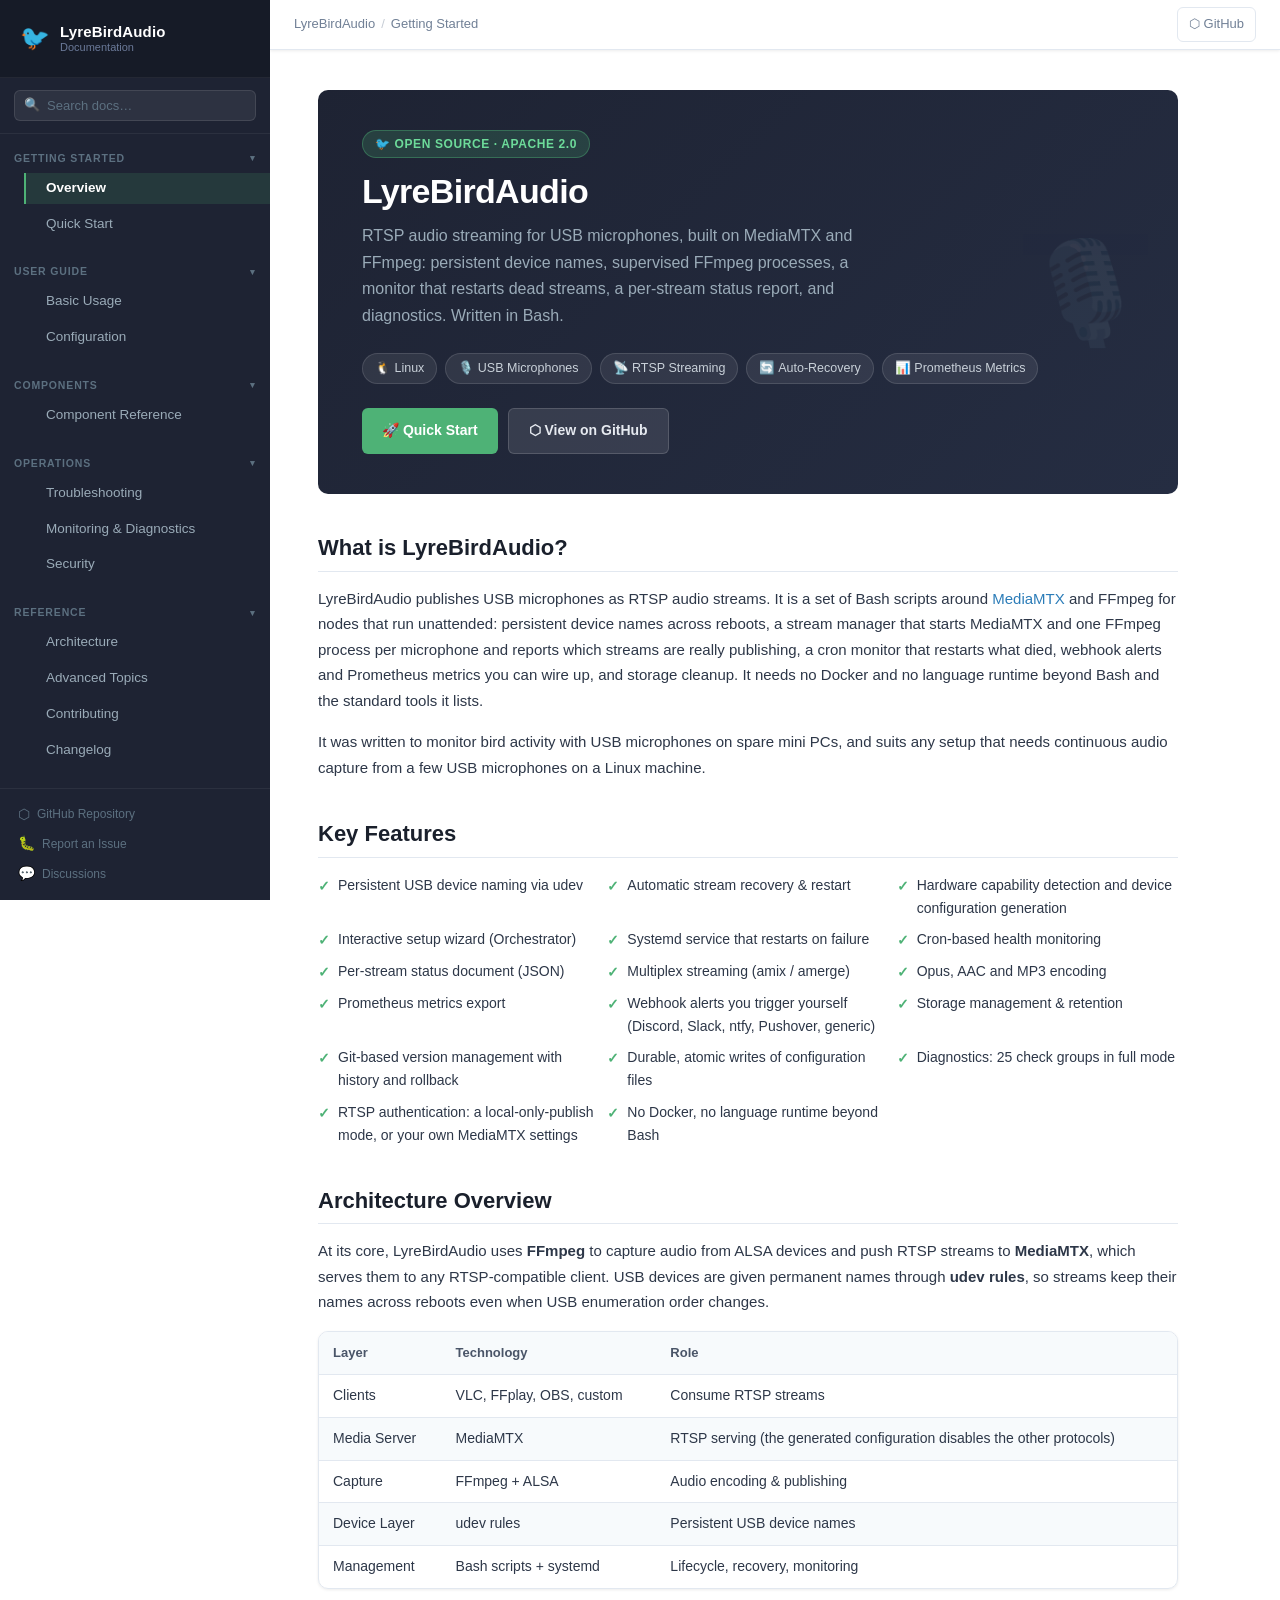
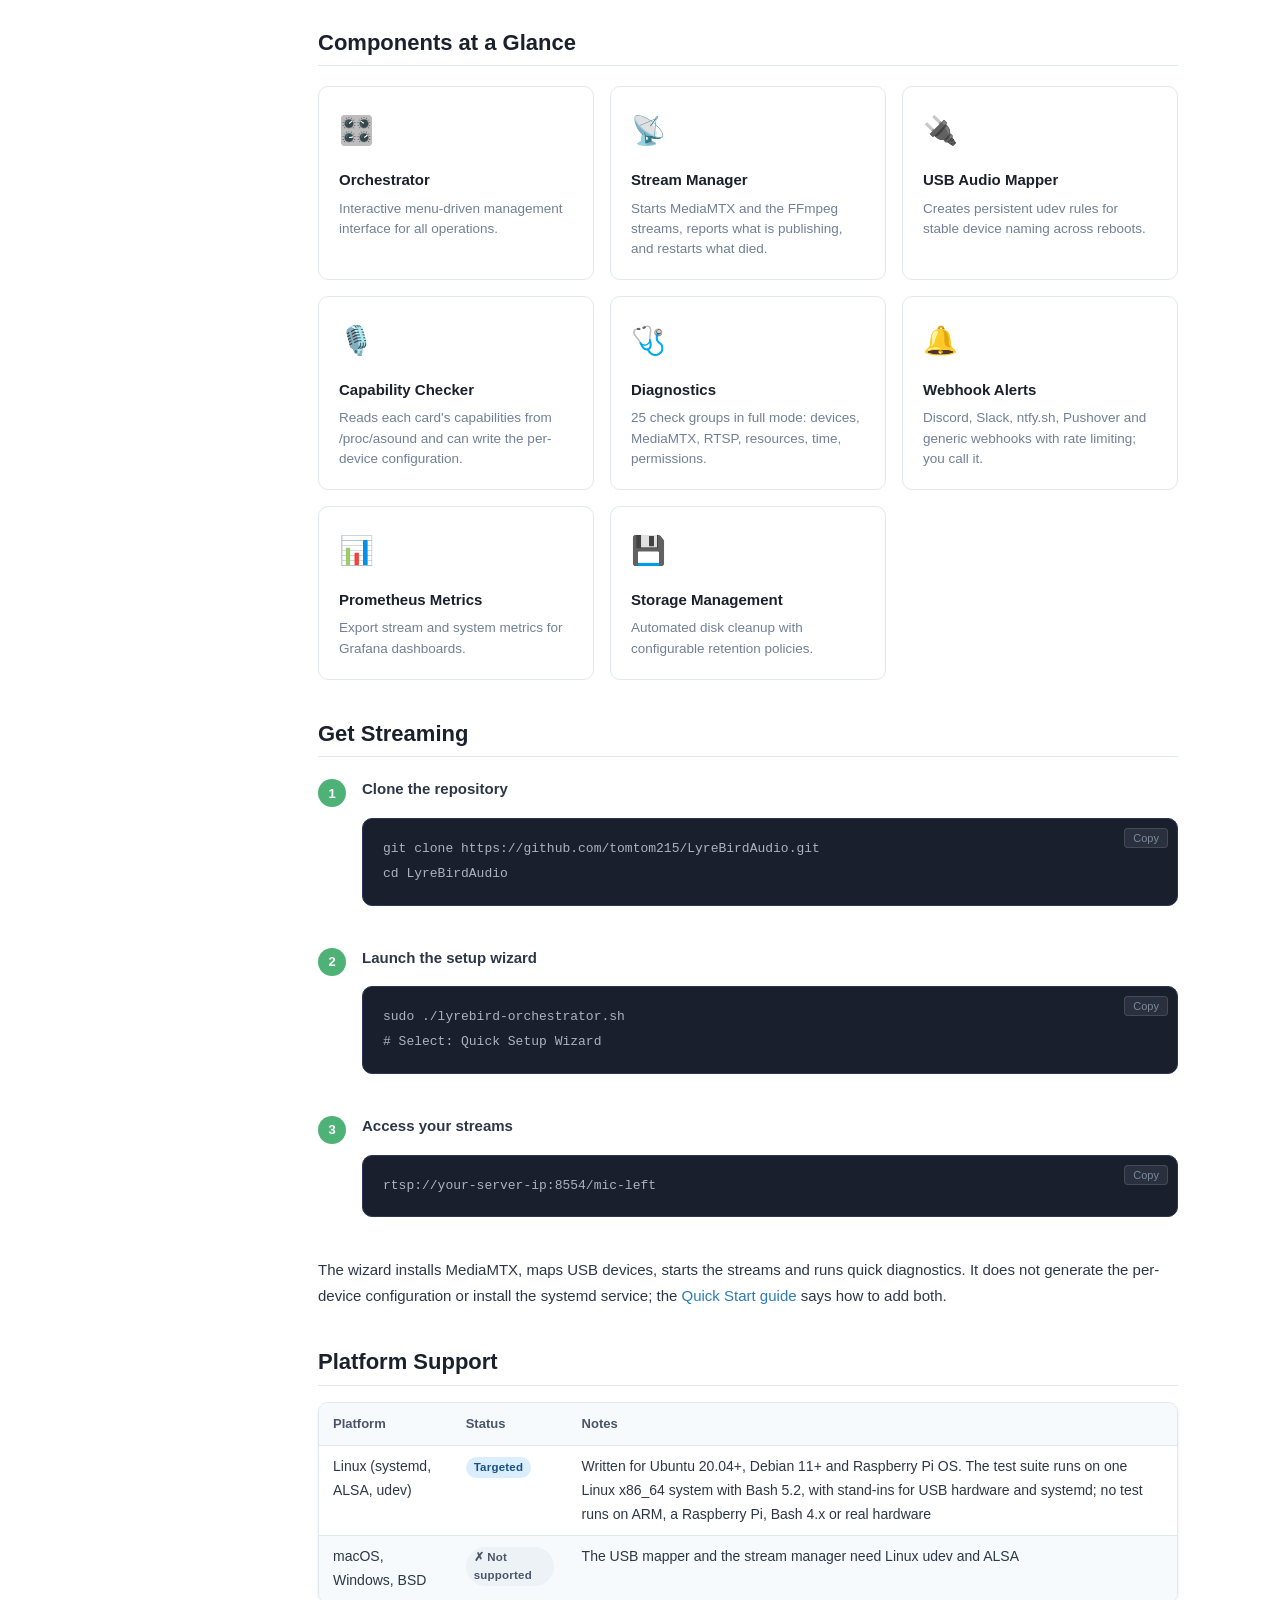
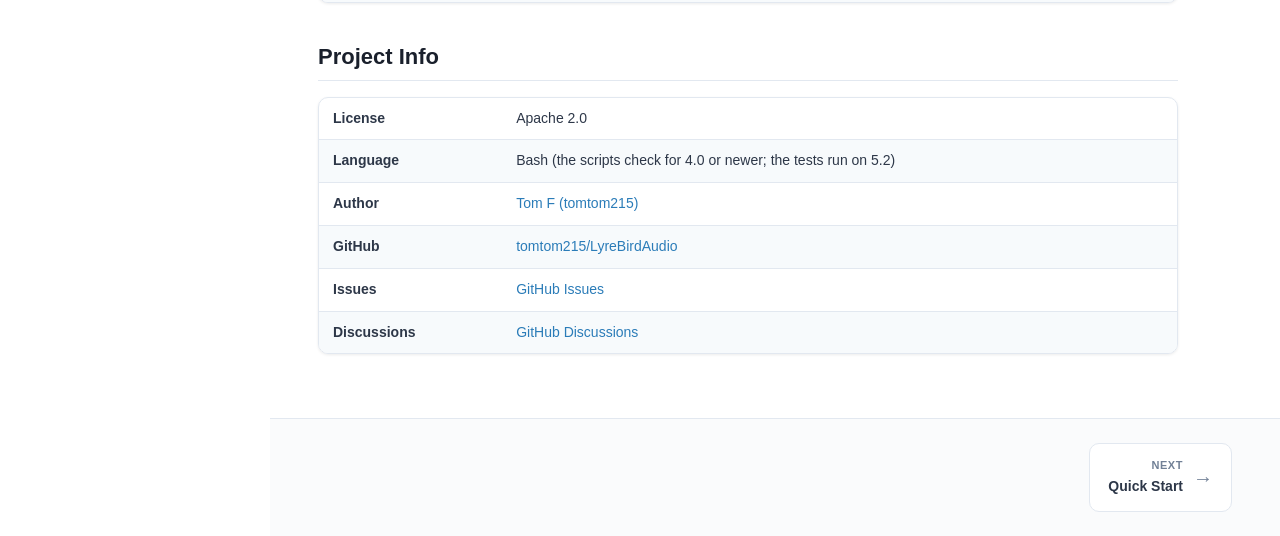
<file: docs/index.html>
<!DOCTYPE html>
<html lang="en">
<head>
  <meta charset="UTF-8">
  <meta name="viewport" content="width=device-width, initial-scale=1.0">
  <title>LyreBirdAudio Documentation</title>
  <meta name="description" content="RTSP audio streaming for USB microphones, built on MediaMTX and FFmpeg and written in Bash.">
  <link rel="stylesheet" href="css/style.css">
</head>
<body>

<div id="sidebar-overlay" class="sidebar-overlay"></div>
<aside id="sidebar" class="sidebar"></aside>

<div class="content-wrapper">
  <header id="topbar" class="topbar"></header>

  <main class="content">

    <div class="hero">
      <div class="hero-label">🐦 Open Source · Apache 2.0</div>
      <h1>LyreBirdAudio</h1>
      <p>RTSP audio streaming for USB microphones, built on MediaMTX and FFmpeg: persistent device names, supervised FFmpeg processes, a monitor that restarts dead streams, a per-stream status report, and diagnostics. Written in Bash.</p>
      <div class="hero-badges">
        <span class="hero-badge">🐧 Linux</span>
        <span class="hero-badge">🎙️ USB Microphones</span>
        <span class="hero-badge">📡 RTSP Streaming</span>
        <span class="hero-badge">🔄 Auto-Recovery</span>
        <span class="hero-badge">📊 Prometheus Metrics</span>
      </div>
      <div class="hero-actions">
        <a href="quick-start.html" class="btn btn-primary">🚀 Quick Start</a>
        <a href="https://github.com/tomtom215/LyreBirdAudio" class="btn btn-secondary" target="_blank" rel="noopener">⬡ View on GitHub</a>
      </div>
    </div>

    <h2 id="what-is-lyrebirdaudio">What is LyreBirdAudio?</h2>
    <p>
      LyreBirdAudio publishes USB microphones as RTSP audio streams. It is a set of Bash scripts around
      <a href="https://github.com/bluenviron/mediamtx" target="_blank" rel="noopener">MediaMTX</a> and FFmpeg for
      nodes that run unattended: persistent device names across reboots, a stream manager that starts MediaMTX and one
      FFmpeg process per microphone and reports which streams are really publishing, a cron monitor that restarts what died,
      webhook alerts and Prometheus metrics you can wire up, and storage cleanup. It needs no Docker and no language runtime
      beyond Bash and the standard tools it lists.
    </p>
    <p>
      It was written to monitor bird activity with USB microphones on spare mini PCs, and suits any setup that needs
      continuous audio capture from a few USB microphones on a Linux machine.
    </p>

    <h2 id="key-features">Key Features</h2>
    <ul class="feature-list">
      <li>Persistent USB device naming via udev</li>
      <li>Automatic stream recovery &amp; restart</li>
      <li>Hardware capability detection and device configuration generation</li>
      <li>Interactive setup wizard (Orchestrator)</li>
      <li>Systemd service that restarts on failure</li>
      <li>Cron-based health monitoring</li>
      <li>Per-stream status document (JSON)</li>
      <li>Multiplex streaming (amix / amerge)</li>
      <li>Opus, AAC and MP3 encoding</li>
      <li>Prometheus metrics export</li>
      <li>Webhook alerts you trigger yourself (Discord, Slack, ntfy, Pushover, generic)</li>
      <li>Storage management &amp; retention</li>
      <li>Git-based version management with history and rollback</li>
      <li>Durable, atomic writes of configuration files</li>
      <li>Diagnostics: 25 check groups in full mode</li>
      <li>RTSP authentication: a local-only-publish mode, or your own MediaMTX settings</li>
      <li>No Docker, no language runtime beyond Bash</li>
    </ul>

    <h2 id="architecture-overview">Architecture Overview</h2>
    <p>
      At its core, LyreBirdAudio uses <strong>FFmpeg</strong> to capture audio from ALSA devices and push
      RTSP streams to <strong>MediaMTX</strong>, which serves them to any RTSP-compatible client.
      USB devices are given permanent names through <strong>udev rules</strong>, so streams keep their names
      across reboots even when USB enumeration order changes.
    </p>
    <div class="table-wrapper">
      <table>
        <thead>
          <tr>
            <th>Layer</th>
            <th>Technology</th>
            <th>Role</th>
          </tr>
        </thead>
        <tbody>
          <tr>
            <td>Clients</td>
            <td>VLC, FFplay, OBS, custom</td>
            <td>Consume RTSP streams</td>
          </tr>
          <tr>
            <td>Media Server</td>
            <td>MediaMTX</td>
            <td>RTSP serving (the generated configuration disables the other protocols)</td>
          </tr>
          <tr>
            <td>Capture</td>
            <td>FFmpeg + ALSA</td>
            <td>Audio encoding &amp; publishing</td>
          </tr>
          <tr>
            <td>Device Layer</td>
            <td>udev rules</td>
            <td>Persistent USB device names</td>
          </tr>
          <tr>
            <td>Management</td>
            <td>Bash scripts + systemd</td>
            <td>Lifecycle, recovery, monitoring</td>
          </tr>
        </tbody>
      </table>
    </div>

    <h2 id="components">Components at a Glance</h2>
    <div class="card-grid">
      <a href="components.html#orchestrator" class="card">
        <div class="card-icon">🎛️</div>
        <div class="card-title">Orchestrator</div>
        <div class="card-desc">Interactive menu-driven management interface for all operations.</div>
      </a>
      <a href="components.html#stream-manager" class="card">
        <div class="card-icon">📡</div>
        <div class="card-title">Stream Manager</div>
        <div class="card-desc">Starts MediaMTX and the FFmpeg streams, reports what is publishing, and restarts what died.</div>
      </a>
      <a href="components.html#usb-mapper" class="card">
        <div class="card-icon">🔌</div>
        <div class="card-title">USB Audio Mapper</div>
        <div class="card-desc">Creates persistent udev rules for stable device naming across reboots.</div>
      </a>
      <a href="components.html#mic-check" class="card">
        <div class="card-icon">🎙️</div>
        <div class="card-title">Capability Checker</div>
        <div class="card-desc">Reads each card's capabilities from /proc/asound and can write the per-device configuration.</div>
      </a>
      <a href="components.html#diagnostics" class="card">
        <div class="card-icon">🩺</div>
        <div class="card-title">Diagnostics</div>
        <div class="card-desc">25 check groups in full mode: devices, MediaMTX, RTSP, resources, time, permissions.</div>
      </a>
      <a href="components.html#alerts" class="card">
        <div class="card-icon">🔔</div>
        <div class="card-title">Webhook Alerts</div>
        <div class="card-desc">Discord, Slack, ntfy.sh, Pushover and generic webhooks with rate limiting; you call it.</div>
      </a>
      <a href="components.html#metrics" class="card">
        <div class="card-icon">📊</div>
        <div class="card-title">Prometheus Metrics</div>
        <div class="card-desc">Export stream and system metrics for Grafana dashboards.</div>
      </a>
      <a href="components.html#storage" class="card">
        <div class="card-icon">💾</div>
        <div class="card-title">Storage Management</div>
        <div class="card-desc">Automated disk cleanup with configurable retention policies.</div>
      </a>
    </div>

    <h2 id="quick-start-summary">Get Streaming</h2>
    <ol class="steps">
      <li>
        <div>
          <strong>Clone the repository</strong>
          <pre><code>git clone https://github.com/tomtom215/LyreBirdAudio.git
cd LyreBirdAudio</code></pre>
        </div>
      </li>
      <li>
        <div>
          <strong>Launch the setup wizard</strong>
          <pre><code>sudo ./lyrebird-orchestrator.sh
# Select: Quick Setup Wizard</code></pre>
        </div>
      </li>
      <li>
        <div>
          <strong>Access your streams</strong>
          <pre><code>rtsp://your-server-ip:8554/mic-left</code></pre>
        </div>
      </li>
    </ol>
    <p>
      The wizard installs MediaMTX, maps USB devices, starts the streams and runs quick diagnostics. It does not
      generate the per-device configuration or install the systemd service; the <a href="quick-start.html">Quick Start guide</a>
      says how to add both.
    </p>

    <h2 id="platform-support">Platform Support</h2>
    <div class="table-wrapper">
      <table>
        <thead>
          <tr><th>Platform</th><th>Status</th><th>Notes</th></tr>
        </thead>
        <tbody>
          <tr>
            <td>Linux (systemd, ALSA, udev)</td>
            <td><span class="badge badge-blue">Targeted</span></td>
            <td>Written for Ubuntu 20.04+, Debian 11+ and Raspberry Pi OS. The test suite runs on one Linux x86_64 system with Bash 5.2, with stand-ins for USB hardware and systemd; no test runs on ARM, a Raspberry Pi, Bash 4.x or real hardware</td>
          </tr>
          <tr>
            <td>macOS, Windows, BSD</td>
            <td><span class="badge badge-gray">✗ Not supported</span></td>
            <td>The USB mapper and the stream manager need Linux udev and ALSA</td>
          </tr>
        </tbody>
      </table>
    </div>

    <h2 id="project-info">Project Info</h2>
    <div class="table-wrapper">
      <table>
        <tbody>
          <tr><td><strong>License</strong></td><td>Apache 2.0</td></tr>
          <tr><td><strong>Language</strong></td><td>Bash (the scripts check for 4.0 or newer; the tests run on 5.2)</td></tr>
          <tr><td><strong>Author</strong></td><td><a href="https://github.com/tomtom215" target="_blank" rel="noopener">Tom F (tomtom215)</a></td></tr>
          <tr><td><strong>GitHub</strong></td><td><a href="https://github.com/tomtom215/LyreBirdAudio" target="_blank" rel="noopener">tomtom215/LyreBirdAudio</a></td></tr>
          <tr><td><strong>Issues</strong></td><td><a href="https://github.com/tomtom215/LyreBirdAudio/issues" target="_blank" rel="noopener">GitHub Issues</a></td></tr>
          <tr><td><strong>Discussions</strong></td><td><a href="https://github.com/tomtom215/LyreBirdAudio/discussions" target="_blank" rel="noopener">GitHub Discussions</a></td></tr>
        </tbody>
      </table>
    </div>

  </main>
  <nav id="page-nav" class="page-nav"></nav>
</div>

<script src="js/nav.js"></script>
<script src="js/search.js"></script>
</body>
</html>
</file>
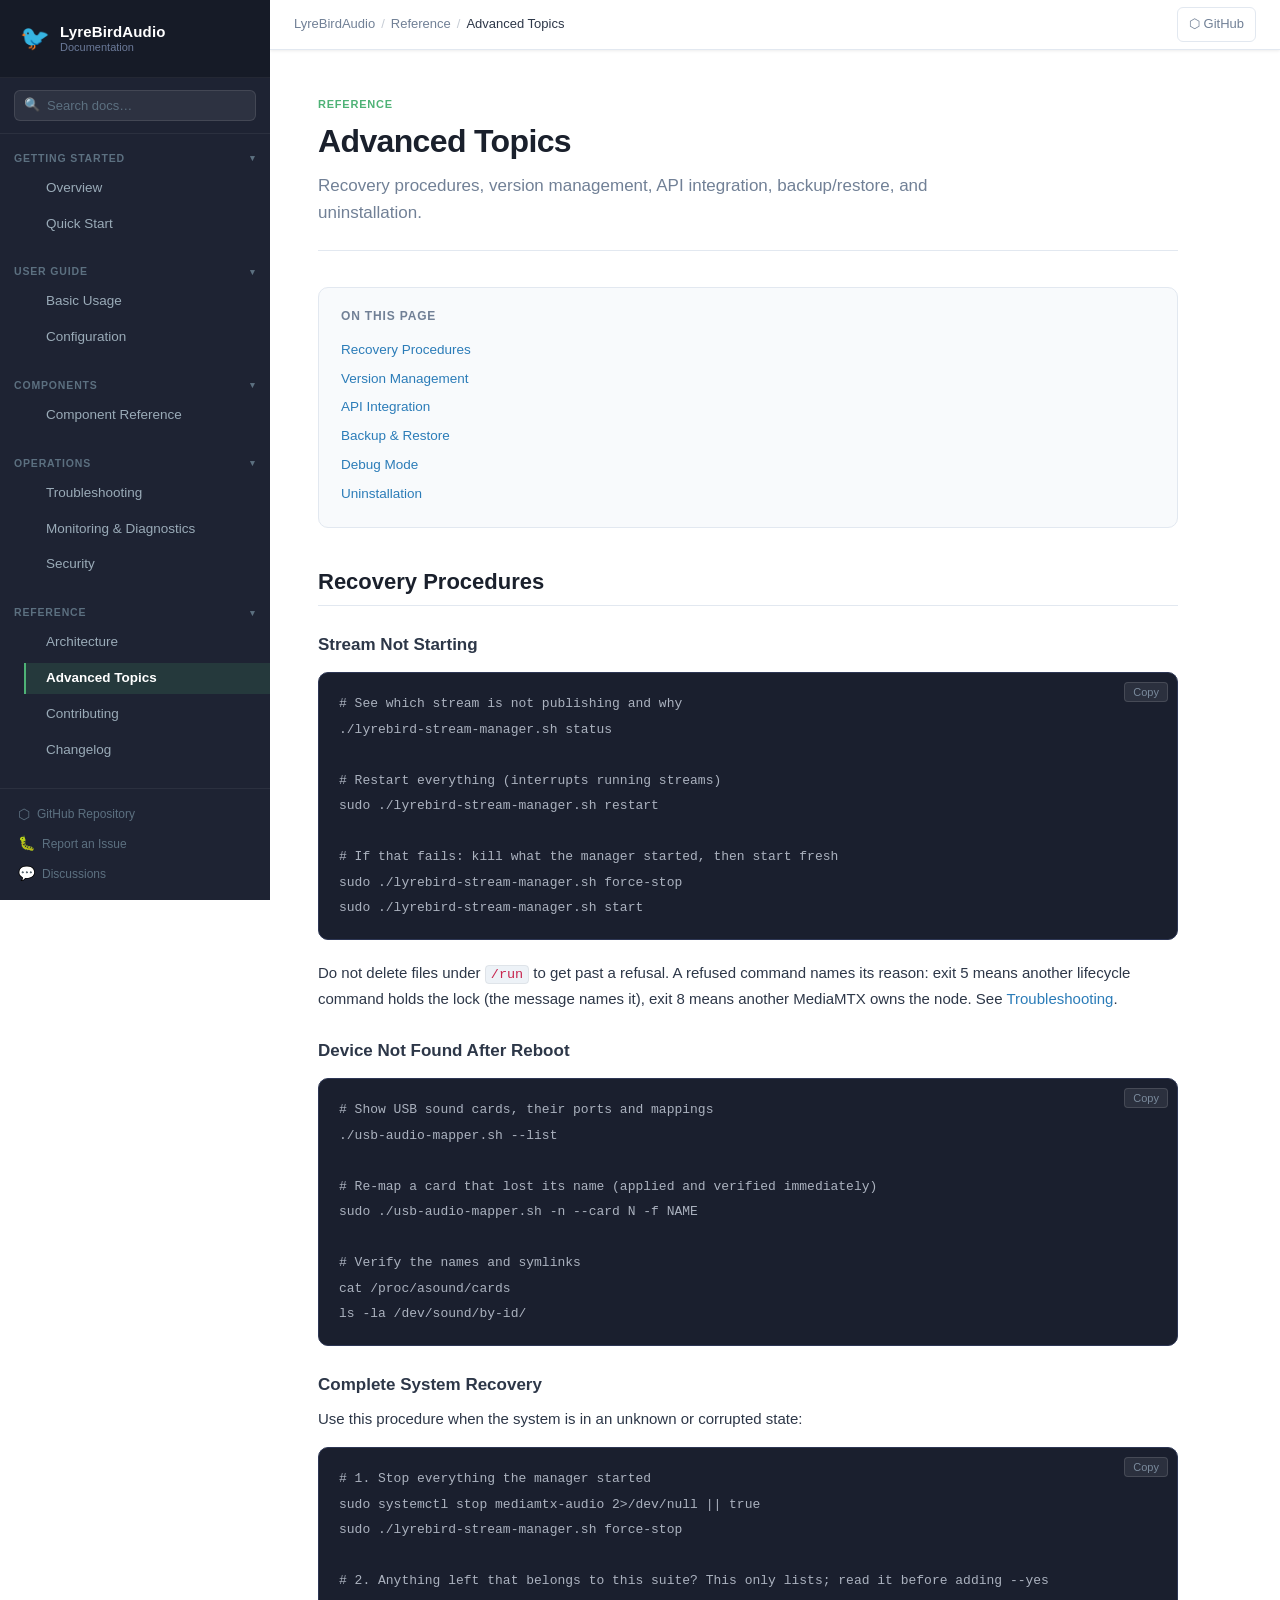
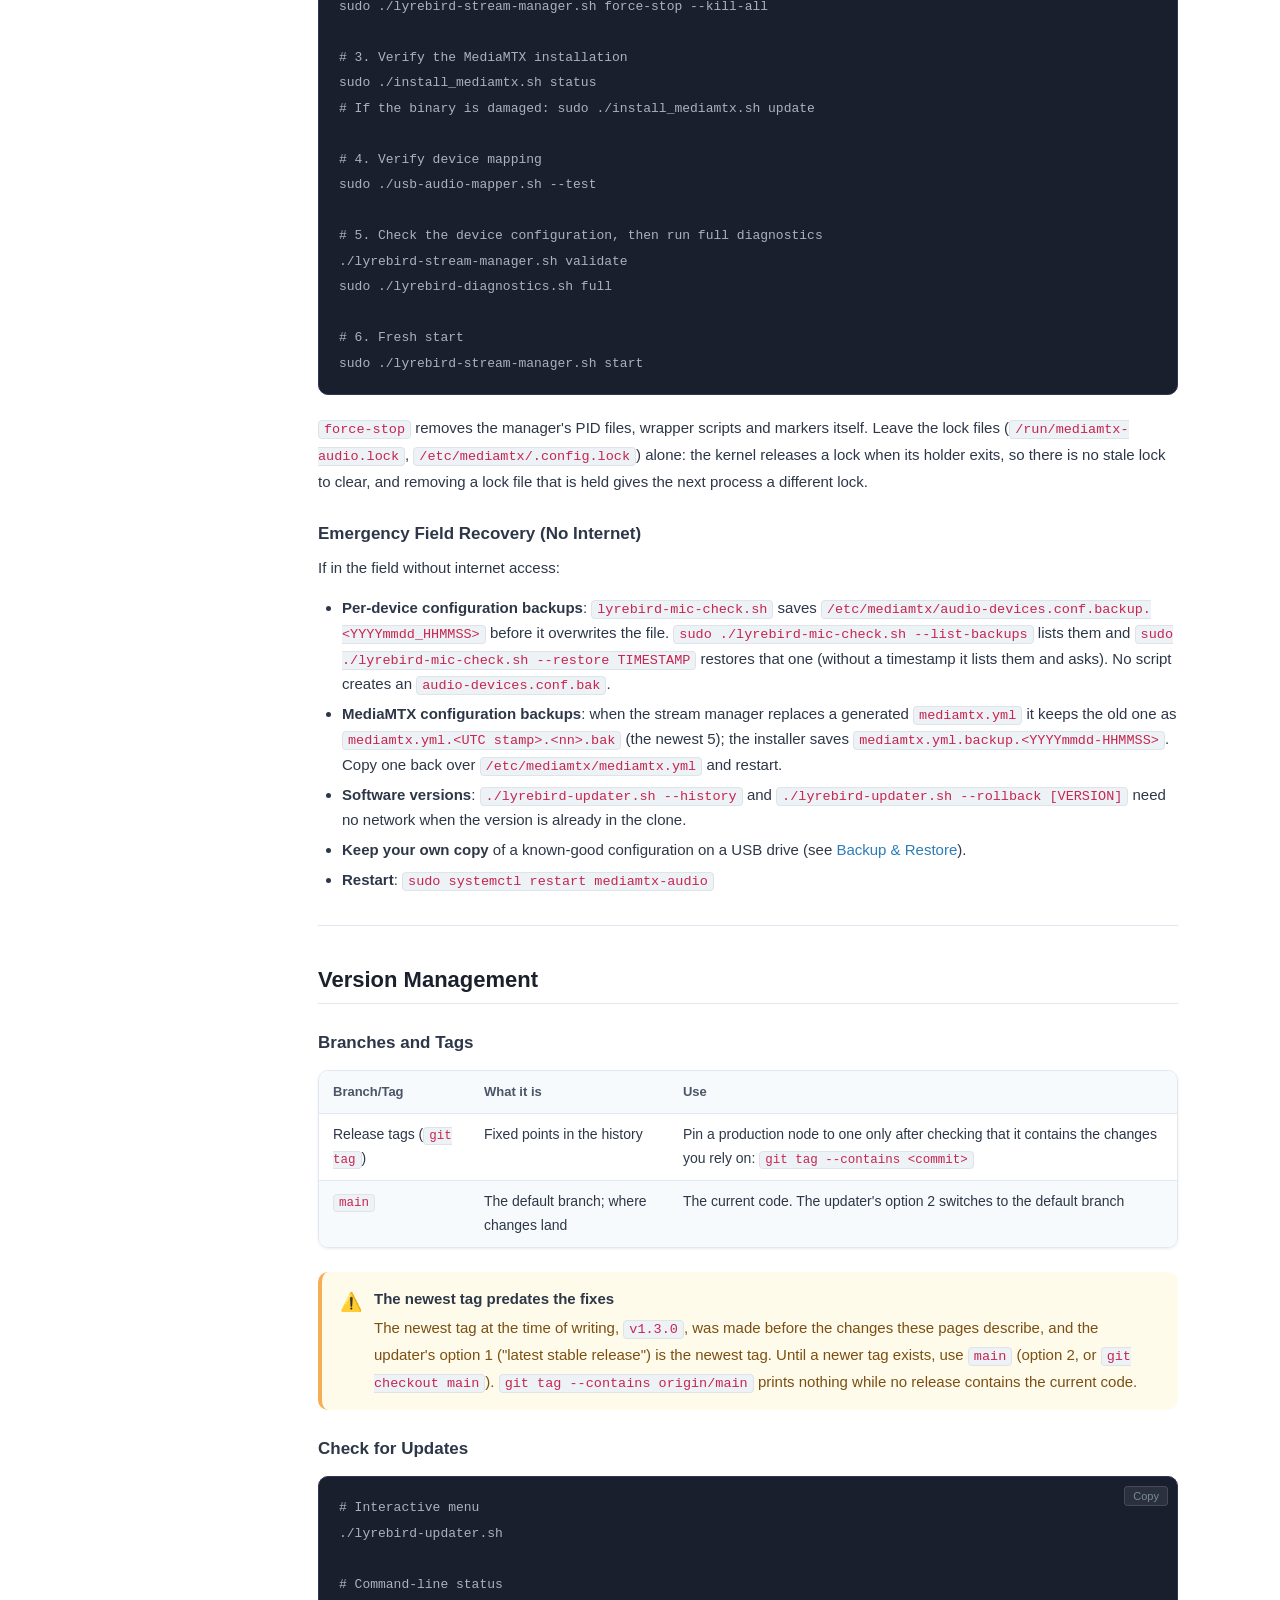
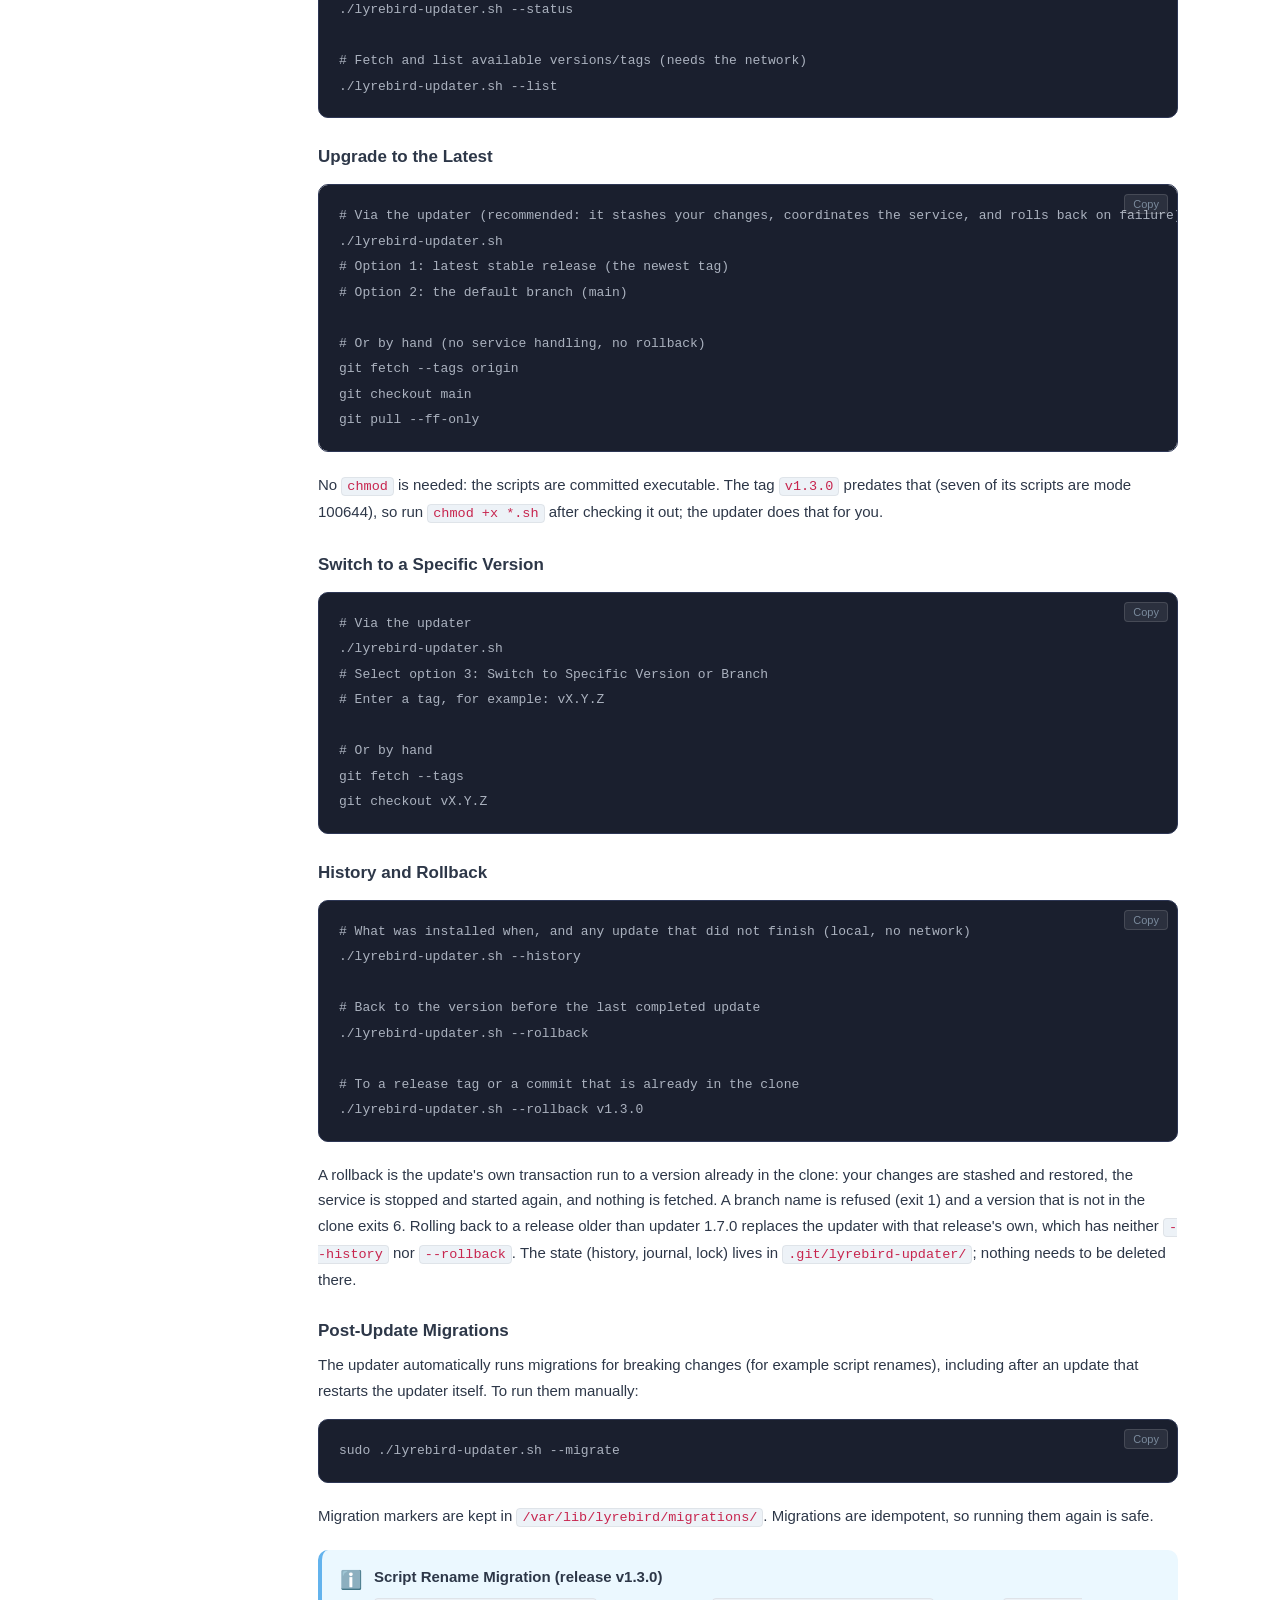
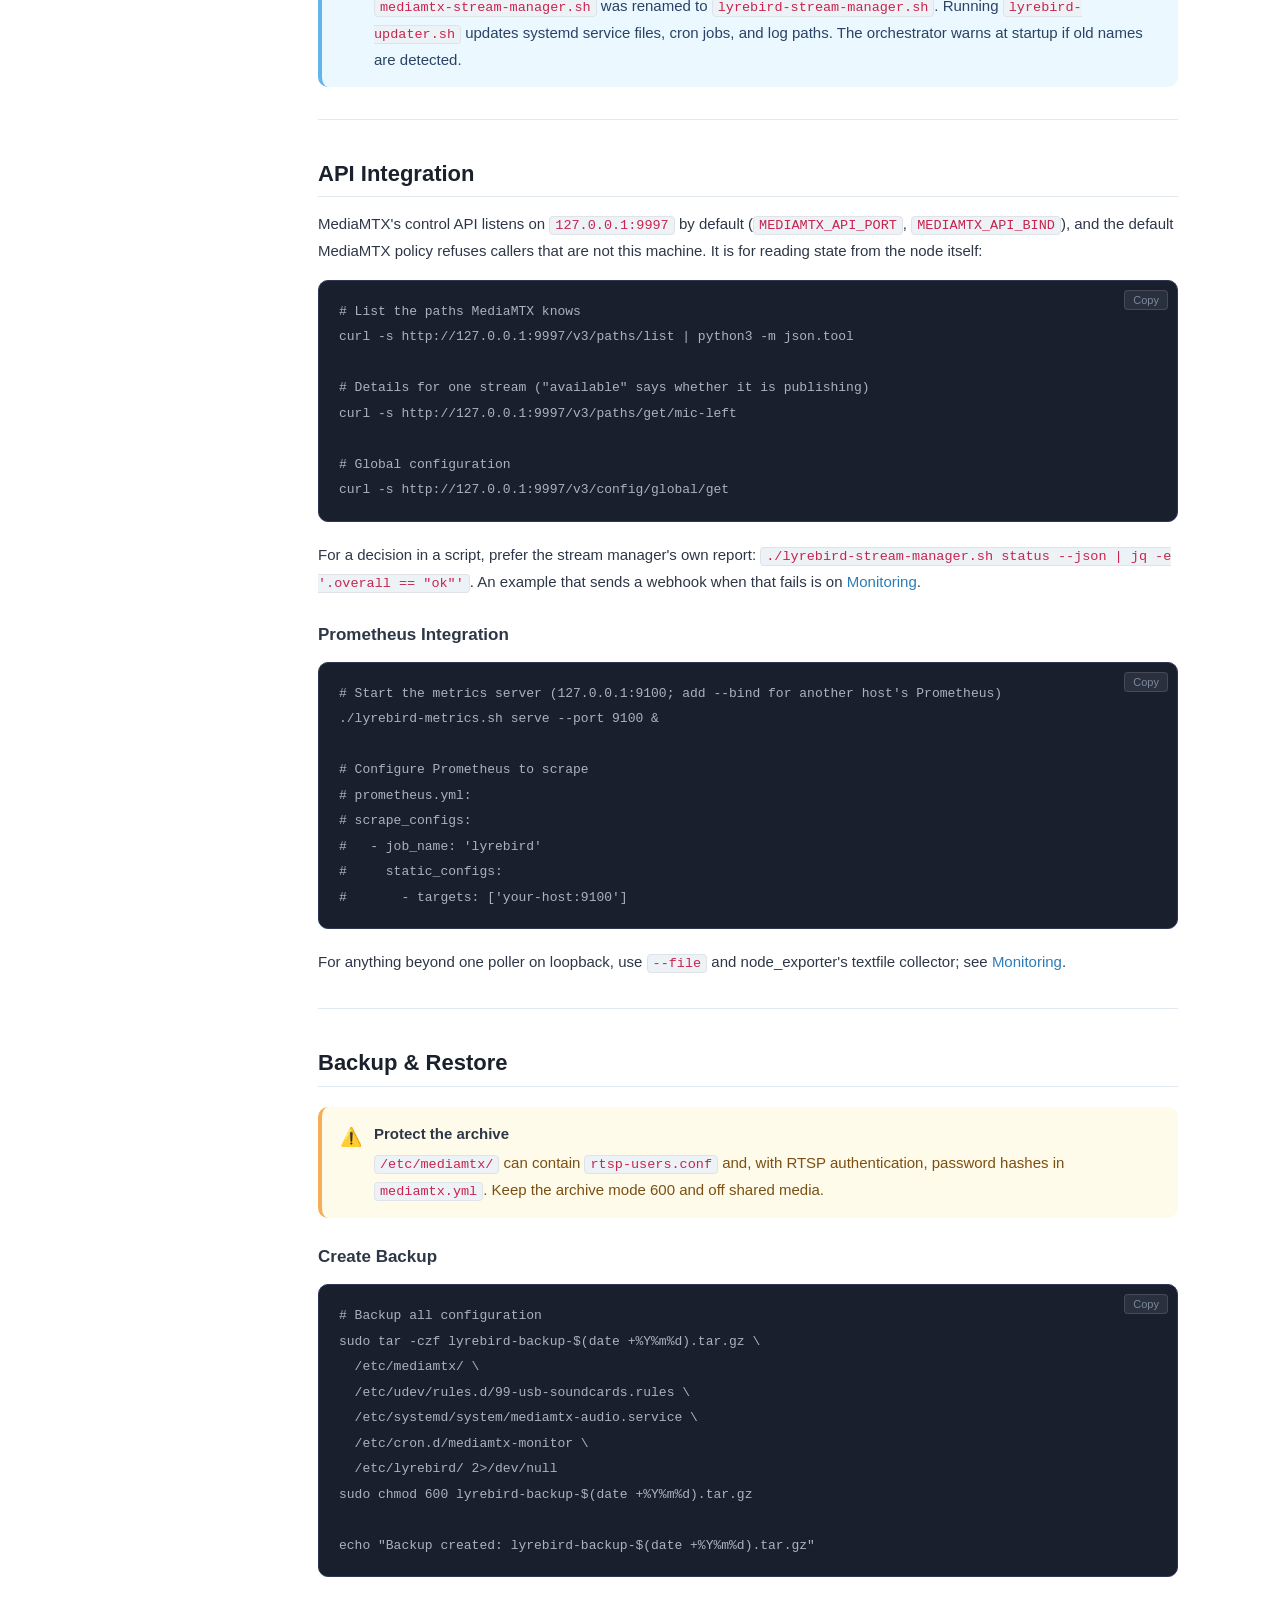
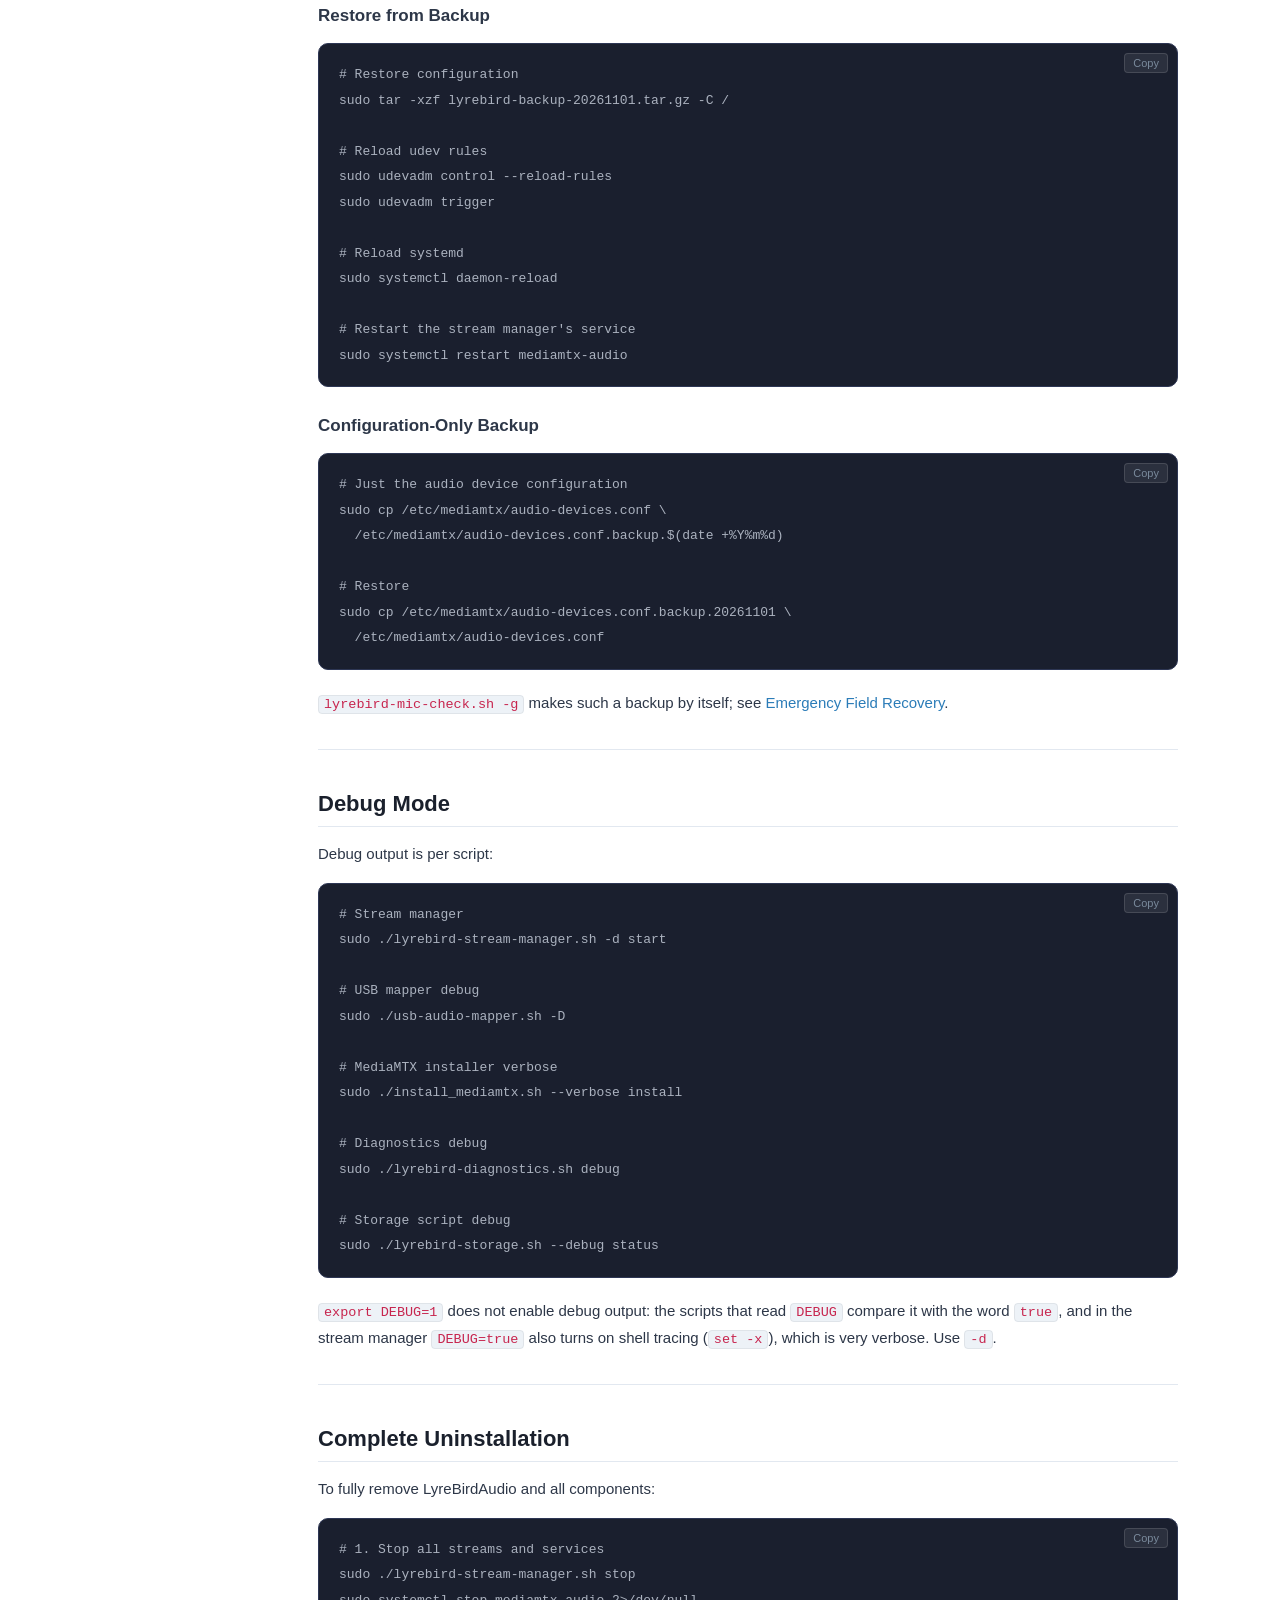
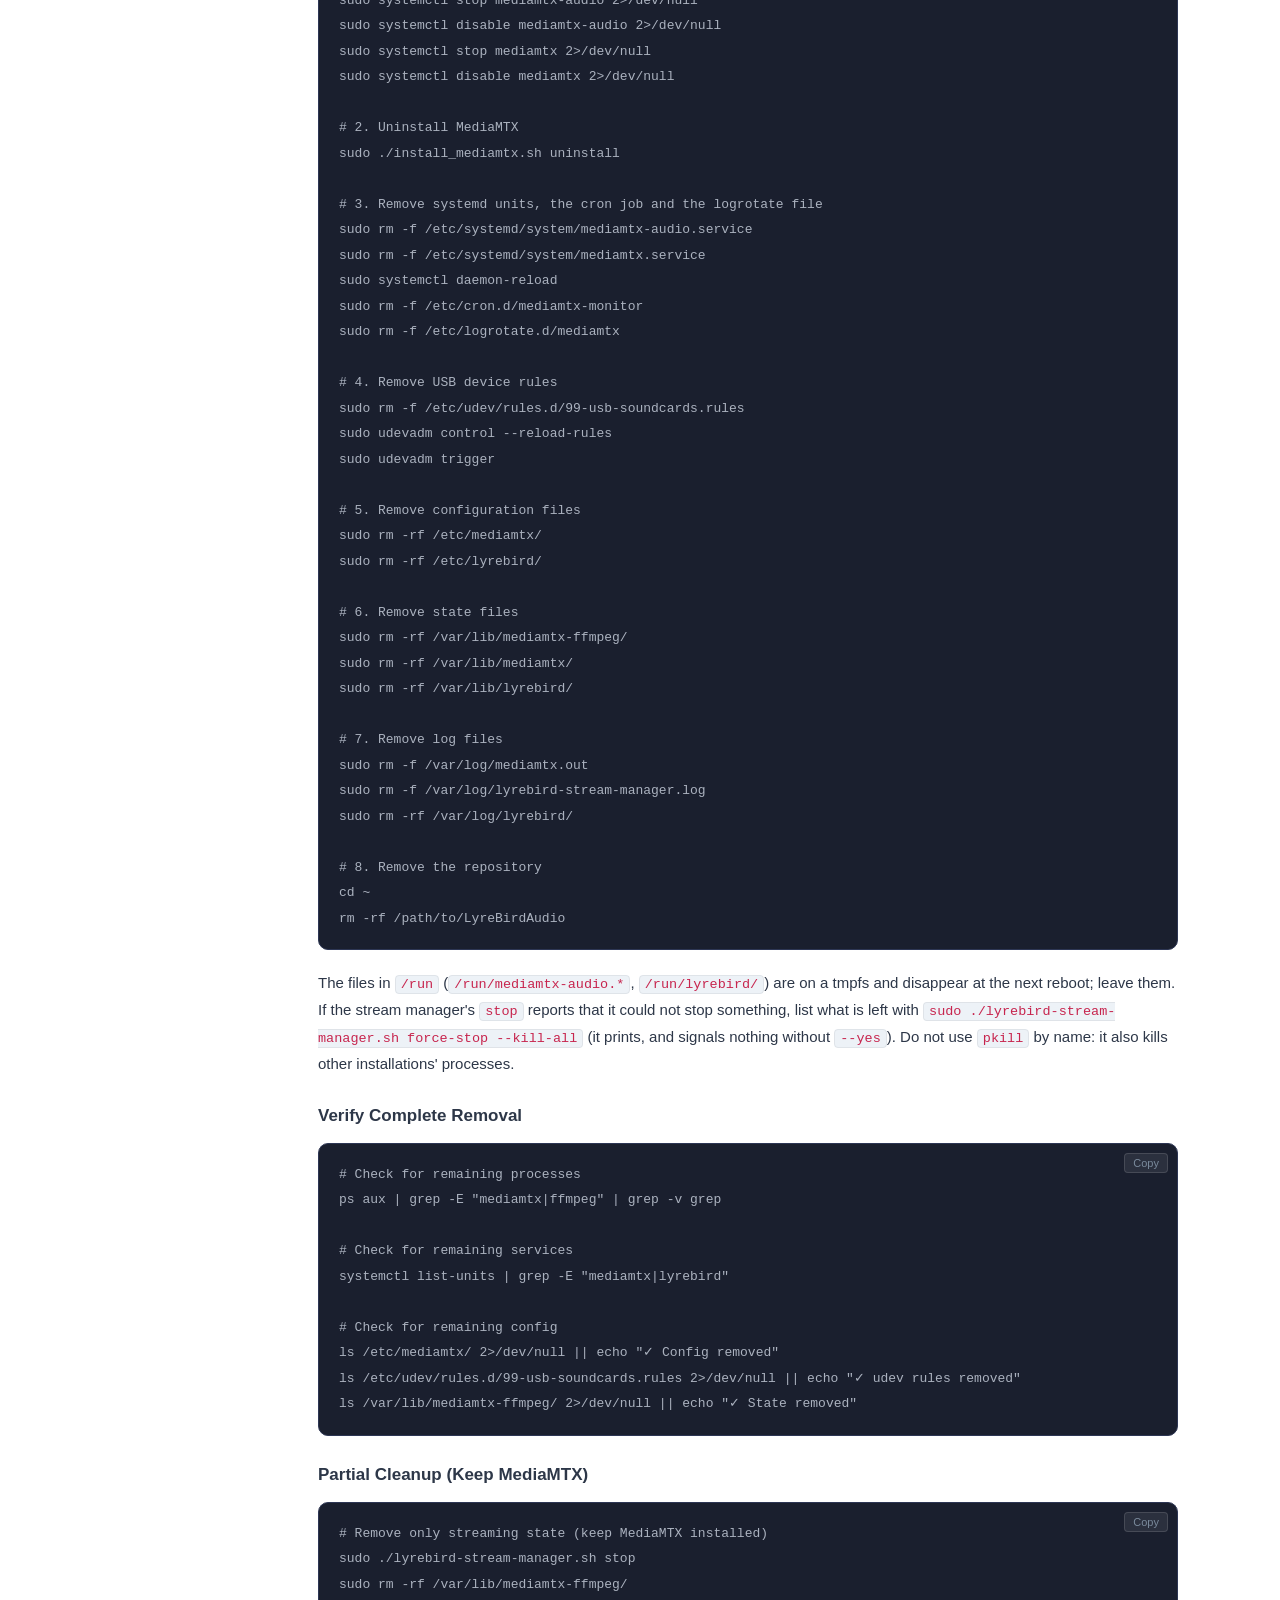
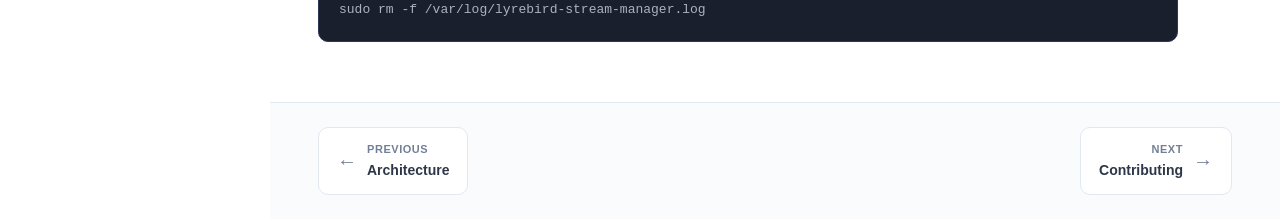
<file: docs/advanced.html>
<!DOCTYPE html>
<html lang="en">
<head>
  <meta charset="UTF-8">
  <meta name="viewport" content="width=device-width, initial-scale=1.0">
  <title>Advanced Topics - LyreBirdAudio Docs</title>
  <meta name="description" content="Recovery procedures, version management, API integration, backup and restore, and uninstallation.">
  <link rel="stylesheet" href="css/style.css">
</head>
<body>

<div id="sidebar-overlay" class="sidebar-overlay"></div>
<aside id="sidebar" class="sidebar"></aside>

<div class="content-wrapper">
  <header id="topbar" class="topbar"></header>

  <main class="content">
    <div class="page-header">
      <span class="page-label">Reference</span>
      <h1 class="page-title">Advanced Topics</h1>
      <p class="page-subtitle">Recovery procedures, version management, API integration, backup/restore, and uninstallation.</p>
    </div>

    <div class="toc">
      <div class="toc-title">On this page</div>
      <ul class="toc-list">
        <li><a href="#recovery">Recovery Procedures</a></li>
        <li><a href="#versions">Version Management</a></li>
        <li><a href="#api">API Integration</a></li>
        <li><a href="#backup">Backup &amp; Restore</a></li>
        <li><a href="#debug">Debug Mode</a></li>
        <li><a href="#uninstall">Uninstallation</a></li>
      </ul>
    </div>

    <h2 id="recovery">Recovery Procedures</h2>

    <h3>Stream Not Starting</h3>
    <pre><code># See which stream is not publishing and why
./lyrebird-stream-manager.sh status

# Restart everything (interrupts running streams)
sudo ./lyrebird-stream-manager.sh restart

# If that fails: kill what the manager started, then start fresh
sudo ./lyrebird-stream-manager.sh force-stop
sudo ./lyrebird-stream-manager.sh start</code></pre>
    <p>
      Do not delete files under <code>/run</code> to get past a refusal. A refused command names its reason: exit 5 means another lifecycle command holds the
      lock (the message names it), exit 8 means another MediaMTX owns the node. See <a href="troubleshooting.html#stream-issues">Troubleshooting</a>.
    </p>

    <h3>Device Not Found After Reboot</h3>
    <pre><code># Show USB sound cards, their ports and mappings
./usb-audio-mapper.sh --list

# Re-map a card that lost its name (applied and verified immediately)
sudo ./usb-audio-mapper.sh -n --card N -f NAME

# Verify the names and symlinks
cat /proc/asound/cards
ls -la /dev/sound/by-id/</code></pre>

    <h3>Complete System Recovery</h3>
    <p>Use this procedure when the system is in an unknown or corrupted state:</p>
    <pre><code># 1. Stop everything the manager started
sudo systemctl stop mediamtx-audio 2>/dev/null || true
sudo ./lyrebird-stream-manager.sh force-stop

# 2. Anything left that belongs to this suite? This only lists; read it before adding --yes
sudo ./lyrebird-stream-manager.sh force-stop --kill-all

# 3. Verify the MediaMTX installation
sudo ./install_mediamtx.sh status
# If the binary is damaged: sudo ./install_mediamtx.sh update

# 4. Verify device mapping
sudo ./usb-audio-mapper.sh --test

# 5. Check the device configuration, then run full diagnostics
./lyrebird-stream-manager.sh validate
sudo ./lyrebird-diagnostics.sh full

# 6. Fresh start
sudo ./lyrebird-stream-manager.sh start</code></pre>
    <p>
      <code>force-stop</code> removes the manager's PID files, wrapper scripts and markers itself. Leave the lock files (<code>/run/mediamtx-audio.lock</code>,
      <code>/etc/mediamtx/.config.lock</code>) alone: the kernel releases a lock when its holder exits, so there is no stale lock to clear, and removing a lock file
      that is held gives the next process a different lock.
    </p>

    <h3>Emergency Field Recovery (No Internet)</h3>
    <p>If in the field without internet access:</p>
    <ul>
      <li><strong>Per-device configuration backups</strong>: <code>lyrebird-mic-check.sh</code> saves <code>/etc/mediamtx/audio-devices.conf.backup.&lt;YYYYmmdd_HHMMSS&gt;</code> before it overwrites the file. <code>sudo ./lyrebird-mic-check.sh --list-backups</code> lists them and <code>sudo ./lyrebird-mic-check.sh --restore TIMESTAMP</code> restores that one (without a timestamp it lists them and asks). No script creates an <code>audio-devices.conf.bak</code>.</li>
      <li><strong>MediaMTX configuration backups</strong>: when the stream manager replaces a generated <code>mediamtx.yml</code> it keeps the old one as <code>mediamtx.yml.&lt;UTC stamp&gt;.&lt;nn&gt;.bak</code> (the newest 5); the installer saves <code>mediamtx.yml.backup.&lt;YYYYmmdd-HHMMSS&gt;</code>. Copy one back over <code>/etc/mediamtx/mediamtx.yml</code> and restart.</li>
      <li><strong>Software versions</strong>: <code>./lyrebird-updater.sh --history</code> and <code>./lyrebird-updater.sh --rollback [VERSION]</code> need no network when the version is already in the clone.</li>
      <li><strong>Keep your own copy</strong> of a known-good configuration on a USB drive (see <a href="#backup">Backup &amp; Restore</a>).</li>
      <li><strong>Restart</strong>: <code>sudo systemctl restart mediamtx-audio</code></li>
    </ul>

    <hr>
    <h2 id="versions">Version Management</h2>

    <h3>Branches and Tags</h3>
    <div class="table-wrapper">
      <table>
        <thead><tr><th>Branch/Tag</th><th>What it is</th><th>Use</th></tr></thead>
        <tbody>
          <tr>
            <td>Release tags (<code>git tag</code>)</td>
            <td>Fixed points in the history</td>
            <td>Pin a production node to one only after checking that it contains the changes you rely on: <code>git tag --contains &lt;commit&gt;</code></td>
          </tr>
          <tr>
            <td><code>main</code></td>
            <td>The default branch; where changes land</td>
            <td>The current code. The updater's option 2 switches to the default branch</td>
          </tr>
        </tbody>
      </table>
    </div>
    <div class="callout warning">
      <span class="callout-icon">⚠️</span>
      <div class="callout-body">
        <strong>The newest tag predates the fixes</strong>
        <p>The newest tag at the time of writing, <code>v1.3.0</code>, was made before the changes these pages describe, and the updater's option 1 ("latest stable release") is the newest tag. Until a newer tag exists, use <code>main</code> (option 2, or <code>git checkout main</code>). <code>git tag --contains origin/main</code> prints nothing while no release contains the current code.</p>
      </div>
    </div>

    <h3>Check for Updates</h3>
    <pre><code># Interactive menu
./lyrebird-updater.sh

# Command-line status
./lyrebird-updater.sh --status

# Fetch and list available versions/tags (needs the network)
./lyrebird-updater.sh --list</code></pre>

    <h3>Upgrade to the Latest</h3>
    <pre><code># Via the updater (recommended: it stashes your changes, coordinates the service, and rolls back on failure)
./lyrebird-updater.sh
# Option 1: latest stable release (the newest tag)
# Option 2: the default branch (main)

# Or by hand (no service handling, no rollback)
git fetch --tags origin
git checkout main
git pull --ff-only</code></pre>
    <p>No <code>chmod</code> is needed: the scripts are committed executable. The tag <code>v1.3.0</code> predates that (seven of its scripts are mode 100644), so run <code>chmod +x *.sh</code> after checking it out; the updater does that for you.</p>

    <h3>Switch to a Specific Version</h3>
    <pre><code># Via the updater
./lyrebird-updater.sh
# Select option 3: Switch to Specific Version or Branch
# Enter a tag, for example: vX.Y.Z

# Or by hand
git fetch --tags
git checkout vX.Y.Z</code></pre>

    <h3>History and Rollback</h3>
    <pre><code># What was installed when, and any update that did not finish (local, no network)
./lyrebird-updater.sh --history

# Back to the version before the last completed update
./lyrebird-updater.sh --rollback

# To a release tag or a commit that is already in the clone
./lyrebird-updater.sh --rollback v1.3.0</code></pre>
    <p>
      A rollback is the update's own transaction run to a version already in the clone: your changes are stashed and restored, the service is stopped and started again,
      and nothing is fetched. A branch name is refused (exit 1) and a version that is not in the clone exits 6. Rolling back to a release older than updater 1.7.0
      replaces the updater with that release's own, which has neither <code>--history</code> nor <code>--rollback</code>. The state (history, journal, lock) lives in
      <code>.git/lyrebird-updater/</code>; nothing needs to be deleted there.
    </p>

    <h3>Post-Update Migrations</h3>
    <p>The updater automatically runs migrations for breaking changes (for example script renames), including after an update that restarts the updater itself.
    To run them manually:</p>
    <pre><code>sudo ./lyrebird-updater.sh --migrate</code></pre>

    <p>Migration markers are kept in <code>/var/lib/lyrebird/migrations/</code>. Migrations are
    idempotent, so running them again is safe.</p>

    <div class="callout info">
      <span class="callout-icon">ℹ️</span>
      <div class="callout-body">
        <strong>Script Rename Migration (release v1.3.0)</strong>
        <p><code>mediamtx-stream-manager.sh</code> was renamed to <code>lyrebird-stream-manager.sh</code>. Running <code>lyrebird-updater.sh</code> updates systemd service files, cron jobs, and log paths. The orchestrator warns at startup if old names are detected.</p>
      </div>
    </div>

    <hr>
    <h2 id="api">API Integration</h2>
    <p>
      MediaMTX's control API listens on <code>127.0.0.1:9997</code> by default (<code>MEDIAMTX_API_PORT</code>, <code>MEDIAMTX_API_BIND</code>), and the default MediaMTX policy
      refuses callers that are not this machine. It is for reading state from the node itself:
    </p>

    <pre><code># List the paths MediaMTX knows
curl -s http://127.0.0.1:9997/v3/paths/list | python3 -m json.tool

# Details for one stream ("available" says whether it is publishing)
curl -s http://127.0.0.1:9997/v3/paths/get/mic-left

# Global configuration
curl -s http://127.0.0.1:9997/v3/config/global/get</code></pre>
    <p>
      For a decision in a script, prefer the stream manager's own report: <code>./lyrebird-stream-manager.sh status --json | jq -e '.overall == "ok"'</code>.
      An example that sends a webhook when that fails is on <a href="monitoring.html#alerts">Monitoring</a>.
    </p>

    <h3>Prometheus Integration</h3>
    <pre><code># Start the metrics server (127.0.0.1:9100; add --bind for another host's Prometheus)
./lyrebird-metrics.sh serve --port 9100 &amp;

# Configure Prometheus to scrape
# prometheus.yml:
# scrape_configs:
#   - job_name: 'lyrebird'
#     static_configs:
#       - targets: ['your-host:9100']</code></pre>
    <p>For anything beyond one poller on loopback, use <code>--file</code> and node_exporter's textfile collector; see <a href="monitoring.html#prometheus">Monitoring</a>.</p>

    <hr>
    <h2 id="backup">Backup &amp; Restore</h2>

    <div class="callout warning">
      <span class="callout-icon">⚠️</span>
      <div class="callout-body">
        <strong>Protect the archive</strong>
        <p><code>/etc/mediamtx/</code> can contain <code>rtsp-users.conf</code> and, with RTSP authentication, password hashes in <code>mediamtx.yml</code>. Keep the archive mode 600 and off shared media.</p>
      </div>
    </div>

    <h3>Create Backup</h3>
    <pre><code># Backup all configuration
sudo tar -czf lyrebird-backup-$(date +%Y%m%d).tar.gz \
  /etc/mediamtx/ \
  /etc/udev/rules.d/99-usb-soundcards.rules \
  /etc/systemd/system/mediamtx-audio.service \
  /etc/cron.d/mediamtx-monitor \
  /etc/lyrebird/ 2>/dev/null
sudo chmod 600 lyrebird-backup-$(date +%Y%m%d).tar.gz

echo "Backup created: lyrebird-backup-$(date +%Y%m%d).tar.gz"</code></pre>

    <h3>Restore from Backup</h3>
    <pre><code># Restore configuration
sudo tar -xzf lyrebird-backup-20261101.tar.gz -C /

# Reload udev rules
sudo udevadm control --reload-rules
sudo udevadm trigger

# Reload systemd
sudo systemctl daemon-reload

# Restart the stream manager's service
sudo systemctl restart mediamtx-audio</code></pre>

    <h3>Configuration-Only Backup</h3>
    <pre><code># Just the audio device configuration
sudo cp /etc/mediamtx/audio-devices.conf \
  /etc/mediamtx/audio-devices.conf.backup.$(date +%Y%m%d)

# Restore
sudo cp /etc/mediamtx/audio-devices.conf.backup.20261101 \
  /etc/mediamtx/audio-devices.conf</code></pre>
    <p><code>lyrebird-mic-check.sh -g</code> makes such a backup by itself; see <a href="#recovery">Emergency Field Recovery</a>.</p>

    <hr>
    <h2 id="debug">Debug Mode</h2>
    <p>Debug output is per script:</p>
    <pre><code># Stream manager
sudo ./lyrebird-stream-manager.sh -d start

# USB mapper debug
sudo ./usb-audio-mapper.sh -D

# MediaMTX installer verbose
sudo ./install_mediamtx.sh --verbose install

# Diagnostics debug
sudo ./lyrebird-diagnostics.sh debug

# Storage script debug
sudo ./lyrebird-storage.sh --debug status</code></pre>
    <p>
      <code>export DEBUG=1</code> does not enable debug output: the scripts that read <code>DEBUG</code> compare it with the word <code>true</code>, and in the stream manager
      <code>DEBUG=true</code> also turns on shell tracing (<code>set -x</code>), which is very verbose. Use <code>-d</code>.
    </p>

    <hr>
    <h2 id="uninstall">Complete Uninstallation</h2>
    <p>To fully remove LyreBirdAudio and all components:</p>

    <pre><code># 1. Stop all streams and services
sudo ./lyrebird-stream-manager.sh stop
sudo systemctl stop mediamtx-audio 2>/dev/null
sudo systemctl disable mediamtx-audio 2>/dev/null
sudo systemctl stop mediamtx 2>/dev/null
sudo systemctl disable mediamtx 2>/dev/null

# 2. Uninstall MediaMTX
sudo ./install_mediamtx.sh uninstall

# 3. Remove systemd units, the cron job and the logrotate file
sudo rm -f /etc/systemd/system/mediamtx-audio.service
sudo rm -f /etc/systemd/system/mediamtx.service
sudo systemctl daemon-reload
sudo rm -f /etc/cron.d/mediamtx-monitor
sudo rm -f /etc/logrotate.d/mediamtx

# 4. Remove USB device rules
sudo rm -f /etc/udev/rules.d/99-usb-soundcards.rules
sudo udevadm control --reload-rules
sudo udevadm trigger

# 5. Remove configuration files
sudo rm -rf /etc/mediamtx/
sudo rm -rf /etc/lyrebird/

# 6. Remove state files
sudo rm -rf /var/lib/mediamtx-ffmpeg/
sudo rm -rf /var/lib/mediamtx/
sudo rm -rf /var/lib/lyrebird/

# 7. Remove log files
sudo rm -f /var/log/mediamtx.out
sudo rm -f /var/log/lyrebird-stream-manager.log
sudo rm -rf /var/log/lyrebird/

# 8. Remove the repository
cd ~
rm -rf /path/to/LyreBirdAudio</code></pre>
    <p>
      The files in <code>/run</code> (<code>/run/mediamtx-audio.*</code>, <code>/run/lyrebird/</code>) are on a tmpfs and disappear at the next reboot; leave them.
      If the stream manager's <code>stop</code> reports that it could not stop something, list what is left with
      <code>sudo ./lyrebird-stream-manager.sh force-stop --kill-all</code> (it prints, and signals nothing without <code>--yes</code>). Do not use
      <code>pkill</code> by name: it also kills other installations' processes.
    </p>

    <h3>Verify Complete Removal</h3>
    <pre><code># Check for remaining processes
ps aux | grep -E "mediamtx|ffmpeg" | grep -v grep

# Check for remaining services
systemctl list-units | grep -E "mediamtx|lyrebird"

# Check for remaining config
ls /etc/mediamtx/ 2>/dev/null || echo "✓ Config removed"
ls /etc/udev/rules.d/99-usb-soundcards.rules 2>/dev/null || echo "✓ udev rules removed"
ls /var/lib/mediamtx-ffmpeg/ 2>/dev/null || echo "✓ State removed"</code></pre>

    <h3>Partial Cleanup (Keep MediaMTX)</h3>
    <pre><code># Remove only streaming state (keep MediaMTX installed)
sudo ./lyrebird-stream-manager.sh stop
sudo rm -rf /var/lib/mediamtx-ffmpeg/
sudo rm -f /var/log/lyrebird-stream-manager.log</code></pre>

  </main>
  <nav id="page-nav" class="page-nav"></nav>
</div>

<script src="js/nav.js"></script>
<script src="js/search.js"></script>
</body>
</html>
</file>
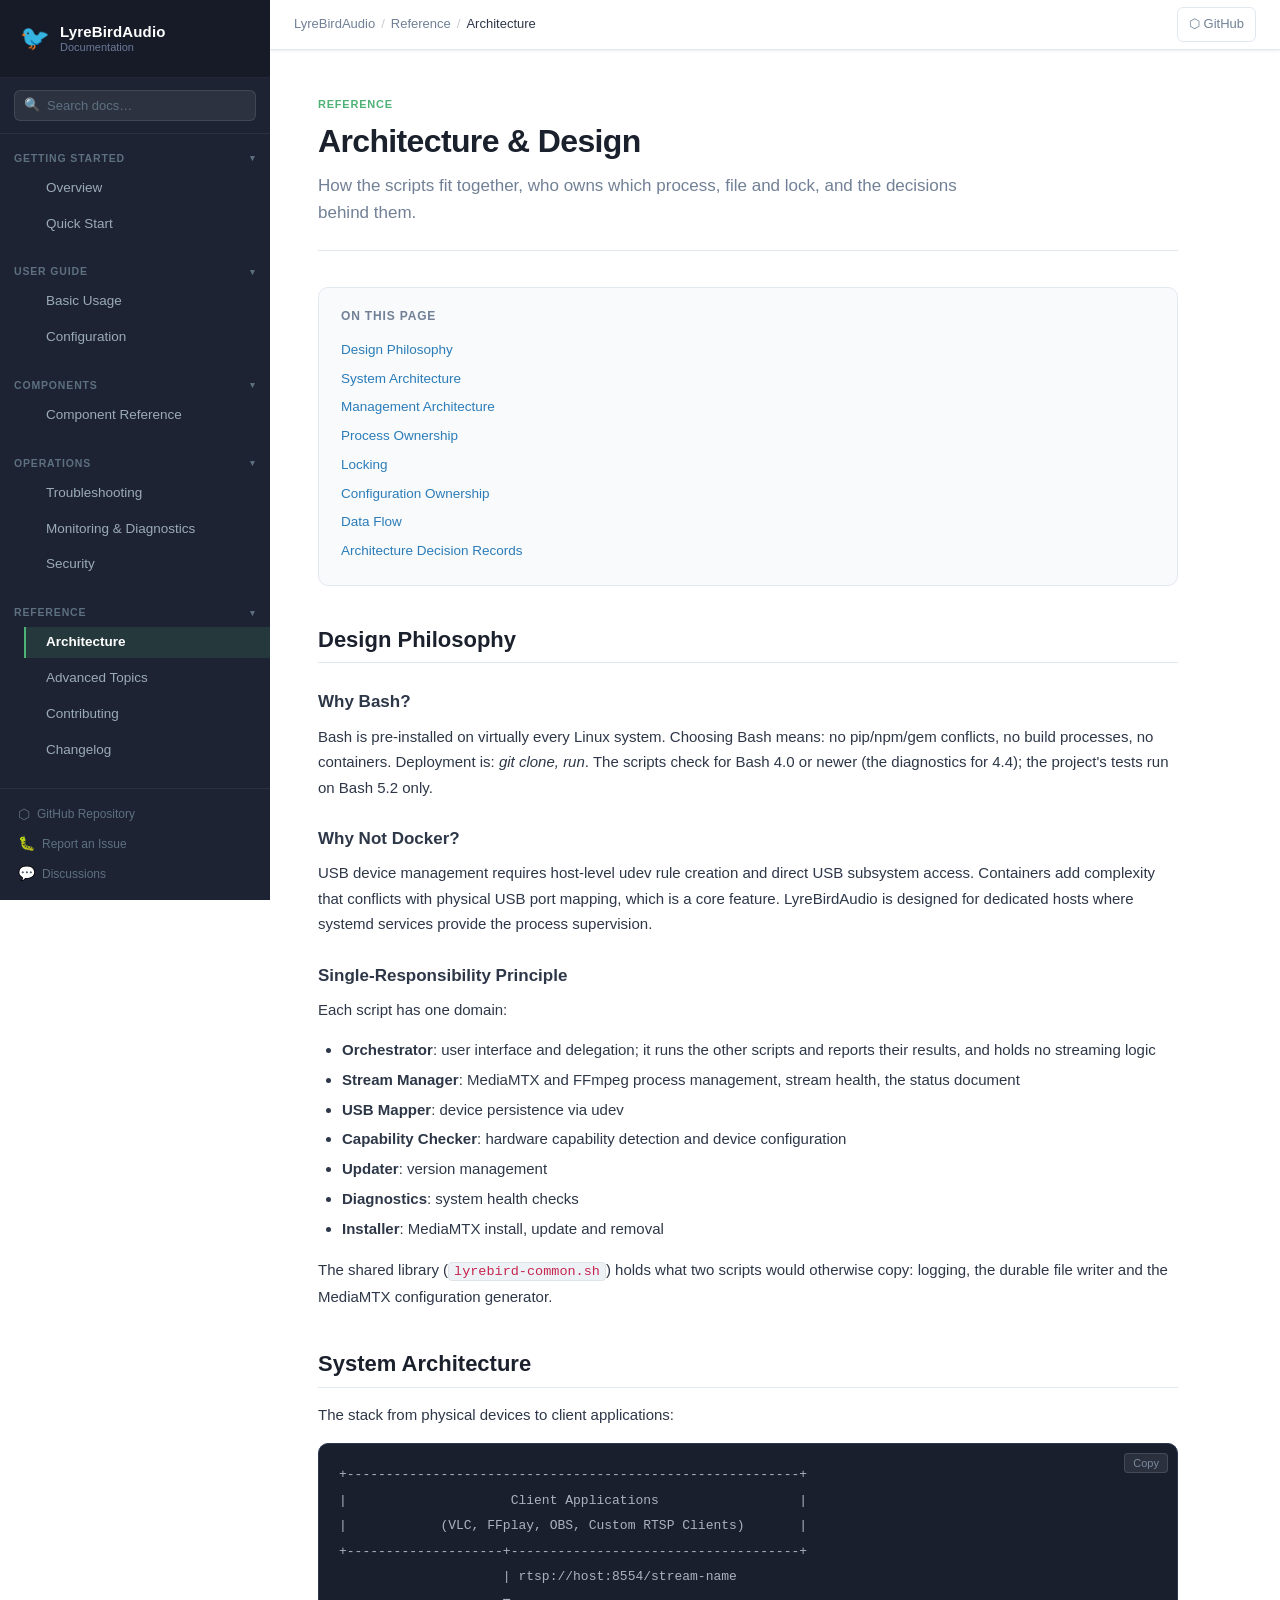
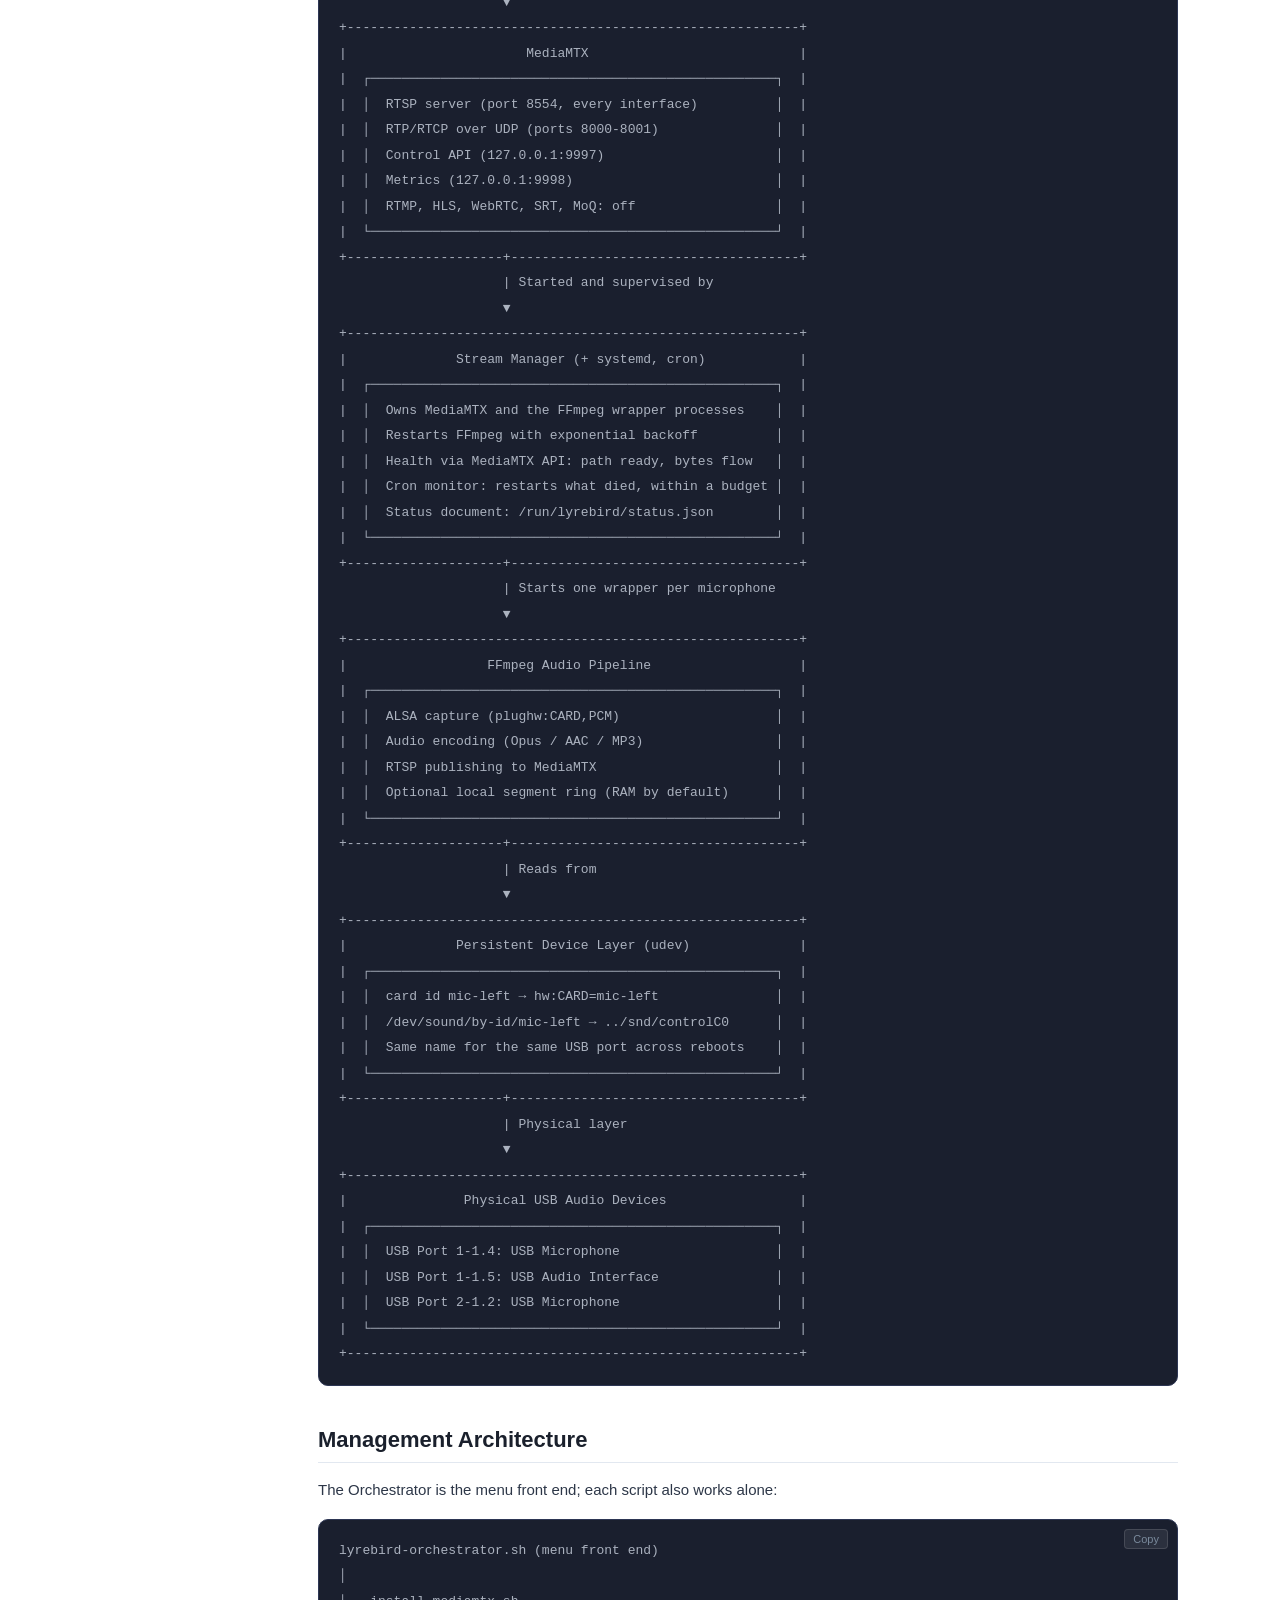
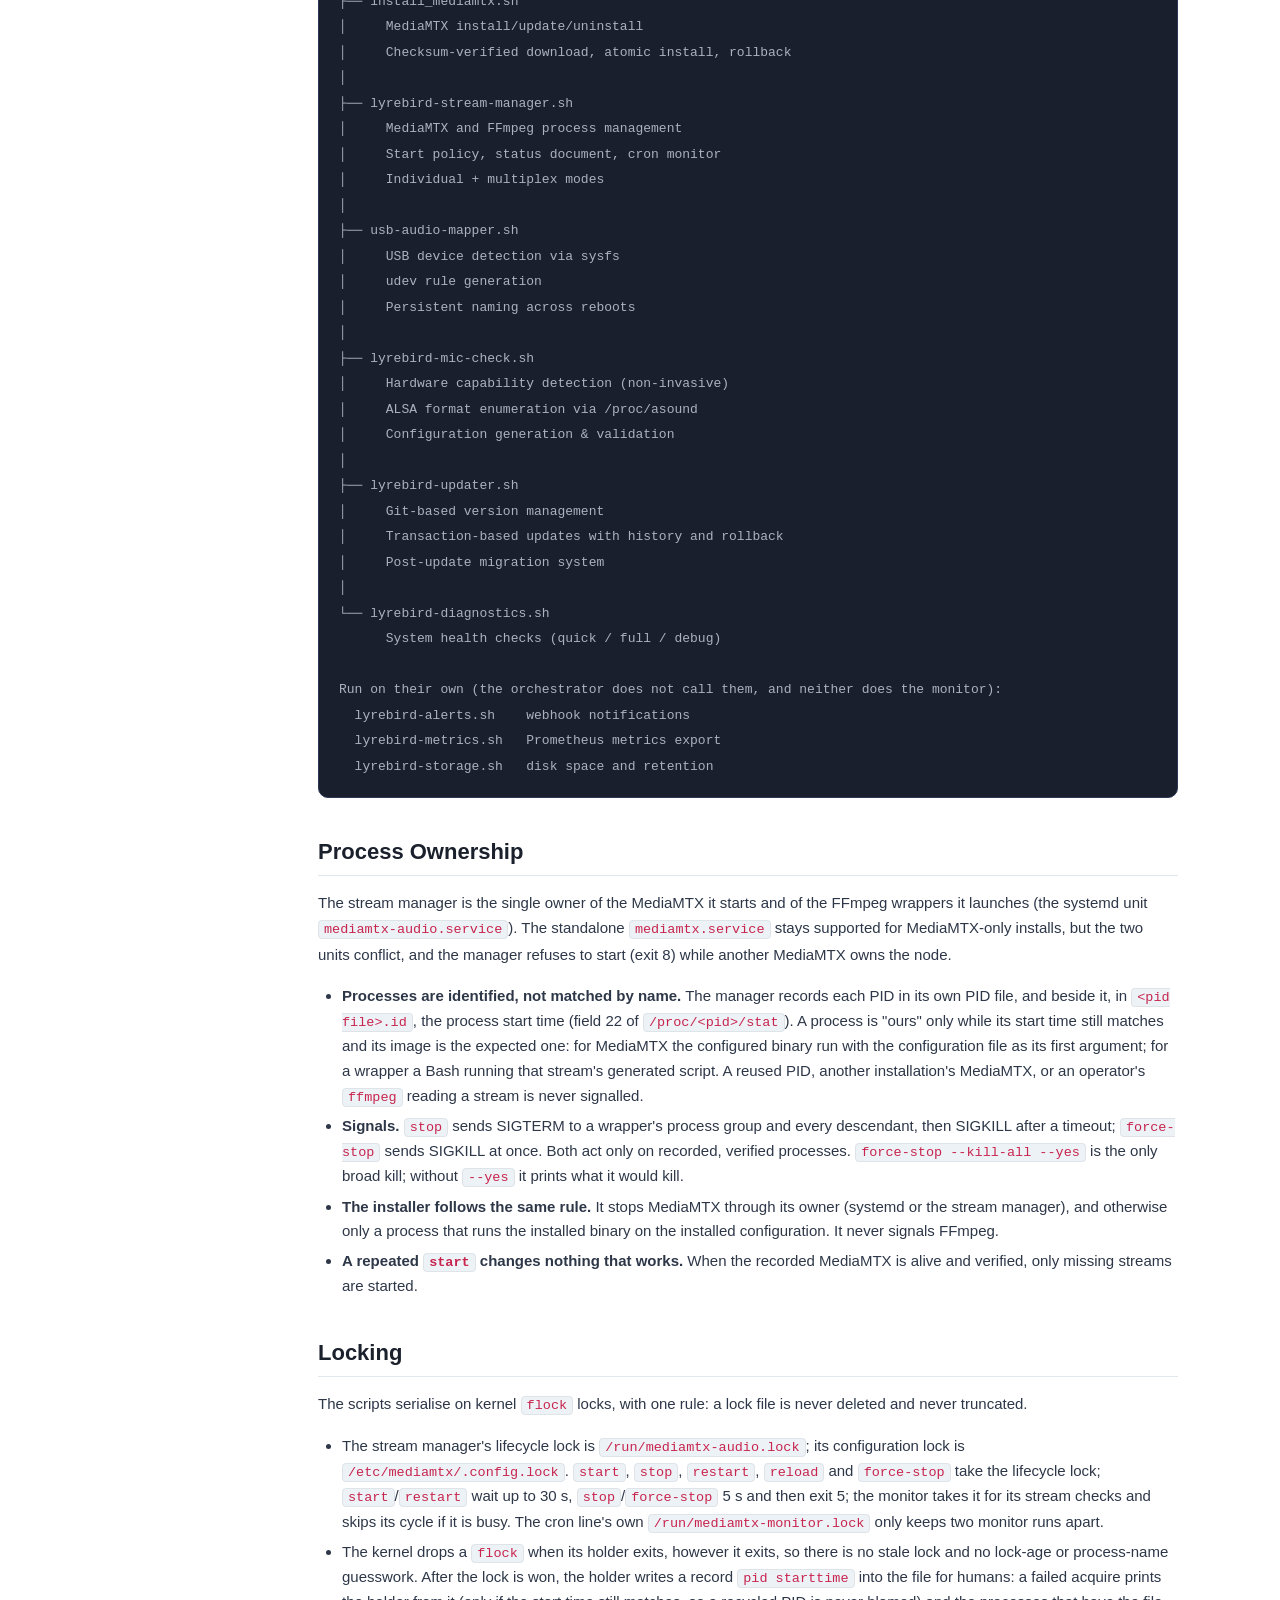
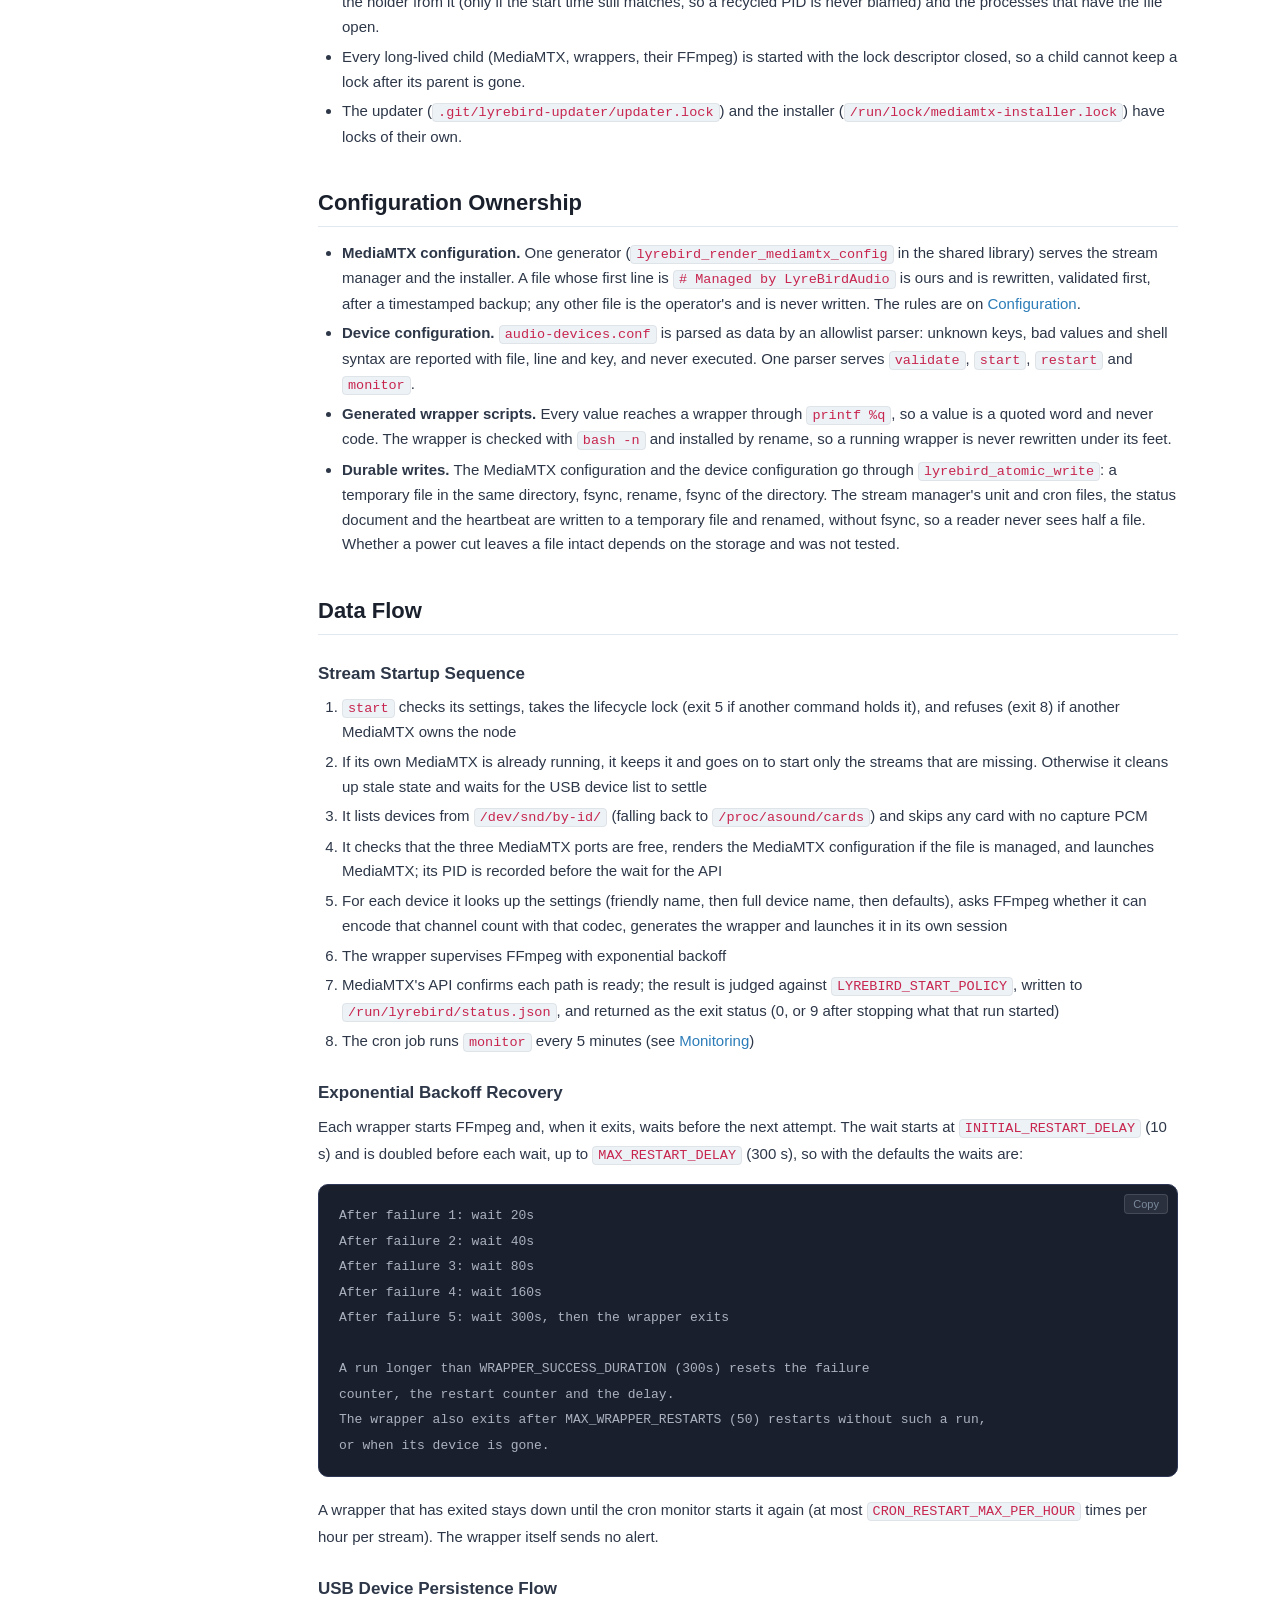
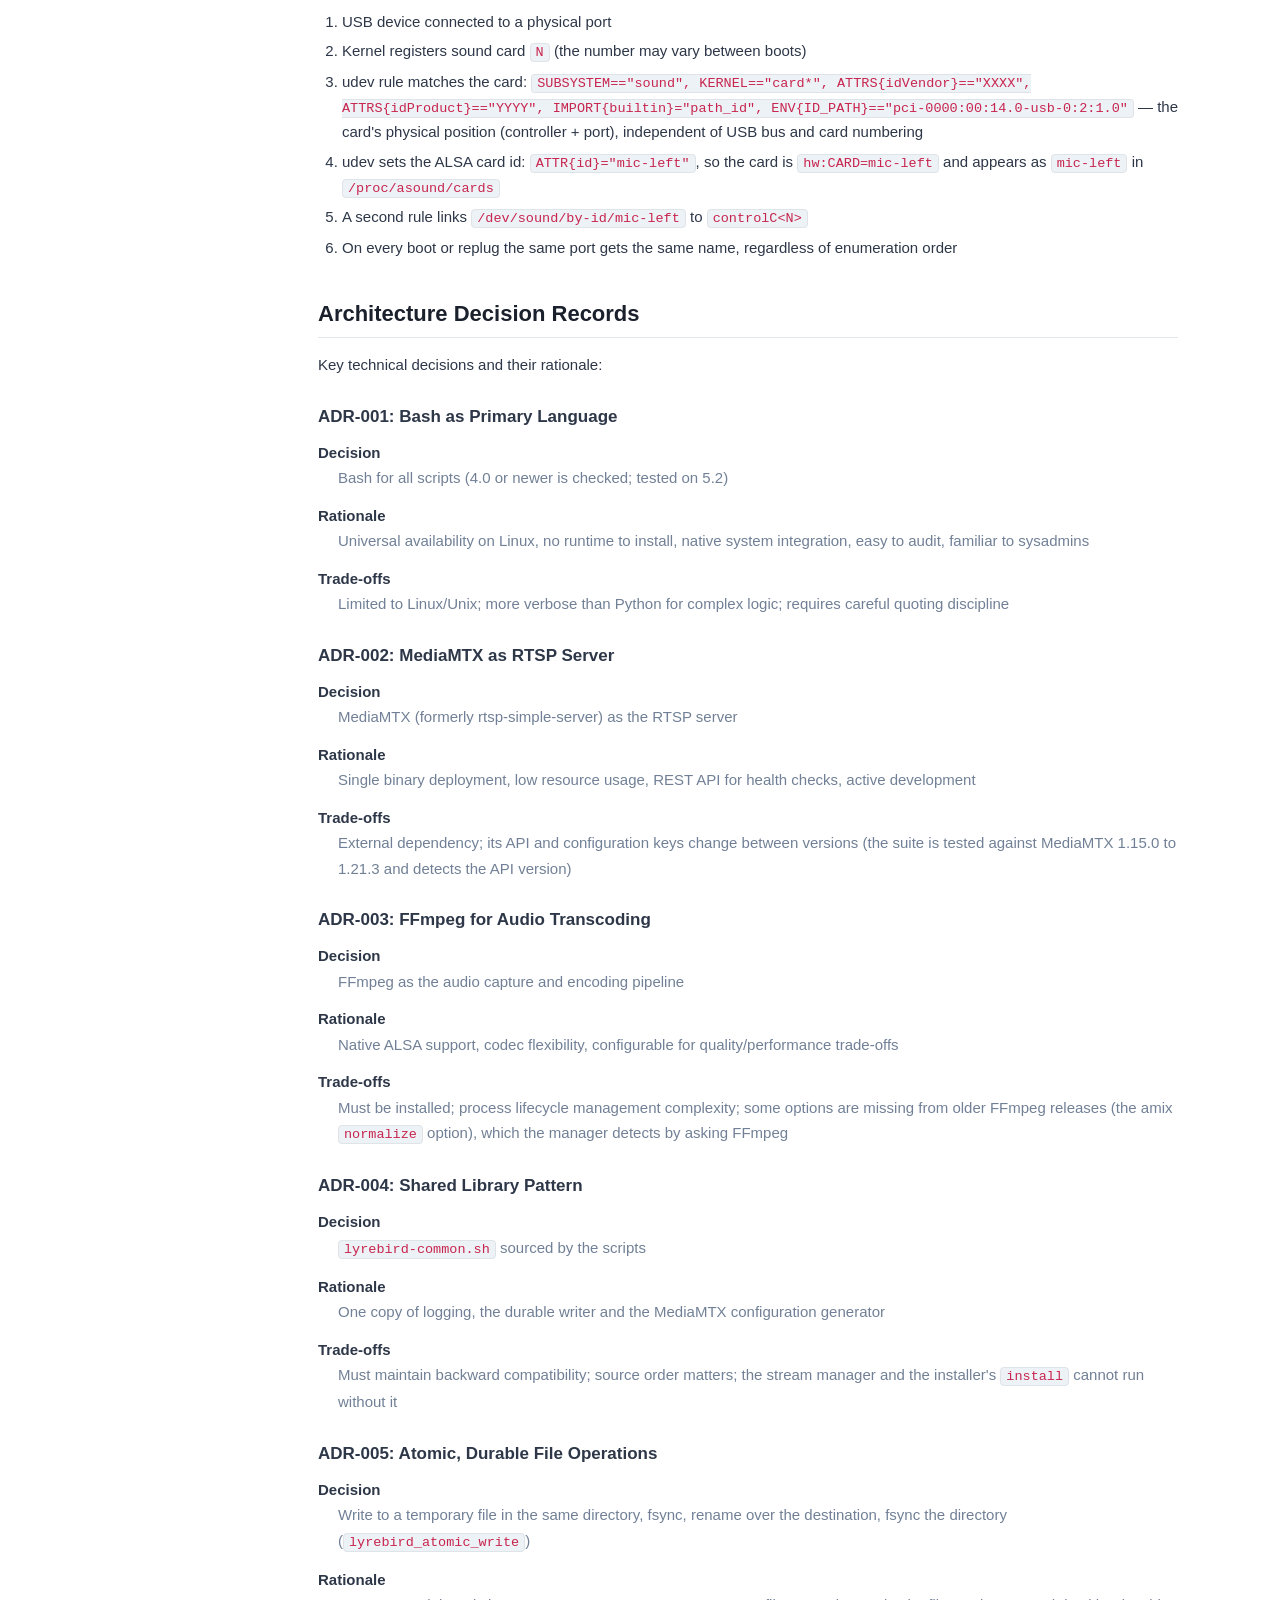
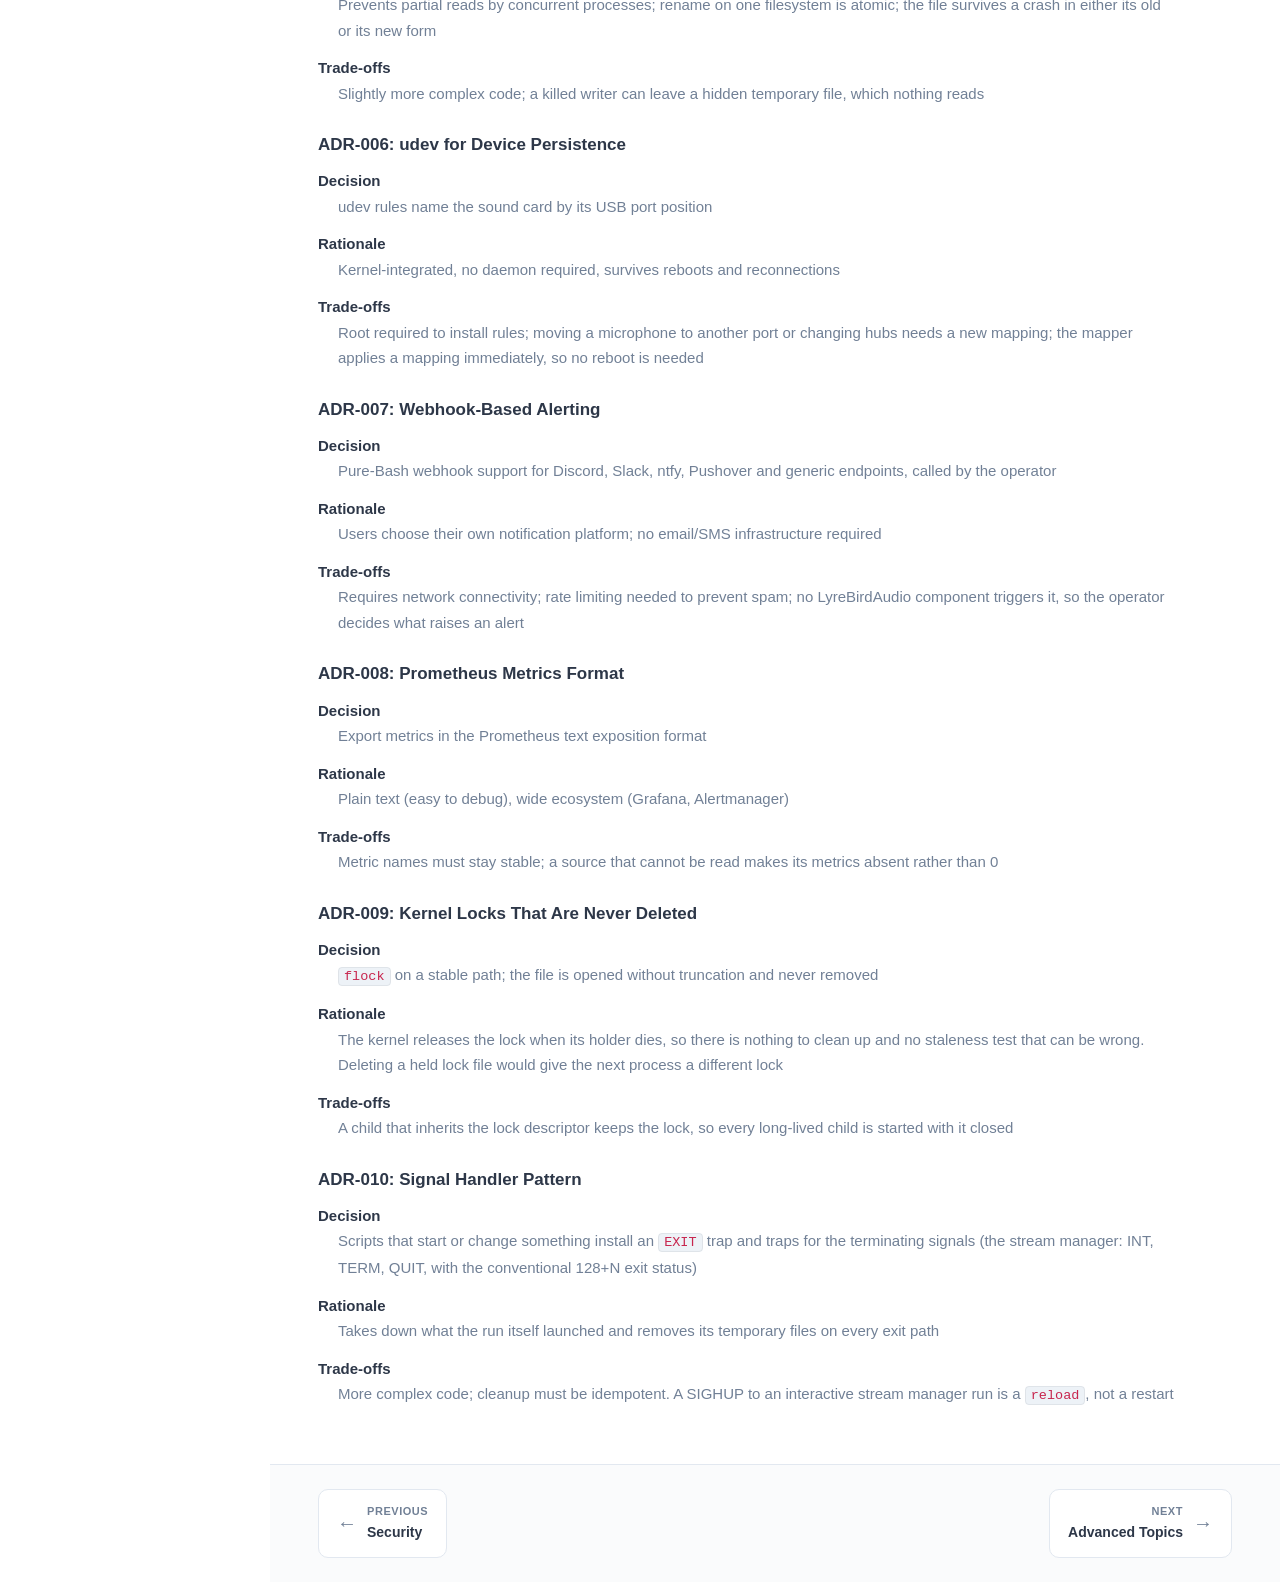
<file: docs/architecture.html>
<!DOCTYPE html>
<html lang="en">
<head>
  <meta charset="UTF-8">
  <meta name="viewport" content="width=device-width, initial-scale=1.0">
  <title>Architecture - LyreBirdAudio Docs</title>
  <meta name="description" content="How the scripts fit together: process ownership, locks, configuration ownership, the stream lifecycle and the design decisions behind them.">
  <link rel="stylesheet" href="css/style.css">
</head>
<body>

<div id="sidebar-overlay" class="sidebar-overlay"></div>
<aside id="sidebar" class="sidebar"></aside>

<div class="content-wrapper">
  <header id="topbar" class="topbar"></header>

  <main class="content">
    <div class="page-header">
      <span class="page-label">Reference</span>
      <h1 class="page-title">Architecture &amp; Design</h1>
      <p class="page-subtitle">How the scripts fit together, who owns which process, file and lock, and the decisions behind them.</p>
    </div>

    <div class="toc">
      <div class="toc-title">On this page</div>
      <ul class="toc-list">
        <li><a href="#philosophy">Design Philosophy</a></li>
        <li><a href="#system-overview">System Architecture</a></li>
        <li><a href="#management-arch">Management Architecture</a></li>
        <li><a href="#ownership">Process Ownership</a></li>
        <li><a href="#locking">Locking</a></li>
        <li><a href="#config-ownership">Configuration Ownership</a></li>
        <li><a href="#data-flow">Data Flow</a></li>
        <li><a href="#adrs">Architecture Decision Records</a></li>
      </ul>
    </div>

    <h2 id="philosophy">Design Philosophy</h2>

    <h3>Why Bash?</h3>
    <p>
      Bash is pre-installed on virtually every Linux system. Choosing Bash means: no pip/npm/gem
      conflicts, no build processes, no containers. Deployment is:
      <em>git clone, run</em>. The scripts check for Bash 4.0 or newer (the diagnostics for 4.4); the project's tests run on Bash 5.2 only.
    </p>

    <h3>Why Not Docker?</h3>
    <p>
      USB device management requires host-level udev rule creation and direct USB subsystem access.
      Containers add complexity that conflicts with physical USB port mapping, which is a core feature.
      LyreBirdAudio is designed for dedicated hosts where systemd services provide the process supervision.
    </p>

    <h3>Single-Responsibility Principle</h3>
    <p>Each script has one domain:</p>
    <ul>
      <li><strong>Orchestrator</strong>: user interface and delegation; it runs the other scripts and reports their results, and holds no streaming logic</li>
      <li><strong>Stream Manager</strong>: MediaMTX and FFmpeg process management, stream health, the status document</li>
      <li><strong>USB Mapper</strong>: device persistence via udev</li>
      <li><strong>Capability Checker</strong>: hardware capability detection and device configuration</li>
      <li><strong>Updater</strong>: version management</li>
      <li><strong>Diagnostics</strong>: system health checks</li>
      <li><strong>Installer</strong>: MediaMTX install, update and removal</li>
    </ul>
    <p>The shared library (<code>lyrebird-common.sh</code>) holds what two scripts would otherwise copy: logging, the durable file writer and the MediaMTX configuration generator.</p>

    <h2 id="system-overview">System Architecture</h2>
    <p>The stack from physical devices to client applications:</p>

    <pre><code>+----------------------------------------------------------+
|                     Client Applications                  |
|            (VLC, FFplay, OBS, Custom RTSP Clients)       |
+--------------------+-------------------------------------+
                     | rtsp://host:8554/stream-name
                     ▼
+----------------------------------------------------------+
|                       MediaMTX                           |
|  ┌────────────────────────────────────────────────────┐  |
|  │  RTSP server (port 8554, every interface)          │  |
|  │  RTP/RTCP over UDP (ports 8000-8001)               │  |
|  │  Control API (127.0.0.1:9997)                      │  |
|  │  Metrics (127.0.0.1:9998)                          │  |
|  │  RTMP, HLS, WebRTC, SRT, MoQ: off                  │  |
|  └────────────────────────────────────────────────────┘  |
+--------------------+-------------------------------------+
                     | Started and supervised by
                     ▼
+----------------------------------------------------------+
|              Stream Manager (+ systemd, cron)            |
|  ┌────────────────────────────────────────────────────┐  |
|  │  Owns MediaMTX and the FFmpeg wrapper processes    │  |
|  │  Restarts FFmpeg with exponential backoff          │  |
|  │  Health via MediaMTX API: path ready, bytes flow   │  |
|  │  Cron monitor: restarts what died, within a budget │  |
|  │  Status document: /run/lyrebird/status.json        │  |
|  └────────────────────────────────────────────────────┘  |
+--------------------+-------------------------------------+
                     | Starts one wrapper per microphone
                     ▼
+----------------------------------------------------------+
|                  FFmpeg Audio Pipeline                   |
|  ┌────────────────────────────────────────────────────┐  |
|  │  ALSA capture (plughw:CARD,PCM)                    │  |
|  │  Audio encoding (Opus / AAC / MP3)                 │  |
|  │  RTSP publishing to MediaMTX                       │  |
|  │  Optional local segment ring (RAM by default)      │  |
|  └────────────────────────────────────────────────────┘  |
+--------------------+-------------------------------------+
                     | Reads from
                     ▼
+----------------------------------------------------------+
|              Persistent Device Layer (udev)              |
|  ┌────────────────────────────────────────────────────┐  |
|  │  card id mic-left → hw:CARD=mic-left               │  |
|  │  /dev/sound/by-id/mic-left → ../snd/controlC0      │  |
|  │  Same name for the same USB port across reboots    │  |
|  └────────────────────────────────────────────────────┘  |
+--------------------+-------------------------------------+
                     | Physical layer
                     ▼
+----------------------------------------------------------+
|               Physical USB Audio Devices                 |
|  ┌────────────────────────────────────────────────────┐  |
|  │  USB Port 1-1.4: USB Microphone                    │  |
|  │  USB Port 1-1.5: USB Audio Interface               │  |
|  │  USB Port 2-1.2: USB Microphone                    │  |
|  └────────────────────────────────────────────────────┘  |
+----------------------------------------------------------+</code></pre>

    <h2 id="management-arch">Management Architecture</h2>
    <p>The Orchestrator is the menu front end; each script also works alone:</p>

    <pre><code>lyrebird-orchestrator.sh (menu front end)
│
├── install_mediamtx.sh
│     MediaMTX install/update/uninstall
│     Checksum-verified download, atomic install, rollback
│
├── lyrebird-stream-manager.sh
│     MediaMTX and FFmpeg process management
│     Start policy, status document, cron monitor
│     Individual + multiplex modes
│
├── usb-audio-mapper.sh
│     USB device detection via sysfs
│     udev rule generation
│     Persistent naming across reboots
│
├── lyrebird-mic-check.sh
│     Hardware capability detection (non-invasive)
│     ALSA format enumeration via /proc/asound
│     Configuration generation &amp; validation
│
├── lyrebird-updater.sh
│     Git-based version management
│     Transaction-based updates with history and rollback
│     Post-update migration system
│
└── lyrebird-diagnostics.sh
      System health checks (quick / full / debug)

Run on their own (the orchestrator does not call them, and neither does the monitor):
  lyrebird-alerts.sh    webhook notifications
  lyrebird-metrics.sh   Prometheus metrics export
  lyrebird-storage.sh   disk space and retention</code></pre>

    <h2 id="ownership">Process Ownership</h2>
    <p>
      The stream manager is the single owner of the MediaMTX it starts and of the FFmpeg wrappers it launches
      (the systemd unit <code>mediamtx-audio.service</code>). The standalone <code>mediamtx.service</code> stays supported for MediaMTX-only installs, but the two
      units conflict, and the manager refuses to start (exit 8) while another MediaMTX owns the node.
    </p>
    <ul>
      <li><strong>Processes are identified, not matched by name.</strong> The manager records each PID in its own PID file, and beside it, in <code>&lt;pid file&gt;.id</code>, the process start time (field 22 of <code>/proc/&lt;pid&gt;/stat</code>). A process is "ours" only while its start time still matches and its image is the expected one: for MediaMTX the configured binary run with the configuration file as its first argument; for a wrapper a Bash running that stream's generated script. A reused PID, another installation's MediaMTX, or an operator's <code>ffmpeg</code> reading a stream is never signalled.</li>
      <li><strong>Signals.</strong> <code>stop</code> sends SIGTERM to a wrapper's process group and every descendant, then SIGKILL after a timeout; <code>force-stop</code> sends SIGKILL at once. Both act only on recorded, verified processes. <code>force-stop --kill-all --yes</code> is the only broad kill; without <code>--yes</code> it prints what it would kill.</li>
      <li><strong>The installer follows the same rule.</strong> It stops MediaMTX through its owner (systemd or the stream manager), and otherwise only a process that runs the installed binary on the installed configuration. It never signals FFmpeg.</li>
      <li><strong>A repeated <code>start</code> changes nothing that works.</strong> When the recorded MediaMTX is alive and verified, only missing streams are started.</li>
    </ul>

    <h2 id="locking">Locking</h2>
    <p>The scripts serialise on kernel <code>flock</code> locks, with one rule: a lock file is never deleted and never truncated.</p>
    <ul>
      <li>The stream manager's lifecycle lock is <code>/run/mediamtx-audio.lock</code>; its configuration lock is <code>/etc/mediamtx/.config.lock</code>. <code>start</code>, <code>stop</code>, <code>restart</code>, <code>reload</code> and <code>force-stop</code> take the lifecycle lock; <code>start</code>/<code>restart</code> wait up to 30 s, <code>stop</code>/<code>force-stop</code> 5 s and then exit 5; the monitor takes it for its stream checks and skips its cycle if it is busy. The cron line's own <code>/run/mediamtx-monitor.lock</code> only keeps two monitor runs apart.</li>
      <li>The kernel drops a <code>flock</code> when its holder exits, however it exits, so there is no stale lock and no lock-age or process-name guesswork. After the lock is won, the holder writes a record <code>pid starttime</code> into the file for humans: a failed acquire prints the holder from it (only if the start time still matches, so a recycled PID is never blamed) and the processes that have the file open.</li>
      <li>Every long-lived child (MediaMTX, wrappers, their FFmpeg) is started with the lock descriptor closed, so a child cannot keep a lock after its parent is gone.</li>
      <li>The updater (<code>.git/lyrebird-updater/updater.lock</code>) and the installer (<code>/run/lock/mediamtx-installer.lock</code>) have locks of their own.</li>
    </ul>

    <h2 id="config-ownership">Configuration Ownership</h2>
    <ul>
      <li><strong>MediaMTX configuration.</strong> One generator (<code>lyrebird_render_mediamtx_config</code> in the shared library) serves the stream manager and the installer. A file whose first line is <code># Managed by LyreBirdAudio</code> is ours and is rewritten, validated first, after a timestamped backup; any other file is the operator's and is never written. The rules are on <a href="configuration.html#mediamtx-config">Configuration</a>.</li>
      <li><strong>Device configuration.</strong> <code>audio-devices.conf</code> is parsed as data by an allowlist parser: unknown keys, bad values and shell syntax are reported with file, line and key, and never executed. One parser serves <code>validate</code>, <code>start</code>, <code>restart</code> and <code>monitor</code>.</li>
      <li><strong>Generated wrapper scripts.</strong> Every value reaches a wrapper through <code>printf %q</code>, so a value is a quoted word and never code. The wrapper is checked with <code>bash -n</code> and installed by rename, so a running wrapper is never rewritten under its feet.</li>
      <li><strong>Durable writes.</strong> The MediaMTX configuration and the device configuration go through <code>lyrebird_atomic_write</code>: a temporary file in the same directory, fsync, rename, fsync of the directory. The stream manager's unit and cron files, the status document and the heartbeat are written to a temporary file and renamed, without fsync, so a reader never sees half a file. Whether a power cut leaves a file intact depends on the storage and was not tested.</li>
    </ul>

    <h2 id="data-flow">Data Flow</h2>

    <h3>Stream Startup Sequence</h3>
    <ol>
      <li><code>start</code> checks its settings, takes the lifecycle lock (exit 5 if another command holds it), and refuses (exit 8) if another MediaMTX owns the node</li>
      <li>If its own MediaMTX is already running, it keeps it and goes on to start only the streams that are missing. Otherwise it cleans up stale state and waits for the USB device list to settle</li>
      <li>It lists devices from <code>/dev/snd/by-id/</code> (falling back to <code>/proc/asound/cards</code>) and skips any card with no capture PCM</li>
      <li>It checks that the three MediaMTX ports are free, renders the MediaMTX configuration if the file is managed, and launches MediaMTX; its PID is recorded before the wait for the API</li>
      <li>For each device it looks up the settings (friendly name, then full device name, then defaults), asks FFmpeg whether it can encode that channel count with that codec, generates the wrapper and launches it in its own session</li>
      <li>The wrapper supervises FFmpeg with exponential backoff</li>
      <li>MediaMTX's API confirms each path is ready; the result is judged against <code>LYREBIRD_START_POLICY</code>, written to <code>/run/lyrebird/status.json</code>, and returned as the exit status (0, or 9 after stopping what that run started)</li>
      <li>The cron job runs <code>monitor</code> every 5 minutes (see <a href="monitoring.html#monitor">Monitoring</a>)</li>
    </ol>

    <h3 id="backoff">Exponential Backoff Recovery</h3>
    <p>
      Each wrapper starts FFmpeg and, when it exits, waits before the next attempt. The wait starts at <code>INITIAL_RESTART_DELAY</code> (10 s) and is doubled
      before each wait, up to <code>MAX_RESTART_DELAY</code> (300 s), so with the defaults the waits are:
    </p>
    <pre><code>After failure 1: wait 20s
After failure 2: wait 40s
After failure 3: wait 80s
After failure 4: wait 160s
After failure 5: wait 300s, then the wrapper exits

A run longer than WRAPPER_SUCCESS_DURATION (300s) resets the failure
counter, the restart counter and the delay.
The wrapper also exits after MAX_WRAPPER_RESTARTS (50) restarts without such a run,
or when its device is gone.</code></pre>
    <p>
      A wrapper that has exited stays down until the cron monitor starts it again (at most <code>CRON_RESTART_MAX_PER_HOUR</code> times per hour per stream).
      The wrapper itself sends no alert.
    </p>

    <h3>USB Device Persistence Flow</h3>
    <ol>
      <li>USB device connected to a physical port</li>
      <li>Kernel registers sound card <code>N</code> (the number may vary between boots)</li>
      <li>udev rule matches the card: <code>SUBSYSTEM=="sound", KERNEL=="card*", ATTRS{idVendor}=="XXXX", ATTRS{idProduct}=="YYYY", IMPORT{builtin}="path_id", ENV{ID_PATH}=="pci-0000:00:14.0-usb-0:2:1.0"</code> — the card's physical position (controller + port), independent of USB bus and card numbering</li>
      <li>udev sets the ALSA card id: <code>ATTR{id}="mic-left"</code>, so the card is <code>hw:CARD=mic-left</code> and appears as <code>mic-left</code> in <code>/proc/asound/cards</code></li>
      <li>A second rule links <code>/dev/sound/by-id/mic-left</code> to <code>controlC&lt;N&gt;</code></li>
      <li>On every boot or replug the same port gets the same name, regardless of enumeration order</li>
    </ol>

    <h2 id="adrs">Architecture Decision Records</h2>
    <p>Key technical decisions and their rationale:</p>

    <h3>ADR-001: Bash as Primary Language</h3>
    <dl>
      <dt>Decision</dt>
      <dd>Bash for all scripts (4.0 or newer is checked; tested on 5.2)</dd>
      <dt>Rationale</dt>
      <dd>Universal availability on Linux, no runtime to install, native system integration, easy to audit, familiar to sysadmins</dd>
      <dt>Trade-offs</dt>
      <dd>Limited to Linux/Unix; more verbose than Python for complex logic; requires careful quoting discipline</dd>
    </dl>

    <h3>ADR-002: MediaMTX as RTSP Server</h3>
    <dl>
      <dt>Decision</dt>
      <dd>MediaMTX (formerly rtsp-simple-server) as the RTSP server</dd>
      <dt>Rationale</dt>
      <dd>Single binary deployment, low resource usage, REST API for health checks, active development</dd>
      <dt>Trade-offs</dt>
      <dd>External dependency; its API and configuration keys change between versions (the suite is tested against MediaMTX 1.15.0 to 1.21.3 and detects the API version)</dd>
    </dl>

    <h3>ADR-003: FFmpeg for Audio Transcoding</h3>
    <dl>
      <dt>Decision</dt>
      <dd>FFmpeg as the audio capture and encoding pipeline</dd>
      <dt>Rationale</dt>
      <dd>Native ALSA support, codec flexibility, configurable for quality/performance trade-offs</dd>
      <dt>Trade-offs</dt>
      <dd>Must be installed; process lifecycle management complexity; some options are missing from older FFmpeg releases (the amix <code>normalize</code> option), which the manager detects by asking FFmpeg</dd>
    </dl>

    <h3>ADR-004: Shared Library Pattern</h3>
    <dl>
      <dt>Decision</dt>
      <dd><code>lyrebird-common.sh</code> sourced by the scripts</dd>
      <dt>Rationale</dt>
      <dd>One copy of logging, the durable writer and the MediaMTX configuration generator</dd>
      <dt>Trade-offs</dt>
      <dd>Must maintain backward compatibility; source order matters; the stream manager and the installer's <code>install</code> cannot run without it</dd>
    </dl>

    <h3>ADR-005: Atomic, Durable File Operations</h3>
    <dl>
      <dt>Decision</dt>
      <dd>Write to a temporary file in the same directory, fsync, rename over the destination, fsync the directory (<code>lyrebird_atomic_write</code>)</dd>
      <dt>Rationale</dt>
      <dd>Prevents partial reads by concurrent processes; rename on one filesystem is atomic; the file survives a crash in either its old or its new form</dd>
      <dt>Trade-offs</dt>
      <dd>Slightly more complex code; a killed writer can leave a hidden temporary file, which nothing reads</dd>
    </dl>

    <h3>ADR-006: udev for Device Persistence</h3>
    <dl>
      <dt>Decision</dt>
      <dd>udev rules name the sound card by its USB port position</dd>
      <dt>Rationale</dt>
      <dd>Kernel-integrated, no daemon required, survives reboots and reconnections</dd>
      <dt>Trade-offs</dt>
      <dd>Root required to install rules; moving a microphone to another port or changing hubs needs a new mapping; the mapper applies a mapping immediately, so no reboot is needed</dd>
    </dl>

    <h3>ADR-007: Webhook-Based Alerting</h3>
    <dl>
      <dt>Decision</dt>
      <dd>Pure-Bash webhook support for Discord, Slack, ntfy, Pushover and generic endpoints, called by the operator</dd>
      <dt>Rationale</dt>
      <dd>Users choose their own notification platform; no email/SMS infrastructure required</dd>
      <dt>Trade-offs</dt>
      <dd>Requires network connectivity; rate limiting needed to prevent spam; no LyreBirdAudio component triggers it, so the operator decides what raises an alert</dd>
    </dl>

    <h3>ADR-008: Prometheus Metrics Format</h3>
    <dl>
      <dt>Decision</dt>
      <dd>Export metrics in the Prometheus text exposition format</dd>
      <dt>Rationale</dt>
      <dd>Plain text (easy to debug), wide ecosystem (Grafana, Alertmanager)</dd>
      <dt>Trade-offs</dt>
      <dd>Metric names must stay stable; a source that cannot be read makes its metrics absent rather than 0</dd>
    </dl>

    <h3>ADR-009: Kernel Locks That Are Never Deleted</h3>
    <dl>
      <dt>Decision</dt>
      <dd><code>flock</code> on a stable path; the file is opened without truncation and never removed</dd>
      <dt>Rationale</dt>
      <dd>The kernel releases the lock when its holder dies, so there is nothing to clean up and no staleness test that can be wrong. Deleting a held lock file would give the next process a different lock</dd>
      <dt>Trade-offs</dt>
      <dd>A child that inherits the lock descriptor keeps the lock, so every long-lived child is started with it closed</dd>
    </dl>

    <h3>ADR-010: Signal Handler Pattern</h3>
    <dl>
      <dt>Decision</dt>
      <dd>Scripts that start or change something install an <code>EXIT</code> trap and traps for the terminating signals (the stream manager: INT, TERM, QUIT, with the conventional 128+N exit status)</dd>
      <dt>Rationale</dt>
      <dd>Takes down what the run itself launched and removes its temporary files on every exit path</dd>
      <dt>Trade-offs</dt>
      <dd>More complex code; cleanup must be idempotent. A SIGHUP to an interactive stream manager run is a <code>reload</code>, not a restart</dd>
    </dl>

  </main>
  <nav id="page-nav" class="page-nav"></nav>
</div>

<script src="js/nav.js"></script>
<script src="js/search.js"></script>
</body>
</html>
</file>
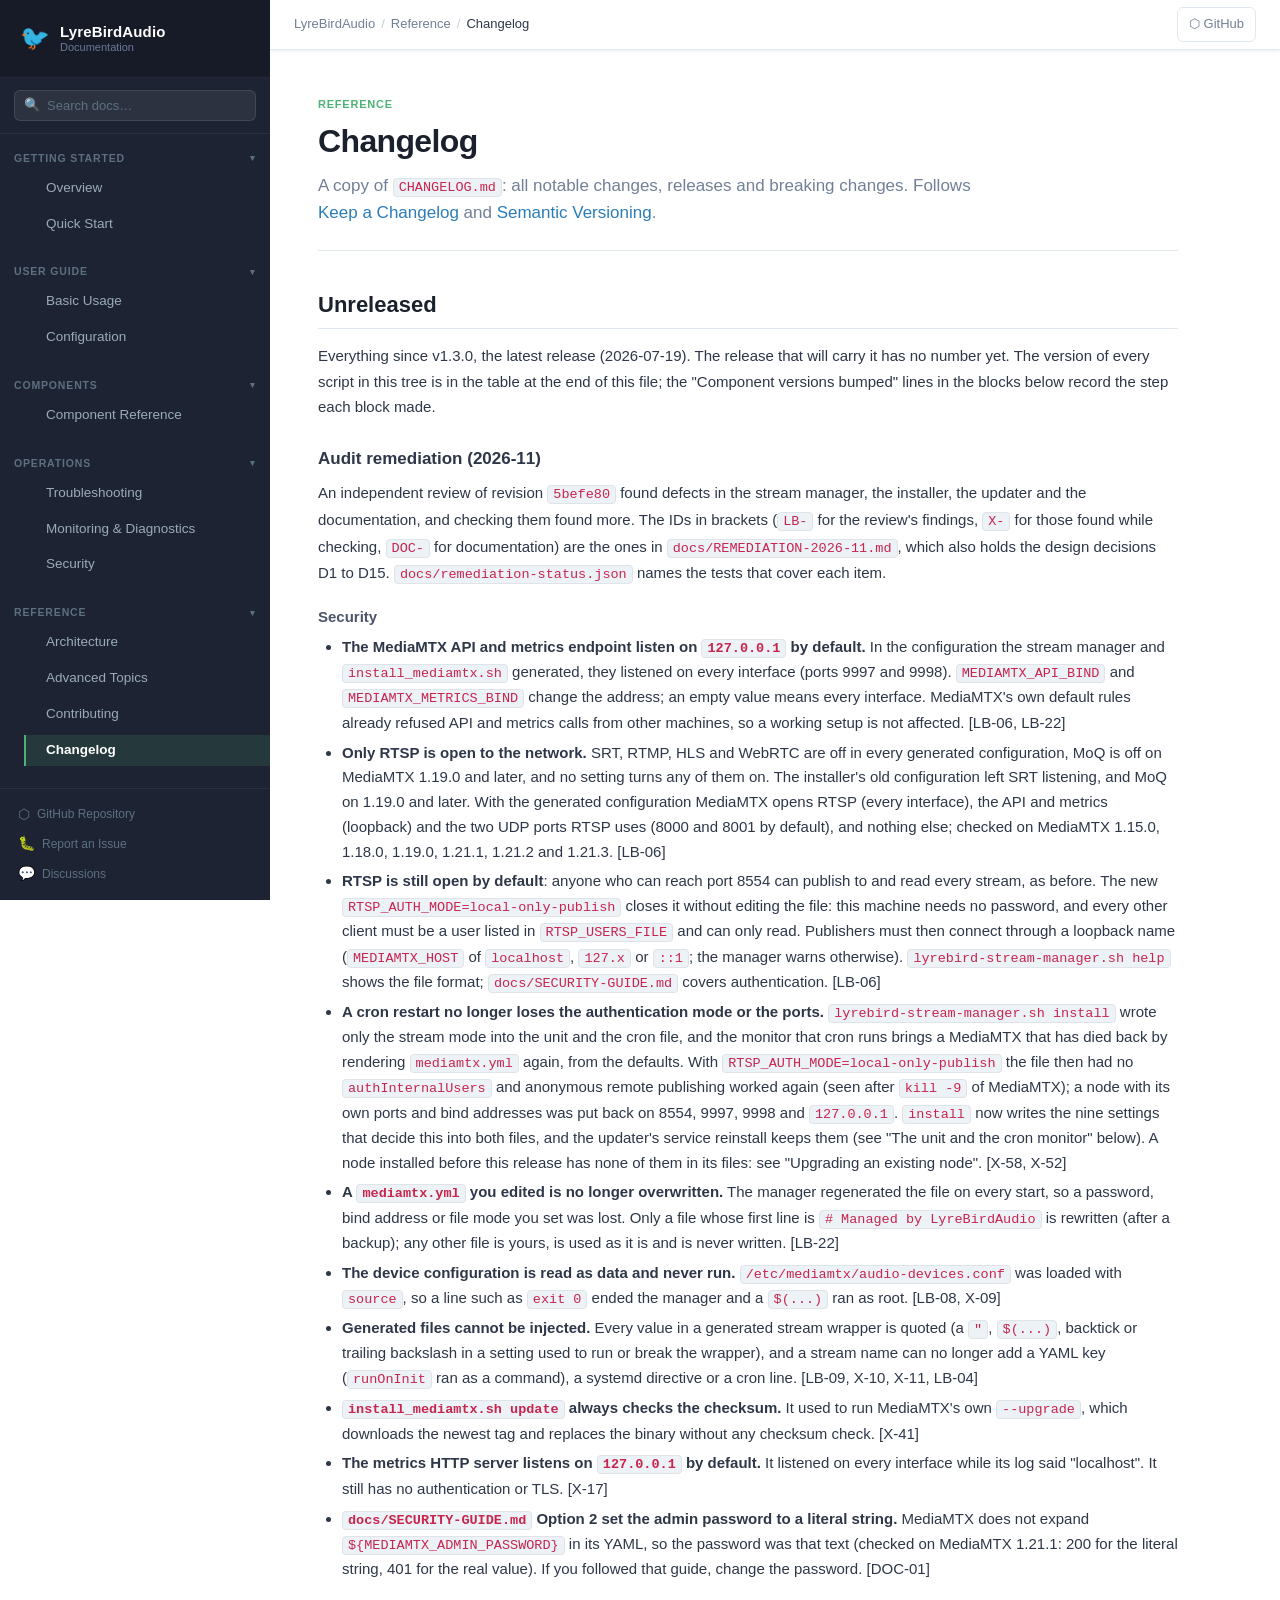
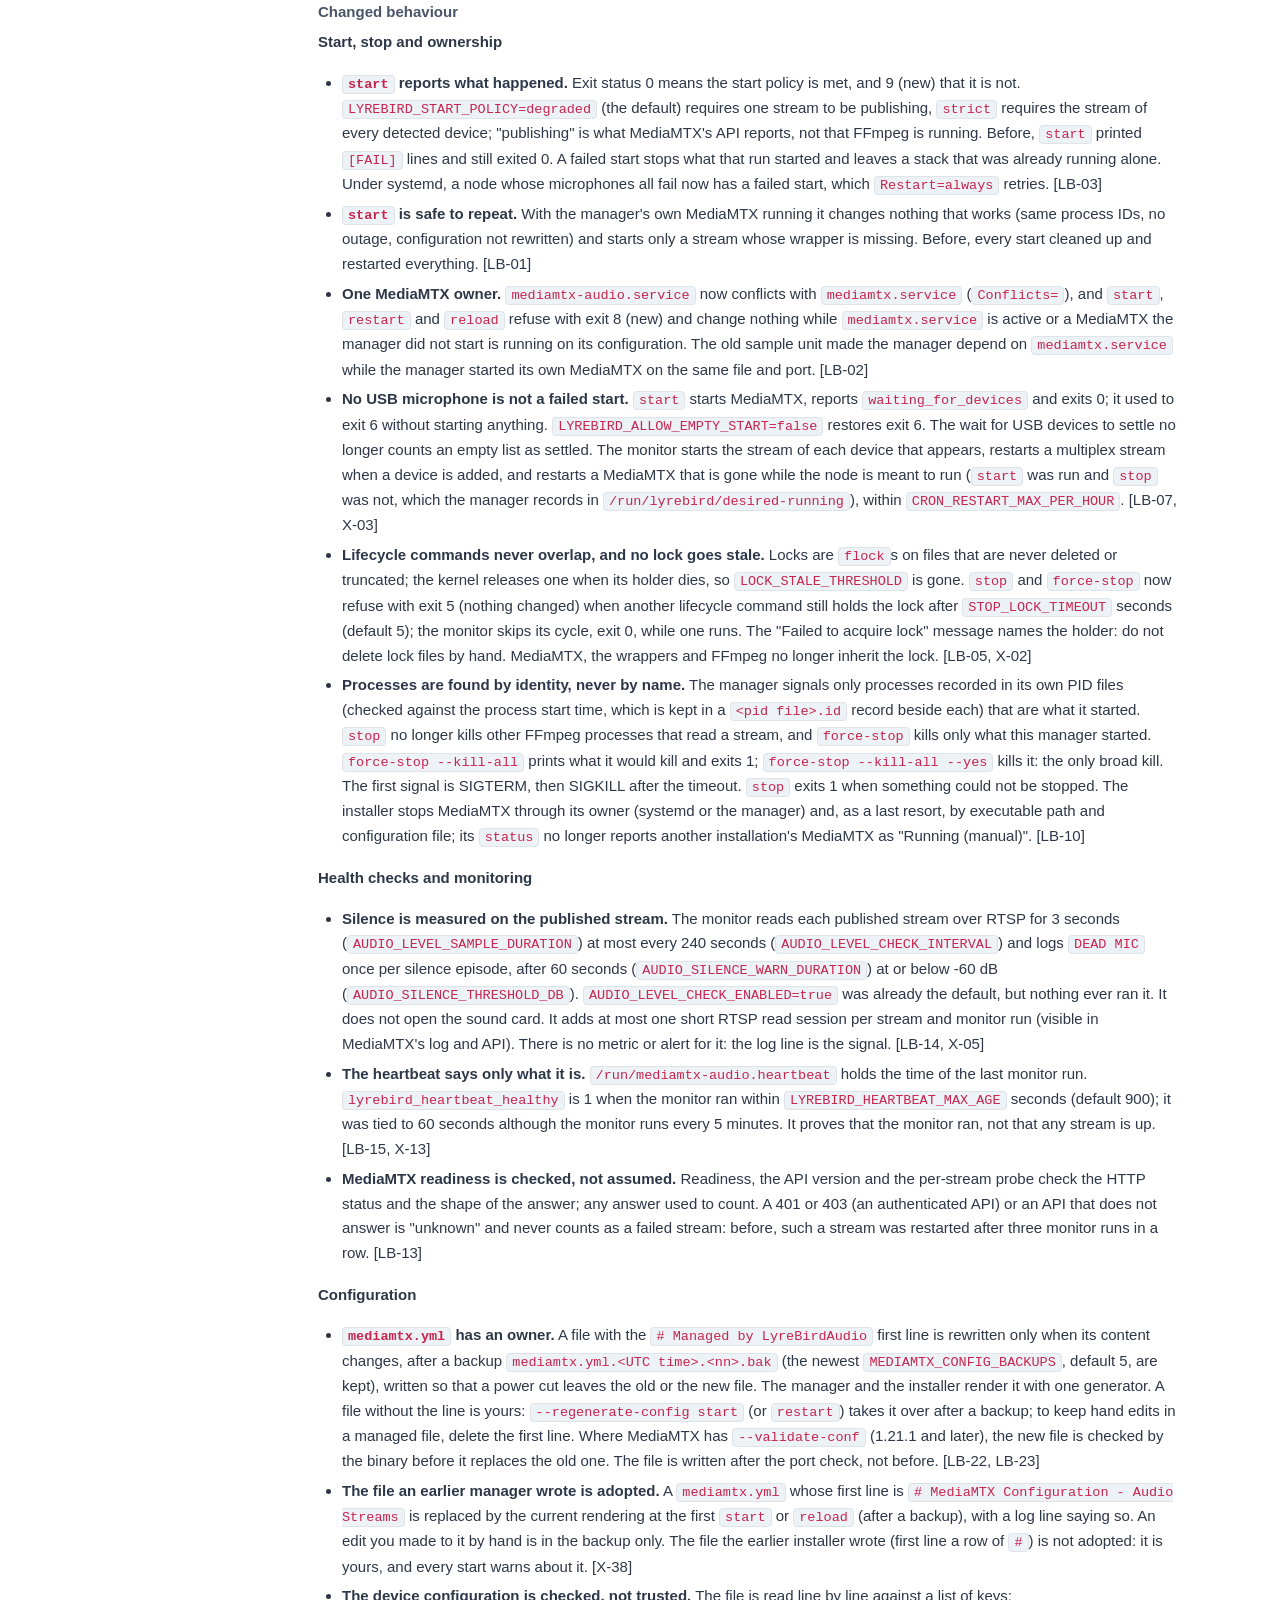
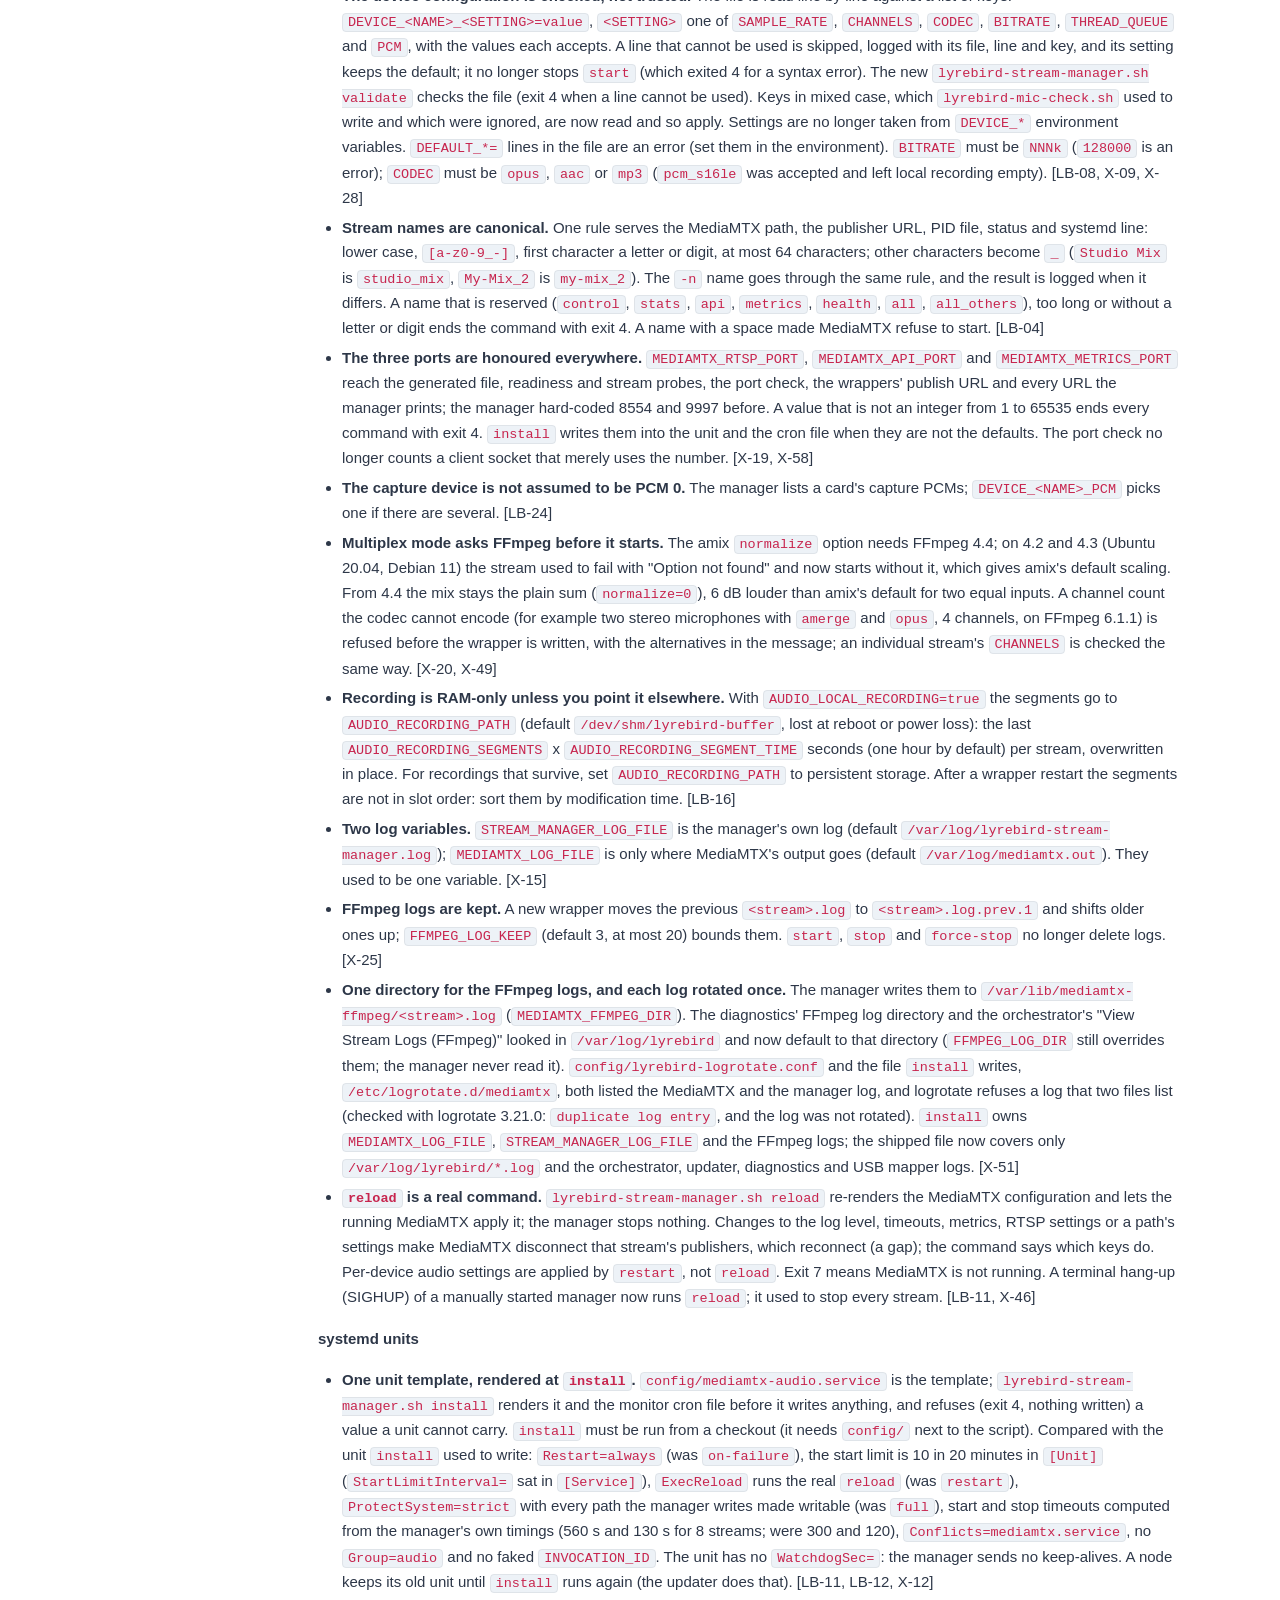
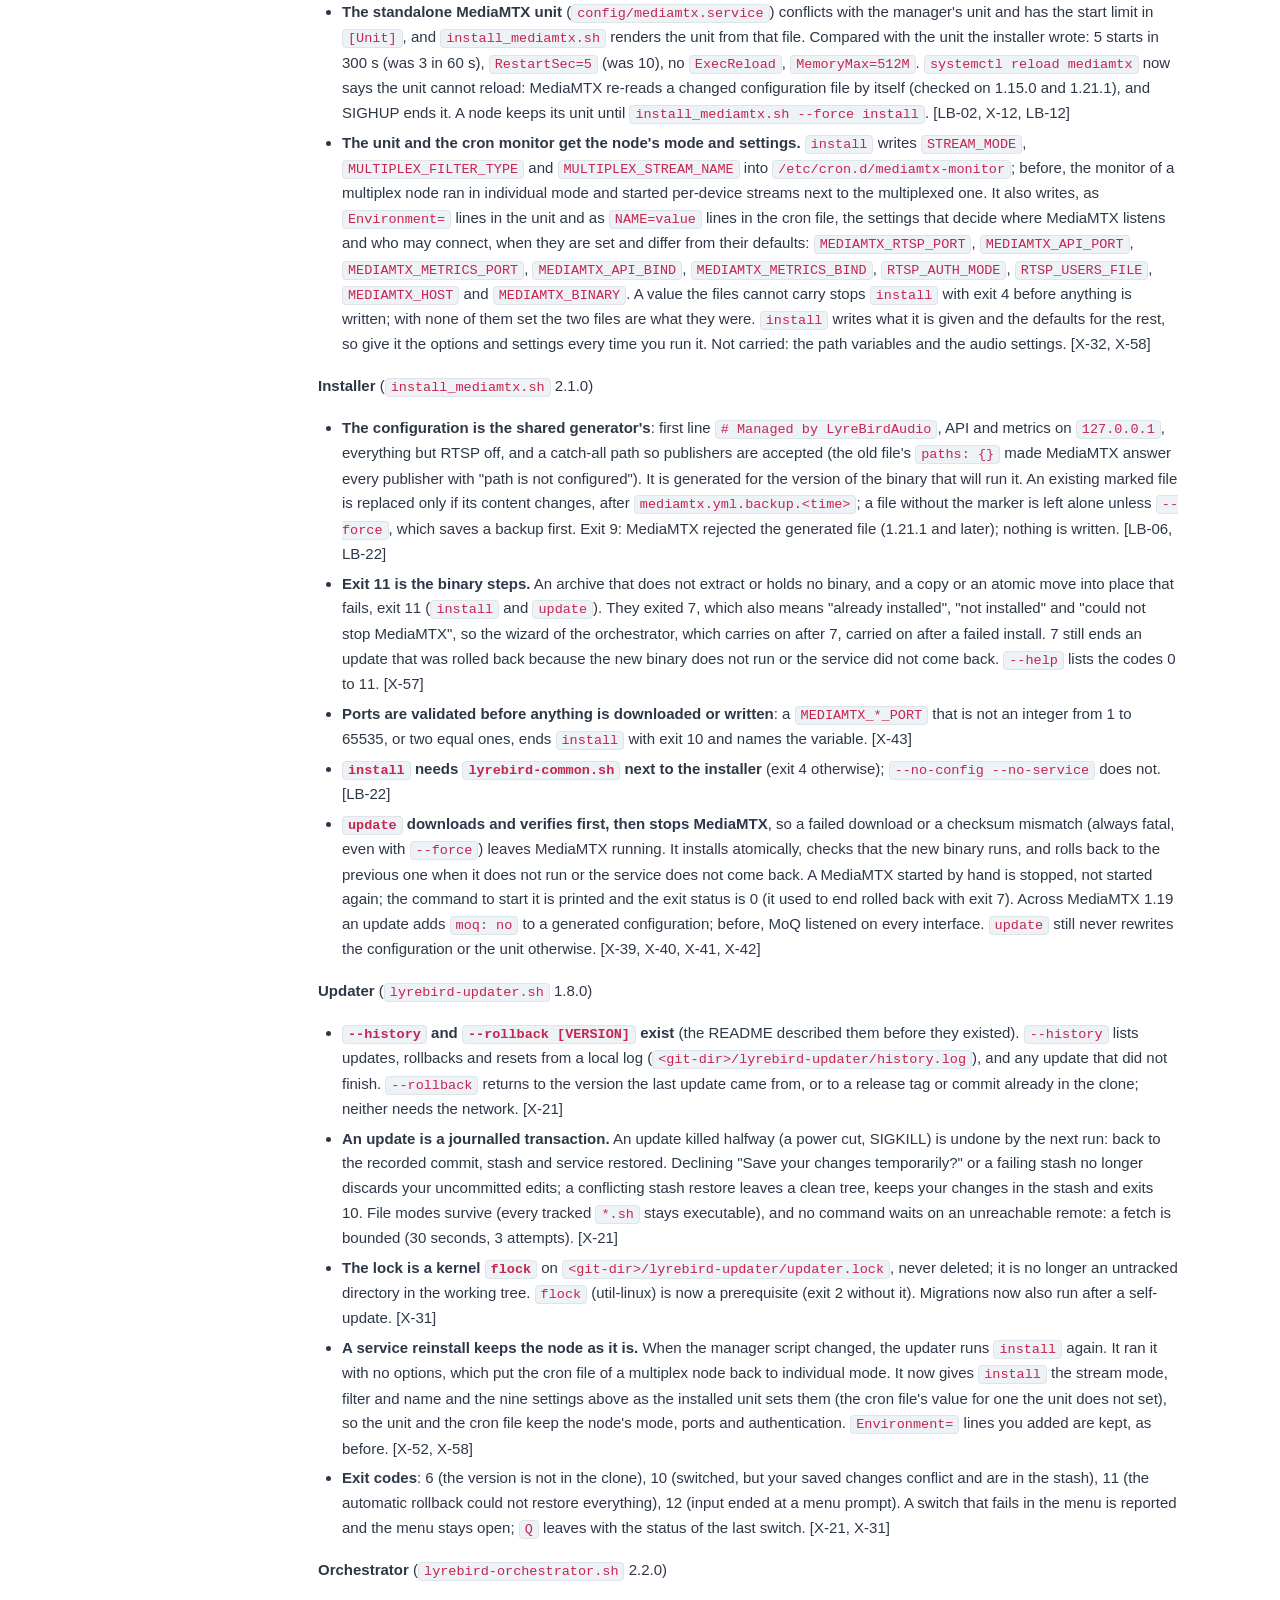
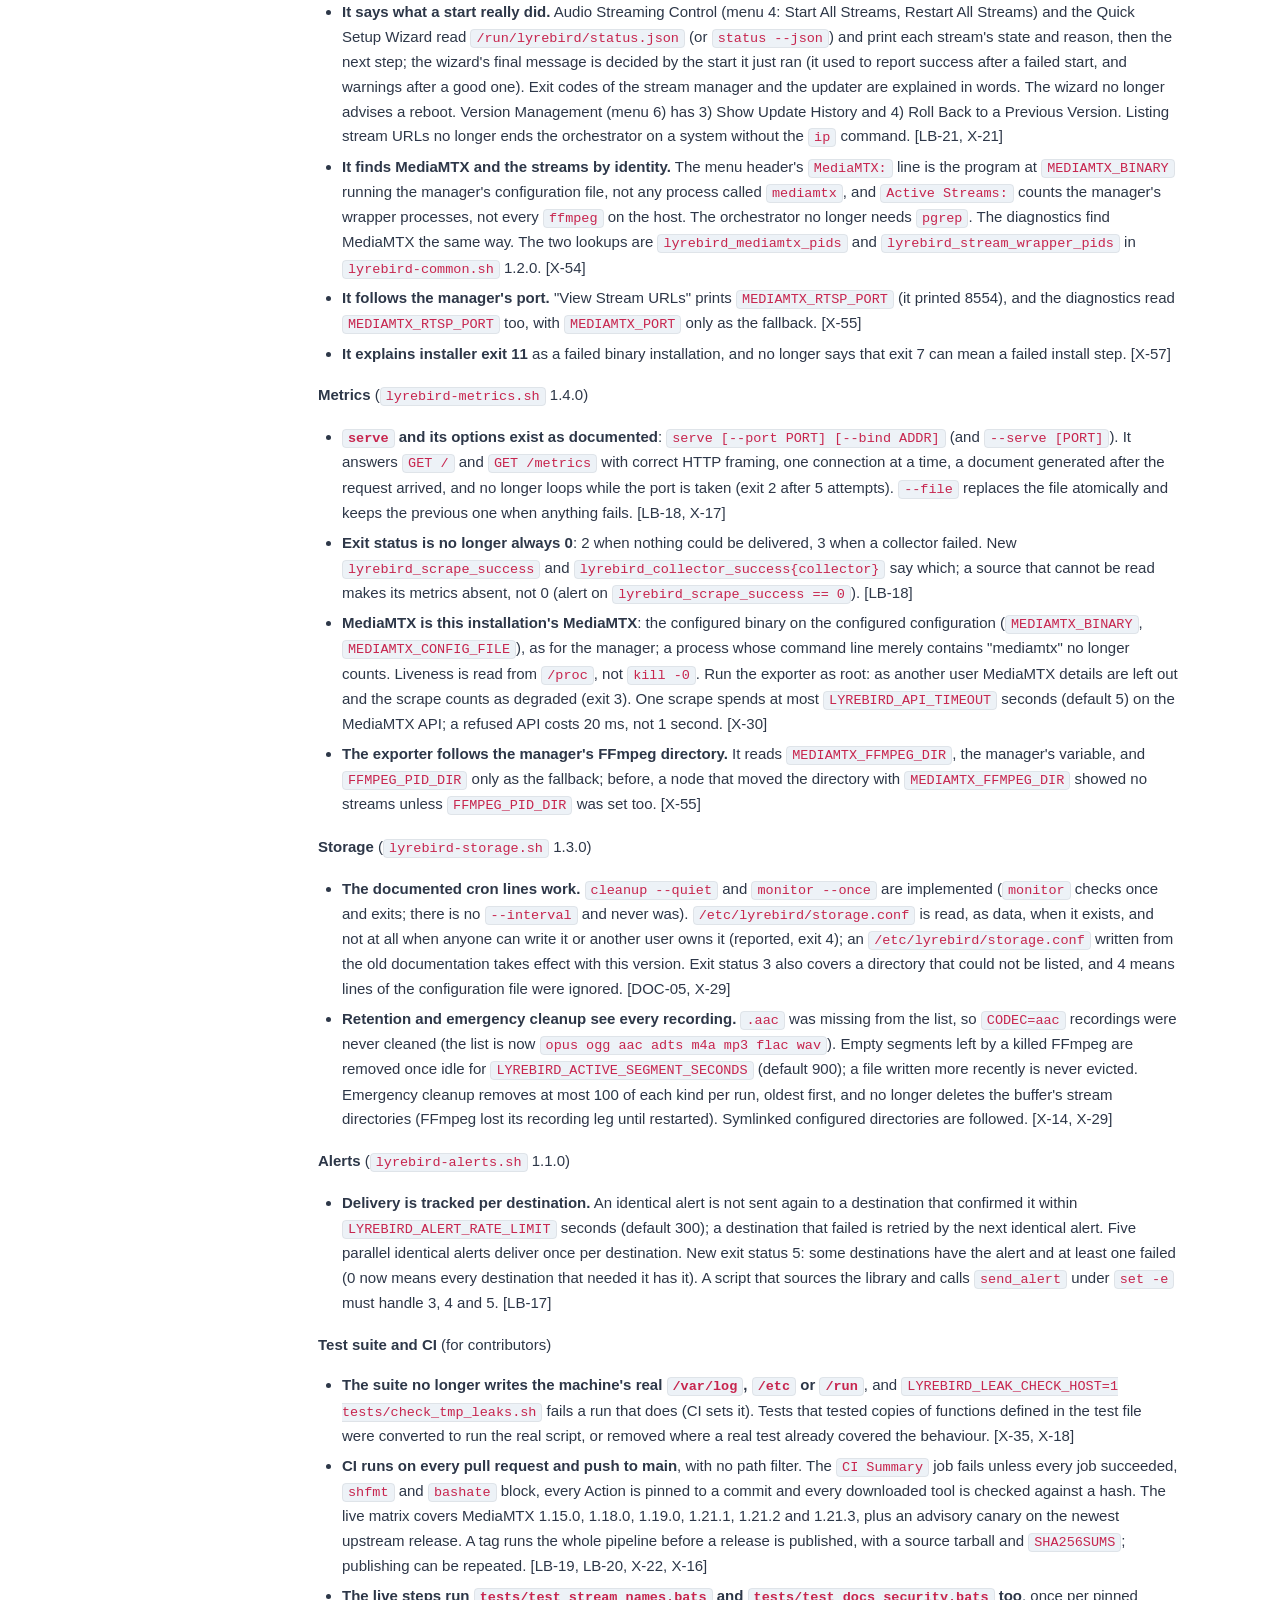
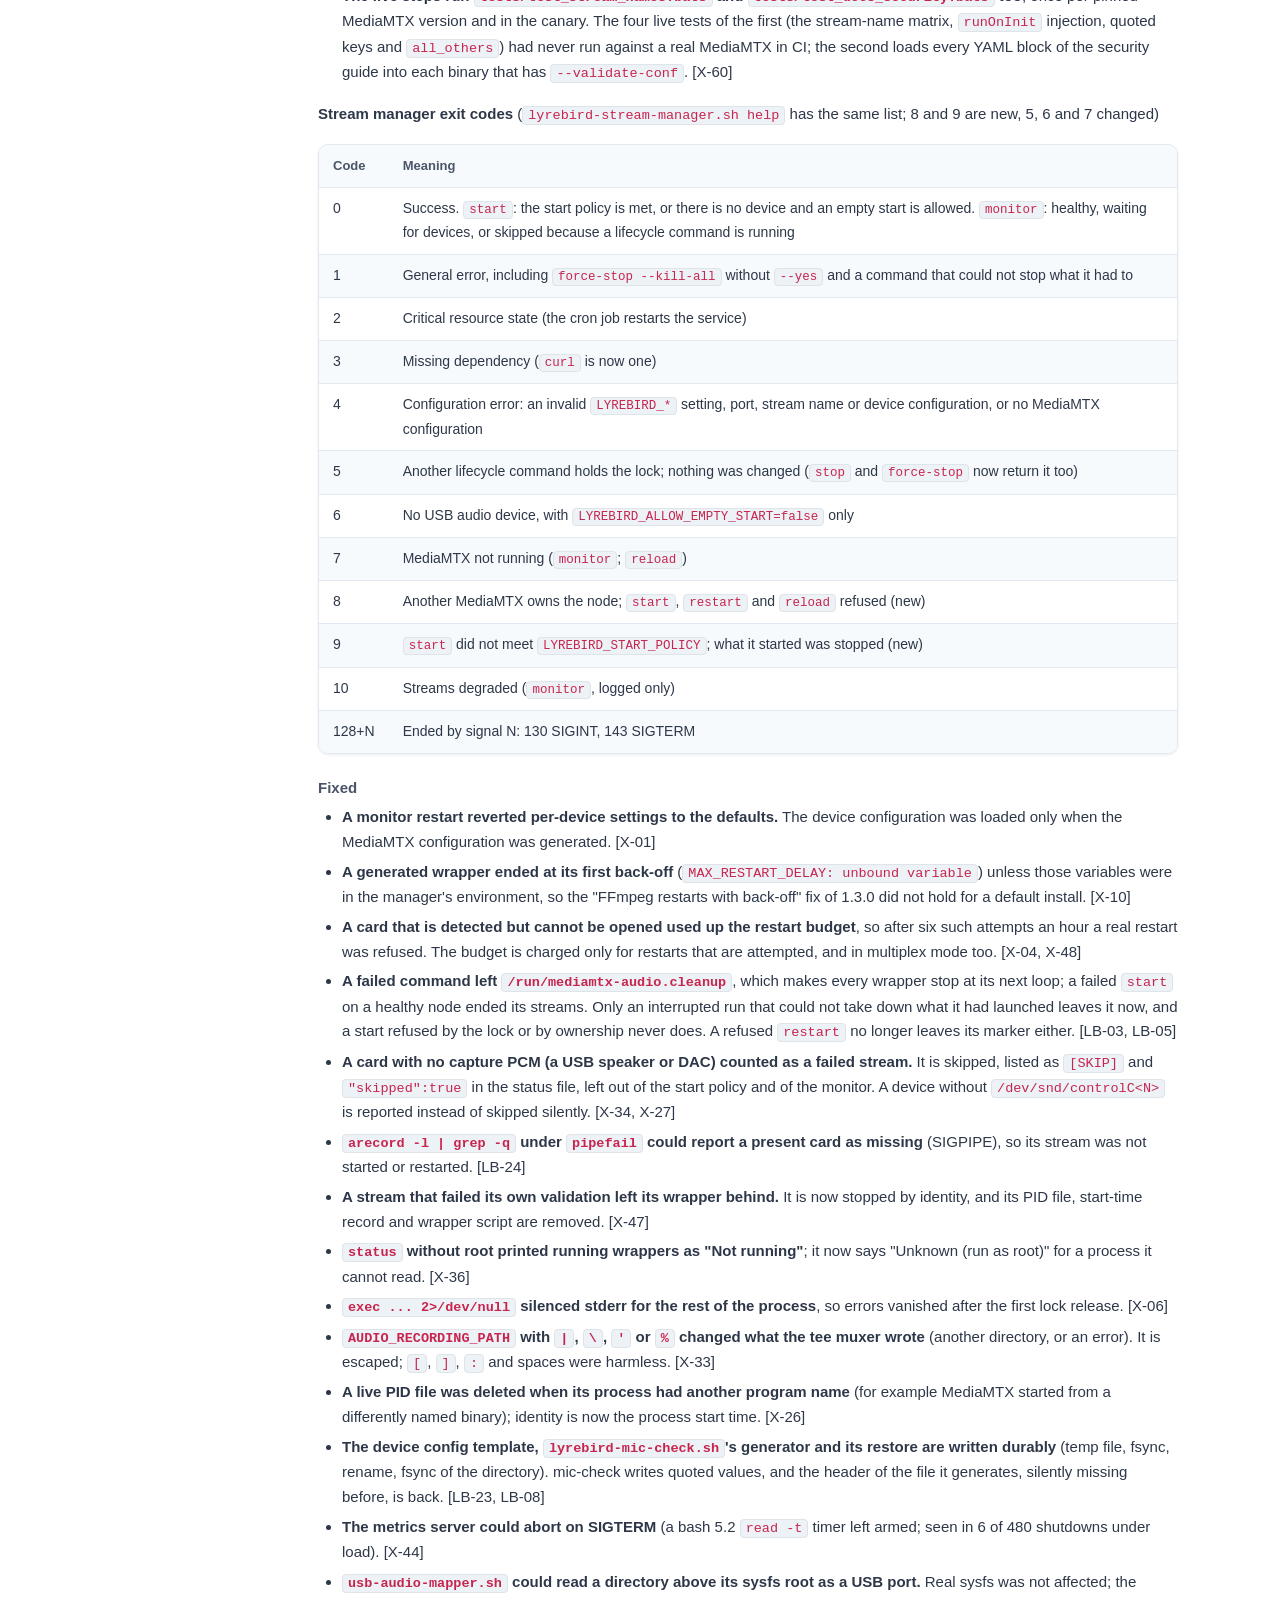
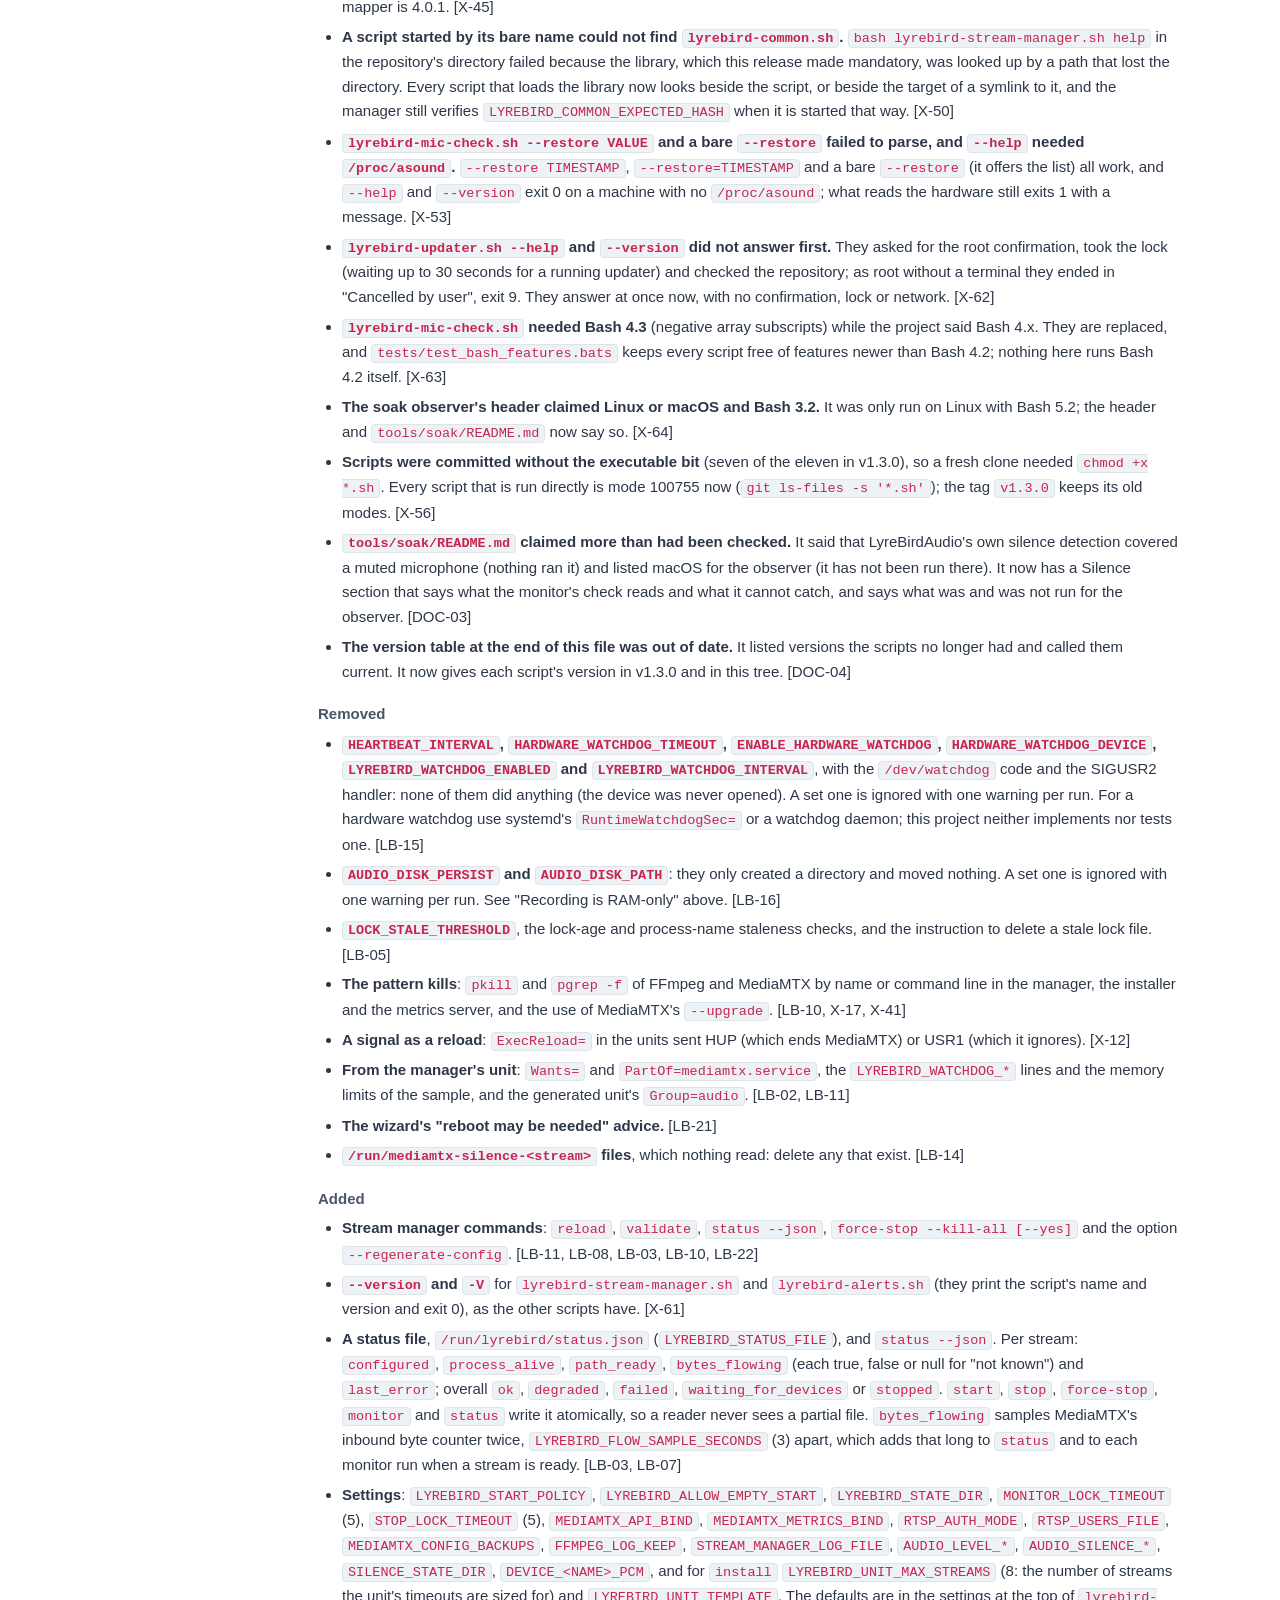
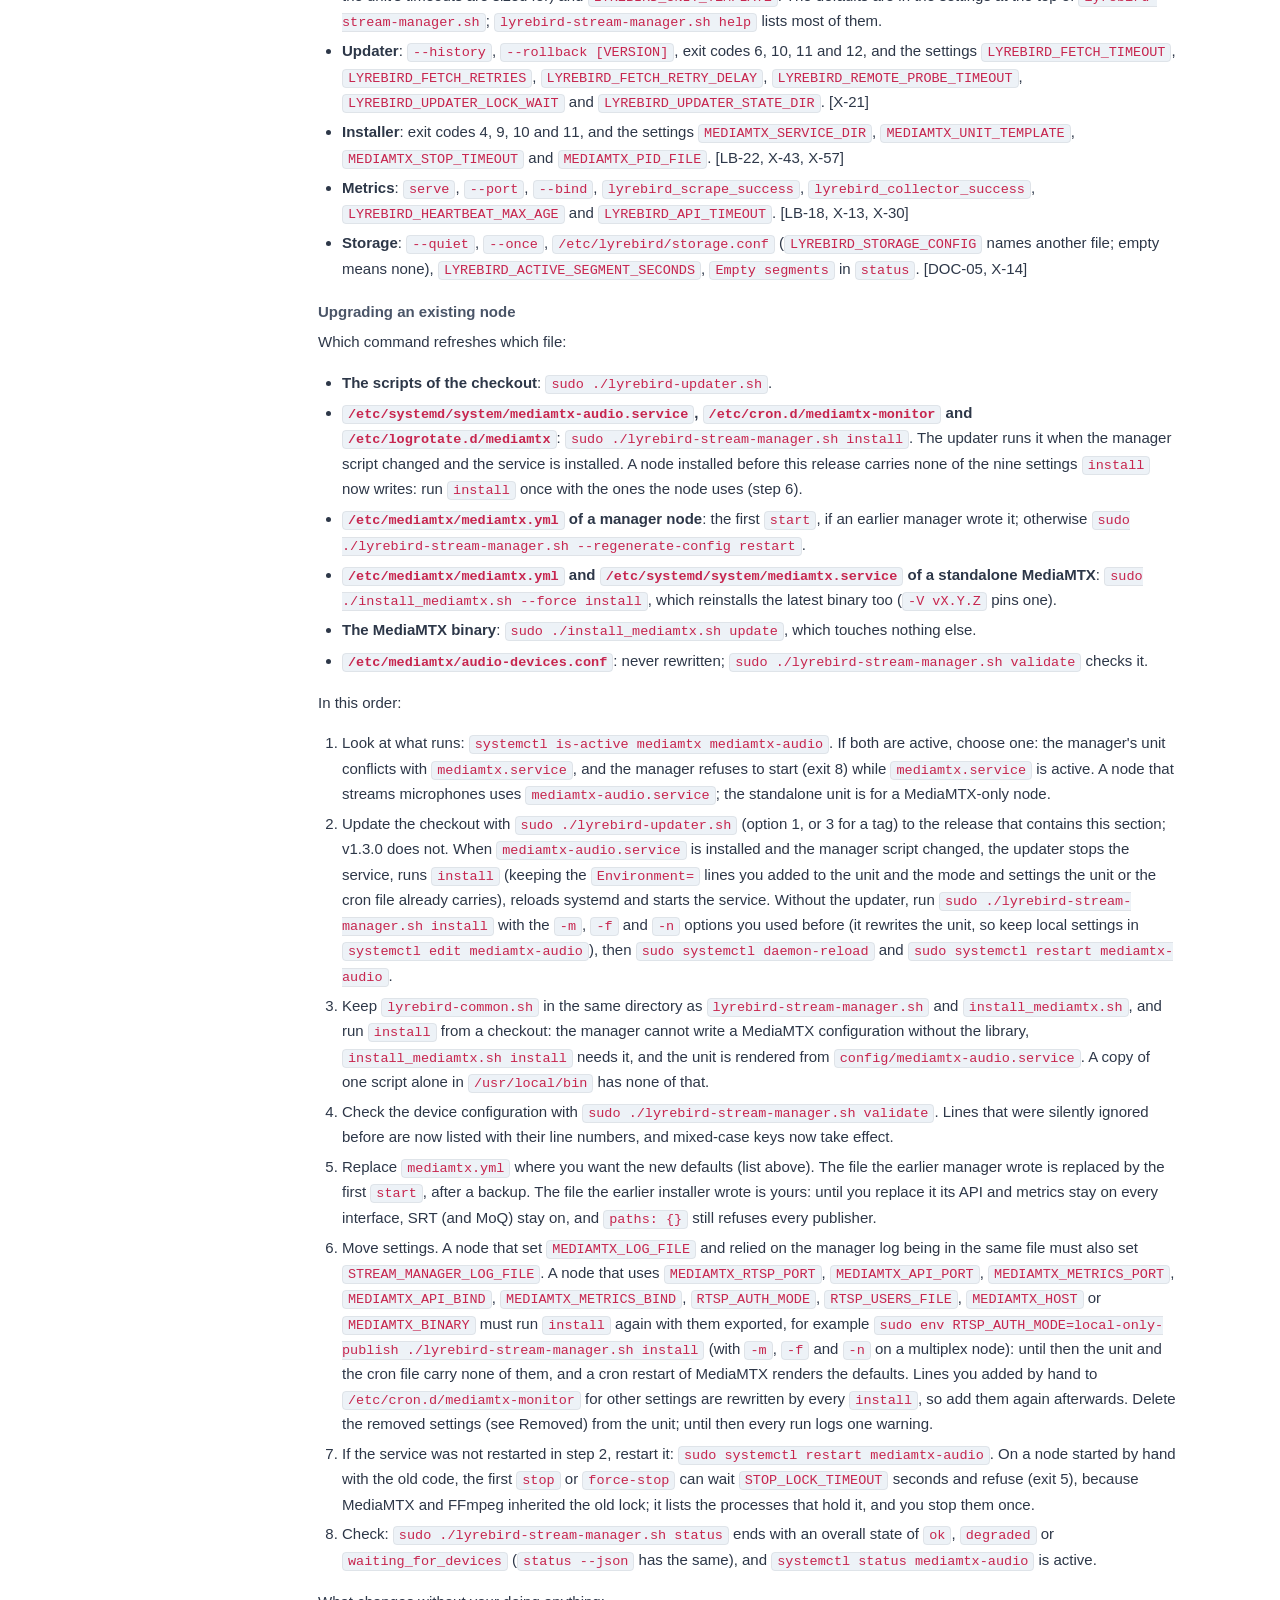
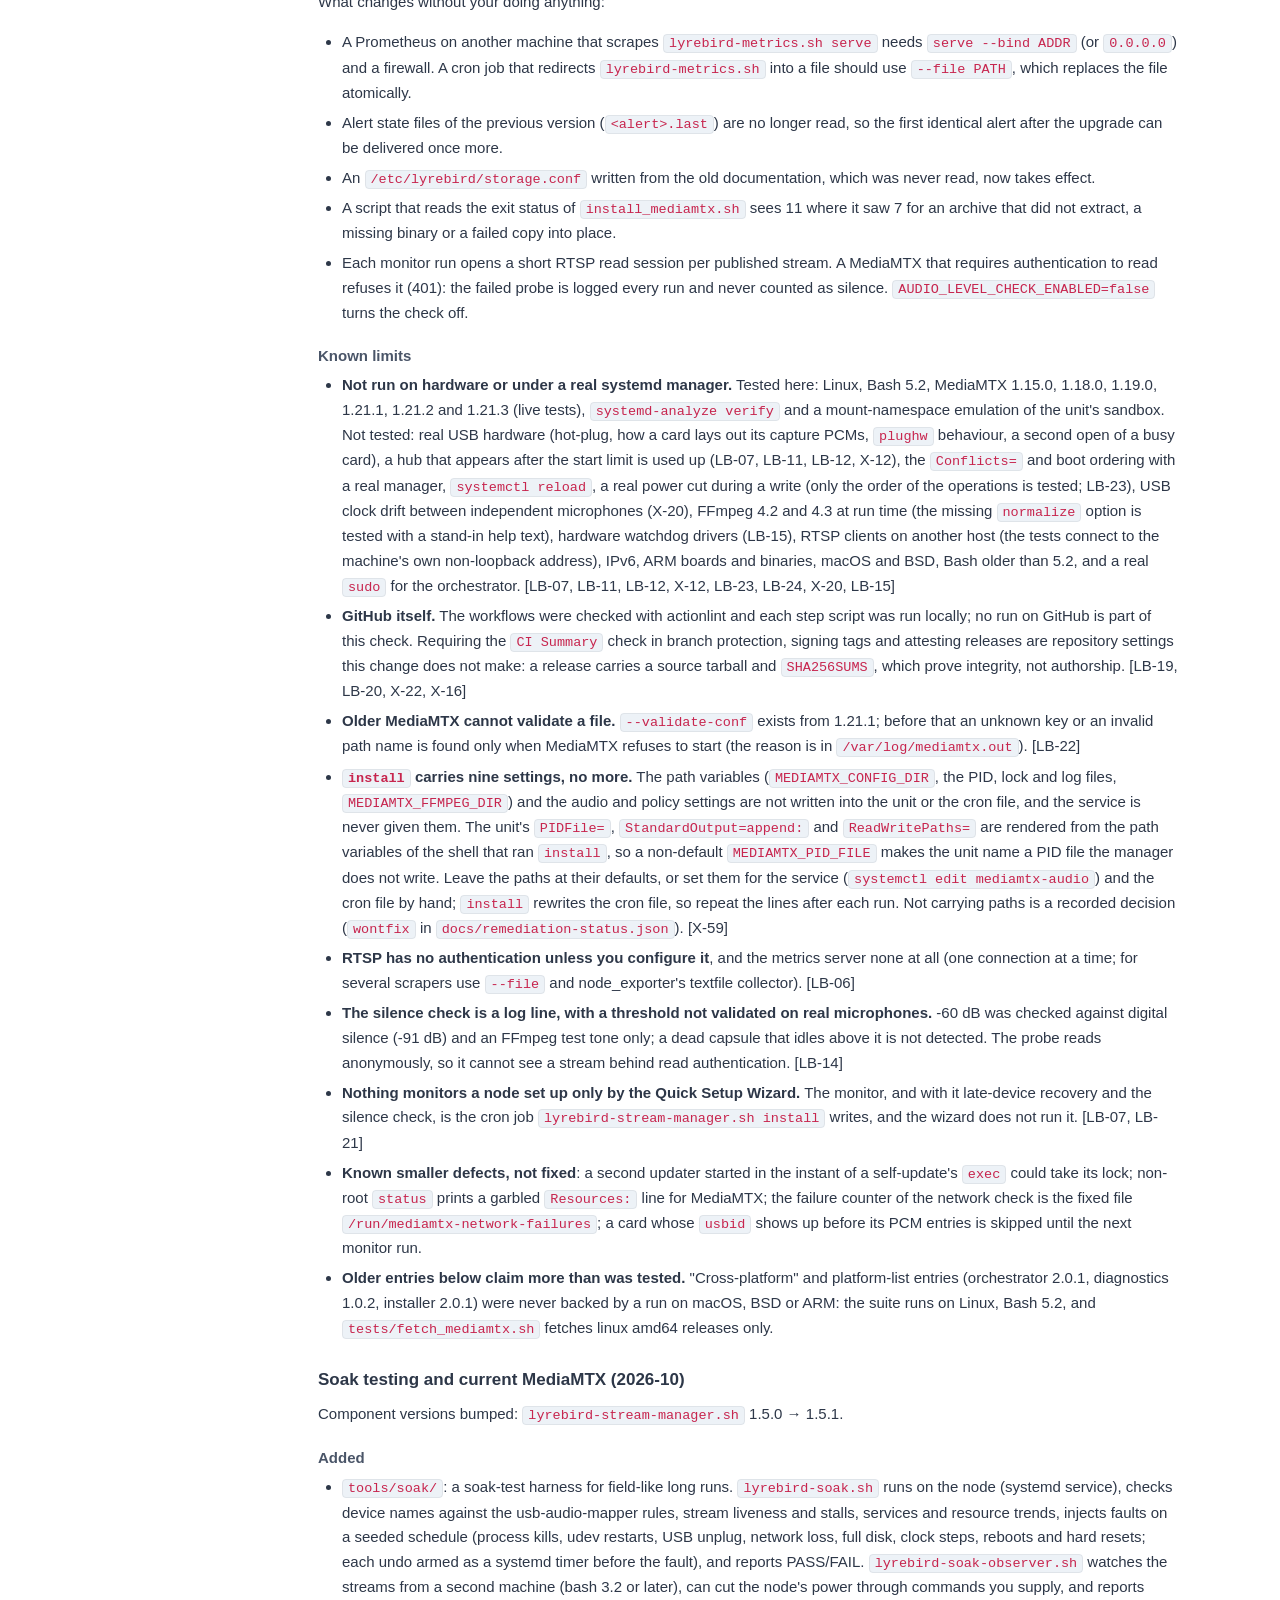
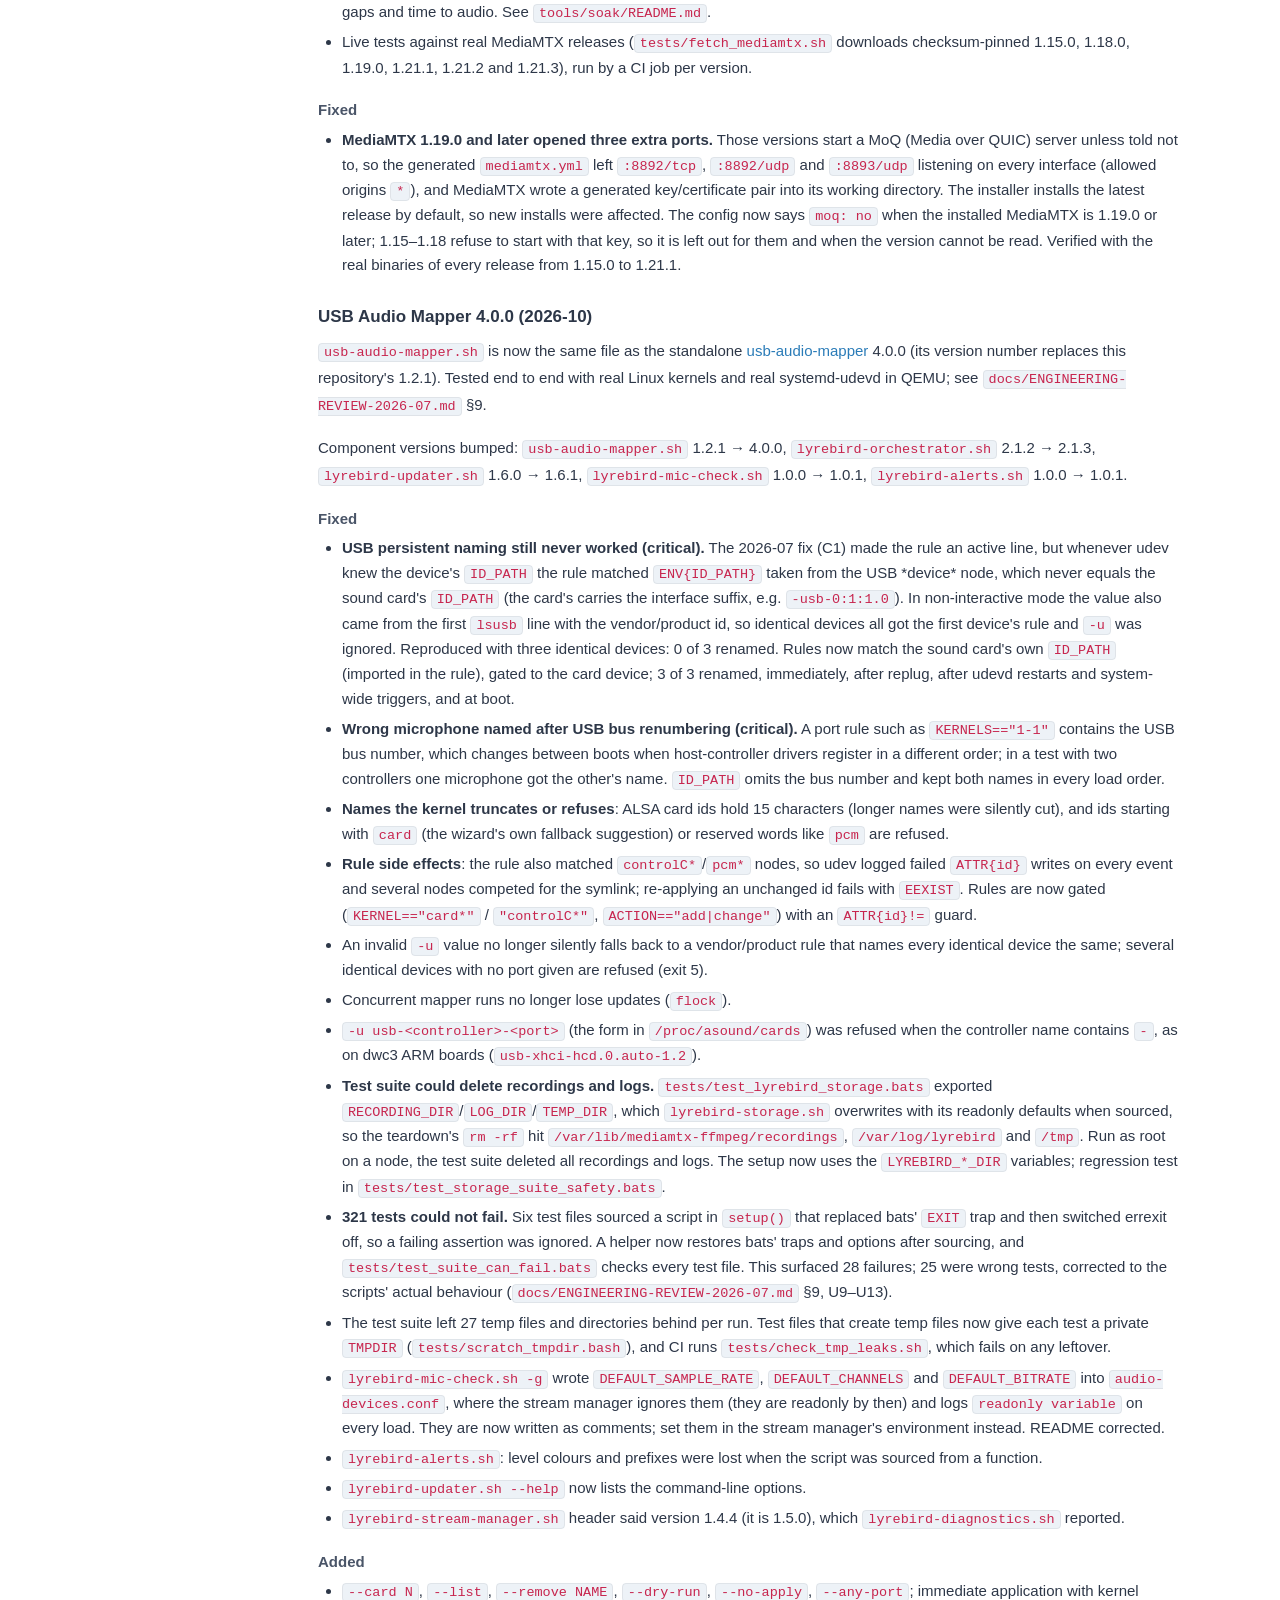
<file: docs/changelog.html>
<!DOCTYPE html>
<html lang="en">
<head>
  <meta charset="UTF-8">
  <meta name="viewport" content="width=device-width, initial-scale=1.0">
  <title>Changelog - LyreBirdAudio Docs</title>
  <meta name="description" content="Version history and release notes for LyreBirdAudio.">
  <link rel="stylesheet" href="css/style.css">
</head>
<body>

<div id="sidebar-overlay" class="sidebar-overlay"></div>
<aside id="sidebar" class="sidebar"></aside>

<div class="content-wrapper">
  <header id="topbar" class="topbar"></header>

  <main class="content">
    <div class="page-header">
      <span class="page-label">Reference</span>
      <h1 class="page-title">Changelog</h1>
      <p class="page-subtitle">A copy of <code>CHANGELOG.md</code>: all notable changes, releases and breaking changes. Follows <a href="https://keepachangelog.com/en/1.0.0/" target="_blank" rel="noopener">Keep a Changelog</a> and <a href="https://semver.org/" target="_blank" rel="noopener">Semantic Versioning</a>.</p>
    </div>

    <h2 id="unreleased">Unreleased</h2>
    <p>Everything since v1.3.0, the latest release (2026-07-19). The release that will carry it has no number yet. The version of every script in this tree is in the table at the end of this file; the "Component versions bumped" lines in the blocks below record the step each block made.</p>
    <h3 id="audit-remediation-2026-11">Audit remediation (2026-11)</h3>
    <p>An independent review of revision <code>5befe80</code> found defects in the stream manager, the installer, the updater and the documentation, and checking them found more. The IDs in brackets (<code>LB-</code> for the review's findings, <code>X-</code> for those found while checking, <code>DOC-</code> for documentation) are the ones in <code>docs/REMEDIATION-2026-11.md</code>, which also holds the design decisions D1 to D15. <code>docs/remediation-status.json</code> names the tests that cover each item.</p>
    <h4 id="security">Security</h4>
    <ul>
    <li><strong>The MediaMTX API and metrics endpoint listen on <code>127.0.0.1</code> by default.</strong> In the configuration the stream manager and <code>install_mediamtx.sh</code> generated, they listened on every interface (ports 9997 and 9998). <code>MEDIAMTX_API_BIND</code> and <code>MEDIAMTX_METRICS_BIND</code> change the address; an empty value means every interface. MediaMTX's own default rules already refused API and metrics calls from other machines, so a working setup is not affected. [LB-06, LB-22]</li>
    <li><strong>Only RTSP is open to the network.</strong> SRT, RTMP, HLS and WebRTC are off in every generated configuration, MoQ is off on MediaMTX 1.19.0 and later, and no setting turns any of them on. The installer's old configuration left SRT listening, and MoQ on 1.19.0 and later. With the generated configuration MediaMTX opens RTSP (every interface), the API and metrics (loopback) and the two UDP ports RTSP uses (8000 and 8001 by default), and nothing else; checked on MediaMTX 1.15.0, 1.18.0, 1.19.0, 1.21.1, 1.21.2 and 1.21.3. [LB-06]</li>
    <li><strong>RTSP is still open by default</strong>: anyone who can reach port 8554 can publish to and read every stream, as before. The new <code>RTSP_AUTH_MODE=local-only-publish</code> closes it without editing the file: this machine needs no password, and every other client must be a user listed in <code>RTSP_USERS_FILE</code> and can only read. Publishers must then connect through a loopback name (<code>MEDIAMTX_HOST</code> of <code>localhost</code>, <code>127.x</code> or <code>::1</code>; the manager warns otherwise). <code>lyrebird-stream-manager.sh help</code> shows the file format; <code>docs/SECURITY-GUIDE.md</code> covers authentication. [LB-06]</li>
    <li><strong>A cron restart no longer loses the authentication mode or the ports.</strong> <code>lyrebird-stream-manager.sh install</code> wrote only the stream mode into the unit and the cron file, and the monitor that cron runs brings a MediaMTX that has died back by rendering <code>mediamtx.yml</code> again, from the defaults. With <code>RTSP_AUTH_MODE=local-only-publish</code> the file then had no <code>authInternalUsers</code> and anonymous remote publishing worked again (seen after <code>kill -9</code> of MediaMTX); a node with its own ports and bind addresses was put back on 8554, 9997, 9998 and <code>127.0.0.1</code>. <code>install</code> now writes the nine settings that decide this into both files, and the updater's service reinstall keeps them (see "The unit and the cron monitor" below). A node installed before this release has none of them in its files: see "Upgrading an existing node". [X-58, X-52]</li>
    <li><strong>A <code>mediamtx.yml</code> you edited is no longer overwritten.</strong> The manager regenerated the file on every start, so a password, bind address or file mode you set was lost. Only a file whose first line is <code># Managed by LyreBirdAudio</code> is rewritten (after a backup); any other file is yours, is used as it is and is never written. [LB-22]</li>
    <li><strong>The device configuration is read as data and never run.</strong> <code>/etc/mediamtx/audio-devices.conf</code> was loaded with <code>source</code>, so a line such as <code>exit 0</code> ended the manager and a <code>$(...)</code> ran as root. [LB-08, X-09]</li>
    <li><strong>Generated files cannot be injected.</strong> Every value in a generated stream wrapper is quoted (a <code>"</code>, <code>$(...)</code>, backtick or trailing backslash in a setting used to run or break the wrapper), and a stream name can no longer add a YAML key (<code>runOnInit</code> ran as a command), a systemd directive or a cron line. [LB-09, X-10, X-11, LB-04]</li>
    <li><strong><code>install_mediamtx.sh update</code> always checks the checksum.</strong> It used to run MediaMTX's own <code>--upgrade</code>, which downloads the newest tag and replaces the binary without any checksum check. [X-41]</li>
    <li><strong>The metrics HTTP server listens on <code>127.0.0.1</code> by default.</strong> It listened on every interface while its log said "localhost". It still has no authentication or TLS. [X-17]</li>
    <li><strong><code>docs/SECURITY-GUIDE.md</code> Option 2 set the admin password to a literal string.</strong> MediaMTX does not expand <code>${MEDIAMTX_ADMIN_PASSWORD}</code> in its YAML, so the password was that text (checked on MediaMTX 1.21.1: 200 for the literal string, 401 for the real value). If you followed that guide, change the password. [DOC-01]</li>
    </ul>
    <h4 id="changed-behaviour">Changed behaviour</h4>
    <p><strong>Start, stop and ownership</strong></p>
    <ul>
    <li><strong><code>start</code> reports what happened.</strong> Exit status 0 means the start policy is met, and 9 (new) that it is not. <code>LYREBIRD_START_POLICY=degraded</code> (the default) requires one stream to be publishing, <code>strict</code> requires the stream of every detected device; "publishing" is what MediaMTX's API reports, not that FFmpeg is running. Before, <code>start</code> printed <code>[FAIL]</code> lines and still exited 0. A failed start stops what that run started and leaves a stack that was already running alone. Under systemd, a node whose microphones all fail now has a failed start, which <code>Restart=always</code> retries. [LB-03]</li>
    <li><strong><code>start</code> is safe to repeat.</strong> With the manager's own MediaMTX running it changes nothing that works (same process IDs, no outage, configuration not rewritten) and starts only a stream whose wrapper is missing. Before, every start cleaned up and restarted everything. [LB-01]</li>
    <li><strong>One MediaMTX owner.</strong> <code>mediamtx-audio.service</code> now conflicts with <code>mediamtx.service</code> (<code>Conflicts=</code>), and <code>start</code>, <code>restart</code> and <code>reload</code> refuse with exit 8 (new) and change nothing while <code>mediamtx.service</code> is active or a MediaMTX the manager did not start is running on its configuration. The old sample unit made the manager depend on <code>mediamtx.service</code> while the manager started its own MediaMTX on the same file and port. [LB-02]</li>
    <li><strong>No USB microphone is not a failed start.</strong> <code>start</code> starts MediaMTX, reports <code>waiting_for_devices</code> and exits 0; it used to exit 6 without starting anything. <code>LYREBIRD_ALLOW_EMPTY_START=false</code> restores exit 6. The wait for USB devices to settle no longer counts an empty list as settled. The monitor starts the stream of each device that appears, restarts a multiplex stream when a device is added, and restarts a MediaMTX that is gone while the node is meant to run (<code>start</code> was run and <code>stop</code> was not, which the manager records in <code>/run/lyrebird/desired-running</code>), within <code>CRON_RESTART_MAX_PER_HOUR</code>. [LB-07, X-03]</li>
    <li><strong>Lifecycle commands never overlap, and no lock goes stale.</strong> Locks are <code>flock</code>s on files that are never deleted or truncated; the kernel releases one when its holder dies, so <code>LOCK_STALE_THRESHOLD</code> is gone. <code>stop</code> and <code>force-stop</code> now refuse with exit 5 (nothing changed) when another lifecycle command still holds the lock after <code>STOP_LOCK_TIMEOUT</code> seconds (default 5); the monitor skips its cycle, exit 0, while one runs. The "Failed to acquire lock" message names the holder: do not delete lock files by hand. MediaMTX, the wrappers and FFmpeg no longer inherit the lock. [LB-05, X-02]</li>
    <li><strong>Processes are found by identity, never by name.</strong> The manager signals only processes recorded in its own PID files (checked against the process start time, which is kept in a <code>&lt;pid file&gt;.id</code> record beside each) that are what it started. <code>stop</code> no longer kills other FFmpeg processes that read a stream, and <code>force-stop</code> kills only what this manager started. <code>force-stop --kill-all</code> prints what it would kill and exits 1; <code>force-stop --kill-all --yes</code> kills it: the only broad kill. The first signal is SIGTERM, then SIGKILL after the timeout. <code>stop</code> exits 1 when something could not be stopped. The installer stops MediaMTX through its owner (systemd or the manager) and, as a last resort, by executable path and configuration file; its <code>status</code> no longer reports another installation's MediaMTX as "Running (manual)". [LB-10]</li>
    </ul>
    <p><strong>Health checks and monitoring</strong></p>
    <ul>
    <li><strong>Silence is measured on the published stream.</strong> The monitor reads each published stream over RTSP for 3 seconds (<code>AUDIO_LEVEL_SAMPLE_DURATION</code>) at most every 240 seconds (<code>AUDIO_LEVEL_CHECK_INTERVAL</code>) and logs <code>DEAD MIC</code> once per silence episode, after 60 seconds (<code>AUDIO_SILENCE_WARN_DURATION</code>) at or below -60 dB (<code>AUDIO_SILENCE_THRESHOLD_DB</code>). <code>AUDIO_LEVEL_CHECK_ENABLED=true</code> was already the default, but nothing ever ran it. It does not open the sound card. It adds at most one short RTSP read session per stream and monitor run (visible in MediaMTX's log and API). There is no metric or alert for it: the log line is the signal. [LB-14, X-05]</li>
    <li><strong>The heartbeat says only what it is.</strong> <code>/run/mediamtx-audio.heartbeat</code> holds the time of the last monitor run. <code>lyrebird_heartbeat_healthy</code> is 1 when the monitor ran within <code>LYREBIRD_HEARTBEAT_MAX_AGE</code> seconds (default 900); it was tied to 60 seconds although the monitor runs every 5 minutes. It proves that the monitor ran, not that any stream is up. [LB-15, X-13]</li>
    <li><strong>MediaMTX readiness is checked, not assumed.</strong> Readiness, the API version and the per-stream probe check the HTTP status and the shape of the answer; any answer used to count. A 401 or 403 (an authenticated API) or an API that does not answer is "unknown" and never counts as a failed stream: before, such a stream was restarted after three monitor runs in a row. [LB-13]</li>
    </ul>
    <p><strong>Configuration</strong></p>
    <ul>
    <li><strong><code>mediamtx.yml</code> has an owner.</strong> A file with the <code># Managed by LyreBirdAudio</code> first line is rewritten only when its content changes, after a backup <code>mediamtx.yml.&lt;UTC time&gt;.&lt;nn&gt;.bak</code> (the newest <code>MEDIAMTX_CONFIG_BACKUPS</code>, default 5, are kept), written so that a power cut leaves the old or the new file. The manager and the installer render it with one generator. A file without the line is yours: <code>--regenerate-config start</code> (or <code>restart</code>) takes it over after a backup; to keep hand edits in a managed file, delete the first line. Where MediaMTX has <code>--validate-conf</code> (1.21.1 and later), the new file is checked by the binary before it replaces the old one. The file is written after the port check, not before. [LB-22, LB-23]</li>
    <li><strong>The file an earlier manager wrote is adopted.</strong> A <code>mediamtx.yml</code> whose first line is <code># MediaMTX Configuration - Audio Streams</code> is replaced by the current rendering at the first <code>start</code> or <code>reload</code> (after a backup), with a log line saying so. An edit you made to it by hand is in the backup only. The file the earlier installer wrote (first line a row of <code>#</code>) is not adopted: it is yours, and every start warns about it. [X-38]</li>
    <li><strong>The device configuration is checked, not trusted.</strong> The file is read line by line against a list of keys: <code>DEVICE_&lt;NAME&gt;_&lt;SETTING&gt;=value</code>, <code>&lt;SETTING&gt;</code> one of <code>SAMPLE_RATE</code>, <code>CHANNELS</code>, <code>CODEC</code>, <code>BITRATE</code>, <code>THREAD_QUEUE</code> and <code>PCM</code>, with the values each accepts. A line that cannot be used is skipped, logged with its file, line and key, and its setting keeps the default; it no longer stops <code>start</code> (which exited 4 for a syntax error). The new <code>lyrebird-stream-manager.sh validate</code> checks the file (exit 4 when a line cannot be used). Keys in mixed case, which <code>lyrebird-mic-check.sh</code> used to write and which were ignored, are now read and so apply. Settings are no longer taken from <code>DEVICE_*</code> environment variables. <code>DEFAULT_*=</code> lines in the file are an error (set them in the environment). <code>BITRATE</code> must be <code>NNNk</code> (<code>128000</code> is an error); <code>CODEC</code> must be <code>opus</code>, <code>aac</code> or <code>mp3</code> (<code>pcm_s16le</code> was accepted and left local recording empty). [LB-08, X-09, X-28]</li>
    <li><strong>Stream names are canonical.</strong> One rule serves the MediaMTX path, the publisher URL, PID file, status and systemd line: lower case, <code>[a-z0-9_-]</code>, first character a letter or digit, at most 64 characters; other characters become <code>_</code> (<code>Studio Mix</code> is <code>studio_mix</code>, <code>My-Mix_2</code> is <code>my-mix_2</code>). The <code>-n</code> name goes through the same rule, and the result is logged when it differs. A name that is reserved (<code>control</code>, <code>stats</code>, <code>api</code>, <code>metrics</code>, <code>health</code>, <code>all</code>, <code>all_others</code>), too long or without a letter or digit ends the command with exit 4. A name with a space made MediaMTX refuse to start. [LB-04]</li>
    <li><strong>The three ports are honoured everywhere.</strong> <code>MEDIAMTX_RTSP_PORT</code>, <code>MEDIAMTX_API_PORT</code> and <code>MEDIAMTX_METRICS_PORT</code> reach the generated file, readiness and stream probes, the port check, the wrappers' publish URL and every URL the manager prints; the manager hard-coded 8554 and 9997 before. A value that is not an integer from 1 to 65535 ends every command with exit 4. <code>install</code> writes them into the unit and the cron file when they are not the defaults. The port check no longer counts a client socket that merely uses the number. [X-19, X-58]</li>
    <li><strong>The capture device is not assumed to be PCM 0.</strong> The manager lists a card's capture PCMs; <code>DEVICE_&lt;NAME&gt;_PCM</code> picks one if there are several. [LB-24]</li>
    <li><strong>Multiplex mode asks FFmpeg before it starts.</strong> The amix <code>normalize</code> option needs FFmpeg 4.4; on 4.2 and 4.3 (Ubuntu 20.04, Debian 11) the stream used to fail with "Option not found" and now starts without it, which gives amix's default scaling. From 4.4 the mix stays the plain sum (<code>normalize=0</code>), 6 dB louder than amix's default for two equal inputs. A channel count the codec cannot encode (for example two stereo microphones with <code>amerge</code> and <code>opus</code>, 4 channels, on FFmpeg 6.1.1) is refused before the wrapper is written, with the alternatives in the message; an individual stream's <code>CHANNELS</code> is checked the same way. [X-20, X-49]</li>
    <li><strong>Recording is RAM-only unless you point it elsewhere.</strong> With <code>AUDIO_LOCAL_RECORDING=true</code> the segments go to <code>AUDIO_RECORDING_PATH</code> (default <code>/dev/shm/lyrebird-buffer</code>, lost at reboot or power loss): the last <code>AUDIO_RECORDING_SEGMENTS</code> x <code>AUDIO_RECORDING_SEGMENT_TIME</code> seconds (one hour by default) per stream, overwritten in place. For recordings that survive, set <code>AUDIO_RECORDING_PATH</code> to persistent storage. After a wrapper restart the segments are not in slot order: sort them by modification time. [LB-16]</li>
    <li><strong>Two log variables.</strong> <code>STREAM_MANAGER_LOG_FILE</code> is the manager's own log (default <code>/var/log/lyrebird-stream-manager.log</code>); <code>MEDIAMTX_LOG_FILE</code> is only where MediaMTX's output goes (default <code>/var/log/mediamtx.out</code>). They used to be one variable. [X-15]</li>
    <li><strong>FFmpeg logs are kept.</strong> A new wrapper moves the previous <code>&lt;stream&gt;.log</code> to <code>&lt;stream&gt;.log.prev.1</code> and shifts older ones up; <code>FFMPEG_LOG_KEEP</code> (default 3, at most 20) bounds them. <code>start</code>, <code>stop</code> and <code>force-stop</code> no longer delete logs. [X-25]</li>
    <li><strong>One directory for the FFmpeg logs, and each log rotated once.</strong> The manager writes them to <code>/var/lib/mediamtx-ffmpeg/&lt;stream&gt;.log</code> (<code>MEDIAMTX_FFMPEG_DIR</code>). The diagnostics' FFmpeg log directory and the orchestrator's "View Stream Logs (FFmpeg)" looked in <code>/var/log/lyrebird</code> and now default to that directory (<code>FFMPEG_LOG_DIR</code> still overrides them; the manager never read it). <code>config/lyrebird-logrotate.conf</code> and the file <code>install</code> writes, <code>/etc/logrotate.d/mediamtx</code>, both listed the MediaMTX and the manager log, and logrotate refuses a log that two files list (checked with logrotate 3.21.0: <code>duplicate log entry</code>, and the log was not rotated). <code>install</code> owns <code>MEDIAMTX_LOG_FILE</code>, <code>STREAM_MANAGER_LOG_FILE</code> and the FFmpeg logs; the shipped file now covers only <code>/var/log/lyrebird/*.log</code> and the orchestrator, updater, diagnostics and USB mapper logs. [X-51]</li>
    <li><strong><code>reload</code> is a real command.</strong> <code>lyrebird-stream-manager.sh reload</code> re-renders the MediaMTX configuration and lets the running MediaMTX apply it; the manager stops nothing. Changes to the log level, timeouts, metrics, RTSP settings or a path's settings make MediaMTX disconnect that stream's publishers, which reconnect (a gap); the command says which keys do. Per-device audio settings are applied by <code>restart</code>, not <code>reload</code>. Exit 7 means MediaMTX is not running. A terminal hang-up (SIGHUP) of a manually started manager now runs <code>reload</code>; it used to stop every stream. [LB-11, X-46]</li>
    </ul>
    <p><strong>systemd units</strong></p>
    <ul>
    <li><strong>One unit template, rendered at <code>install</code>.</strong> <code>config/mediamtx-audio.service</code> is the template; <code>lyrebird-stream-manager.sh install</code> renders it and the monitor cron file before it writes anything, and refuses (exit 4, nothing written) a value a unit cannot carry. <code>install</code> must be run from a checkout (it needs <code>config/</code> next to the script). Compared with the unit <code>install</code> used to write: <code>Restart=always</code> (was <code>on-failure</code>), the start limit is 10 in 20 minutes in <code>[Unit]</code> (<code>StartLimitInterval=</code> sat in <code>[Service]</code>), <code>ExecReload</code> runs the real <code>reload</code> (was <code>restart</code>), <code>ProtectSystem=strict</code> with every path the manager writes made writable (was <code>full</code>), start and stop timeouts computed from the manager's own timings (560 s and 130 s for 8 streams; were 300 and 120), <code>Conflicts=mediamtx.service</code>, no <code>Group=audio</code> and no faked <code>INVOCATION_ID</code>. The unit has no <code>WatchdogSec=</code>: the manager sends no keep-alives. A node keeps its old unit until <code>install</code> runs again (the updater does that). [LB-11, LB-12, X-12]</li>
    <li><strong>The standalone MediaMTX unit</strong> (<code>config/mediamtx.service</code>) conflicts with the manager's unit and has the start limit in <code>[Unit]</code>, and <code>install_mediamtx.sh</code> renders the unit from that file. Compared with the unit the installer wrote: 5 starts in 300 s (was 3 in 60 s), <code>RestartSec=5</code> (was 10), no <code>ExecReload</code>, <code>MemoryMax=512M</code>. <code>systemctl reload mediamtx</code> now says the unit cannot reload: MediaMTX re-reads a changed configuration file by itself (checked on 1.15.0 and 1.21.1), and SIGHUP ends it. A node keeps its unit until <code>install_mediamtx.sh --force install</code>. [LB-02, X-12, LB-12]</li>
    <li><strong>The unit and the cron monitor get the node's mode and settings.</strong> <code>install</code> writes <code>STREAM_MODE</code>, <code>MULTIPLEX_FILTER_TYPE</code> and <code>MULTIPLEX_STREAM_NAME</code> into <code>/etc/cron.d/mediamtx-monitor</code>; before, the monitor of a multiplex node ran in individual mode and started per-device streams next to the multiplexed one. It also writes, as <code>Environment=</code> lines in the unit and as <code>NAME=value</code> lines in the cron file, the settings that decide where MediaMTX listens and who may connect, when they are set and differ from their defaults: <code>MEDIAMTX_RTSP_PORT</code>, <code>MEDIAMTX_API_PORT</code>, <code>MEDIAMTX_METRICS_PORT</code>, <code>MEDIAMTX_API_BIND</code>, <code>MEDIAMTX_METRICS_BIND</code>, <code>RTSP_AUTH_MODE</code>, <code>RTSP_USERS_FILE</code>, <code>MEDIAMTX_HOST</code> and <code>MEDIAMTX_BINARY</code>. A value the files cannot carry stops <code>install</code> with exit 4 before anything is written; with none of them set the two files are what they were. <code>install</code> writes what it is given and the defaults for the rest, so give it the options and settings every time you run it. Not carried: the path variables and the audio settings. [X-32, X-58]</li>
    </ul>
    <p><strong>Installer</strong> (<code>install_mediamtx.sh</code> 2.1.0)</p>
    <ul>
    <li><strong>The configuration is the shared generator's</strong>: first line <code># Managed by LyreBirdAudio</code>, API and metrics on <code>127.0.0.1</code>, everything but RTSP off, and a catch-all path so publishers are accepted (the old file's <code>paths: {}</code> made MediaMTX answer every publisher with "path is not configured"). It is generated for the version of the binary that will run it. An existing marked file is replaced only if its content changes, after <code>mediamtx.yml.backup.&lt;time&gt;</code>; a file without the marker is left alone unless <code>--force</code>, which saves a backup first. Exit 9: MediaMTX rejected the generated file (1.21.1 and later); nothing is written. [LB-06, LB-22]</li>
    <li><strong>Exit 11 is the binary steps.</strong> An archive that does not extract or holds no binary, and a copy or an atomic move into place that fails, exit 11 (<code>install</code> and <code>update</code>). They exited 7, which also means "already installed", "not installed" and "could not stop MediaMTX", so the wizard of the orchestrator, which carries on after 7, carried on after a failed install. 7 still ends an update that was rolled back because the new binary does not run or the service did not come back. <code>--help</code> lists the codes 0 to 11. [X-57]</li>
    <li><strong>Ports are validated before anything is downloaded or written</strong>: a <code>MEDIAMTX_*_PORT</code> that is not an integer from 1 to 65535, or two equal ones, ends <code>install</code> with exit 10 and names the variable. [X-43]</li>
    <li><strong><code>install</code> needs <code>lyrebird-common.sh</code> next to the installer</strong> (exit 4 otherwise); <code>--no-config --no-service</code> does not. [LB-22]</li>
    <li><strong><code>update</code> downloads and verifies first, then stops MediaMTX</strong>, so a failed download or a checksum mismatch (always fatal, even with <code>--force</code>) leaves MediaMTX running. It installs atomically, checks that the new binary runs, and rolls back to the previous one when it does not run or the service does not come back. A MediaMTX started by hand is stopped, not started again; the command to start it is printed and the exit status is 0 (it used to end rolled back with exit 7). Across MediaMTX 1.19 an update adds <code>moq: no</code> to a generated configuration; before, MoQ listened on every interface. <code>update</code> still never rewrites the configuration or the unit otherwise. [X-39, X-40, X-41, X-42]</li>
    </ul>
    <p><strong>Updater</strong> (<code>lyrebird-updater.sh</code> 1.8.0)</p>
    <ul>
    <li><strong><code>--history</code> and <code>--rollback [VERSION]</code> exist</strong> (the README described them before they existed). <code>--history</code> lists updates, rollbacks and resets from a local log (<code>&lt;git-dir&gt;/lyrebird-updater/history.log</code>), and any update that did not finish. <code>--rollback</code> returns to the version the last update came from, or to a release tag or commit already in the clone; neither needs the network. [X-21]</li>
    <li><strong>An update is a journalled transaction.</strong> An update killed halfway (a power cut, SIGKILL) is undone by the next run: back to the recorded commit, stash and service restored. Declining "Save your changes temporarily?" or a failing stash no longer discards your uncommitted edits; a conflicting stash restore leaves a clean tree, keeps your changes in the stash and exits 10. File modes survive (every tracked <code>*.sh</code> stays executable), and no command waits on an unreachable remote: a fetch is bounded (30 seconds, 3 attempts). [X-21]</li>
    <li><strong>The lock is a kernel <code>flock</code></strong> on <code>&lt;git-dir&gt;/lyrebird-updater/updater.lock</code>, never deleted; it is no longer an untracked directory in the working tree. <code>flock</code> (util-linux) is now a prerequisite (exit 2 without it). Migrations now also run after a self-update. [X-31]</li>
    <li><strong>A service reinstall keeps the node as it is.</strong> When the manager script changed, the updater runs <code>install</code> again. It ran it with no options, which put the cron file of a multiplex node back to individual mode. It now gives <code>install</code> the stream mode, filter and name and the nine settings above as the installed unit sets them (the cron file's value for one the unit does not set), so the unit and the cron file keep the node's mode, ports and authentication. <code>Environment=</code> lines you added are kept, as before. [X-52, X-58]</li>
    <li><strong>Exit codes</strong>: 6 (the version is not in the clone), 10 (switched, but your saved changes conflict and are in the stash), 11 (the automatic rollback could not restore everything), 12 (input ended at a menu prompt). A switch that fails in the menu is reported and the menu stays open; <code>Q</code> leaves with the status of the last switch. [X-21, X-31]</li>
    </ul>
    <p><strong>Orchestrator</strong> (<code>lyrebird-orchestrator.sh</code> 2.2.0)</p>
    <ul>
    <li><strong>It says what a start really did.</strong> Audio Streaming Control (menu 4: Start All Streams, Restart All Streams) and the Quick Setup Wizard read <code>/run/lyrebird/status.json</code> (or <code>status --json</code>) and print each stream's state and reason, then the next step; the wizard's final message is decided by the start it just ran (it used to report success after a failed start, and warnings after a good one). Exit codes of the stream manager and the updater are explained in words. The wizard no longer advises a reboot. Version Management (menu 6) has 3) Show Update History and 4) Roll Back to a Previous Version. Listing stream URLs no longer ends the orchestrator on a system without the <code>ip</code> command. [LB-21, X-21]</li>
    <li><strong>It finds MediaMTX and the streams by identity.</strong> The menu header's <code>MediaMTX:</code> line is the program at <code>MEDIAMTX_BINARY</code> running the manager's configuration file, not any process called <code>mediamtx</code>, and <code>Active Streams:</code> counts the manager's wrapper processes, not every <code>ffmpeg</code> on the host. The orchestrator no longer needs <code>pgrep</code>. The diagnostics find MediaMTX the same way. The two lookups are <code>lyrebird_mediamtx_pids</code> and <code>lyrebird_stream_wrapper_pids</code> in <code>lyrebird-common.sh</code> 1.2.0. [X-54]</li>
    <li><strong>It follows the manager's port.</strong> "View Stream URLs" prints <code>MEDIAMTX_RTSP_PORT</code> (it printed 8554), and the diagnostics read <code>MEDIAMTX_RTSP_PORT</code> too, with <code>MEDIAMTX_PORT</code> only as the fallback. [X-55]</li>
    <li><strong>It explains installer exit 11</strong> as a failed binary installation, and no longer says that exit 7 can mean a failed install step. [X-57]</li>
    </ul>
    <p><strong>Metrics</strong> (<code>lyrebird-metrics.sh</code> 1.4.0)</p>
    <ul>
    <li><strong><code>serve</code> and its options exist as documented</strong>: <code>serve [--port PORT] [--bind ADDR]</code> (and <code>--serve [PORT]</code>). It answers <code>GET /</code> and <code>GET /metrics</code> with correct HTTP framing, one connection at a time, a document generated after the request arrived, and no longer loops while the port is taken (exit 2 after 5 attempts). <code>--file</code> replaces the file atomically and keeps the previous one when anything fails. [LB-18, X-17]</li>
    <li><strong>Exit status is no longer always 0</strong>: 2 when nothing could be delivered, 3 when a collector failed. New <code>lyrebird_scrape_success</code> and <code>lyrebird_collector_success{collector}</code> say which; a source that cannot be read makes its metrics absent, not 0 (alert on <code>lyrebird_scrape_success == 0</code>). [LB-18]</li>
    <li><strong>MediaMTX is this installation's MediaMTX</strong>: the configured binary on the configured configuration (<code>MEDIAMTX_BINARY</code>, <code>MEDIAMTX_CONFIG_FILE</code>), as for the manager; a process whose command line merely contains "mediamtx" no longer counts. Liveness is read from <code>/proc</code>, not <code>kill -0</code>. Run the exporter as root: as another user MediaMTX details are left out and the scrape counts as degraded (exit 3). One scrape spends at most <code>LYREBIRD_API_TIMEOUT</code> seconds (default 5) on the MediaMTX API; a refused API costs 20 ms, not 1 second. [X-30]</li>
    <li><strong>The exporter follows the manager's FFmpeg directory.</strong> It reads <code>MEDIAMTX_FFMPEG_DIR</code>, the manager's variable, and <code>FFMPEG_PID_DIR</code> only as the fallback; before, a node that moved the directory with <code>MEDIAMTX_FFMPEG_DIR</code> showed no streams unless <code>FFMPEG_PID_DIR</code> was set too. [X-55]</li>
    </ul>
    <p><strong>Storage</strong> (<code>lyrebird-storage.sh</code> 1.3.0)</p>
    <ul>
    <li><strong>The documented cron lines work.</strong> <code>cleanup --quiet</code> and <code>monitor --once</code> are implemented (<code>monitor</code> checks once and exits; there is no <code>--interval</code> and never was). <code>/etc/lyrebird/storage.conf</code> is read, as data, when it exists, and not at all when anyone can write it or another user owns it (reported, exit 4); an <code>/etc/lyrebird/storage.conf</code> written from the old documentation takes effect with this version. Exit status 3 also covers a directory that could not be listed, and 4 means lines of the configuration file were ignored. [DOC-05, X-29]</li>
    <li><strong>Retention and emergency cleanup see every recording.</strong> <code>.aac</code> was missing from the list, so <code>CODEC=aac</code> recordings were never cleaned (the list is now <code>opus ogg aac adts m4a mp3 flac wav</code>). Empty segments left by a killed FFmpeg are removed once idle for <code>LYREBIRD_ACTIVE_SEGMENT_SECONDS</code> (default 900); a file written more recently is never evicted. Emergency cleanup removes at most 100 of each kind per run, oldest first, and no longer deletes the buffer's stream directories (FFmpeg lost its recording leg until restarted). Symlinked configured directories are followed. [X-14, X-29]</li>
    </ul>
    <p><strong>Alerts</strong> (<code>lyrebird-alerts.sh</code> 1.1.0)</p>
    <ul>
    <li><strong>Delivery is tracked per destination.</strong> An identical alert is not sent again to a destination that confirmed it within <code>LYREBIRD_ALERT_RATE_LIMIT</code> seconds (default 300); a destination that failed is retried by the next identical alert. Five parallel identical alerts deliver once per destination. New exit status 5: some destinations have the alert and at least one failed (0 now means every destination that needed it has it). A script that sources the library and calls <code>send_alert</code> under <code>set -e</code> must handle 3, 4 and 5. [LB-17]</li>
    </ul>
    <p><strong>Test suite and CI</strong> (for contributors)</p>
    <ul>
    <li><strong>The suite no longer writes the machine's real <code>/var/log</code>, <code>/etc</code> or <code>/run</code></strong>, and <code>LYREBIRD_LEAK_CHECK_HOST=1 tests/check_tmp_leaks.sh</code> fails a run that does (CI sets it). Tests that tested copies of functions defined in the test file were converted to run the real script, or removed where a real test already covered the behaviour. [X-35, X-18]</li>
    <li><strong>CI runs on every pull request and push to main</strong>, with no path filter. The <code>CI Summary</code> job fails unless every job succeeded, <code>shfmt</code> and <code>bashate</code> block, every Action is pinned to a commit and every downloaded tool is checked against a hash. The live matrix covers MediaMTX 1.15.0, 1.18.0, 1.19.0, 1.21.1, 1.21.2 and 1.21.3, plus an advisory canary on the newest upstream release. A tag runs the whole pipeline before a release is published, with a source tarball and <code>SHA256SUMS</code>; publishing can be repeated. [LB-19, LB-20, X-22, X-16]</li>
    <li><strong>The live steps run <code>tests/test_stream_names.bats</code> and <code>tests/test_docs_security.bats</code> too</strong>, once per pinned MediaMTX version and in the canary. The four live tests of the first (the stream-name matrix, <code>runOnInit</code> injection, quoted keys and <code>all_others</code>) had never run against a real MediaMTX in CI; the second loads every YAML block of the security guide into each binary that has <code>--validate-conf</code>. [X-60]</li>
    </ul>
    <p><strong>Stream manager exit codes</strong> (<code>lyrebird-stream-manager.sh help</code> has the same list; 8 and 9 are new, 5, 6 and 7 changed)</p>
    <div class="table-wrapper">
    <table>
    <thead><tr><th>Code</th><th>Meaning</th></tr></thead>
    <tbody>
    <tr><td>0</td><td>Success. <code>start</code>: the start policy is met, or there is no device and an empty start is allowed. <code>monitor</code>: healthy, waiting for devices, or skipped because a lifecycle command is running</td></tr>
    <tr><td>1</td><td>General error, including <code>force-stop --kill-all</code> without <code>--yes</code> and a command that could not stop what it had to</td></tr>
    <tr><td>2</td><td>Critical resource state (the cron job restarts the service)</td></tr>
    <tr><td>3</td><td>Missing dependency (<code>curl</code> is now one)</td></tr>
    <tr><td>4</td><td>Configuration error: an invalid <code>LYREBIRD_*</code> setting, port, stream name or device configuration, or no MediaMTX configuration</td></tr>
    <tr><td>5</td><td>Another lifecycle command holds the lock; nothing was changed (<code>stop</code> and <code>force-stop</code> now return it too)</td></tr>
    <tr><td>6</td><td>No USB audio device, with <code>LYREBIRD_ALLOW_EMPTY_START=false</code> only</td></tr>
    <tr><td>7</td><td>MediaMTX not running (<code>monitor</code>; <code>reload</code>)</td></tr>
    <tr><td>8</td><td>Another MediaMTX owns the node; <code>start</code>, <code>restart</code> and <code>reload</code> refused (new)</td></tr>
    <tr><td>9</td><td><code>start</code> did not meet <code>LYREBIRD_START_POLICY</code>; what it started was stopped (new)</td></tr>
    <tr><td>10</td><td>Streams degraded (<code>monitor</code>, logged only)</td></tr>
    <tr><td>128+N</td><td>Ended by signal N: 130 SIGINT, 143 SIGTERM</td></tr>
    </tbody>
    </table>
    </div>
    <h4 id="fixed">Fixed</h4>
    <ul>
    <li><strong>A monitor restart reverted per-device settings to the defaults.</strong> The device configuration was loaded only when the MediaMTX configuration was generated. [X-01]</li>
    <li><strong>A generated wrapper ended at its first back-off</strong> (<code>MAX_RESTART_DELAY: unbound variable</code>) unless those variables were in the manager's environment, so the "FFmpeg restarts with back-off" fix of 1.3.0 did not hold for a default install. [X-10]</li>
    <li><strong>A card that is detected but cannot be opened used up the restart budget</strong>, so after six such attempts an hour a real restart was refused. The budget is charged only for restarts that are attempted, and in multiplex mode too. [X-04, X-48]</li>
    <li><strong>A failed command left <code>/run/mediamtx-audio.cleanup</code></strong>, which makes every wrapper stop at its next loop; a failed <code>start</code> on a healthy node ended its streams. Only an interrupted run that could not take down what it had launched leaves it now, and a start refused by the lock or by ownership never does. A refused <code>restart</code> no longer leaves its marker either. [LB-03, LB-05]</li>
    <li><strong>A card with no capture PCM (a USB speaker or DAC) counted as a failed stream.</strong> It is skipped, listed as <code>[SKIP]</code> and <code>"skipped":true</code> in the status file, left out of the start policy and of the monitor. A device without <code>/dev/snd/controlC&lt;N&gt;</code> is reported instead of skipped silently. [X-34, X-27]</li>
    <li><strong><code>arecord -l | grep -q</code> under <code>pipefail</code> could report a present card as missing</strong> (SIGPIPE), so its stream was not started or restarted. [LB-24]</li>
    <li><strong>A stream that failed its own validation left its wrapper behind.</strong> It is now stopped by identity, and its PID file, start-time record and wrapper script are removed. [X-47]</li>
    <li><strong><code>status</code> without root printed running wrappers as "Not running"</strong>; it now says "Unknown (run as root)" for a process it cannot read. [X-36]</li>
    <li><strong><code>exec ... 2&gt;/dev/null</code> silenced stderr for the rest of the process</strong>, so errors vanished after the first lock release. [X-06]</li>
    <li><strong><code>AUDIO_RECORDING_PATH</code> with <code>|</code>, <code>\</code>, <code>'</code> or <code>%</code> changed what the tee muxer wrote</strong> (another directory, or an error). It is escaped; <code>[</code>, <code>]</code>, <code>:</code> and spaces were harmless. [X-33]</li>
    <li><strong>A live PID file was deleted when its process had another program name</strong> (for example MediaMTX started from a differently named binary); identity is now the process start time. [X-26]</li>
    <li><strong>The device config template, <code>lyrebird-mic-check.sh</code>'s generator and its restore are written durably</strong> (temp file, fsync, rename, fsync of the directory). mic-check writes quoted values, and the header of the file it generates, silently missing before, is back. [LB-23, LB-08]</li>
    <li><strong>The metrics server could abort on SIGTERM</strong> (a bash 5.2 <code>read -t</code> timer left armed; seen in 6 of 480 shutdowns under load). [X-44]</li>
    <li><strong><code>usb-audio-mapper.sh</code> could read a directory above its sysfs root as a USB port.</strong> Real sysfs was not affected; the mapper is 4.0.1. [X-45]</li>
    <li><strong>A script started by its bare name could not find <code>lyrebird-common.sh</code>.</strong> <code>bash lyrebird-stream-manager.sh help</code> in the repository's directory failed because the library, which this release made mandatory, was looked up by a path that lost the directory. Every script that loads the library now looks beside the script, or beside the target of a symlink to it, and the manager still verifies <code>LYREBIRD_COMMON_EXPECTED_HASH</code> when it is started that way. [X-50]</li>
    <li><strong><code>lyrebird-mic-check.sh --restore VALUE</code> and a bare <code>--restore</code> failed to parse, and <code>--help</code> needed <code>/proc/asound</code>.</strong> <code>--restore TIMESTAMP</code>, <code>--restore=TIMESTAMP</code> and a bare <code>--restore</code> (it offers the list) all work, and <code>--help</code> and <code>--version</code> exit 0 on a machine with no <code>/proc/asound</code>; what reads the hardware still exits 1 with a message. [X-53]</li>
    <li><strong><code>lyrebird-updater.sh --help</code> and <code>--version</code> did not answer first.</strong> They asked for the root confirmation, took the lock (waiting up to 30 seconds for a running updater) and checked the repository; as root without a terminal they ended in "Cancelled by user", exit 9. They answer at once now, with no confirmation, lock or network. [X-62]</li>
    <li><strong><code>lyrebird-mic-check.sh</code> needed Bash 4.3</strong> (negative array subscripts) while the project said Bash 4.x. They are replaced, and <code>tests/test_bash_features.bats</code> keeps every script free of features newer than Bash 4.2; nothing here runs Bash 4.2 itself. [X-63]</li>
    <li><strong>The soak observer's header claimed Linux or macOS and Bash 3.2.</strong> It was only run on Linux with Bash 5.2; the header and <code>tools/soak/README.md</code> now say so. [X-64]</li>
    <li><strong>Scripts were committed without the executable bit</strong> (seven of the eleven in v1.3.0), so a fresh clone needed <code>chmod +x *.sh</code>. Every script that is run directly is mode 100755 now (<code>git ls-files -s '*.sh'</code>); the tag <code>v1.3.0</code> keeps its old modes. [X-56]</li>
    <li><strong><code>tools/soak/README.md</code> claimed more than had been checked.</strong> It said that LyreBirdAudio's own silence detection covered a muted microphone (nothing ran it) and listed macOS for the observer (it has not been run there). It now has a Silence section that says what the monitor's check reads and what it cannot catch, and says what was and was not run for the observer. [DOC-03]</li>
    <li><strong>The version table at the end of this file was out of date.</strong> It listed versions the scripts no longer had and called them current. It now gives each script's version in v1.3.0 and in this tree. [DOC-04]</li>
    </ul>
    <h4 id="removed">Removed</h4>
    <ul>
    <li><strong><code>HEARTBEAT_INTERVAL</code>, <code>HARDWARE_WATCHDOG_TIMEOUT</code>, <code>ENABLE_HARDWARE_WATCHDOG</code>, <code>HARDWARE_WATCHDOG_DEVICE</code>, <code>LYREBIRD_WATCHDOG_ENABLED</code> and <code>LYREBIRD_WATCHDOG_INTERVAL</code></strong>, with the <code>/dev/watchdog</code> code and the SIGUSR2 handler: none of them did anything (the device was never opened). A set one is ignored with one warning per run. For a hardware watchdog use systemd's <code>RuntimeWatchdogSec=</code> or a watchdog daemon; this project neither implements nor tests one. [LB-15]</li>
    <li><strong><code>AUDIO_DISK_PERSIST</code> and <code>AUDIO_DISK_PATH</code></strong>: they only created a directory and moved nothing. A set one is ignored with one warning per run. See "Recording is RAM-only" above. [LB-16]</li>
    <li><strong><code>LOCK_STALE_THRESHOLD</code></strong>, the lock-age and process-name staleness checks, and the instruction to delete a stale lock file. [LB-05]</li>
    <li><strong>The pattern kills</strong>: <code>pkill</code> and <code>pgrep -f</code> of FFmpeg and MediaMTX by name or command line in the manager, the installer and the metrics server, and the use of MediaMTX's <code>--upgrade</code>. [LB-10, X-17, X-41]</li>
    <li><strong>A signal as a reload</strong>: <code>ExecReload=</code> in the units sent HUP (which ends MediaMTX) or USR1 (which it ignores). [X-12]</li>
    <li><strong>From the manager's unit</strong>: <code>Wants=</code> and <code>PartOf=mediamtx.service</code>, the <code>LYREBIRD_WATCHDOG_*</code> lines and the memory limits of the sample, and the generated unit's <code>Group=audio</code>. [LB-02, LB-11]</li>
    <li><strong>The wizard's "reboot may be needed" advice.</strong> [LB-21]</li>
    <li><strong><code>/run/mediamtx-silence-&lt;stream&gt;</code> files</strong>, which nothing read: delete any that exist. [LB-14]</li>
    </ul>
    <h4 id="added">Added</h4>
    <ul>
    <li><strong>Stream manager commands</strong>: <code>reload</code>, <code>validate</code>, <code>status --json</code>, <code>force-stop --kill-all [--yes]</code> and the option <code>--regenerate-config</code>. [LB-11, LB-08, LB-03, LB-10, LB-22]</li>
    <li><strong><code>--version</code> and <code>-V</code></strong> for <code>lyrebird-stream-manager.sh</code> and <code>lyrebird-alerts.sh</code> (they print the script's name and version and exit 0), as the other scripts have. [X-61]</li>
    <li><strong>A status file</strong>, <code>/run/lyrebird/status.json</code> (<code>LYREBIRD_STATUS_FILE</code>), and <code>status --json</code>. Per stream: <code>configured</code>, <code>process_alive</code>, <code>path_ready</code>, <code>bytes_flowing</code> (each true, false or null for "not known") and <code>last_error</code>; overall <code>ok</code>, <code>degraded</code>, <code>failed</code>, <code>waiting_for_devices</code> or <code>stopped</code>. <code>start</code>, <code>stop</code>, <code>force-stop</code>, <code>monitor</code> and <code>status</code> write it atomically, so a reader never sees a partial file. <code>bytes_flowing</code> samples MediaMTX's inbound byte counter twice, <code>LYREBIRD_FLOW_SAMPLE_SECONDS</code> (3) apart, which adds that long to <code>status</code> and to each monitor run when a stream is ready. [LB-03, LB-07]</li>
    <li><strong>Settings</strong>: <code>LYREBIRD_START_POLICY</code>, <code>LYREBIRD_ALLOW_EMPTY_START</code>, <code>LYREBIRD_STATE_DIR</code>, <code>MONITOR_LOCK_TIMEOUT</code> (5), <code>STOP_LOCK_TIMEOUT</code> (5), <code>MEDIAMTX_API_BIND</code>, <code>MEDIAMTX_METRICS_BIND</code>, <code>RTSP_AUTH_MODE</code>, <code>RTSP_USERS_FILE</code>, <code>MEDIAMTX_CONFIG_BACKUPS</code>, <code>FFMPEG_LOG_KEEP</code>, <code>STREAM_MANAGER_LOG_FILE</code>, <code>AUDIO_LEVEL_*</code>, <code>AUDIO_SILENCE_*</code>, <code>SILENCE_STATE_DIR</code>, <code>DEVICE_&lt;NAME&gt;_PCM</code>, and for <code>install</code> <code>LYREBIRD_UNIT_MAX_STREAMS</code> (8: the number of streams the unit's timeouts are sized for) and <code>LYREBIRD_UNIT_TEMPLATE</code>. The defaults are in the settings at the top of <code>lyrebird-stream-manager.sh</code>; <code>lyrebird-stream-manager.sh help</code> lists most of them.</li>
    <li><strong>Updater</strong>: <code>--history</code>, <code>--rollback [VERSION]</code>, exit codes 6, 10, 11 and 12, and the settings <code>LYREBIRD_FETCH_TIMEOUT</code>, <code>LYREBIRD_FETCH_RETRIES</code>, <code>LYREBIRD_FETCH_RETRY_DELAY</code>, <code>LYREBIRD_REMOTE_PROBE_TIMEOUT</code>, <code>LYREBIRD_UPDATER_LOCK_WAIT</code> and <code>LYREBIRD_UPDATER_STATE_DIR</code>. [X-21]</li>
    <li><strong>Installer</strong>: exit codes 4, 9, 10 and 11, and the settings <code>MEDIAMTX_SERVICE_DIR</code>, <code>MEDIAMTX_UNIT_TEMPLATE</code>, <code>MEDIAMTX_STOP_TIMEOUT</code> and <code>MEDIAMTX_PID_FILE</code>. [LB-22, X-43, X-57]</li>
    <li><strong>Metrics</strong>: <code>serve</code>, <code>--port</code>, <code>--bind</code>, <code>lyrebird_scrape_success</code>, <code>lyrebird_collector_success</code>, <code>LYREBIRD_HEARTBEAT_MAX_AGE</code> and <code>LYREBIRD_API_TIMEOUT</code>. [LB-18, X-13, X-30]</li>
    <li><strong>Storage</strong>: <code>--quiet</code>, <code>--once</code>, <code>/etc/lyrebird/storage.conf</code> (<code>LYREBIRD_STORAGE_CONFIG</code> names another file; empty means none), <code>LYREBIRD_ACTIVE_SEGMENT_SECONDS</code>, <code>Empty segments</code> in <code>status</code>. [DOC-05, X-14]</li>
    </ul>
    <h4 id="upgrading-an-existing-node">Upgrading an existing node</h4>
    <p>Which command refreshes which file:</p>
    <ul>
    <li><strong>The scripts of the checkout</strong>: <code>sudo ./lyrebird-updater.sh</code>.</li>
    <li><strong><code>/etc/systemd/system/mediamtx-audio.service</code>, <code>/etc/cron.d/mediamtx-monitor</code> and <code>/etc/logrotate.d/mediamtx</code></strong>: <code>sudo ./lyrebird-stream-manager.sh install</code>. The updater runs it when the manager script changed and the service is installed. A node installed before this release carries none of the nine settings <code>install</code> now writes: run <code>install</code> once with the ones the node uses (step 6).</li>
    <li><strong><code>/etc/mediamtx/mediamtx.yml</code> of a manager node</strong>: the first <code>start</code>, if an earlier manager wrote it; otherwise <code>sudo ./lyrebird-stream-manager.sh --regenerate-config restart</code>.</li>
    <li><strong><code>/etc/mediamtx/mediamtx.yml</code> and <code>/etc/systemd/system/mediamtx.service</code> of a standalone MediaMTX</strong>: <code>sudo ./install_mediamtx.sh --force install</code>, which reinstalls the latest binary too (<code>-V vX.Y.Z</code> pins one).</li>
    <li><strong>The MediaMTX binary</strong>: <code>sudo ./install_mediamtx.sh update</code>, which touches nothing else.</li>
    <li><strong><code>/etc/mediamtx/audio-devices.conf</code></strong>: never rewritten; <code>sudo ./lyrebird-stream-manager.sh validate</code> checks it.</li>
    </ul>
    <p>In this order:</p>
    <ol>
    <li>Look at what runs: <code>systemctl is-active mediamtx mediamtx-audio</code>. If both are active, choose one: the manager's unit conflicts with <code>mediamtx.service</code>, and the manager refuses to start (exit 8) while <code>mediamtx.service</code> is active. A node that streams microphones uses <code>mediamtx-audio.service</code>; the standalone unit is for a MediaMTX-only node.</li>
    <li>Update the checkout with <code>sudo ./lyrebird-updater.sh</code> (option 1, or 3 for a tag) to the release that contains this section; v1.3.0 does not. When <code>mediamtx-audio.service</code> is installed and the manager script changed, the updater stops the service, runs <code>install</code> (keeping the <code>Environment=</code> lines you added to the unit and the mode and settings the unit or the cron file already carries), reloads systemd and starts the service. Without the updater, run <code>sudo ./lyrebird-stream-manager.sh install</code> with the <code>-m</code>, <code>-f</code> and <code>-n</code> options you used before (it rewrites the unit, so keep local settings in <code>systemctl edit mediamtx-audio</code>), then <code>sudo systemctl daemon-reload</code> and <code>sudo systemctl restart mediamtx-audio</code>.</li>
    <li>Keep <code>lyrebird-common.sh</code> in the same directory as <code>lyrebird-stream-manager.sh</code> and <code>install_mediamtx.sh</code>, and run <code>install</code> from a checkout: the manager cannot write a MediaMTX configuration without the library, <code>install_mediamtx.sh install</code> needs it, and the unit is rendered from <code>config/mediamtx-audio.service</code>. A copy of one script alone in <code>/usr/local/bin</code> has none of that.</li>
    <li>Check the device configuration with <code>sudo ./lyrebird-stream-manager.sh validate</code>. Lines that were silently ignored before are now listed with their line numbers, and mixed-case keys now take effect.</li>
    <li>Replace <code>mediamtx.yml</code> where you want the new defaults (list above). The file the earlier manager wrote is replaced by the first <code>start</code>, after a backup. The file the earlier installer wrote is yours: until you replace it its API and metrics stay on every interface, SRT (and MoQ) stay on, and <code>paths: {}</code> still refuses every publisher.</li>
    <li>Move settings. A node that set <code>MEDIAMTX_LOG_FILE</code> and relied on the manager log being in the same file must also set <code>STREAM_MANAGER_LOG_FILE</code>. A node that uses <code>MEDIAMTX_RTSP_PORT</code>, <code>MEDIAMTX_API_PORT</code>, <code>MEDIAMTX_METRICS_PORT</code>, <code>MEDIAMTX_API_BIND</code>, <code>MEDIAMTX_METRICS_BIND</code>, <code>RTSP_AUTH_MODE</code>, <code>RTSP_USERS_FILE</code>, <code>MEDIAMTX_HOST</code> or <code>MEDIAMTX_BINARY</code> must run <code>install</code> again with them exported, for example <code>sudo env RTSP_AUTH_MODE=local-only-publish ./lyrebird-stream-manager.sh install</code> (with <code>-m</code>, <code>-f</code> and <code>-n</code> on a multiplex node): until then the unit and the cron file carry none of them, and a cron restart of MediaMTX renders the defaults. Lines you added by hand to <code>/etc/cron.d/mediamtx-monitor</code> for other settings are rewritten by every <code>install</code>, so add them again afterwards. Delete the removed settings (see Removed) from the unit; until then every run logs one warning.</li>
    <li>If the service was not restarted in step 2, restart it: <code>sudo systemctl restart mediamtx-audio</code>. On a node started by hand with the old code, the first <code>stop</code> or <code>force-stop</code> can wait <code>STOP_LOCK_TIMEOUT</code> seconds and refuse (exit 5), because MediaMTX and FFmpeg inherited the old lock; it lists the processes that hold it, and you stop them once.</li>
    <li>Check: <code>sudo ./lyrebird-stream-manager.sh status</code> ends with an overall state of <code>ok</code>, <code>degraded</code> or <code>waiting_for_devices</code> (<code>status --json</code> has the same), and <code>systemctl status mediamtx-audio</code> is active.</li>
    </ol>
    <p>What changes without your doing anything:</p>
    <ul>
    <li>A Prometheus on another machine that scrapes <code>lyrebird-metrics.sh serve</code> needs <code>serve --bind ADDR</code> (or <code>0.0.0.0</code>) and a firewall. A cron job that redirects <code>lyrebird-metrics.sh</code> into a file should use <code>--file PATH</code>, which replaces the file atomically.</li>
    <li>Alert state files of the previous version (<code>&lt;alert&gt;.last</code>) are no longer read, so the first identical alert after the upgrade can be delivered once more.</li>
    <li>An <code>/etc/lyrebird/storage.conf</code> written from the old documentation, which was never read, now takes effect.</li>
    <li>A script that reads the exit status of <code>install_mediamtx.sh</code> sees 11 where it saw 7 for an archive that did not extract, a missing binary or a failed copy into place.</li>
    <li>Each monitor run opens a short RTSP read session per published stream. A MediaMTX that requires authentication to read refuses it (401): the failed probe is logged every run and never counted as silence. <code>AUDIO_LEVEL_CHECK_ENABLED=false</code> turns the check off.</li>
    </ul>
    <h4 id="known-limits">Known limits</h4>
    <ul>
    <li><strong>Not run on hardware or under a real systemd manager.</strong> Tested here: Linux, Bash 5.2, MediaMTX 1.15.0, 1.18.0, 1.19.0, 1.21.1, 1.21.2 and 1.21.3 (live tests), <code>systemd-analyze verify</code> and a mount-namespace emulation of the unit's sandbox. Not tested: real USB hardware (hot-plug, how a card lays out its capture PCMs, <code>plughw</code> behaviour, a second open of a busy card), a hub that appears after the start limit is used up (LB-07, LB-11, LB-12, X-12), the <code>Conflicts=</code> and boot ordering with a real manager, <code>systemctl reload</code>, a real power cut during a write (only the order of the operations is tested; LB-23), USB clock drift between independent microphones (X-20), FFmpeg 4.2 and 4.3 at run time (the missing <code>normalize</code> option is tested with a stand-in help text), hardware watchdog drivers (LB-15), RTSP clients on another host (the tests connect to the machine's own non-loopback address), IPv6, ARM boards and binaries, macOS and BSD, Bash older than 5.2, and a real <code>sudo</code> for the orchestrator. [LB-07, LB-11, LB-12, X-12, LB-23, LB-24, X-20, LB-15]</li>
    <li><strong>GitHub itself.</strong> The workflows were checked with actionlint and each step script was run locally; no run on GitHub is part of this check. Requiring the <code>CI Summary</code> check in branch protection, signing tags and attesting releases are repository settings this change does not make: a release carries a source tarball and <code>SHA256SUMS</code>, which prove integrity, not authorship. [LB-19, LB-20, X-22, X-16]</li>
    <li><strong>Older MediaMTX cannot validate a file.</strong> <code>--validate-conf</code> exists from 1.21.1; before that an unknown key or an invalid path name is found only when MediaMTX refuses to start (the reason is in <code>/var/log/mediamtx.out</code>). [LB-22]</li>
    <li><strong><code>install</code> carries nine settings, no more.</strong> The path variables (<code>MEDIAMTX_CONFIG_DIR</code>, the PID, lock and log files, <code>MEDIAMTX_FFMPEG_DIR</code>) and the audio and policy settings are not written into the unit or the cron file, and the service is never given them. The unit's <code>PIDFile=</code>, <code>StandardOutput=append:</code> and <code>ReadWritePaths=</code> are rendered from the path variables of the shell that ran <code>install</code>, so a non-default <code>MEDIAMTX_PID_FILE</code> makes the unit name a PID file the manager does not write. Leave the paths at their defaults, or set them for the service (<code>systemctl edit mediamtx-audio</code>) and the cron file by hand; <code>install</code> rewrites the cron file, so repeat the lines after each run. Not carrying paths is a recorded decision (<code>wontfix</code> in <code>docs/remediation-status.json</code>). [X-59]</li>
    <li><strong>RTSP has no authentication unless you configure it</strong>, and the metrics server none at all (one connection at a time; for several scrapers use <code>--file</code> and node_exporter's textfile collector). [LB-06]</li>
    <li><strong>The silence check is a log line, with a threshold not validated on real microphones.</strong> -60 dB was checked against digital silence (-91 dB) and an FFmpeg test tone only; a dead capsule that idles above it is not detected. The probe reads anonymously, so it cannot see a stream behind read authentication. [LB-14]</li>
    <li><strong>Nothing monitors a node set up only by the Quick Setup Wizard.</strong> The monitor, and with it late-device recovery and the silence check, is the cron job <code>lyrebird-stream-manager.sh install</code> writes, and the wizard does not run it. [LB-07, LB-21]</li>
    <li><strong>Known smaller defects, not fixed</strong>: a second updater started in the instant of a self-update's <code>exec</code> could take its lock; non-root <code>status</code> prints a garbled <code>Resources:</code> line for MediaMTX; the failure counter of the network check is the fixed file <code>/run/mediamtx-network-failures</code>; a card whose <code>usbid</code> shows up before its PCM entries is skipped until the next monitor run.</li>
    <li><strong>Older entries below claim more than was tested.</strong> "Cross-platform" and platform-list entries (orchestrator 2.0.1, diagnostics 1.0.2, installer 2.0.1) were never backed by a run on macOS, BSD or ARM: the suite runs on Linux, Bash 5.2, and <code>tests/fetch_mediamtx.sh</code> fetches linux amd64 releases only.</li>
    </ul>
    <h3 id="soak-testing-and-current-mediamtx-2026-10">Soak testing and current MediaMTX (2026-10)</h3>
    <p>Component versions bumped: <code>lyrebird-stream-manager.sh</code> 1.5.0 → 1.5.1.</p>
    <h4 id="soak-testing-and-current-mediamtx-2026-10-added">Added</h4>
    <ul>
    <li><code>tools/soak/</code>: a soak-test harness for field-like long runs. <code>lyrebird-soak.sh</code> runs on the node (systemd service), checks device names against the usb-audio-mapper rules, stream liveness and stalls, services and resource trends, injects faults on a seeded schedule (process kills, udev restarts, USB unplug, network loss, full disk, clock steps, reboots and hard resets; each undo armed as a systemd timer before the fault), and reports PASS/FAIL. <code>lyrebird-soak-observer.sh</code> watches the streams from a second machine (bash 3.2 or later), can cut the node's power through commands you supply, and reports gaps and time to audio. See <code>tools/soak/README.md</code>.</li>
    <li>Live tests against real MediaMTX releases (<code>tests/fetch_mediamtx.sh</code> downloads checksum-pinned 1.15.0, 1.18.0, 1.19.0, 1.21.1, 1.21.2 and 1.21.3), run by a CI job per version.</li>
    </ul>
    <h4 id="soak-testing-and-current-mediamtx-2026-10-fixed">Fixed</h4>
    <ul>
    <li><strong>MediaMTX 1.19.0 and later opened three extra ports.</strong> Those versions start a MoQ (Media over QUIC) server unless told not to, so the generated <code>mediamtx.yml</code> left <code>:8892/tcp</code>, <code>:8892/udp</code> and <code>:8893/udp</code> listening on every interface (allowed origins <code>*</code>), and MediaMTX wrote a generated key/certificate pair into its working directory. The installer installs the latest release by default, so new installs were affected. The config now says <code>moq: no</code> when the installed MediaMTX is 1.19.0 or later; 1.15–1.18 refuse to start with that key, so it is left out for them and when the version cannot be read. Verified with the real binaries of every release from 1.15.0 to 1.21.1.</li>
    </ul>
    <h3 id="usb-audio-mapper-4-0-0-2026-10">USB Audio Mapper 4.0.0 (2026-10)</h3>
    <p><code>usb-audio-mapper.sh</code> is now the same file as the standalone <a href="https://github.com/tomtom215/usb-audio-mapper" target="_blank" rel="noopener">usb-audio-mapper</a> 4.0.0 (its version number replaces this repository's 1.2.1). Tested end to end with real Linux kernels and real systemd-udevd in QEMU; see <code>docs/ENGINEERING-REVIEW-2026-07.md</code> §9.</p>
    <p>Component versions bumped: <code>usb-audio-mapper.sh</code> 1.2.1 → 4.0.0, <code>lyrebird-orchestrator.sh</code> 2.1.2 → 2.1.3, <code>lyrebird-updater.sh</code> 1.6.0 → 1.6.1, <code>lyrebird-mic-check.sh</code> 1.0.0 → 1.0.1, <code>lyrebird-alerts.sh</code> 1.0.0 → 1.0.1.</p>
    <h4 id="usb-audio-mapper-4-0-0-2026-10-fixed">Fixed</h4>
    <ul>
    <li><strong>USB persistent naming still never worked (critical).</strong> The 2026-07 fix (C1) made the rule an active line, but whenever udev knew the device's <code>ID_PATH</code> the rule matched <code>ENV{ID_PATH}</code> taken from the USB *device* node, which never equals the sound card's <code>ID_PATH</code> (the card's carries the interface suffix, e.g. <code>-usb-0:1:1.0</code>). In non-interactive mode the value also came from the first <code>lsusb</code> line with the vendor/product id, so identical devices all got the first device's rule and <code>-u</code> was ignored. Reproduced with three identical devices: 0 of 3 renamed. Rules now match the sound card's own <code>ID_PATH</code> (imported in the rule), gated to the card device; 3 of 3 renamed, immediately, after replug, after udevd restarts and system-wide triggers, and at boot.</li>
    <li><strong>Wrong microphone named after USB bus renumbering (critical).</strong> A port rule such as <code>KERNELS=="1-1"</code> contains the USB bus number, which changes between boots when host-controller drivers register in a different order; in a test with two controllers one microphone got the other's name. <code>ID_PATH</code> omits the bus number and kept both names in every load order.</li>
    <li><strong>Names the kernel truncates or refuses</strong>: ALSA card ids hold 15 characters (longer names were silently cut), and ids starting with <code>card</code> (the wizard's own fallback suggestion) or reserved words like <code>pcm</code> are refused.</li>
    <li><strong>Rule side effects</strong>: the rule also matched <code>controlC*</code>/<code>pcm*</code> nodes, so udev logged failed <code>ATTR{id}</code> writes on every event and several nodes competed for the symlink; re-applying an unchanged id fails with <code>EEXIST</code>. Rules are now gated (<code>KERNEL=="card*"</code> / <code>"controlC*"</code>, <code>ACTION=="add|change"</code>) with an <code>ATTR{id}!=</code> guard.</li>
    <li>An invalid <code>-u</code> value no longer silently falls back to a vendor/product rule that names every identical device the same; several identical devices with no port given are refused (exit 5).</li>
    <li>Concurrent mapper runs no longer lose updates (<code>flock</code>).</li>
    <li><code>-u usb-&lt;controller&gt;-&lt;port&gt;</code> (the form in <code>/proc/asound/cards</code>) was refused when the controller name contains <code>-</code>, as on dwc3 ARM boards (<code>usb-xhci-hcd.0.auto-1.2</code>).</li>
    <li><strong>Test suite could delete recordings and logs.</strong> <code>tests/test_lyrebird_storage.bats</code> exported <code>RECORDING_DIR</code>/<code>LOG_DIR</code>/<code>TEMP_DIR</code>, which <code>lyrebird-storage.sh</code> overwrites with its readonly defaults when sourced, so the teardown's <code>rm -rf</code> hit <code>/var/lib/mediamtx-ffmpeg/recordings</code>, <code>/var/log/lyrebird</code> and <code>/tmp</code>. Run as root on a node, the test suite deleted all recordings and logs. The setup now uses the <code>LYREBIRD_*_DIR</code> variables; regression test in <code>tests/test_storage_suite_safety.bats</code>.</li>
    <li><strong>321 tests could not fail.</strong> Six test files sourced a script in <code>setup()</code> that replaced bats' <code>EXIT</code> trap and then switched errexit off, so a failing assertion was ignored. A helper now restores bats' traps and options after sourcing, and <code>tests/test_suite_can_fail.bats</code> checks every test file. This surfaced 28 failures; 25 were wrong tests, corrected to the scripts' actual behaviour (<code>docs/ENGINEERING-REVIEW-2026-07.md</code> §9, U9–U13).</li>
    <li>The test suite left 27 temp files and directories behind per run. Test files that create temp files now give each test a private <code>TMPDIR</code> (<code>tests/scratch_tmpdir.bash</code>), and CI runs <code>tests/check_tmp_leaks.sh</code>, which fails on any leftover.</li>
    <li><code>lyrebird-mic-check.sh -g</code> wrote <code>DEFAULT_SAMPLE_RATE</code>, <code>DEFAULT_CHANNELS</code> and <code>DEFAULT_BITRATE</code> into <code>audio-devices.conf</code>, where the stream manager ignores them (they are readonly by then) and logs <code>readonly variable</code> on every load. They are now written as comments; set them in the stream manager's environment instead. README corrected.</li>
    <li><code>lyrebird-alerts.sh</code>: level colours and prefixes were lost when the script was sourced from a function.</li>
    <li><code>lyrebird-updater.sh --help</code> now lists the command-line options.</li>
    <li><code>lyrebird-stream-manager.sh</code> header said version 1.4.4 (it is 1.5.0), which <code>lyrebird-diagnostics.sh</code> reported.</li>
    </ul>
    <h4 id="usb-audio-mapper-4-0-0-2026-10-added">Added</h4>
    <ul>
    <li><code>--card N</code>, <code>--list</code>, <code>--remove NAME</code>, <code>--dry-run</code>, <code>--no-apply</code>, <code>--any-port</code>; immediate application with kernel verification (exit 6 when the name did not take, naming the card that holds it); automatic migration of rules written by earlier versions; documented exit codes.</li>
    </ul>
    <h4 id="changed">Changed</h4>
    <ul>
    <li>Orchestrator: no reboot prompt after mapping (not needed any more); messages name the real outputs (<code>/proc/asound/cards</code>, <code>/dev/sound/by-id/</code>); "show mappings" uses <code>usb-audio-mapper.sh --list</code>.</li>
    <li>Docs: removed references to <code>/dev/snd/by-usb-port/Device_N</code> and <code>--rescan</code>, neither of which existed, and to reboots after mapping.</li>
    <li><code>tests/test_usb_audio_mapper.bats</code> replaced: the old file had 19 tests, 14 of which tested copies of functions defined inside the test file rather than the script. The new suite (56 tests) runs the real script against a fake sysfs. The QEMU end-to-end suite lives in the standalone repository.</li>
    </ul>
    <h3 id="reliability-audit-2026-07-third-pass">Reliability Audit (2026-07, third pass)</h3>
    <p>A third adversarial, hardware-free reliability pass focused on the long-horizon and cold-start failure modes an unattended field node hits over weeks/months. Every fix ships with a regression test that fails before and passes after; the suite grew from 528 to 579 tests, all green, ShellCheck-clean. See <code>docs/ENGINEERING-REVIEW-2026-07.md</code> §8 for the reproduced findings.</p>
    <p>Component versions bumped: <code>lyrebird-stream-manager.sh</code> 1.4.3 → 1.5.0, <code>lyrebird-metrics.sh</code> 1.1.0 → 1.2.0, <code>lyrebird-storage.sh</code> 1.0.0 → 1.1.0.</p>
    <h4 id="deferred-trio-closed-with-simulation-proof">Deferred trio — closed with simulation proof</h4>
    <ul>
    <li><strong>Deep health check (H9)</strong>: <code>monitor_streams</code> now probes the MediaMTX control API for each path's readiness, not just the wrapper's bash PID. A stream whose path stays not-ready for <code>DEEP_HEALTH_MAX_STRIKES</code> (default 3) consecutive monitor runs — a hung FFmpeg or endless backoff — is restarted within the existing cron budget. An unreachable API neither strikes nor forgives a stream; a ready probe resets the streak; <code>DEEP_HEALTH_CHECK_ENABLED=false</code> restores the old shallow behavior.</li>
    <li><strong>Deprecated MediaMTX JSON fields</strong>: readiness parsing now accepts both the deprecated (<code>ready</code>) and current (<code>available</code>) path-status shapes, preferring the new field, across all five grep sites (stream-manager ×4, metrics ×1). A future MediaMTX that drops <code>ready</code> no longer makes every stream look dead.</li>
    <li><strong>Non-monotonic timing</strong>: wrapper run-time/backoff, the cron restart budget, and silence tracking now read <code>/proc/uptime</code> (monotonic) instead of wall-clock <code>date +%s</code>. An NTP step on an RTC-less Pi no longer counts a healthy multi-hour run as a failure, evaporates the anti-storm budget, or fires a false DEAD MIC. <strong>Correction (2026-11):</strong> nothing called the silence check at the time (<code>AUDIO_LEVEL_CHECK_ENABLED</code> did nothing); the monitor has run it since the 2026-11 audit [LB-14].</li>
    </ul>
    <h4 id="reliability-audit-2026-07-third-pass-fixed">Fixed</h4>
    <ul>
    <li><strong>errexit/pipefail silent aborts</strong>: swept 15 more <code>var=$(… | grep …)</code> sites across seven scripts where a zero-match grep aborted the whole run under <code>set -euo pipefail</code> (NTP probe on an unsynced daemon, audio-level check with no volumedetect output, metrics scrape when MediaMTX exits mid-scrape, checksum verification, service-env merge, and more). Idle-server counting in the stream manager (<code>0 ready paths</code>/<code>0 sessions</code>) was aborting too.</li>
    <li><strong>Corrupt device config aborted <code>start</code></strong>: a config truncated by power loss, SD-card bit-rot, or a bad operator edit hit a syntax error that aborted the whole run under errexit — no streams came up on the next unattended boot. The config is now syntax-checked before sourcing and ignored if corrupt; a valid config is sourced with errexit neutralised and still fully honored. <strong>Correction (2026-11):</strong> the file is no longer sourced at all; it is read as data, line by line [LB-08].</li>
    <li><strong>Non-numeric env knobs aborted the cron monitor</strong>: 37 numeric knobs in the stream manager (e.g. <code>CRON_RESTART_MAX_PER_HOUR=unlimited</code>) reached bash arithmetic and killed every cron pass with an "unbound variable" error. All are now coerced to sane defaults at load; valid overrides are preserved.</li>
    <li><strong>Broken-clock mass deletion</strong>: age-based recording retention is skipped while the system clock is pre-2025 (not yet NTP-synced), and any recording whose mtime predates that epoch is kept — preventing minutes-old data from being deleted as "56 years old" the moment the clock steps. Emergency size-based cleanup is deliberately exempt.</li>
    </ul>
    <h4 id="reliability-audit-2026-07-third-pass-added">Added</h4>
    <ul>
    <li><strong>Inode-exhaustion detection</strong> in storage monitoring: a recorder writing many small files exhausts inodes long before blocks; <code>cmd_monitor</code> now applies the warning/critical/emergency thresholds to <code>df -Pi</code> too. Filesystems without inode accounting are treated as no pressure.</li>
    <li><strong>In-band metrics staleness marker</strong>: every scrape emits <code>lyrebird_scrape_timestamp_seconds</code> so a <code>.prom</code> left behind by a dead exporter ("dead recorder looks alive") is detectable via a Prometheus age alert.</li>
    </ul>
    <h2 id="v1-3-0-2026-07-19"><span class="version-badge">1.3.0</span> - 2026-07-19</h2>
    <p>First release to bundle the full Engineering Excellence Review (C1–C9, H1–H10) and the follow-up Reliability Hardening pass. A large correctness/reliability release for unattended 24/7 operation — no intentional breaking API change; the one script rename is handled by automatic migration. Suite: 528 tests, green; ShellCheck-clean. Highlights are grouped below.</p>
    <h3 id="breaking-changes">⚠️ Breaking Changes</h3>
    <ul>
    <li><strong>Script Renamed</strong>: <code>mediamtx-stream-manager.sh</code> → <code>lyrebird-stream-manager.sh</code>
    <ul>
    <li>Log file path changed: <code>/var/log/mediamtx-stream-manager.log</code> → <code>/var/log/lyrebird-stream-manager.log</code></li>
    <li><strong>Automatic migration</strong>: Running <code>lyrebird-updater.sh</code> will automatically update:
    <ul>
    <li>Systemd service files</li>
    <li>Cron jobs</li>
    <li><code>/usr/local/bin</code> installations</li>
    <li>Log file symlinks for backward compatibility</li>
    </ul></li>
    <li><strong>Manual migration</strong>: Run <code>sudo ./lyrebird-updater.sh --migrate</code></li>
    </ul></li>
    </ul>
    <h3 id="v1-3-0-2026-07-19-added">Added</h3>
    <ul>
    <li>Automatic migration system in <code>lyrebird-updater.sh</code> v1.6.0
    <ul>
    <li>Post-update migrations for breaking changes</li>
    <li>Idempotent migration tracking in <code>/var/lib/lyrebird/migrations/</code></li>
    <li>CLI flag <code>--migrate</code> for manual migration runs</li>
    </ul></li>
    <li>Migration detection in <code>lyrebird-orchestrator.sh</code>
    <ul>
    <li>Startup warning when old script names detected</li>
    <li>Clear remediation steps for users</li>
    </ul></li>
    <li>Webhook alerting system (<code>lyrebird-alerts.sh</code>) for remote monitoring
    <ul>
    <li>Supports Discord, Slack, ntfy.sh, Pushover, and generic HTTP webhooks</li>
    <li>Rate limiting and alert deduplication</li>
    <li>Pure bash implementation with no new dependencies</li>
    </ul></li>
    <li><code>CHANGELOG.md</code> to track version history</li>
    <li><code>CONTRIBUTING.md</code> with contribution guidelines</li>
    </ul>
    <h3 id="v1-3-0-2026-07-19-changed">Changed</h3>
    <ul>
    <li>Improved inline documentation in <code>usb-audio-mapper.sh</code></li>
    <li>Enhanced error messages with remediation steps</li>
    <li><code>lyrebird-stream-manager.sh</code> updated to v1.4.4
    <ul>
    <li>Restructured API validation to preserve curl exit status for better error detection</li>
    <li>Replaced <code>curl|grep</code> pattern with explicit exit code checking</li>
    </ul></li>
    <li>CI now runs the <code>bats</code> test suite as a required check (previously never run)</li>
    <li>Documented MediaMTX support through v1.19.x (endpoints/assets unchanged from v1.15.x)</li>
    </ul>
    <h3 id="fixed-engineering-excellence-review-2026-07">Fixed (Engineering Excellence Review, 2026-07)</h3>
    <p>Full line-by-line audit; see <code>docs/ENGINEERING-REVIEW-2026-07.md</code>. Each fix ships with a regression test. Highlights (all verified against the code):</p>
    <ul>
    <li><strong>USB persistent naming never worked</strong> — <code>usb-audio-mapper.sh</code> emitted every udev rule as a comment (a literal <code>\n</code> collapsed the comment and rule onto one <code>#</code>-prefixed line). Also fixed an injection-prone card-name sanitizer.</li>
    <li><strong>FFmpeg streams did not auto-restart</strong> — the supervisor wrapper died on the first FFmpeg failure (bare <code>wait</code> under <code>set -euo pipefail</code>) and again when the transient launcher PID exited. Restored the wrapper's backoff-restart loop. <strong>Correction (2026-11):</strong> the generated wrapper still ended at its first back-off (<code>MAX_RESTART_DELAY: unbound variable</code>) unless those variables were in the manager's environment; fixed in the 2026-11 audit [X-10].</li>
    <li><strong>Per-device audio config was ignored</strong> — <code>lyrebird-mic-check.sh</code> wrote <code>DEVICE_&lt;name&gt;_*</code> keys in the wrong case for the stream manager's uppercase lookup; a "high quality" mic silently ran at defaults (and <code>--validate</code> passed).</li>
    <li><strong>ntfy/Pushover alerts were silently dropped</strong> and falsely reported as sent.</li>
    <li><strong>Prometheus scrape was rejected</strong> — duplicate <code># HELP</code>/<code># TYPE</code> lines.</li>
    <li><strong>Self-update always failed</strong> — the updater deadlocked on its own lock after <code>exec</code>.</li>
    <li><strong>Orchestrator interactive delegations couldn't read input</strong> (backgrounded child stdin was <code>/dev/null</code>) — the Quick Setup Wizard could not map devices.</li>
    <li><strong>Storage cleanup halted on a 0-byte file</strong> (disk fill risk); emergency cleanup no longer deletes unrelated <code>/var/log/*.gz</code> or ignores <code>--dry-run</code>.</li>
    <li><strong>Diagnostics aborted on a healthy host</strong> — <code>grep -c … || echo 0</code> produced a <code>0\n0</code> arithmetic error under <code>set -e</code>.</li>
    <li><strong>Webhook/JSON output is now valid</strong> for control characters and backslashes.</li>
    <li><strong>Test suite repaired</strong> — 159 tests silently never ran; source guards + <code>set -e</code> handling restored so all tests execute (and CI enforces them).</li>
    </ul>
    <h3 id="fixed-reliability-hardening-pass-2026-07">Fixed (Reliability Hardening pass, 2026-07)</h3>
    <p>Deeper follow-up audit (6 parallel reviewers, every finding reproduced) closing the pending HIGH items and a large MEDIUM/LOW sweep. Every fix ships with a regression test; the suite is green (528 tests) and ShellCheck-clean.</p>
    <ul>
    <li><strong>Storage / data-loss:</strong> <code>df</code> output was misparsed on wrapped long device names (LVM/<code>/dev/mapper</code>), so a FULL disk read as "OK" and cleanup never ran; empty-dir cleanup could delete the recording directory itself; oversized-log truncation swapped the inode out from under the writer (invisible unbounded growth); a non-integer retention env value aborted the script at load (crons silently stopped). Now POSIX <code>df -P</code> with guards, <code>-mindepth 1</code>, in-place truncation, and validated numeric inputs.</li>
    <li><strong>Metrics:</strong> the Prometheus scrape silently aborted in the normal "streams up, no listeners" state (unguarded <code>curl</code>/<code>grep|wc</code> under <code>set -euo pipefail</code>), so <code>--file</code> mode served a STALE <code>.prom</code> with <code>up=1</code> — a dead recorder looked alive for months. Guarded all collectors; label values are now escaped.</li>
    <li><strong>Stream supervision:</strong> the wrapper gave up after a LIFETIME (not windowed) restart count, so streams died off one by one over weeks; a dead stream was never resurrected under cron (now bounded per-stream resurrection); disk/memory pressure triggered a 5-minute service-restart storm that freed nothing (now degraded/alert-only). Generated logrotate now uses <code>copytruncate</code>.</li>
    <li><strong>Installer/updater:</strong> a failed <code>update</code> left MediaMTX stopped indefinitely (rollback never restarted it); <code>update -V &lt;ver&gt;</code> ignored the pin and jumped to latest; a branch switch never fast-forwarded (no-op "success"); a self-update re-exec could strand the service on a prompt.</li>
    <li><strong>Alerts:</strong> every CRITICAL Pushover alert was rejected (missing retry/expire); ntfy titles containing a colon were truncated. <strong>Diagnostics:</strong> a healthy-host run could abort mid-way; several checks read false "healthy" (inotify, disk, world-writable config perms, "recent crash", BusyBox reachability).</li>
    <li><strong>USB mapper:</strong> closed a udev-rule injection via <code>-u</code>; made VID:PID-only naming visible; atomic rules-file write. <strong>mic-check:</strong> <code>--format=json</code> always emitted an empty list; config could pick an unsupported channel count.</li>
    <li><strong>Sample configs:</strong> removed systemd <code>WatchdogSec</code> restart-loop traps (MediaMTX can't feed it; the manager's ping is rejected under default <code>NotifyAccess</code>), fixed the audio unit's <code>Type</code> (forking) and <code>StartLimit</code> placement, and made logrotate use <code>copytruncate</code>. Added config-file validation tests.</li>
    <li><strong>Tests/CI:</strong> added a hardware-free end-to-end integration suite (stub MediaMTX API, mock webhook, disk-full, device-config round-trip); bumped ShellCheck 0.10→0.11 (verified clean), shfmt 3.8→3.13.1, actions/checkout v4→v5.</li>
    </ul>
    <p>See <code>docs/ENGINEERING-REVIEW-2026-07.md</code> for the full finding-by-finding detail.</p>
    <h2 id="v1-4-2-2025-12-19"><span class="version-badge">1.4.2</span> - 2025-12-19</h2>
    <h3 id="v1-4-2-2025-12-19-added">Added</h3>
    <ul>
    <li>Prometheus metrics export (<code>lyrebird-metrics.sh</code>)</li>
    <li>Storage management with configurable retention (<code>lyrebird-storage.sh</code>)</li>
    <li>Comprehensive test suite (~90 tests, ~50% coverage)
    <ul>
    <li><code>test_usb_audio_mapper.bats</code> - 15 tests</li>
    <li><code>test_lyrebird_diagnostics.bats</code> - 16 tests</li>
    <li><code>test_lyrebird_orchestrator.bats</code> - 14 tests</li>
    <li>Enhanced <code>test_stream_manager.bats</code> - 32 tests</li>
    </ul></li>
    <li>systemd service files with watchdog support
    <ul>
    <li><code>config/mediamtx.service</code></li>
    <li><code>config/mediamtx-audio.service</code></li>
    <li><strong>Correction (2026-11):</strong> <code>WatchdogSec=</code> was removed from the shipped units in 1.3.0, and the stream manager's own watchdog code, which never opened a device, in the 2026-11 audit [LB-15].</li>
    </ul></li>
    <li>Log rotation configuration (<code>config/lyrebird-logrotate.conf</code>)</li>
    <li>Security documentation (<code>docs/SECURITY-GUIDE.md</code>) with optional TLS/auth guides</li>
    <li><code>.gitignore</code> file to prevent accidental sensitive data commits</li>
    </ul>
    <h3 id="v1-4-2-2025-12-19-changed">Changed</h3>
    <ul>
    <li>Updated stream manager version to 1.4.2</li>
    <li>README updated with new scripts and configuration files</li>
    <li>Comprehensive audit report documenting 64 issues</li>
    </ul>
    <h2 id="v1-4-1-2025-12"><span class="version-badge">1.4.1</span> - 2025-12</h2>
    <h3 id="v1-4-1-2025-12-added">Added</h3>
    <ul>
    <li>Friendly name support for device configuration in stream manager</li>
    <li>Dual-lookup config system (friendly names and full device IDs)</li>
    </ul>
    <h3 id="v1-4-1-2025-12-fixed">Fixed</h3>
    <ul>
    <li>Device configuration lookup now tries friendly name first, then full ID</li>
    </ul>
    <h2 id="v1-4-0-2025-12"><span class="version-badge">1.4.0</span> - 2025-12</h2>
    <h3 id="v1-4-0-2025-12-added">Added</h3>
    <ul>
    <li>Production stability and monitoring enhancements</li>
    <li>Heartbeat/watchdog integration with systemd
    <ul>
    <li><strong>Correction (2026-11):</strong> there was no working watchdog. The hardware watchdog code never opened the device; what remains is a heartbeat file holding the time of the monitor's last run [LB-15].</li>
    </ul></li>
    <li>Network connectivity monitoring</li>
    <li>Resource threshold monitoring (CPU, memory, file descriptors)</li>
    </ul>
    <h3 id="v1-4-0-2025-12-changed">Changed</h3>
    <ul>
    <li>Improved stream recovery with exponential backoff</li>
    <li>Better cron-based health monitoring</li>
    </ul>
    <h2 id="v1-3-4-2025-12"><span class="version-badge">1.3.4</span> - 2025-12</h2>
    <h3 id="v1-3-4-2025-12-fixed">Fixed</h3>
    <ul>
    <li>Resolved persistent stream failure issues</li>
    <li>Improved FFmpeg process lifecycle management</li>
    </ul>
    <h2 id="v2-1-2-2025-12-orchestrator"><span class="version-badge">2.1.2</span> - 2025-12 (Orchestrator)</h2>
    <h3 id="v2-1-2-2025-12-orchestrator-fixed">Fixed</h3>
    <ul>
    <li>Fixed broken integrations found in verification testing</li>
    <li>Improved menu navigation and user feedback</li>
    </ul>
    <h2 id="v2-1-1-2025-12-orchestrator"><span class="version-badge">2.1.1</span> - 2025-12 (Orchestrator)</h2>
    <h3 id="v2-1-1-2025-12-orchestrator-fixed">Fixed</h3>
    <ul>
    <li>Various bugs in menu handling</li>
    <li>Improved UI/UX responsiveness</li>
    </ul>
    <h2 id="v2-1-0-2025-12-orchestrator"><span class="version-badge">2.1.0</span> - 2025-12 (Orchestrator)</h2>
    <h3 id="v2-1-0-2025-12-orchestrator-added">Added</h3>
    <ul>
    <li>Microphone capability detection integration</li>
    <li>Security hardening for external script calls</li>
    <li>SHA256 integrity checking for sourced scripts</li>
    </ul>
    <h3 id="v2-1-0-2025-12-orchestrator-changed">Changed</h3>
    <ul>
    <li>Improved hardware capability display</li>
    <li>Better error handling throughout</li>
    </ul>
    <h2 id="v2-0-1-2025-12-orchestrator"><span class="version-badge">2.0.1</span> - 2025-12 (Orchestrator)</h2>
    <h3 id="v2-0-1-2025-12-orchestrator-added">Added</h3>
    <ul>
    <li>Cross-platform support improvements</li>
    <li>Security fixes for input handling</li>
    </ul>
    <h2 id="v1-5-1-2025-12-updater"><span class="version-badge">1.5.1</span> - 2025-12 (Updater)</h2>
    <h3 id="v1-5-1-2025-12-updater-added">Added</h3>
    <ul>
    <li>Pre-execution syntax validation for self-updates</li>
    <li>Self-update safety checks</li>
    </ul>
    <h3 id="v1-5-1-2025-12-updater-fixed">Fixed</h3>
    <ul>
    <li>Improved rollback reliability</li>
    </ul>
    <h2 id="v1-5-0-2025-12-updater"><span class="version-badge">1.5.0</span> - 2025-12 (Updater)</h2>
    <h3 id="v1-5-0-2025-12-updater-added">Added</h3>
    <ul>
    <li>Automatic systemd service lifecycle management</li>
    <li>Stop services before update, reinstall after</li>
    <li>Cron job update handling</li>
    </ul>
    <h2 id="v1-2-1-2025-12-usb-audio-mapper"><span class="version-badge">1.2.1</span> - 2025-12 (USB Audio Mapper)</h2>
    <h3 id="v1-2-1-2025-12-usb-audio-mapper-fixed">Fixed</h3>
    <ul>
    <li>USB port detection bug causing incorrect device-to-port mapping</li>
    <li>Improved physical port path resolution</li>
    </ul>
    <h2 id="v1-0-2-2025-12-diagnostics"><span class="version-badge">1.0.2</span> - 2025-12 (Diagnostics)</h2>
    <h3 id="v1-0-2-2025-12-diagnostics-added">Added</h3>
    <ul>
    <li>Cross-platform compatibility improvements</li>
    </ul>
    <h3 id="v1-0-2-2025-12-diagnostics-fixed">Fixed</h3>
    <ul>
    <li>Reliability fixes for various system configurations</li>
    </ul>
    <h2 id="v2-0-1-2025-12-mediamtx-installer"><span class="version-badge">2.0.1</span> - 2025-12 (MediaMTX Installer)</h2>
    <h3 id="v2-0-1-2025-12-mediamtx-installer-added">Added</h3>
    <ul>
    <li>Platform-aware installation (Linux/Darwin/FreeBSD)</li>
    <li>Automatic architecture detection (x86_64, ARM64, ARMv7, ARMv6)
    <ul>
    <li><strong>Correction (2026-11):</strong> the installer has Darwin, FreeBSD and ARM branches, but no test in this repository runs on those platforms or downloads those builds; <code>tests/fetch_mediamtx.sh</code> fetches linux amd64 releases only.</li>
    </ul></li>
    <li>SHA256 checksum verification</li>
    <li>Atomic updates with automatic rollback</li>
    <li>Dry-run mode for testing</li>
    </ul>
    <h3 id="v2-0-1-2025-12-mediamtx-installer-changed">Changed</h3>
    <ul>
    <li>Built-in upgrade support for MediaMTX 1.15.0+
    <ul>
    <li><strong>Correction (2026-11):</strong> removed in installer 2.1.0. MediaMTX's own <code>--upgrade</code> applies no checksum, and MediaMTX 1.15.0 does not have the flag (<code>--help</code> lists it from 1.18.0; 1.16 and 1.17 were not checked) [X-41].</li>
    </ul></li>
    </ul>
    <h2 id="v1-0-0-2025-12-mic-check"><span class="version-badge">1.0.0</span> - 2025-12 (Mic Check)</h2>
    <h3 id="v1-0-0-2025-12-mic-check-added">Added</h3>
    <ul>
    <li>Hardware capability detection via <code>/proc/asound</code></li>
    <li>Non-invasive detection (won't interrupt active streams)</li>
    <li>Automatic sample rate, channel, and format detection</li>
    <li>Quality tier recommendations (low/normal/high)</li>
    <li>Configuration generation and validation</li>
    <li>JSON output support</li>
    </ul>
    <h2 id="v1-0-0-2025-12-common-library"><span class="version-badge">1.0.0</span> - 2025-12 (Common Library)</h2>
    <h3 id="v1-0-0-2025-12-common-library-added">Added</h3>
    <ul>
    <li>Shared utility library (<code>lyrebird-common.sh</code>)</li>
    <li>Standardized color handling</li>
    <li>Common logging functions (debug, info, warn, error)</li>
    <li>Command existence checking with caching</li>
    <li>Portable hash computation</li>
    <li>Standard exit codes</li>
    </ul>
    <hr>
    <h2 id="version-numbering">Version Numbering</h2>
    <p>The <strong>suite</strong> is released as a whole under a single <code>vX.Y.Z</code> git tag. The tags are v1.1.0 (2025-10-11), v1.2.0 (2025-10-22) and v1.3.0 (2026-07-19), the latest release. The release that will carry the [Unreleased] changes has no number yet. The headings above that carry a version number and no component name (1.4.2, 1.4.1, 1.4.0 and 1.3.4) are versions of the stream manager, not tags of the suite.</p>
    <p>Each script also carries its own version. This table gives it as it is in v1.3.0 and as it is in this tree, which is not released:</p>
    <div class="table-wrapper">
    <table>
    <thead><tr><th>Component</th><th>In v1.3.0</th><th>In this tree</th></tr></thead>
    <tbody>
    <tr><td>lyrebird-orchestrator.sh</td><td>2.1.2</td><td>2.2.0</td></tr>
    <tr><td>lyrebird-stream-manager.sh</td><td>1.4.3</td><td>2.0.0</td></tr>
    <tr><td>lyrebird-updater.sh</td><td>1.6.0</td><td>1.8.0</td></tr>
    <tr><td>usb-audio-mapper.sh</td><td>1.2.1</td><td>4.0.1</td></tr>
    <tr><td>lyrebird-diagnostics.sh</td><td>1.0.2</td><td>1.1.0</td></tr>
    <tr><td>install_mediamtx.sh</td><td>2.0.1</td><td>2.1.0</td></tr>
    <tr><td>lyrebird-mic-check.sh</td><td>1.0.0</td><td>1.0.2</td></tr>
    <tr><td>lyrebird-common.sh</td><td>1.0.0</td><td>1.2.0</td></tr>
    <tr><td>lyrebird-metrics.sh</td><td>1.1.0</td><td>1.4.0</td></tr>
    <tr><td>lyrebird-storage.sh</td><td>1.0.0</td><td>1.3.0</td></tr>
    <tr><td>lyrebird-alerts.sh</td><td>1.0.0</td><td>1.1.0</td></tr>
    <tr><td>tools/soak/lyrebird-soak.sh</td><td>not in v1.3.0</td><td>1.0.0</td></tr>
    </tbody>
    </table>
    </div>
    <h2 id="links">Links</h2>
    <ul>
    <li><a href="https://github.com/tomtom215/LyreBirdAudio" target="_blank" rel="noopener">GitHub Repository</a></li>
    <li><a href="https://github.com/tomtom215/LyreBirdAudio/issues" target="_blank" rel="noopener">Issue Tracker</a></li>
    <li><a href="https://github.com/tomtom215/LyreBirdAudio/discussions" target="_blank" rel="noopener">Discussions</a></li>
    </ul>

  </main>
  <nav id="page-nav" class="page-nav"></nav>
</div>

<script src="js/nav.js"></script>
<script src="js/search.js"></script>
</body>
</html>
</file>
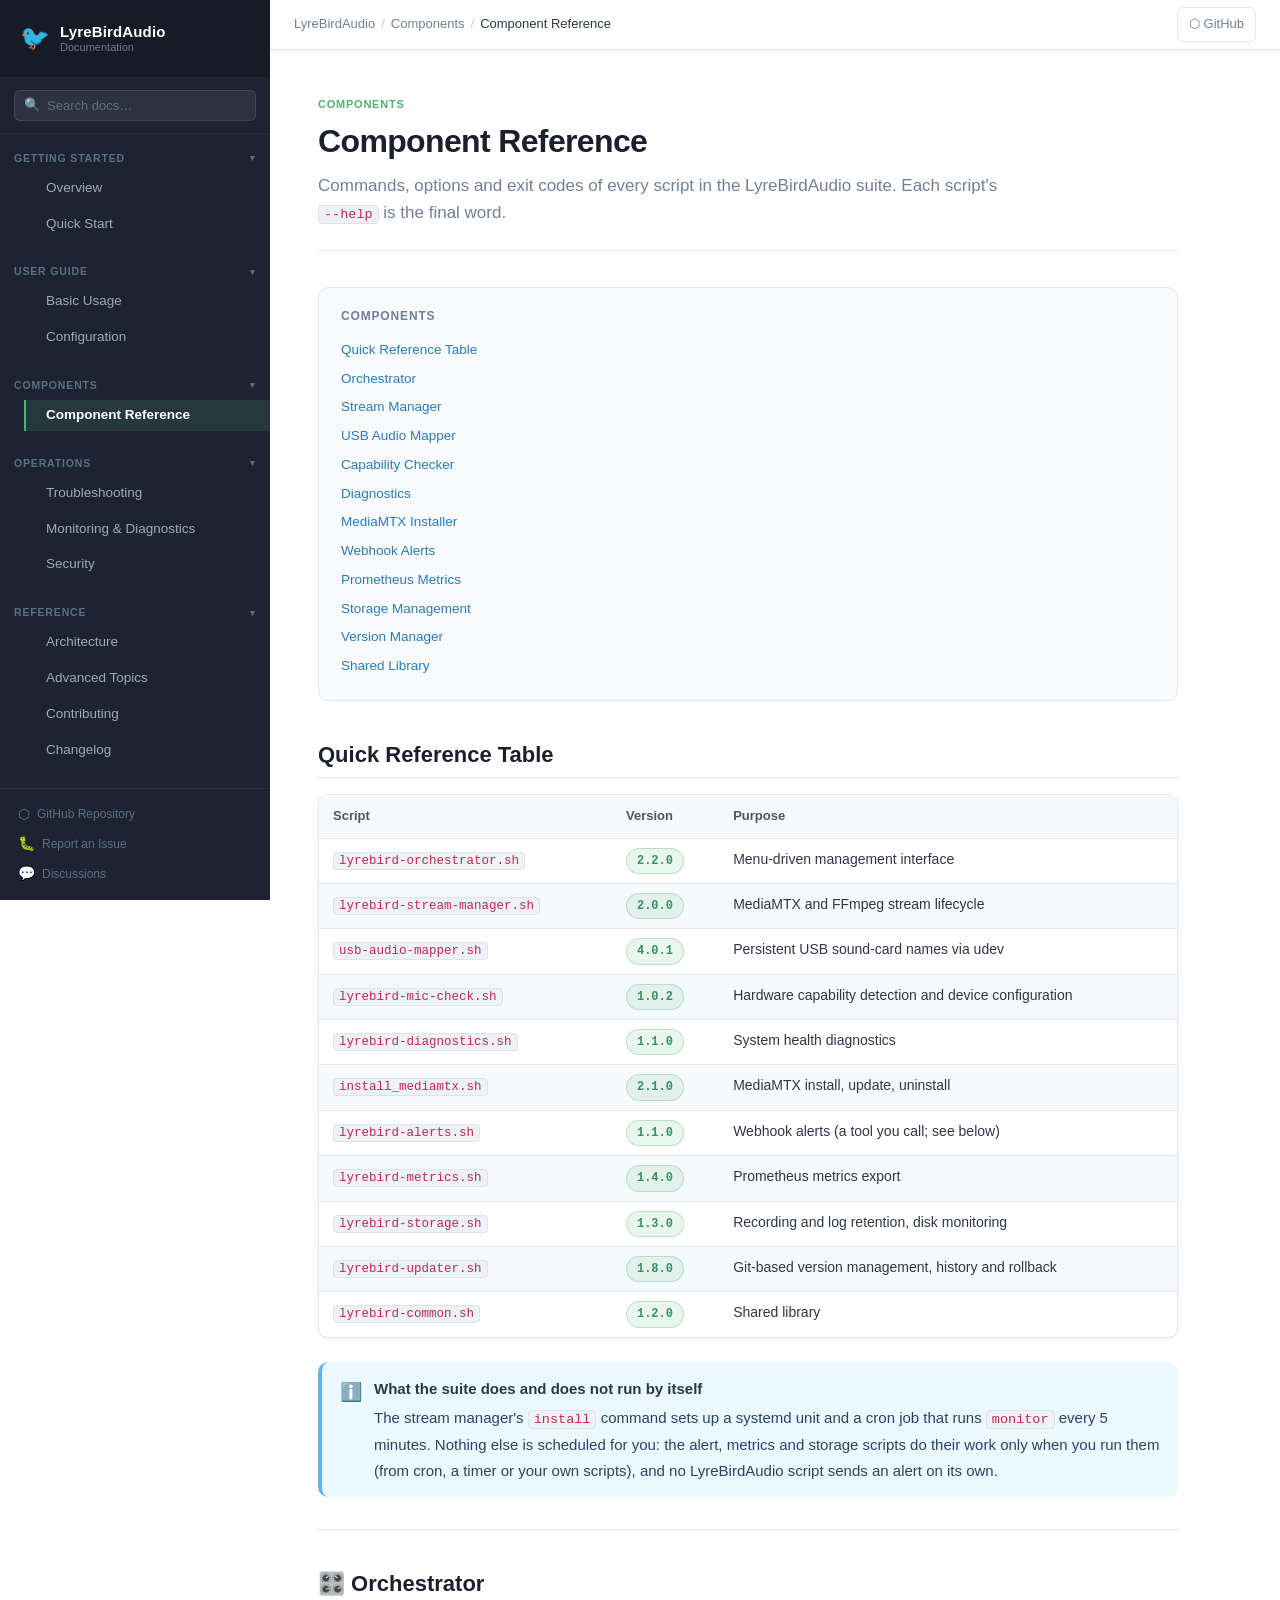
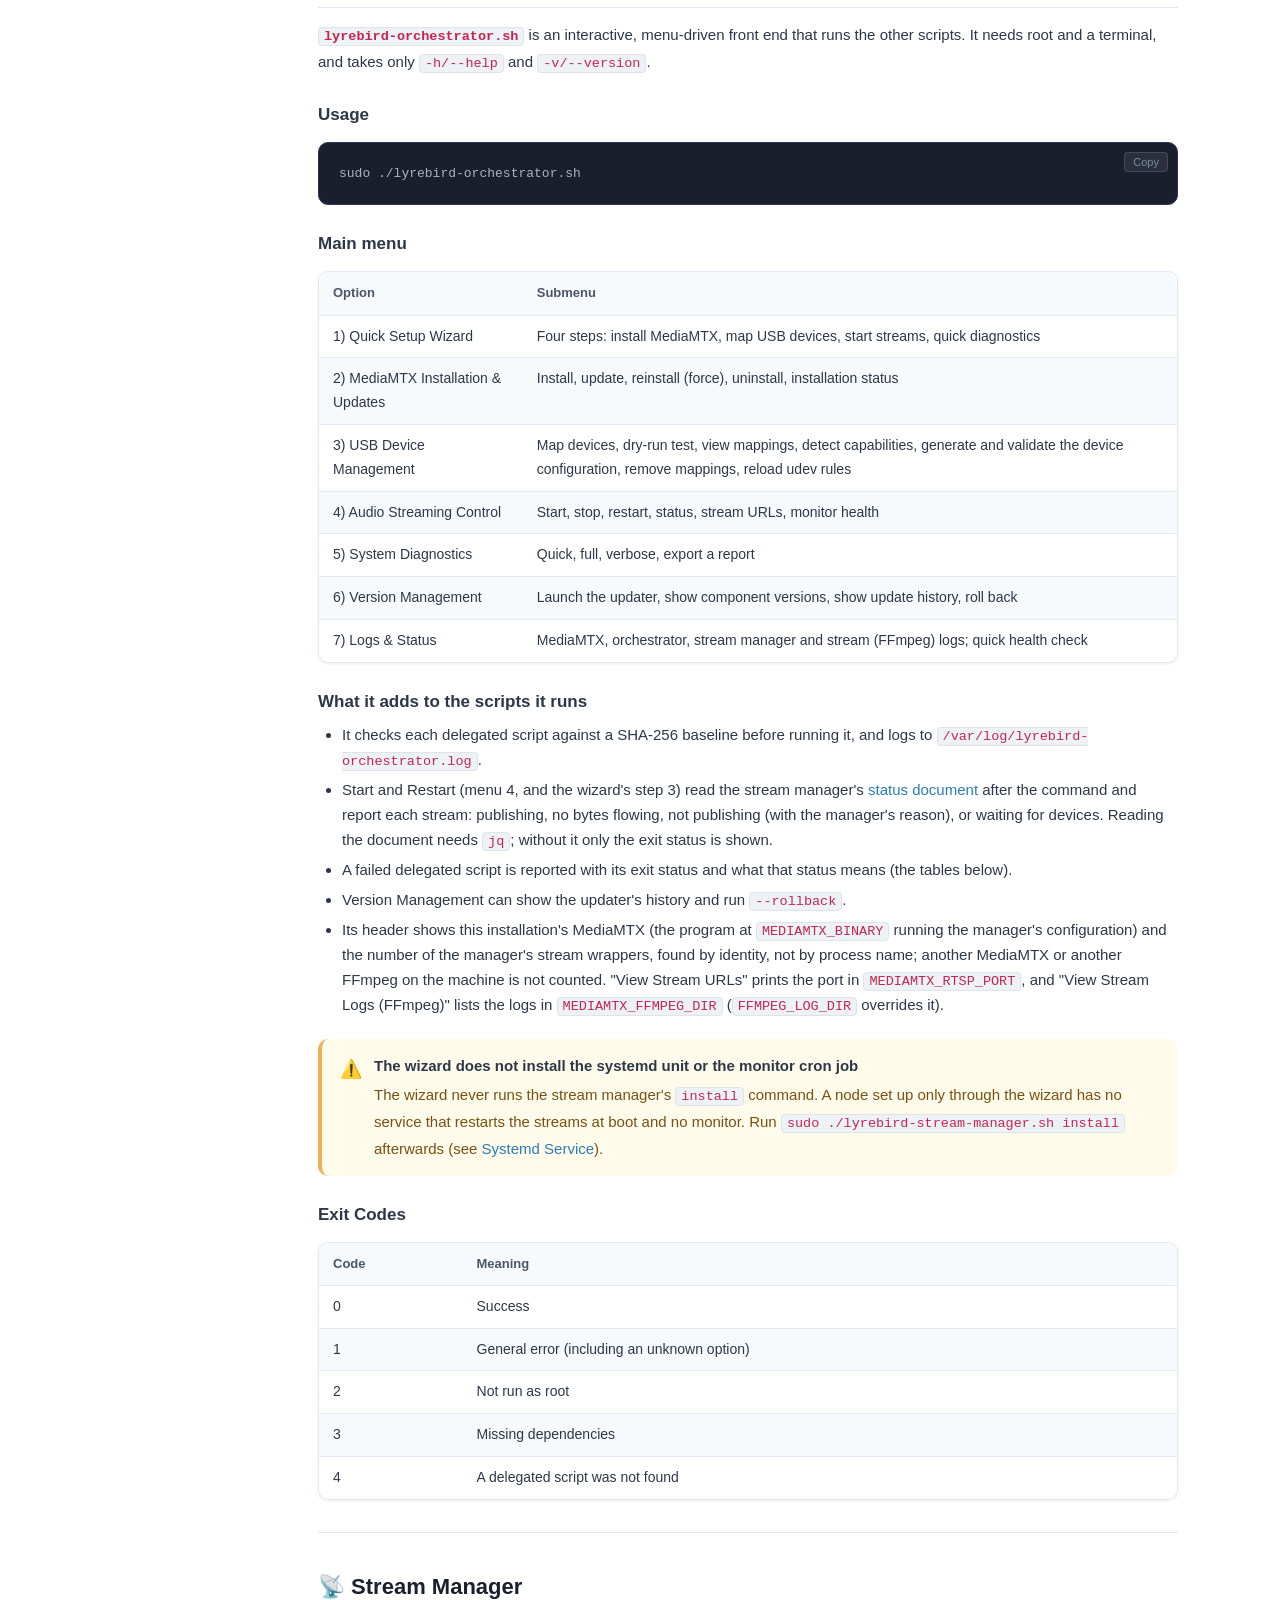
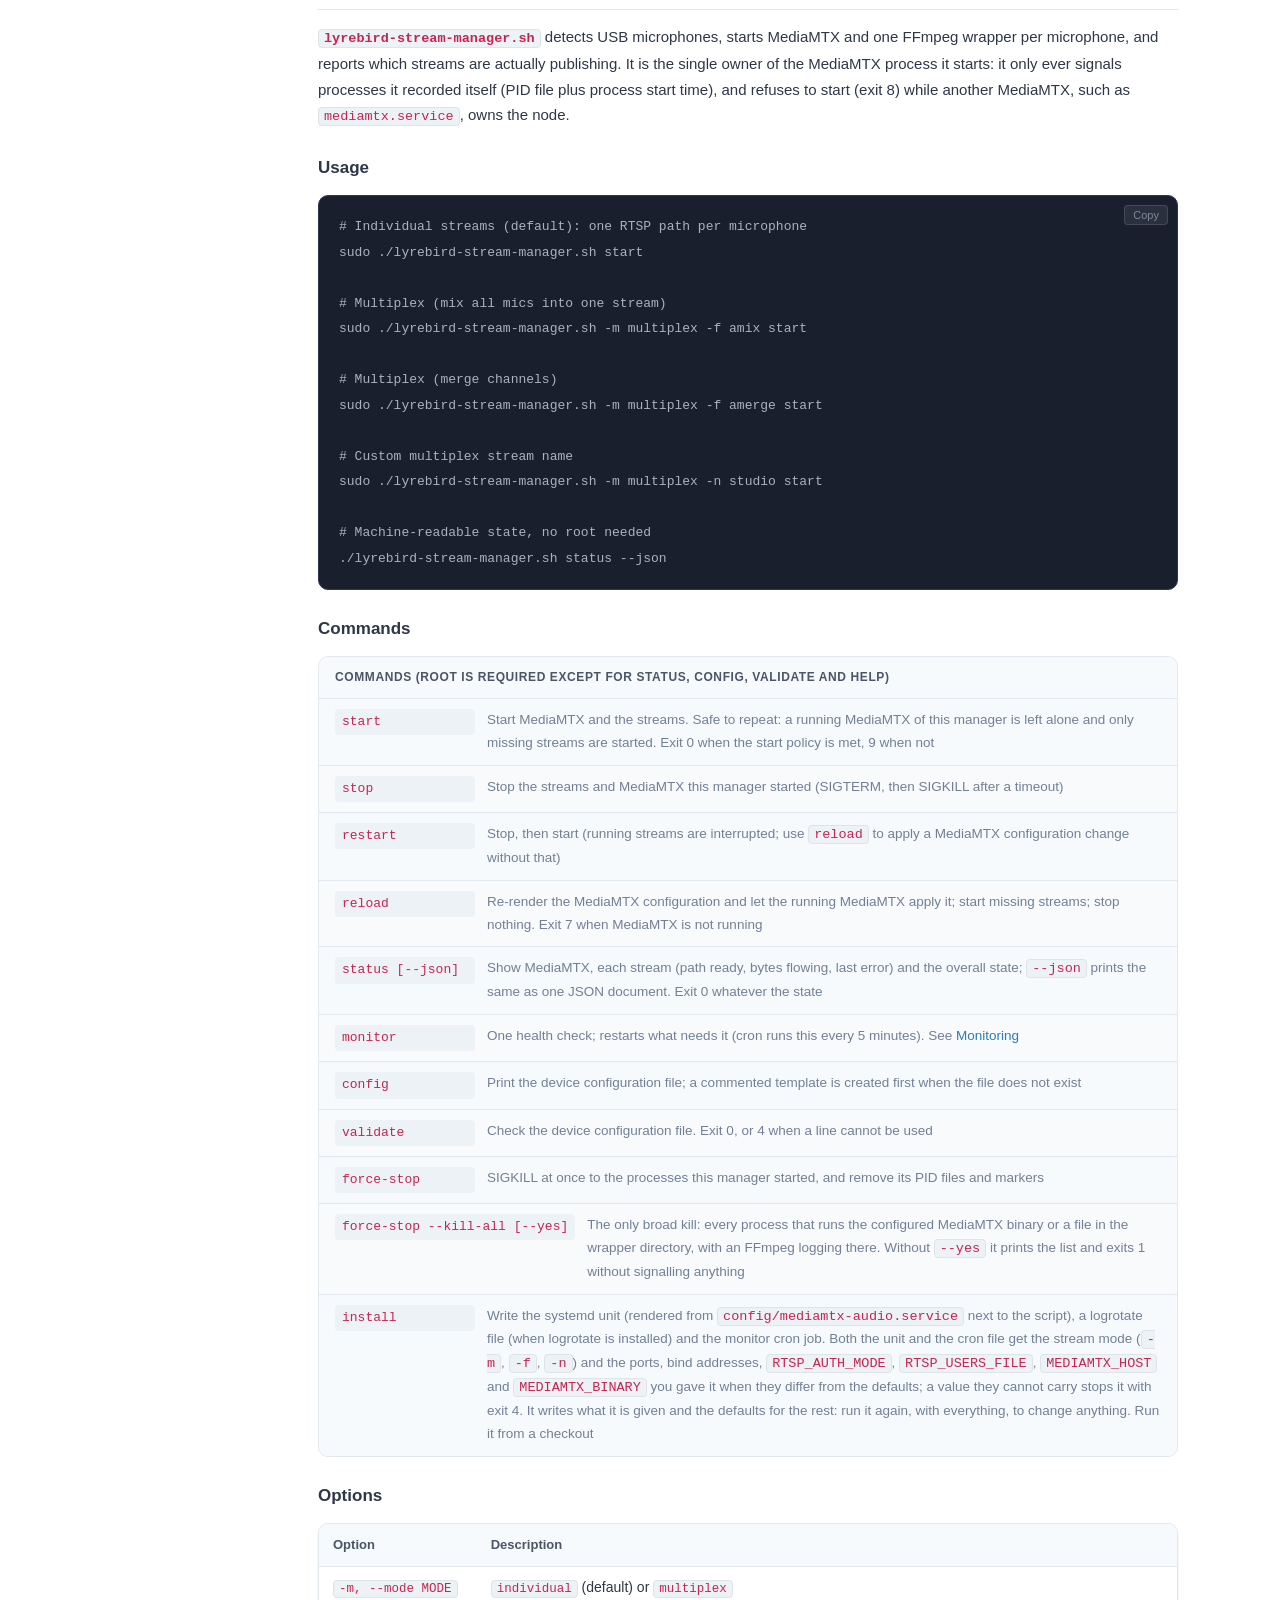
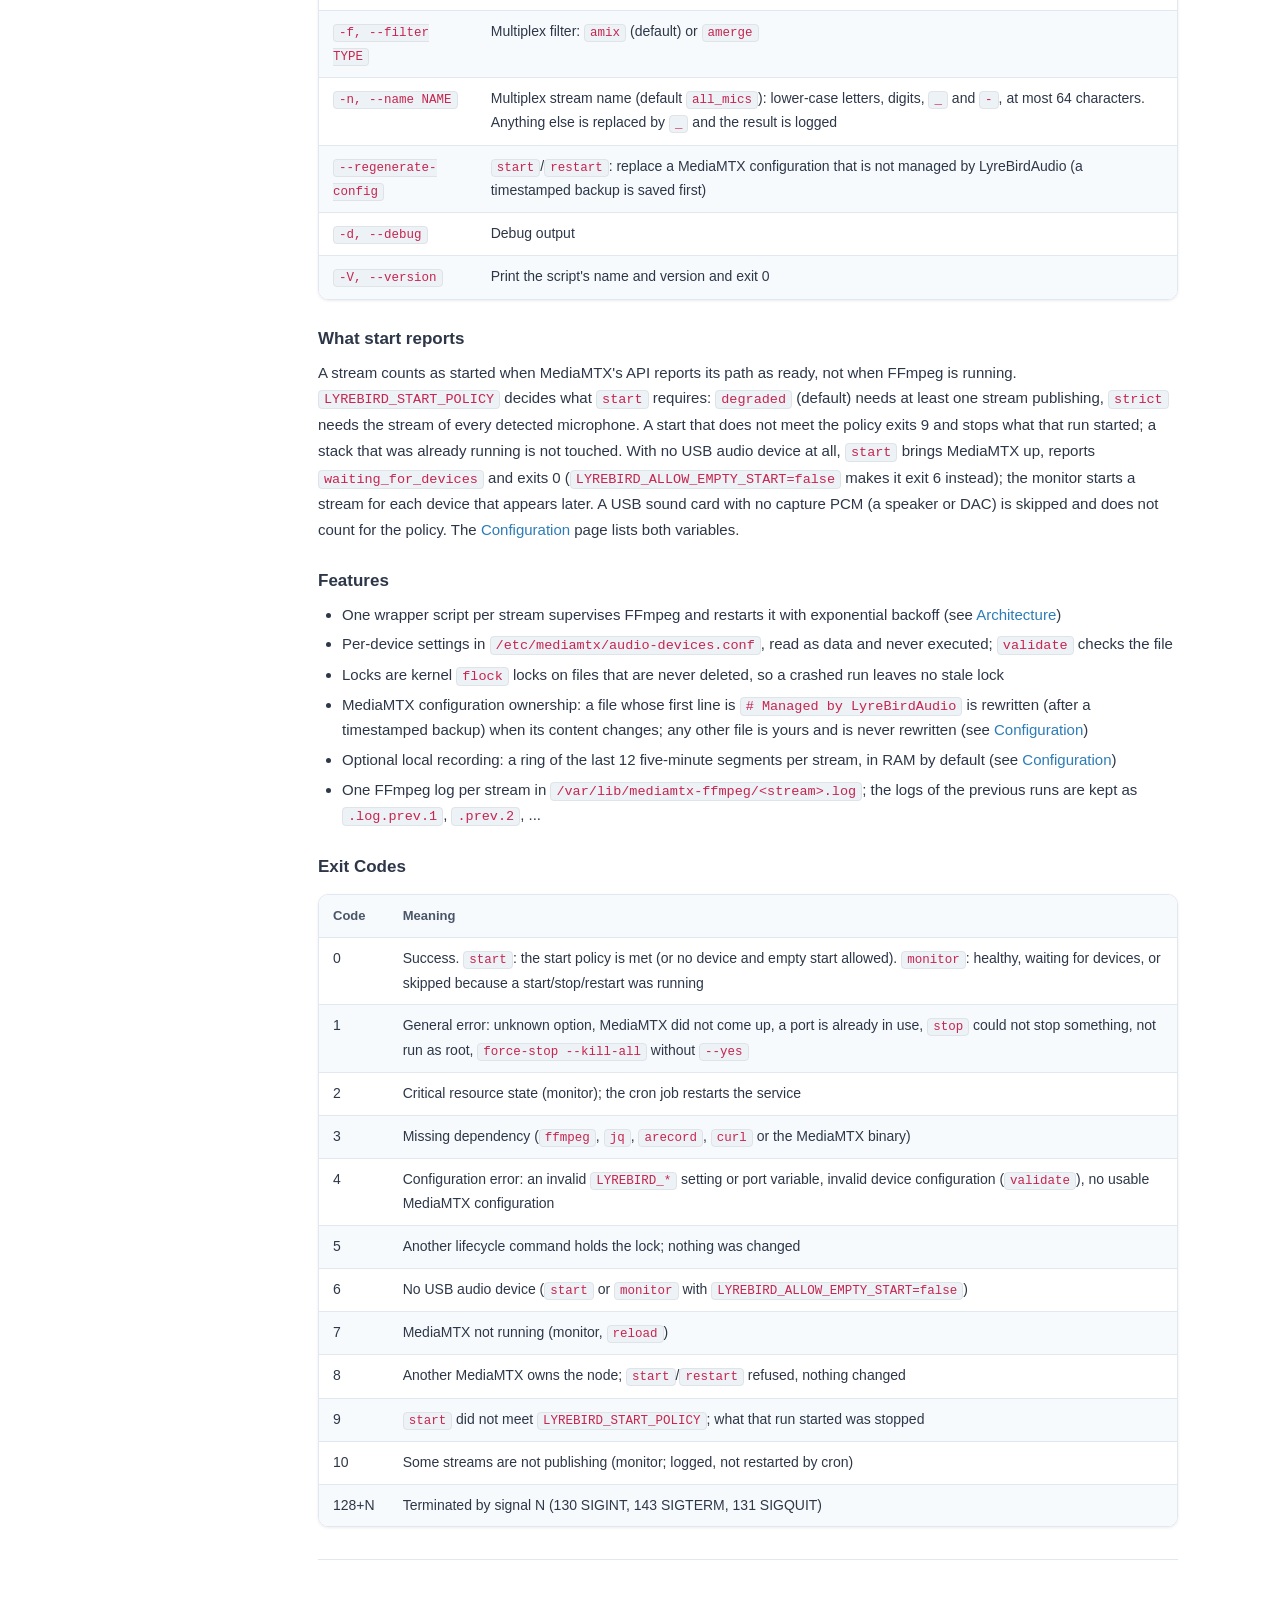
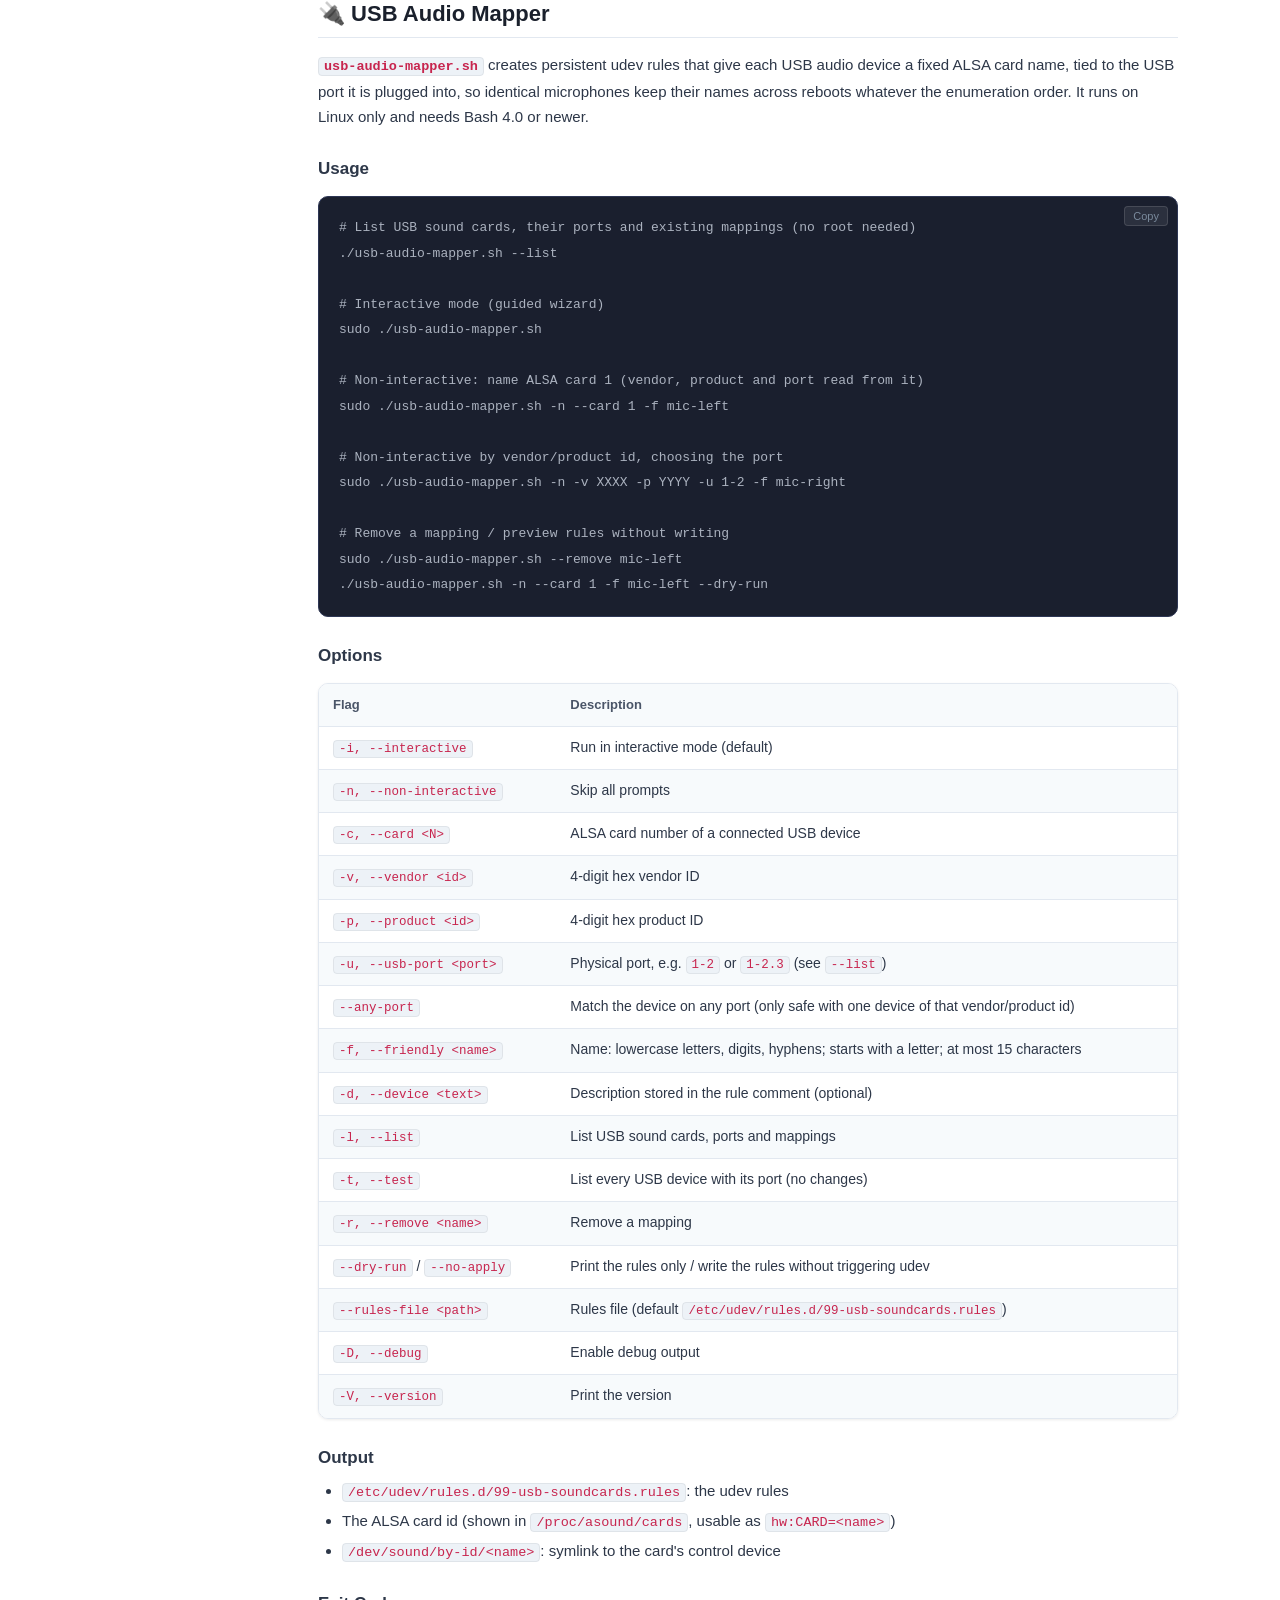
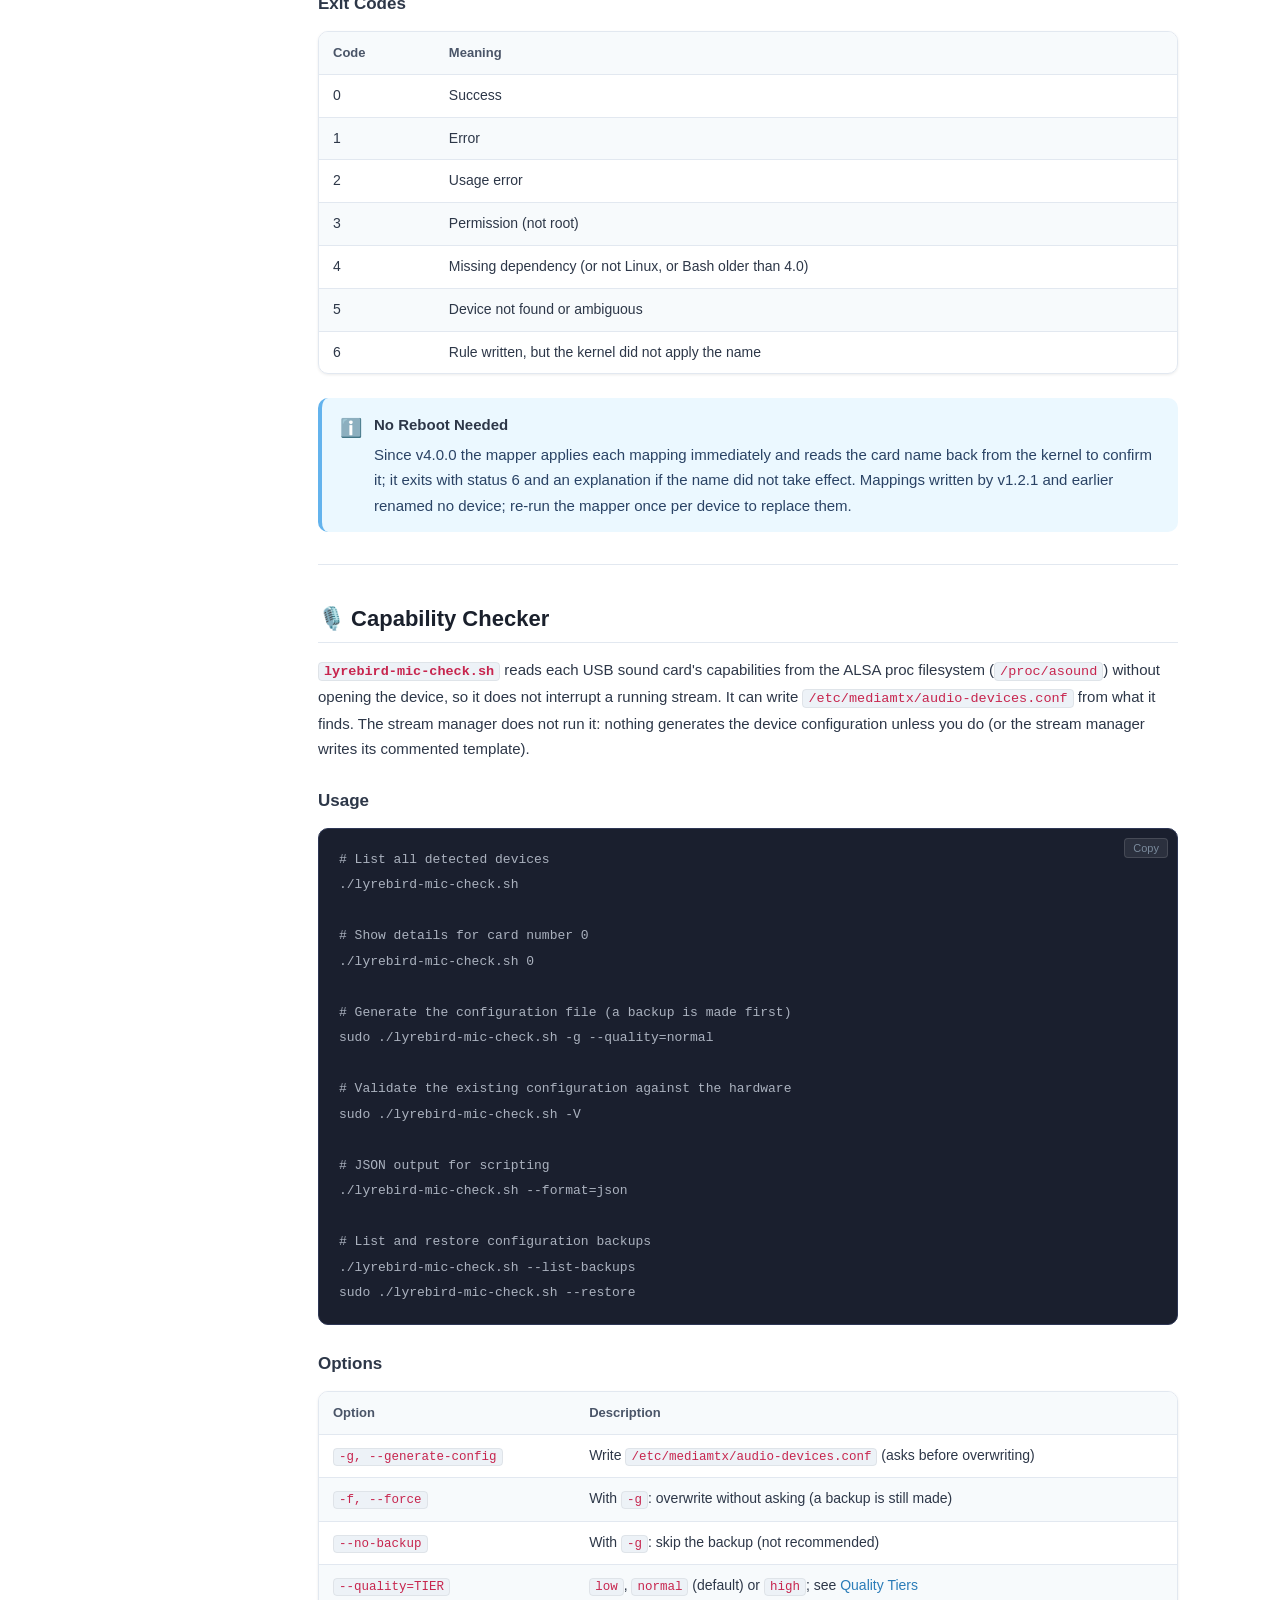
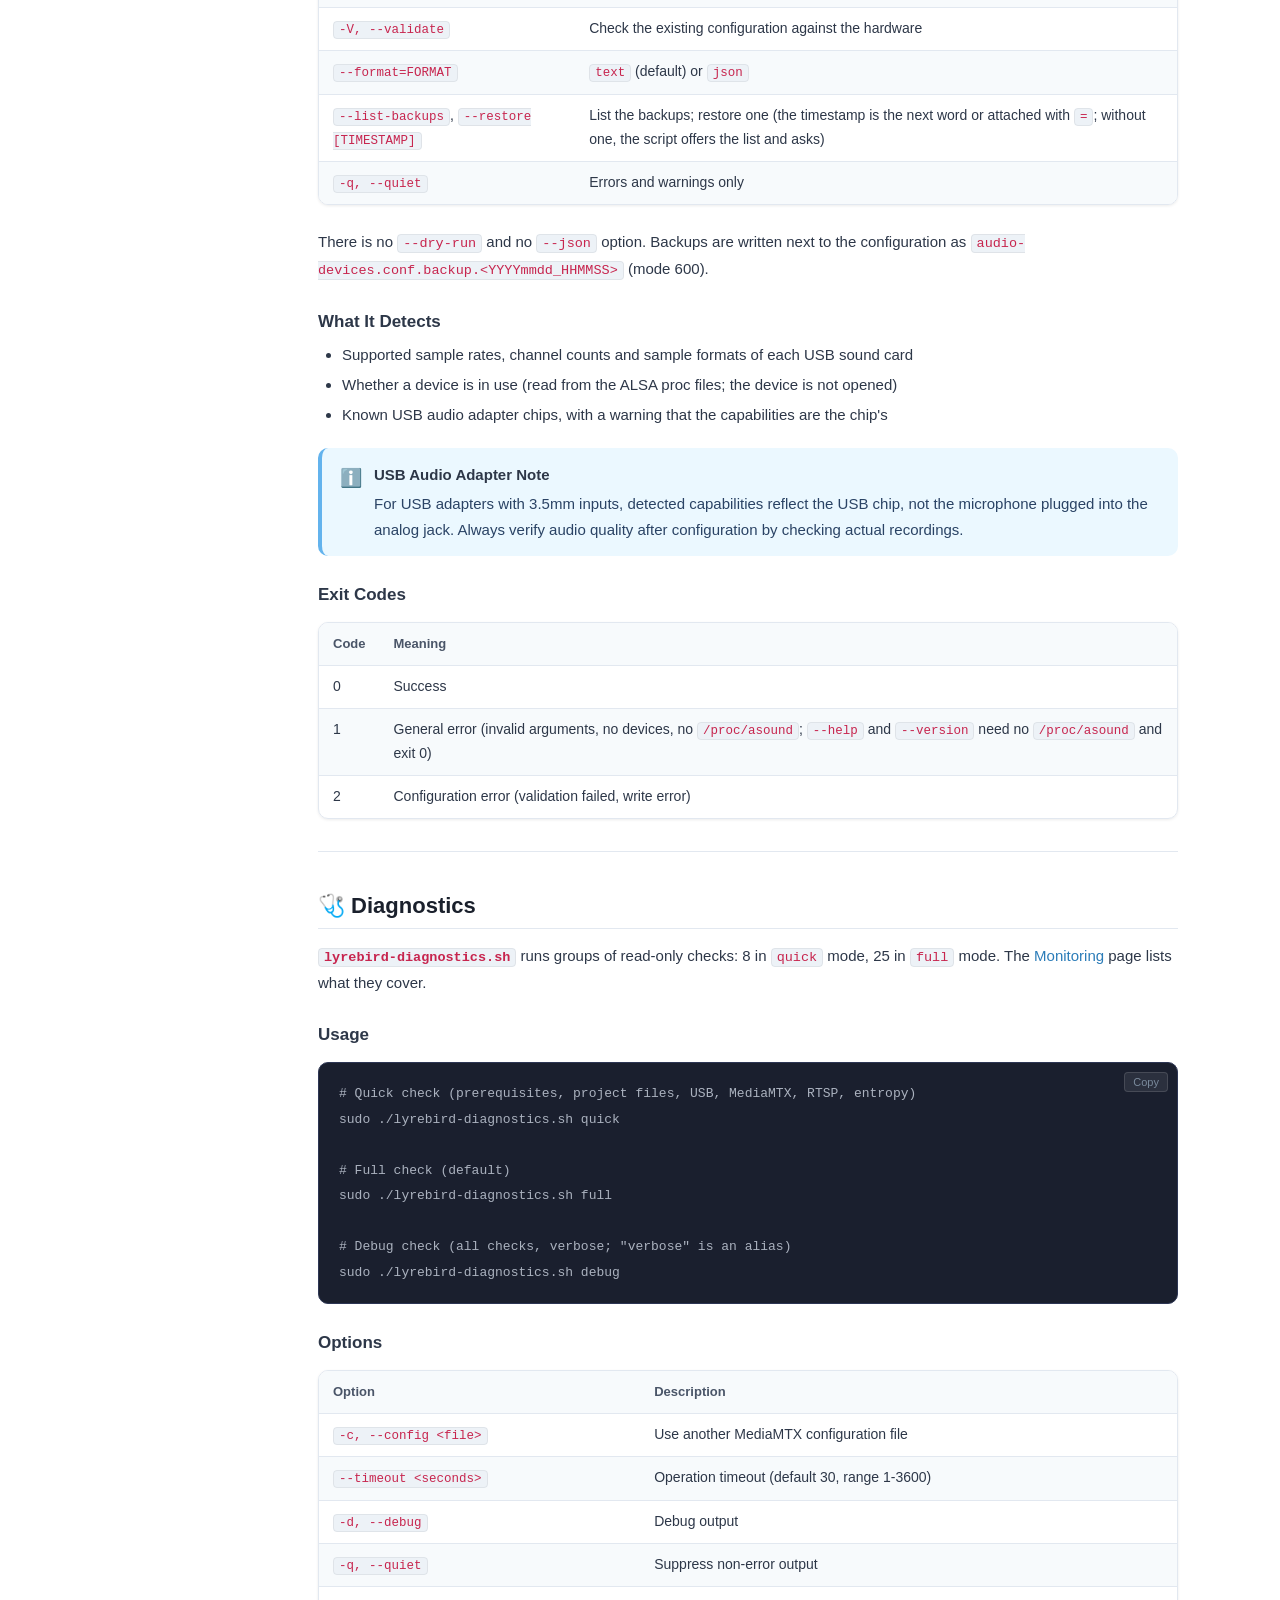
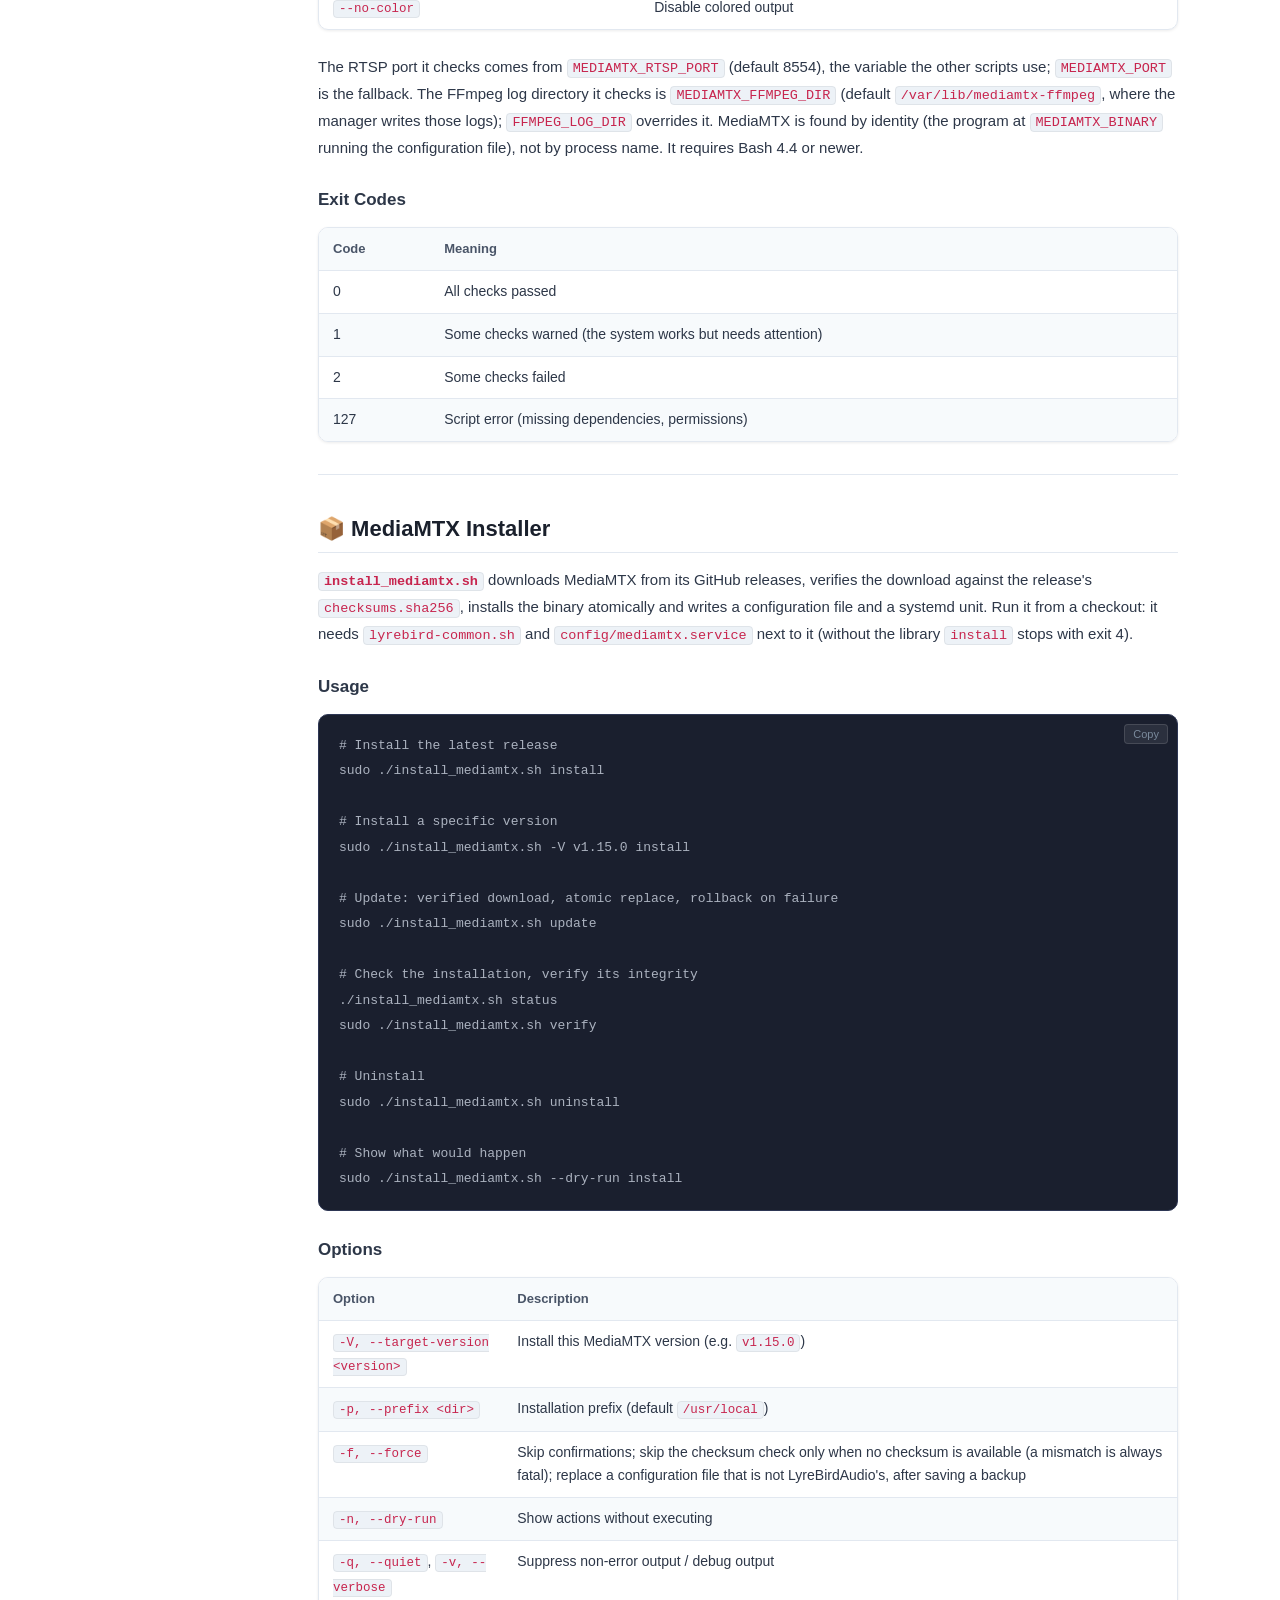
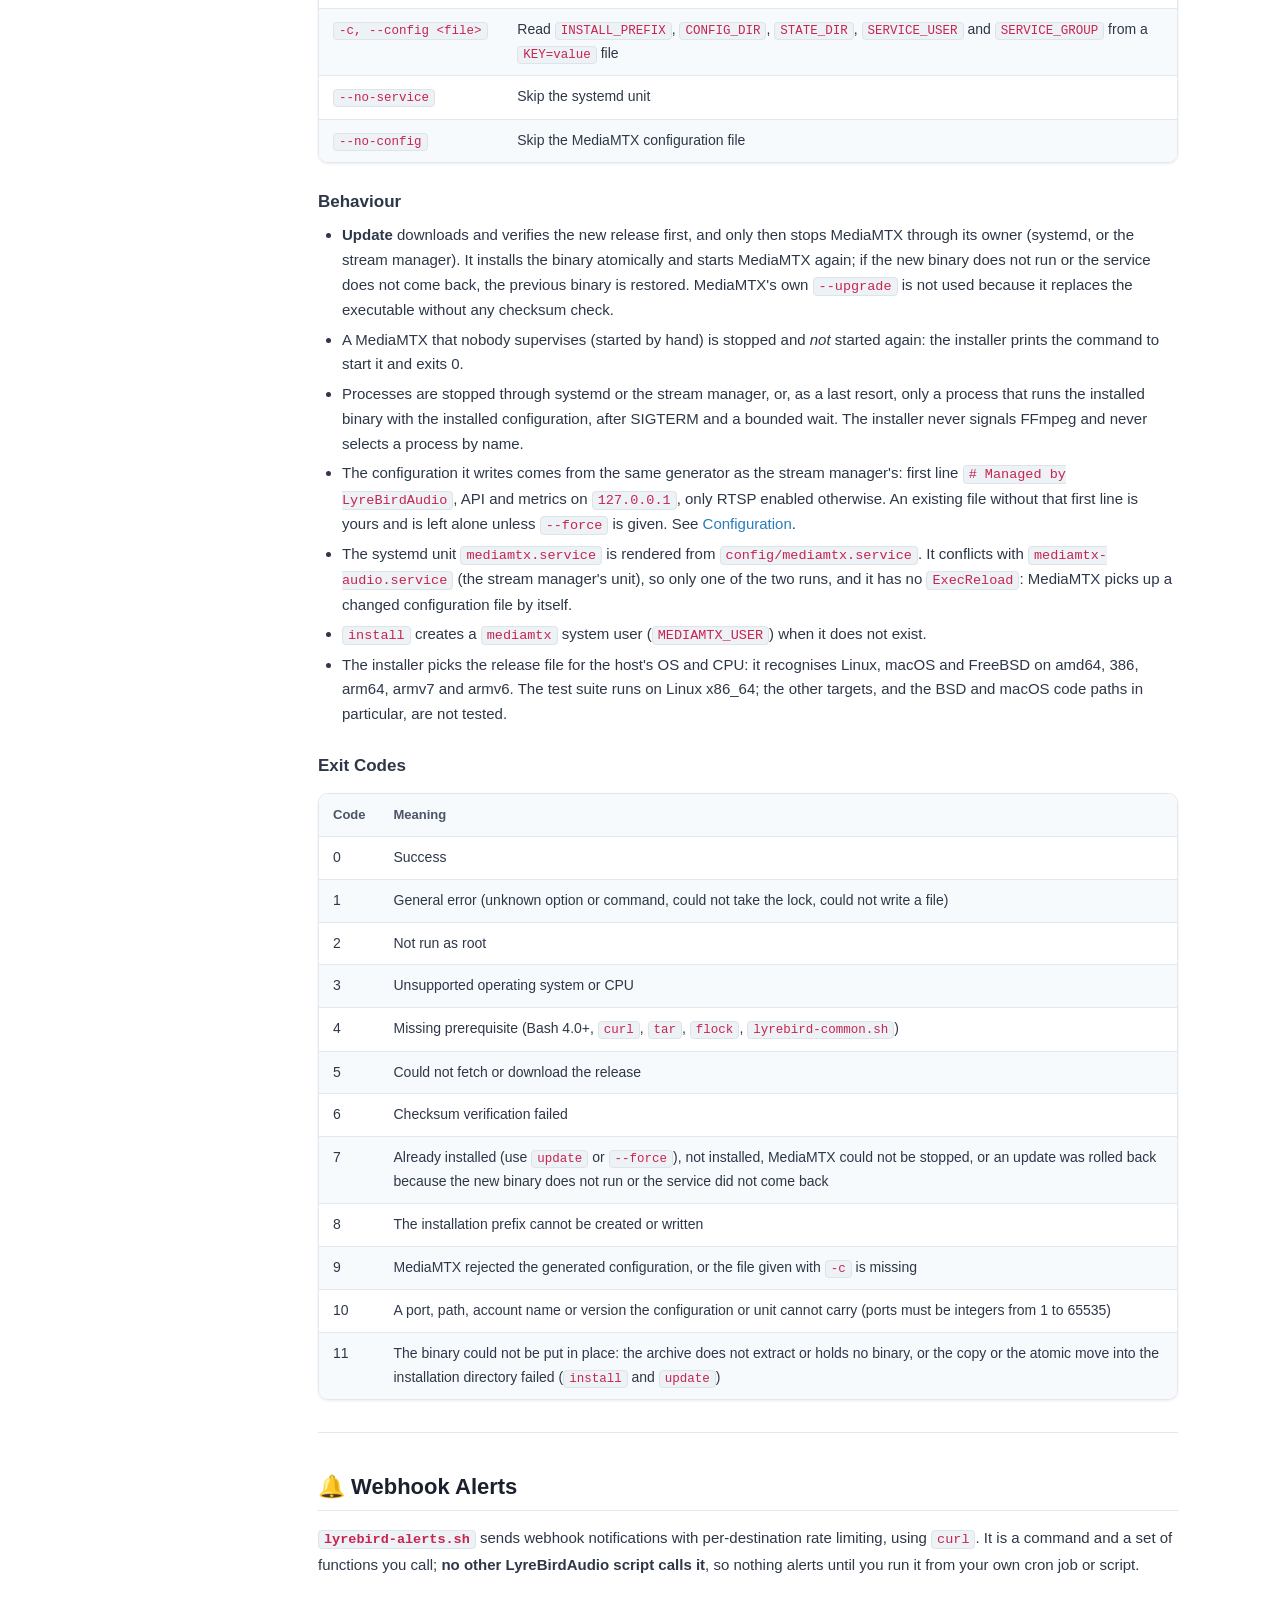
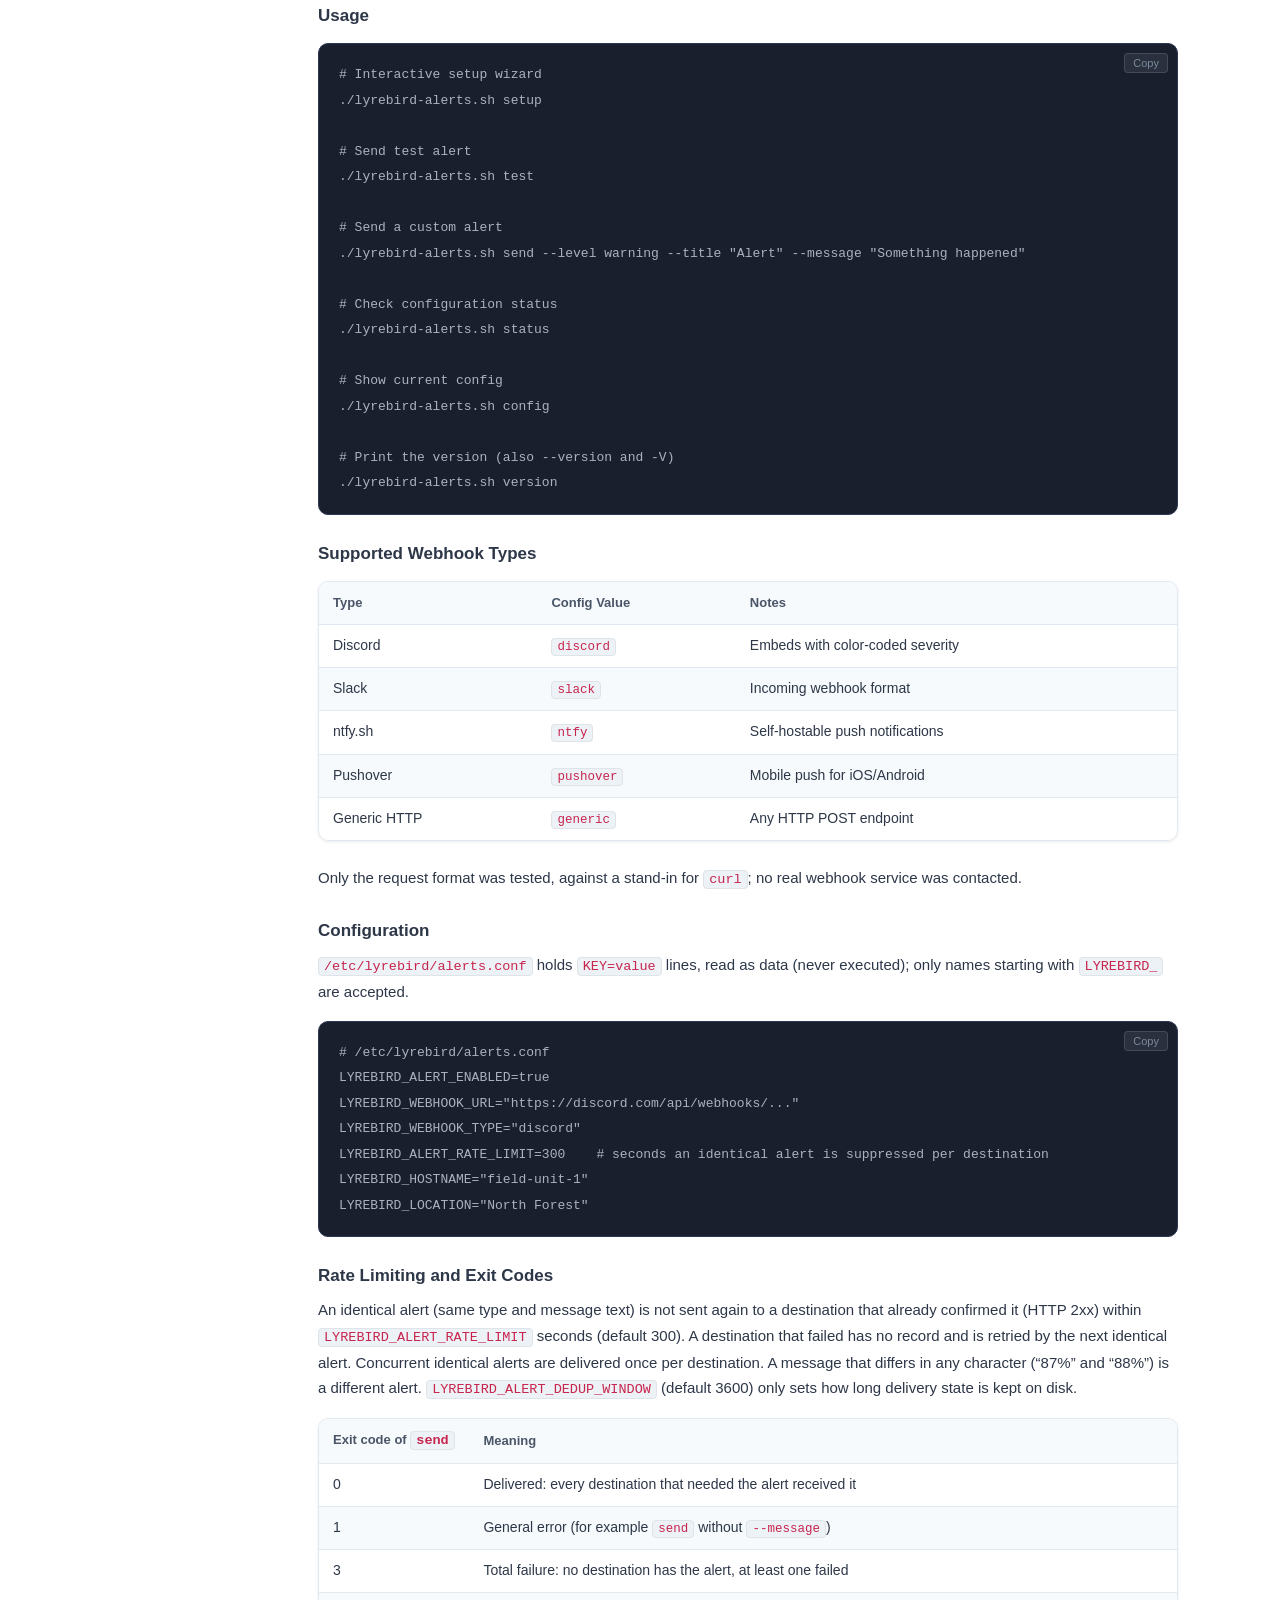
<file: docs/components.html>
<!DOCTYPE html>
<html lang="en">
<head>
  <meta charset="UTF-8">
  <meta name="viewport" content="width=device-width, initial-scale=1.0">
  <title>Component Reference - LyreBirdAudio Docs</title>
  <meta name="description" content="Detailed reference for all LyreBirdAudio scripts and components.">
  <link rel="stylesheet" href="css/style.css">
</head>
<body>

<div id="sidebar-overlay" class="sidebar-overlay"></div>
<aside id="sidebar" class="sidebar"></aside>

<div class="content-wrapper">
  <header id="topbar" class="topbar"></header>

  <main class="content">
    <div class="page-header">
      <span class="page-label">Components</span>
      <h1 class="page-title">Component Reference</h1>
      <p class="page-subtitle">Commands, options and exit codes of every script in the LyreBirdAudio suite. Each script's <code>--help</code> is the final word.</p>
    </div>

    <div class="toc">
      <div class="toc-title">Components</div>
      <ul class="toc-list">
        <li><a href="#overview">Quick Reference Table</a></li>
        <li><a href="#orchestrator">Orchestrator</a></li>
        <li><a href="#stream-manager">Stream Manager</a></li>
        <li><a href="#usb-mapper">USB Audio Mapper</a></li>
        <li><a href="#mic-check">Capability Checker</a></li>
        <li><a href="#diagnostics">Diagnostics</a></li>
        <li><a href="#installer">MediaMTX Installer</a></li>
        <li><a href="#alerts">Webhook Alerts</a></li>
        <li><a href="#metrics">Prometheus Metrics</a></li>
        <li><a href="#storage">Storage Management</a></li>
        <li><a href="#updater">Version Manager</a></li>
        <li><a href="#common">Shared Library</a></li>
      </ul>
    </div>

    <h2 id="overview">Quick Reference Table</h2>
    <div class="table-wrapper">
      <table>
        <thead>
          <tr><th>Script</th><th>Version</th><th>Purpose</th></tr>
        </thead>
        <tbody>
          <tr><td><code>lyrebird-orchestrator.sh</code></td><td><span class="version-badge">2.2.0</span></td><td>Menu-driven management interface</td></tr>
          <tr><td><code>lyrebird-stream-manager.sh</code></td><td><span class="version-badge">2.0.0</span></td><td>MediaMTX and FFmpeg stream lifecycle</td></tr>
          <tr><td><code>usb-audio-mapper.sh</code></td><td><span class="version-badge">4.0.1</span></td><td>Persistent USB sound-card names via udev</td></tr>
          <tr><td><code>lyrebird-mic-check.sh</code></td><td><span class="version-badge">1.0.2</span></td><td>Hardware capability detection and device configuration</td></tr>
          <tr><td><code>lyrebird-diagnostics.sh</code></td><td><span class="version-badge">1.1.0</span></td><td>System health diagnostics</td></tr>
          <tr><td><code>install_mediamtx.sh</code></td><td><span class="version-badge">2.1.0</span></td><td>MediaMTX install, update, uninstall</td></tr>
          <tr><td><code>lyrebird-alerts.sh</code></td><td><span class="version-badge">1.1.0</span></td><td>Webhook alerts (a tool you call; see below)</td></tr>
          <tr><td><code>lyrebird-metrics.sh</code></td><td><span class="version-badge">1.4.0</span></td><td>Prometheus metrics export</td></tr>
          <tr><td><code>lyrebird-storage.sh</code></td><td><span class="version-badge">1.3.0</span></td><td>Recording and log retention, disk monitoring</td></tr>
          <tr><td><code>lyrebird-updater.sh</code></td><td><span class="version-badge">1.8.0</span></td><td>Git-based version management, history and rollback</td></tr>
          <tr><td><code>lyrebird-common.sh</code></td><td><span class="version-badge">1.2.0</span></td><td>Shared library</td></tr>
        </tbody>
      </table>
    </div>

    <div class="callout info">
      <span class="callout-icon">ℹ️</span>
      <div class="callout-body">
        <strong>What the suite does and does not run by itself</strong>
        <p>The stream manager's <code>install</code> command sets up a systemd unit and a cron job that runs <code>monitor</code> every 5 minutes. Nothing else is scheduled for you: the alert, metrics and storage scripts do their work only when you run them (from cron, a timer or your own scripts), and no LyreBirdAudio script sends an alert on its own.</p>
      </div>
    </div>

    <!-- ── ORCHESTRATOR ─────────────────────────────────────────── -->
    <hr>
    <h2 id="orchestrator">🎛️ Orchestrator</h2>
    <p>
      <strong><code>lyrebird-orchestrator.sh</code></strong> is an interactive, menu-driven front end that runs the
      other scripts. It needs root and a terminal, and takes only <code>-h/--help</code> and <code>-v/--version</code>.
    </p>

    <h3>Usage</h3>
    <pre><code>sudo ./lyrebird-orchestrator.sh</code></pre>

    <h3>Main menu</h3>
    <div class="table-wrapper">
      <table>
        <thead><tr><th>Option</th><th>Submenu</th></tr></thead>
        <tbody>
          <tr><td>1) Quick Setup Wizard</td><td>Four steps: install MediaMTX, map USB devices, start streams, quick diagnostics</td></tr>
          <tr><td>2) MediaMTX Installation &amp; Updates</td><td>Install, update, reinstall (force), uninstall, installation status</td></tr>
          <tr><td>3) USB Device Management</td><td>Map devices, dry-run test, view mappings, detect capabilities, generate and validate the device configuration, remove mappings, reload udev rules</td></tr>
          <tr><td>4) Audio Streaming Control</td><td>Start, stop, restart, status, stream URLs, monitor health</td></tr>
          <tr><td>5) System Diagnostics</td><td>Quick, full, verbose, export a report</td></tr>
          <tr><td>6) Version Management</td><td>Launch the updater, show component versions, show update history, roll back</td></tr>
          <tr><td>7) Logs &amp; Status</td><td>MediaMTX, orchestrator, stream manager and stream (FFmpeg) logs; quick health check</td></tr>
        </tbody>
      </table>
    </div>

    <h3>What it adds to the scripts it runs</h3>
    <ul>
      <li>It checks each delegated script against a SHA-256 baseline before running it, and logs to <code>/var/log/lyrebird-orchestrator.log</code>.</li>
      <li>Start and Restart (menu 4, and the wizard's step 3) read the stream manager's <a href="monitoring.html#status-file">status document</a> after the command and report each stream: publishing, no bytes flowing, not publishing (with the manager's reason), or waiting for devices. Reading the document needs <code>jq</code>; without it only the exit status is shown.</li>
      <li>A failed delegated script is reported with its exit status and what that status means (the tables below).</li>
      <li>Version Management can show the updater's history and run <code>--rollback</code>.</li>
      <li>Its header shows this installation's MediaMTX (the program at <code>MEDIAMTX_BINARY</code> running the manager's configuration) and the number of the manager's stream wrappers, found by identity, not by process name; another MediaMTX or another FFmpeg on the machine is not counted. "View Stream URLs" prints the port in <code>MEDIAMTX_RTSP_PORT</code>, and "View Stream Logs (FFmpeg)" lists the logs in <code>MEDIAMTX_FFMPEG_DIR</code> (<code>FFMPEG_LOG_DIR</code> overrides it).</li>
    </ul>

    <div class="callout warning">
      <span class="callout-icon">⚠️</span>
      <div class="callout-body">
        <strong>The wizard does not install the systemd unit or the monitor cron job</strong>
        <p>The wizard never runs the stream manager's <code>install</code> command. A node set up only through the wizard has no service that restarts the streams at boot and no monitor. Run <code>sudo ./lyrebird-stream-manager.sh install</code> afterwards (see <a href="usage.html#systemd-service">Systemd Service</a>).</p>
      </div>
    </div>

    <h3>Exit Codes</h3>
    <div class="table-wrapper">
      <table>
        <thead><tr><th>Code</th><th>Meaning</th></tr></thead>
        <tbody>
          <tr><td>0</td><td>Success</td></tr>
          <tr><td>1</td><td>General error (including an unknown option)</td></tr>
          <tr><td>2</td><td>Not run as root</td></tr>
          <tr><td>3</td><td>Missing dependencies</td></tr>
          <tr><td>4</td><td>A delegated script was not found</td></tr>
        </tbody>
      </table>
    </div>

    <!-- ── STREAM MANAGER ────────────────────────────────────────── -->
    <hr>
    <h2 id="stream-manager">📡 Stream Manager</h2>
    <p>
      <strong><code>lyrebird-stream-manager.sh</code></strong> detects USB microphones, starts MediaMTX and one
      FFmpeg wrapper per microphone, and reports which streams are actually publishing. It is the single owner of
      the MediaMTX process it starts: it only ever signals processes it recorded itself (PID file plus process
      start time), and refuses to start (exit 8) while another MediaMTX, such as <code>mediamtx.service</code>, owns the node.
    </p>

    <h3>Usage</h3>
    <pre><code># Individual streams (default): one RTSP path per microphone
sudo ./lyrebird-stream-manager.sh start

# Multiplex (mix all mics into one stream)
sudo ./lyrebird-stream-manager.sh -m multiplex -f amix start

# Multiplex (merge channels)
sudo ./lyrebird-stream-manager.sh -m multiplex -f amerge start

# Custom multiplex stream name
sudo ./lyrebird-stream-manager.sh -m multiplex -n studio start

# Machine-readable state, no root needed
./lyrebird-stream-manager.sh status --json</code></pre>

    <h3>Commands</h3>
    <div class="command-ref">
      <div class="command-ref-header">Commands (root is required except for status, config, validate and help)</div>
      <div class="command-row"><span class="command-name">start</span><span class="command-desc">Start MediaMTX and the streams. Safe to repeat: a running MediaMTX of this manager is left alone and only missing streams are started. Exit 0 when the start policy is met, 9 when not</span></div>
      <div class="command-row"><span class="command-name">stop</span><span class="command-desc">Stop the streams and MediaMTX this manager started (SIGTERM, then SIGKILL after a timeout)</span></div>
      <div class="command-row"><span class="command-name">restart</span><span class="command-desc">Stop, then start (running streams are interrupted; use <code>reload</code> to apply a MediaMTX configuration change without that)</span></div>
      <div class="command-row"><span class="command-name">reload</span><span class="command-desc">Re-render the MediaMTX configuration and let the running MediaMTX apply it; start missing streams; stop nothing. Exit 7 when MediaMTX is not running</span></div>
      <div class="command-row"><span class="command-name">status [--json]</span><span class="command-desc">Show MediaMTX, each stream (path ready, bytes flowing, last error) and the overall state; <code>--json</code> prints the same as one JSON document. Exit 0 whatever the state</span></div>
      <div class="command-row"><span class="command-name">monitor</span><span class="command-desc">One health check; restarts what needs it (cron runs this every 5 minutes). See <a href="monitoring.html#monitor">Monitoring</a></span></div>
      <div class="command-row"><span class="command-name">config</span><span class="command-desc">Print the device configuration file; a commented template is created first when the file does not exist</span></div>
      <div class="command-row"><span class="command-name">validate</span><span class="command-desc">Check the device configuration file. Exit 0, or 4 when a line cannot be used</span></div>
      <div class="command-row"><span class="command-name">force-stop</span><span class="command-desc">SIGKILL at once to the processes this manager started, and remove its PID files and markers</span></div>
      <div class="command-row"><span class="command-name">force-stop --kill-all [--yes]</span><span class="command-desc">The only broad kill: every process that runs the configured MediaMTX binary or a file in the wrapper directory, with an FFmpeg logging there. Without <code>--yes</code> it prints the list and exits 1 without signalling anything</span></div>
      <div class="command-row"><span class="command-name">install</span><span class="command-desc">Write the systemd unit (rendered from <code>config/mediamtx-audio.service</code> next to the script), a logrotate file (when logrotate is installed) and the monitor cron job. Both the unit and the cron file get the stream mode (<code>-m</code>, <code>-f</code>, <code>-n</code>) and the ports, bind addresses, <code>RTSP_AUTH_MODE</code>, <code>RTSP_USERS_FILE</code>, <code>MEDIAMTX_HOST</code> and <code>MEDIAMTX_BINARY</code> you gave it when they differ from the defaults; a value they cannot carry stops it with exit 4. It writes what it is given and the defaults for the rest: run it again, with everything, to change anything. Run it from a checkout</span></div>
    </div>

    <h3>Options</h3>
    <div class="table-wrapper">
      <table>
        <thead><tr><th>Option</th><th>Description</th></tr></thead>
        <tbody>
          <tr><td><code>-m, --mode MODE</code></td><td><code>individual</code> (default) or <code>multiplex</code></td></tr>
          <tr><td><code>-f, --filter TYPE</code></td><td>Multiplex filter: <code>amix</code> (default) or <code>amerge</code></td></tr>
          <tr><td><code>-n, --name NAME</code></td><td>Multiplex stream name (default <code>all_mics</code>): lower-case letters, digits, <code>_</code> and <code>-</code>, at most 64 characters. Anything else is replaced by <code>_</code> and the result is logged</td></tr>
          <tr><td><code>--regenerate-config</code></td><td><code>start</code>/<code>restart</code>: replace a MediaMTX configuration that is not managed by LyreBirdAudio (a timestamped backup is saved first)</td></tr>
          <tr><td><code>-d, --debug</code></td><td>Debug output</td></tr>
          <tr><td><code>-V, --version</code></td><td>Print the script's name and version and exit 0</td></tr>
        </tbody>
      </table>
    </div>

    <h3 id="start-outcome">What start reports</h3>
    <p>
      A stream counts as started when MediaMTX's API reports its path as ready, not when FFmpeg is running.
      <code>LYREBIRD_START_POLICY</code> decides what <code>start</code> requires: <code>degraded</code> (default)
      needs at least one stream publishing, <code>strict</code> needs the stream of every detected microphone. A start
      that does not meet the policy exits 9 and stops what that run started; a stack that was already running is not touched.
      With no USB audio device at all, <code>start</code> brings MediaMTX up, reports <code>waiting_for_devices</code> and
      exits 0 (<code>LYREBIRD_ALLOW_EMPTY_START=false</code> makes it exit 6 instead); the monitor starts a stream for each
      device that appears later. A USB sound card with no capture PCM (a speaker or DAC) is skipped and does not count for the policy.
      The <a href="configuration.html#env-vars">Configuration</a> page lists both variables.
    </p>

    <h3>Features</h3>
    <ul>
      <li>One wrapper script per stream supervises FFmpeg and restarts it with exponential backoff (see <a href="architecture.html#backoff">Architecture</a>)</li>
      <li>Per-device settings in <code>/etc/mediamtx/audio-devices.conf</code>, read as data and never executed; <code>validate</code> checks the file</li>
      <li>Locks are kernel <code>flock</code> locks on files that are never deleted, so a crashed run leaves no stale lock</li>
      <li>MediaMTX configuration ownership: a file whose first line is <code># Managed by LyreBirdAudio</code> is rewritten (after a timestamped backup) when its content changes; any other file is yours and is never rewritten (see <a href="configuration.html#mediamtx-config">Configuration</a>)</li>
      <li>Optional local recording: a ring of the last 12 five-minute segments per stream, in RAM by default (see <a href="configuration.html#env-vars">Configuration</a>)</li>
      <li>One FFmpeg log per stream in <code>/var/lib/mediamtx-ffmpeg/&lt;stream&gt;.log</code>; the logs of the previous runs are kept as <code>.log.prev.1</code>, <code>.prev.2</code>, ...</li>
    </ul>

    <h3>Exit Codes</h3>
    <div class="table-wrapper">
      <table>
        <thead><tr><th>Code</th><th>Meaning</th></tr></thead>
        <tbody>
          <tr><td>0</td><td>Success. <code>start</code>: the start policy is met (or no device and empty start allowed). <code>monitor</code>: healthy, waiting for devices, or skipped because a start/stop/restart was running</td></tr>
          <tr><td>1</td><td>General error: unknown option, MediaMTX did not come up, a port is already in use, <code>stop</code> could not stop something, not run as root, <code>force-stop --kill-all</code> without <code>--yes</code></td></tr>
          <tr><td>2</td><td>Critical resource state (monitor); the cron job restarts the service</td></tr>
          <tr><td>3</td><td>Missing dependency (<code>ffmpeg</code>, <code>jq</code>, <code>arecord</code>, <code>curl</code> or the MediaMTX binary)</td></tr>
          <tr><td>4</td><td>Configuration error: an invalid <code>LYREBIRD_*</code> setting or port variable, invalid device configuration (<code>validate</code>), no usable MediaMTX configuration</td></tr>
          <tr><td>5</td><td>Another lifecycle command holds the lock; nothing was changed</td></tr>
          <tr><td>6</td><td>No USB audio device (<code>start</code> or <code>monitor</code> with <code>LYREBIRD_ALLOW_EMPTY_START=false</code>)</td></tr>
          <tr><td>7</td><td>MediaMTX not running (monitor, <code>reload</code>)</td></tr>
          <tr><td>8</td><td>Another MediaMTX owns the node; <code>start</code>/<code>restart</code> refused, nothing changed</td></tr>
          <tr><td>9</td><td><code>start</code> did not meet <code>LYREBIRD_START_POLICY</code>; what that run started was stopped</td></tr>
          <tr><td>10</td><td>Some streams are not publishing (monitor; logged, not restarted by cron)</td></tr>
          <tr><td>128+N</td><td>Terminated by signal N (130 SIGINT, 143 SIGTERM, 131 SIGQUIT)</td></tr>
        </tbody>
      </table>
    </div>

    <!-- ── USB MAPPER ────────────────────────────────────────────── -->
    <hr>
    <h2 id="usb-mapper">🔌 USB Audio Mapper</h2>
    <p>
      <strong><code>usb-audio-mapper.sh</code></strong> creates persistent udev rules that give
      each USB audio device a fixed ALSA card name, tied to the USB port it is plugged into, so
      identical microphones keep their names across reboots whatever the enumeration order.
      It runs on Linux only and needs Bash 4.0 or newer.
    </p>

    <h3>Usage</h3>
    <pre><code># List USB sound cards, their ports and existing mappings (no root needed)
./usb-audio-mapper.sh --list

# Interactive mode (guided wizard)
sudo ./usb-audio-mapper.sh

# Non-interactive: name ALSA card 1 (vendor, product and port read from it)
sudo ./usb-audio-mapper.sh -n --card 1 -f mic-left

# Non-interactive by vendor/product id, choosing the port
sudo ./usb-audio-mapper.sh -n -v XXXX -p YYYY -u 1-2 -f mic-right

# Remove a mapping / preview rules without writing
sudo ./usb-audio-mapper.sh --remove mic-left
./usb-audio-mapper.sh -n --card 1 -f mic-left --dry-run</code></pre>

    <h3>Options</h3>
    <div class="table-wrapper">
      <table>
        <thead><tr><th>Flag</th><th>Description</th></tr></thead>
        <tbody>
          <tr><td><code>-i, --interactive</code></td><td>Run in interactive mode (default)</td></tr>
          <tr><td><code>-n, --non-interactive</code></td><td>Skip all prompts</td></tr>
          <tr><td><code>-c, --card &lt;N&gt;</code></td><td>ALSA card number of a connected USB device</td></tr>
          <tr><td><code>-v, --vendor &lt;id&gt;</code></td><td>4-digit hex vendor ID</td></tr>
          <tr><td><code>-p, --product &lt;id&gt;</code></td><td>4-digit hex product ID</td></tr>
          <tr><td><code>-u, --usb-port &lt;port&gt;</code></td><td>Physical port, e.g. <code>1-2</code> or <code>1-2.3</code> (see <code>--list</code>)</td></tr>
          <tr><td><code>--any-port</code></td><td>Match the device on any port (only safe with one device of that vendor/product id)</td></tr>
          <tr><td><code>-f, --friendly &lt;name&gt;</code></td><td>Name: lowercase letters, digits, hyphens; starts with a letter; at most 15 characters</td></tr>
          <tr><td><code>-d, --device &lt;text&gt;</code></td><td>Description stored in the rule comment (optional)</td></tr>
          <tr><td><code>-l, --list</code></td><td>List USB sound cards, ports and mappings</td></tr>
          <tr><td><code>-t, --test</code></td><td>List every USB device with its port (no changes)</td></tr>
          <tr><td><code>-r, --remove &lt;name&gt;</code></td><td>Remove a mapping</td></tr>
          <tr><td><code>--dry-run</code> / <code>--no-apply</code></td><td>Print the rules only / write the rules without triggering udev</td></tr>
          <tr><td><code>--rules-file &lt;path&gt;</code></td><td>Rules file (default <code>/etc/udev/rules.d/99-usb-soundcards.rules</code>)</td></tr>
          <tr><td><code>-D, --debug</code></td><td>Enable debug output</td></tr>
          <tr><td><code>-V, --version</code></td><td>Print the version</td></tr>
        </tbody>
      </table>
    </div>

    <h3>Output</h3>
    <ul>
      <li><code>/etc/udev/rules.d/99-usb-soundcards.rules</code>: the udev rules</li>
      <li>The ALSA card id (shown in <code>/proc/asound/cards</code>, usable as <code>hw:CARD=&lt;name&gt;</code>)</li>
      <li><code>/dev/sound/by-id/&lt;name&gt;</code>: symlink to the card's control device</li>
    </ul>

    <h3>Exit Codes</h3>
    <div class="table-wrapper">
      <table>
        <thead><tr><th>Code</th><th>Meaning</th></tr></thead>
        <tbody>
          <tr><td>0</td><td>Success</td></tr>
          <tr><td>1</td><td>Error</td></tr>
          <tr><td>2</td><td>Usage error</td></tr>
          <tr><td>3</td><td>Permission (not root)</td></tr>
          <tr><td>4</td><td>Missing dependency (or not Linux, or Bash older than 4.0)</td></tr>
          <tr><td>5</td><td>Device not found or ambiguous</td></tr>
          <tr><td>6</td><td>Rule written, but the kernel did not apply the name</td></tr>
        </tbody>
      </table>
    </div>

    <div class="callout info">
      <span class="callout-icon">ℹ️</span>
      <div class="callout-body">
        <strong>No Reboot Needed</strong>
        <p>Since v4.0.0 the mapper applies each mapping immediately and reads the card name back from the kernel to confirm it; it exits with status 6 and an explanation if the name did not take effect. Mappings written by v1.2.1 and earlier renamed no device; re-run the mapper once per device to replace them.</p>
      </div>
    </div>

    <!-- ── MIC CHECK ─────────────────────────────────────────────── -->
    <hr>
    <h2 id="mic-check">🎙️ Capability Checker</h2>
    <p>
      <strong><code>lyrebird-mic-check.sh</code></strong> reads each USB sound card's capabilities from the ALSA proc
      filesystem (<code>/proc/asound</code>) without opening the device, so it does not interrupt a running stream. It
      can write <code>/etc/mediamtx/audio-devices.conf</code> from what it finds. The stream manager does not run it:
      nothing generates the device configuration unless you do (or the stream manager writes its commented template).
    </p>

    <h3>Usage</h3>
    <pre><code># List all detected devices
./lyrebird-mic-check.sh

# Show details for card number 0
./lyrebird-mic-check.sh 0

# Generate the configuration file (a backup is made first)
sudo ./lyrebird-mic-check.sh -g --quality=normal

# Validate the existing configuration against the hardware
sudo ./lyrebird-mic-check.sh -V

# JSON output for scripting
./lyrebird-mic-check.sh --format=json

# List and restore configuration backups
./lyrebird-mic-check.sh --list-backups
sudo ./lyrebird-mic-check.sh --restore</code></pre>

    <h3>Options</h3>
    <div class="table-wrapper">
      <table>
        <thead><tr><th>Option</th><th>Description</th></tr></thead>
        <tbody>
          <tr><td><code>-g, --generate-config</code></td><td>Write <code>/etc/mediamtx/audio-devices.conf</code> (asks before overwriting)</td></tr>
          <tr><td><code>-f, --force</code></td><td>With <code>-g</code>: overwrite without asking (a backup is still made)</td></tr>
          <tr><td><code>--no-backup</code></td><td>With <code>-g</code>: skip the backup (not recommended)</td></tr>
          <tr><td><code>--quality=TIER</code></td><td><code>low</code>, <code>normal</code> (default) or <code>high</code>; see <a href="configuration.html#quality-tiers">Quality Tiers</a></td></tr>
          <tr><td><code>-V, --validate</code></td><td>Check the existing configuration against the hardware</td></tr>
          <tr><td><code>--format=FORMAT</code></td><td><code>text</code> (default) or <code>json</code></td></tr>
          <tr><td><code>--list-backups</code>, <code>--restore [TIMESTAMP]</code></td><td>List the backups; restore one (the timestamp is the next word or attached with <code>=</code>; without one, the script offers the list and asks)</td></tr>
          <tr><td><code>-q, --quiet</code></td><td>Errors and warnings only</td></tr>
        </tbody>
      </table>
    </div>
    <p>There is no <code>--dry-run</code> and no <code>--json</code> option. Backups are written next to the configuration as <code>audio-devices.conf.backup.&lt;YYYYmmdd_HHMMSS&gt;</code> (mode 600).</p>

    <h3>What It Detects</h3>
    <ul>
      <li>Supported sample rates, channel counts and sample formats of each USB sound card</li>
      <li>Whether a device is in use (read from the ALSA proc files; the device is not opened)</li>
      <li>Known USB audio adapter chips, with a warning that the capabilities are the chip's</li>
    </ul>

    <div class="callout info">
      <span class="callout-icon">ℹ️</span>
      <div class="callout-body">
        <strong>USB Audio Adapter Note</strong>
        <p>For USB adapters with 3.5mm inputs, detected capabilities reflect the USB chip, not the microphone plugged into the analog jack. Always verify audio quality after configuration by checking actual recordings.</p>
      </div>
    </div>

    <h3>Exit Codes</h3>
    <div class="table-wrapper">
      <table>
        <thead><tr><th>Code</th><th>Meaning</th></tr></thead>
        <tbody>
          <tr><td>0</td><td>Success</td></tr>
          <tr><td>1</td><td>General error (invalid arguments, no devices, no <code>/proc/asound</code>; <code>--help</code> and <code>--version</code> need no <code>/proc/asound</code> and exit 0)</td></tr>
          <tr><td>2</td><td>Configuration error (validation failed, write error)</td></tr>
        </tbody>
      </table>
    </div>

    <!-- ── DIAGNOSTICS ────────────────────────────────────────────── -->
    <hr>
    <h2 id="diagnostics">🩺 Diagnostics</h2>
    <p>
      <strong><code>lyrebird-diagnostics.sh</code></strong> runs groups of read-only checks: 8 in <code>quick</code> mode,
      25 in <code>full</code> mode. The <a href="monitoring.html#check-categories">Monitoring</a> page lists what they cover.
    </p>

    <h3>Usage</h3>
    <pre><code># Quick check (prerequisites, project files, USB, MediaMTX, RTSP, entropy)
sudo ./lyrebird-diagnostics.sh quick

# Full check (default)
sudo ./lyrebird-diagnostics.sh full

# Debug check (all checks, verbose; "verbose" is an alias)
sudo ./lyrebird-diagnostics.sh debug</code></pre>

    <h3>Options</h3>
    <div class="table-wrapper">
      <table>
        <thead><tr><th>Option</th><th>Description</th></tr></thead>
        <tbody>
          <tr><td><code>-c, --config &lt;file&gt;</code></td><td>Use another MediaMTX configuration file</td></tr>
          <tr><td><code>--timeout &lt;seconds&gt;</code></td><td>Operation timeout (default 30, range 1-3600)</td></tr>
          <tr><td><code>-d, --debug</code></td><td>Debug output</td></tr>
          <tr><td><code>-q, --quiet</code></td><td>Suppress non-error output</td></tr>
          <tr><td><code>--no-color</code></td><td>Disable colored output</td></tr>
        </tbody>
      </table>
    </div>

    <p>The RTSP port it checks comes from <code>MEDIAMTX_RTSP_PORT</code> (default 8554), the variable the other scripts use; <code>MEDIAMTX_PORT</code> is the fallback. The FFmpeg log directory it checks is <code>MEDIAMTX_FFMPEG_DIR</code> (default <code>/var/lib/mediamtx-ffmpeg</code>, where the manager writes those logs); <code>FFMPEG_LOG_DIR</code> overrides it. MediaMTX is found by identity (the program at <code>MEDIAMTX_BINARY</code> running the configuration file), not by process name. It requires Bash 4.4 or newer.</p>

    <h3>Exit Codes</h3>
    <div class="table-wrapper">
      <table>
        <thead><tr><th>Code</th><th>Meaning</th></tr></thead>
        <tbody>
          <tr><td>0</td><td>All checks passed</td></tr>
          <tr><td>1</td><td>Some checks warned (the system works but needs attention)</td></tr>
          <tr><td>2</td><td>Some checks failed</td></tr>
          <tr><td>127</td><td>Script error (missing dependencies, permissions)</td></tr>
        </tbody>
      </table>
    </div>

    <!-- ── INSTALLER ─────────────────────────────────────────────── -->
    <hr>
    <h2 id="installer">📦 MediaMTX Installer</h2>
    <p>
      <strong><code>install_mediamtx.sh</code></strong> downloads MediaMTX from its GitHub releases, verifies the
      download against the release's <code>checksums.sha256</code>, installs the binary atomically and writes a
      configuration file and a systemd unit. Run it from a checkout: it needs <code>lyrebird-common.sh</code> and
      <code>config/mediamtx.service</code> next to it (without the library <code>install</code> stops with exit 4).
    </p>

    <h3>Usage</h3>
    <pre><code># Install the latest release
sudo ./install_mediamtx.sh install

# Install a specific version
sudo ./install_mediamtx.sh -V v1.15.0 install

# Update: verified download, atomic replace, rollback on failure
sudo ./install_mediamtx.sh update

# Check the installation, verify its integrity
./install_mediamtx.sh status
sudo ./install_mediamtx.sh verify

# Uninstall
sudo ./install_mediamtx.sh uninstall

# Show what would happen
sudo ./install_mediamtx.sh --dry-run install</code></pre>

    <h3>Options</h3>
    <div class="table-wrapper">
      <table>
        <thead><tr><th>Option</th><th>Description</th></tr></thead>
        <tbody>
          <tr><td><code>-V, --target-version &lt;version&gt;</code></td><td>Install this MediaMTX version (e.g. <code>v1.15.0</code>)</td></tr>
          <tr><td><code>-p, --prefix &lt;dir&gt;</code></td><td>Installation prefix (default <code>/usr/local</code>)</td></tr>
          <tr><td><code>-f, --force</code></td><td>Skip confirmations; skip the checksum check only when no checksum is available (a mismatch is always fatal); replace a configuration file that is not LyreBirdAudio's, after saving a backup</td></tr>
          <tr><td><code>-n, --dry-run</code></td><td>Show actions without executing</td></tr>
          <tr><td><code>-q, --quiet</code>, <code>-v, --verbose</code></td><td>Suppress non-error output / debug output</td></tr>
          <tr><td><code>-c, --config &lt;file&gt;</code></td><td>Read <code>INSTALL_PREFIX</code>, <code>CONFIG_DIR</code>, <code>STATE_DIR</code>, <code>SERVICE_USER</code> and <code>SERVICE_GROUP</code> from a <code>KEY=value</code> file</td></tr>
          <tr><td><code>--no-service</code></td><td>Skip the systemd unit</td></tr>
          <tr><td><code>--no-config</code></td><td>Skip the MediaMTX configuration file</td></tr>
        </tbody>
      </table>
    </div>

    <h3>Behaviour</h3>
    <ul>
      <li><strong>Update</strong> downloads and verifies the new release first, and only then stops MediaMTX through its owner (systemd, or the stream manager). It installs the binary atomically and starts MediaMTX again; if the new binary does not run or the service does not come back, the previous binary is restored. MediaMTX's own <code>--upgrade</code> is not used because it replaces the executable without any checksum check.</li>
      <li>A MediaMTX that nobody supervises (started by hand) is stopped and <em>not</em> started again: the installer prints the command to start it and exits 0.</li>
      <li>Processes are stopped through systemd or the stream manager, or, as a last resort, only a process that runs the installed binary with the installed configuration, after SIGTERM and a bounded wait. The installer never signals FFmpeg and never selects a process by name.</li>
      <li>The configuration it writes comes from the same generator as the stream manager's: first line <code># Managed by LyreBirdAudio</code>, API and metrics on <code>127.0.0.1</code>, only RTSP enabled otherwise. An existing file without that first line is yours and is left alone unless <code>--force</code> is given. See <a href="configuration.html#mediamtx-config">Configuration</a>.</li>
      <li>The systemd unit <code>mediamtx.service</code> is rendered from <code>config/mediamtx.service</code>. It conflicts with <code>mediamtx-audio.service</code> (the stream manager's unit), so only one of the two runs, and it has no <code>ExecReload</code>: MediaMTX picks up a changed configuration file by itself.</li>
      <li><code>install</code> creates a <code>mediamtx</code> system user (<code>MEDIAMTX_USER</code>) when it does not exist.</li>
      <li>The installer picks the release file for the host's OS and CPU: it recognises Linux, macOS and FreeBSD on amd64, 386, arm64, armv7 and armv6. The test suite runs on Linux x86_64; the other targets, and the BSD and macOS code paths in particular, are not tested.</li>
    </ul>

    <h3>Exit Codes</h3>
    <div class="table-wrapper">
      <table>
        <thead><tr><th>Code</th><th>Meaning</th></tr></thead>
        <tbody>
          <tr><td>0</td><td>Success</td></tr>
          <tr><td>1</td><td>General error (unknown option or command, could not take the lock, could not write a file)</td></tr>
          <tr><td>2</td><td>Not run as root</td></tr>
          <tr><td>3</td><td>Unsupported operating system or CPU</td></tr>
          <tr><td>4</td><td>Missing prerequisite (Bash 4.0+, <code>curl</code>, <code>tar</code>, <code>flock</code>, <code>lyrebird-common.sh</code>)</td></tr>
          <tr><td>5</td><td>Could not fetch or download the release</td></tr>
          <tr><td>6</td><td>Checksum verification failed</td></tr>
          <tr><td>7</td><td>Already installed (use <code>update</code> or <code>--force</code>), not installed, MediaMTX could not be stopped, or an update was rolled back because the new binary does not run or the service did not come back</td></tr>
          <tr><td>8</td><td>The installation prefix cannot be created or written</td></tr>
          <tr><td>9</td><td>MediaMTX rejected the generated configuration, or the file given with <code>-c</code> is missing</td></tr>
          <tr><td>10</td><td>A port, path, account name or version the configuration or unit cannot carry (ports must be integers from 1 to 65535)</td></tr>
          <tr><td>11</td><td>The binary could not be put in place: the archive does not extract or holds no binary, or the copy or the atomic move into the installation directory failed (<code>install</code> and <code>update</code>)</td></tr>
        </tbody>
      </table>
    </div>

    <!-- ── ALERTS ─────────────────────────────────────────────────── -->
    <hr>
    <h2 id="alerts">🔔 Webhook Alerts</h2>
    <p>
      <strong><code>lyrebird-alerts.sh</code></strong> sends webhook notifications with per-destination rate limiting,
      using <code>curl</code>. It is a command and a set of functions you call; <strong>no other LyreBirdAudio script
      calls it</strong>, so nothing alerts until you run it from your own cron job or script.
    </p>

    <h3>Usage</h3>
    <pre><code># Interactive setup wizard
./lyrebird-alerts.sh setup

# Send test alert
./lyrebird-alerts.sh test

# Send a custom alert
./lyrebird-alerts.sh send --level warning --title "Alert" --message "Something happened"

# Check configuration status
./lyrebird-alerts.sh status

# Show current config
./lyrebird-alerts.sh config

# Print the version (also --version and -V)
./lyrebird-alerts.sh version</code></pre>

    <h3>Supported Webhook Types</h3>
    <div class="table-wrapper">
      <table>
        <thead><tr><th>Type</th><th>Config Value</th><th>Notes</th></tr></thead>
        <tbody>
          <tr><td>Discord</td><td><code>discord</code></td><td>Embeds with color-coded severity</td></tr>
          <tr><td>Slack</td><td><code>slack</code></td><td>Incoming webhook format</td></tr>
          <tr><td>ntfy.sh</td><td><code>ntfy</code></td><td>Self-hostable push notifications</td></tr>
          <tr><td>Pushover</td><td><code>pushover</code></td><td>Mobile push for iOS/Android</td></tr>
          <tr><td>Generic HTTP</td><td><code>generic</code></td><td>Any HTTP POST endpoint</td></tr>
        </tbody>
      </table>
    </div>
    <p>Only the request format was tested, against a stand-in for <code>curl</code>; no real webhook service was contacted.</p>

    <h3>Configuration</h3>
    <p><code>/etc/lyrebird/alerts.conf</code> holds <code>KEY=value</code> lines, read as data (never executed); only names starting with <code>LYREBIRD_</code> are accepted.</p>
    <pre><code># /etc/lyrebird/alerts.conf
LYREBIRD_ALERT_ENABLED=true
LYREBIRD_WEBHOOK_URL="https://discord.com/api/webhooks/..."
LYREBIRD_WEBHOOK_TYPE="discord"
LYREBIRD_ALERT_RATE_LIMIT=300    # seconds an identical alert is suppressed per destination
LYREBIRD_HOSTNAME="field-unit-1"
LYREBIRD_LOCATION="North Forest"</code></pre>

    <h3>Rate Limiting and Exit Codes</h3>
    <p>
      An identical alert (same type and message text) is not sent again to a destination that already confirmed it
      (HTTP 2xx) within <code>LYREBIRD_ALERT_RATE_LIMIT</code> seconds (default 300). A destination that failed has no
      record and is retried by the next identical alert. Concurrent identical alerts are delivered once per destination.
      A message that differs in any character (&ldquo;87%&rdquo; and &ldquo;88%&rdquo;) is a different alert.
      <code>LYREBIRD_ALERT_DEDUP_WINDOW</code> (default 3600) only sets how long delivery state is kept on disk.
    </p>
    <div class="table-wrapper">
      <table>
        <thead><tr><th>Exit code of <code>send</code></th><th>Meaning</th></tr></thead>
        <tbody>
          <tr><td>0</td><td>Delivered: every destination that needed the alert received it</td></tr>
          <tr><td>1</td><td>General error (for example <code>send</code> without <code>--message</code>)</td></tr>
          <tr><td>3</td><td>Total failure: no destination has the alert, at least one failed</td></tr>
          <tr><td>4</td><td>Suppressed: every destination already has it within the rate-limit window (not an error)</td></tr>
          <tr><td>5</td><td>Partial failure: some destinations have it, at least one failed; the next identical alert retries only the failed ones</td></tr>
        </tbody>
      </table>
    </div>

    <h3>Pre-Built Alert Functions</h3>
    <p>Source the script from your own script. <code>send_alert</code> returns the statuses above, so under <code>set -e</code> call it as <code>send_alert ... || rc=$?</code>.</p>
    <pre><code>source ./lyrebird-alerts.sh

alert_stream_down "mic1" "FFmpeg process died"   # stream, reason
alert_stream_up "mic1"
alert_device_disconnect "USB_Mic_2"
alert_disk_warning "82%" "/"                     # usage, mount point
alert_mediamtx_down "API not answering"          # reason (optional)
alert_network_down "eth0"                        # interface</code></pre>

    <!-- ── METRICS ─────────────────────────────────────────────────── -->
    <hr>
    <h2 id="metrics">📊 Prometheus Metrics</h2>
    <p>
      <strong><code>lyrebird-metrics.sh</code></strong> prints metrics in the Prometheus text exposition format, to
      stdout, to a file, or over HTTP. Run it as root for a complete scrape: another user's processes cannot be
      inspected closely enough, and what cannot be read is left out of the document and its collector reported failed.
    </p>

    <h3>Usage</h3>
    <pre><code># One-time output (stdout)
./lyrebird-metrics.sh

# HTTP server for Prometheus, on 127.0.0.1:9100
./lyrebird-metrics.sh serve --port 9100

# The same on every interface (no authentication, no TLS)
./lyrebird-metrics.sh serve --port 9100 --bind 0.0.0.0

# Atomic file for node_exporter's textfile collector
./lyrebird-metrics.sh --file /var/lib/node_exporter/textfile_collector/lyrebird.prom</code></pre>
    <p><code>--serve [PORT]</code> is the older spelling of <code>serve --port PORT</code>. There is no <code>--streams-only</code> or <code>--system-only</code>. See <a href="monitoring.html#prometheus">Monitoring</a> for the metric names, limits of the server and alerting rules.</p>

    <h3>Exit Codes</h3>
    <div class="table-wrapper">
      <table>
        <thead><tr><th>Code</th><th>Meaning</th></tr></thead>
        <tbody>
          <tr><td>0</td><td>Every collector completed (the server: stopped by a signal)</td></tr>
          <tr><td>1</td><td>Command-line error</td></tr>
          <tr><td>2</td><td>Nothing could be delivered: <code>--file</code> could not publish (the previous file is kept), or the server cannot run (no usable netcat, port in use)</td></tr>
          <tr><td>3</td><td>The output was delivered, but at least one collector failed (<code>lyrebird_scrape_success</code> is 0)</td></tr>
        </tbody>
      </table>
    </div>

    <!-- ── STORAGE ─────────────────────────────────────────────────── -->
    <hr>
    <h2 id="storage">💾 Storage Management</h2>
    <p>
      <strong><code>lyrebird-storage.sh</code></strong> deletes old recordings, logs and temporary files under a
      retention policy, and cleans up harder when the disk fills. It runs once per invocation; there is no loop and no
      <code>--interval</code> option, so schedule it from cron or a timer.
    </p>

    <h3>Usage</h3>
    <pre><code># Show storage status
./lyrebird-storage.sh status

# Standard cleanup (retention policy); --dry-run shows what would be deleted
sudo ./lyrebird-storage.sh cleanup
sudo ./lyrebird-storage.sh --dry-run cleanup

# Emergency cleanup (oldest recordings first)
sudo ./lyrebird-storage.sh emergency

# One disk check, cleaning up when a threshold is crossed
sudo ./lyrebird-storage.sh monitor</code></pre>

    <h3>Options</h3>
    <div class="table-wrapper">
      <table>
        <thead><tr><th>Option</th><th>Description</th></tr></thead>
        <tbody>
          <tr><td><code>-n, --dry-run</code></td><td>Show what would be deleted without deleting</td></tr>
          <tr><td><code>-d, --debug</code></td><td>Debug output</td></tr>
          <tr><td><code>-q, --quiet</code></td><td><code>cleanup</code> and <code>monitor</code>: only warnings, errors and one summary line per run (on stderr)</td></tr>
          <tr><td><code>--once</code></td><td><code>monitor</code>: accepted for clarity; monitor always checks once</td></tr>
        </tbody>
      </table>
    </div>

    <h3>Configuration</h3>
    <p>
      Settings come from the environment, or from <code>/etc/lyrebird/storage.conf</code> when it exists (the environment wins).
      The file holds <code>KEY=value</code> lines, read as data, never executed; a line that is not accepted is reported and
      ignored, and the run exits 4. A file that anyone can write, or that belongs to another user than root, is not read.
      In the file, directories must be absolute and <code>RECORDING_DIR</code>/<code>LOG_DIR</code> are accepted as other
      names for <code>LYREBIRD_RECORDING_DIR</code>/<code>LYREBIRD_LOG_DIR</code>; as environment variables only the
      <code>LYREBIRD_</code> names exist.
    </p>
    <pre id="example-storage-conf"><code># /etc/lyrebird/storage.conf
RECORDING_RETENTION_DAYS=30   # Keep recordings for 30 days
LOG_RETENTION_DAYS=7          # Keep logs for 7 days
DISK_WARNING_PERCENT=80       # Warn at 80% disk usage
DISK_CRITICAL_PERCENT=90      # Critical at 90% usage
DISK_EMERGENCY_PERCENT=95     # Emergency cleanup at 95%
LYREBIRD_RECORDING_DIR=/var/lib/mediamtx-ffmpeg/recordings
LYREBIRD_LOG_DIR=/var/log/lyrebird</code></pre>
    <p>
      The script never reads the stream manager's <code>AUDIO_RECORDING_PATH</code>. If you move the recording
      directory of the manager, set <code>LYREBIRD_RECORDING_DIR</code> (and, for the emergency clear of the RAM buffer,
      <code>LYREBIRD_BUFFER_DIR</code>, default <code>/dev/shm/lyrebird-buffer</code>) to the same place.
      Files count as recordings when they end in <code>opus ogg aac adts m4a mp3 flac wav</code>.
    </p>

    <h3>Automated Cleanup</h3>
    <pre id="example-storage-cron"><code># /etc/cron.d/lyrebird-storage
0 3 * * *    root /path/to/lyrebird-storage.sh cleanup --quiet >>/var/log/lyrebird-storage.log 2&gt;&amp;1
*/15 * * * * root /path/to/lyrebird-storage.sh monitor --once >>/var/log/lyrebird-storage.log 2&gt;&amp;1</code></pre>
    <p><code>monitor</code> prints nothing while the disk is fine, so the second line does not fill the log.</p>

    <h3>Exit Codes</h3>
    <div class="table-wrapper">
      <table>
        <thead><tr><th>Code</th><th>Meaning</th></tr></thead>
        <tbody>
          <tr><td>0</td><td>Success</td></tr>
          <tr><td>1</td><td>Usage error (unknown option, no command, <code>--quiet</code> with <code>status</code>/<code>emergency</code>, <code>--once</code> with anything but <code>monitor</code>)</td></tr>
          <tr><td>3</td><td>Finished, but at least one deletion failed or a directory could not be listed</td></tr>
          <tr><td>4</td><td>Finished, but lines of the configuration file were ignored (3 wins when both apply)</td></tr>
        </tbody>
      </table>
    </div>

    <!-- ── UPDATER ─────────────────────────────────────────────────── -->
    <hr>
    <h2 id="updater">🔄 Version Manager</h2>
    <p>
      <strong><code>lyrebird-updater.sh</code></strong> switches a git checkout between releases and branches. An update
      is a transaction: your local changes are stashed, the service is stopped and backed up, the checkout is switched and
      verified, and everything is rolled back if a step fails. It needs Git 2.0+, Bash 4.0+ and <code>flock</code>.
    </p>

    <h3>Usage</h3>
    <pre><code># Interactive menu
./lyrebird-updater.sh

# Current version, branch and sync status
./lyrebird-updater.sh --status

# Fetch and list available versions (needs the network)
./lyrebird-updater.sh --list

# Show past updates, rollbacks and unfinished updates (local, no network)
./lyrebird-updater.sh --history

# Go back to the version before the last update, or to a tag or commit already in the clone
./lyrebird-updater.sh --rollback
./lyrebird-updater.sh --rollback v1.3.0

# Run post-update migrations manually
sudo ./lyrebird-updater.sh --migrate

# Print the version, or the help text (no root confirmation, no lock, no network)
./lyrebird-updater.sh --version
./lyrebird-updater.sh --help</code></pre>
    <p>
      The menu offers: 1) the latest stable release (the newest tag), 2) the default branch, 3) a specific version or
      branch, 4) check for updates, 5) detailed status, 6) discard local changes and reset. A switch that fails is
      reported and the menu stays open; <code>Q</code> leaves with the status of the last switch or reset.
    </p>

    <h3>Exit Codes</h3>
    <div class="table-wrapper">
      <table>
        <thead><tr><th>Code</th><th>Meaning</th></tr></thead>
        <tbody>
          <tr><td>0</td><td>Success</td></tr>
          <tr><td>1</td><td>General error (a failed switch, an invalid version, an unknown option)</td></tr>
          <tr><td>2</td><td>Prerequisites not met (git, awk, sed, grep, tput or flock missing; git or Bash too old)</td></tr>
          <tr><td>3</td><td>Not a git repository</td></tr>
          <tr><td>4</td><td>Could not reach the remote (<code>--list</code> then shows cached data) or no remote configured</td></tr>
          <tr><td>5</td><td>Permission: the repository is not writable or is owned by root, or the state directory or lock file cannot be written</td></tr>
          <tr><td>6</td><td>The requested or previous version is not available in this clone (a rollback never uses the network)</td></tr>
          <tr><td>7</td><td>Locked: another updater held the lock longer than <code>LYREBIRD_UPDATER_LOCK_WAIT</code> (default 30 s)</td></tr>
          <tr><td>8</td><td>Unusable git state (merge or rebase in progress) or an unreadable update journal</td></tr>
          <tr><td>9</td><td>Cancelled: a prompt was declined, or the run was interrupted</td></tr>
          <tr><td>10</td><td>The switch is done, but your saved changes conflict with the new version and were not re-applied; they are in the git stash</td></tr>
          <tr><td>11</td><td>The automatic rollback could not restore everything; the message names the <code>git checkout --force</code> command to run</td></tr>
          <tr><td>12</td><td>Standard input ended at a menu prompt</td></tr>
        </tbody>
      </table>
    </div>

    <!-- ── COMMON ─────────────────────────────────────────────────── -->
    <hr>
    <h2 id="common">📚 Shared Library</h2>
    <p>
      <strong><code>lyrebird-common.sh</code></strong> holds the utility functions the scripts share. Most scripts fall
      back to their own definitions when it is missing; the stream manager and the installer's <code>install</code> command
      require it, because it holds the MediaMTX configuration generator and the atomic file writer.
    </p>

    <h3>Provided Functions</h3>
    <div class="table-wrapper">
      <table>
        <thead><tr><th>Function</th><th>Purpose</th></tr></thead>
        <tbody>
          <tr><td><code>lyrebird_command_exists()</code></td><td>Check command availability (cached)</td></tr>
          <tr><td><code>lyrebird_compute_hash()</code></td><td>Portable SHA-256 hashing</td></tr>
          <tr><td><code>log_debug() / log_info() / log_warn() / log_error()</code></td><td>Logging with timestamps</td></tr>
          <tr><td><code>lyrebird_atomic_write DEST [MODE [OWNER_REF]]</code></td><td>Durable replace: temp file in the same directory, fsync, rename, fsync of the directory</td></tr>
          <tr><td><code>lyrebird_render_mediamtx_config</code></td><td>The one MediaMTX configuration generator (used by the stream manager and the installer)</td></tr>
        </tbody>
      </table>
    </div>

  </main>
  <nav id="page-nav" class="page-nav"></nav>
</div>

<script src="js/nav.js"></script>
<script src="js/search.js"></script>
</body>
</html>
</file>
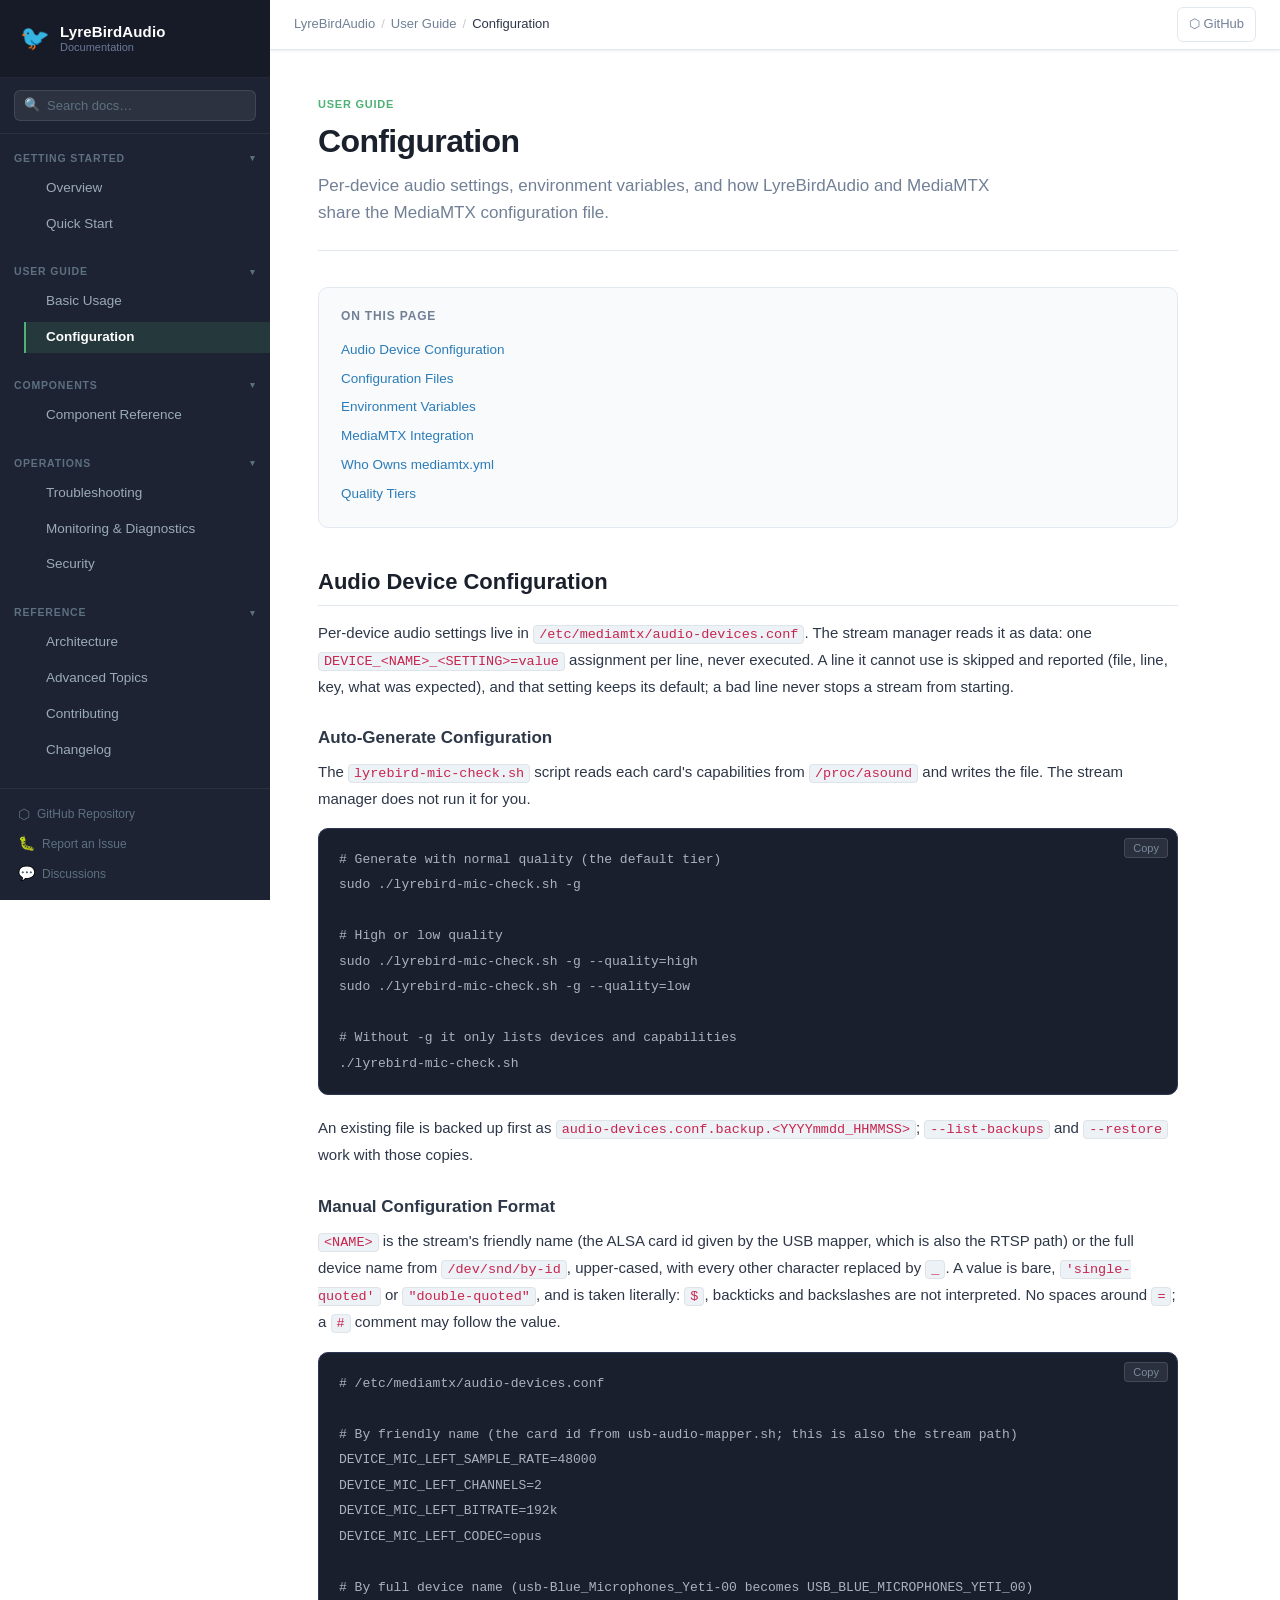
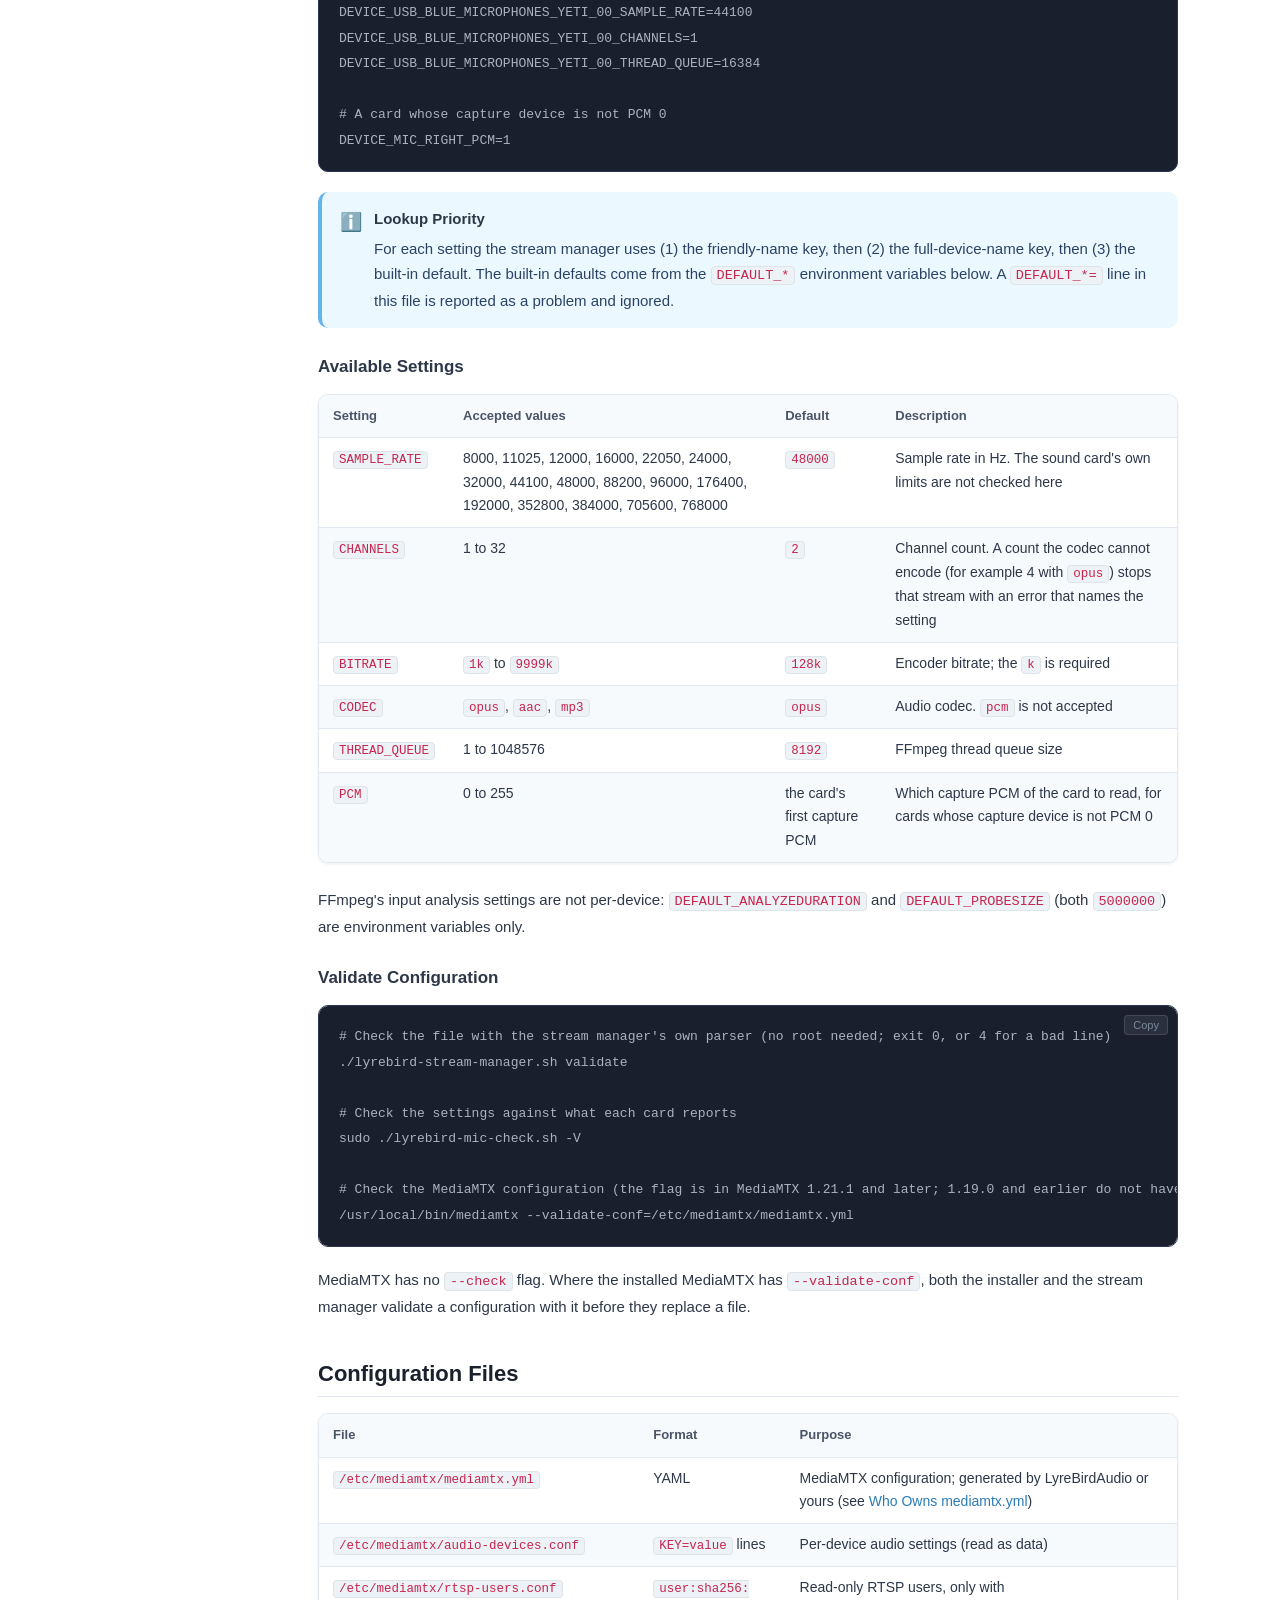
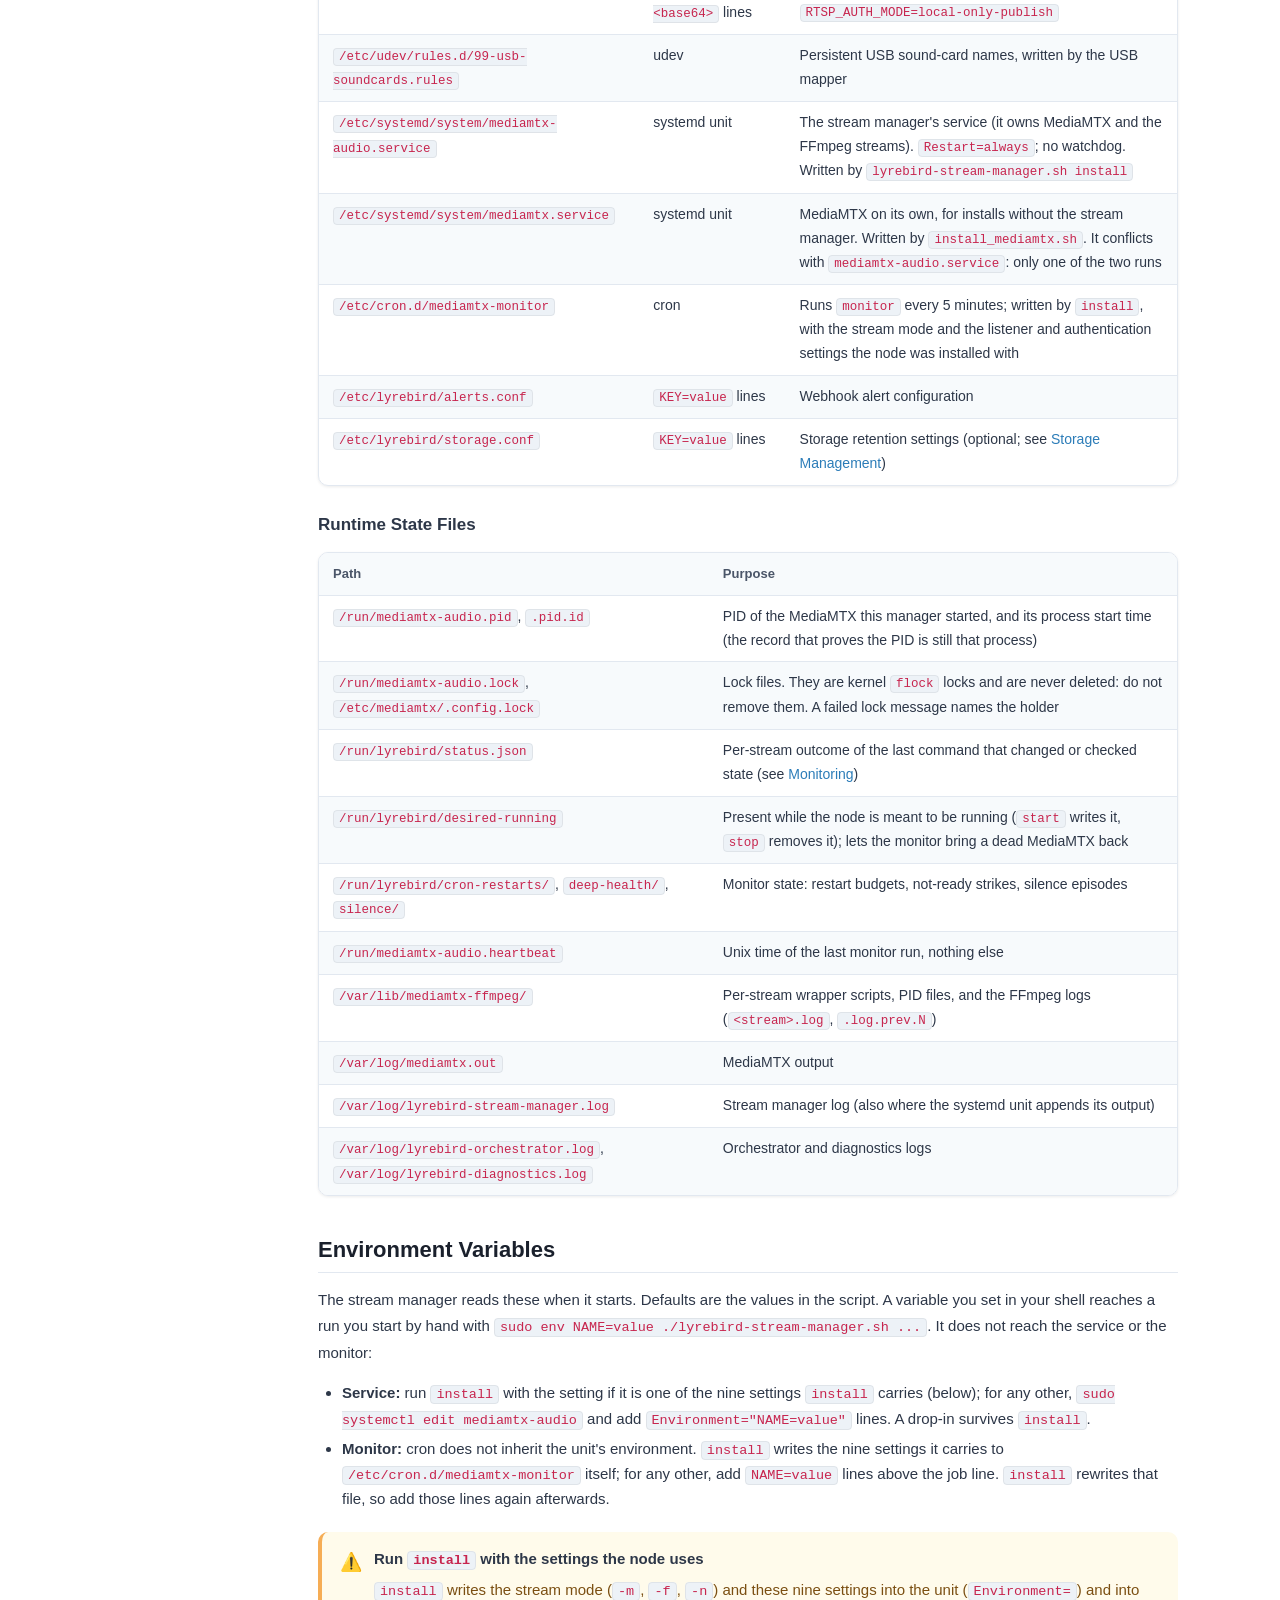
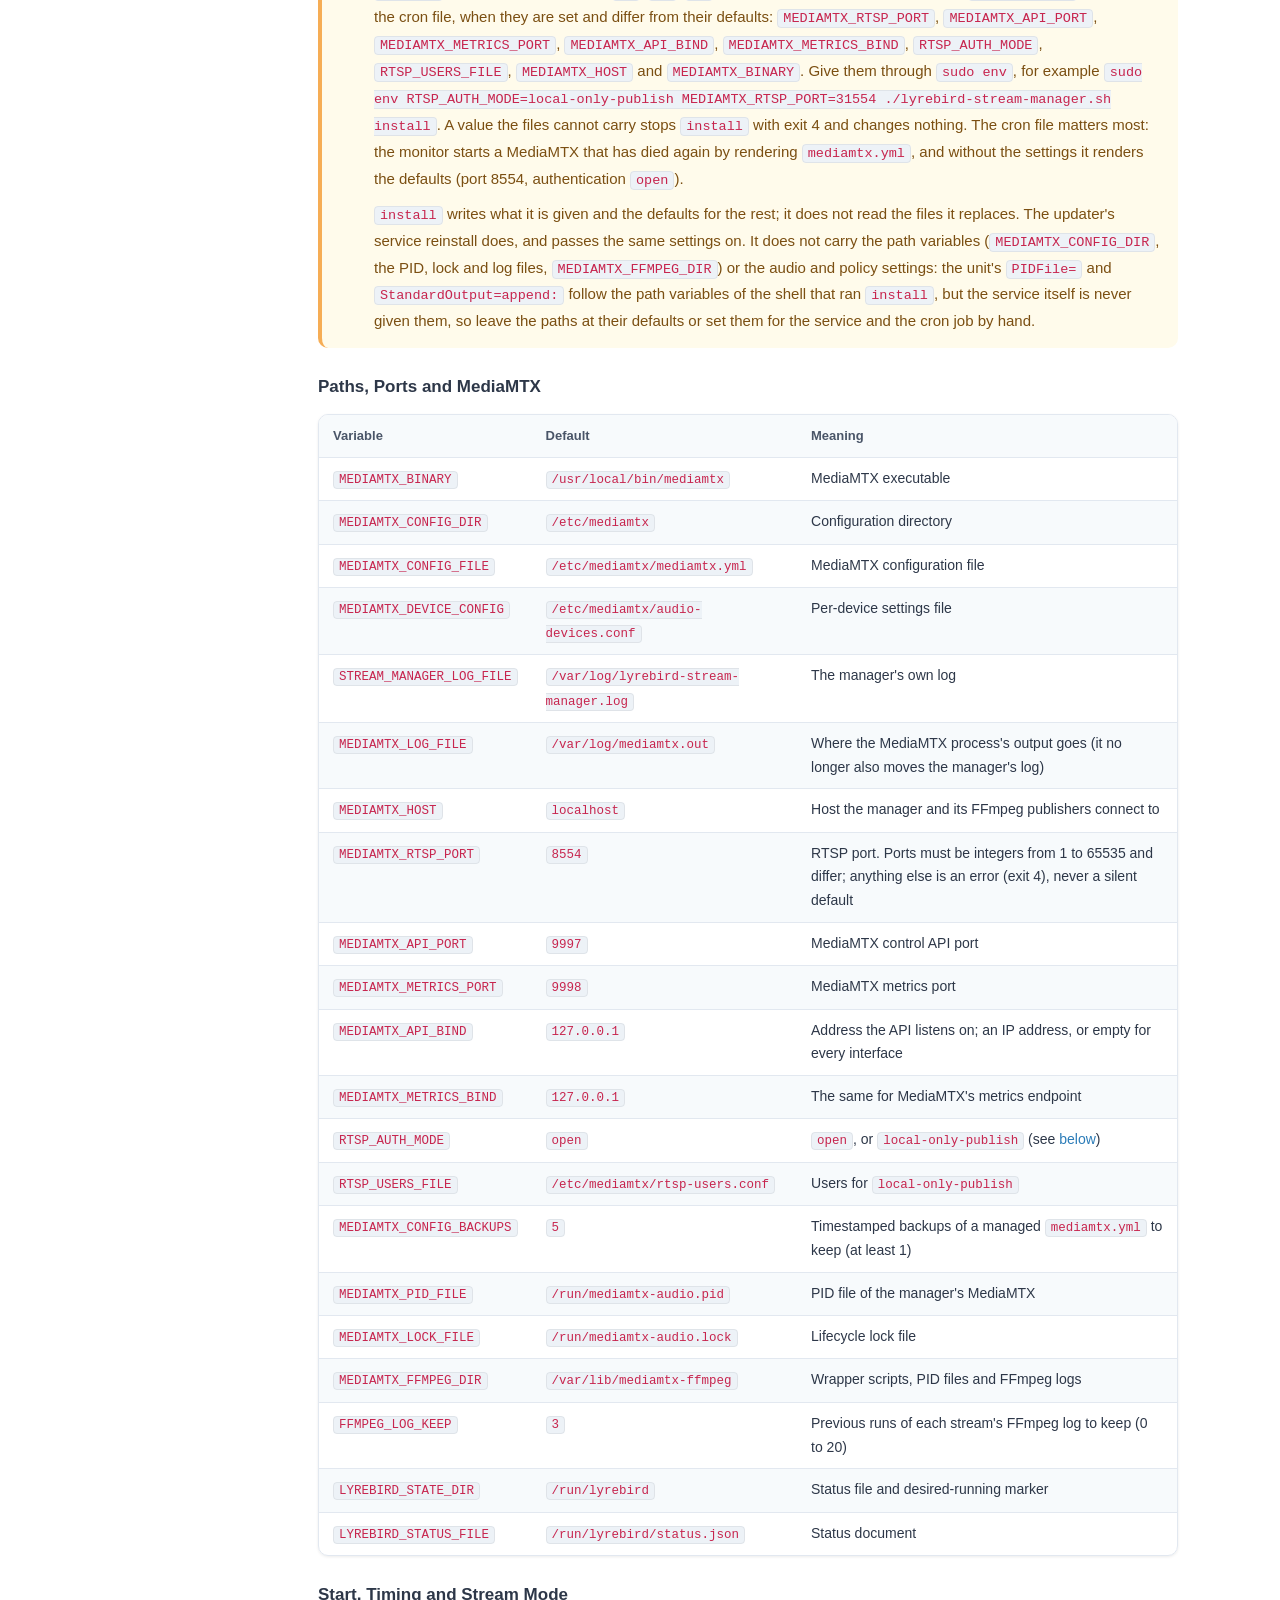
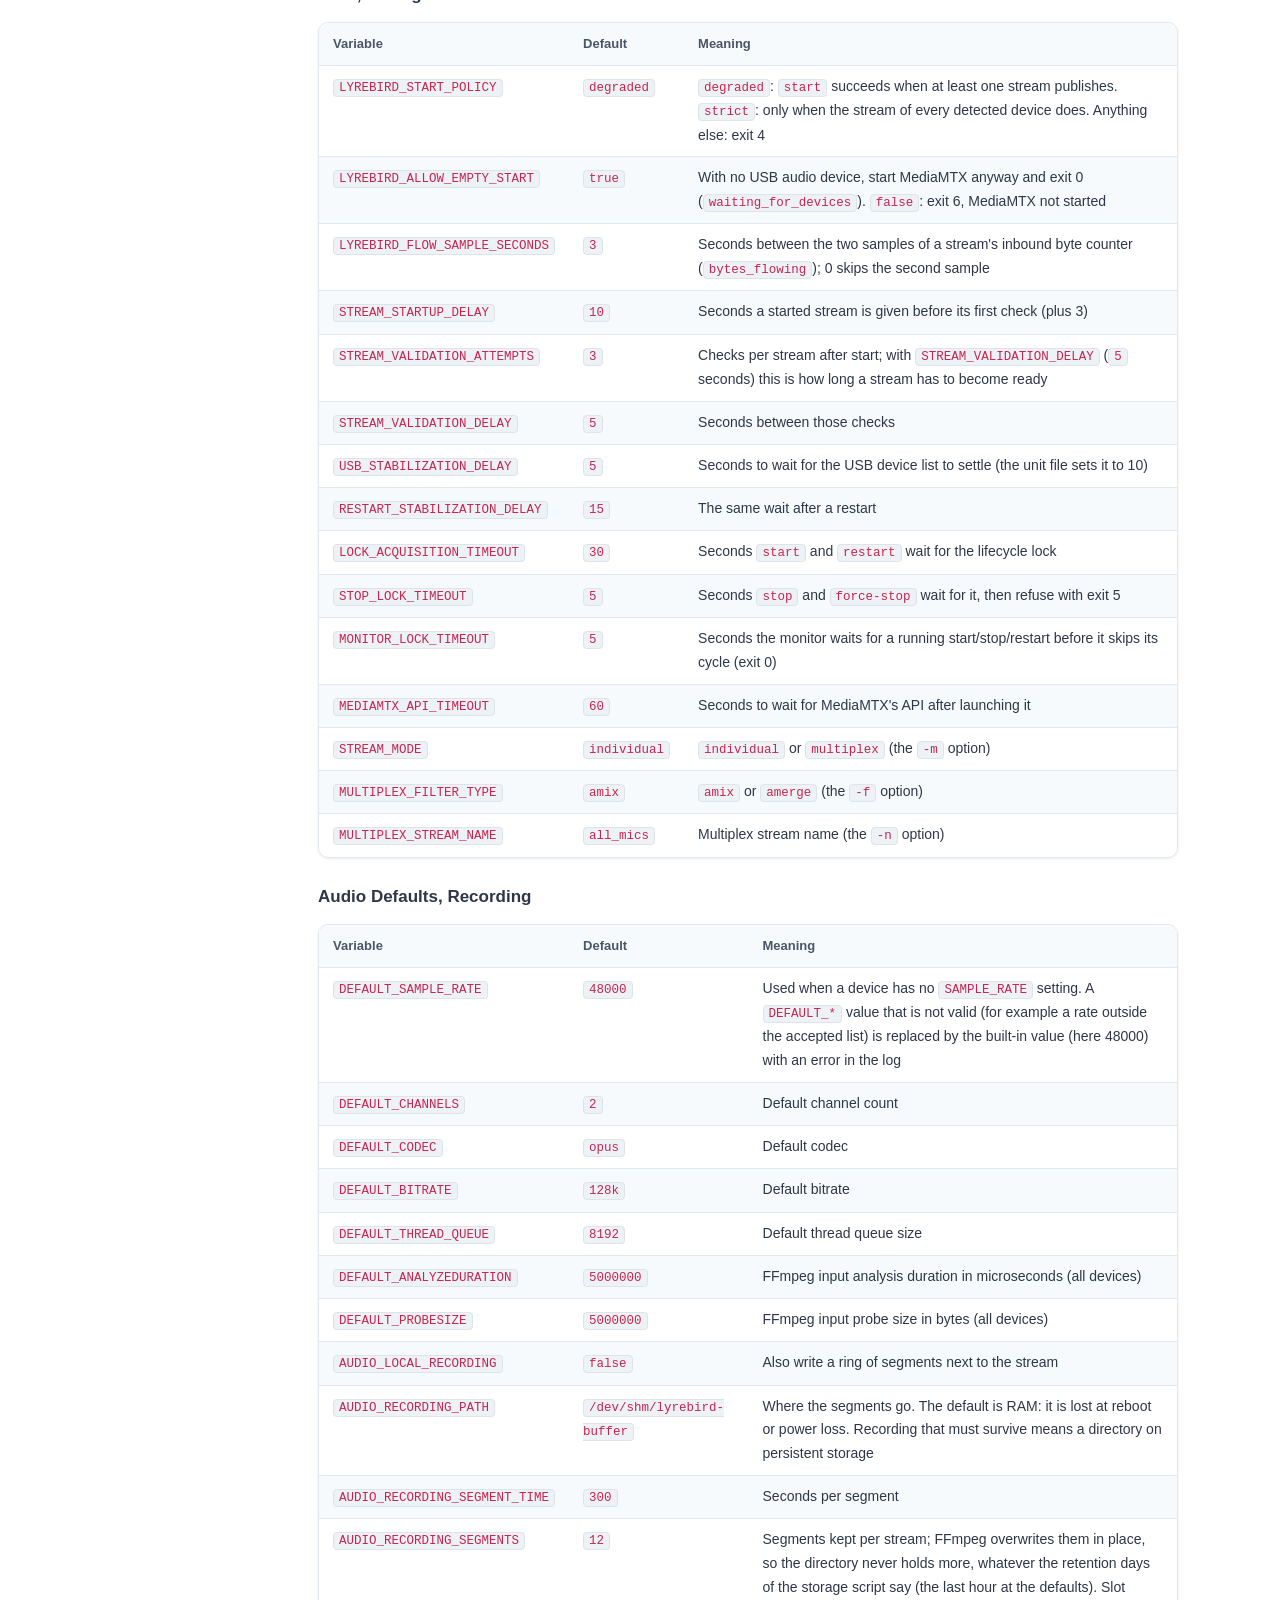
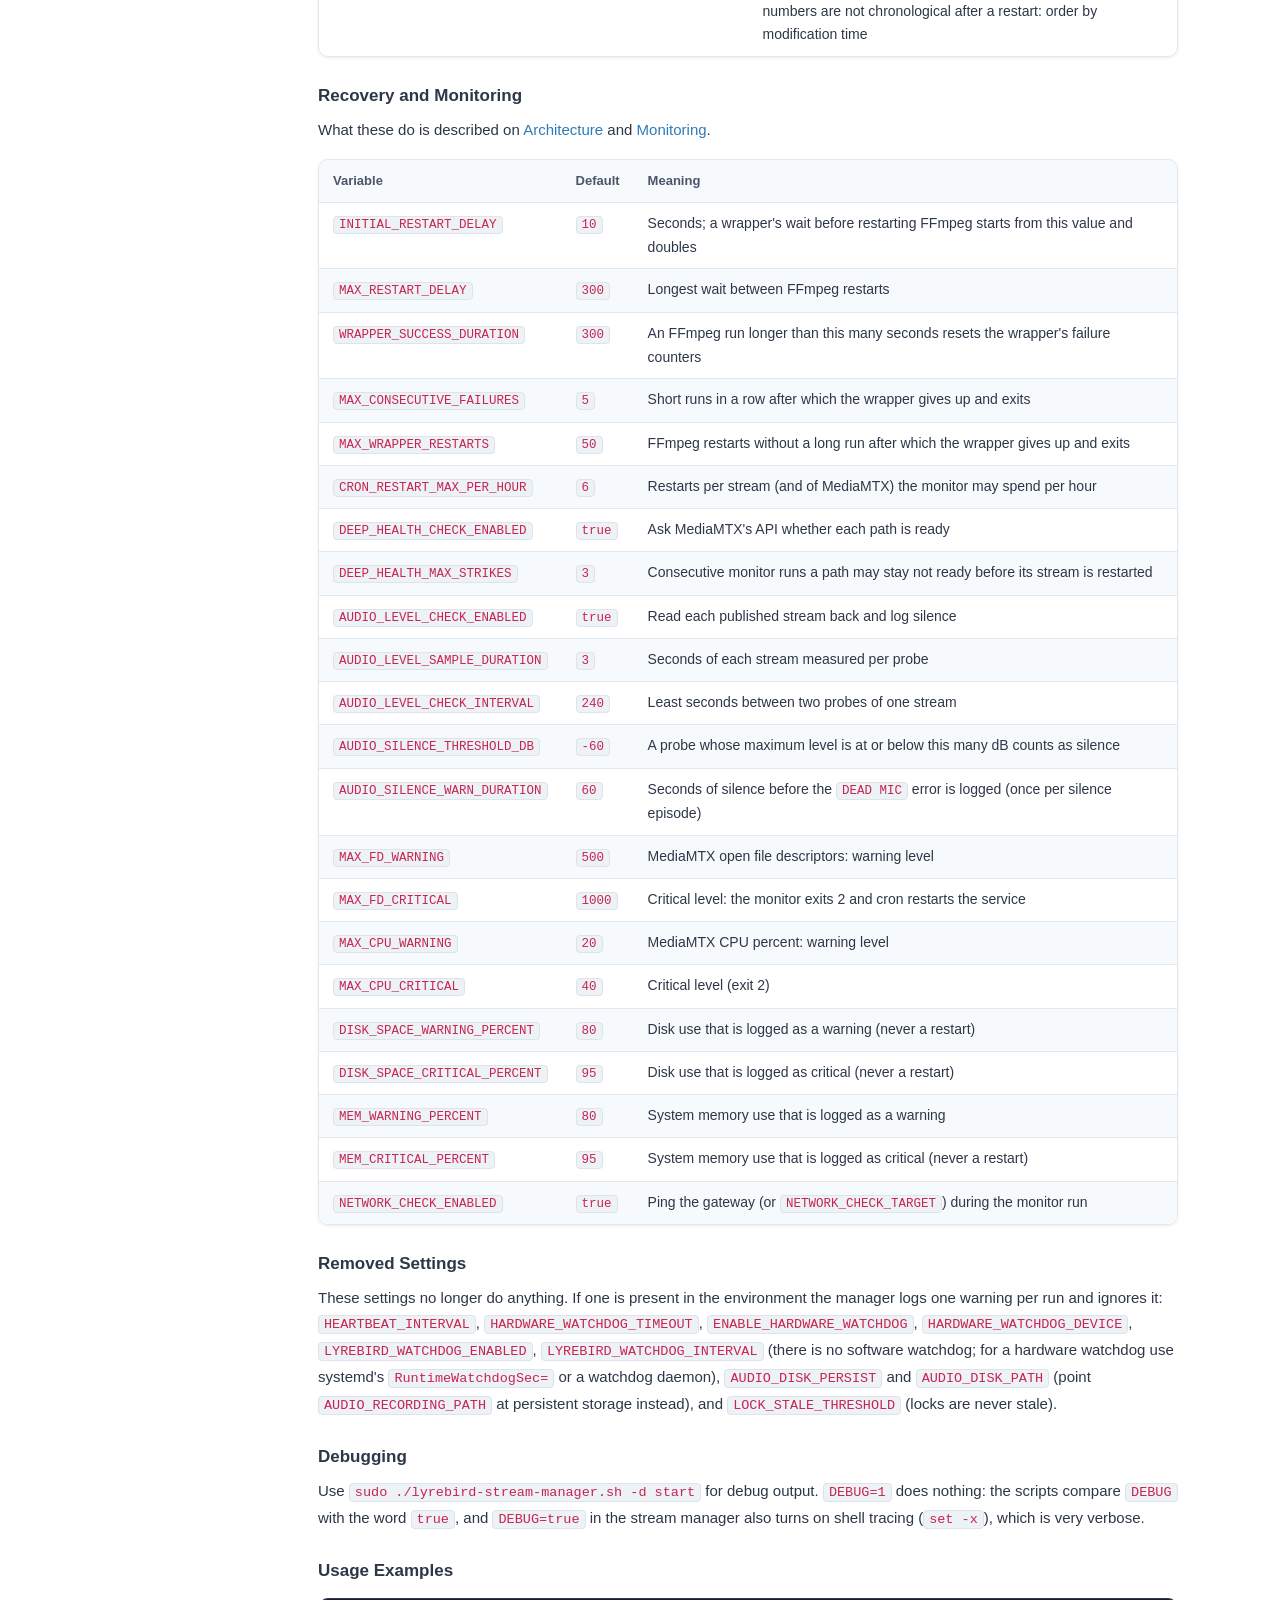
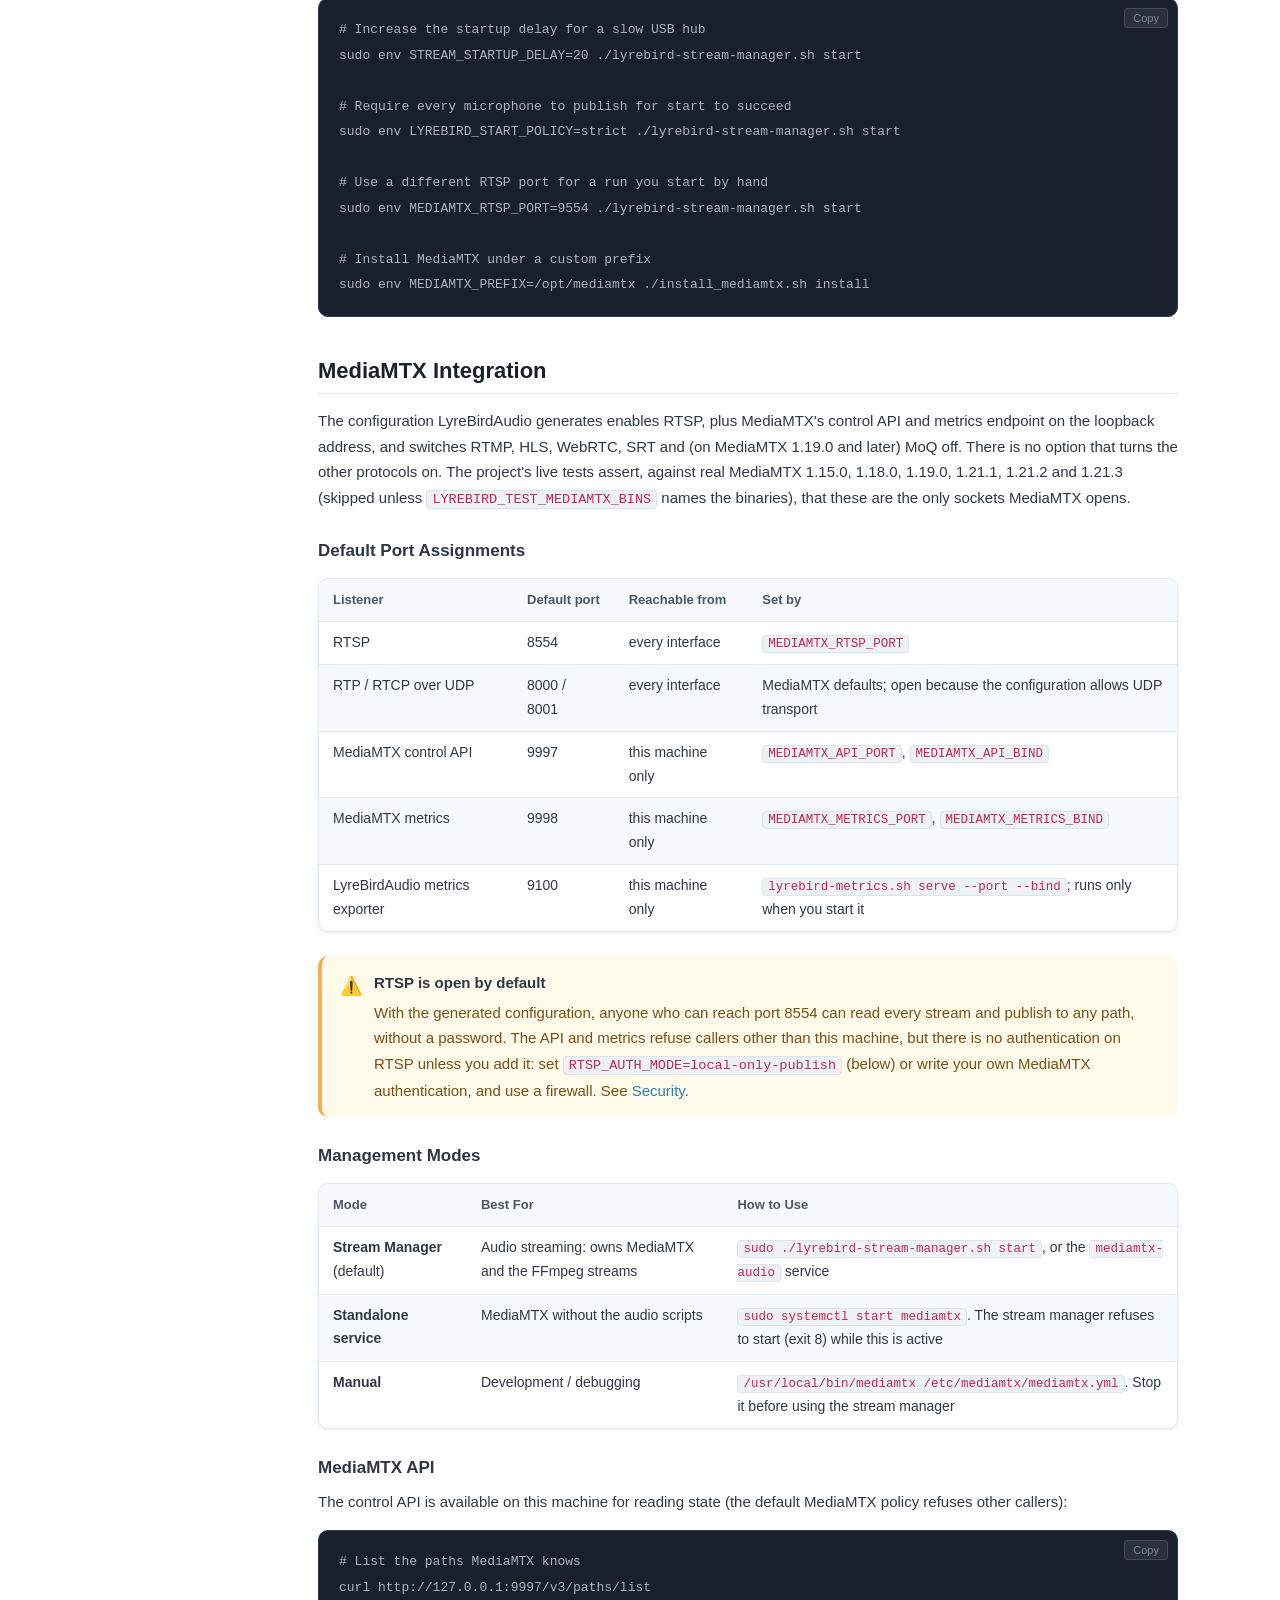
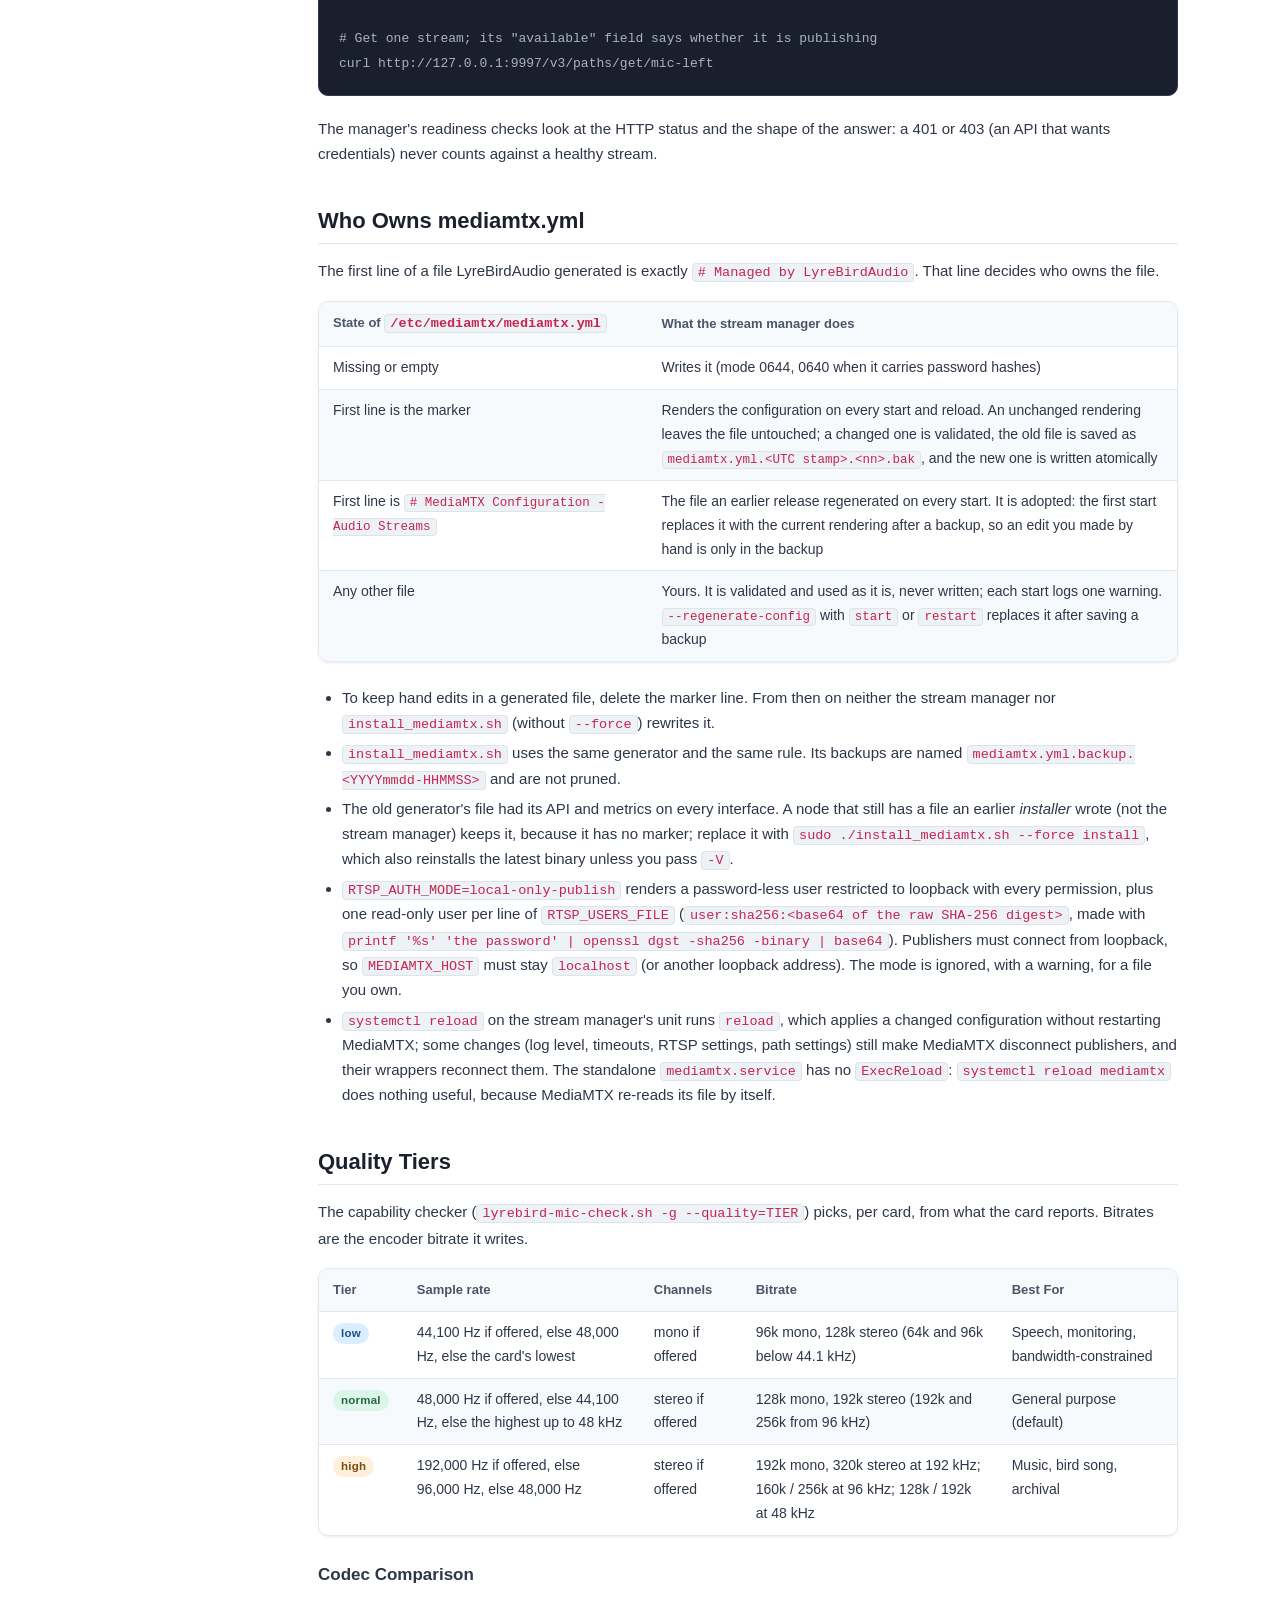
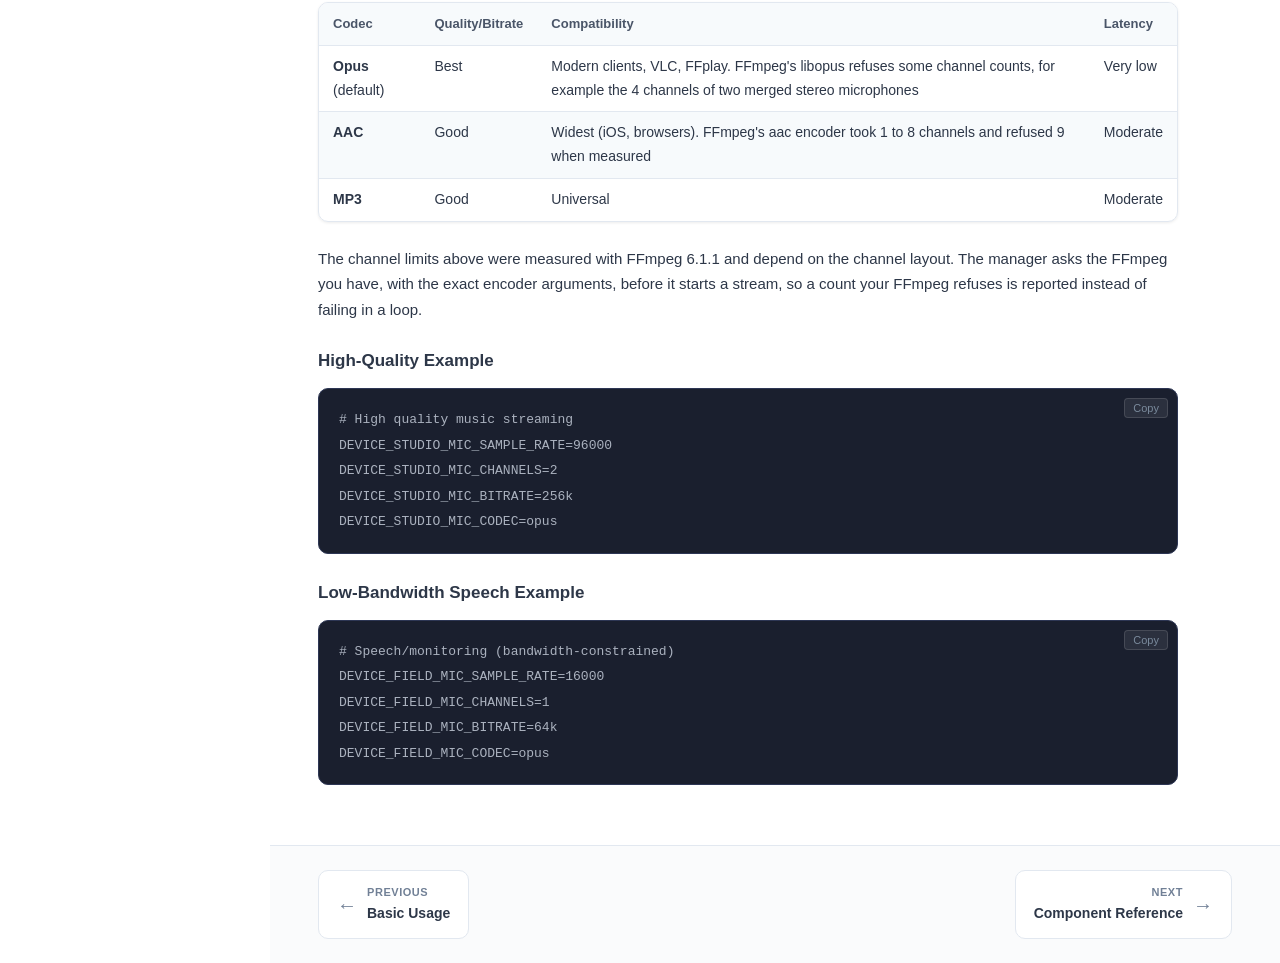
<file: docs/configuration.html>
<!DOCTYPE html>
<html lang="en">
<head>
  <meta charset="UTF-8">
  <meta name="viewport" content="width=device-width, initial-scale=1.0">
  <title>Configuration - LyreBirdAudio Docs</title>
  <meta name="description" content="Device settings, environment variables, MediaMTX configuration ownership and ports.">
  <link rel="stylesheet" href="css/style.css">
</head>
<body>

<div id="sidebar-overlay" class="sidebar-overlay"></div>
<aside id="sidebar" class="sidebar"></aside>

<div class="content-wrapper">
  <header id="topbar" class="topbar"></header>

  <main class="content">
    <div class="page-header">
      <span class="page-label">User Guide</span>
      <h1 class="page-title">Configuration</h1>
      <p class="page-subtitle">Per-device audio settings, environment variables, and how LyreBirdAudio and MediaMTX share the MediaMTX configuration file.</p>
    </div>

    <div class="toc">
      <div class="toc-title">On this page</div>
      <ul class="toc-list">
        <li><a href="#audio-config">Audio Device Configuration</a></li>
        <li><a href="#config-files">Configuration Files</a></li>
        <li><a href="#env-vars">Environment Variables</a></li>
        <li><a href="#mediamtx">MediaMTX Integration</a></li>
        <li><a href="#mediamtx-config">Who Owns mediamtx.yml</a></li>
        <li><a href="#quality-tiers">Quality Tiers</a></li>
      </ul>
    </div>

    <h2 id="audio-config">Audio Device Configuration</h2>
    <p>
      Per-device audio settings live in <code>/etc/mediamtx/audio-devices.conf</code>. The stream manager reads it as
      data: one <code>DEVICE_&lt;NAME&gt;_&lt;SETTING&gt;=value</code> assignment per line, never executed. A line it cannot
      use is skipped and reported (file, line, key, what was expected), and that setting keeps its default; a bad line never
      stops a stream from starting.
    </p>

    <h3>Auto-Generate Configuration</h3>
    <p>The <code>lyrebird-mic-check.sh</code> script reads each card's capabilities from <code>/proc/asound</code> and writes the file. The stream manager does not run it for you.</p>
    <pre><code># Generate with normal quality (the default tier)
sudo ./lyrebird-mic-check.sh -g

# High or low quality
sudo ./lyrebird-mic-check.sh -g --quality=high
sudo ./lyrebird-mic-check.sh -g --quality=low

# Without -g it only lists devices and capabilities
./lyrebird-mic-check.sh</code></pre>
    <p>An existing file is backed up first as <code>audio-devices.conf.backup.&lt;YYYYmmdd_HHMMSS&gt;</code>; <code>--list-backups</code> and <code>--restore</code> work with those copies.</p>

    <h3>Manual Configuration Format</h3>
    <p>
      <code>&lt;NAME&gt;</code> is the stream's friendly name (the ALSA card id given by the USB mapper, which is also the RTSP path)
      or the full device name from <code>/dev/snd/by-id</code>, upper-cased, with every other character replaced by <code>_</code>.
      A value is bare, <code>'single-quoted'</code> or <code>"double-quoted"</code>, and is taken literally: <code>$</code>, backticks and
      backslashes are not interpreted. No spaces around <code>=</code>; a <code>#</code> comment may follow the value.
    </p>
    <pre id="example-audio-devices-conf"><code># /etc/mediamtx/audio-devices.conf

# By friendly name (the card id from usb-audio-mapper.sh; this is also the stream path)
DEVICE_MIC_LEFT_SAMPLE_RATE=48000
DEVICE_MIC_LEFT_CHANNELS=2
DEVICE_MIC_LEFT_BITRATE=192k
DEVICE_MIC_LEFT_CODEC=opus

# By full device name (usb-Blue_Microphones_Yeti-00 becomes USB_BLUE_MICROPHONES_YETI_00)
DEVICE_USB_BLUE_MICROPHONES_YETI_00_SAMPLE_RATE=44100
DEVICE_USB_BLUE_MICROPHONES_YETI_00_CHANNELS=1
DEVICE_USB_BLUE_MICROPHONES_YETI_00_THREAD_QUEUE=16384

# A card whose capture device is not PCM 0
DEVICE_MIC_RIGHT_PCM=1</code></pre>

    <div class="callout info">
      <span class="callout-icon">ℹ️</span>
      <div class="callout-body">
        <strong>Lookup Priority</strong>
        <p>For each setting the stream manager uses (1) the friendly-name key, then (2) the full-device-name key, then (3) the built-in default. The built-in defaults come from the <code>DEFAULT_*</code> environment variables below. A <code>DEFAULT_*=</code> line in this file is reported as a problem and ignored.</p>
      </div>
    </div>

    <h3>Available Settings</h3>
    <div class="table-wrapper">
      <table>
        <thead><tr><th>Setting</th><th>Accepted values</th><th>Default</th><th>Description</th></tr></thead>
        <tbody>
          <tr><td><code>SAMPLE_RATE</code></td><td>8000, 11025, 12000, 16000, 22050, 24000, 32000, 44100, 48000, 88200, 96000, 176400, 192000, 352800, 384000, 705600, 768000</td><td><code>48000</code></td><td>Sample rate in Hz. The sound card's own limits are not checked here</td></tr>
          <tr><td><code>CHANNELS</code></td><td>1 to 32</td><td><code>2</code></td><td>Channel count. A count the codec cannot encode (for example 4 with <code>opus</code>) stops that stream with an error that names the setting</td></tr>
          <tr><td><code>BITRATE</code></td><td><code>1k</code> to <code>9999k</code></td><td><code>128k</code></td><td>Encoder bitrate; the <code>k</code> is required</td></tr>
          <tr><td><code>CODEC</code></td><td><code>opus</code>, <code>aac</code>, <code>mp3</code></td><td><code>opus</code></td><td>Audio codec. <code>pcm</code> is not accepted</td></tr>
          <tr><td><code>THREAD_QUEUE</code></td><td>1 to 1048576</td><td><code>8192</code></td><td>FFmpeg thread queue size</td></tr>
          <tr><td><code>PCM</code></td><td>0 to 255</td><td>the card's first capture PCM</td><td>Which capture PCM of the card to read, for cards whose capture device is not PCM 0</td></tr>
        </tbody>
      </table>
    </div>
    <p>
      FFmpeg's input analysis settings are not per-device: <code>DEFAULT_ANALYZEDURATION</code> and
      <code>DEFAULT_PROBESIZE</code> (both <code>5000000</code>) are environment variables only.
    </p>

    <h3>Validate Configuration</h3>
    <pre><code># Check the file with the stream manager's own parser (no root needed; exit 0, or 4 for a bad line)
./lyrebird-stream-manager.sh validate

# Check the settings against what each card reports
sudo ./lyrebird-mic-check.sh -V

# Check the MediaMTX configuration (the flag is in MediaMTX 1.21.1 and later; 1.19.0 and earlier do not have it)
/usr/local/bin/mediamtx --validate-conf=/etc/mediamtx/mediamtx.yml</code></pre>
    <p>
      MediaMTX has no <code>--check</code> flag. Where the installed MediaMTX has <code>--validate-conf</code>, both the
      installer and the stream manager validate a configuration with it before they replace a file.
    </p>

    <h2 id="config-files">Configuration Files</h2>
    <div class="table-wrapper">
      <table>
        <thead><tr><th>File</th><th>Format</th><th>Purpose</th></tr></thead>
        <tbody>
          <tr>
            <td><code>/etc/mediamtx/mediamtx.yml</code></td>
            <td>YAML</td>
            <td>MediaMTX configuration; generated by LyreBirdAudio or yours (see <a href="#mediamtx-config">Who Owns mediamtx.yml</a>)</td>
          </tr>
          <tr>
            <td><code>/etc/mediamtx/audio-devices.conf</code></td>
            <td><code>KEY=value</code> lines</td>
            <td>Per-device audio settings (read as data)</td>
          </tr>
          <tr>
            <td><code>/etc/mediamtx/rtsp-users.conf</code></td>
            <td><code>user:sha256:&lt;base64&gt;</code> lines</td>
            <td>Read-only RTSP users, only with <code>RTSP_AUTH_MODE=local-only-publish</code></td>
          </tr>
          <tr>
            <td><code>/etc/udev/rules.d/99-usb-soundcards.rules</code></td>
            <td>udev</td>
            <td>Persistent USB sound-card names, written by the USB mapper</td>
          </tr>
          <tr>
            <td><code>/etc/systemd/system/mediamtx-audio.service</code></td>
            <td>systemd unit</td>
            <td>The stream manager's service (it owns MediaMTX and the FFmpeg streams). <code>Restart=always</code>; no watchdog. Written by <code>lyrebird-stream-manager.sh install</code></td>
          </tr>
          <tr>
            <td><code>/etc/systemd/system/mediamtx.service</code></td>
            <td>systemd unit</td>
            <td>MediaMTX on its own, for installs without the stream manager. Written by <code>install_mediamtx.sh</code>. It conflicts with <code>mediamtx-audio.service</code>: only one of the two runs</td>
          </tr>
          <tr>
            <td><code>/etc/cron.d/mediamtx-monitor</code></td>
            <td>cron</td>
            <td>Runs <code>monitor</code> every 5 minutes; written by <code>install</code>, with the stream mode and the listener and authentication settings the node was installed with</td>
          </tr>
          <tr>
            <td><code>/etc/lyrebird/alerts.conf</code></td>
            <td><code>KEY=value</code> lines</td>
            <td>Webhook alert configuration</td>
          </tr>
          <tr>
            <td><code>/etc/lyrebird/storage.conf</code></td>
            <td><code>KEY=value</code> lines</td>
            <td>Storage retention settings (optional; see <a href="components.html#storage">Storage Management</a>)</td>
          </tr>
        </tbody>
      </table>
    </div>

    <h3>Runtime State Files</h3>
    <div class="table-wrapper">
      <table>
        <thead><tr><th>Path</th><th>Purpose</th></tr></thead>
        <tbody>
          <tr><td><code>/run/mediamtx-audio.pid</code>, <code>.pid.id</code></td><td>PID of the MediaMTX this manager started, and its process start time (the record that proves the PID is still that process)</td></tr>
          <tr><td><code>/run/mediamtx-audio.lock</code>, <code>/etc/mediamtx/.config.lock</code></td><td>Lock files. They are kernel <code>flock</code> locks and are never deleted: do not remove them. A failed lock message names the holder</td></tr>
          <tr><td><code>/run/lyrebird/status.json</code></td><td>Per-stream outcome of the last command that changed or checked state (see <a href="monitoring.html#status-file">Monitoring</a>)</td></tr>
          <tr><td><code>/run/lyrebird/desired-running</code></td><td>Present while the node is meant to be running (<code>start</code> writes it, <code>stop</code> removes it); lets the monitor bring a dead MediaMTX back</td></tr>
          <tr><td><code>/run/lyrebird/cron-restarts/</code>, <code>deep-health/</code>, <code>silence/</code></td><td>Monitor state: restart budgets, not-ready strikes, silence episodes</td></tr>
          <tr><td><code>/run/mediamtx-audio.heartbeat</code></td><td>Unix time of the last monitor run, nothing else</td></tr>
          <tr><td><code>/var/lib/mediamtx-ffmpeg/</code></td><td>Per-stream wrapper scripts, PID files, and the FFmpeg logs (<code>&lt;stream&gt;.log</code>, <code>.log.prev.N</code>)</td></tr>
          <tr><td><code>/var/log/mediamtx.out</code></td><td>MediaMTX output</td></tr>
          <tr><td><code>/var/log/lyrebird-stream-manager.log</code></td><td>Stream manager log (also where the systemd unit appends its output)</td></tr>
          <tr><td><code>/var/log/lyrebird-orchestrator.log</code>, <code>/var/log/lyrebird-diagnostics.log</code></td><td>Orchestrator and diagnostics logs</td></tr>
        </tbody>
      </table>
    </div>

    <h2 id="env-vars">Environment Variables</h2>
    <p>
      The stream manager reads these when it starts. Defaults are the values in the script. A variable you set in your shell
      reaches a run you start by hand with <code>sudo env NAME=value ./lyrebird-stream-manager.sh ...</code>. It does not
      reach the service or the monitor:
    </p>
    <ul>
      <li><strong>Service:</strong> run <code>install</code> with the setting if it is one of the nine settings <code>install</code> carries (below); for any other, <code>sudo systemctl edit mediamtx-audio</code> and add <code>Environment="NAME=value"</code> lines. A drop-in survives <code>install</code>.</li>
      <li><strong>Monitor:</strong> cron does not inherit the unit's environment. <code>install</code> writes the nine settings it carries to <code>/etc/cron.d/mediamtx-monitor</code> itself; for any other, add <code>NAME=value</code> lines above the job line. <code>install</code> rewrites that file, so add those lines again afterwards.</li>
    </ul>
    <div class="callout warning">
      <span class="callout-icon">⚠️</span>
      <div class="callout-body">
        <strong>Run <code>install</code> with the settings the node uses</strong>
        <p><code>install</code> writes the stream mode (<code>-m</code>, <code>-f</code>, <code>-n</code>) and these nine settings into the unit (<code>Environment=</code>) and into the cron file, when they are set and differ from their defaults: <code>MEDIAMTX_RTSP_PORT</code>, <code>MEDIAMTX_API_PORT</code>, <code>MEDIAMTX_METRICS_PORT</code>, <code>MEDIAMTX_API_BIND</code>, <code>MEDIAMTX_METRICS_BIND</code>, <code>RTSP_AUTH_MODE</code>, <code>RTSP_USERS_FILE</code>, <code>MEDIAMTX_HOST</code> and <code>MEDIAMTX_BINARY</code>. Give them through <code>sudo env</code>, for example <code>sudo env RTSP_AUTH_MODE=local-only-publish MEDIAMTX_RTSP_PORT=31554 ./lyrebird-stream-manager.sh install</code>. A value the files cannot carry stops <code>install</code> with exit 4 and changes nothing. The cron file matters most: the monitor starts a MediaMTX that has died again by rendering <code>mediamtx.yml</code>, and without the settings it renders the defaults (port 8554, authentication <code>open</code>).</p>
        <p><code>install</code> writes what it is given and the defaults for the rest; it does not read the files it replaces. The updater's service reinstall does, and passes the same settings on. It does not carry the path variables (<code>MEDIAMTX_CONFIG_DIR</code>, the PID, lock and log files, <code>MEDIAMTX_FFMPEG_DIR</code>) or the audio and policy settings: the unit's <code>PIDFile=</code> and <code>StandardOutput=append:</code> follow the path variables of the shell that ran <code>install</code>, but the service itself is never given them, so leave the paths at their defaults or set them for the service and the cron job by hand.</p>
      </div>
    </div>

    <h3>Paths, Ports and MediaMTX</h3>
    <div class="table-wrapper">
      <table>
        <thead><tr><th>Variable</th><th>Default</th><th>Meaning</th></tr></thead>
        <tbody>
          <tr><td><code>MEDIAMTX_BINARY</code></td><td><code>/usr/local/bin/mediamtx</code></td><td>MediaMTX executable</td></tr>
          <tr><td><code>MEDIAMTX_CONFIG_DIR</code></td><td><code>/etc/mediamtx</code></td><td>Configuration directory</td></tr>
          <tr><td><code>MEDIAMTX_CONFIG_FILE</code></td><td><code>/etc/mediamtx/mediamtx.yml</code></td><td>MediaMTX configuration file</td></tr>
          <tr><td><code>MEDIAMTX_DEVICE_CONFIG</code></td><td><code>/etc/mediamtx/audio-devices.conf</code></td><td>Per-device settings file</td></tr>
          <tr><td><code>STREAM_MANAGER_LOG_FILE</code></td><td><code>/var/log/lyrebird-stream-manager.log</code></td><td>The manager's own log</td></tr>
          <tr><td><code>MEDIAMTX_LOG_FILE</code></td><td><code>/var/log/mediamtx.out</code></td><td>Where the MediaMTX process's output goes (it no longer also moves the manager's log)</td></tr>
          <tr><td><code>MEDIAMTX_HOST</code></td><td><code>localhost</code></td><td>Host the manager and its FFmpeg publishers connect to</td></tr>
          <tr><td><code>MEDIAMTX_RTSP_PORT</code></td><td><code>8554</code></td><td>RTSP port. Ports must be integers from 1 to 65535 and differ; anything else is an error (exit 4), never a silent default</td></tr>
          <tr><td><code>MEDIAMTX_API_PORT</code></td><td><code>9997</code></td><td>MediaMTX control API port</td></tr>
          <tr><td><code>MEDIAMTX_METRICS_PORT</code></td><td><code>9998</code></td><td>MediaMTX metrics port</td></tr>
          <tr><td><code>MEDIAMTX_API_BIND</code></td><td><code>127.0.0.1</code></td><td>Address the API listens on; an IP address, or empty for every interface</td></tr>
          <tr><td><code>MEDIAMTX_METRICS_BIND</code></td><td><code>127.0.0.1</code></td><td>The same for MediaMTX's metrics endpoint</td></tr>
          <tr><td><code>RTSP_AUTH_MODE</code></td><td><code>open</code></td><td><code>open</code>, or <code>local-only-publish</code> (see <a href="#mediamtx-config">below</a>)</td></tr>
          <tr><td><code>RTSP_USERS_FILE</code></td><td><code>/etc/mediamtx/rtsp-users.conf</code></td><td>Users for <code>local-only-publish</code></td></tr>
          <tr><td><code>MEDIAMTX_CONFIG_BACKUPS</code></td><td><code>5</code></td><td>Timestamped backups of a managed <code>mediamtx.yml</code> to keep (at least 1)</td></tr>
          <tr><td><code>MEDIAMTX_PID_FILE</code></td><td><code>/run/mediamtx-audio.pid</code></td><td>PID file of the manager's MediaMTX</td></tr>
          <tr><td><code>MEDIAMTX_LOCK_FILE</code></td><td><code>/run/mediamtx-audio.lock</code></td><td>Lifecycle lock file</td></tr>
          <tr><td><code>MEDIAMTX_FFMPEG_DIR</code></td><td><code>/var/lib/mediamtx-ffmpeg</code></td><td>Wrapper scripts, PID files and FFmpeg logs</td></tr>
          <tr><td><code>FFMPEG_LOG_KEEP</code></td><td><code>3</code></td><td>Previous runs of each stream's FFmpeg log to keep (0 to 20)</td></tr>
          <tr><td><code>LYREBIRD_STATE_DIR</code></td><td><code>/run/lyrebird</code></td><td>Status file and desired-running marker</td></tr>
          <tr><td><code>LYREBIRD_STATUS_FILE</code></td><td><code>/run/lyrebird/status.json</code></td><td>Status document</td></tr>
        </tbody>
      </table>
    </div>

    <h3>Start, Timing and Stream Mode</h3>
    <div class="table-wrapper">
      <table>
        <thead><tr><th>Variable</th><th>Default</th><th>Meaning</th></tr></thead>
        <tbody>
          <tr><td><code>LYREBIRD_START_POLICY</code></td><td><code>degraded</code></td><td><code>degraded</code>: <code>start</code> succeeds when at least one stream publishes. <code>strict</code>: only when the stream of every detected device does. Anything else: exit 4</td></tr>
          <tr><td><code>LYREBIRD_ALLOW_EMPTY_START</code></td><td><code>true</code></td><td>With no USB audio device, start MediaMTX anyway and exit 0 (<code>waiting_for_devices</code>). <code>false</code>: exit 6, MediaMTX not started</td></tr>
          <tr><td><code>LYREBIRD_FLOW_SAMPLE_SECONDS</code></td><td><code>3</code></td><td>Seconds between the two samples of a stream's inbound byte counter (<code>bytes_flowing</code>); 0 skips the second sample</td></tr>
          <tr><td><code>STREAM_STARTUP_DELAY</code></td><td><code>10</code></td><td>Seconds a started stream is given before its first check (plus 3)</td></tr>
          <tr><td><code>STREAM_VALIDATION_ATTEMPTS</code></td><td><code>3</code></td><td>Checks per stream after start; with <code>STREAM_VALIDATION_DELAY</code> (<code>5</code> seconds) this is how long a stream has to become ready</td></tr>
          <tr><td><code>STREAM_VALIDATION_DELAY</code></td><td><code>5</code></td><td>Seconds between those checks</td></tr>
          <tr><td><code>USB_STABILIZATION_DELAY</code></td><td><code>5</code></td><td>Seconds to wait for the USB device list to settle (the unit file sets it to 10)</td></tr>
          <tr><td><code>RESTART_STABILIZATION_DELAY</code></td><td><code>15</code></td><td>The same wait after a restart</td></tr>
          <tr><td><code>LOCK_ACQUISITION_TIMEOUT</code></td><td><code>30</code></td><td>Seconds <code>start</code> and <code>restart</code> wait for the lifecycle lock</td></tr>
          <tr><td><code>STOP_LOCK_TIMEOUT</code></td><td><code>5</code></td><td>Seconds <code>stop</code> and <code>force-stop</code> wait for it, then refuse with exit 5</td></tr>
          <tr><td><code>MONITOR_LOCK_TIMEOUT</code></td><td><code>5</code></td><td>Seconds the monitor waits for a running start/stop/restart before it skips its cycle (exit 0)</td></tr>
          <tr><td><code>MEDIAMTX_API_TIMEOUT</code></td><td><code>60</code></td><td>Seconds to wait for MediaMTX's API after launching it</td></tr>
          <tr><td><code>STREAM_MODE</code></td><td><code>individual</code></td><td><code>individual</code> or <code>multiplex</code> (the <code>-m</code> option)</td></tr>
          <tr><td><code>MULTIPLEX_FILTER_TYPE</code></td><td><code>amix</code></td><td><code>amix</code> or <code>amerge</code> (the <code>-f</code> option)</td></tr>
          <tr><td><code>MULTIPLEX_STREAM_NAME</code></td><td><code>all_mics</code></td><td>Multiplex stream name (the <code>-n</code> option)</td></tr>
        </tbody>
      </table>
    </div>

    <h3>Audio Defaults, Recording</h3>
    <div class="table-wrapper">
      <table>
        <thead><tr><th>Variable</th><th>Default</th><th>Meaning</th></tr></thead>
        <tbody>
          <tr><td><code>DEFAULT_SAMPLE_RATE</code></td><td><code>48000</code></td><td>Used when a device has no <code>SAMPLE_RATE</code> setting. A <code>DEFAULT_*</code> value that is not valid (for example a rate outside the accepted list) is replaced by the built-in value (here 48000) with an error in the log</td></tr>
          <tr><td><code>DEFAULT_CHANNELS</code></td><td><code>2</code></td><td>Default channel count</td></tr>
          <tr><td><code>DEFAULT_CODEC</code></td><td><code>opus</code></td><td>Default codec</td></tr>
          <tr><td><code>DEFAULT_BITRATE</code></td><td><code>128k</code></td><td>Default bitrate</td></tr>
          <tr><td><code>DEFAULT_THREAD_QUEUE</code></td><td><code>8192</code></td><td>Default thread queue size</td></tr>
          <tr><td><code>DEFAULT_ANALYZEDURATION</code></td><td><code>5000000</code></td><td>FFmpeg input analysis duration in microseconds (all devices)</td></tr>
          <tr><td><code>DEFAULT_PROBESIZE</code></td><td><code>5000000</code></td><td>FFmpeg input probe size in bytes (all devices)</td></tr>
          <tr><td><code>AUDIO_LOCAL_RECORDING</code></td><td><code>false</code></td><td>Also write a ring of segments next to the stream</td></tr>
          <tr><td><code>AUDIO_RECORDING_PATH</code></td><td><code>/dev/shm/lyrebird-buffer</code></td><td>Where the segments go. The default is RAM: it is lost at reboot or power loss. Recording that must survive means a directory on persistent storage</td></tr>
          <tr><td><code>AUDIO_RECORDING_SEGMENT_TIME</code></td><td><code>300</code></td><td>Seconds per segment</td></tr>
          <tr><td><code>AUDIO_RECORDING_SEGMENTS</code></td><td><code>12</code></td><td>Segments kept per stream; FFmpeg overwrites them in place, so the directory never holds more, whatever the retention days of the storage script say (the last hour at the defaults). Slot numbers are not chronological after a restart: order by modification time</td></tr>
        </tbody>
      </table>
    </div>

    <h3>Recovery and Monitoring</h3>
    <p>What these do is described on <a href="architecture.html#backoff">Architecture</a> and <a href="monitoring.html#monitor">Monitoring</a>.</p>
    <div class="table-wrapper">
      <table>
        <thead><tr><th>Variable</th><th>Default</th><th>Meaning</th></tr></thead>
        <tbody>
          <tr><td><code>INITIAL_RESTART_DELAY</code></td><td><code>10</code></td><td>Seconds; a wrapper's wait before restarting FFmpeg starts from this value and doubles</td></tr>
          <tr><td><code>MAX_RESTART_DELAY</code></td><td><code>300</code></td><td>Longest wait between FFmpeg restarts</td></tr>
          <tr><td><code>WRAPPER_SUCCESS_DURATION</code></td><td><code>300</code></td><td>An FFmpeg run longer than this many seconds resets the wrapper's failure counters</td></tr>
          <tr><td><code>MAX_CONSECUTIVE_FAILURES</code></td><td><code>5</code></td><td>Short runs in a row after which the wrapper gives up and exits</td></tr>
          <tr><td><code>MAX_WRAPPER_RESTARTS</code></td><td><code>50</code></td><td>FFmpeg restarts without a long run after which the wrapper gives up and exits</td></tr>
          <tr><td><code>CRON_RESTART_MAX_PER_HOUR</code></td><td><code>6</code></td><td>Restarts per stream (and of MediaMTX) the monitor may spend per hour</td></tr>
          <tr><td><code>DEEP_HEALTH_CHECK_ENABLED</code></td><td><code>true</code></td><td>Ask MediaMTX's API whether each path is ready</td></tr>
          <tr><td><code>DEEP_HEALTH_MAX_STRIKES</code></td><td><code>3</code></td><td>Consecutive monitor runs a path may stay not ready before its stream is restarted</td></tr>
          <tr><td><code>AUDIO_LEVEL_CHECK_ENABLED</code></td><td><code>true</code></td><td>Read each published stream back and log silence</td></tr>
          <tr><td><code>AUDIO_LEVEL_SAMPLE_DURATION</code></td><td><code>3</code></td><td>Seconds of each stream measured per probe</td></tr>
          <tr><td><code>AUDIO_LEVEL_CHECK_INTERVAL</code></td><td><code>240</code></td><td>Least seconds between two probes of one stream</td></tr>
          <tr><td><code>AUDIO_SILENCE_THRESHOLD_DB</code></td><td><code>-60</code></td><td>A probe whose maximum level is at or below this many dB counts as silence</td></tr>
          <tr><td><code>AUDIO_SILENCE_WARN_DURATION</code></td><td><code>60</code></td><td>Seconds of silence before the <code>DEAD MIC</code> error is logged (once per silence episode)</td></tr>
          <tr><td><code>MAX_FD_WARNING</code></td><td><code>500</code></td><td>MediaMTX open file descriptors: warning level</td></tr>
          <tr><td><code>MAX_FD_CRITICAL</code></td><td><code>1000</code></td><td>Critical level: the monitor exits 2 and cron restarts the service</td></tr>
          <tr><td><code>MAX_CPU_WARNING</code></td><td><code>20</code></td><td>MediaMTX CPU percent: warning level</td></tr>
          <tr><td><code>MAX_CPU_CRITICAL</code></td><td><code>40</code></td><td>Critical level (exit 2)</td></tr>
          <tr><td><code>DISK_SPACE_WARNING_PERCENT</code></td><td><code>80</code></td><td>Disk use that is logged as a warning (never a restart)</td></tr>
          <tr><td><code>DISK_SPACE_CRITICAL_PERCENT</code></td><td><code>95</code></td><td>Disk use that is logged as critical (never a restart)</td></tr>
          <tr><td><code>MEM_WARNING_PERCENT</code></td><td><code>80</code></td><td>System memory use that is logged as a warning</td></tr>
          <tr><td><code>MEM_CRITICAL_PERCENT</code></td><td><code>95</code></td><td>System memory use that is logged as critical (never a restart)</td></tr>
          <tr><td><code>NETWORK_CHECK_ENABLED</code></td><td><code>true</code></td><td>Ping the gateway (or <code>NETWORK_CHECK_TARGET</code>) during the monitor run</td></tr>
        </tbody>
      </table>
    </div>

    <h3>Removed Settings</h3>
    <p>
      These settings no longer do anything. If one is present in the environment the manager logs one warning per run
      and ignores it: <code>HEARTBEAT_INTERVAL</code>, <code>HARDWARE_WATCHDOG_TIMEOUT</code>, <code>ENABLE_HARDWARE_WATCHDOG</code>,
      <code>HARDWARE_WATCHDOG_DEVICE</code>, <code>LYREBIRD_WATCHDOG_ENABLED</code>, <code>LYREBIRD_WATCHDOG_INTERVAL</code>
      (there is no software watchdog; for a hardware watchdog use systemd's <code>RuntimeWatchdogSec=</code> or a watchdog daemon),
      <code>AUDIO_DISK_PERSIST</code> and <code>AUDIO_DISK_PATH</code> (point <code>AUDIO_RECORDING_PATH</code> at persistent storage instead),
      and <code>LOCK_STALE_THRESHOLD</code> (locks are never stale).
    </p>

    <h3>Debugging</h3>
    <p>
      Use <code>sudo ./lyrebird-stream-manager.sh -d start</code> for debug output. <code>DEBUG=1</code> does nothing: the scripts compare
      <code>DEBUG</code> with the word <code>true</code>, and <code>DEBUG=true</code> in the stream manager also turns on shell tracing
      (<code>set -x</code>), which is very verbose.
    </p>

    <h3>Usage Examples</h3>
    <pre><code># Increase the startup delay for a slow USB hub
sudo env STREAM_STARTUP_DELAY=20 ./lyrebird-stream-manager.sh start

# Require every microphone to publish for start to succeed
sudo env LYREBIRD_START_POLICY=strict ./lyrebird-stream-manager.sh start

# Use a different RTSP port for a run you start by hand
sudo env MEDIAMTX_RTSP_PORT=9554 ./lyrebird-stream-manager.sh start

# Install MediaMTX under a custom prefix
sudo env MEDIAMTX_PREFIX=/opt/mediamtx ./install_mediamtx.sh install</code></pre>

    <h2 id="mediamtx">MediaMTX Integration</h2>
    <p>
      The configuration LyreBirdAudio generates enables RTSP, plus MediaMTX's control API and metrics endpoint on the
      loopback address, and switches RTMP, HLS, WebRTC, SRT and (on MediaMTX 1.19.0 and later) MoQ off. There is no option
      that turns the other protocols on. The project's live tests assert, against real MediaMTX 1.15.0, 1.18.0, 1.19.0,
      1.21.1, 1.21.2 and 1.21.3 (skipped unless <code>LYREBIRD_TEST_MEDIAMTX_BINS</code> names the binaries), that these are
      the only sockets MediaMTX opens.
    </p>

    <h3>Default Port Assignments</h3>
    <div class="table-wrapper">
      <table>
        <thead><tr><th>Listener</th><th>Default port</th><th>Reachable from</th><th>Set by</th></tr></thead>
        <tbody>
          <tr><td>RTSP</td><td>8554</td><td>every interface</td><td><code>MEDIAMTX_RTSP_PORT</code></td></tr>
          <tr><td>RTP / RTCP over UDP</td><td>8000 / 8001</td><td>every interface</td><td>MediaMTX defaults; open because the configuration allows UDP transport</td></tr>
          <tr><td>MediaMTX control API</td><td>9997</td><td>this machine only</td><td><code>MEDIAMTX_API_PORT</code>, <code>MEDIAMTX_API_BIND</code></td></tr>
          <tr><td>MediaMTX metrics</td><td>9998</td><td>this machine only</td><td><code>MEDIAMTX_METRICS_PORT</code>, <code>MEDIAMTX_METRICS_BIND</code></td></tr>
          <tr><td>LyreBirdAudio metrics exporter</td><td>9100</td><td>this machine only</td><td><code>lyrebird-metrics.sh serve --port --bind</code>; runs only when you start it</td></tr>
        </tbody>
      </table>
    </div>

    <div class="callout warning">
      <span class="callout-icon">⚠️</span>
      <div class="callout-body">
        <strong>RTSP is open by default</strong>
        <p>With the generated configuration, anyone who can reach port 8554 can read every stream and publish to any path, without a password. The API and metrics refuse callers other than this machine, but there is no authentication on RTSP unless you add it: set <code>RTSP_AUTH_MODE=local-only-publish</code> (below) or write your own MediaMTX authentication, and use a firewall. See <a href="security.html">Security</a>.</p>
      </div>
    </div>

    <h3>Management Modes</h3>
    <div class="table-wrapper">
      <table>
        <thead><tr><th>Mode</th><th>Best For</th><th>How to Use</th></tr></thead>
        <tbody>
          <tr>
            <td><strong>Stream Manager</strong> (default)</td>
            <td>Audio streaming: owns MediaMTX and the FFmpeg streams</td>
            <td><code>sudo ./lyrebird-stream-manager.sh start</code>, or the <code>mediamtx-audio</code> service</td>
          </tr>
          <tr>
            <td><strong>Standalone service</strong></td>
            <td>MediaMTX without the audio scripts</td>
            <td><code>sudo systemctl start mediamtx</code>. The stream manager refuses to start (exit 8) while this is active</td>
          </tr>
          <tr>
            <td><strong>Manual</strong></td>
            <td>Development / debugging</td>
            <td><code>/usr/local/bin/mediamtx /etc/mediamtx/mediamtx.yml</code>. Stop it before using the stream manager</td>
          </tr>
        </tbody>
      </table>
    </div>

    <h3>MediaMTX API</h3>
    <p>The control API is available on this machine for reading state (the default MediaMTX policy refuses other callers):</p>
    <pre><code># List the paths MediaMTX knows
curl http://127.0.0.1:9997/v3/paths/list

# Get one stream; its "available" field says whether it is publishing
curl http://127.0.0.1:9997/v3/paths/get/mic-left</code></pre>
    <p>The manager's readiness checks look at the HTTP status and the shape of the answer: a 401 or 403 (an API that wants credentials) never counts against a healthy stream.</p>

    <h2 id="mediamtx-config">Who Owns mediamtx.yml</h2>
    <p>
      The first line of a file LyreBirdAudio generated is exactly <code># Managed by LyreBirdAudio</code>. That line decides who owns the file.
    </p>
    <div class="table-wrapper">
      <table>
        <thead><tr><th>State of <code>/etc/mediamtx/mediamtx.yml</code></th><th>What the stream manager does</th></tr></thead>
        <tbody>
          <tr><td>Missing or empty</td><td>Writes it (mode 0644, 0640 when it carries password hashes)</td></tr>
          <tr><td>First line is the marker</td><td>Renders the configuration on every start and reload. An unchanged rendering leaves the file untouched; a changed one is validated, the old file is saved as <code>mediamtx.yml.&lt;UTC stamp&gt;.&lt;nn&gt;.bak</code>, and the new one is written atomically</td></tr>
          <tr><td>First line is <code># MediaMTX Configuration - Audio Streams</code></td><td>The file an earlier release regenerated on every start. It is adopted: the first start replaces it with the current rendering after a backup, so an edit you made by hand is only in the backup</td></tr>
          <tr><td>Any other file</td><td>Yours. It is validated and used as it is, never written; each start logs one warning. <code>--regenerate-config</code> with <code>start</code> or <code>restart</code> replaces it after saving a backup</td></tr>
        </tbody>
      </table>
    </div>
    <ul>
      <li>To keep hand edits in a generated file, delete the marker line. From then on neither the stream manager nor <code>install_mediamtx.sh</code> (without <code>--force</code>) rewrites it.</li>
      <li><code>install_mediamtx.sh</code> uses the same generator and the same rule. Its backups are named <code>mediamtx.yml.backup.&lt;YYYYmmdd-HHMMSS&gt;</code> and are not pruned.</li>
      <li>The old generator's file had its API and metrics on every interface. A node that still has a file an earlier <em>installer</em> wrote (not the stream manager) keeps it, because it has no marker; replace it with <code>sudo ./install_mediamtx.sh --force install</code>, which also reinstalls the latest binary unless you pass <code>-V</code>.</li>
      <li><code>RTSP_AUTH_MODE=local-only-publish</code> renders a password-less user restricted to loopback with every permission, plus one read-only user per line of <code>RTSP_USERS_FILE</code> (<code>user:sha256:&lt;base64 of the raw SHA-256 digest&gt;</code>, made with <code>printf '%s' 'the password' | openssl dgst -sha256 -binary | base64</code>). Publishers must connect from loopback, so <code>MEDIAMTX_HOST</code> must stay <code>localhost</code> (or another loopback address). The mode is ignored, with a warning, for a file you own.</li>
      <li><code>systemctl reload</code> on the stream manager's unit runs <code>reload</code>, which applies a changed configuration without restarting MediaMTX; some changes (log level, timeouts, RTSP settings, path settings) still make MediaMTX disconnect publishers, and their wrappers reconnect them. The standalone <code>mediamtx.service</code> has no <code>ExecReload</code>: <code>systemctl reload mediamtx</code> does nothing useful, because MediaMTX re-reads its file by itself.</li>
    </ul>

    <h2 id="quality-tiers">Quality Tiers</h2>
    <p>The capability checker (<code>lyrebird-mic-check.sh -g --quality=TIER</code>) picks, per card, from what the card reports. Bitrates are the encoder bitrate it writes.</p>

    <div class="table-wrapper">
      <table>
        <thead><tr><th>Tier</th><th>Sample rate</th><th>Channels</th><th>Bitrate</th><th>Best For</th></tr></thead>
        <tbody>
          <tr>
            <td><span class="badge badge-blue">low</span></td>
            <td>44,100 Hz if offered, else 48,000 Hz, else the card's lowest</td>
            <td>mono if offered</td>
            <td>96k mono, 128k stereo (64k and 96k below 44.1 kHz)</td>
            <td>Speech, monitoring, bandwidth-constrained</td>
          </tr>
          <tr>
            <td><span class="badge badge-green">normal</span></td>
            <td>48,000 Hz if offered, else 44,100 Hz, else the highest up to 48 kHz</td>
            <td>stereo if offered</td>
            <td>128k mono, 192k stereo (192k and 256k from 96 kHz)</td>
            <td>General purpose (default)</td>
          </tr>
          <tr>
            <td><span class="badge badge-orange">high</span></td>
            <td>192,000 Hz if offered, else 96,000 Hz, else 48,000 Hz</td>
            <td>stereo if offered</td>
            <td>192k mono, 320k stereo at 192 kHz; 160k / 256k at 96 kHz; 128k / 192k at 48 kHz</td>
            <td>Music, bird song, archival</td>
          </tr>
        </tbody>
      </table>
    </div>

    <h3>Codec Comparison</h3>
    <div class="table-wrapper">
      <table>
        <thead><tr><th>Codec</th><th>Quality/Bitrate</th><th>Compatibility</th><th>Latency</th></tr></thead>
        <tbody>
          <tr>
            <td><strong>Opus</strong> (default)</td>
            <td>Best</td>
            <td>Modern clients, VLC, FFplay. FFmpeg's libopus refuses some channel counts, for example the 4 channels of two merged stereo microphones</td>
            <td>Very low</td>
          </tr>
          <tr>
            <td><strong>AAC</strong></td>
            <td>Good</td>
            <td>Widest (iOS, browsers). FFmpeg's aac encoder took 1 to 8 channels and refused 9 when measured</td>
            <td>Moderate</td>
          </tr>
          <tr>
            <td><strong>MP3</strong></td>
            <td>Good</td>
            <td>Universal</td>
            <td>Moderate</td>
          </tr>
        </tbody>
      </table>
    </div>
    <p>The channel limits above were measured with FFmpeg 6.1.1 and depend on the channel layout. The manager asks the FFmpeg you have, with the exact encoder arguments, before it starts a stream, so a count your FFmpeg refuses is reported instead of failing in a loop.</p>

    <h3>High-Quality Example</h3>
    <pre><code># High quality music streaming
DEVICE_STUDIO_MIC_SAMPLE_RATE=96000
DEVICE_STUDIO_MIC_CHANNELS=2
DEVICE_STUDIO_MIC_BITRATE=256k
DEVICE_STUDIO_MIC_CODEC=opus</code></pre>

    <h3>Low-Bandwidth Speech Example</h3>
    <pre><code># Speech/monitoring (bandwidth-constrained)
DEVICE_FIELD_MIC_SAMPLE_RATE=16000
DEVICE_FIELD_MIC_CHANNELS=1
DEVICE_FIELD_MIC_BITRATE=64k
DEVICE_FIELD_MIC_CODEC=opus</code></pre>

  </main>
  <nav id="page-nav" class="page-nav"></nav>
</div>

<script src="js/nav.js"></script>
<script src="js/search.js"></script>
</body>
</html>
</file>
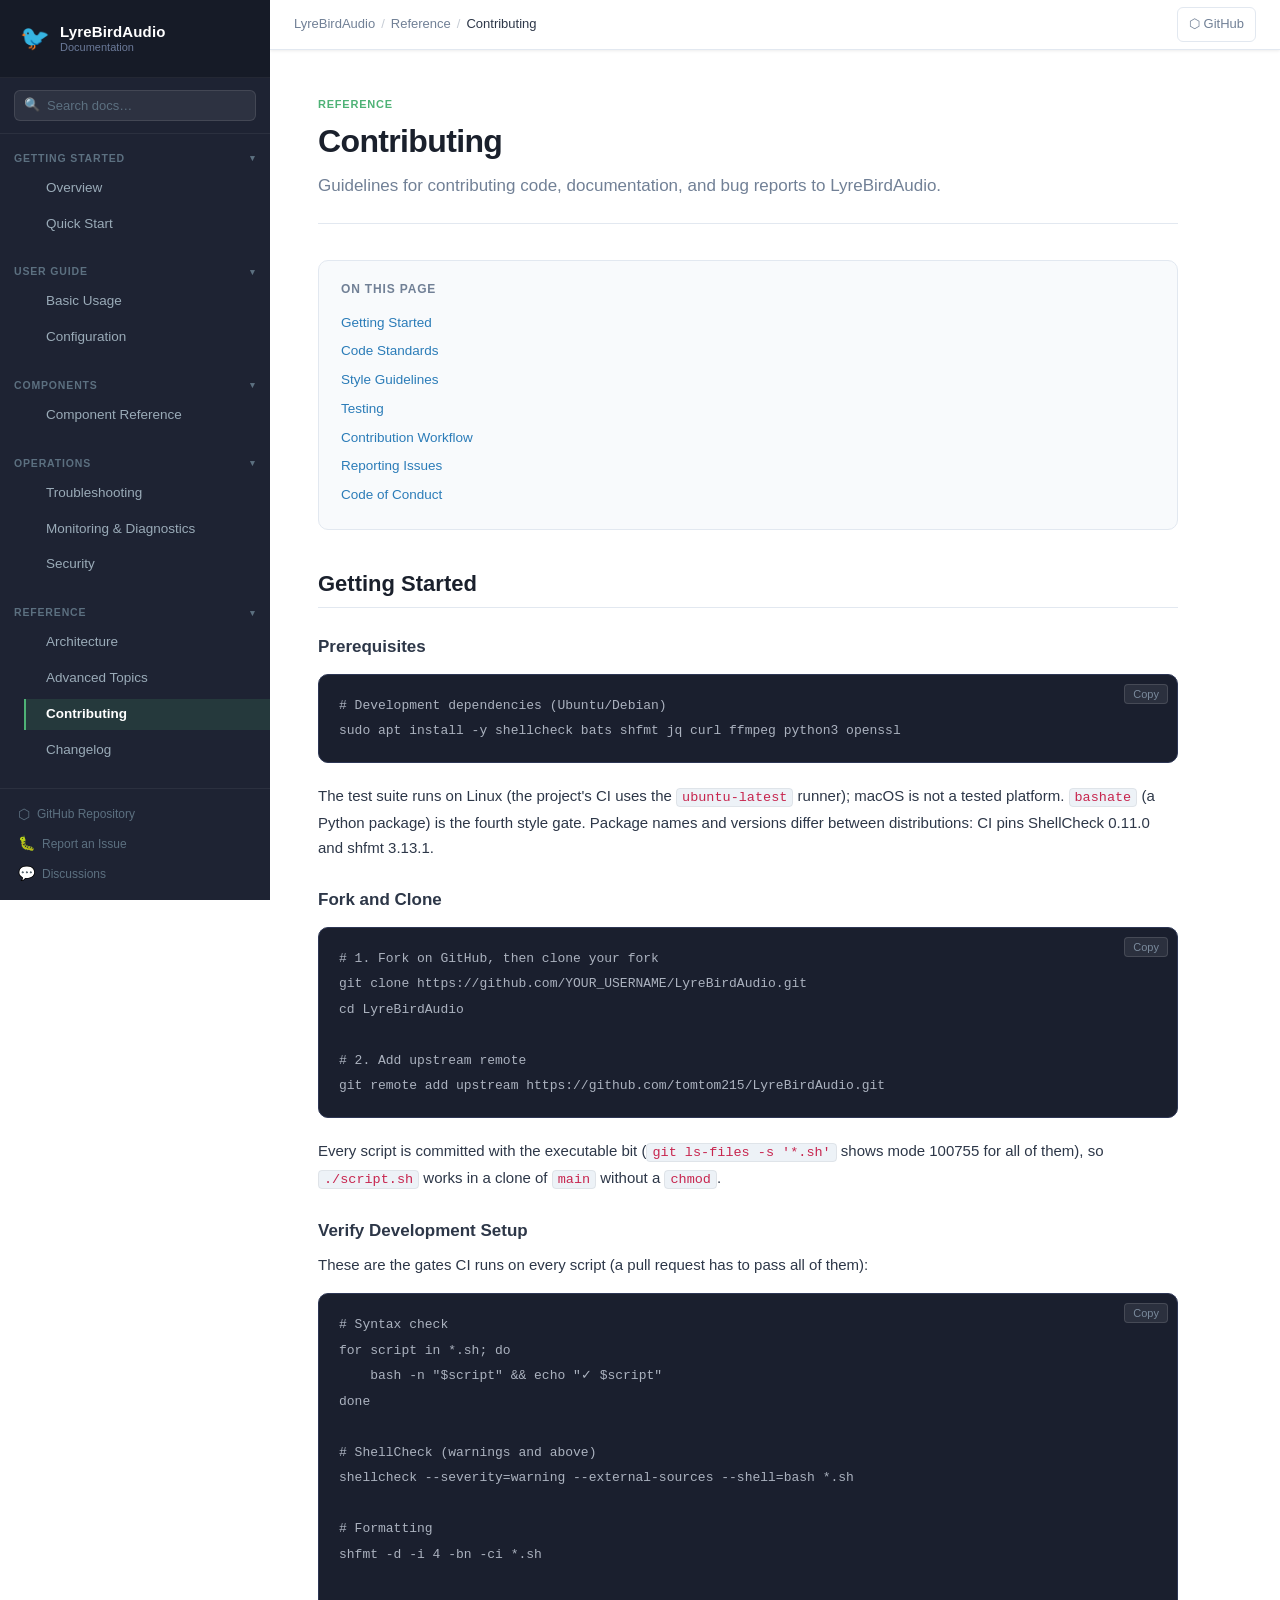
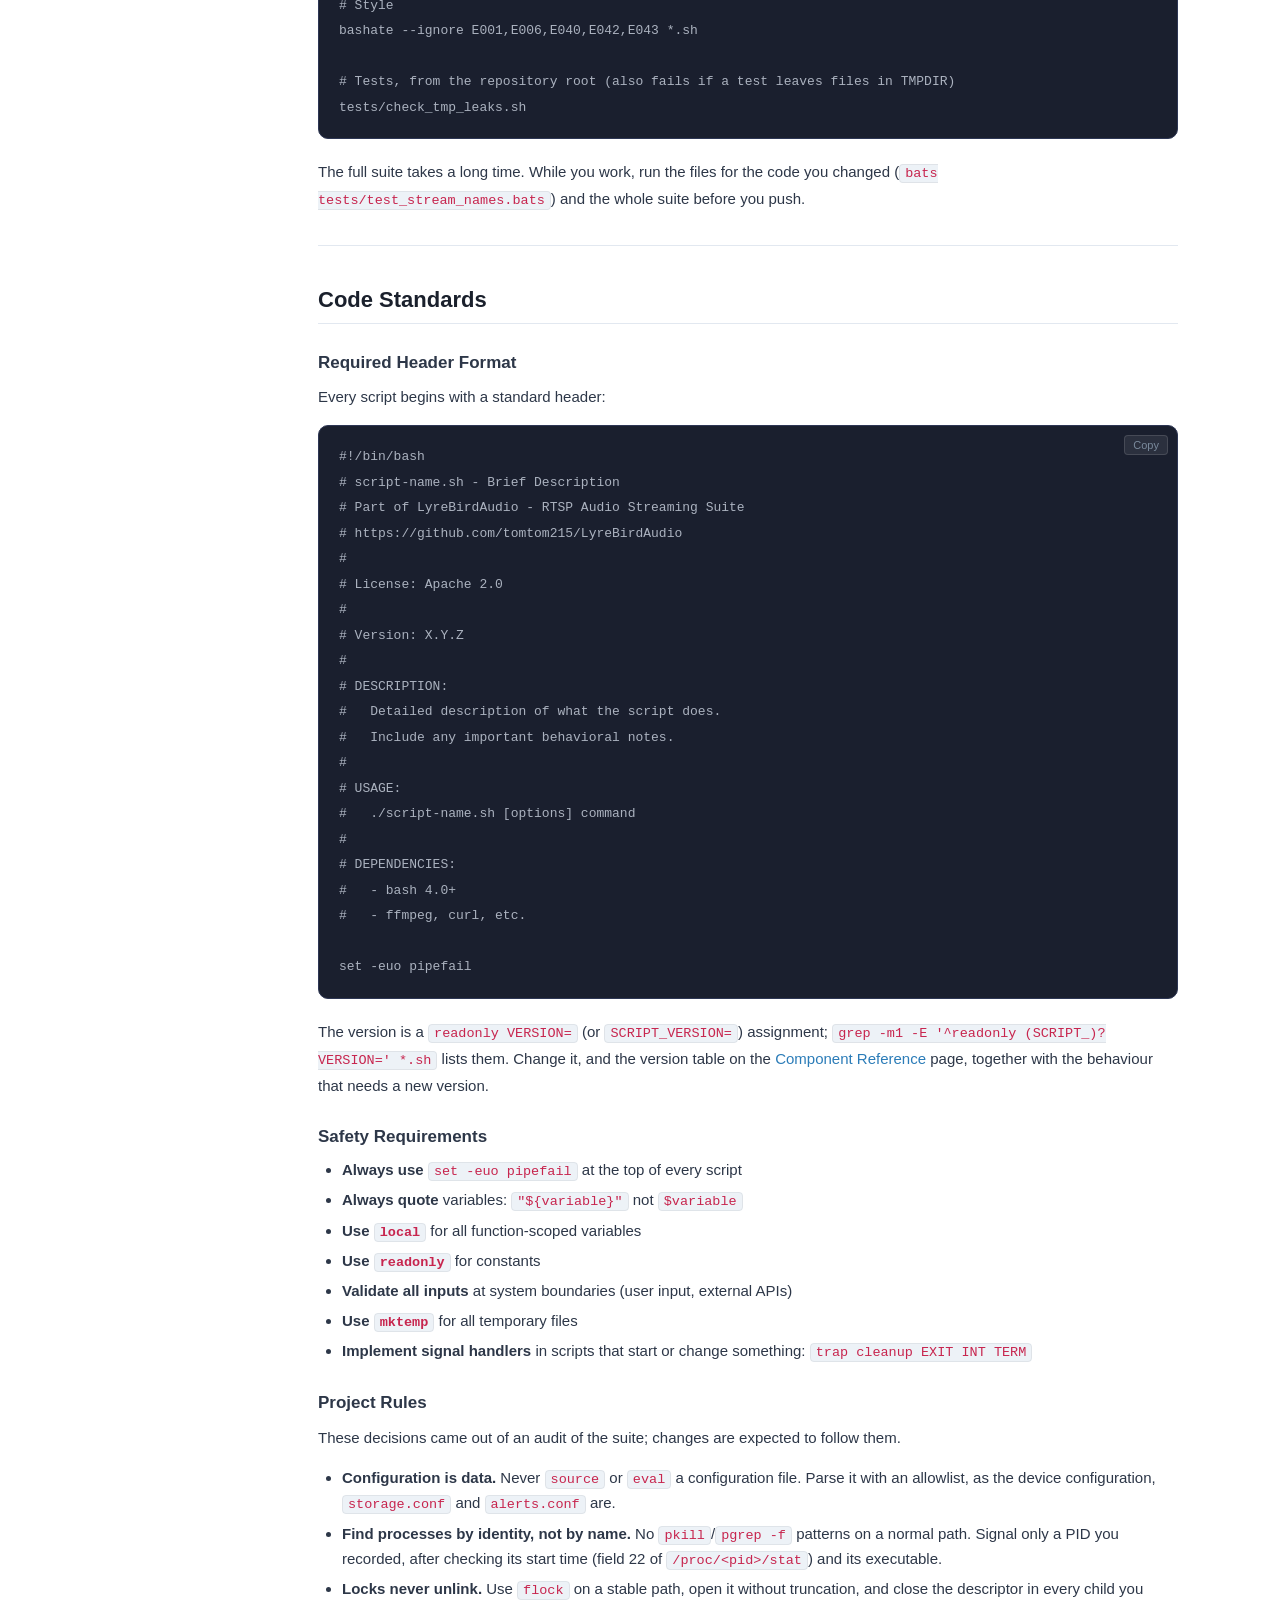
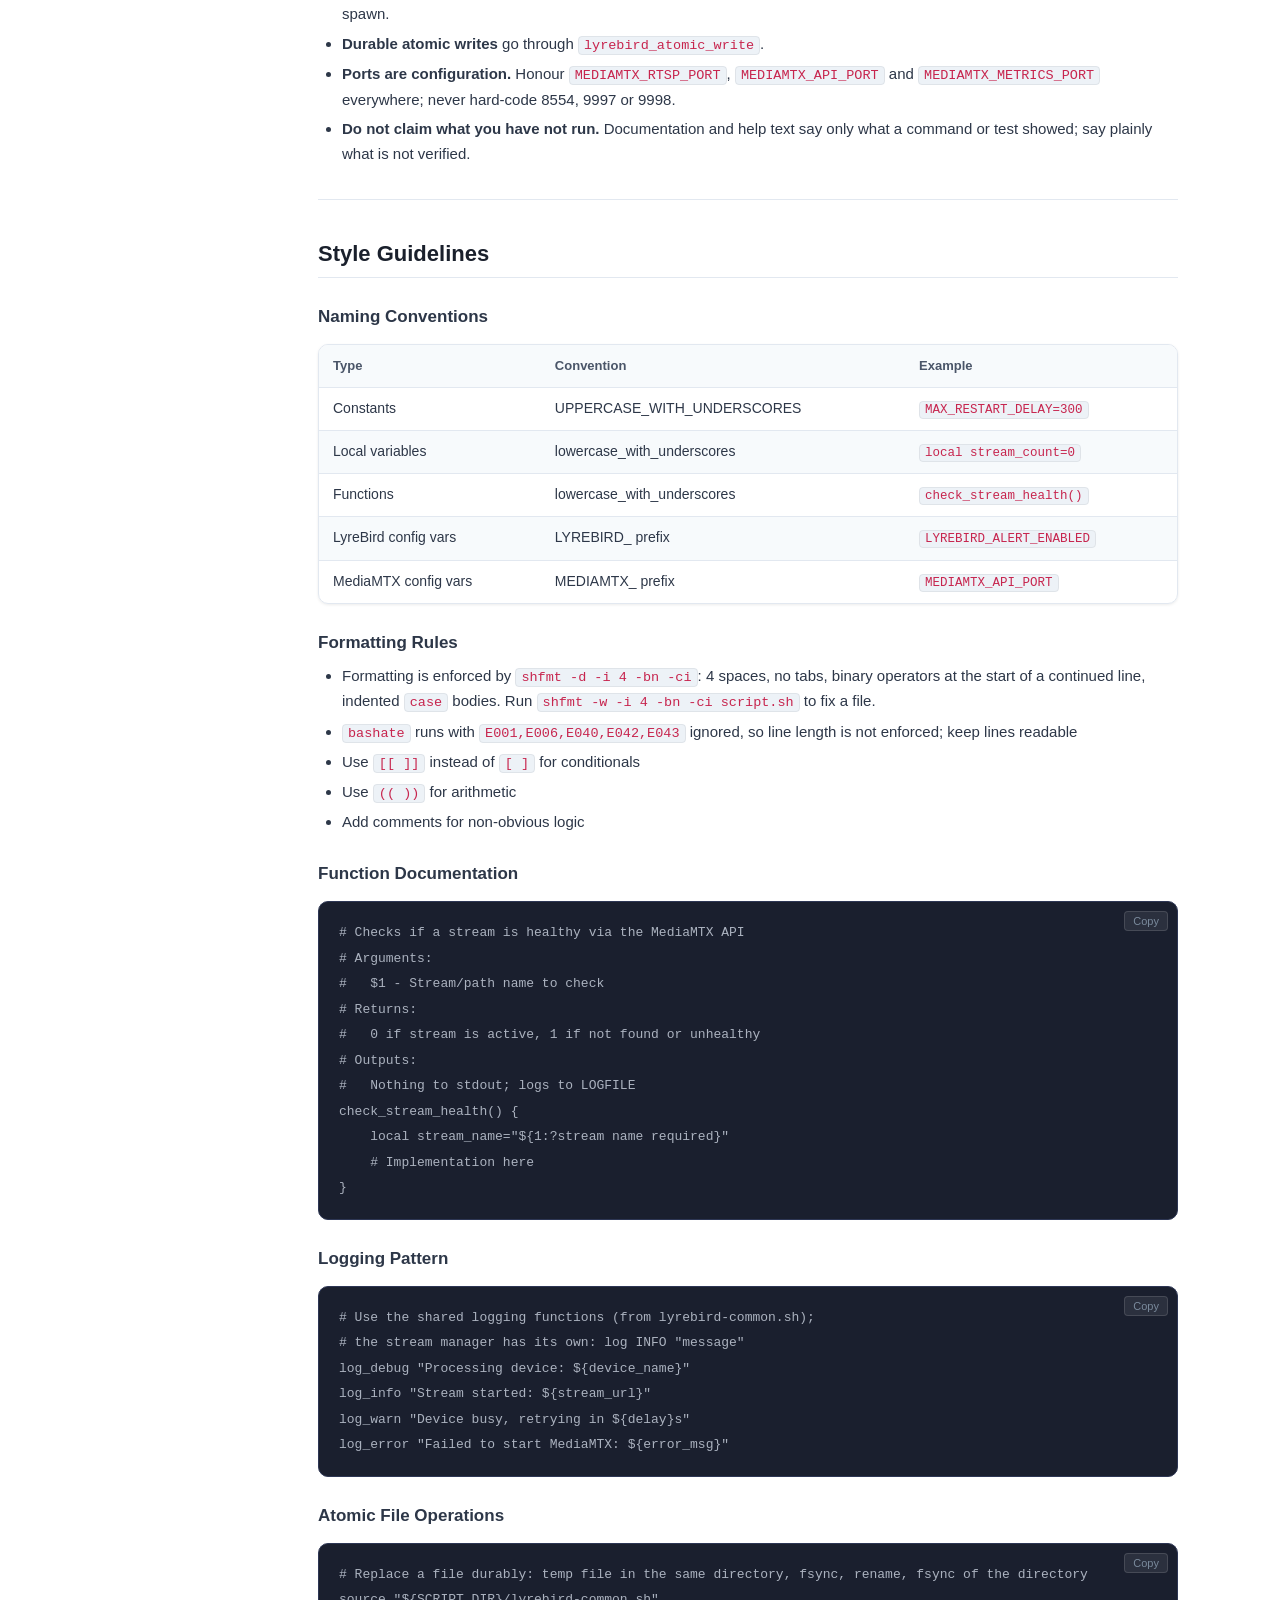
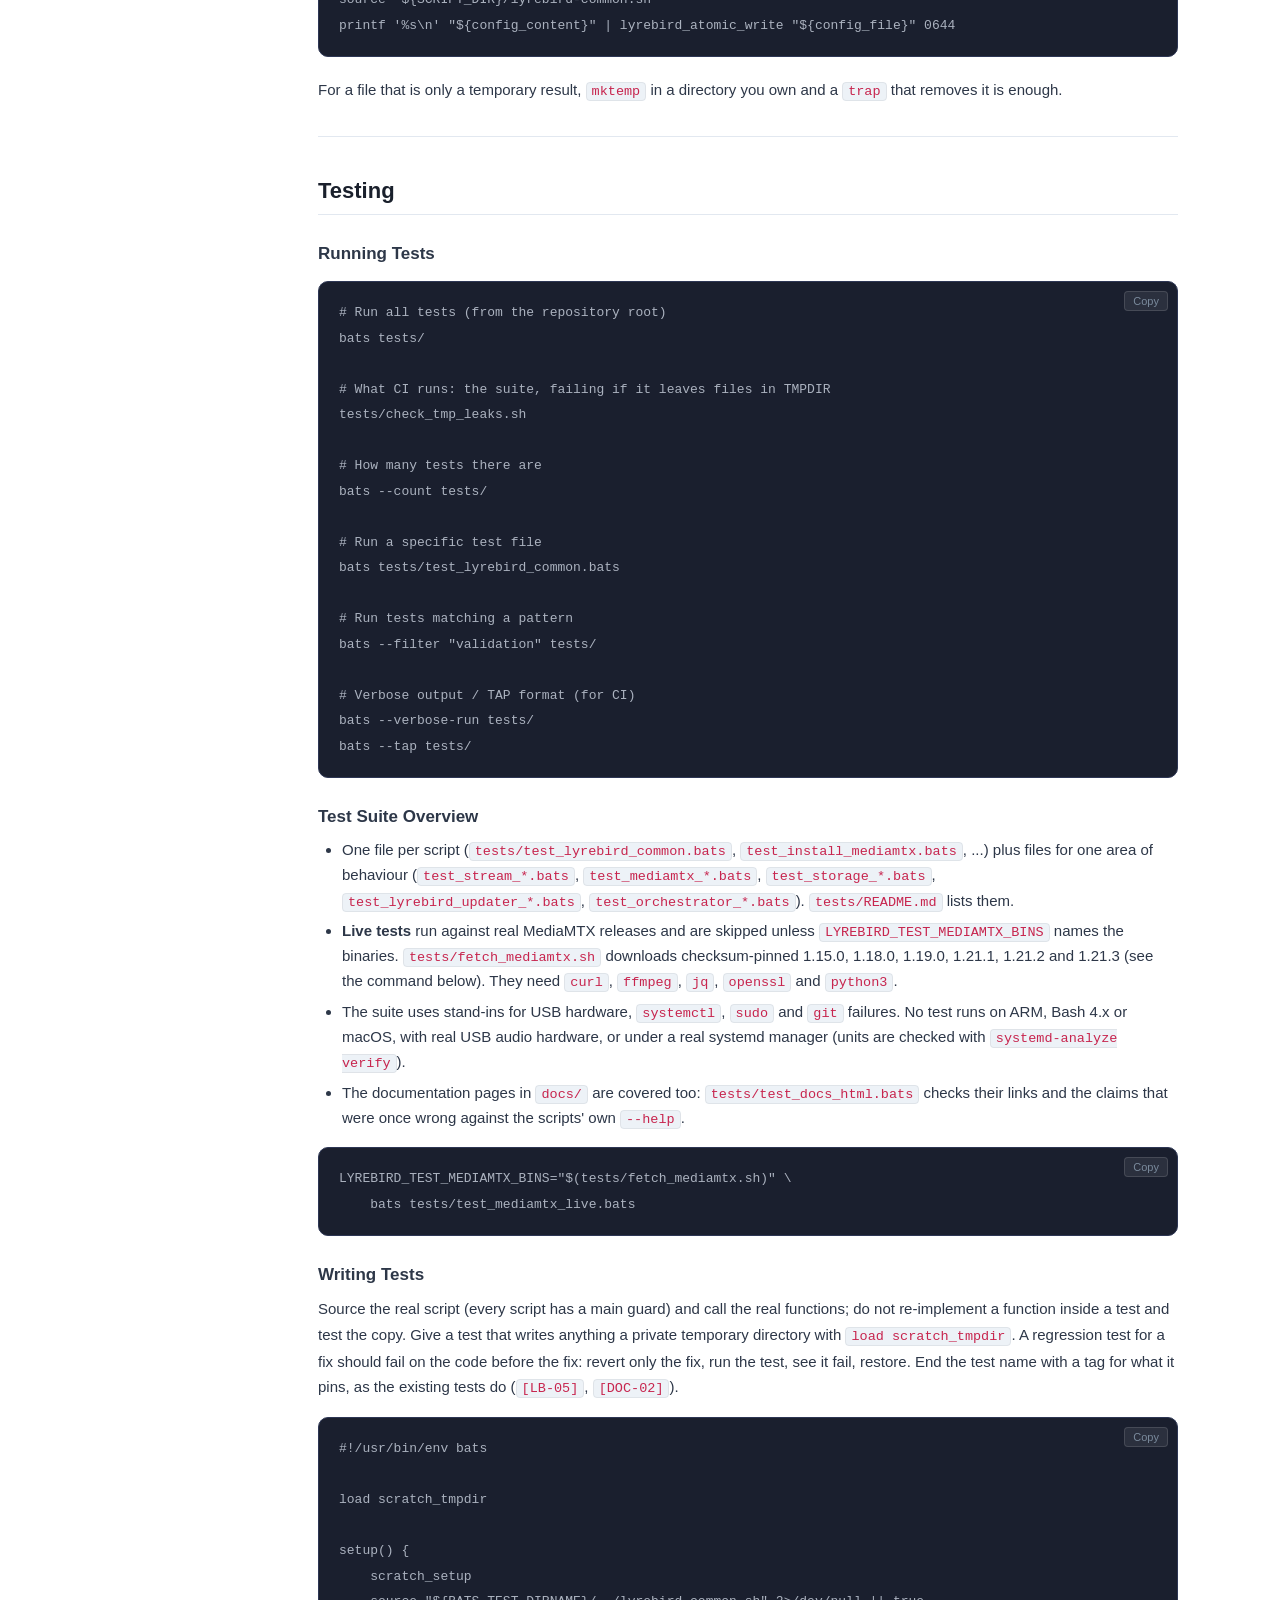
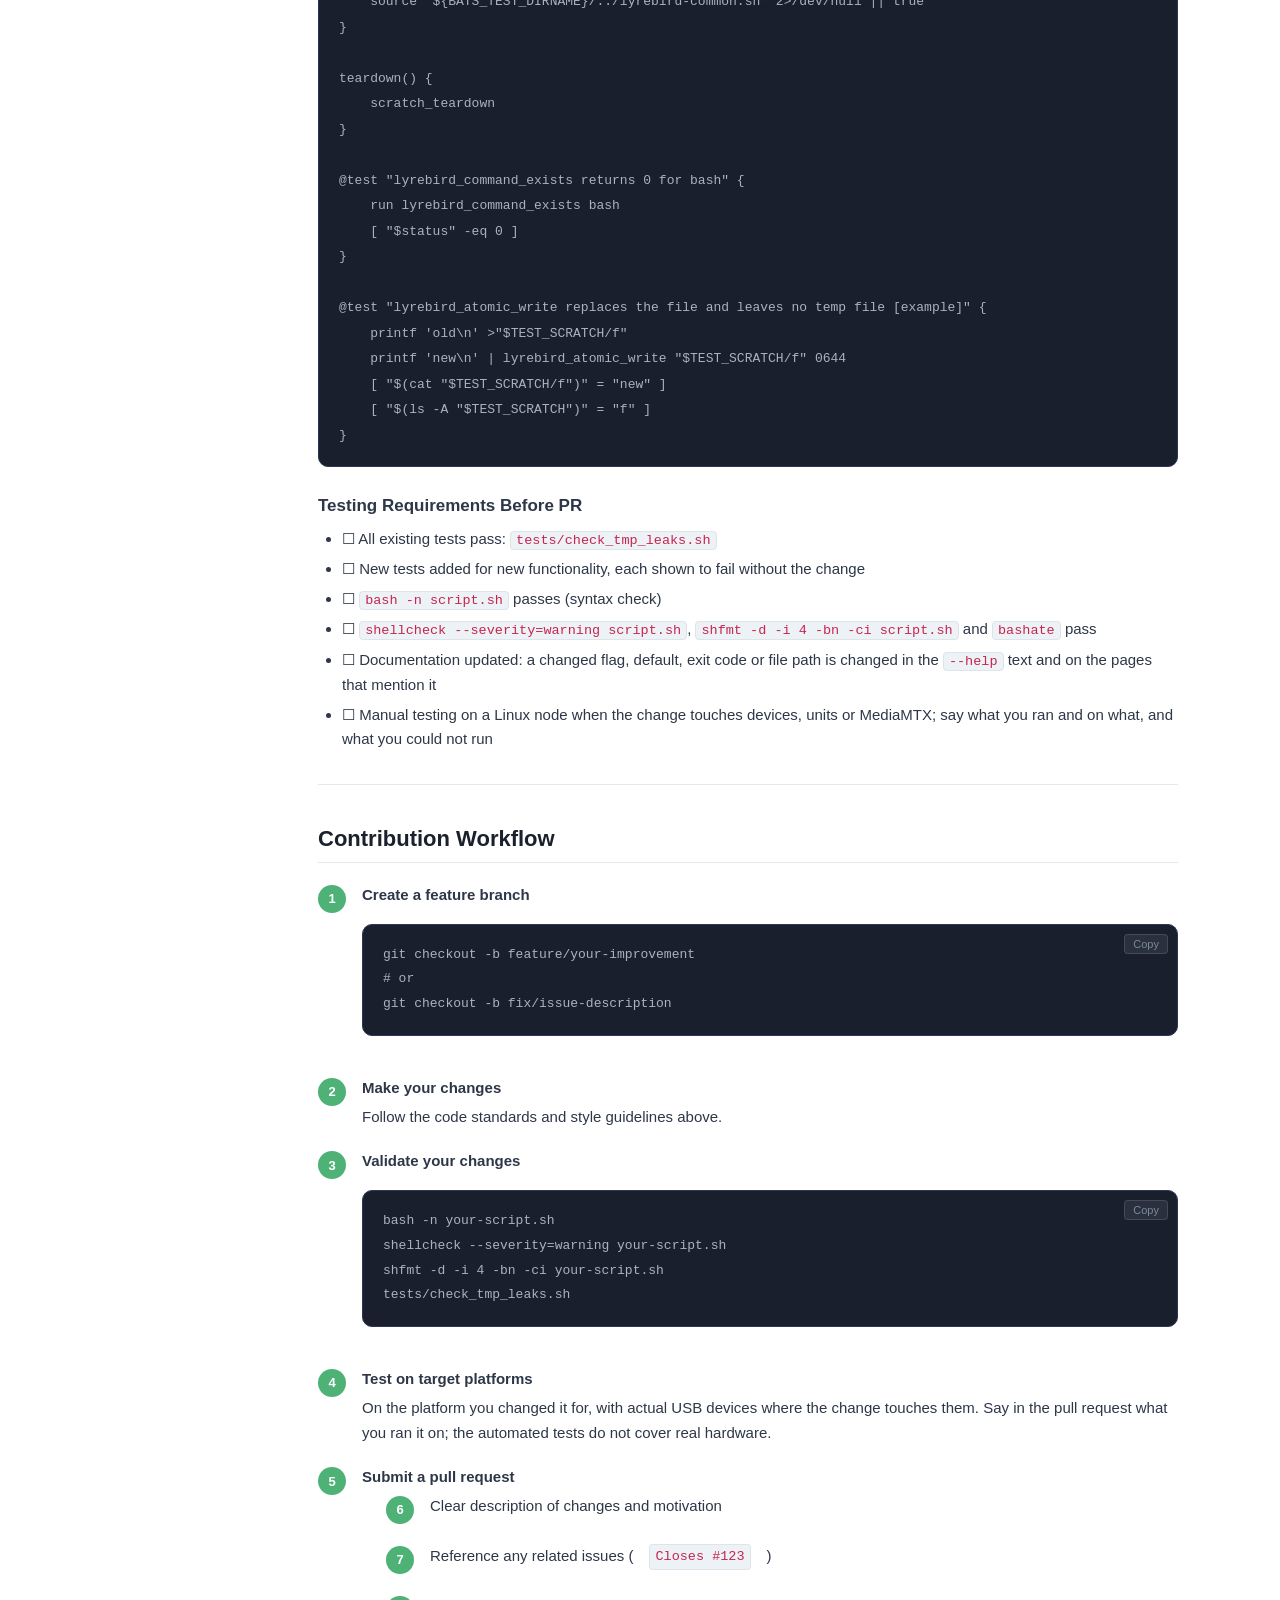
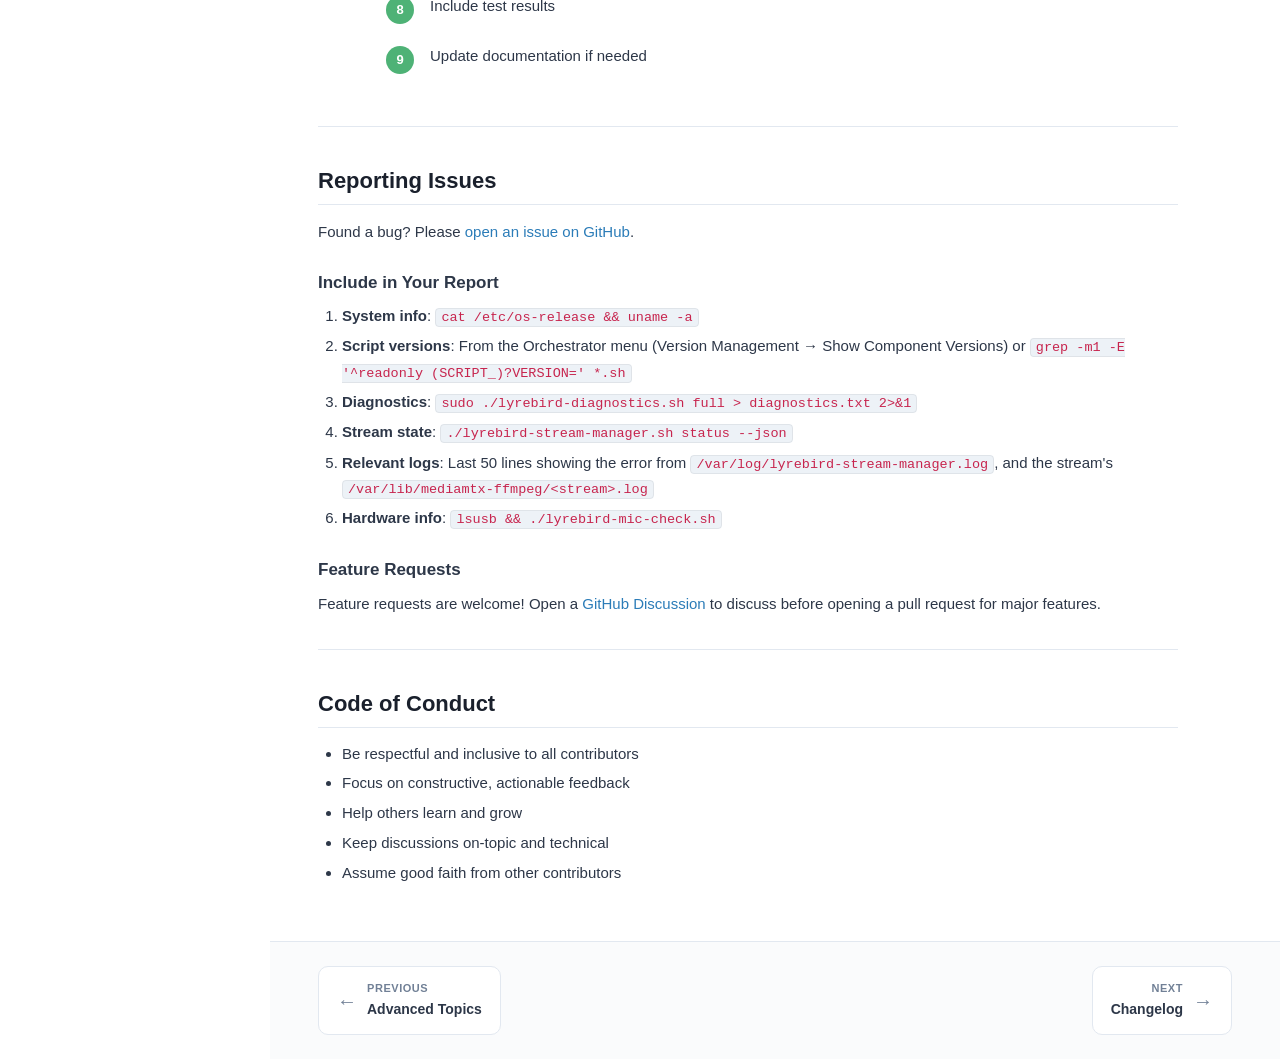
<file: docs/contributing.html>
<!DOCTYPE html>
<html lang="en">
<head>
  <meta charset="UTF-8">
  <meta name="viewport" content="width=device-width, initial-scale=1.0">
  <title>Contributing - LyreBirdAudio Docs</title>
  <meta name="description" content="How to contribute to LyreBirdAudio: code standards, testing, and the PR workflow.">
  <link rel="stylesheet" href="css/style.css">
</head>
<body>

<div id="sidebar-overlay" class="sidebar-overlay"></div>
<aside id="sidebar" class="sidebar"></aside>

<div class="content-wrapper">
  <header id="topbar" class="topbar"></header>

  <main class="content">
    <div class="page-header">
      <span class="page-label">Reference</span>
      <h1 class="page-title">Contributing</h1>
      <p class="page-subtitle">Guidelines for contributing code, documentation, and bug reports to LyreBirdAudio.</p>
    </div>

    <div class="toc">
      <div class="toc-title">On this page</div>
      <ul class="toc-list">
        <li><a href="#getting-started">Getting Started</a></li>
        <li><a href="#code-standards">Code Standards</a></li>
        <li><a href="#style">Style Guidelines</a></li>
        <li><a href="#testing">Testing</a></li>
        <li><a href="#workflow">Contribution Workflow</a></li>
        <li><a href="#issues">Reporting Issues</a></li>
        <li><a href="#conduct">Code of Conduct</a></li>
      </ul>
    </div>

    <h2 id="getting-started">Getting Started</h2>

    <h3>Prerequisites</h3>
    <pre><code># Development dependencies (Ubuntu/Debian)
sudo apt install -y shellcheck bats shfmt jq curl ffmpeg python3 openssl</code></pre>
    <p>
      The test suite runs on Linux (the project's CI uses the <code>ubuntu-latest</code> runner); macOS is not a tested platform.
      <code>bashate</code> (a Python package) is the fourth style gate. Package names and versions differ between distributions: CI pins ShellCheck 0.11.0 and shfmt 3.13.1.
    </p>

    <h3>Fork and Clone</h3>
    <pre><code># 1. Fork on GitHub, then clone your fork
git clone https://github.com/YOUR_USERNAME/LyreBirdAudio.git
cd LyreBirdAudio

# 2. Add upstream remote
git remote add upstream https://github.com/tomtom215/LyreBirdAudio.git</code></pre>
    <p>Every script is committed with the executable bit (<code>git ls-files -s '*.sh'</code> shows mode 100755 for all of them), so <code>./script.sh</code> works in a clone of <code>main</code> without a <code>chmod</code>.</p>

    <h3>Verify Development Setup</h3>
    <p>These are the gates CI runs on every script (a pull request has to pass all of them):</p>
    <pre><code># Syntax check
for script in *.sh; do
    bash -n "$script" &amp;&amp; echo "✓ $script"
done

# ShellCheck (warnings and above)
shellcheck --severity=warning --external-sources --shell=bash *.sh

# Formatting
shfmt -d -i 4 -bn -ci *.sh

# Style
bashate --ignore E001,E006,E040,E042,E043 *.sh

# Tests, from the repository root (also fails if a test leaves files in TMPDIR)
tests/check_tmp_leaks.sh</code></pre>
    <p>The full suite takes a long time. While you work, run the files for the code you changed (<code>bats tests/test_stream_names.bats</code>) and the whole suite before you push.</p>

    <hr>
    <h2 id="code-standards">Code Standards</h2>

    <h3>Required Header Format</h3>
    <p>Every script begins with a standard header:</p>
    <pre><code>#!/bin/bash
# script-name.sh - Brief Description
# Part of LyreBirdAudio - RTSP Audio Streaming Suite
# https://github.com/tomtom215/LyreBirdAudio
#
# License: Apache 2.0
#
# Version: X.Y.Z
#
# DESCRIPTION:
#   Detailed description of what the script does.
#   Include any important behavioral notes.
#
# USAGE:
#   ./script-name.sh [options] command
#
# DEPENDENCIES:
#   - bash 4.0+
#   - ffmpeg, curl, etc.

set -euo pipefail</code></pre>
    <p>The version is a <code>readonly VERSION=</code> (or <code>SCRIPT_VERSION=</code>) assignment; <code>grep -m1 -E '^readonly (SCRIPT_)?VERSION=' *.sh</code> lists them. Change it, and the version table on the <a href="components.html#overview">Component Reference</a> page, together with the behaviour that needs a new version.</p>

    <h3>Safety Requirements</h3>
    <ul>
      <li><strong>Always use</strong> <code>set -euo pipefail</code> at the top of every script</li>
      <li><strong>Always quote</strong> variables: <code>"${variable}"</code> not <code>$variable</code></li>
      <li><strong>Use <code>local</code></strong> for all function-scoped variables</li>
      <li><strong>Use <code>readonly</code></strong> for constants</li>
      <li><strong>Validate all inputs</strong> at system boundaries (user input, external APIs)</li>
      <li><strong>Use <code>mktemp</code></strong> for all temporary files</li>
      <li><strong>Implement signal handlers</strong> in scripts that start or change something: <code>trap cleanup EXIT INT TERM</code></li>
    </ul>

    <h3>Project Rules</h3>
    <p>These decisions came out of an audit of the suite; changes are expected to follow them.</p>
    <ul>
      <li><strong>Configuration is data.</strong> Never <code>source</code> or <code>eval</code> a configuration file. Parse it with an allowlist, as the device configuration, <code>storage.conf</code> and <code>alerts.conf</code> are.</li>
      <li><strong>Find processes by identity, not by name.</strong> No <code>pkill</code>/<code>pgrep -f</code> patterns on a normal path. Signal only a PID you recorded, after checking its start time (field 22 of <code>/proc/&lt;pid&gt;/stat</code>) and its executable.</li>
      <li><strong>Locks never unlink.</strong> Use <code>flock</code> on a stable path, open it without truncation, and close the descriptor in every child you spawn.</li>
      <li><strong>Durable atomic writes</strong> go through <code>lyrebird_atomic_write</code>.</li>
      <li><strong>Ports are configuration.</strong> Honour <code>MEDIAMTX_RTSP_PORT</code>, <code>MEDIAMTX_API_PORT</code> and <code>MEDIAMTX_METRICS_PORT</code> everywhere; never hard-code 8554, 9997 or 9998.</li>
      <li><strong>Do not claim what you have not run.</strong> Documentation and help text say only what a command or test showed; say plainly what is not verified.</li>
    </ul>

    <hr>
    <h2 id="style">Style Guidelines</h2>

    <h3>Naming Conventions</h3>
    <div class="table-wrapper">
      <table>
        <thead><tr><th>Type</th><th>Convention</th><th>Example</th></tr></thead>
        <tbody>
          <tr><td>Constants</td><td>UPPERCASE_WITH_UNDERSCORES</td><td><code>MAX_RESTART_DELAY=300</code></td></tr>
          <tr><td>Local variables</td><td>lowercase_with_underscores</td><td><code>local stream_count=0</code></td></tr>
          <tr><td>Functions</td><td>lowercase_with_underscores</td><td><code>check_stream_health()</code></td></tr>
          <tr><td>LyreBird config vars</td><td>LYREBIRD_ prefix</td><td><code>LYREBIRD_ALERT_ENABLED</code></td></tr>
          <tr><td>MediaMTX config vars</td><td>MEDIAMTX_ prefix</td><td><code>MEDIAMTX_API_PORT</code></td></tr>
        </tbody>
      </table>
    </div>

    <h3>Formatting Rules</h3>
    <ul>
      <li>Formatting is enforced by <code>shfmt -d -i 4 -bn -ci</code>: 4 spaces, no tabs, binary operators at the start of a continued line, indented <code>case</code> bodies. Run <code>shfmt -w -i 4 -bn -ci script.sh</code> to fix a file.</li>
      <li><code>bashate</code> runs with <code>E001,E006,E040,E042,E043</code> ignored, so line length is not enforced; keep lines readable</li>
      <li>Use <code>[[ ]]</code> instead of <code>[ ]</code> for conditionals</li>
      <li>Use <code>(( ))</code> for arithmetic</li>
      <li>Add comments for non-obvious logic</li>
    </ul>

    <h3>Function Documentation</h3>
    <pre><code># Checks if a stream is healthy via the MediaMTX API
# Arguments:
#   $1 - Stream/path name to check
# Returns:
#   0 if stream is active, 1 if not found or unhealthy
# Outputs:
#   Nothing to stdout; logs to LOGFILE
check_stream_health() {
    local stream_name="${1:?stream name required}"
    # Implementation here
}</code></pre>

    <h3>Logging Pattern</h3>
    <pre><code># Use the shared logging functions (from lyrebird-common.sh);
# the stream manager has its own: log INFO "message"
log_debug "Processing device: ${device_name}"
log_info "Stream started: ${stream_url}"
log_warn "Device busy, retrying in ${delay}s"
log_error "Failed to start MediaMTX: ${error_msg}"</code></pre>

    <h3>Atomic File Operations</h3>
    <pre><code># Replace a file durably: temp file in the same directory, fsync, rename, fsync of the directory
source "${SCRIPT_DIR}/lyrebird-common.sh"
printf '%s\n' "${config_content}" | lyrebird_atomic_write "${config_file}" 0644</code></pre>
    <p>For a file that is only a temporary result, <code>mktemp</code> in a directory you own and a <code>trap</code> that removes it is enough.</p>

    <hr>
    <h2 id="testing">Testing</h2>

    <h3>Running Tests</h3>
    <pre><code># Run all tests (from the repository root)
bats tests/

# What CI runs: the suite, failing if it leaves files in TMPDIR
tests/check_tmp_leaks.sh

# How many tests there are
bats --count tests/

# Run a specific test file
bats tests/test_lyrebird_common.bats

# Run tests matching a pattern
bats --filter "validation" tests/

# Verbose output / TAP format (for CI)
bats --verbose-run tests/
bats --tap tests/</code></pre>

    <h3>Test Suite Overview</h3>
    <ul>
      <li>One file per script (<code>tests/test_lyrebird_common.bats</code>, <code>test_install_mediamtx.bats</code>, ...) plus files for one area of behaviour (<code>test_stream_*.bats</code>, <code>test_mediamtx_*.bats</code>, <code>test_storage_*.bats</code>, <code>test_lyrebird_updater_*.bats</code>, <code>test_orchestrator_*.bats</code>). <code>tests/README.md</code> lists them.</li>
      <li><strong>Live tests</strong> run against real MediaMTX releases and are skipped unless <code>LYREBIRD_TEST_MEDIAMTX_BINS</code> names the binaries. <code>tests/fetch_mediamtx.sh</code> downloads checksum-pinned 1.15.0, 1.18.0, 1.19.0, 1.21.1, 1.21.2 and 1.21.3 (see the command below). They need <code>curl</code>, <code>ffmpeg</code>, <code>jq</code>, <code>openssl</code> and <code>python3</code>.</li>
      <li>The suite uses stand-ins for USB hardware, <code>systemctl</code>, <code>sudo</code> and <code>git</code> failures. No test runs on ARM, Bash 4.x or macOS, with real USB audio hardware, or under a real systemd manager (units are checked with <code>systemd-analyze verify</code>).</li>
      <li>The documentation pages in <code>docs/</code> are covered too: <code>tests/test_docs_html.bats</code> checks their links and the claims that were once wrong against the scripts' own <code>--help</code>.</li>
    </ul>
    <pre><code>LYREBIRD_TEST_MEDIAMTX_BINS="$(tests/fetch_mediamtx.sh)" \
    bats tests/test_mediamtx_live.bats</code></pre>

    <h3>Writing Tests</h3>
    <p>
      Source the real script (every script has a main guard) and call the real functions; do not re-implement a function inside a test and test the copy.
      Give a test that writes anything a private temporary directory with <code>load scratch_tmpdir</code>. A regression test for a fix should fail on the code
      before the fix: revert only the fix, run the test, see it fail, restore. End the test name with a tag for what it pins, as the existing tests do
      (<code>[LB-05]</code>, <code>[DOC-02]</code>).
    </p>
    <pre><code>#!/usr/bin/env bats

load scratch_tmpdir

setup() {
    scratch_setup
    source "${BATS_TEST_DIRNAME}/../lyrebird-common.sh" 2>/dev/null || true
}

teardown() {
    scratch_teardown
}

@test "lyrebird_command_exists returns 0 for bash" {
    run lyrebird_command_exists bash
    [ "$status" -eq 0 ]
}

@test "lyrebird_atomic_write replaces the file and leaves no temp file [example]" {
    printf 'old\n' >"$TEST_SCRATCH/f"
    printf 'new\n' | lyrebird_atomic_write "$TEST_SCRATCH/f" 0644
    [ "$(cat "$TEST_SCRATCH/f")" = "new" ]
    [ "$(ls -A "$TEST_SCRATCH")" = "f" ]
}</code></pre>

    <h3>Testing Requirements Before PR</h3>
    <ul>
      <li>☐ All existing tests pass: <code>tests/check_tmp_leaks.sh</code></li>
      <li>☐ New tests added for new functionality, each shown to fail without the change</li>
      <li>☐ <code>bash -n script.sh</code> passes (syntax check)</li>
      <li>☐ <code>shellcheck --severity=warning script.sh</code>, <code>shfmt -d -i 4 -bn -ci script.sh</code> and <code>bashate</code> pass</li>
      <li>☐ Documentation updated: a changed flag, default, exit code or file path is changed in the <code>--help</code> text and on the pages that mention it</li>
      <li>☐ Manual testing on a Linux node when the change touches devices, units or MediaMTX; say what you ran and on what, and what you could not run</li>
    </ul>

    <hr>
    <h2 id="workflow">Contribution Workflow</h2>
    <ol class="steps">
      <li>
        <div>
          <strong>Create a feature branch</strong>
          <pre><code>git checkout -b feature/your-improvement
# or
git checkout -b fix/issue-description</code></pre>
        </div>
      </li>
      <li>
        <div>
          <strong>Make your changes</strong>
          <p>Follow the code standards and style guidelines above.</p>
        </div>
      </li>
      <li>
        <div>
          <strong>Validate your changes</strong>
          <pre><code>bash -n your-script.sh
shellcheck --severity=warning your-script.sh
shfmt -d -i 4 -bn -ci your-script.sh
tests/check_tmp_leaks.sh</code></pre>
        </div>
      </li>
      <li>
        <div>
          <strong>Test on target platforms</strong>
          <p>On the platform you changed it for, with actual USB devices where the change touches them. Say in the pull request what you ran it on; the automated tests do not cover real hardware.</p>
        </div>
      </li>
      <li>
        <div>
          <strong>Submit a pull request</strong>
          <ul>
            <li>Clear description of changes and motivation</li>
            <li>Reference any related issues (<code>Closes #123</code>)</li>
            <li>Include test results</li>
            <li>Update documentation if needed</li>
          </ul>
        </div>
      </li>
    </ol>

    <hr>
    <h2 id="issues">Reporting Issues</h2>
    <p>
      Found a bug? Please
      <a href="https://github.com/tomtom215/LyreBirdAudio/issues" target="_blank" rel="noopener">open an issue on GitHub</a>.
    </p>

    <h3>Include in Your Report</h3>
    <ol>
      <li><strong>System info</strong>: <code>cat /etc/os-release && uname -a</code></li>
      <li><strong>Script versions</strong>: From the Orchestrator menu (Version Management → Show Component Versions) or <code>grep -m1 -E '^readonly (SCRIPT_)?VERSION=' *.sh</code></li>
      <li><strong>Diagnostics</strong>: <code>sudo ./lyrebird-diagnostics.sh full > diagnostics.txt 2>&amp;1</code></li>
      <li><strong>Stream state</strong>: <code>./lyrebird-stream-manager.sh status --json</code></li>
      <li><strong>Relevant logs</strong>: Last 50 lines showing the error from <code>/var/log/lyrebird-stream-manager.log</code>, and the stream's <code>/var/lib/mediamtx-ffmpeg/&lt;stream&gt;.log</code></li>
      <li><strong>Hardware info</strong>: <code>lsusb && ./lyrebird-mic-check.sh</code></li>
    </ol>

    <h3>Feature Requests</h3>
    <p>
      Feature requests are welcome! Open a
      <a href="https://github.com/tomtom215/LyreBirdAudio/discussions" target="_blank" rel="noopener">GitHub Discussion</a>
      to discuss before opening a pull request for major features.
    </p>

    <hr>
    <h2 id="conduct">Code of Conduct</h2>
    <ul>
      <li>Be respectful and inclusive to all contributors</li>
      <li>Focus on constructive, actionable feedback</li>
      <li>Help others learn and grow</li>
      <li>Keep discussions on-topic and technical</li>
      <li>Assume good faith from other contributors</li>
    </ul>

  </main>
  <nav id="page-nav" class="page-nav"></nav>
</div>

<script src="js/nav.js"></script>
<script src="js/search.js"></script>
</body>
</html>
</file>
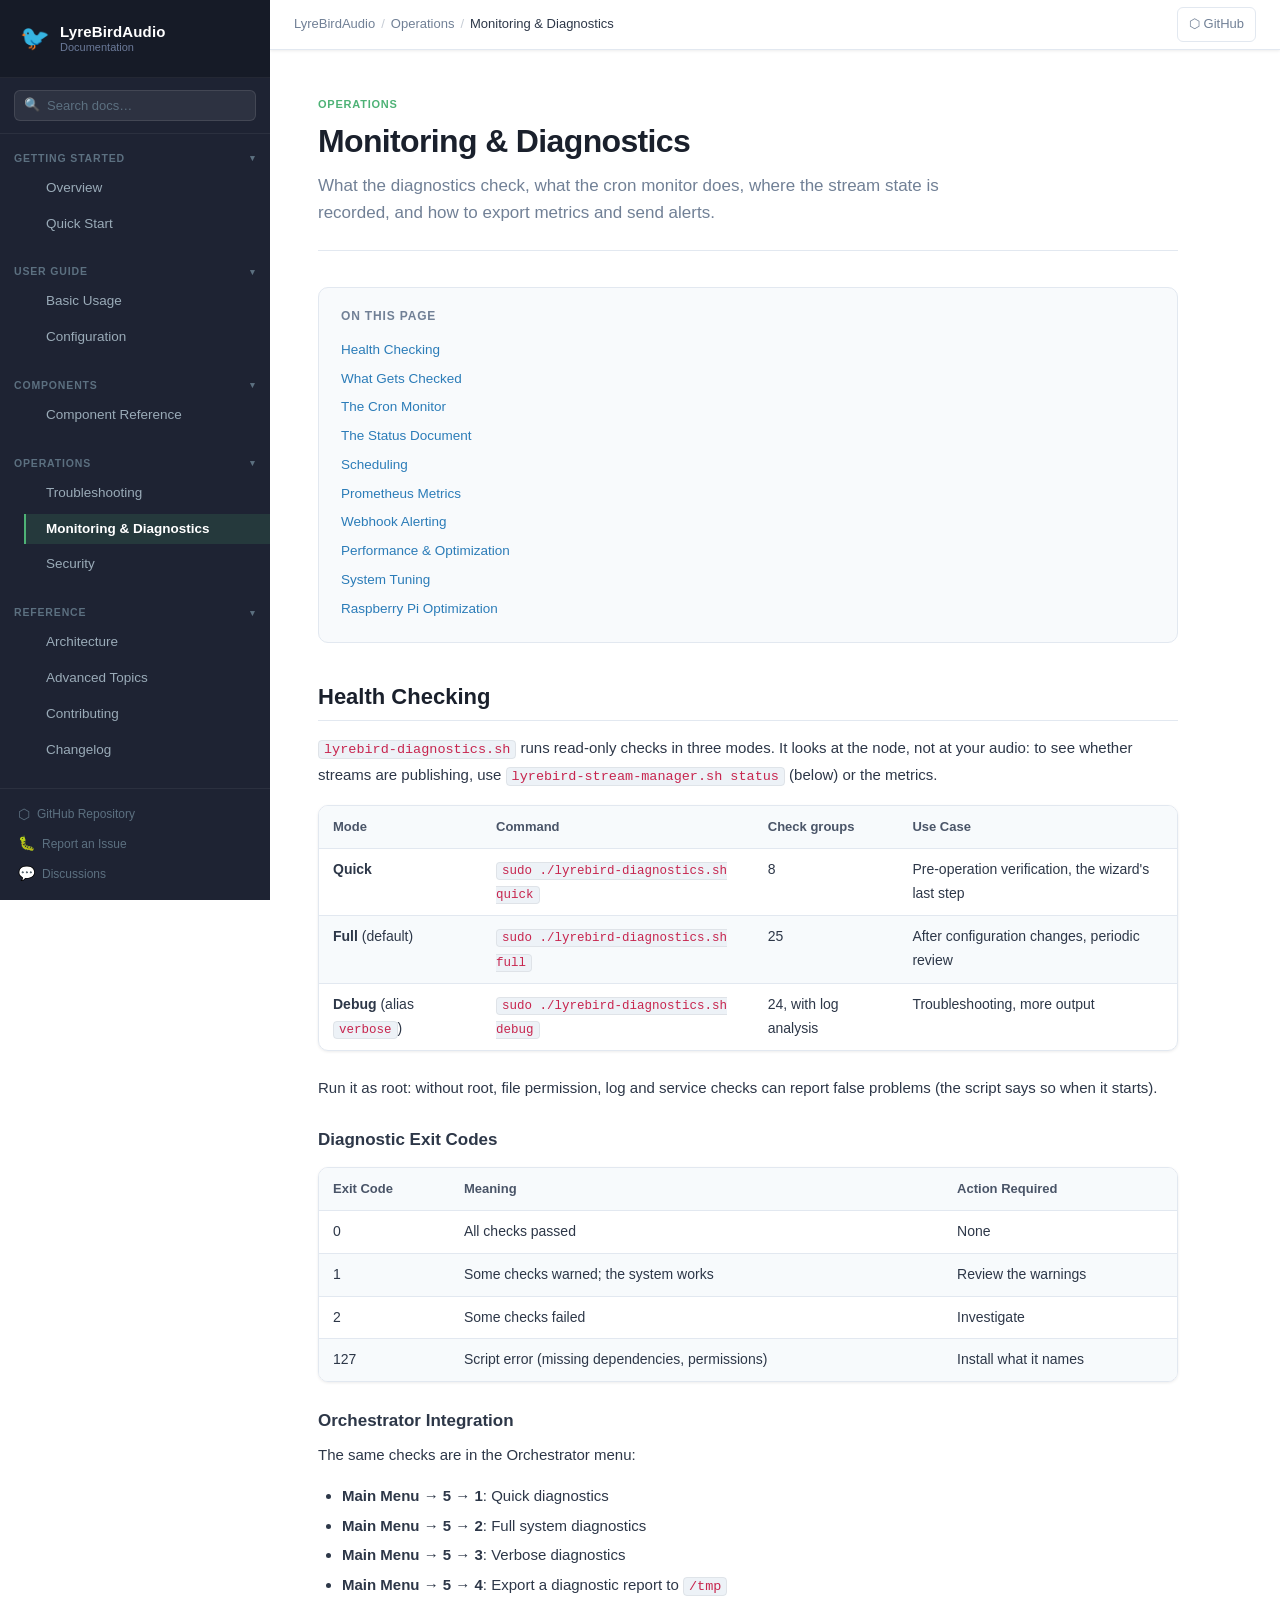
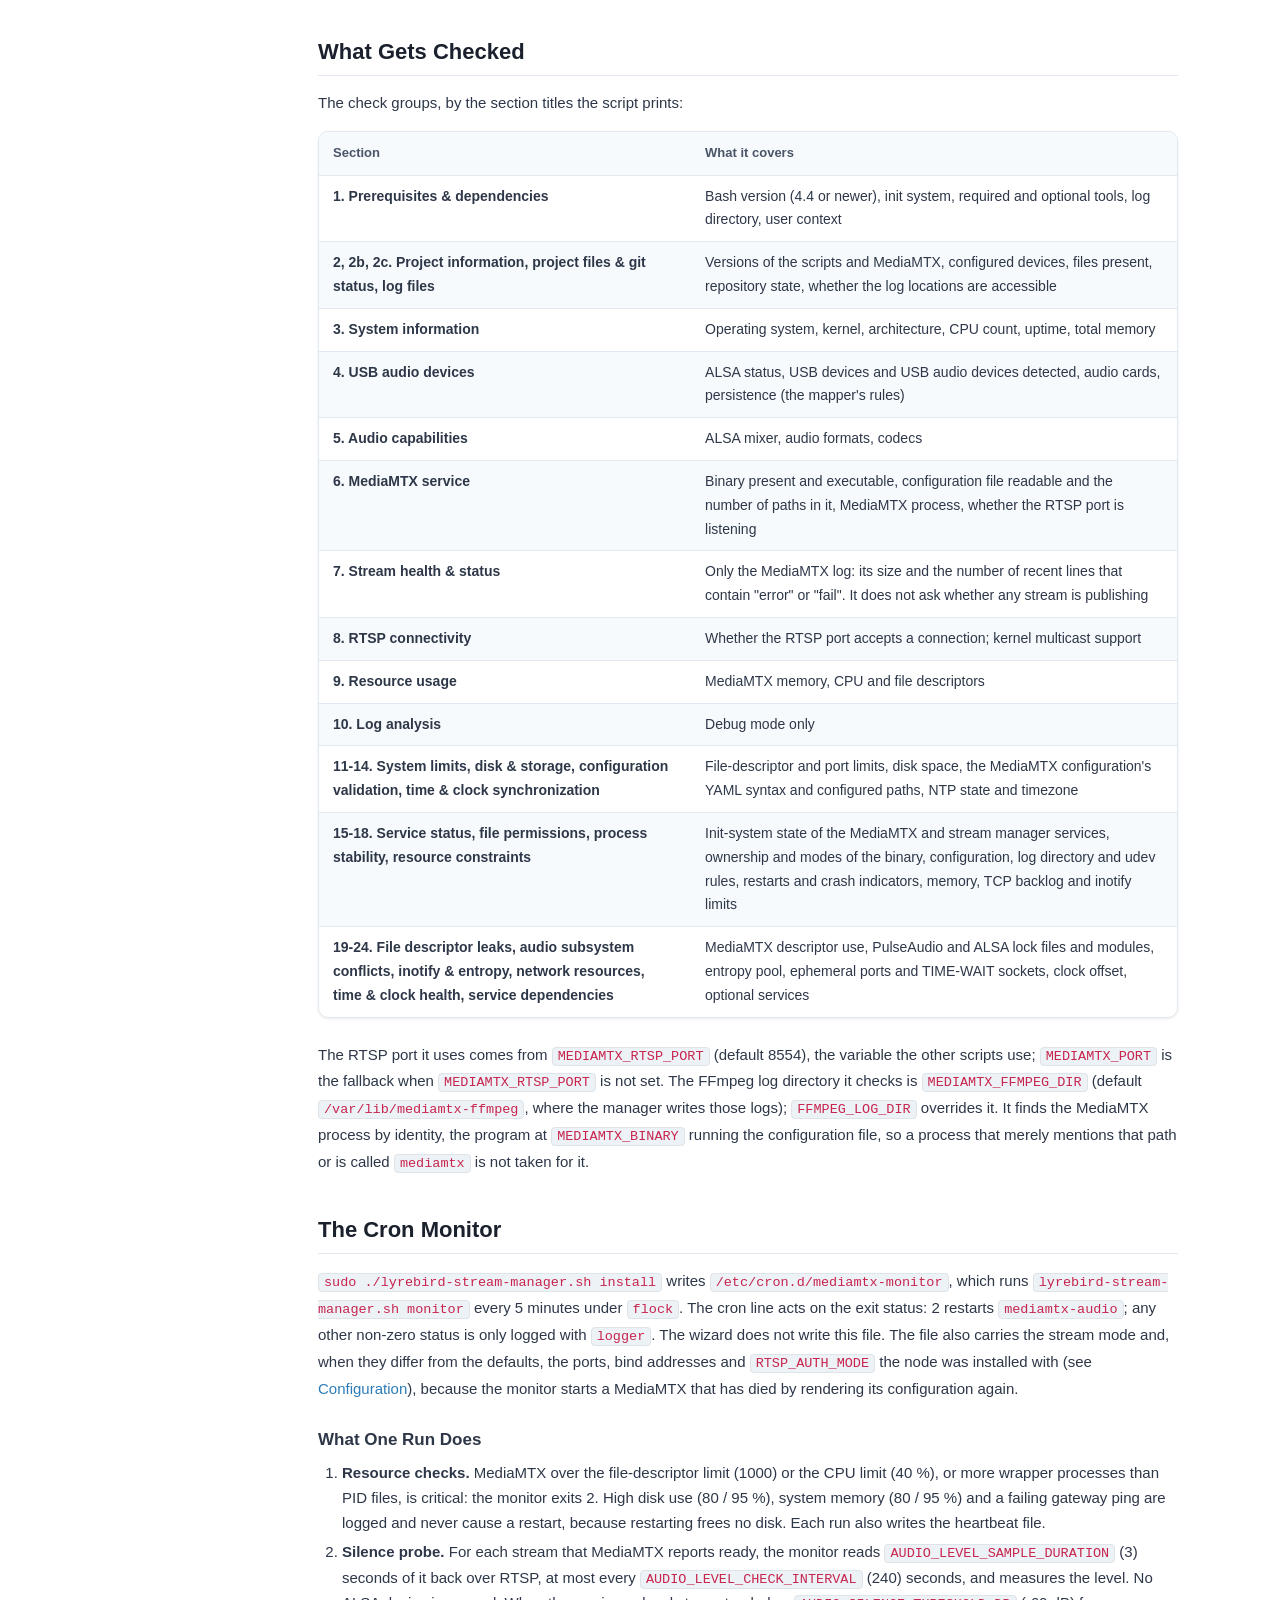
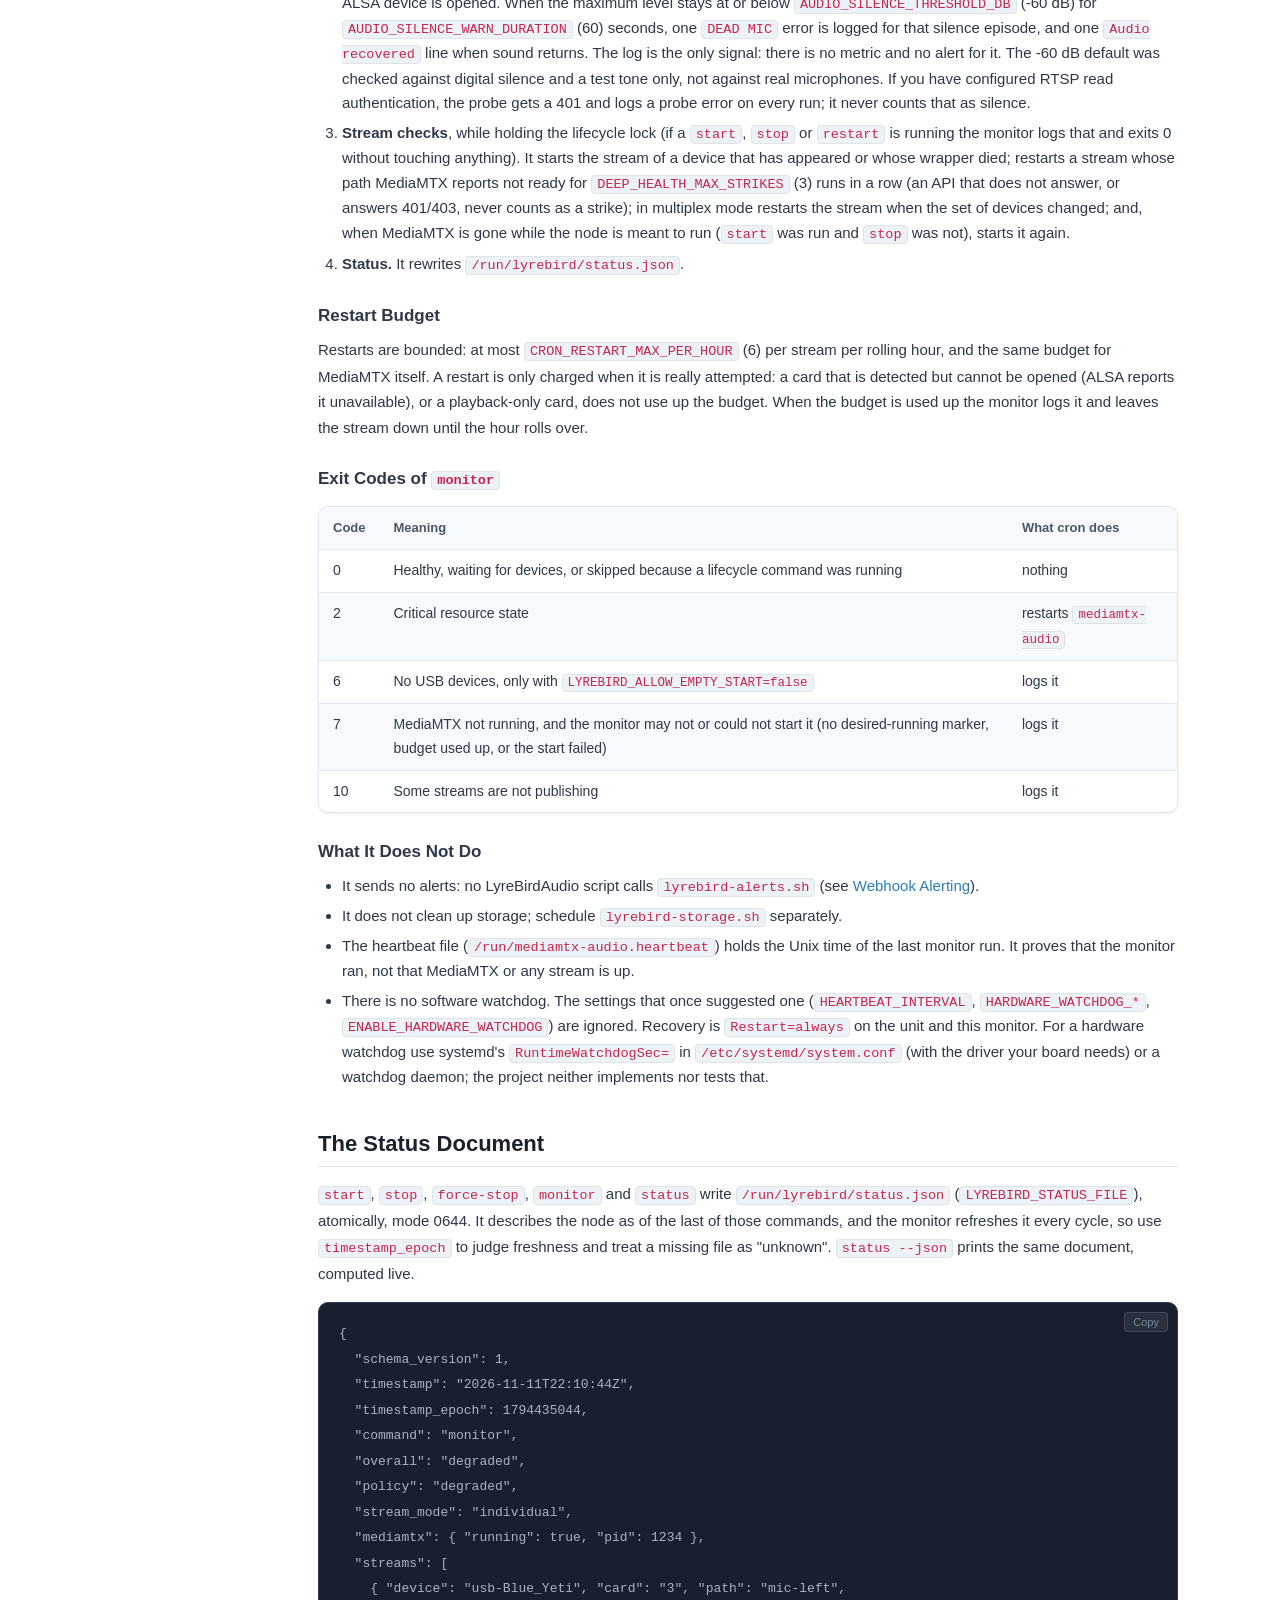
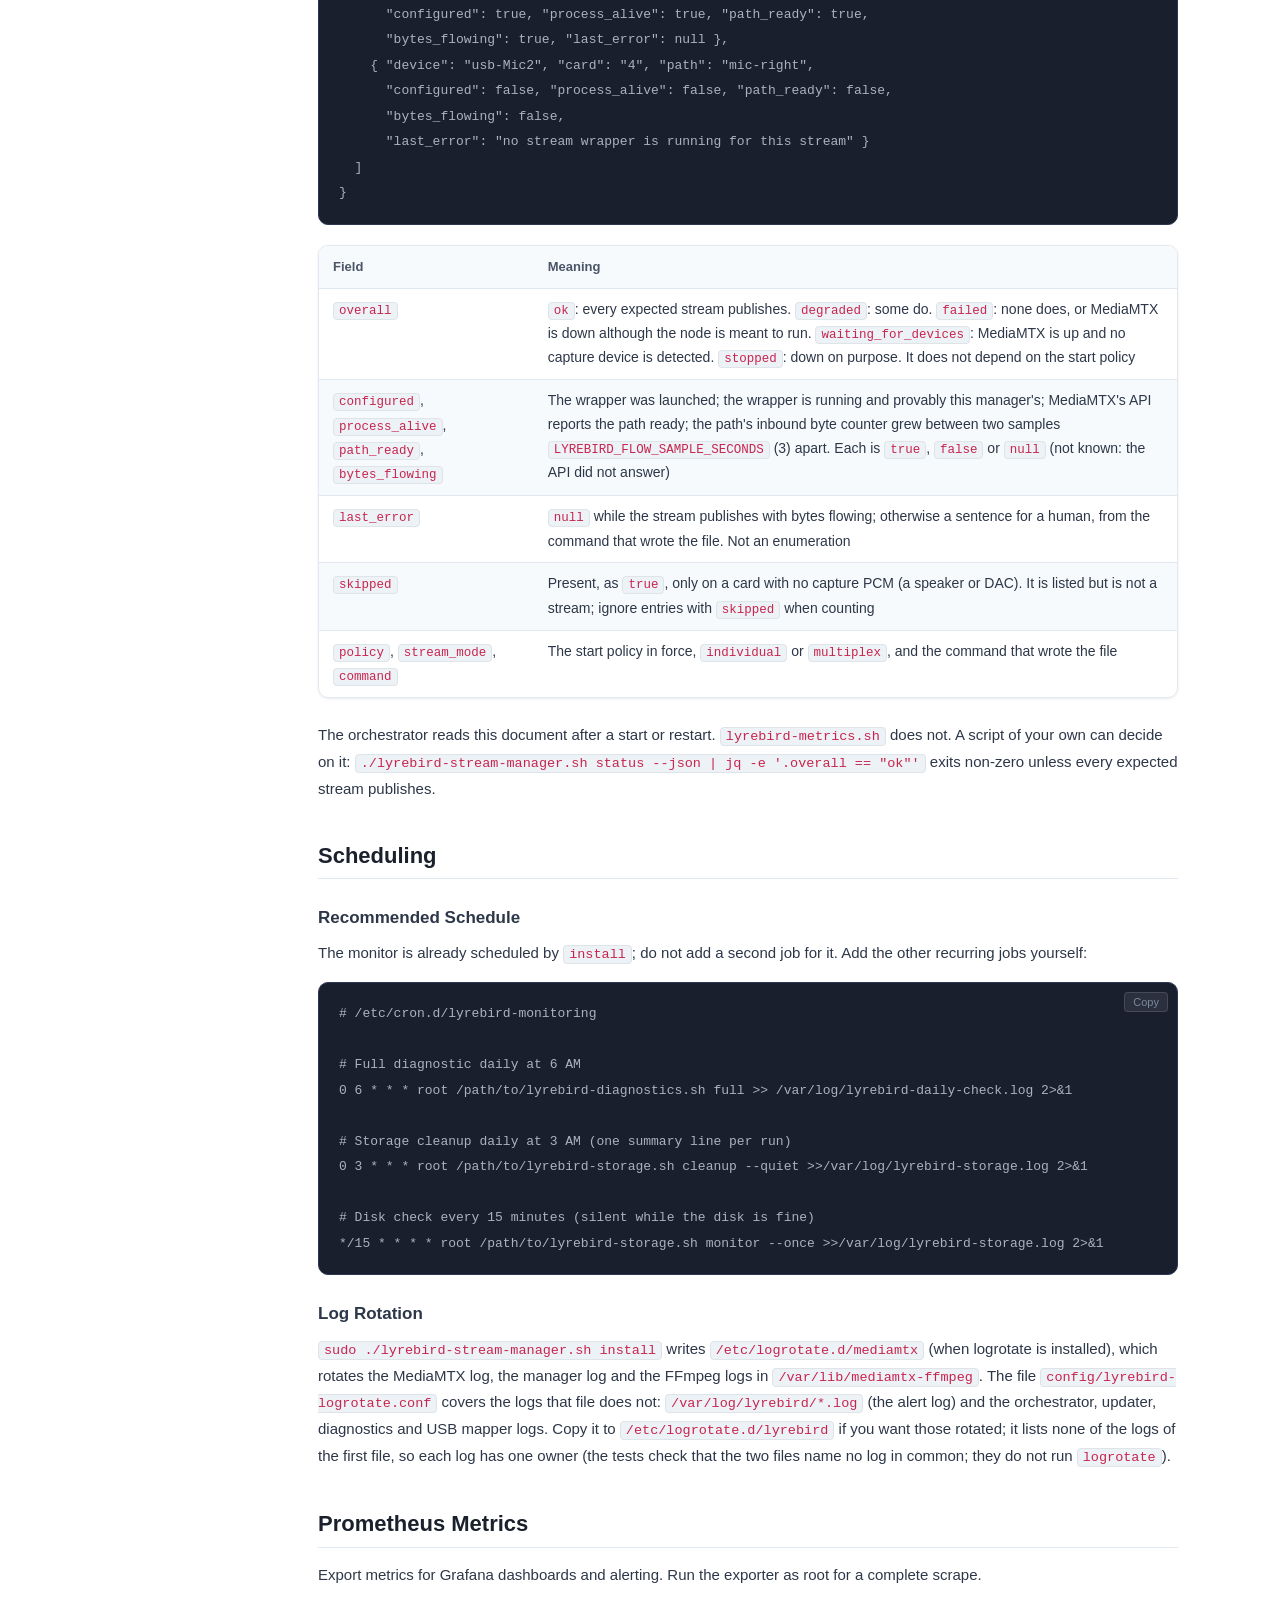
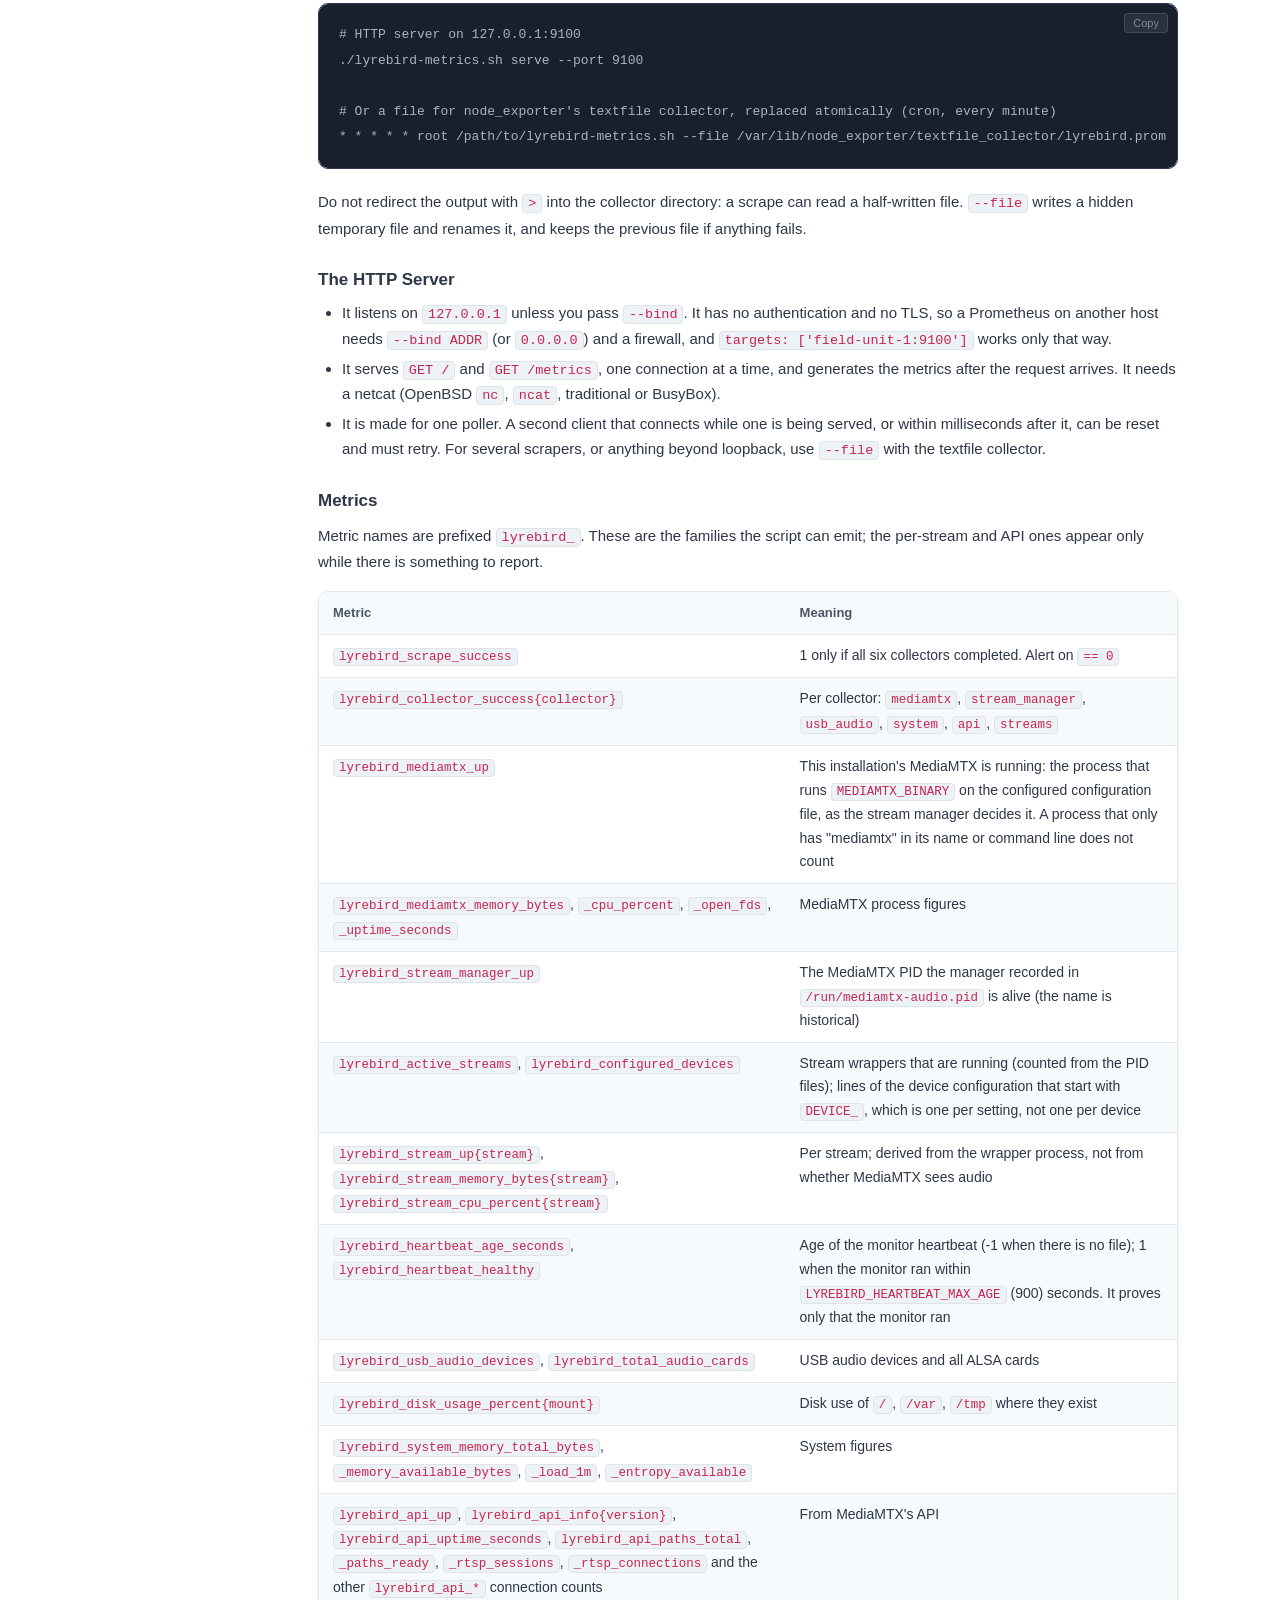
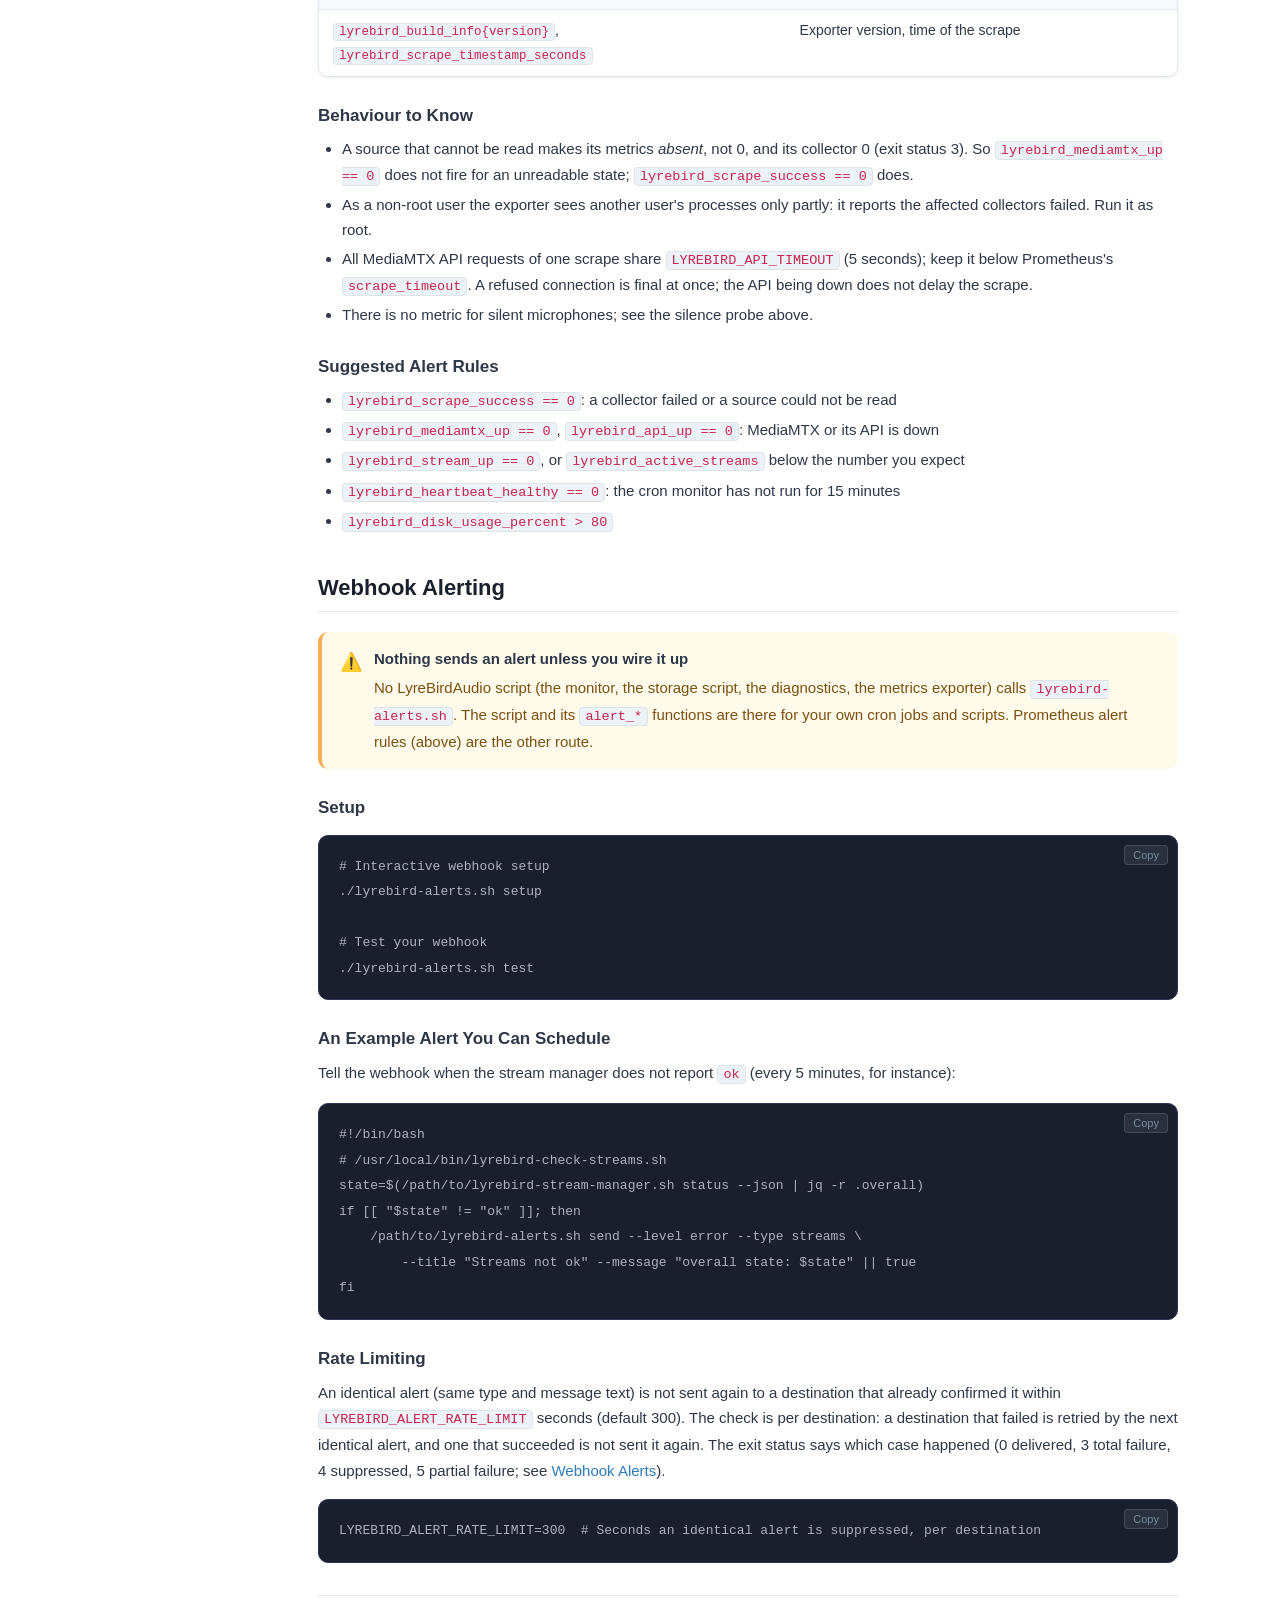
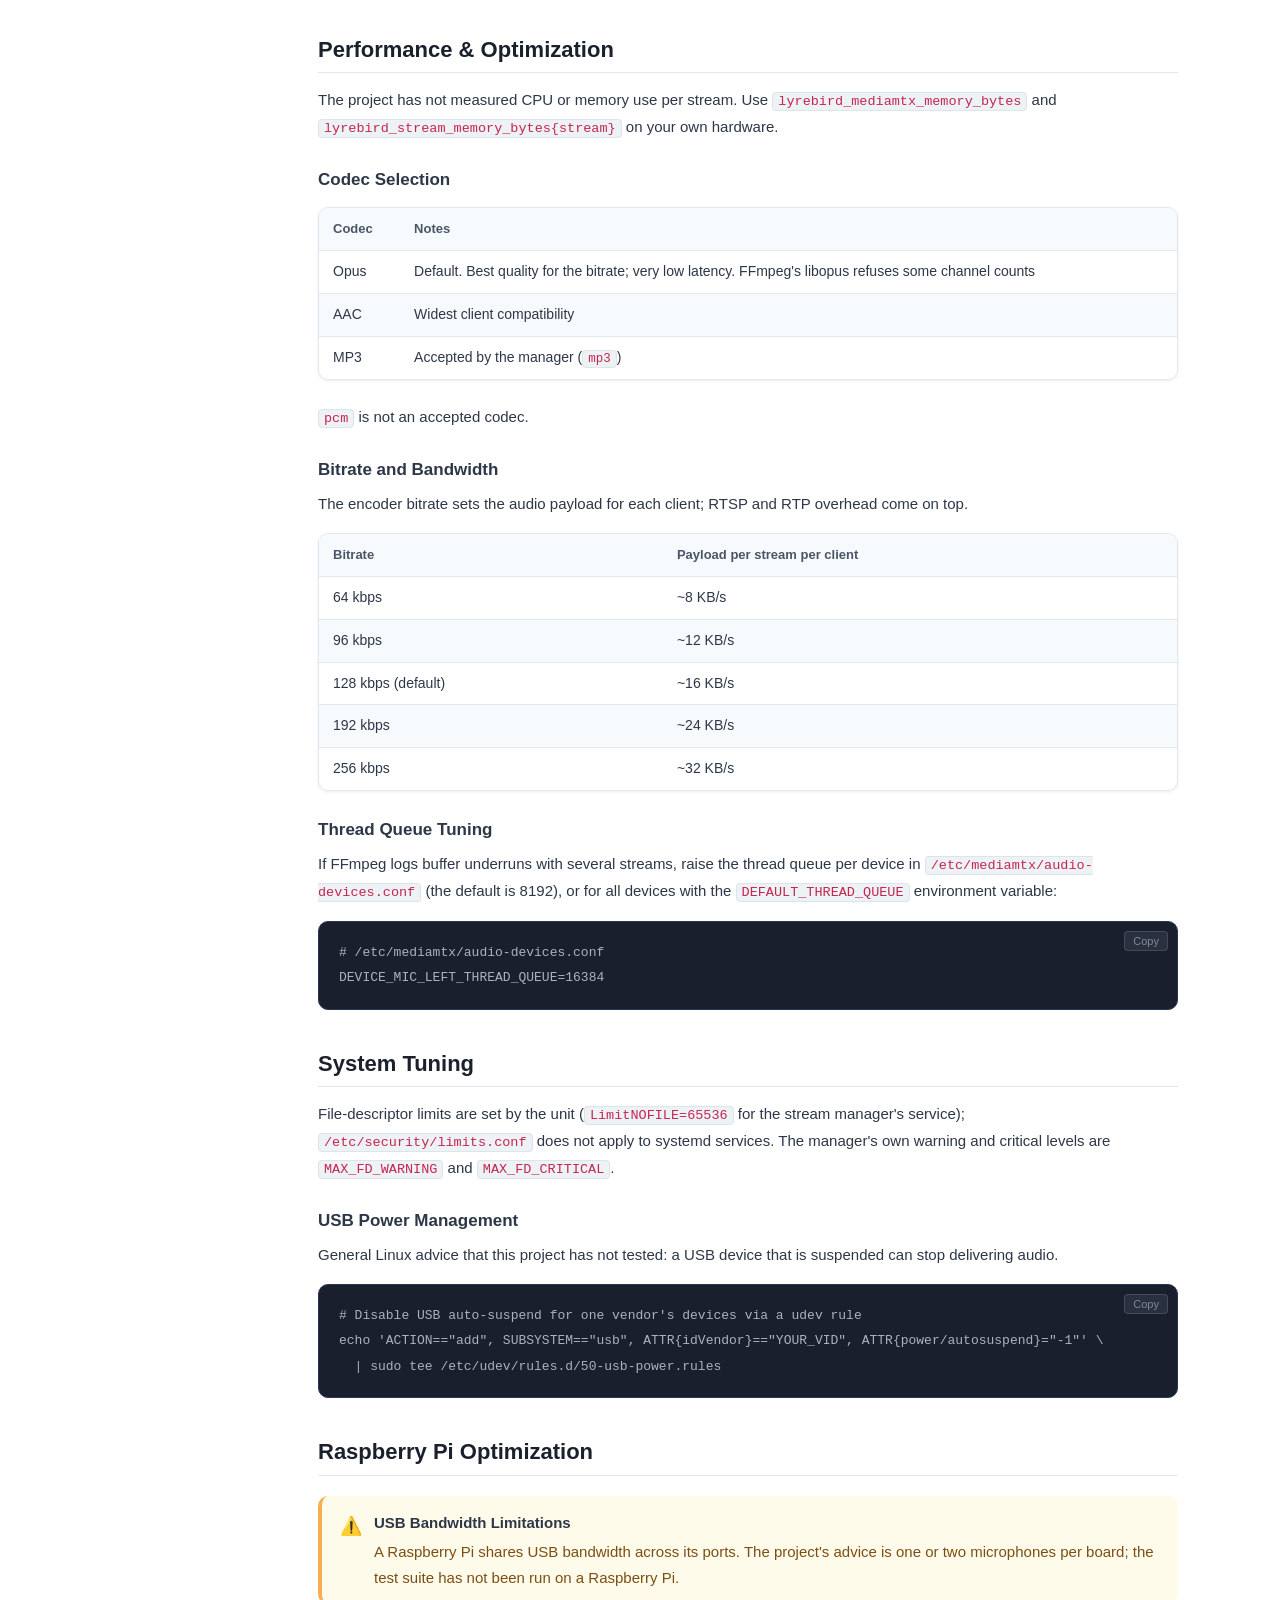
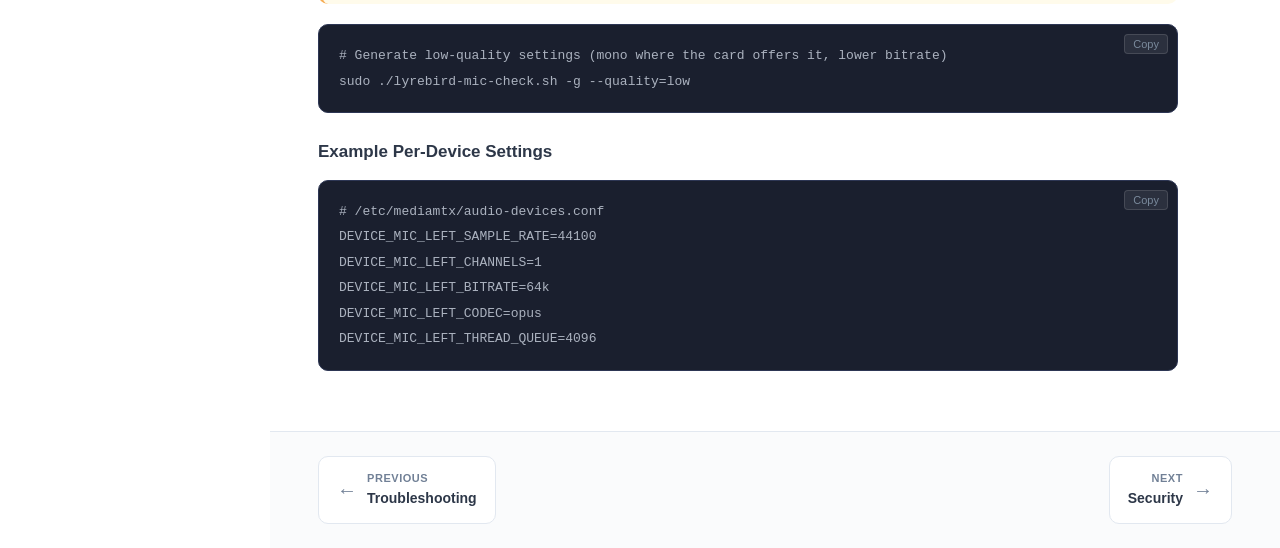
<file: docs/monitoring.html>
<!DOCTYPE html>
<html lang="en">
<head>
  <meta charset="UTF-8">
  <meta name="viewport" content="width=device-width, initial-scale=1.0">
  <title>Monitoring &amp; Diagnostics - LyreBirdAudio Docs</title>
  <meta name="description" content="Diagnostics, the cron monitor, the status document, Prometheus metrics, alerting and tuning.">
  <link rel="stylesheet" href="css/style.css">
</head>
<body>

<div id="sidebar-overlay" class="sidebar-overlay"></div>
<aside id="sidebar" class="sidebar"></aside>

<div class="content-wrapper">
  <header id="topbar" class="topbar"></header>

  <main class="content">
    <div class="page-header">
      <span class="page-label">Operations</span>
      <h1 class="page-title">Monitoring &amp; Diagnostics</h1>
      <p class="page-subtitle">What the diagnostics check, what the cron monitor does, where the stream state is recorded, and how to export metrics and send alerts.</p>
    </div>

    <div class="toc">
      <div class="toc-title">On this page</div>
      <ul class="toc-list">
        <li><a href="#health-checking">Health Checking</a></li>
        <li><a href="#check-categories">What Gets Checked</a></li>
        <li><a href="#monitor">The Cron Monitor</a></li>
        <li><a href="#status-file">The Status Document</a></li>
        <li><a href="#monitoring-best-practices">Scheduling</a></li>
        <li><a href="#prometheus">Prometheus Metrics</a></li>
        <li><a href="#alerts">Webhook Alerting</a></li>
        <li><a href="#performance">Performance &amp; Optimization</a></li>
        <li><a href="#system-tuning">System Tuning</a></li>
        <li><a href="#raspberry-pi">Raspberry Pi Optimization</a></li>
      </ul>
    </div>

    <h2 id="health-checking">Health Checking</h2>
    <p>
      <code>lyrebird-diagnostics.sh</code> runs read-only checks in three modes. It looks at the node, not at your audio:
      to see whether streams are publishing, use <code>lyrebird-stream-manager.sh status</code> (below) or the metrics.
    </p>

    <div class="table-wrapper">
      <table>
        <thead>
          <tr><th>Mode</th><th>Command</th><th>Check groups</th><th>Use Case</th></tr>
        </thead>
        <tbody>
          <tr>
            <td><strong>Quick</strong></td>
            <td><code>sudo ./lyrebird-diagnostics.sh quick</code></td>
            <td>8</td>
            <td>Pre-operation verification, the wizard's last step</td>
          </tr>
          <tr>
            <td><strong>Full</strong> (default)</td>
            <td><code>sudo ./lyrebird-diagnostics.sh full</code></td>
            <td>25</td>
            <td>After configuration changes, periodic review</td>
          </tr>
          <tr>
            <td><strong>Debug</strong> (alias <code>verbose</code>)</td>
            <td><code>sudo ./lyrebird-diagnostics.sh debug</code></td>
            <td>24, with log analysis</td>
            <td>Troubleshooting, more output</td>
          </tr>
        </tbody>
      </table>
    </div>
    <p>Run it as root: without root, file permission, log and service checks can report false problems (the script says so when it starts).</p>

    <h3>Diagnostic Exit Codes</h3>
    <div class="table-wrapper">
      <table>
        <thead><tr><th>Exit Code</th><th>Meaning</th><th>Action Required</th></tr></thead>
        <tbody>
          <tr><td>0</td><td>All checks passed</td><td>None</td></tr>
          <tr><td>1</td><td>Some checks warned; the system works</td><td>Review the warnings</td></tr>
          <tr><td>2</td><td>Some checks failed</td><td>Investigate</td></tr>
          <tr><td>127</td><td>Script error (missing dependencies, permissions)</td><td>Install what it names</td></tr>
        </tbody>
      </table>
    </div>

    <h3>Orchestrator Integration</h3>
    <p>The same checks are in the Orchestrator menu:</p>
    <ul>
      <li><strong>Main Menu → 5 → 1</strong>: Quick diagnostics</li>
      <li><strong>Main Menu → 5 → 2</strong>: Full system diagnostics</li>
      <li><strong>Main Menu → 5 → 3</strong>: Verbose diagnostics</li>
      <li><strong>Main Menu → 5 → 4</strong>: Export a diagnostic report to <code>/tmp</code></li>
    </ul>

    <h2 id="check-categories">What Gets Checked</h2>
    <p>The check groups, by the section titles the script prints:</p>

    <div class="table-wrapper">
      <table>
        <thead><tr><th>Section</th><th>What it covers</th></tr></thead>
        <tbody>
          <tr><td><strong>1. Prerequisites &amp; dependencies</strong></td><td>Bash version (4.4 or newer), init system, required and optional tools, log directory, user context</td></tr>
          <tr><td><strong>2, 2b, 2c. Project information, project files &amp; git status, log files</strong></td><td>Versions of the scripts and MediaMTX, configured devices, files present, repository state, whether the log locations are accessible</td></tr>
          <tr><td><strong>3. System information</strong></td><td>Operating system, kernel, architecture, CPU count, uptime, total memory</td></tr>
          <tr><td><strong>4. USB audio devices</strong></td><td>ALSA status, USB devices and USB audio devices detected, audio cards, persistence (the mapper's rules)</td></tr>
          <tr><td><strong>5. Audio capabilities</strong></td><td>ALSA mixer, audio formats, codecs</td></tr>
          <tr><td><strong>6. MediaMTX service</strong></td><td>Binary present and executable, configuration file readable and the number of paths in it, MediaMTX process, whether the RTSP port is listening</td></tr>
          <tr><td><strong>7. Stream health &amp; status</strong></td><td>Only the MediaMTX log: its size and the number of recent lines that contain "error" or "fail". It does not ask whether any stream is publishing</td></tr>
          <tr><td><strong>8. RTSP connectivity</strong></td><td>Whether the RTSP port accepts a connection; kernel multicast support</td></tr>
          <tr><td><strong>9. Resource usage</strong></td><td>MediaMTX memory, CPU and file descriptors</td></tr>
          <tr><td><strong>10. Log analysis</strong></td><td>Debug mode only</td></tr>
          <tr><td><strong>11-14. System limits, disk &amp; storage, configuration validation, time &amp; clock synchronization</strong></td><td>File-descriptor and port limits, disk space, the MediaMTX configuration's YAML syntax and configured paths, NTP state and timezone</td></tr>
          <tr><td><strong>15-18. Service status, file permissions, process stability, resource constraints</strong></td><td>Init-system state of the MediaMTX and stream manager services, ownership and modes of the binary, configuration, log directory and udev rules, restarts and crash indicators, memory, TCP backlog and inotify limits</td></tr>
          <tr><td><strong>19-24. File descriptor leaks, audio subsystem conflicts, inotify &amp; entropy, network resources, time &amp; clock health, service dependencies</strong></td><td>MediaMTX descriptor use, PulseAudio and ALSA lock files and modules, entropy pool, ephemeral ports and TIME-WAIT sockets, clock offset, optional services</td></tr>
        </tbody>
      </table>
    </div>
    <p>
      The RTSP port it uses comes from <code>MEDIAMTX_RTSP_PORT</code> (default 8554), the variable the other scripts use; <code>MEDIAMTX_PORT</code>
      is the fallback when <code>MEDIAMTX_RTSP_PORT</code> is not set. The FFmpeg log directory it checks is <code>MEDIAMTX_FFMPEG_DIR</code>
      (default <code>/var/lib/mediamtx-ffmpeg</code>, where the manager writes those logs); <code>FFMPEG_LOG_DIR</code> overrides it. It finds the MediaMTX
      process by identity, the program at <code>MEDIAMTX_BINARY</code> running the configuration file, so a process that merely mentions that path or is
      called <code>mediamtx</code> is not taken for it.
    </p>

    <h2 id="monitor">The Cron Monitor</h2>
    <p>
      <code>sudo ./lyrebird-stream-manager.sh install</code> writes <code>/etc/cron.d/mediamtx-monitor</code>, which runs
      <code>lyrebird-stream-manager.sh monitor</code> every 5 minutes under <code>flock</code>. The cron line acts on the exit status:
      2 restarts <code>mediamtx-audio</code>; any other non-zero status is only logged with <code>logger</code>. The wizard does not write this file.
      The file also carries the stream mode and, when they differ from the defaults, the ports, bind addresses and <code>RTSP_AUTH_MODE</code> the node was installed with
      (see <a href="configuration.html#env-vars">Configuration</a>), because the monitor starts a MediaMTX that has died by rendering its configuration again.
    </p>

    <h3>What One Run Does</h3>
    <ol>
      <li><strong>Resource checks.</strong> MediaMTX over the file-descriptor limit (1000) or the CPU limit (40 %), or more wrapper processes than PID files, is critical: the monitor exits 2. High disk use (80 / 95 %), system memory (80 / 95 %) and a failing gateway ping are logged and never cause a restart, because restarting frees no disk. Each run also writes the heartbeat file.</li>
      <li><strong>Silence probe.</strong> For each stream that MediaMTX reports ready, the monitor reads <code>AUDIO_LEVEL_SAMPLE_DURATION</code> (3) seconds of it back over RTSP, at most every <code>AUDIO_LEVEL_CHECK_INTERVAL</code> (240) seconds, and measures the level. No ALSA device is opened. When the maximum level stays at or below <code>AUDIO_SILENCE_THRESHOLD_DB</code> (-60 dB) for <code>AUDIO_SILENCE_WARN_DURATION</code> (60) seconds, one <code>DEAD MIC</code> error is logged for that silence episode, and one <code>Audio recovered</code> line when sound returns. The log is the only signal: there is no metric and no alert for it. The -60 dB default was checked against digital silence and a test tone only, not against real microphones. If you have configured RTSP read authentication, the probe gets a 401 and logs a probe error on every run; it never counts that as silence.</li>
      <li><strong>Stream checks</strong>, while holding the lifecycle lock (if a <code>start</code>, <code>stop</code> or <code>restart</code> is running the monitor logs that and exits 0 without touching anything). It starts the stream of a device that has appeared or whose wrapper died; restarts a stream whose path MediaMTX reports not ready for <code>DEEP_HEALTH_MAX_STRIKES</code> (3) runs in a row (an API that does not answer, or answers 401/403, never counts as a strike); in multiplex mode restarts the stream when the set of devices changed; and, when MediaMTX is gone while the node is meant to run (<code>start</code> was run and <code>stop</code> was not), starts it again.</li>
      <li><strong>Status.</strong> It rewrites <code>/run/lyrebird/status.json</code>.</li>
    </ol>

    <h3>Restart Budget</h3>
    <p>
      Restarts are bounded: at most <code>CRON_RESTART_MAX_PER_HOUR</code> (6) per stream per rolling hour, and the same budget for MediaMTX itself.
      A restart is only charged when it is really attempted: a card that is detected but cannot be opened (ALSA reports it unavailable), or a
      playback-only card, does not use up the budget. When the budget is used up the monitor logs it and leaves the stream down until the hour rolls over.
    </p>

    <h3>Exit Codes of <code>monitor</code></h3>
    <div class="table-wrapper">
      <table>
        <thead><tr><th>Code</th><th>Meaning</th><th>What cron does</th></tr></thead>
        <tbody>
          <tr><td>0</td><td>Healthy, waiting for devices, or skipped because a lifecycle command was running</td><td>nothing</td></tr>
          <tr><td>2</td><td>Critical resource state</td><td>restarts <code>mediamtx-audio</code></td></tr>
          <tr><td>6</td><td>No USB devices, only with <code>LYREBIRD_ALLOW_EMPTY_START=false</code></td><td>logs it</td></tr>
          <tr><td>7</td><td>MediaMTX not running, and the monitor may not or could not start it (no desired-running marker, budget used up, or the start failed)</td><td>logs it</td></tr>
          <tr><td>10</td><td>Some streams are not publishing</td><td>logs it</td></tr>
        </tbody>
      </table>
    </div>

    <h3>What It Does Not Do</h3>
    <ul>
      <li>It sends no alerts: no LyreBirdAudio script calls <code>lyrebird-alerts.sh</code> (see <a href="#alerts">Webhook Alerting</a>).</li>
      <li>It does not clean up storage; schedule <code>lyrebird-storage.sh</code> separately.</li>
      <li>The heartbeat file (<code>/run/mediamtx-audio.heartbeat</code>) holds the Unix time of the last monitor run. It proves that the monitor ran, not that MediaMTX or any stream is up.</li>
      <li>There is no software watchdog. The settings that once suggested one (<code>HEARTBEAT_INTERVAL</code>, <code>HARDWARE_WATCHDOG_*</code>, <code>ENABLE_HARDWARE_WATCHDOG</code>) are ignored. Recovery is <code>Restart=always</code> on the unit and this monitor. For a hardware watchdog use systemd's <code>RuntimeWatchdogSec=</code> in <code>/etc/systemd/system.conf</code> (with the driver your board needs) or a watchdog daemon; the project neither implements nor tests that.</li>
    </ul>

    <h2 id="status-file">The Status Document</h2>
    <p>
      <code>start</code>, <code>stop</code>, <code>force-stop</code>, <code>monitor</code> and <code>status</code> write
      <code>/run/lyrebird/status.json</code> (<code>LYREBIRD_STATUS_FILE</code>), atomically, mode 0644. It describes the node as of the last of those commands, and
      the monitor refreshes it every cycle, so use <code>timestamp_epoch</code> to judge freshness and treat a missing file as "unknown".
      <code>status --json</code> prints the same document, computed live.
    </p>
    <pre id="example-status-json"><code>{
  "schema_version": 1,
  "timestamp": "2026-11-11T22:10:44Z",
  "timestamp_epoch": 1794435044,
  "command": "monitor",
  "overall": "degraded",
  "policy": "degraded",
  "stream_mode": "individual",
  "mediamtx": { "running": true, "pid": 1234 },
  "streams": [
    { "device": "usb-Blue_Yeti", "card": "3", "path": "mic-left",
      "configured": true, "process_alive": true, "path_ready": true,
      "bytes_flowing": true, "last_error": null },
    { "device": "usb-Mic2", "card": "4", "path": "mic-right",
      "configured": false, "process_alive": false, "path_ready": false,
      "bytes_flowing": false,
      "last_error": "no stream wrapper is running for this stream" }
  ]
}</code></pre>

    <div class="table-wrapper">
      <table>
        <thead><tr><th>Field</th><th>Meaning</th></tr></thead>
        <tbody>
          <tr><td><code>overall</code></td><td><code>ok</code>: every expected stream publishes. <code>degraded</code>: some do. <code>failed</code>: none does, or MediaMTX is down although the node is meant to run. <code>waiting_for_devices</code>: MediaMTX is up and no capture device is detected. <code>stopped</code>: down on purpose. It does not depend on the start policy</td></tr>
          <tr><td><code>configured</code>, <code>process_alive</code>, <code>path_ready</code>, <code>bytes_flowing</code></td><td>The wrapper was launched; the wrapper is running and provably this manager's; MediaMTX's API reports the path ready; the path's inbound byte counter grew between two samples <code>LYREBIRD_FLOW_SAMPLE_SECONDS</code> (3) apart. Each is <code>true</code>, <code>false</code> or <code>null</code> (not known: the API did not answer)</td></tr>
          <tr><td><code>last_error</code></td><td><code>null</code> while the stream publishes with bytes flowing; otherwise a sentence for a human, from the command that wrote the file. Not an enumeration</td></tr>
          <tr><td><code>skipped</code></td><td>Present, as <code>true</code>, only on a card with no capture PCM (a speaker or DAC). It is listed but is not a stream; ignore entries with <code>skipped</code> when counting</td></tr>
          <tr><td><code>policy</code>, <code>stream_mode</code>, <code>command</code></td><td>The start policy in force, <code>individual</code> or <code>multiplex</code>, and the command that wrote the file</td></tr>
        </tbody>
      </table>
    </div>
    <p>
      The orchestrator reads this document after a start or restart. <code>lyrebird-metrics.sh</code> does not. A script of your own can decide on it:
      <code>./lyrebird-stream-manager.sh status --json | jq -e '.overall == "ok"'</code> exits non-zero unless every expected stream publishes.
    </p>

    <h2 id="monitoring-best-practices">Scheduling</h2>

    <h3>Recommended Schedule</h3>
    <p>The monitor is already scheduled by <code>install</code>; do not add a second job for it. Add the other recurring jobs yourself:</p>
    <pre><code># /etc/cron.d/lyrebird-monitoring

# Full diagnostic daily at 6 AM
0 6 * * * root /path/to/lyrebird-diagnostics.sh full >> /var/log/lyrebird-daily-check.log 2>&1

# Storage cleanup daily at 3 AM (one summary line per run)
0 3 * * * root /path/to/lyrebird-storage.sh cleanup --quiet >>/var/log/lyrebird-storage.log 2>&1

# Disk check every 15 minutes (silent while the disk is fine)
*/15 * * * * root /path/to/lyrebird-storage.sh monitor --once >>/var/log/lyrebird-storage.log 2>&1</code></pre>

    <h3>Log Rotation</h3>
    <p>
      <code>sudo ./lyrebird-stream-manager.sh install</code> writes <code>/etc/logrotate.d/mediamtx</code> (when logrotate is installed), which
      rotates the MediaMTX log, the manager log and the FFmpeg logs in <code>/var/lib/mediamtx-ffmpeg</code>. The file
      <code>config/lyrebird-logrotate.conf</code> covers the logs that file does not: <code>/var/log/lyrebird/*.log</code> (the alert log) and the orchestrator,
      updater, diagnostics and USB mapper logs. Copy it to <code>/etc/logrotate.d/lyrebird</code> if you want those rotated; it lists none of the logs of the
      first file, so each log has one owner (the tests check that the two files name no log in common; they do not run <code>logrotate</code>).
    </p>

    <h2 id="prometheus">Prometheus Metrics</h2>
    <p>Export metrics for Grafana dashboards and alerting. Run the exporter as root for a complete scrape.</p>

    <pre><code># HTTP server on 127.0.0.1:9100
./lyrebird-metrics.sh serve --port 9100

# Or a file for node_exporter's textfile collector, replaced atomically (cron, every minute)
* * * * * root /path/to/lyrebird-metrics.sh --file /var/lib/node_exporter/textfile_collector/lyrebird.prom</code></pre>
    <p>
      Do not redirect the output with <code>&gt;</code> into the collector directory: a scrape can read a half-written file. <code>--file</code> writes a hidden
      temporary file and renames it, and keeps the previous file if anything fails.
    </p>

    <h3>The HTTP Server</h3>
    <ul>
      <li>It listens on <code>127.0.0.1</code> unless you pass <code>--bind</code>. It has no authentication and no TLS, so a Prometheus on another host needs <code>--bind ADDR</code> (or <code>0.0.0.0</code>) and a firewall, and <code>targets: ['field-unit-1:9100']</code> works only that way.</li>
      <li>It serves <code>GET /</code> and <code>GET /metrics</code>, one connection at a time, and generates the metrics after the request arrives. It needs a netcat (OpenBSD <code>nc</code>, <code>ncat</code>, traditional or BusyBox).</li>
      <li>It is made for one poller. A second client that connects while one is being served, or within milliseconds after it, can be reset and must retry. For several scrapers, or anything beyond loopback, use <code>--file</code> with the textfile collector.</li>
    </ul>

    <h3>Metrics</h3>
    <p>Metric names are prefixed <code>lyrebird_</code>. These are the families the script can emit; the per-stream and API ones appear only while there is something to report.</p>
    <div class="table-wrapper">
      <table>
        <thead><tr><th>Metric</th><th>Meaning</th></tr></thead>
        <tbody>
          <tr><td><code>lyrebird_scrape_success</code></td><td>1 only if all six collectors completed. Alert on <code>== 0</code></td></tr>
          <tr><td><code>lyrebird_collector_success{collector}</code></td><td>Per collector: <code>mediamtx</code>, <code>stream_manager</code>, <code>usb_audio</code>, <code>system</code>, <code>api</code>, <code>streams</code></td></tr>
          <tr><td><code>lyrebird_mediamtx_up</code></td><td>This installation's MediaMTX is running: the process that runs <code>MEDIAMTX_BINARY</code> on the configured configuration file, as the stream manager decides it. A process that only has "mediamtx" in its name or command line does not count</td></tr>
          <tr><td><code>lyrebird_mediamtx_memory_bytes</code>, <code>_cpu_percent</code>, <code>_open_fds</code>, <code>_uptime_seconds</code></td><td>MediaMTX process figures</td></tr>
          <tr><td><code>lyrebird_stream_manager_up</code></td><td>The MediaMTX PID the manager recorded in <code>/run/mediamtx-audio.pid</code> is alive (the name is historical)</td></tr>
          <tr><td><code>lyrebird_active_streams</code>, <code>lyrebird_configured_devices</code></td><td>Stream wrappers that are running (counted from the PID files); lines of the device configuration that start with <code>DEVICE_</code>, which is one per setting, not one per device</td></tr>
          <tr><td><code>lyrebird_stream_up{stream}</code>, <code>lyrebird_stream_memory_bytes{stream}</code>, <code>lyrebird_stream_cpu_percent{stream}</code></td><td>Per stream; derived from the wrapper process, not from whether MediaMTX sees audio</td></tr>
          <tr><td><code>lyrebird_heartbeat_age_seconds</code>, <code>lyrebird_heartbeat_healthy</code></td><td>Age of the monitor heartbeat (-1 when there is no file); 1 when the monitor ran within <code>LYREBIRD_HEARTBEAT_MAX_AGE</code> (900) seconds. It proves only that the monitor ran</td></tr>
          <tr><td><code>lyrebird_usb_audio_devices</code>, <code>lyrebird_total_audio_cards</code></td><td>USB audio devices and all ALSA cards</td></tr>
          <tr><td><code>lyrebird_disk_usage_percent{mount}</code></td><td>Disk use of <code>/</code>, <code>/var</code>, <code>/tmp</code> where they exist</td></tr>
          <tr><td><code>lyrebird_system_memory_total_bytes</code>, <code>_memory_available_bytes</code>, <code>_load_1m</code>, <code>_entropy_available</code></td><td>System figures</td></tr>
          <tr><td><code>lyrebird_api_up</code>, <code>lyrebird_api_info{version}</code>, <code>lyrebird_api_uptime_seconds</code>, <code>lyrebird_api_paths_total</code>, <code>_paths_ready</code>, <code>_rtsp_sessions</code>, <code>_rtsp_connections</code> and the other <code>lyrebird_api_*</code> connection counts</td><td>From MediaMTX's API</td></tr>
          <tr><td><code>lyrebird_build_info{version}</code>, <code>lyrebird_scrape_timestamp_seconds</code></td><td>Exporter version, time of the scrape</td></tr>
        </tbody>
      </table>
    </div>

    <h3>Behaviour to Know</h3>
    <ul>
      <li>A source that cannot be read makes its metrics <em>absent</em>, not 0, and its collector 0 (exit status 3). So <code>lyrebird_mediamtx_up == 0</code> does not fire for an unreadable state; <code>lyrebird_scrape_success == 0</code> does.</li>
      <li>As a non-root user the exporter sees another user's processes only partly: it reports the affected collectors failed. Run it as root.</li>
      <li>All MediaMTX API requests of one scrape share <code>LYREBIRD_API_TIMEOUT</code> (5 seconds); keep it below Prometheus's <code>scrape_timeout</code>. A refused connection is final at once; the API being down does not delay the scrape.</li>
      <li>There is no metric for silent microphones; see the silence probe above.</li>
    </ul>

    <h3>Suggested Alert Rules</h3>
    <ul>
      <li><code>lyrebird_scrape_success == 0</code>: a collector failed or a source could not be read</li>
      <li><code>lyrebird_mediamtx_up == 0</code>, <code>lyrebird_api_up == 0</code>: MediaMTX or its API is down</li>
      <li><code>lyrebird_stream_up == 0</code>, or <code>lyrebird_active_streams</code> below the number you expect</li>
      <li><code>lyrebird_heartbeat_healthy == 0</code>: the cron monitor has not run for 15 minutes</li>
      <li><code>lyrebird_disk_usage_percent &gt; 80</code></li>
    </ul>

    <h2 id="alerts">Webhook Alerting</h2>
    <div class="callout warning">
      <span class="callout-icon">⚠️</span>
      <div class="callout-body">
        <strong>Nothing sends an alert unless you wire it up</strong>
        <p>No LyreBirdAudio script (the monitor, the storage script, the diagnostics, the metrics exporter) calls <code>lyrebird-alerts.sh</code>. The script and its <code>alert_*</code> functions are there for your own cron jobs and scripts. Prometheus alert rules (above) are the other route.</p>
      </div>
    </div>

    <h3>Setup</h3>
    <pre><code># Interactive webhook setup
./lyrebird-alerts.sh setup

# Test your webhook
./lyrebird-alerts.sh test</code></pre>

    <h3>An Example Alert You Can Schedule</h3>
    <p>Tell the webhook when the stream manager does not report <code>ok</code> (every 5 minutes, for instance):</p>
    <pre><code>#!/bin/bash
# /usr/local/bin/lyrebird-check-streams.sh
state=$(/path/to/lyrebird-stream-manager.sh status --json | jq -r .overall)
if [[ "$state" != "ok" ]]; then
    /path/to/lyrebird-alerts.sh send --level error --type streams \
        --title "Streams not ok" --message "overall state: $state" || true
fi</code></pre>

    <h3>Rate Limiting</h3>
    <p>
      An identical alert (same type and message text) is not sent again to a destination that already confirmed it within
      <code>LYREBIRD_ALERT_RATE_LIMIT</code> seconds (default 300). The check is per destination: a destination that failed is retried by the next
      identical alert, and one that succeeded is not sent it again. The exit status says which case happened (0 delivered, 3 total failure, 4 suppressed, 5 partial failure; see
      <a href="components.html#alerts">Webhook Alerts</a>).
    </p>
    <pre><code>LYREBIRD_ALERT_RATE_LIMIT=300  # Seconds an identical alert is suppressed, per destination</code></pre>

    <hr>
    <h2 id="performance">Performance &amp; Optimization</h2>
    <p>
      The project has not measured CPU or memory use per stream. Use <code>lyrebird_mediamtx_memory_bytes</code> and
      <code>lyrebird_stream_memory_bytes{stream}</code> on your own hardware.
    </p>

    <h3>Codec Selection</h3>
    <div class="table-wrapper">
      <table>
        <thead><tr><th>Codec</th><th>Notes</th></tr></thead>
        <tbody>
          <tr><td>Opus</td><td>Default. Best quality for the bitrate; very low latency. FFmpeg's libopus refuses some channel counts</td></tr>
          <tr><td>AAC</td><td>Widest client compatibility</td></tr>
          <tr><td>MP3</td><td>Accepted by the manager (<code>mp3</code>)</td></tr>
        </tbody>
      </table>
    </div>
    <p><code>pcm</code> is not an accepted codec.</p>

    <h3>Bitrate and Bandwidth</h3>
    <p>The encoder bitrate sets the audio payload for each client; RTSP and RTP overhead come on top.</p>
    <div class="table-wrapper">
      <table>
        <thead><tr><th>Bitrate</th><th>Payload per stream per client</th></tr></thead>
        <tbody>
          <tr><td>64 kbps</td><td>~8 KB/s</td></tr>
          <tr><td>96 kbps</td><td>~12 KB/s</td></tr>
          <tr><td>128 kbps (default)</td><td>~16 KB/s</td></tr>
          <tr><td>192 kbps</td><td>~24 KB/s</td></tr>
          <tr><td>256 kbps</td><td>~32 KB/s</td></tr>
        </tbody>
      </table>
    </div>

    <h3>Thread Queue Tuning</h3>
    <p>If FFmpeg logs buffer underruns with several streams, raise the thread queue per device in <code>/etc/mediamtx/audio-devices.conf</code> (the default is 8192), or for all devices with the <code>DEFAULT_THREAD_QUEUE</code> environment variable:</p>
    <pre><code># /etc/mediamtx/audio-devices.conf
DEVICE_MIC_LEFT_THREAD_QUEUE=16384</code></pre>

    <h2 id="system-tuning">System Tuning</h2>
    <p>
      File-descriptor limits are set by the unit (<code>LimitNOFILE=65536</code> for the stream manager's service); <code>/etc/security/limits.conf</code>
      does not apply to systemd services. The manager's own warning and critical levels are <code>MAX_FD_WARNING</code> and <code>MAX_FD_CRITICAL</code>.
    </p>

    <h3>USB Power Management</h3>
    <p>General Linux advice that this project has not tested: a USB device that is suspended can stop delivering audio.</p>
    <pre><code># Disable USB auto-suspend for one vendor's devices via a udev rule
echo 'ACTION=="add", SUBSYSTEM=="usb", ATTR{idVendor}=="YOUR_VID", ATTR{power/autosuspend}="-1"' \
  | sudo tee /etc/udev/rules.d/50-usb-power.rules</code></pre>

    <h2 id="raspberry-pi">Raspberry Pi Optimization</h2>

    <div class="callout warning">
      <span class="callout-icon">⚠️</span>
      <div class="callout-body">
        <strong>USB Bandwidth Limitations</strong>
        <p>A Raspberry Pi shares USB bandwidth across its ports. The project's advice is one or two microphones per board; the test suite has not been run on a Raspberry Pi.</p>
      </div>
    </div>

    <pre><code># Generate low-quality settings (mono where the card offers it, lower bitrate)
sudo ./lyrebird-mic-check.sh -g --quality=low</code></pre>

    <h3>Example Per-Device Settings</h3>
    <pre><code># /etc/mediamtx/audio-devices.conf
DEVICE_MIC_LEFT_SAMPLE_RATE=44100
DEVICE_MIC_LEFT_CHANNELS=1
DEVICE_MIC_LEFT_BITRATE=64k
DEVICE_MIC_LEFT_CODEC=opus
DEVICE_MIC_LEFT_THREAD_QUEUE=4096</code></pre>

  </main>
  <nav id="page-nav" class="page-nav"></nav>
</div>

<script src="js/nav.js"></script>
<script src="js/search.js"></script>
</body>
</html>
</file>
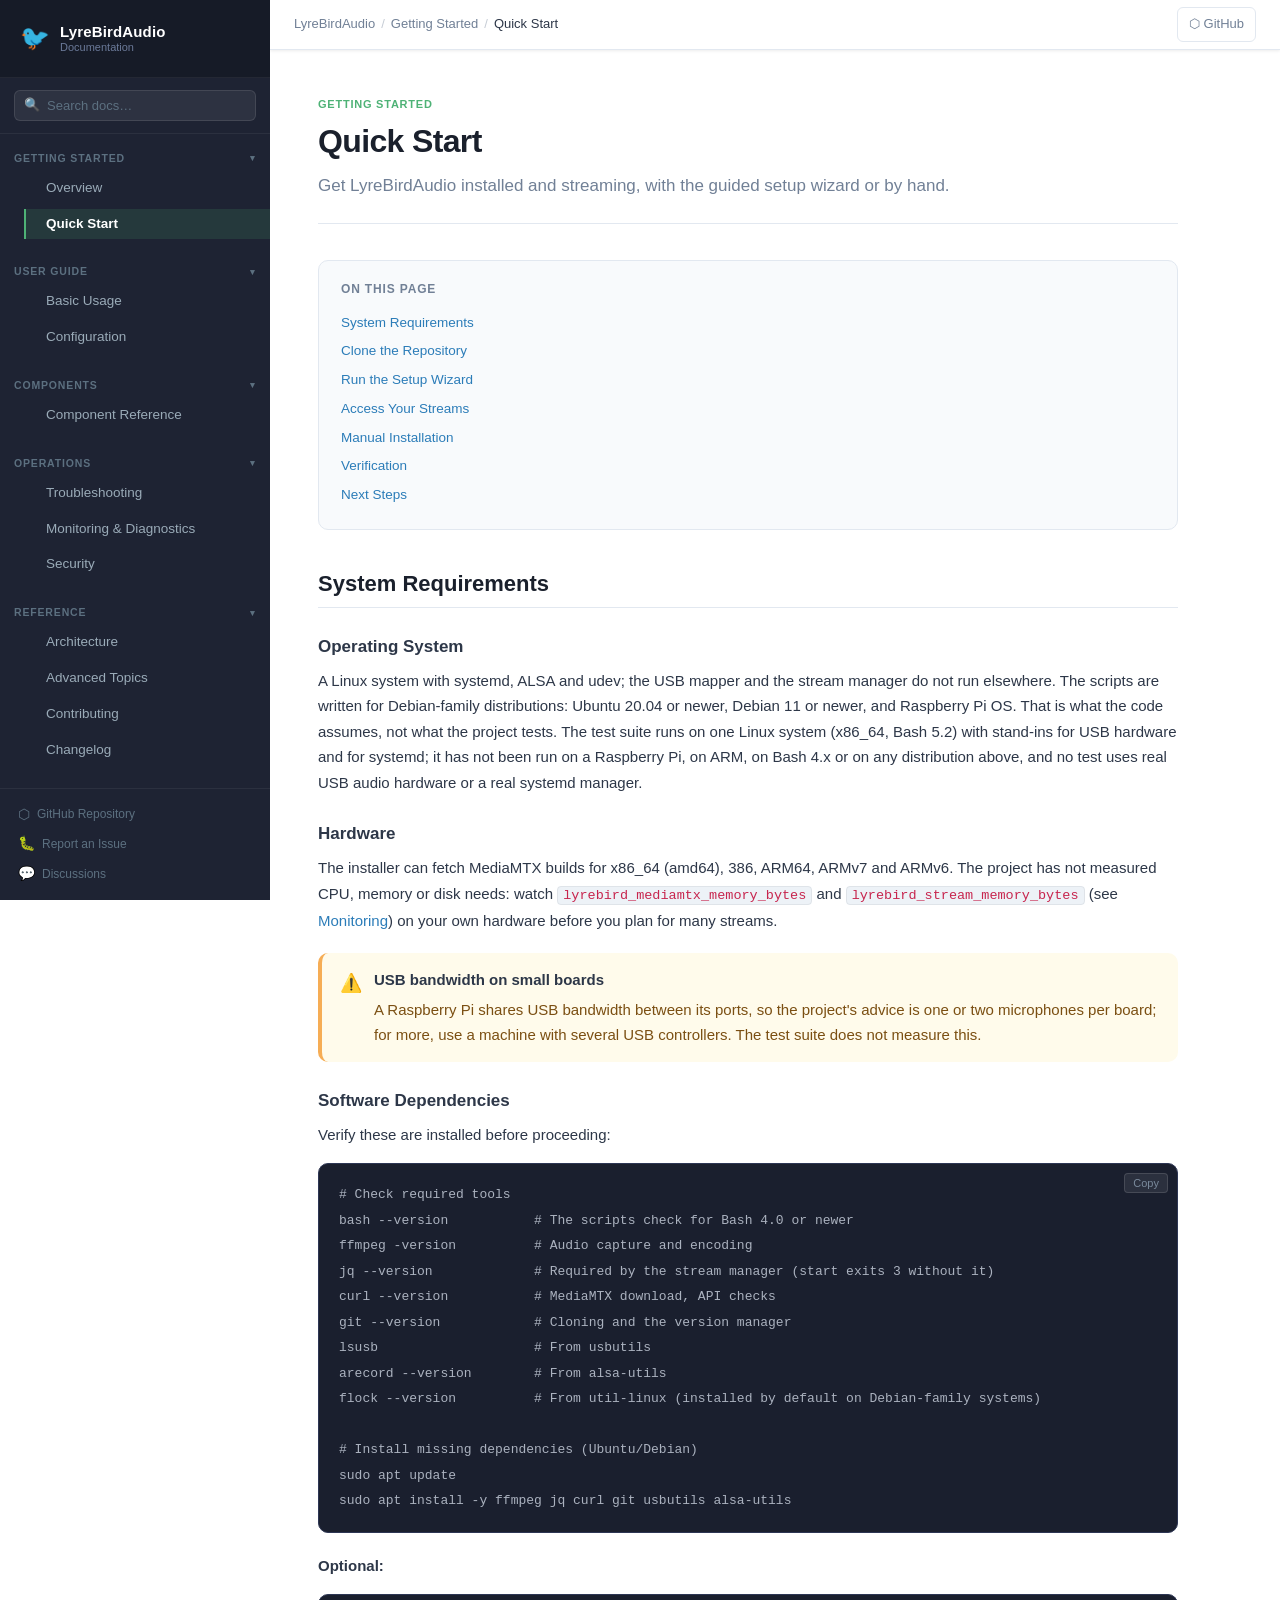
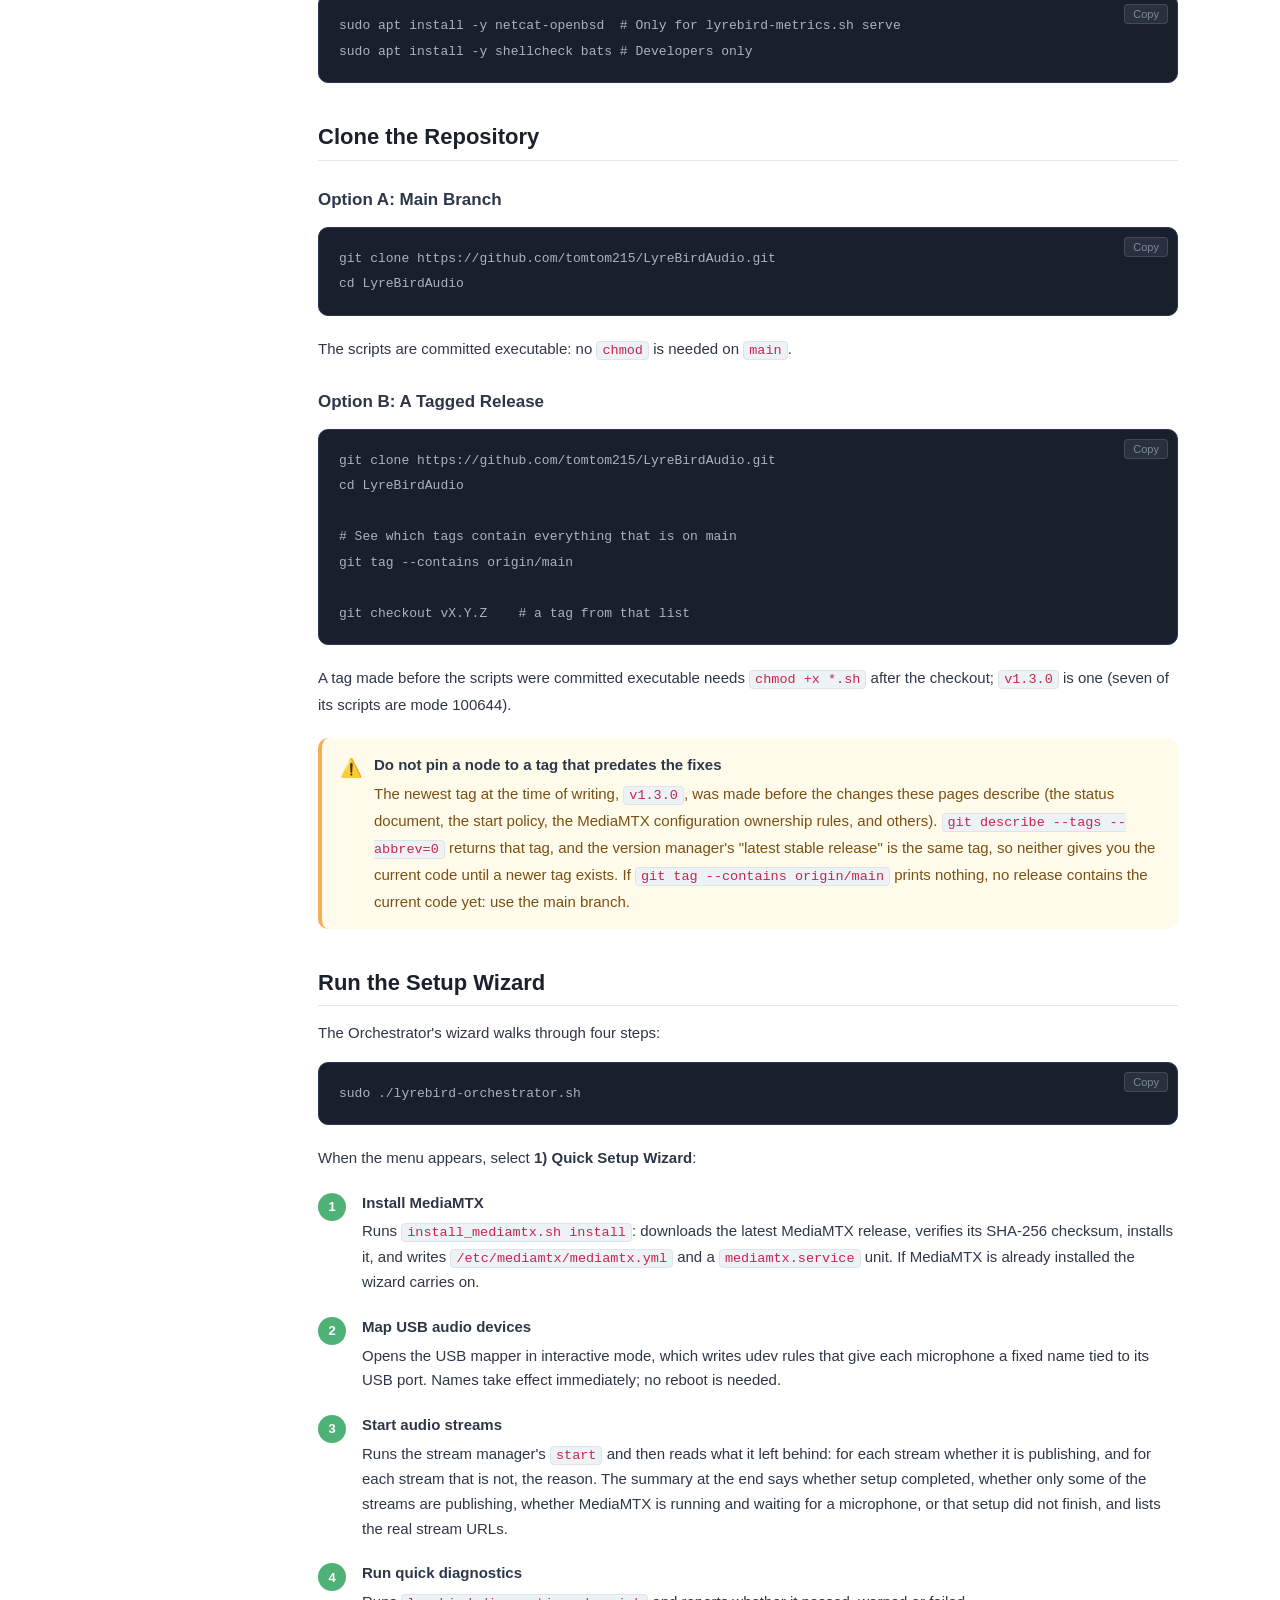
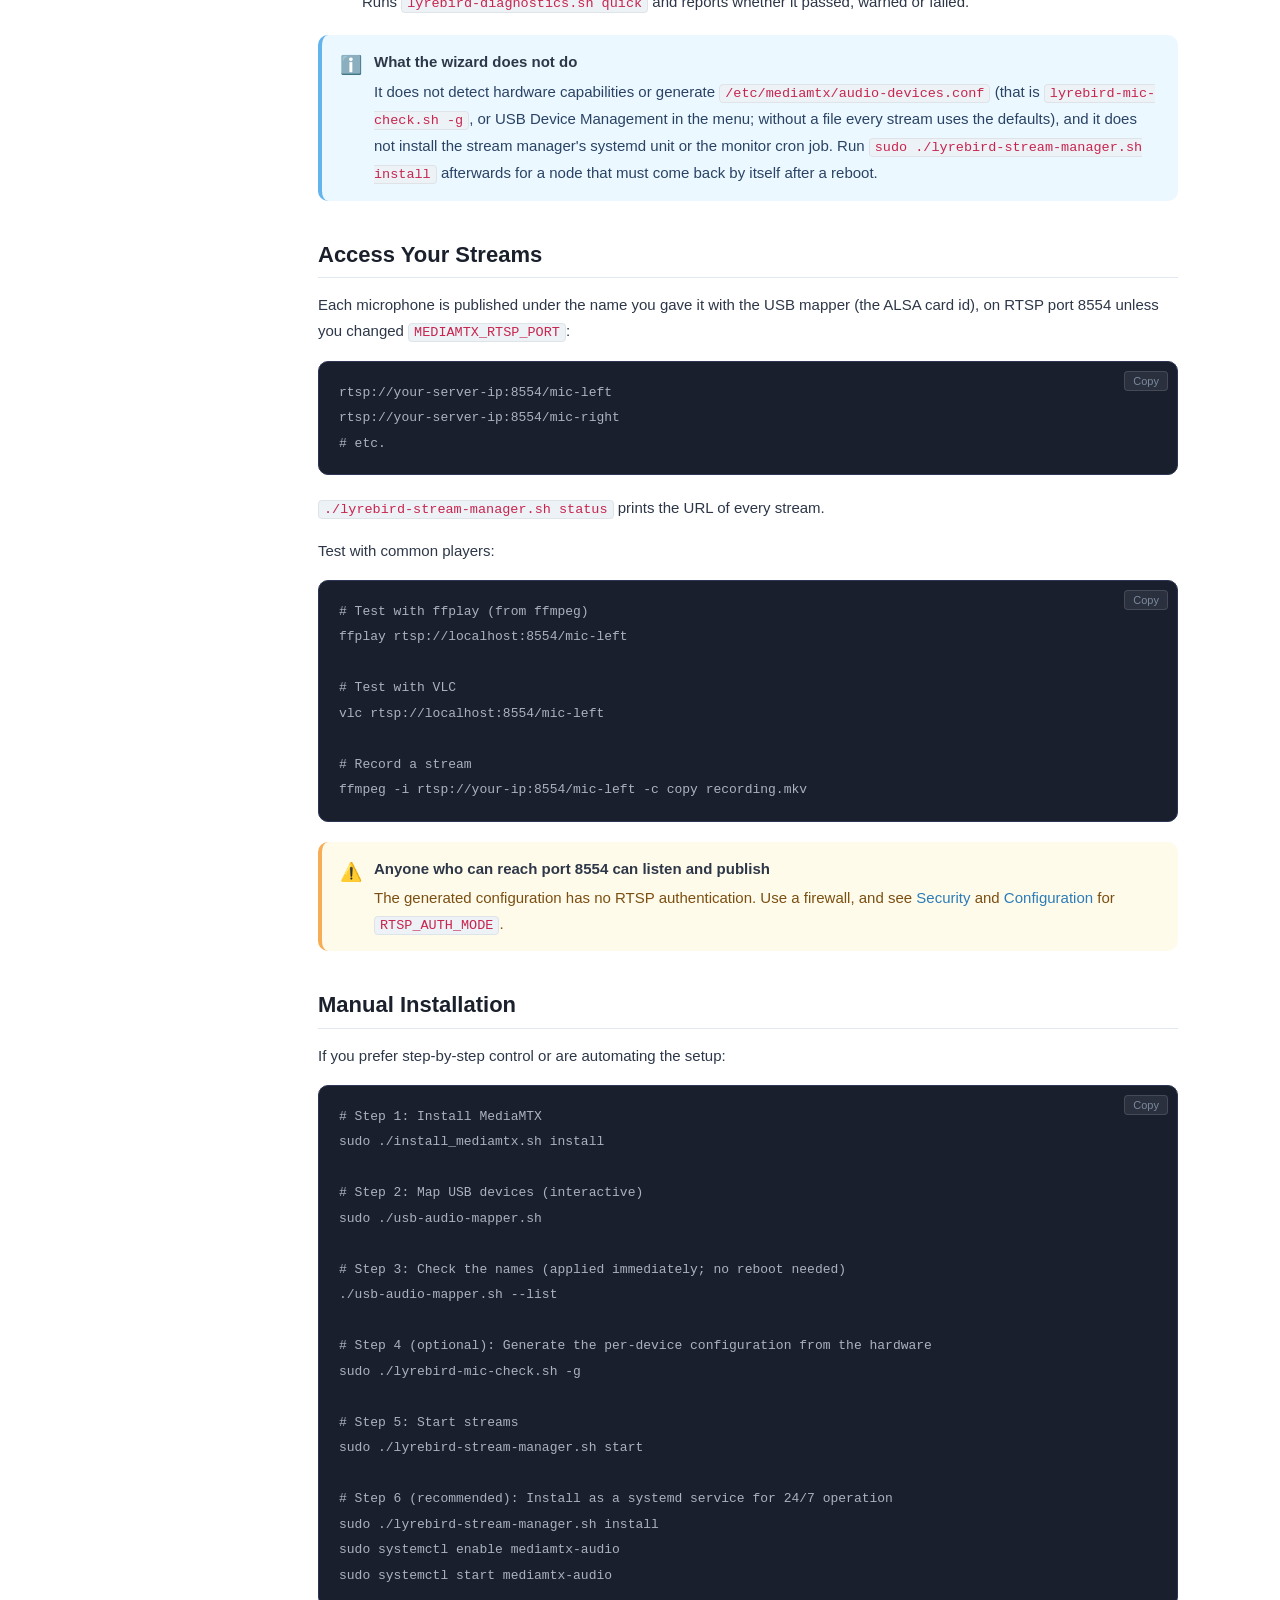
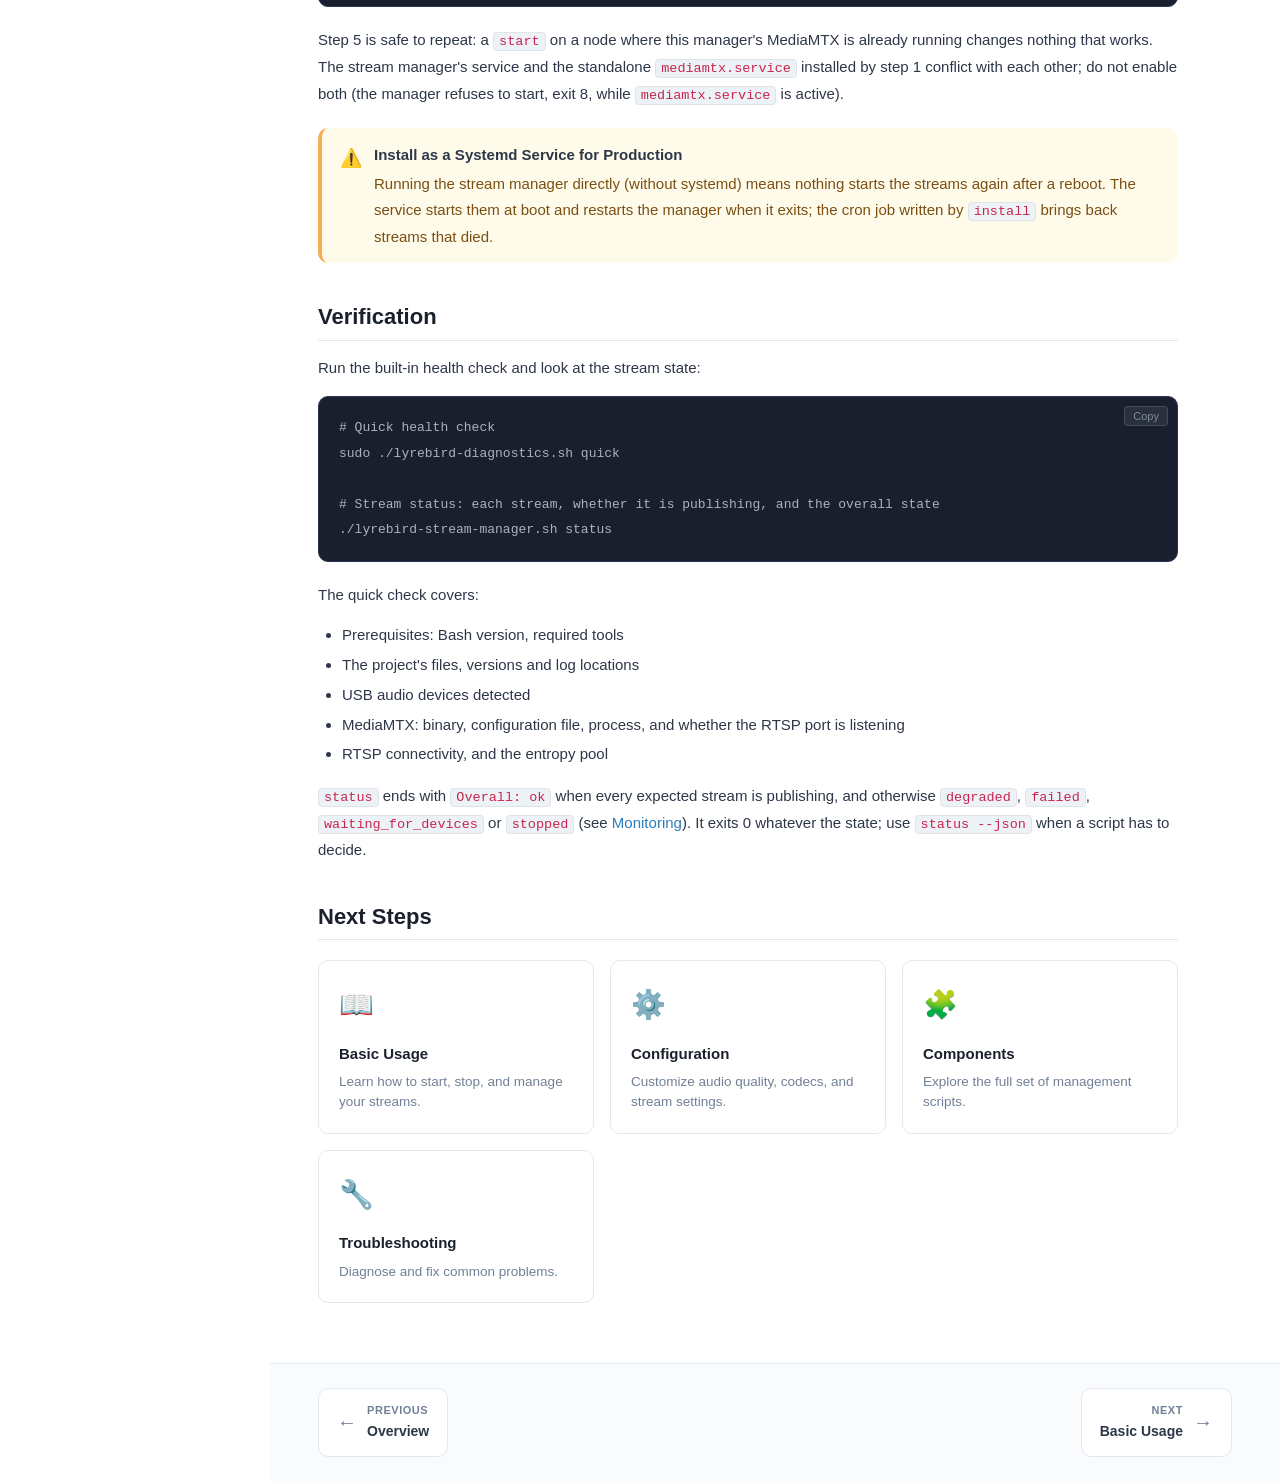
<file: docs/quick-start.html>
<!DOCTYPE html>
<html lang="en">
<head>
  <meta charset="UTF-8">
  <meta name="viewport" content="width=device-width, initial-scale=1.0">
  <title>Quick Start - LyreBirdAudio Docs</title>
  <meta name="description" content="Install LyreBirdAudio and get your first USB microphone streaming over RTSP.">
  <link rel="stylesheet" href="css/style.css">
</head>
<body>

<div id="sidebar-overlay" class="sidebar-overlay"></div>
<aside id="sidebar" class="sidebar"></aside>

<div class="content-wrapper">
  <header id="topbar" class="topbar"></header>

  <main class="content">
    <div class="page-header">
      <span class="page-label">Getting Started</span>
      <h1 class="page-title">Quick Start</h1>
      <p class="page-subtitle">Get LyreBirdAudio installed and streaming, with the guided setup wizard or by hand.</p>
    </div>

    <div class="toc">
      <div class="toc-title">On this page</div>
      <ul class="toc-list">
        <li><a href="#requirements">System Requirements</a></li>
        <li><a href="#clone">Clone the Repository</a></li>
        <li><a href="#wizard">Run the Setup Wizard</a></li>
        <li><a href="#access">Access Your Streams</a></li>
        <li><a href="#installation">Manual Installation</a></li>
        <li><a href="#verification">Verification</a></li>
        <li><a href="#next-steps">Next Steps</a></li>
      </ul>
    </div>

    <h2 id="requirements">System Requirements</h2>

    <h3>Operating System</h3>
    <p>
      A Linux system with systemd, ALSA and udev; the USB mapper and the stream manager do not run elsewhere.
      The scripts are written for Debian-family distributions: Ubuntu 20.04 or newer, Debian 11 or newer, and
      Raspberry Pi OS. That is what the code assumes, not what the project tests. The test suite runs on one Linux
      system (x86_64, Bash 5.2) with stand-ins for USB hardware and for systemd; it has not been run on a Raspberry Pi,
      on ARM, on Bash 4.x or on any distribution above, and no test uses real USB audio hardware or a real systemd manager.
    </p>

    <h3>Hardware</h3>
    <p>
      The installer can fetch MediaMTX builds for x86_64 (amd64), 386, ARM64, ARMv7 and ARMv6. The project has not measured
      CPU, memory or disk needs: watch <code>lyrebird_mediamtx_memory_bytes</code> and <code>lyrebird_stream_memory_bytes</code>
      (see <a href="monitoring.html#prometheus">Monitoring</a>) on your own hardware before you plan for many streams.
    </p>

    <div class="callout warning">
      <span class="callout-icon">⚠️</span>
      <div class="callout-body">
        <strong>USB bandwidth on small boards</strong>
        <p>A Raspberry Pi shares USB bandwidth between its ports, so the project's advice is one or two microphones per board; for more, use a machine with several USB controllers. The test suite does not measure this.</p>
      </div>
    </div>

    <h3>Software Dependencies</h3>
    <p>Verify these are installed before proceeding:</p>
    <pre><code># Check required tools
bash --version           # The scripts check for Bash 4.0 or newer
ffmpeg -version          # Audio capture and encoding
jq --version             # Required by the stream manager (start exits 3 without it)
curl --version           # MediaMTX download, API checks
git --version            # Cloning and the version manager
lsusb                    # From usbutils
arecord --version        # From alsa-utils
flock --version          # From util-linux (installed by default on Debian-family systems)

# Install missing dependencies (Ubuntu/Debian)
sudo apt update
sudo apt install -y ffmpeg jq curl git usbutils alsa-utils</code></pre>

    <p><strong>Optional:</strong></p>
    <pre><code>sudo apt install -y netcat-openbsd  # Only for lyrebird-metrics.sh serve
sudo apt install -y shellcheck bats # Developers only</code></pre>

    <h2 id="clone">Clone the Repository</h2>

    <h3>Option A: Main Branch</h3>
    <pre><code>git clone https://github.com/tomtom215/LyreBirdAudio.git
cd LyreBirdAudio</code></pre>
    <p>The scripts are committed executable: no <code>chmod</code> is needed on <code>main</code>.</p>

    <h3>Option B: A Tagged Release</h3>
    <pre><code>git clone https://github.com/tomtom215/LyreBirdAudio.git
cd LyreBirdAudio

# See which tags contain everything that is on main
git tag --contains origin/main

git checkout vX.Y.Z    # a tag from that list</code></pre>
    <p>A tag made before the scripts were committed executable needs <code>chmod +x *.sh</code> after the checkout; <code>v1.3.0</code> is one (seven of its scripts are mode 100644).</p>

    <div class="callout warning">
      <span class="callout-icon">⚠️</span>
      <div class="callout-body">
        <strong>Do not pin a node to a tag that predates the fixes</strong>
        <p>The newest tag at the time of writing, <code>v1.3.0</code>, was made before the changes these pages describe (the status document, the start policy, the MediaMTX configuration ownership rules, and others). <code>git describe --tags --abbrev=0</code> returns that tag, and the version manager's "latest stable release" is the same tag, so neither gives you the current code until a newer tag exists. If <code>git tag --contains origin/main</code> prints nothing, no release contains the current code yet: use the main branch.</p>
      </div>
    </div>

    <h2 id="wizard">Run the Setup Wizard</h2>
    <p>The Orchestrator's wizard walks through four steps:</p>
    <pre><code>sudo ./lyrebird-orchestrator.sh</code></pre>

    <p>When the menu appears, select <strong>1) Quick Setup Wizard</strong>:</p>
    <ol class="steps">
      <li>
        <div>
          <strong>Install MediaMTX</strong>
          <p>Runs <code>install_mediamtx.sh install</code>: downloads the latest MediaMTX release, verifies its SHA-256 checksum, installs it, and writes <code>/etc/mediamtx/mediamtx.yml</code> and a <code>mediamtx.service</code> unit. If MediaMTX is already installed the wizard carries on.</p>
        </div>
      </li>
      <li>
        <div>
          <strong>Map USB audio devices</strong>
          <p>Opens the USB mapper in interactive mode, which writes udev rules that give each microphone a fixed name tied to its USB port. Names take effect immediately; no reboot is needed.</p>
        </div>
      </li>
      <li>
        <div>
          <strong>Start audio streams</strong>
          <p>Runs the stream manager's <code>start</code> and then reads what it left behind: for each stream whether it is publishing, and for each stream that is not, the reason. The summary at the end says whether setup completed, whether only some of the streams are publishing, whether MediaMTX is running and waiting for a microphone, or that setup did not finish, and lists the real stream URLs.</p>
        </div>
      </li>
      <li>
        <div>
          <strong>Run quick diagnostics</strong>
          <p>Runs <code>lyrebird-diagnostics.sh quick</code> and reports whether it passed, warned or failed.</p>
        </div>
      </li>
    </ol>

    <div class="callout info">
      <span class="callout-icon">ℹ️</span>
      <div class="callout-body">
        <strong>What the wizard does not do</strong>
        <p>It does not detect hardware capabilities or generate <code>/etc/mediamtx/audio-devices.conf</code> (that is <code>lyrebird-mic-check.sh -g</code>, or USB Device Management in the menu; without a file every stream uses the defaults), and it does not install the stream manager's systemd unit or the monitor cron job. Run <code>sudo ./lyrebird-stream-manager.sh install</code> afterwards for a node that must come back by itself after a reboot.</p>
      </div>
    </div>

    <h2 id="access">Access Your Streams</h2>
    <p>Each microphone is published under the name you gave it with the USB mapper (the ALSA card id), on RTSP port 8554 unless you changed <code>MEDIAMTX_RTSP_PORT</code>:</p>
    <pre><code>rtsp://your-server-ip:8554/mic-left
rtsp://your-server-ip:8554/mic-right
# etc.</code></pre>
    <p><code>./lyrebird-stream-manager.sh status</code> prints the URL of every stream.</p>

    <p>Test with common players:</p>
    <pre><code># Test with ffplay (from ffmpeg)
ffplay rtsp://localhost:8554/mic-left

# Test with VLC
vlc rtsp://localhost:8554/mic-left

# Record a stream
ffmpeg -i rtsp://your-ip:8554/mic-left -c copy recording.mkv</code></pre>

    <div class="callout warning">
      <span class="callout-icon">⚠️</span>
      <div class="callout-body">
        <strong>Anyone who can reach port 8554 can listen and publish</strong>
        <p>The generated configuration has no RTSP authentication. Use a firewall, and see <a href="security.html">Security</a> and <a href="configuration.html#mediamtx">Configuration</a> for <code>RTSP_AUTH_MODE</code>.</p>
      </div>
    </div>

    <h2 id="installation">Manual Installation</h2>
    <p>If you prefer step-by-step control or are automating the setup:</p>

    <pre><code># Step 1: Install MediaMTX
sudo ./install_mediamtx.sh install

# Step 2: Map USB devices (interactive)
sudo ./usb-audio-mapper.sh

# Step 3: Check the names (applied immediately; no reboot needed)
./usb-audio-mapper.sh --list

# Step 4 (optional): Generate the per-device configuration from the hardware
sudo ./lyrebird-mic-check.sh -g

# Step 5: Start streams
sudo ./lyrebird-stream-manager.sh start

# Step 6 (recommended): Install as a systemd service for 24/7 operation
sudo ./lyrebird-stream-manager.sh install
sudo systemctl enable mediamtx-audio
sudo systemctl start mediamtx-audio</code></pre>
    <p>
      Step 5 is safe to repeat: a <code>start</code> on a node where this manager's MediaMTX is already running changes
      nothing that works. The stream manager's service and the standalone <code>mediamtx.service</code> installed by step 1
      conflict with each other; do not enable both (the manager refuses to start, exit 8, while <code>mediamtx.service</code> is active).
    </p>

    <div class="callout warning">
      <span class="callout-icon">⚠️</span>
      <div class="callout-body">
        <strong>Install as a Systemd Service for Production</strong>
        <p>Running the stream manager directly (without systemd) means nothing starts the streams again after a reboot. The service starts them at boot and restarts the manager when it exits; the cron job written by <code>install</code> brings back streams that died.</p>
      </div>
    </div>

    <h2 id="verification">Verification</h2>
    <p>Run the built-in health check and look at the stream state:</p>
    <pre><code># Quick health check
sudo ./lyrebird-diagnostics.sh quick

# Stream status: each stream, whether it is publishing, and the overall state
./lyrebird-stream-manager.sh status</code></pre>

    <p>The quick check covers:</p>
    <ul>
      <li>Prerequisites: Bash version, required tools</li>
      <li>The project's files, versions and log locations</li>
      <li>USB audio devices detected</li>
      <li>MediaMTX: binary, configuration file, process, and whether the RTSP port is listening</li>
      <li>RTSP connectivity, and the entropy pool</li>
    </ul>
    <p>
      <code>status</code> ends with <code>Overall: ok</code> when every expected stream is publishing, and otherwise
      <code>degraded</code>, <code>failed</code>, <code>waiting_for_devices</code> or <code>stopped</code>
      (see <a href="monitoring.html#status-file">Monitoring</a>). It exits 0 whatever the state; use
      <code>status --json</code> when a script has to decide.
    </p>

    <h2 id="next-steps">Next Steps</h2>
    <div class="card-grid">
      <a href="usage.html" class="card">
        <div class="card-icon">📖</div>
        <div class="card-title">Basic Usage</div>
        <div class="card-desc">Learn how to start, stop, and manage your streams.</div>
      </a>
      <a href="configuration.html" class="card">
        <div class="card-icon">⚙️</div>
        <div class="card-title">Configuration</div>
        <div class="card-desc">Customize audio quality, codecs, and stream settings.</div>
      </a>
      <a href="components.html" class="card">
        <div class="card-icon">🧩</div>
        <div class="card-title">Components</div>
        <div class="card-desc">Explore the full set of management scripts.</div>
      </a>
      <a href="troubleshooting.html" class="card">
        <div class="card-icon">🔧</div>
        <div class="card-title">Troubleshooting</div>
        <div class="card-desc">Diagnose and fix common problems.</div>
      </a>
    </div>

  </main>
  <nav id="page-nav" class="page-nav"></nav>
</div>

<script src="js/nav.js"></script>
<script src="js/search.js"></script>
</body>
</html>
</file>
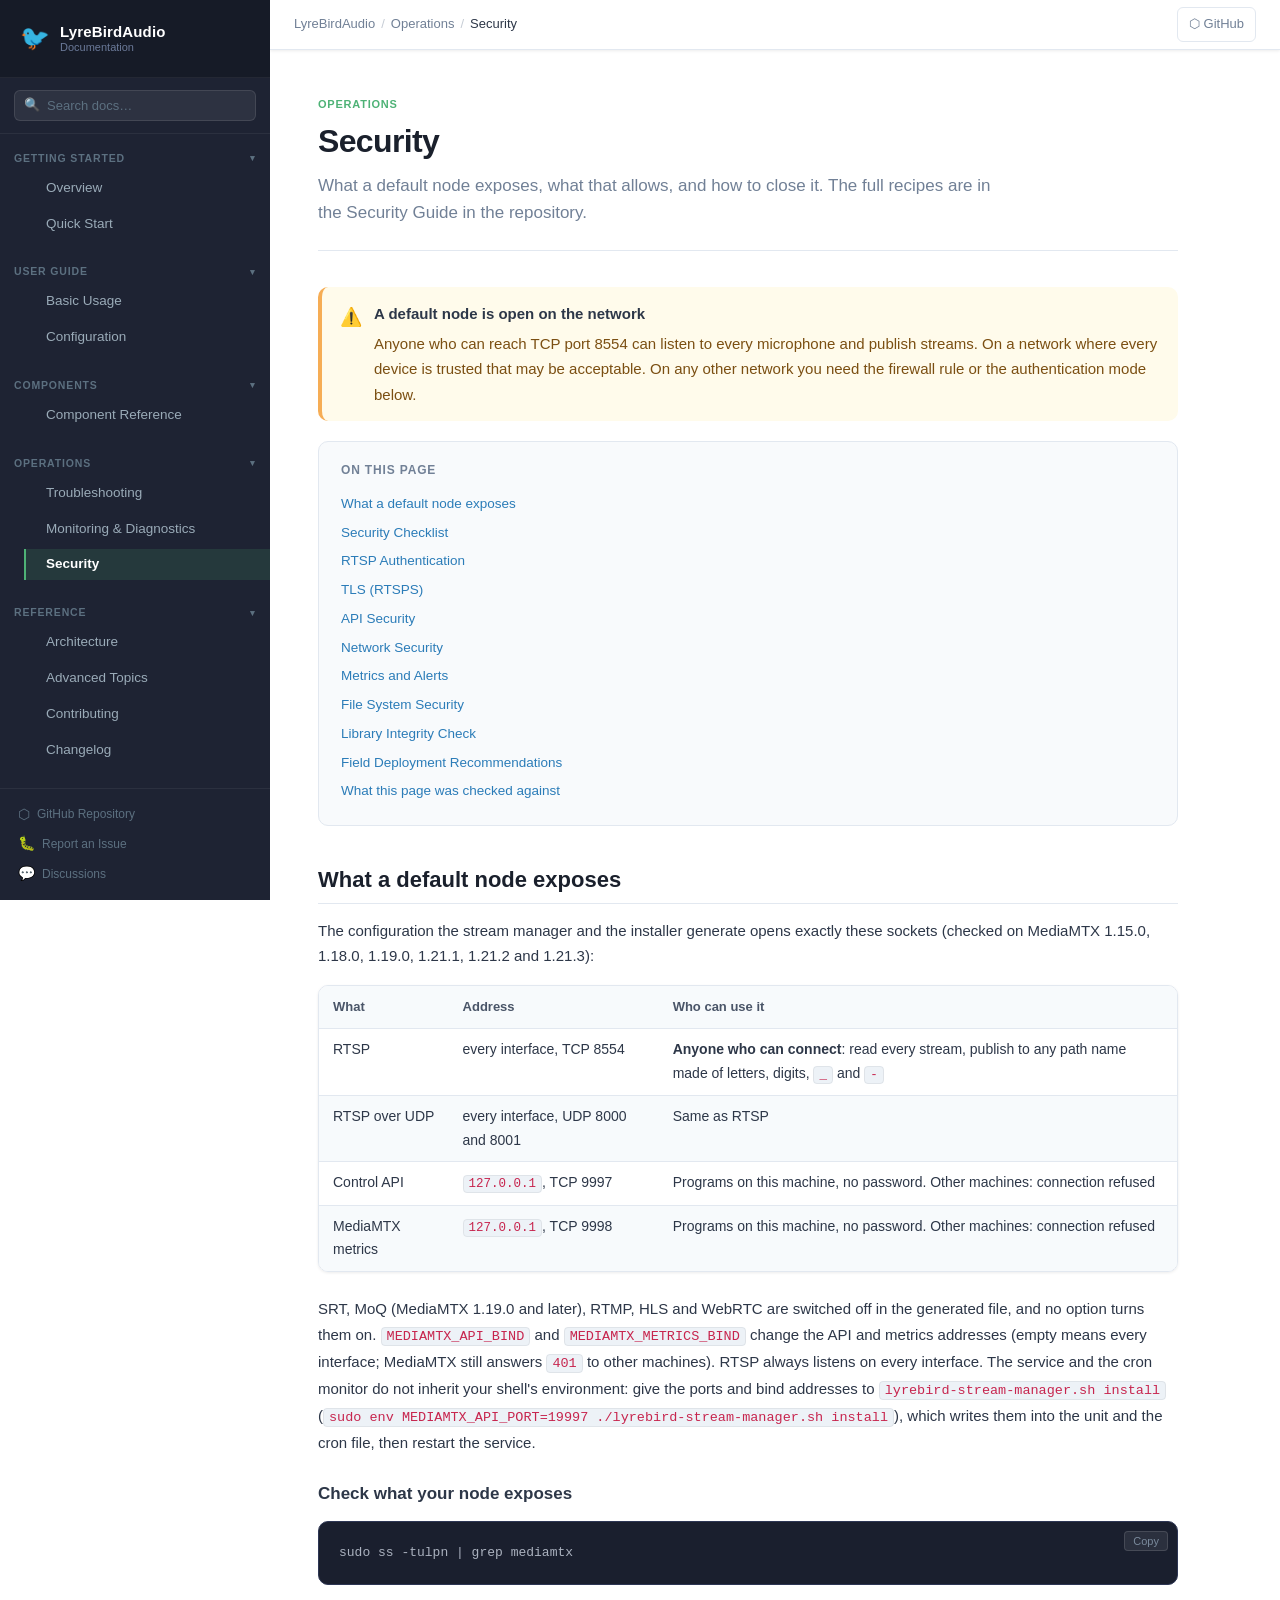
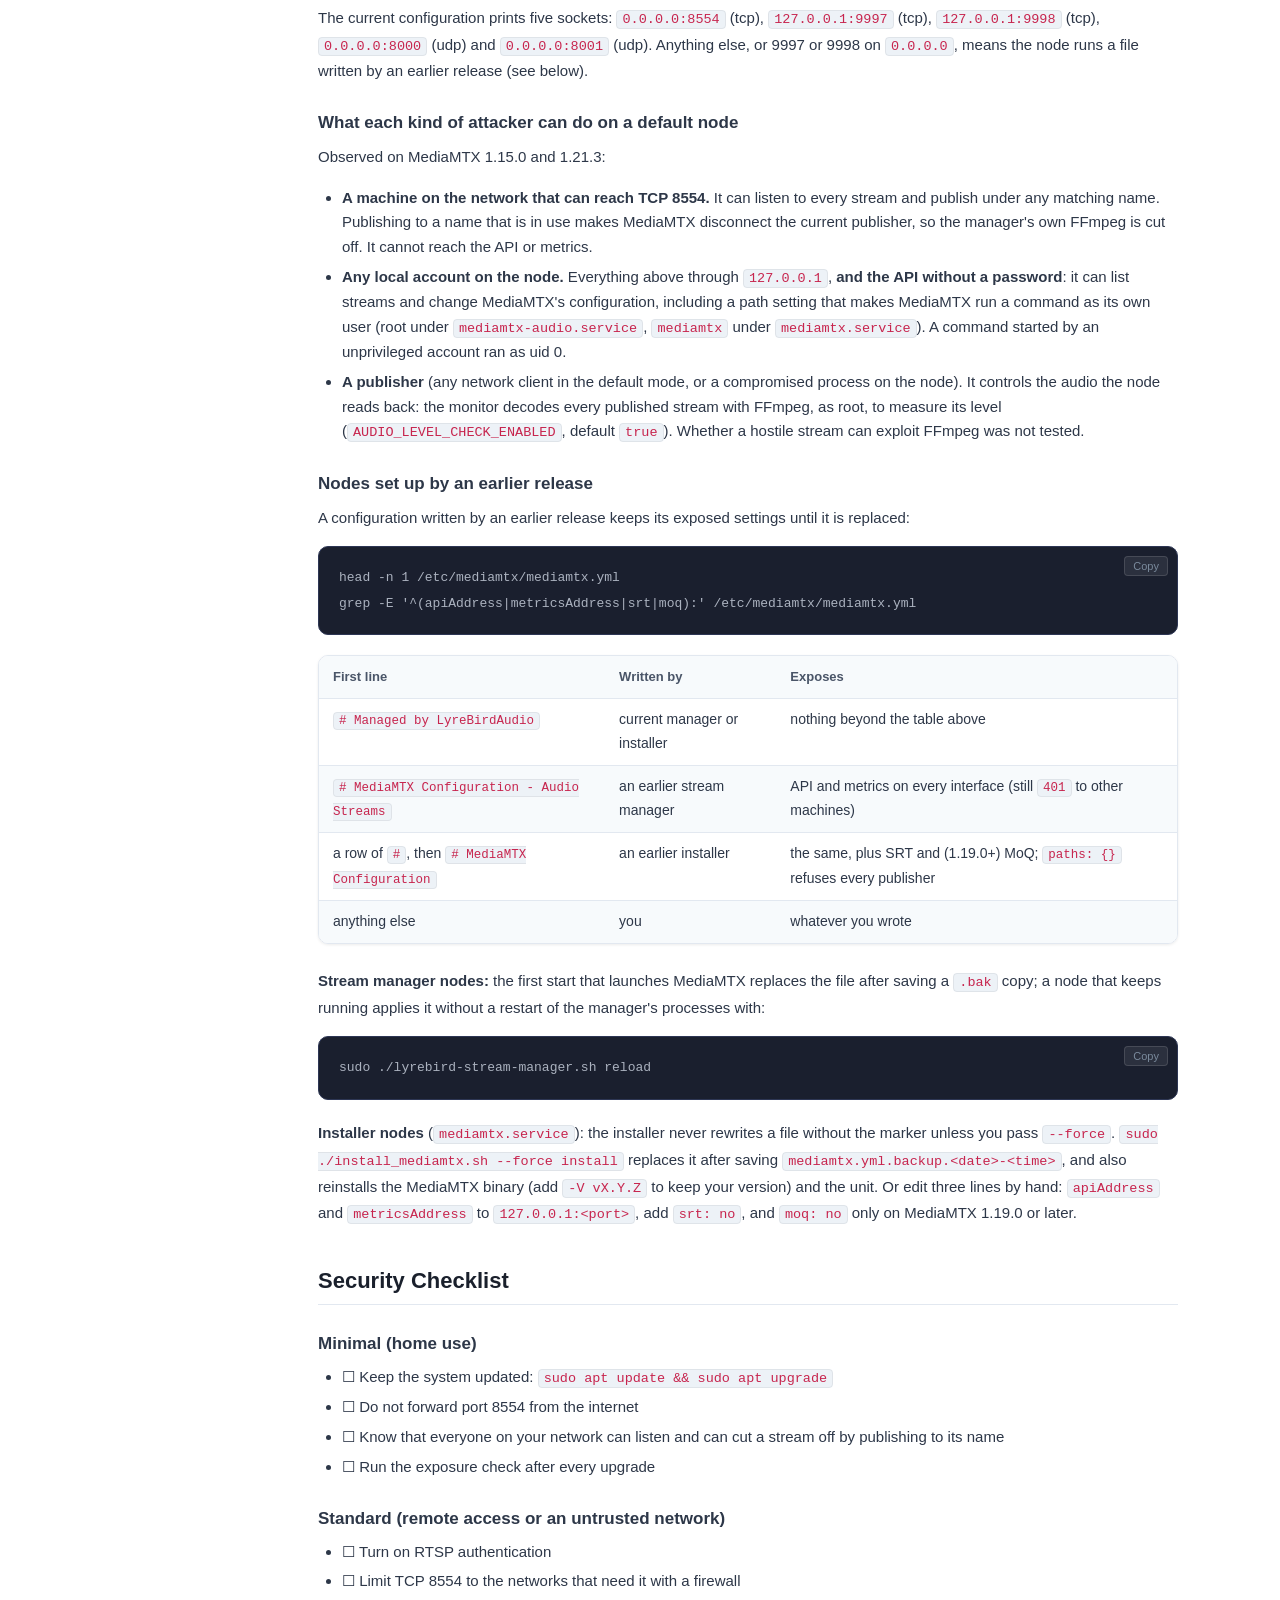
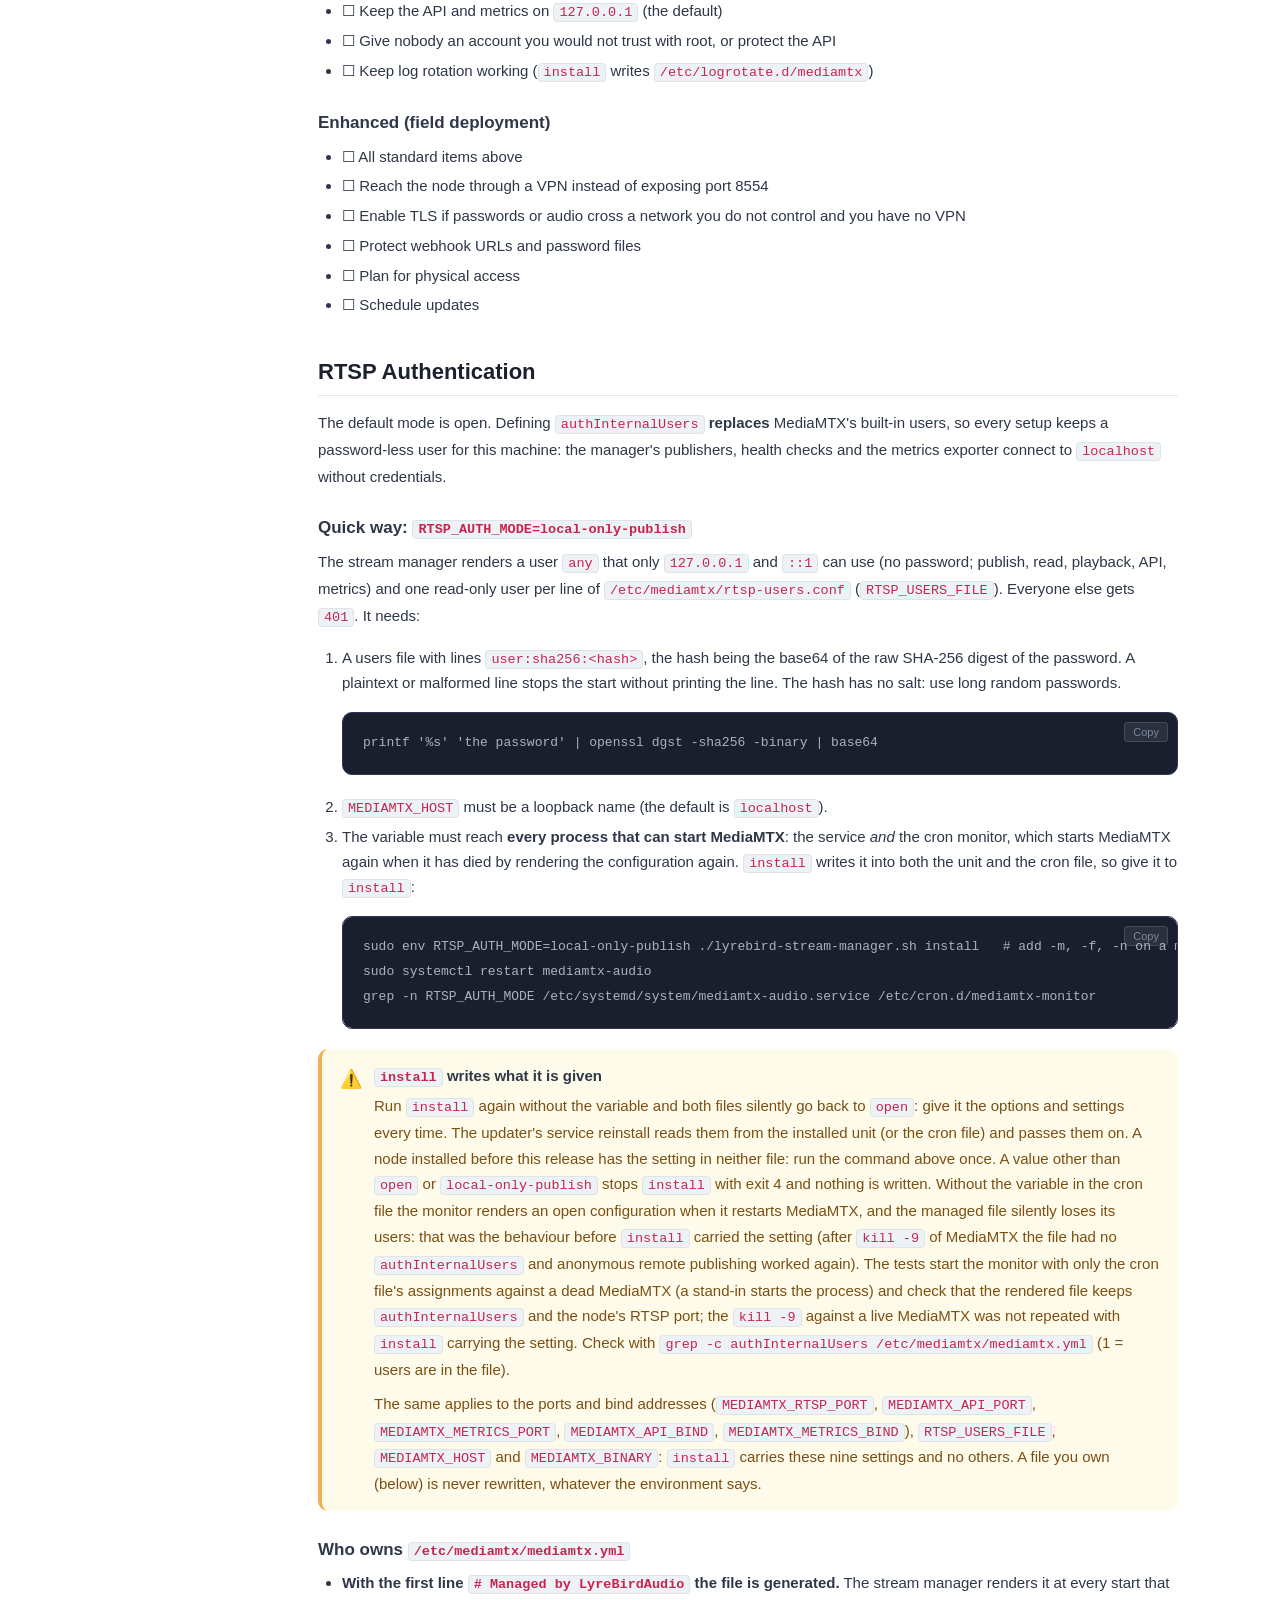
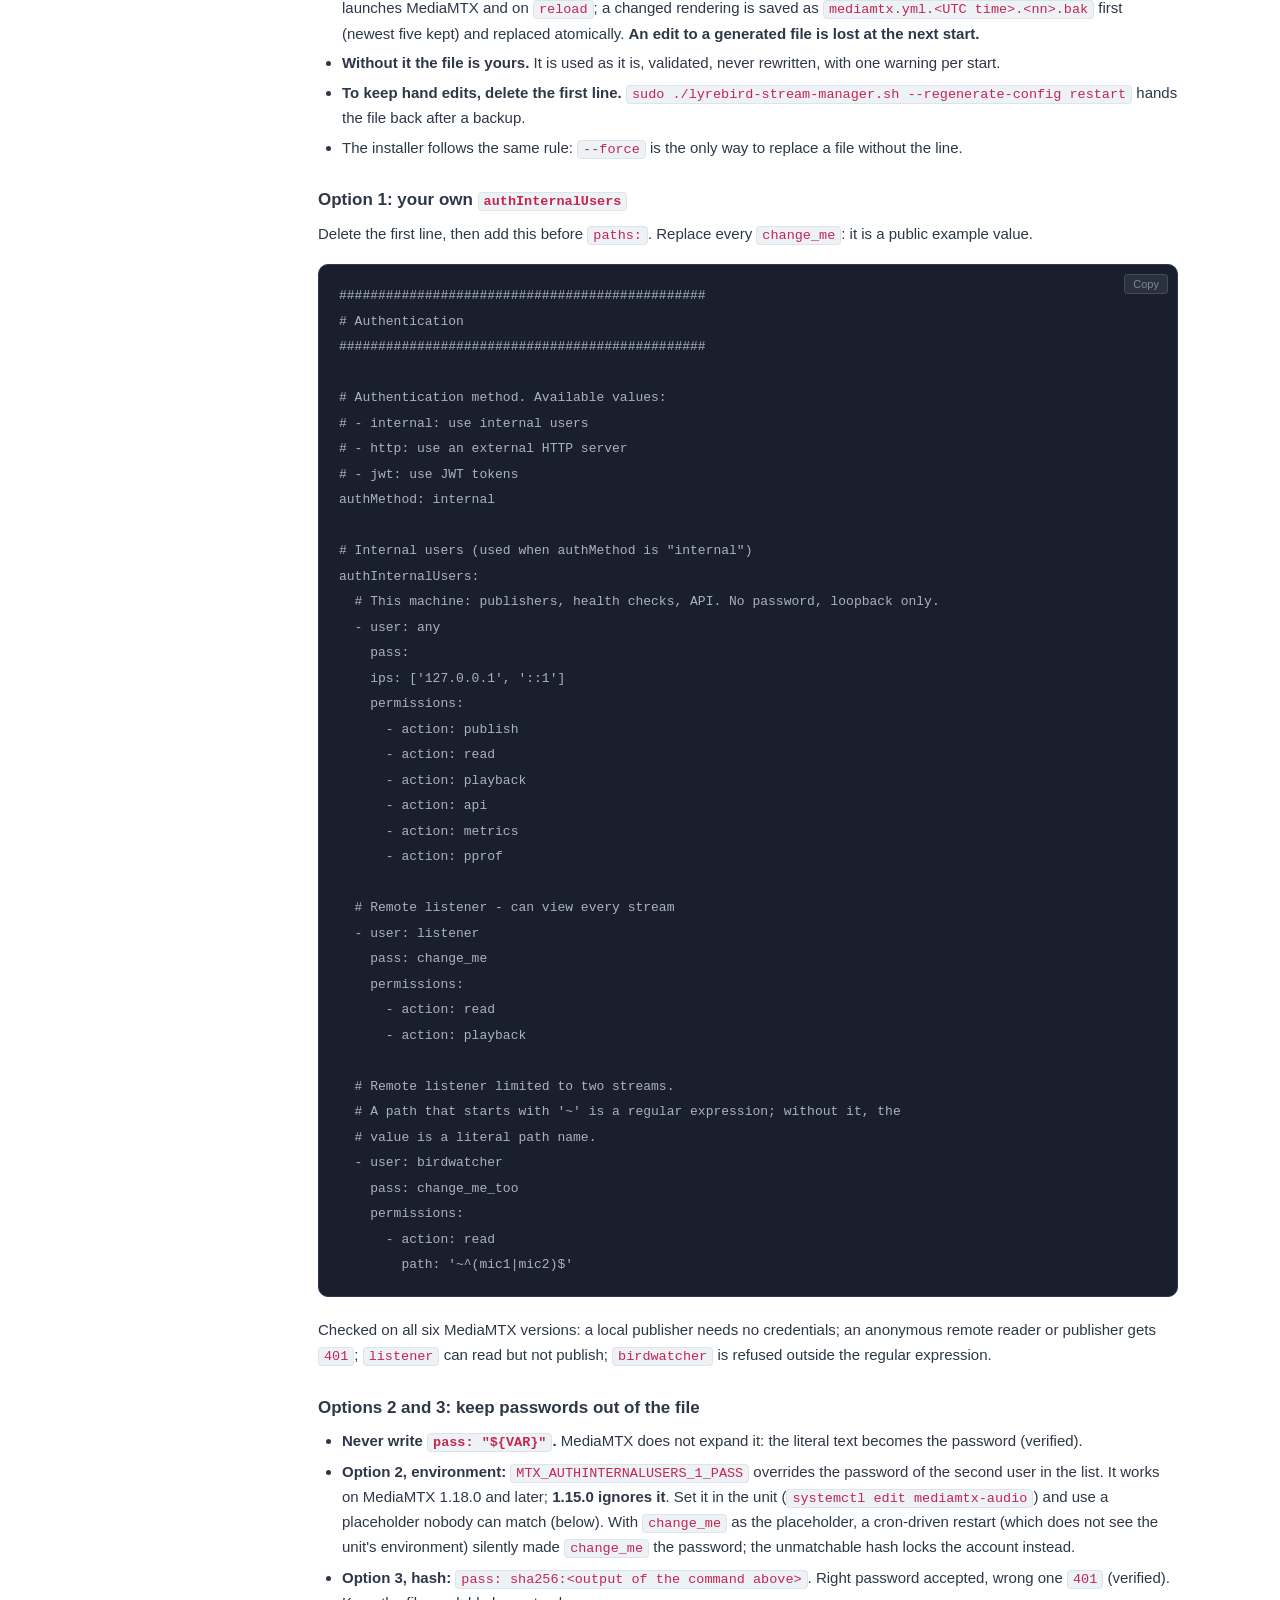
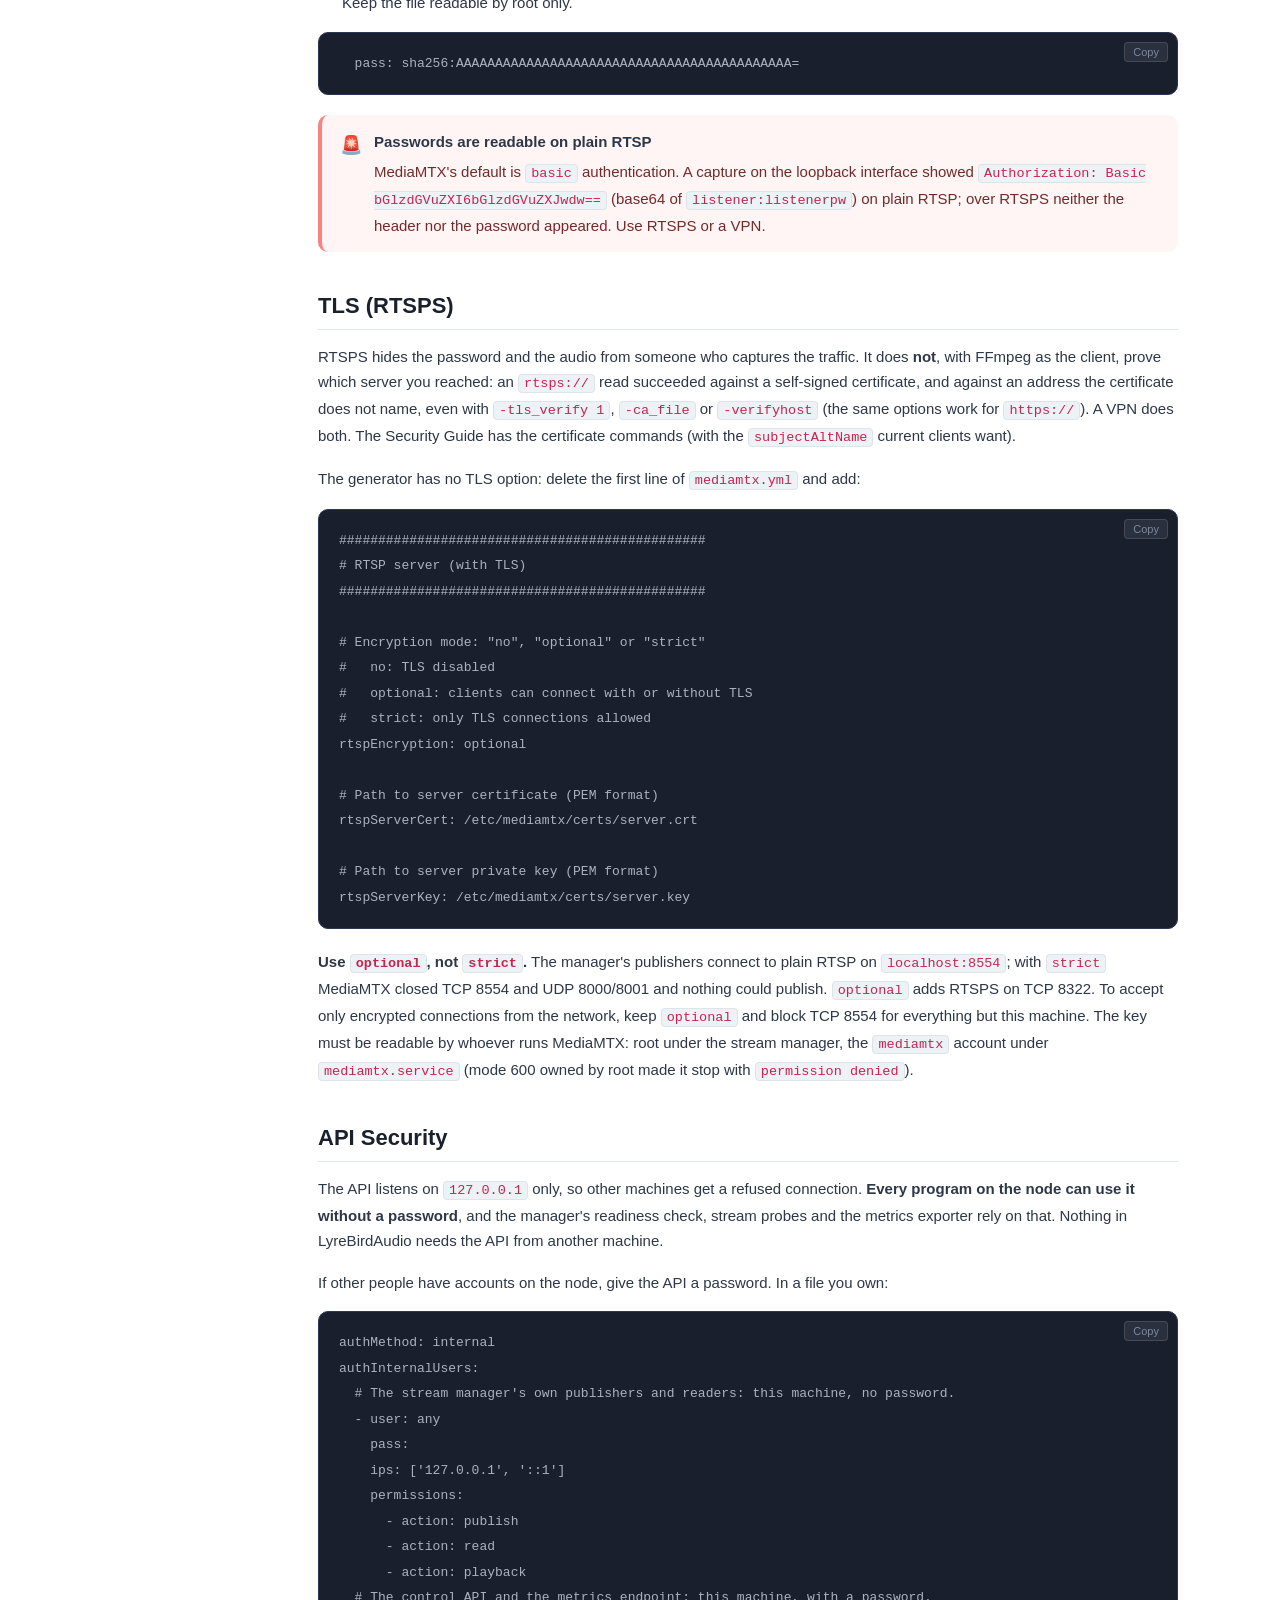
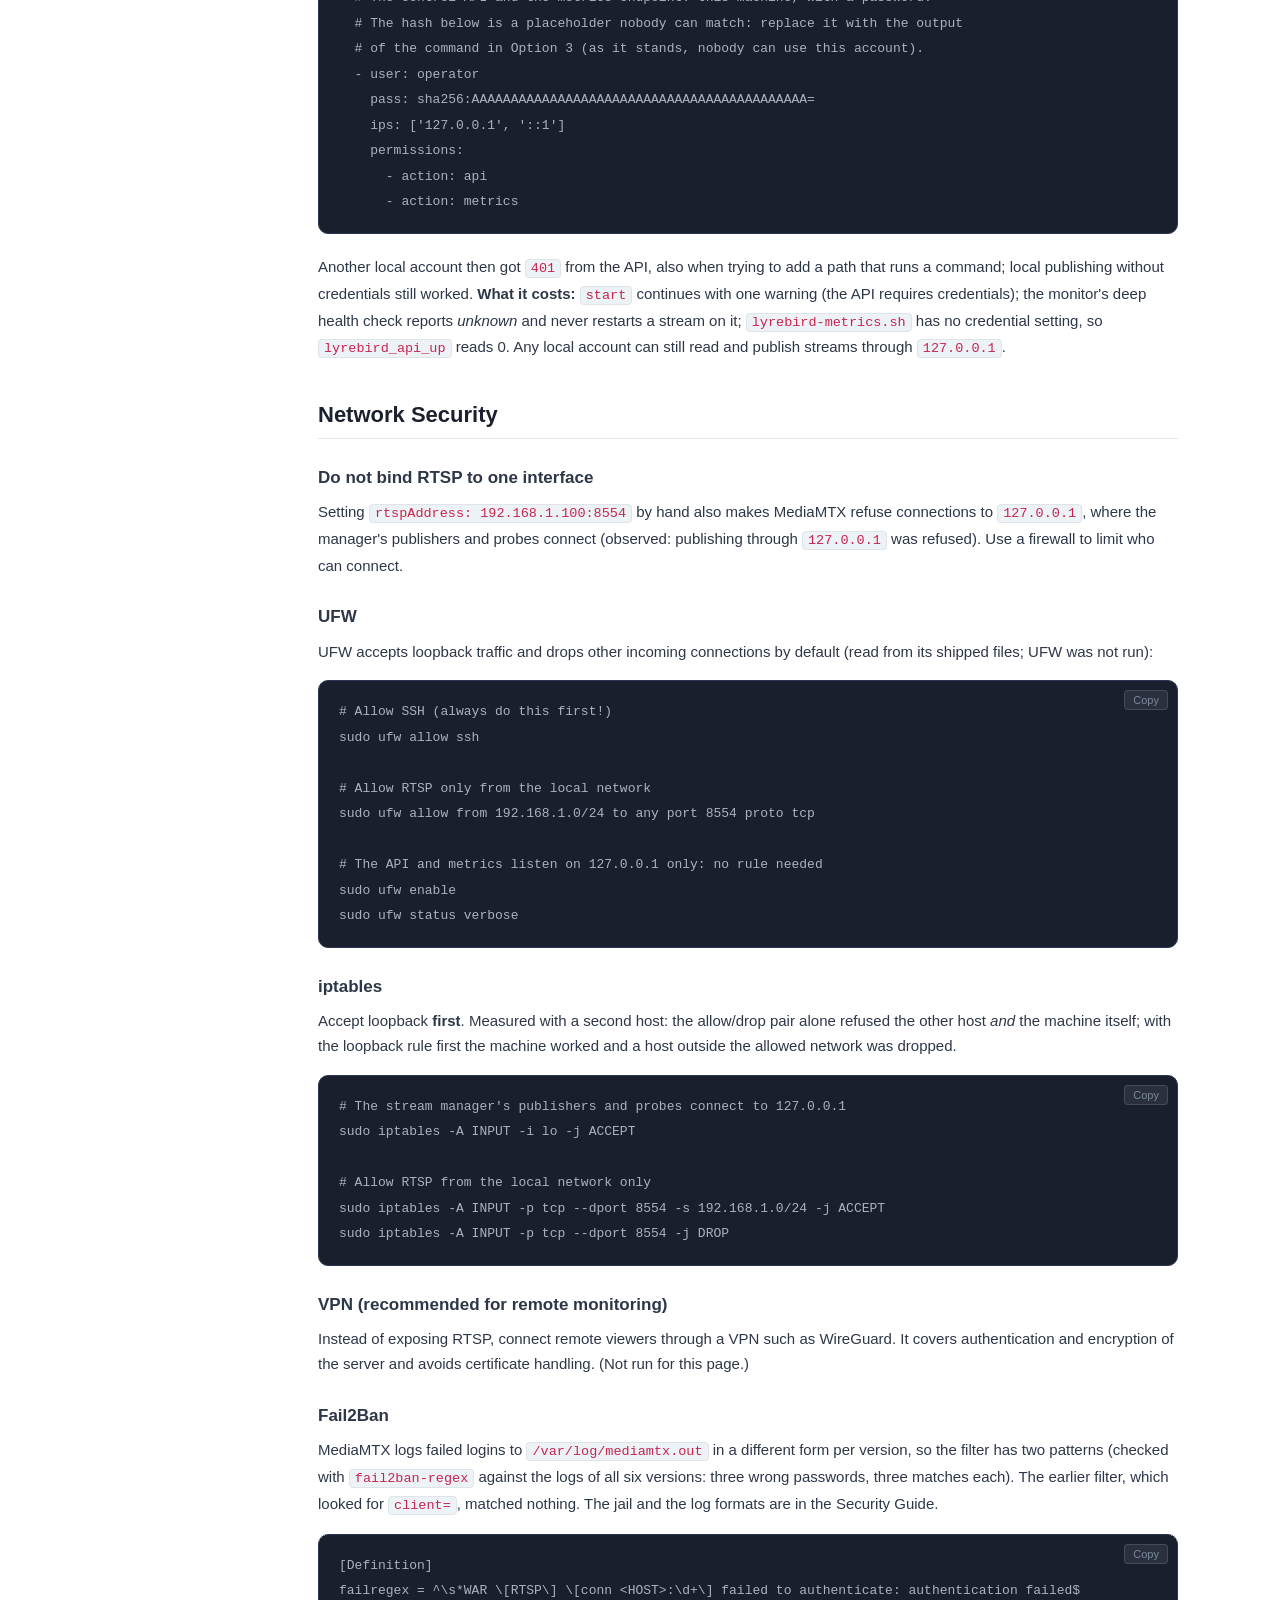
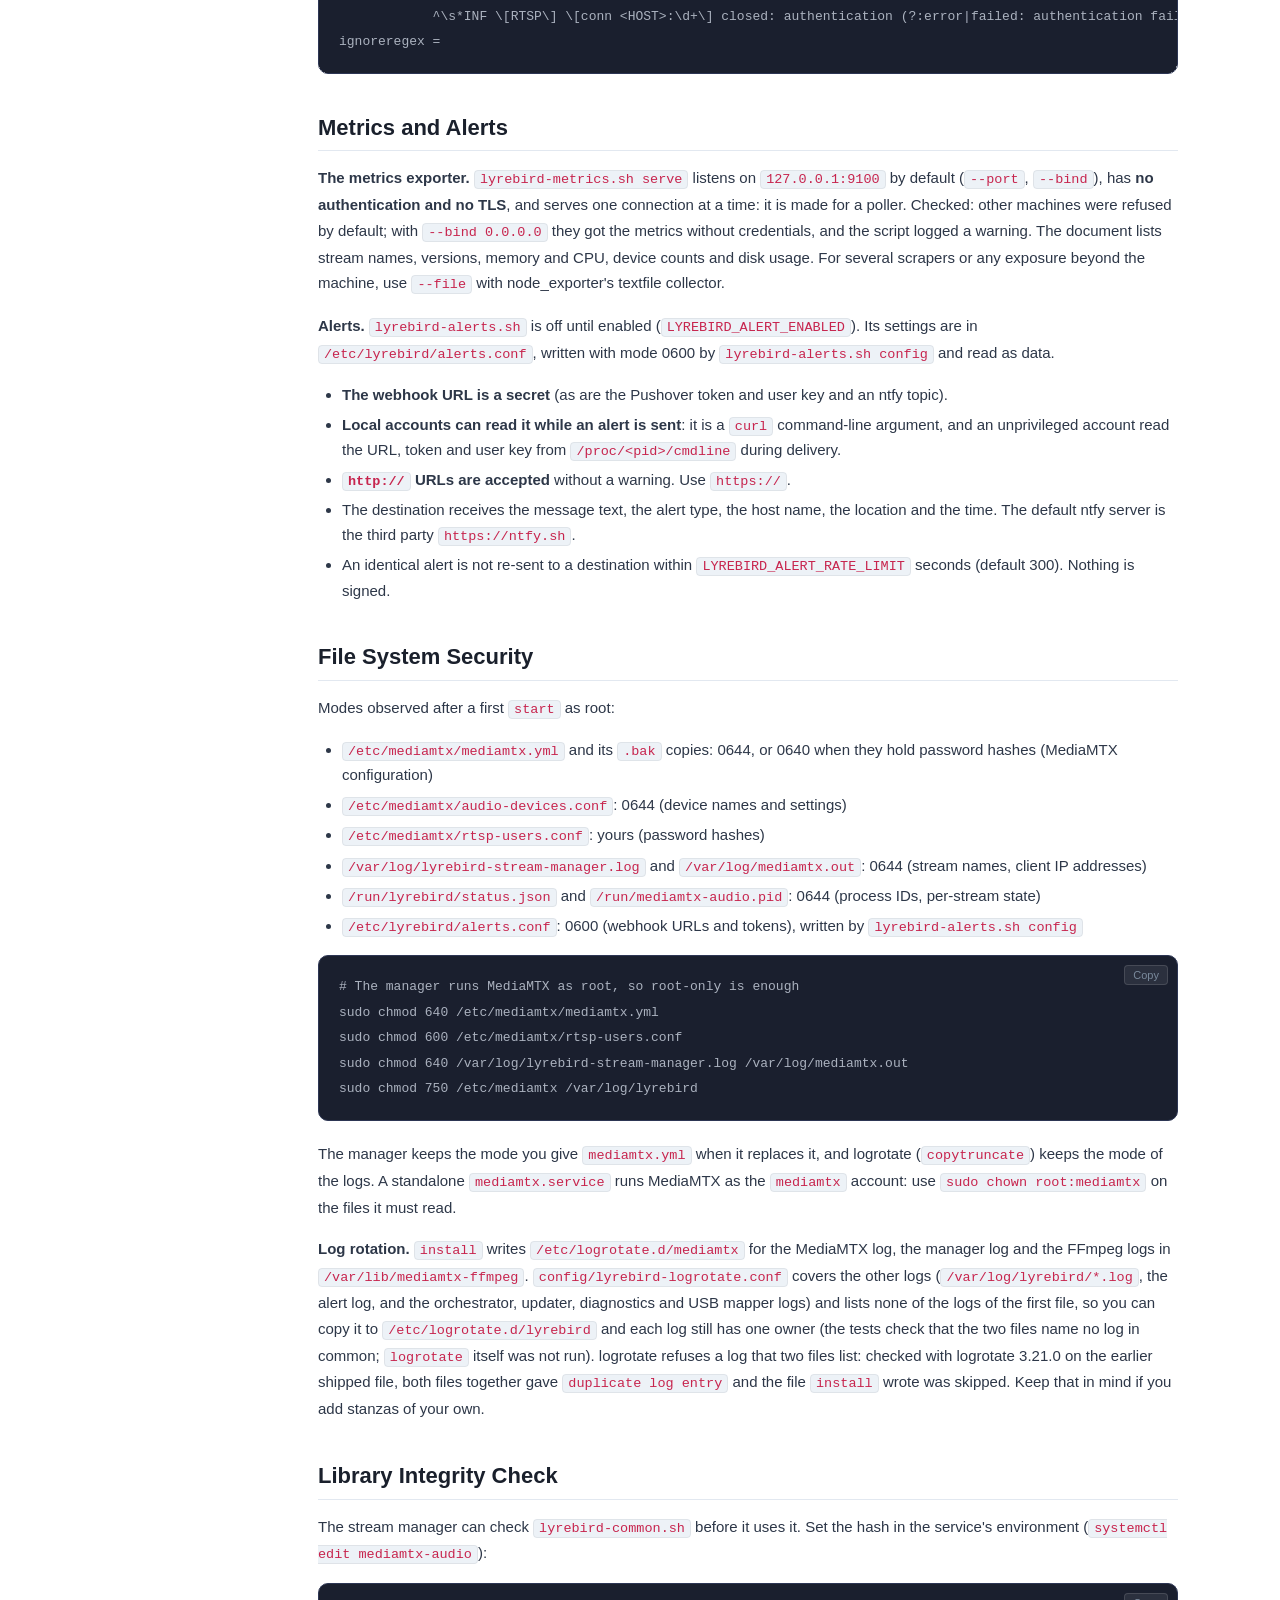
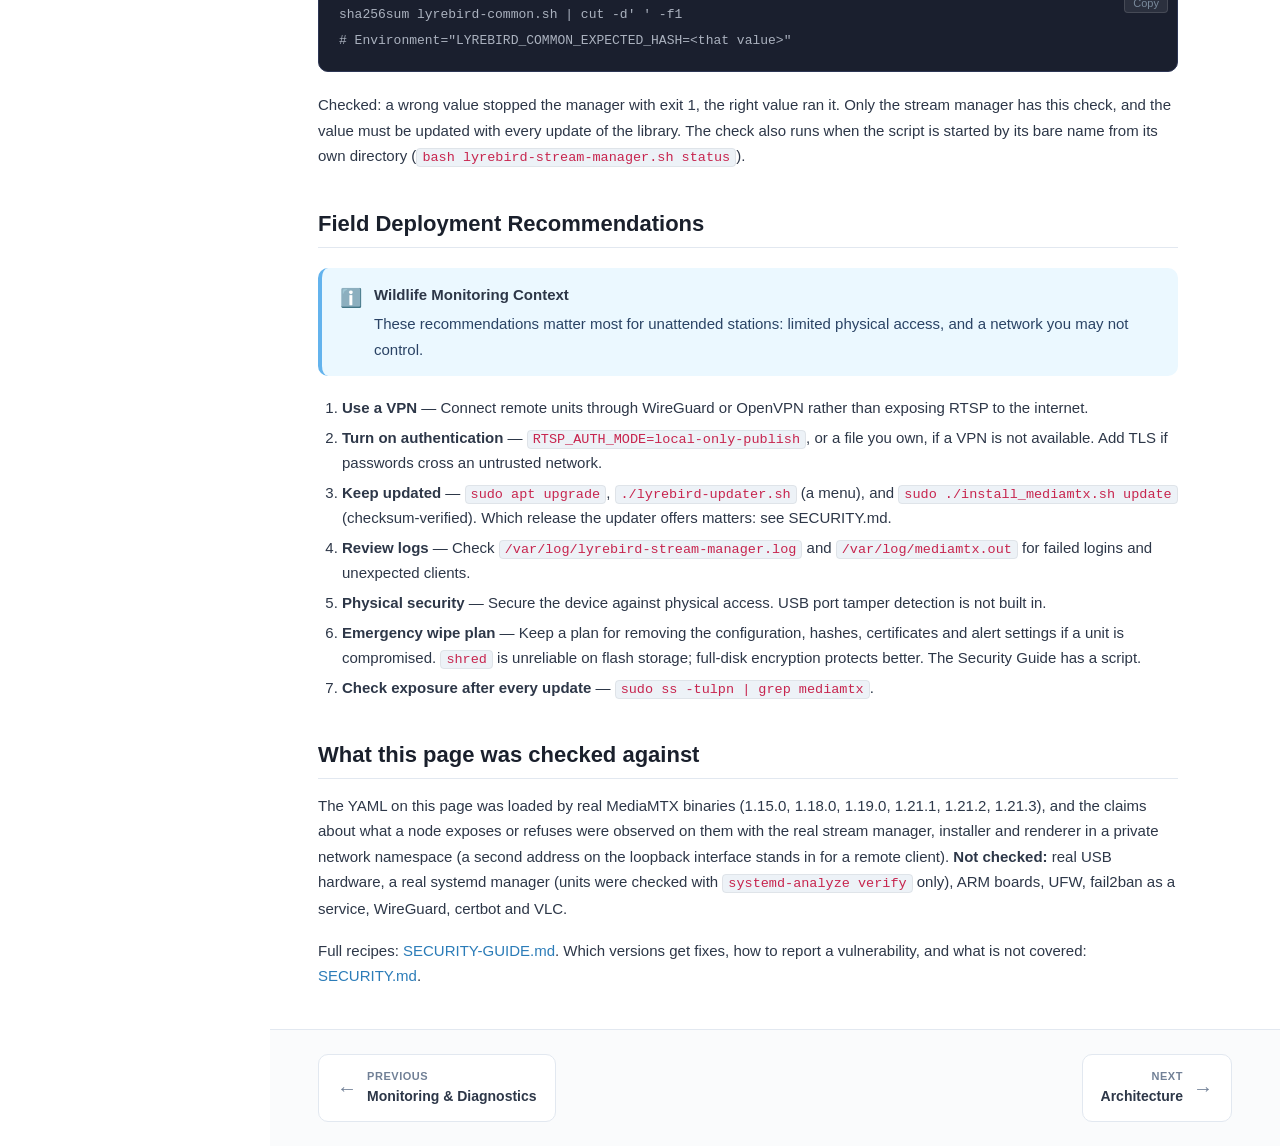
<file: docs/security.html>
<!DOCTYPE html>
<html lang="en">
<head>
  <meta charset="UTF-8">
  <meta name="viewport" content="width=device-width, initial-scale=1.0">
  <title>Security - LyreBirdAudio Docs</title>
  <meta name="description" content="What a LyreBirdAudio node exposes by default, what an attacker can do with it, and how to close it: RTSP authentication, TLS, firewall, metrics and alerts.">
  <link rel="stylesheet" href="css/style.css">
</head>
<body>

<div id="sidebar-overlay" class="sidebar-overlay"></div>
<aside id="sidebar" class="sidebar"></aside>

<div class="content-wrapper">
  <header id="topbar" class="topbar"></header>

  <main class="content">
    <div class="page-header">
      <span class="page-label">Operations</span>
      <h1 class="page-title">Security</h1>
      <p class="page-subtitle">What a default node exposes, what that allows, and how to close it. The full recipes are in the Security Guide in the repository.</p>
    </div>

    <div class="callout warning">
      <span class="callout-icon">⚠️</span>
      <div class="callout-body">
        <strong>A default node is open on the network</strong>
        <p>Anyone who can reach TCP port 8554 can listen to every microphone and publish streams. On a network where every device is trusted that may be acceptable. On any other network you need the firewall rule or the authentication mode below.</p>
      </div>
    </div>

    <div class="toc">
      <div class="toc-title">On this page</div>
      <ul class="toc-list">
        <li><a href="#model">What a default node exposes</a></li>
        <li><a href="#checklist">Security Checklist</a></li>
        <li><a href="#rtsp-auth">RTSP Authentication</a></li>
        <li><a href="#tls">TLS (RTSPS)</a></li>
        <li><a href="#api-security">API Security</a></li>
        <li><a href="#network">Network Security</a></li>
        <li><a href="#metrics-alerts">Metrics and Alerts</a></li>
        <li><a href="#file-security">File System Security</a></li>
        <li><a href="#integrity">Library Integrity Check</a></li>
        <li><a href="#field">Field Deployment Recommendations</a></li>
        <li><a href="#verified">What this page was checked against</a></li>
      </ul>
    </div>

    <h2 id="model">What a default node exposes</h2>
    <p>The configuration the stream manager and the installer generate opens exactly these sockets (checked on MediaMTX 1.15.0, 1.18.0, 1.19.0, 1.21.1, 1.21.2 and 1.21.3):</p>
    <div class="table-wrapper">
      <table>
        <thead><tr><th>What</th><th>Address</th><th>Who can use it</th></tr></thead>
        <tbody>
          <tr>
            <td>RTSP</td>
            <td>every interface, TCP 8554</td>
            <td><strong>Anyone who can connect</strong>: read every stream, publish to any path name made of letters, digits, <code>_</code> and <code>-</code></td>
          </tr>
          <tr>
            <td>RTSP over UDP</td>
            <td>every interface, UDP 8000 and 8001</td>
            <td>Same as RTSP</td>
          </tr>
          <tr>
            <td>Control API</td>
            <td><code>127.0.0.1</code>, TCP 9997</td>
            <td>Programs on this machine, no password. Other machines: connection refused</td>
          </tr>
          <tr>
            <td>MediaMTX metrics</td>
            <td><code>127.0.0.1</code>, TCP 9998</td>
            <td>Programs on this machine, no password. Other machines: connection refused</td>
          </tr>
        </tbody>
      </table>
    </div>
    <p>SRT, MoQ (MediaMTX 1.19.0 and later), RTMP, HLS and WebRTC are switched off in the generated file, and no option turns them on. <code>MEDIAMTX_API_BIND</code> and <code>MEDIAMTX_METRICS_BIND</code> change the API and metrics addresses (empty means every interface; MediaMTX still answers <code>401</code> to other machines). RTSP always listens on every interface. The service and the cron monitor do not inherit your shell's environment: give the ports and bind addresses to <code>lyrebird-stream-manager.sh install</code> (<code>sudo env MEDIAMTX_API_PORT=19997 ./lyrebird-stream-manager.sh install</code>), which writes them into the unit and the cron file, then restart the service.</p>

    <h3>Check what your node exposes</h3>
    <pre><code>sudo ss -tulpn | grep mediamtx</code></pre>
    <p>The current configuration prints five sockets: <code>0.0.0.0:8554</code> (tcp), <code>127.0.0.1:9997</code> (tcp), <code>127.0.0.1:9998</code> (tcp), <code>0.0.0.0:8000</code> (udp) and <code>0.0.0.0:8001</code> (udp). Anything else, or 9997 or 9998 on <code>0.0.0.0</code>, means the node runs a file written by an earlier release (see below).</p>

    <h3>What each kind of attacker can do on a default node</h3>
    <p>Observed on MediaMTX 1.15.0 and 1.21.3:</p>
    <ul>
      <li><strong>A machine on the network that can reach TCP 8554.</strong> It can listen to every stream and publish under any matching name. Publishing to a name that is in use makes MediaMTX disconnect the current publisher, so the manager's own FFmpeg is cut off. It cannot reach the API or metrics.</li>
      <li><strong>Any local account on the node.</strong> Everything above through <code>127.0.0.1</code>, <strong>and the API without a password</strong>: it can list streams and change MediaMTX's configuration, including a path setting that makes MediaMTX run a command as its own user (root under <code>mediamtx-audio.service</code>, <code>mediamtx</code> under <code>mediamtx.service</code>). A command started by an unprivileged account ran as uid 0.</li>
      <li><strong>A publisher</strong> (any network client in the default mode, or a compromised process on the node). It controls the audio the node reads back: the monitor decodes every published stream with FFmpeg, as root, to measure its level (<code>AUDIO_LEVEL_CHECK_ENABLED</code>, default <code>true</code>). Whether a hostile stream can exploit FFmpeg was not tested.</li>
    </ul>

    <h3>Nodes set up by an earlier release</h3>
    <p>A configuration written by an earlier release keeps its exposed settings until it is replaced:</p>
    <pre><code>head -n 1 /etc/mediamtx/mediamtx.yml
grep -E '^(apiAddress|metricsAddress|srt|moq):' /etc/mediamtx/mediamtx.yml</code></pre>
    <div class="table-wrapper">
      <table>
        <thead><tr><th>First line</th><th>Written by</th><th>Exposes</th></tr></thead>
        <tbody>
          <tr><td><code># Managed by LyreBirdAudio</code></td><td>current manager or installer</td><td>nothing beyond the table above</td></tr>
          <tr><td><code># MediaMTX Configuration - Audio Streams</code></td><td>an earlier stream manager</td><td>API and metrics on every interface (still <code>401</code> to other machines)</td></tr>
          <tr><td>a row of <code>#</code>, then <code># MediaMTX Configuration</code></td><td>an earlier installer</td><td>the same, plus SRT and (1.19.0+) MoQ; <code>paths: {}</code> refuses every publisher</td></tr>
          <tr><td>anything else</td><td>you</td><td>whatever you wrote</td></tr>
        </tbody>
      </table>
    </div>
    <p><strong>Stream manager nodes:</strong> the first start that launches MediaMTX replaces the file after saving a <code>.bak</code> copy; a node that keeps running applies it without a restart of the manager's processes with:</p>
    <pre><code>sudo ./lyrebird-stream-manager.sh reload</code></pre>
    <p><strong>Installer nodes</strong> (<code>mediamtx.service</code>): the installer never rewrites a file without the marker unless you pass <code>--force</code>. <code>sudo ./install_mediamtx.sh --force install</code> replaces it after saving <code>mediamtx.yml.backup.&lt;date&gt;-&lt;time&gt;</code>, and also reinstalls the MediaMTX binary (add <code>-V vX.Y.Z</code> to keep your version) and the unit. Or edit three lines by hand: <code>apiAddress</code> and <code>metricsAddress</code> to <code>127.0.0.1:&lt;port&gt;</code>, add <code>srt: no</code>, and <code>moq: no</code> only on MediaMTX 1.19.0 or later.</p>

    <h2 id="checklist">Security Checklist</h2>

    <h3>Minimal (home use)</h3>
    <ul>
      <li>☐ Keep the system updated: <code>sudo apt update &amp;&amp; sudo apt upgrade</code></li>
      <li>☐ Do not forward port 8554 from the internet</li>
      <li>☐ Know that everyone on your network can listen and can cut a stream off by publishing to its name</li>
      <li>☐ Run the exposure check after every upgrade</li>
    </ul>

    <h3>Standard (remote access or an untrusted network)</h3>
    <ul>
      <li>☐ Turn on RTSP authentication</li>
      <li>☐ Limit TCP 8554 to the networks that need it with a firewall</li>
      <li>☐ Keep the API and metrics on <code>127.0.0.1</code> (the default)</li>
      <li>☐ Give nobody an account you would not trust with root, or protect the API</li>
      <li>☐ Keep log rotation working (<code>install</code> writes <code>/etc/logrotate.d/mediamtx</code>)</li>
    </ul>

    <h3>Enhanced (field deployment)</h3>
    <ul>
      <li>☐ All standard items above</li>
      <li>☐ Reach the node through a VPN instead of exposing port 8554</li>
      <li>☐ Enable TLS if passwords or audio cross a network you do not control and you have no VPN</li>
      <li>☐ Protect webhook URLs and password files</li>
      <li>☐ Plan for physical access</li>
      <li>☐ Schedule updates</li>
    </ul>

    <h2 id="rtsp-auth">RTSP Authentication</h2>
    <p>The default mode is open. Defining <code>authInternalUsers</code> <strong>replaces</strong> MediaMTX's built-in users, so every setup keeps a password-less user for this machine: the manager's publishers, health checks and the metrics exporter connect to <code>localhost</code> without credentials.</p>

    <h3>Quick way: <code>RTSP_AUTH_MODE=local-only-publish</code></h3>
    <p>The stream manager renders a user <code>any</code> that only <code>127.0.0.1</code> and <code>::1</code> can use (no password; publish, read, playback, API, metrics) and one read-only user per line of <code>/etc/mediamtx/rtsp-users.conf</code> (<code>RTSP_USERS_FILE</code>). Everyone else gets <code>401</code>. It needs:</p>
    <ol>
      <li>A users file with lines <code>user:sha256:&lt;hash&gt;</code>, the hash being the base64 of the raw SHA-256 digest of the password. A plaintext or malformed line stops the start without printing the line. The hash has no salt: use long random passwords.
        <pre><code>printf '%s' 'the password' | openssl dgst -sha256 -binary | base64</code></pre>
      </li>
      <li><code>MEDIAMTX_HOST</code> must be a loopback name (the default is <code>localhost</code>).</li>
      <li>The variable must reach <strong>every process that can start MediaMTX</strong>: the service <em>and</em> the cron monitor, which starts MediaMTX again when it has died by rendering the configuration again. <code>install</code> writes it into both the unit and the cron file, so give it to <code>install</code>:
        <pre><code>sudo env RTSP_AUTH_MODE=local-only-publish ./lyrebird-stream-manager.sh install   # add -m, -f, -n on a multiplex node
sudo systemctl restart mediamtx-audio
grep -n RTSP_AUTH_MODE /etc/systemd/system/mediamtx-audio.service /etc/cron.d/mediamtx-monitor</code></pre>
      </li>
    </ol>
    <div class="callout warning">
      <span class="callout-icon">⚠️</span>
      <div class="callout-body">
        <strong><code>install</code> writes what it is given</strong>
        <p>Run <code>install</code> again without the variable and both files silently go back to <code>open</code>: give it the options and settings every time. The updater's service reinstall reads them from the installed unit (or the cron file) and passes them on. A node installed before this release has the setting in neither file: run the command above once. A value other than <code>open</code> or <code>local-only-publish</code> stops <code>install</code> with exit 4 and nothing is written. Without the variable in the cron file the monitor renders an open configuration when it restarts MediaMTX, and the managed file silently loses its users: that was the behaviour before <code>install</code> carried the setting (after <code>kill -9</code> of MediaMTX the file had no <code>authInternalUsers</code> and anonymous remote publishing worked again). The tests start the monitor with only the cron file's assignments against a dead MediaMTX (a stand-in starts the process) and check that the rendered file keeps <code>authInternalUsers</code> and the node's RTSP port; the <code>kill -9</code> against a live MediaMTX was not repeated with <code>install</code> carrying the setting. Check with <code>grep -c authInternalUsers /etc/mediamtx/mediamtx.yml</code> (1 = users are in the file).</p>
        <p>The same applies to the ports and bind addresses (<code>MEDIAMTX_RTSP_PORT</code>, <code>MEDIAMTX_API_PORT</code>, <code>MEDIAMTX_METRICS_PORT</code>, <code>MEDIAMTX_API_BIND</code>, <code>MEDIAMTX_METRICS_BIND</code>), <code>RTSP_USERS_FILE</code>, <code>MEDIAMTX_HOST</code> and <code>MEDIAMTX_BINARY</code>: <code>install</code> carries these nine settings and no others. A file you own (below) is never rewritten, whatever the environment says.</p>
      </div>
    </div>

    <h3>Who owns <code>/etc/mediamtx/mediamtx.yml</code></h3>
    <ul>
      <li><strong>With the first line <code># Managed by LyreBirdAudio</code> the file is generated.</strong> The stream manager renders it at every start that launches MediaMTX and on <code>reload</code>; a changed rendering is saved as <code>mediamtx.yml.&lt;UTC time&gt;.&lt;nn&gt;.bak</code> first (newest five kept) and replaced atomically. <strong>An edit to a generated file is lost at the next start.</strong></li>
      <li><strong>Without it the file is yours.</strong> It is used as it is, validated, never rewritten, with one warning per start.</li>
      <li><strong>To keep hand edits, delete the first line.</strong> <code>sudo ./lyrebird-stream-manager.sh --regenerate-config restart</code> hands the file back after a backup.</li>
      <li>The installer follows the same rule: <code>--force</code> is the only way to replace a file without the line.</li>
    </ul>

    <h3>Option 1: your own <code>authInternalUsers</code></h3>
    <p>Delete the first line, then add this before <code>paths:</code>. Replace every <code>change_me</code>: it is a public example value.</p>
    <pre><code>###############################################
# Authentication
###############################################

# Authentication method. Available values:
# - internal: use internal users
# - http: use an external HTTP server
# - jwt: use JWT tokens
authMethod: internal

# Internal users (used when authMethod is "internal")
authInternalUsers:
  # This machine: publishers, health checks, API. No password, loopback only.
  - user: any
    pass:
    ips: ['127.0.0.1', '::1']
    permissions:
      - action: publish
      - action: read
      - action: playback
      - action: api
      - action: metrics
      - action: pprof

  # Remote listener - can view every stream
  - user: listener
    pass: change_me
    permissions:
      - action: read
      - action: playback

  # Remote listener limited to two streams.
  # A path that starts with '~' is a regular expression; without it, the
  # value is a literal path name.
  - user: birdwatcher
    pass: change_me_too
    permissions:
      - action: read
        path: '~^(mic1|mic2)$'</code></pre>
    <p>Checked on all six MediaMTX versions: a local publisher needs no credentials; an anonymous remote reader or publisher gets <code>401</code>; <code>listener</code> can read but not publish; <code>birdwatcher</code> is refused outside the regular expression.</p>

    <h3>Options 2 and 3: keep passwords out of the file</h3>
    <ul>
      <li><strong>Never write <code>pass: "${VAR}"</code>.</strong> MediaMTX does not expand it: the literal text becomes the password (verified).</li>
      <li><strong>Option 2, environment:</strong> <code>MTX_AUTHINTERNALUSERS_1_PASS</code> overrides the password of the second user in the list. It works on MediaMTX 1.18.0 and later; <strong>1.15.0 ignores it</strong>. Set it in the unit (<code>systemctl edit mediamtx-audio</code>) and use a placeholder nobody can match (below). With <code>change_me</code> as the placeholder, a cron-driven restart (which does not see the unit's environment) silently made <code>change_me</code> the password; the unmatchable hash locks the account instead.</li>
      <li><strong>Option 3, hash:</strong> <code>pass: sha256:&lt;output of the command above&gt;</code>. Right password accepted, wrong one <code>401</code> (verified). Keep the file readable by root only.</li>
    </ul>
    <pre><code>  pass: sha256:AAAAAAAAAAAAAAAAAAAAAAAAAAAAAAAAAAAAAAAAAAA=</code></pre>

    <div class="callout danger">
      <span class="callout-icon">🚨</span>
      <div class="callout-body">
        <strong>Passwords are readable on plain RTSP</strong>
        <p>MediaMTX's default is <code>basic</code> authentication. A capture on the loopback interface showed <code>Authorization: Basic bGlzdGVuZXI6bGlzdGVuZXJwdw==</code> (base64 of <code>listener:listenerpw</code>) on plain RTSP; over RTSPS neither the header nor the password appeared. Use RTSPS or a VPN.</p>
      </div>
    </div>

    <h2 id="tls">TLS (RTSPS)</h2>
    <p>RTSPS hides the password and the audio from someone who captures the traffic. It does <strong>not</strong>, with FFmpeg as the client, prove which server you reached: an <code>rtsps://</code> read succeeded against a self-signed certificate, and against an address the certificate does not name, even with <code>-tls_verify 1</code>, <code>-ca_file</code> or <code>-verifyhost</code> (the same options work for <code>https://</code>). A VPN does both. The Security Guide has the certificate commands (with the <code>subjectAltName</code> current clients want).</p>
    <p>The generator has no TLS option: delete the first line of <code>mediamtx.yml</code> and add:</p>
    <pre><code>###############################################
# RTSP server (with TLS)
###############################################

# Encryption mode: "no", "optional" or "strict"
#   no: TLS disabled
#   optional: clients can connect with or without TLS
#   strict: only TLS connections allowed
rtspEncryption: optional

# Path to server certificate (PEM format)
rtspServerCert: /etc/mediamtx/certs/server.crt

# Path to server private key (PEM format)
rtspServerKey: /etc/mediamtx/certs/server.key</code></pre>
    <p><strong>Use <code>optional</code>, not <code>strict</code>.</strong> The manager's publishers connect to plain RTSP on <code>localhost:8554</code>; with <code>strict</code> MediaMTX closed TCP 8554 and UDP 8000/8001 and nothing could publish. <code>optional</code> adds RTSPS on TCP 8322. To accept only encrypted connections from the network, keep <code>optional</code> and block TCP 8554 for everything but this machine. The key must be readable by whoever runs MediaMTX: root under the stream manager, the <code>mediamtx</code> account under <code>mediamtx.service</code> (mode 600 owned by root made it stop with <code>permission denied</code>).</p>

    <h2 id="api-security">API Security</h2>
    <p>The API listens on <code>127.0.0.1</code> only, so other machines get a refused connection. <strong>Every program on the node can use it without a password</strong>, and the manager's readiness check, stream probes and the metrics exporter rely on that. Nothing in LyreBirdAudio needs the API from another machine.</p>
    <p>If other people have accounts on the node, give the API a password. In a file you own:</p>
    <pre><code>authMethod: internal
authInternalUsers:
  # The stream manager's own publishers and readers: this machine, no password.
  - user: any
    pass:
    ips: ['127.0.0.1', '::1']
    permissions:
      - action: publish
      - action: read
      - action: playback
  # The control API and the metrics endpoint: this machine, with a password.
  # The hash below is a placeholder nobody can match: replace it with the output
  # of the command in Option 3 (as it stands, nobody can use this account).
  - user: operator
    pass: sha256:AAAAAAAAAAAAAAAAAAAAAAAAAAAAAAAAAAAAAAAAAAA=
    ips: ['127.0.0.1', '::1']
    permissions:
      - action: api
      - action: metrics</code></pre>
    <p>Another local account then got <code>401</code> from the API, also when trying to add a path that runs a command; local publishing without credentials still worked. <strong>What it costs:</strong> <code>start</code> continues with one warning (the API requires credentials); the monitor's deep health check reports <em>unknown</em> and never restarts a stream on it; <code>lyrebird-metrics.sh</code> has no credential setting, so <code>lyrebird_api_up</code> reads 0. Any local account can still read and publish streams through <code>127.0.0.1</code>.</p>

    <h2 id="network">Network Security</h2>

    <h3>Do not bind RTSP to one interface</h3>
    <p>Setting <code>rtspAddress: 192.168.1.100:8554</code> by hand also makes MediaMTX refuse connections to <code>127.0.0.1</code>, where the manager's publishers and probes connect (observed: publishing through <code>127.0.0.1</code> was refused). Use a firewall to limit who can connect.</p>

    <h3>UFW</h3>
    <p>UFW accepts loopback traffic and drops other incoming connections by default (read from its shipped files; UFW was not run):</p>
    <pre><code># Allow SSH (always do this first!)
sudo ufw allow ssh

# Allow RTSP only from the local network
sudo ufw allow from 192.168.1.0/24 to any port 8554 proto tcp

# The API and metrics listen on 127.0.0.1 only: no rule needed
sudo ufw enable
sudo ufw status verbose</code></pre>

    <h3>iptables</h3>
    <p>Accept loopback <strong>first</strong>. Measured with a second host: the allow/drop pair alone refused the other host <em>and</em> the machine itself; with the loopback rule first the machine worked and a host outside the allowed network was dropped.</p>
    <pre><code># The stream manager's publishers and probes connect to 127.0.0.1
sudo iptables -A INPUT -i lo -j ACCEPT

# Allow RTSP from the local network only
sudo iptables -A INPUT -p tcp --dport 8554 -s 192.168.1.0/24 -j ACCEPT
sudo iptables -A INPUT -p tcp --dport 8554 -j DROP</code></pre>

    <h3>VPN (recommended for remote monitoring)</h3>
    <p>Instead of exposing RTSP, connect remote viewers through a VPN such as WireGuard. It covers authentication and encryption of the server and avoids certificate handling. (Not run for this page.)</p>

    <h3>Fail2Ban</h3>
    <p>MediaMTX logs failed logins to <code>/var/log/mediamtx.out</code> in a different form per version, so the filter has two patterns (checked with <code>fail2ban-regex</code> against the logs of all six versions: three wrong passwords, three matches each). The earlier filter, which looked for <code>client=</code>, matched nothing. The jail and the log formats are in the Security Guide.</p>
    <pre><code>[Definition]
failregex = ^\s*WAR \[RTSP\] \[conn &lt;HOST&gt;:\d+\] failed to authenticate: authentication failed$
            ^\s*INF \[RTSP\] \[conn &lt;HOST&gt;:\d+\] closed: authentication (?:error|failed: authentication failed)$
ignoreregex =</code></pre>

    <h2 id="metrics-alerts">Metrics and Alerts</h2>
    <p><strong>The metrics exporter.</strong> <code>lyrebird-metrics.sh serve</code> listens on <code>127.0.0.1:9100</code> by default (<code>--port</code>, <code>--bind</code>), has <strong>no authentication and no TLS</strong>, and serves one connection at a time: it is made for a poller. Checked: other machines were refused by default; with <code>--bind 0.0.0.0</code> they got the metrics without credentials, and the script logged a warning. The document lists stream names, versions, memory and CPU, device counts and disk usage. For several scrapers or any exposure beyond the machine, use <code>--file</code> with node_exporter's textfile collector.</p>
    <p><strong>Alerts.</strong> <code>lyrebird-alerts.sh</code> is off until enabled (<code>LYREBIRD_ALERT_ENABLED</code>). Its settings are in <code>/etc/lyrebird/alerts.conf</code>, written with mode 0600 by <code>lyrebird-alerts.sh config</code> and read as data.</p>
    <ul>
      <li><strong>The webhook URL is a secret</strong> (as are the Pushover token and user key and an ntfy topic).</li>
      <li><strong>Local accounts can read it while an alert is sent</strong>: it is a <code>curl</code> command-line argument, and an unprivileged account read the URL, token and user key from <code>/proc/&lt;pid&gt;/cmdline</code> during delivery.</li>
      <li><strong><code>http://</code> URLs are accepted</strong> without a warning. Use <code>https://</code>.</li>
      <li>The destination receives the message text, the alert type, the host name, the location and the time. The default ntfy server is the third party <code>https://ntfy.sh</code>.</li>
      <li>An identical alert is not re-sent to a destination within <code>LYREBIRD_ALERT_RATE_LIMIT</code> seconds (default 300). Nothing is signed.</li>
    </ul>

    <h2 id="file-security">File System Security</h2>
    <p>Modes observed after a first <code>start</code> as root:</p>
    <ul>
      <li><code>/etc/mediamtx/mediamtx.yml</code> and its <code>.bak</code> copies: 0644, or 0640 when they hold password hashes (MediaMTX configuration)</li>
      <li><code>/etc/mediamtx/audio-devices.conf</code>: 0644 (device names and settings)</li>
      <li><code>/etc/mediamtx/rtsp-users.conf</code>: yours (password hashes)</li>
      <li><code>/var/log/lyrebird-stream-manager.log</code> and <code>/var/log/mediamtx.out</code>: 0644 (stream names, client IP addresses)</li>
      <li><code>/run/lyrebird/status.json</code> and <code>/run/mediamtx-audio.pid</code>: 0644 (process IDs, per-stream state)</li>
      <li><code>/etc/lyrebird/alerts.conf</code>: 0600 (webhook URLs and tokens), written by <code>lyrebird-alerts.sh config</code></li>
    </ul>
    <pre><code># The manager runs MediaMTX as root, so root-only is enough
sudo chmod 640 /etc/mediamtx/mediamtx.yml
sudo chmod 600 /etc/mediamtx/rtsp-users.conf
sudo chmod 640 /var/log/lyrebird-stream-manager.log /var/log/mediamtx.out
sudo chmod 750 /etc/mediamtx /var/log/lyrebird</code></pre>
    <p>The manager keeps the mode you give <code>mediamtx.yml</code> when it replaces it, and logrotate (<code>copytruncate</code>) keeps the mode of the logs. A standalone <code>mediamtx.service</code> runs MediaMTX as the <code>mediamtx</code> account: use <code>sudo chown root:mediamtx</code> on the files it must read.</p>
    <p><strong>Log rotation.</strong> <code>install</code> writes <code>/etc/logrotate.d/mediamtx</code> for the MediaMTX log, the manager log and the FFmpeg logs in <code>/var/lib/mediamtx-ffmpeg</code>. <code>config/lyrebird-logrotate.conf</code> covers the other logs (<code>/var/log/lyrebird/*.log</code>, the alert log, and the orchestrator, updater, diagnostics and USB mapper logs) and lists none of the logs of the first file, so you can copy it to <code>/etc/logrotate.d/lyrebird</code> and each log still has one owner (the tests check that the two files name no log in common; <code>logrotate</code> itself was not run). logrotate refuses a log that two files list: checked with logrotate 3.21.0 on the earlier shipped file, both files together gave <code>duplicate log entry</code> and the file <code>install</code> wrote was skipped. Keep that in mind if you add stanzas of your own.</p>

    <h2 id="integrity">Library Integrity Check</h2>
    <p>The stream manager can check <code>lyrebird-common.sh</code> before it uses it. Set the hash in the service's environment (<code>systemctl edit mediamtx-audio</code>):</p>
    <pre><code>sha256sum lyrebird-common.sh | cut -d' ' -f1
# Environment="LYREBIRD_COMMON_EXPECTED_HASH=&lt;that value&gt;"</code></pre>
    <p>Checked: a wrong value stopped the manager with exit 1, the right value ran it. Only the stream manager has this check, and the value must be updated with every update of the library. The check also runs when the script is started by its bare name from its own directory (<code>bash lyrebird-stream-manager.sh status</code>).</p>

    <h2 id="field">Field Deployment Recommendations</h2>

    <div class="callout info">
      <span class="callout-icon">ℹ️</span>
      <div class="callout-body">
        <strong>Wildlife Monitoring Context</strong>
        <p>These recommendations matter most for unattended stations: limited physical access, and a network you may not control.</p>
      </div>
    </div>

    <ol>
      <li><strong>Use a VPN</strong> — Connect remote units through WireGuard or OpenVPN rather than exposing RTSP to the internet.</li>
      <li><strong>Turn on authentication</strong> — <code>RTSP_AUTH_MODE=local-only-publish</code>, or a file you own, if a VPN is not available. Add TLS if passwords cross an untrusted network.</li>
      <li><strong>Keep updated</strong> — <code>sudo apt upgrade</code>, <code>./lyrebird-updater.sh</code> (a menu), and <code>sudo ./install_mediamtx.sh update</code> (checksum-verified). Which release the updater offers matters: see SECURITY.md.</li>
      <li><strong>Review logs</strong> — Check <code>/var/log/lyrebird-stream-manager.log</code> and <code>/var/log/mediamtx.out</code> for failed logins and unexpected clients.</li>
      <li><strong>Physical security</strong> — Secure the device against physical access. USB port tamper detection is not built in.</li>
      <li><strong>Emergency wipe plan</strong> — Keep a plan for removing the configuration, hashes, certificates and alert settings if a unit is compromised. <code>shred</code> is unreliable on flash storage; full-disk encryption protects better. The Security Guide has a script.</li>
      <li><strong>Check exposure after every update</strong> — <code>sudo ss -tulpn | grep mediamtx</code>.</li>
    </ol>

    <h2 id="verified">What this page was checked against</h2>
    <p>The YAML on this page was loaded by real MediaMTX binaries (1.15.0, 1.18.0, 1.19.0, 1.21.1, 1.21.2, 1.21.3), and the claims about what a node exposes or refuses were observed on them with the real stream manager, installer and renderer in a private network namespace (a second address on the loopback interface stands in for a remote client). <strong>Not checked:</strong> real USB hardware, a real systemd manager (units were checked with <code>systemd-analyze verify</code> only), ARM boards, UFW, fail2ban as a service, WireGuard, certbot and VLC.</p>
    <p>
      Full recipes: <a href="https://github.com/tomtom215/LyreBirdAudio/blob/main/docs/SECURITY-GUIDE.md" target="_blank" rel="noopener">SECURITY-GUIDE.md</a>.
      Which versions get fixes, how to report a vulnerability, and what is not covered:
      <a href="https://github.com/tomtom215/LyreBirdAudio/blob/main/SECURITY.md" target="_blank" rel="noopener">SECURITY.md</a>.
    </p>

  </main>
  <nav id="page-nav" class="page-nav"></nav>
</div>

<script src="js/nav.js"></script>
<script src="js/search.js"></script>
</body>
</html>
</file>
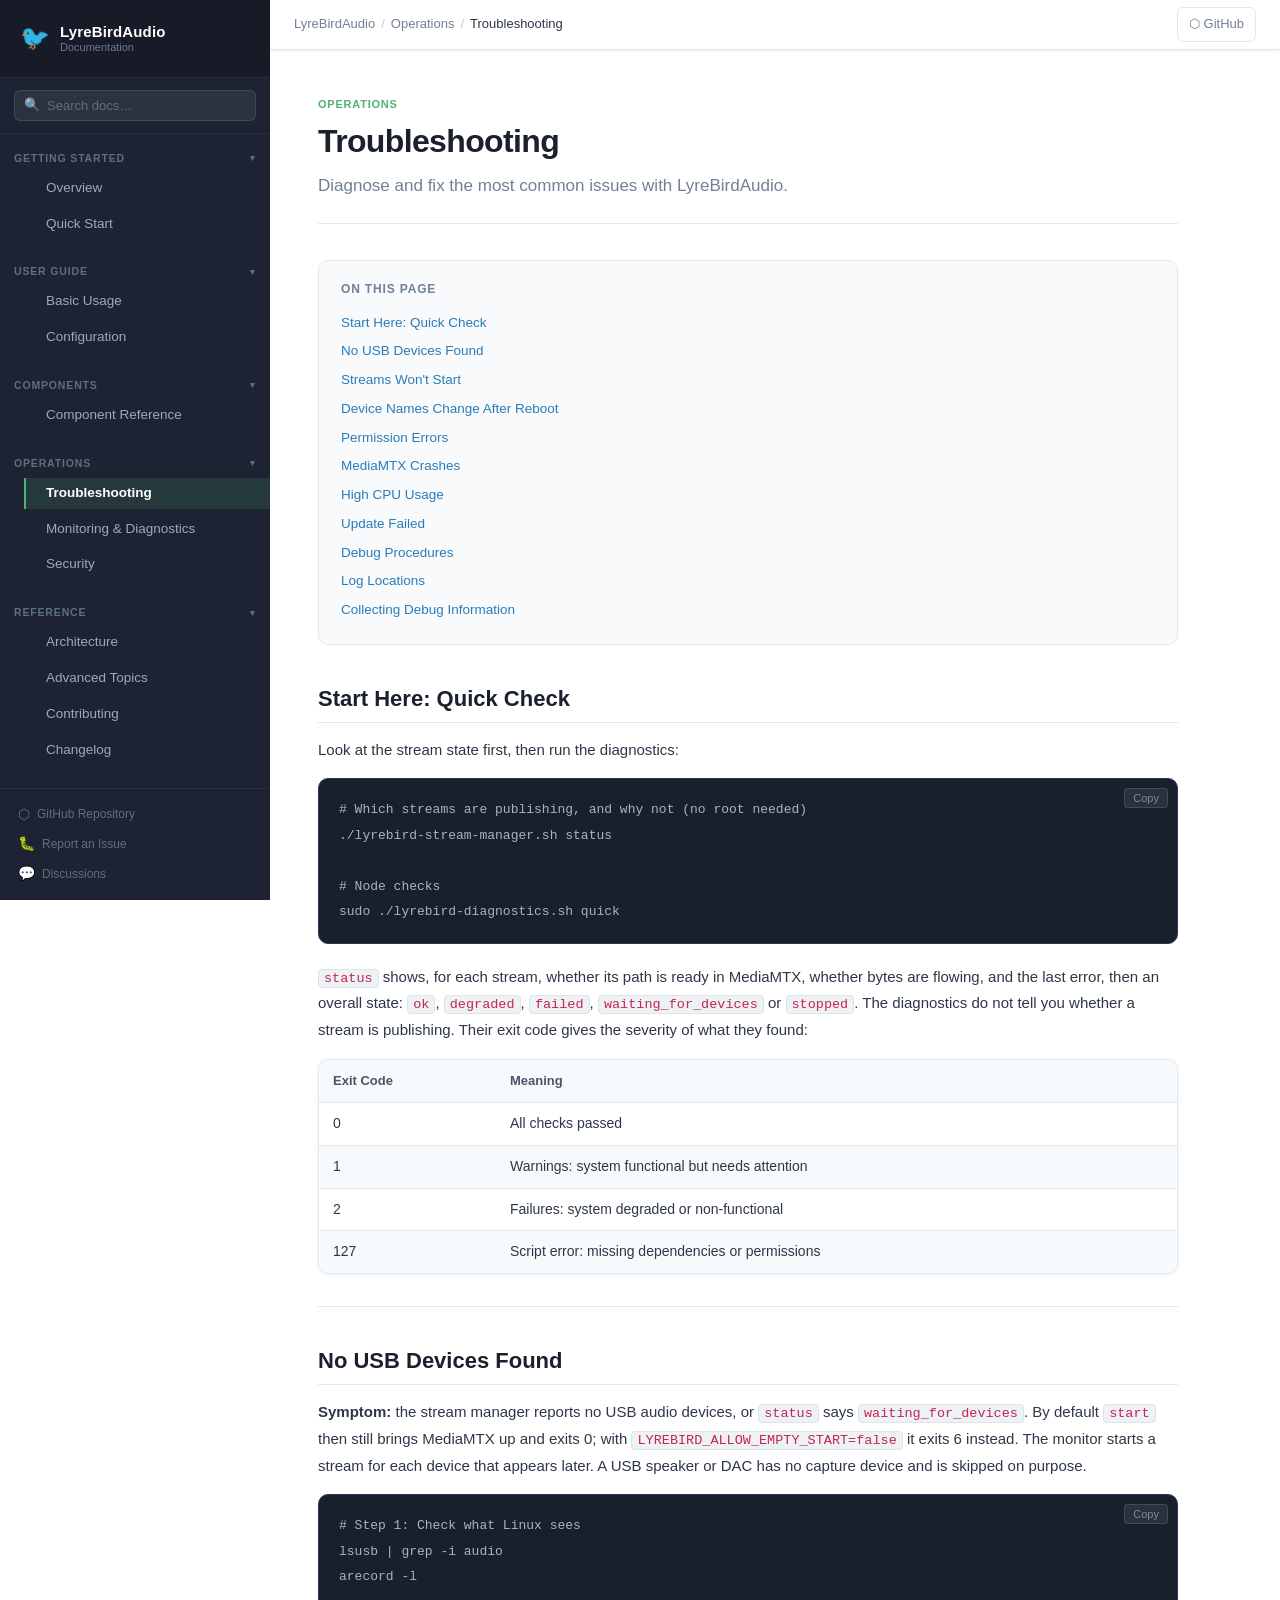
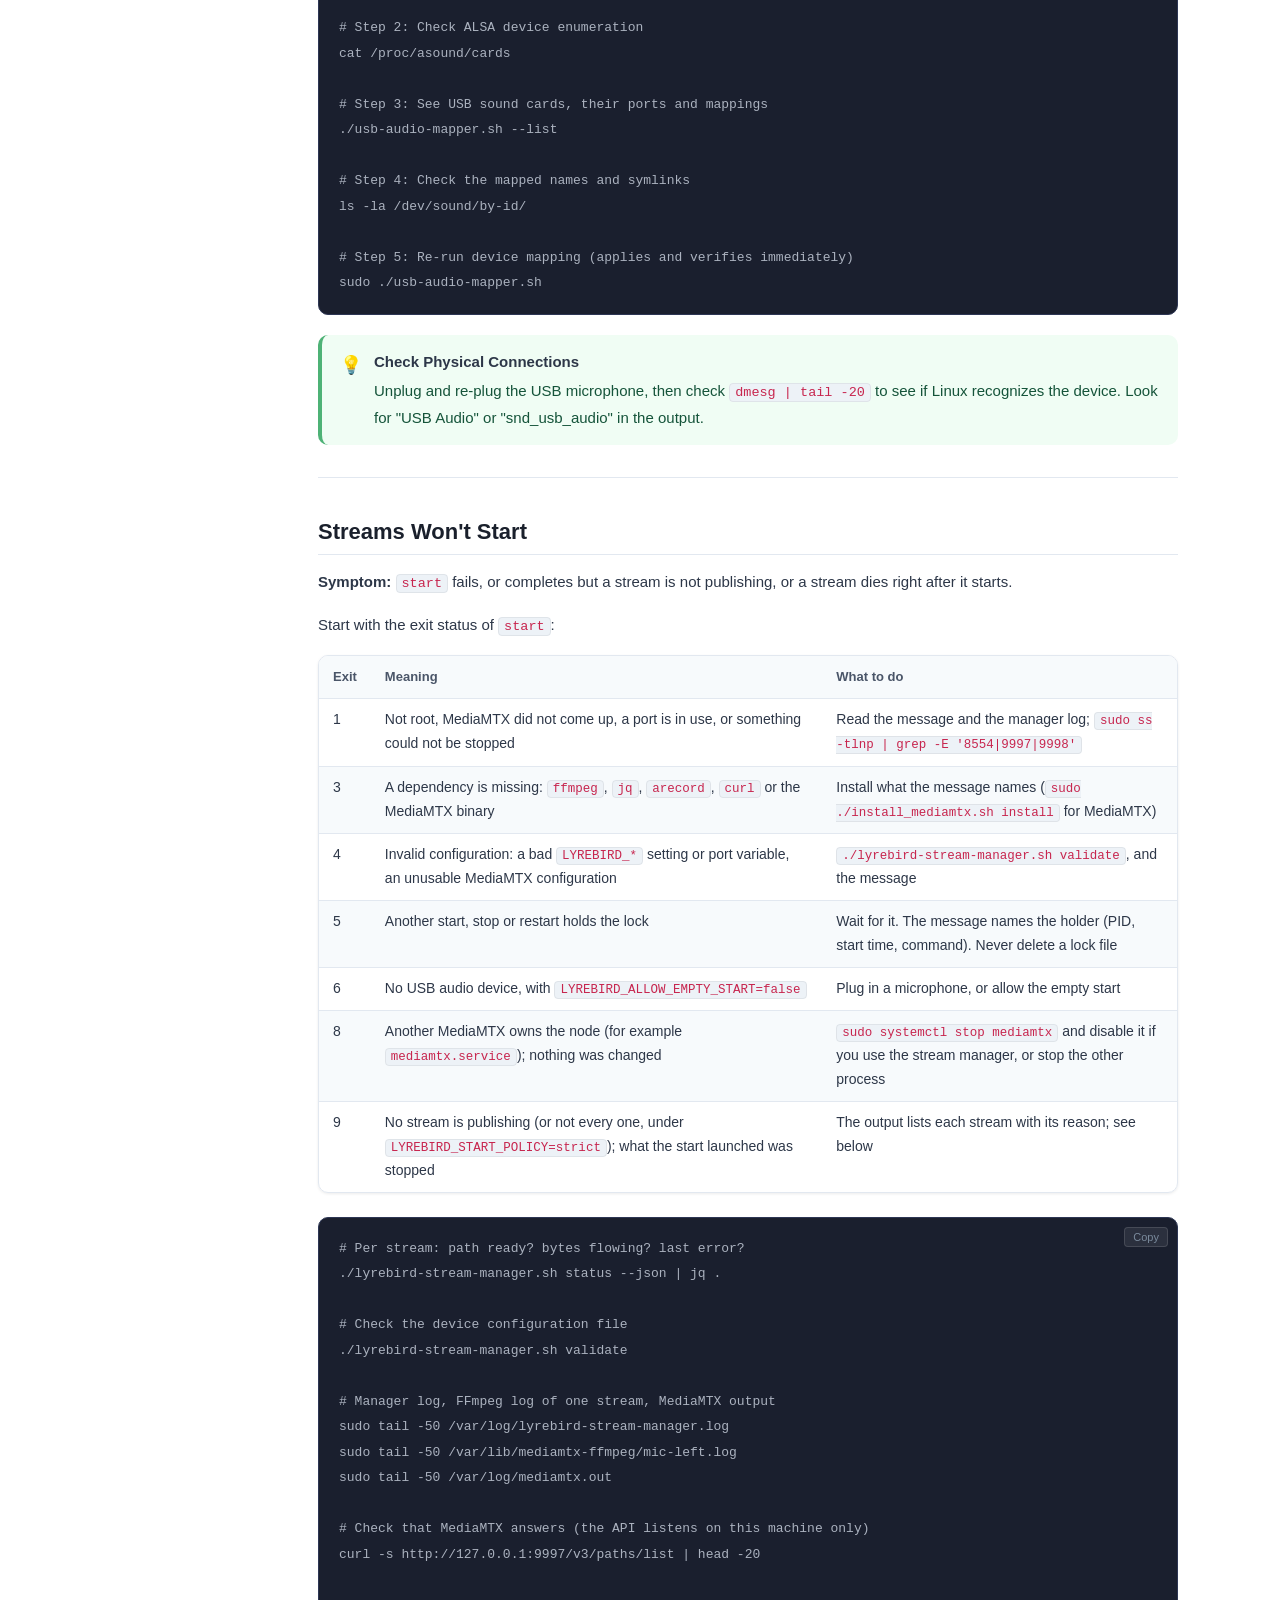
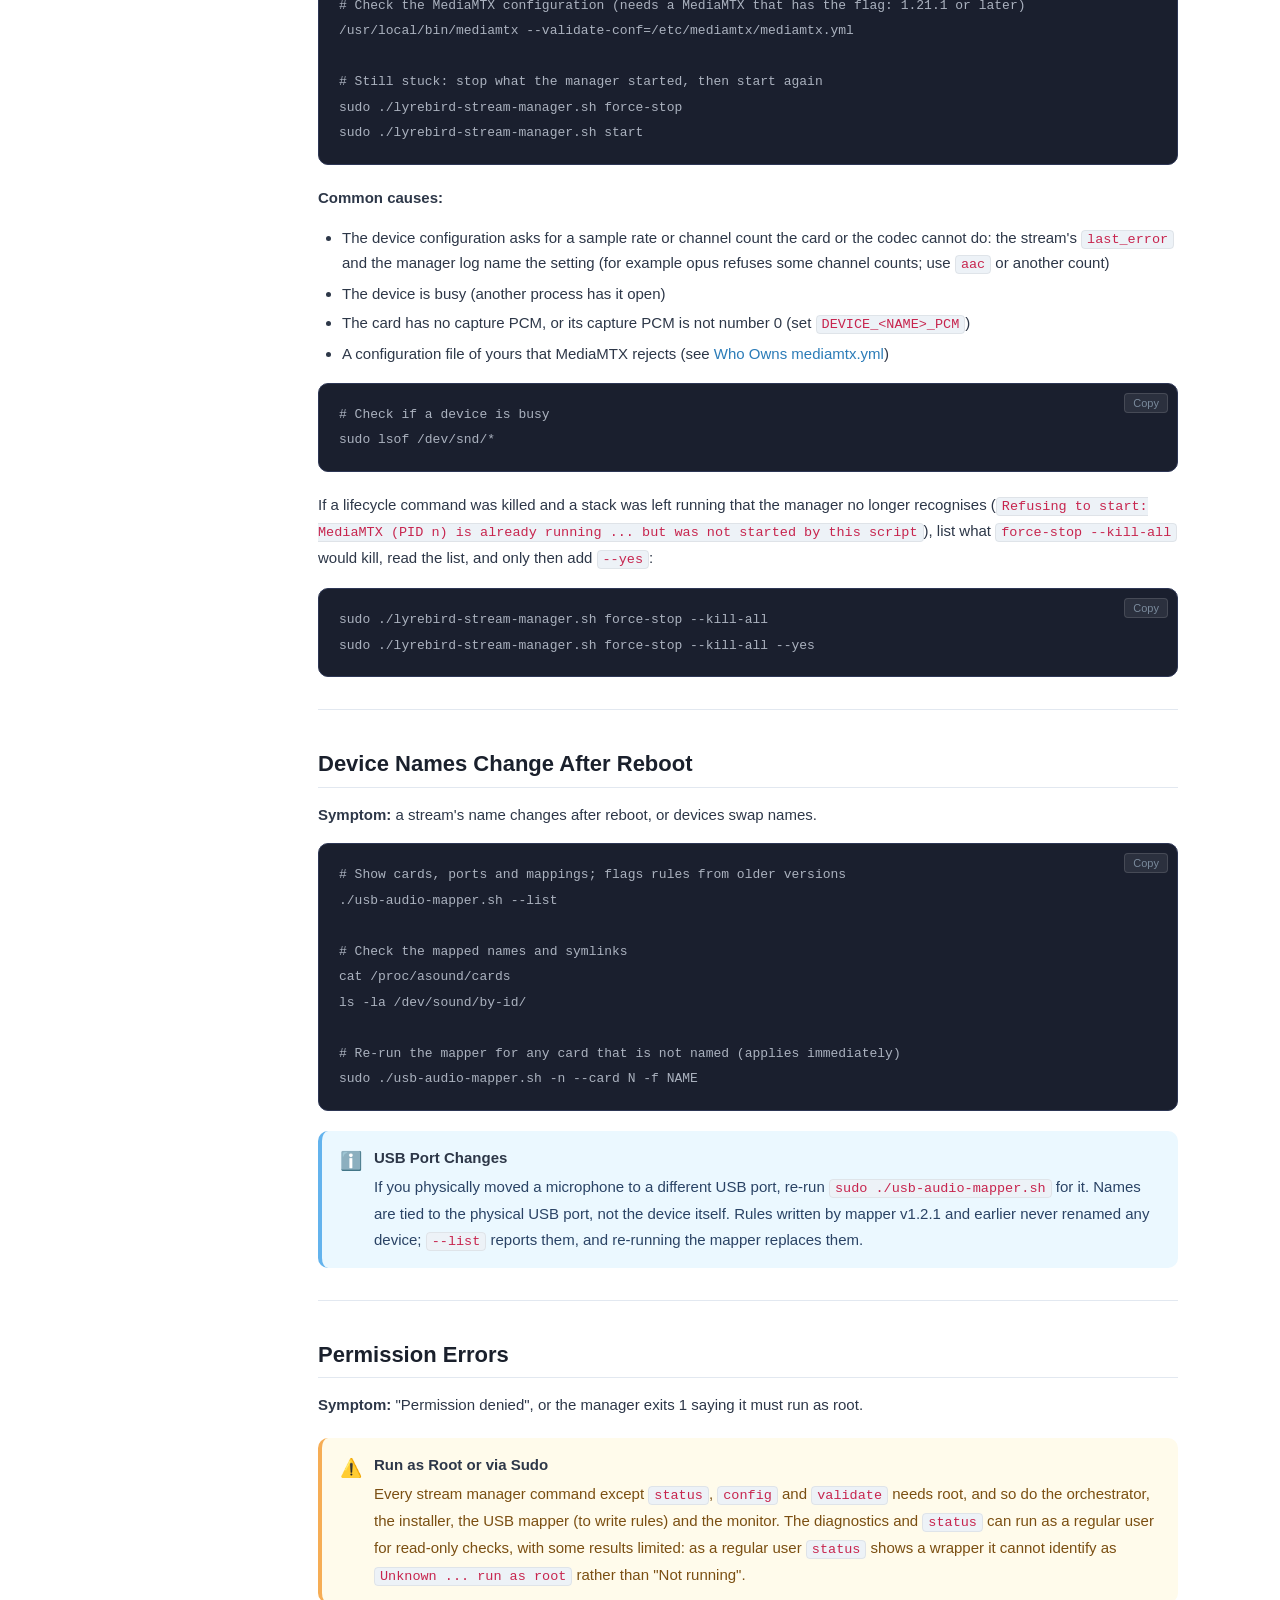
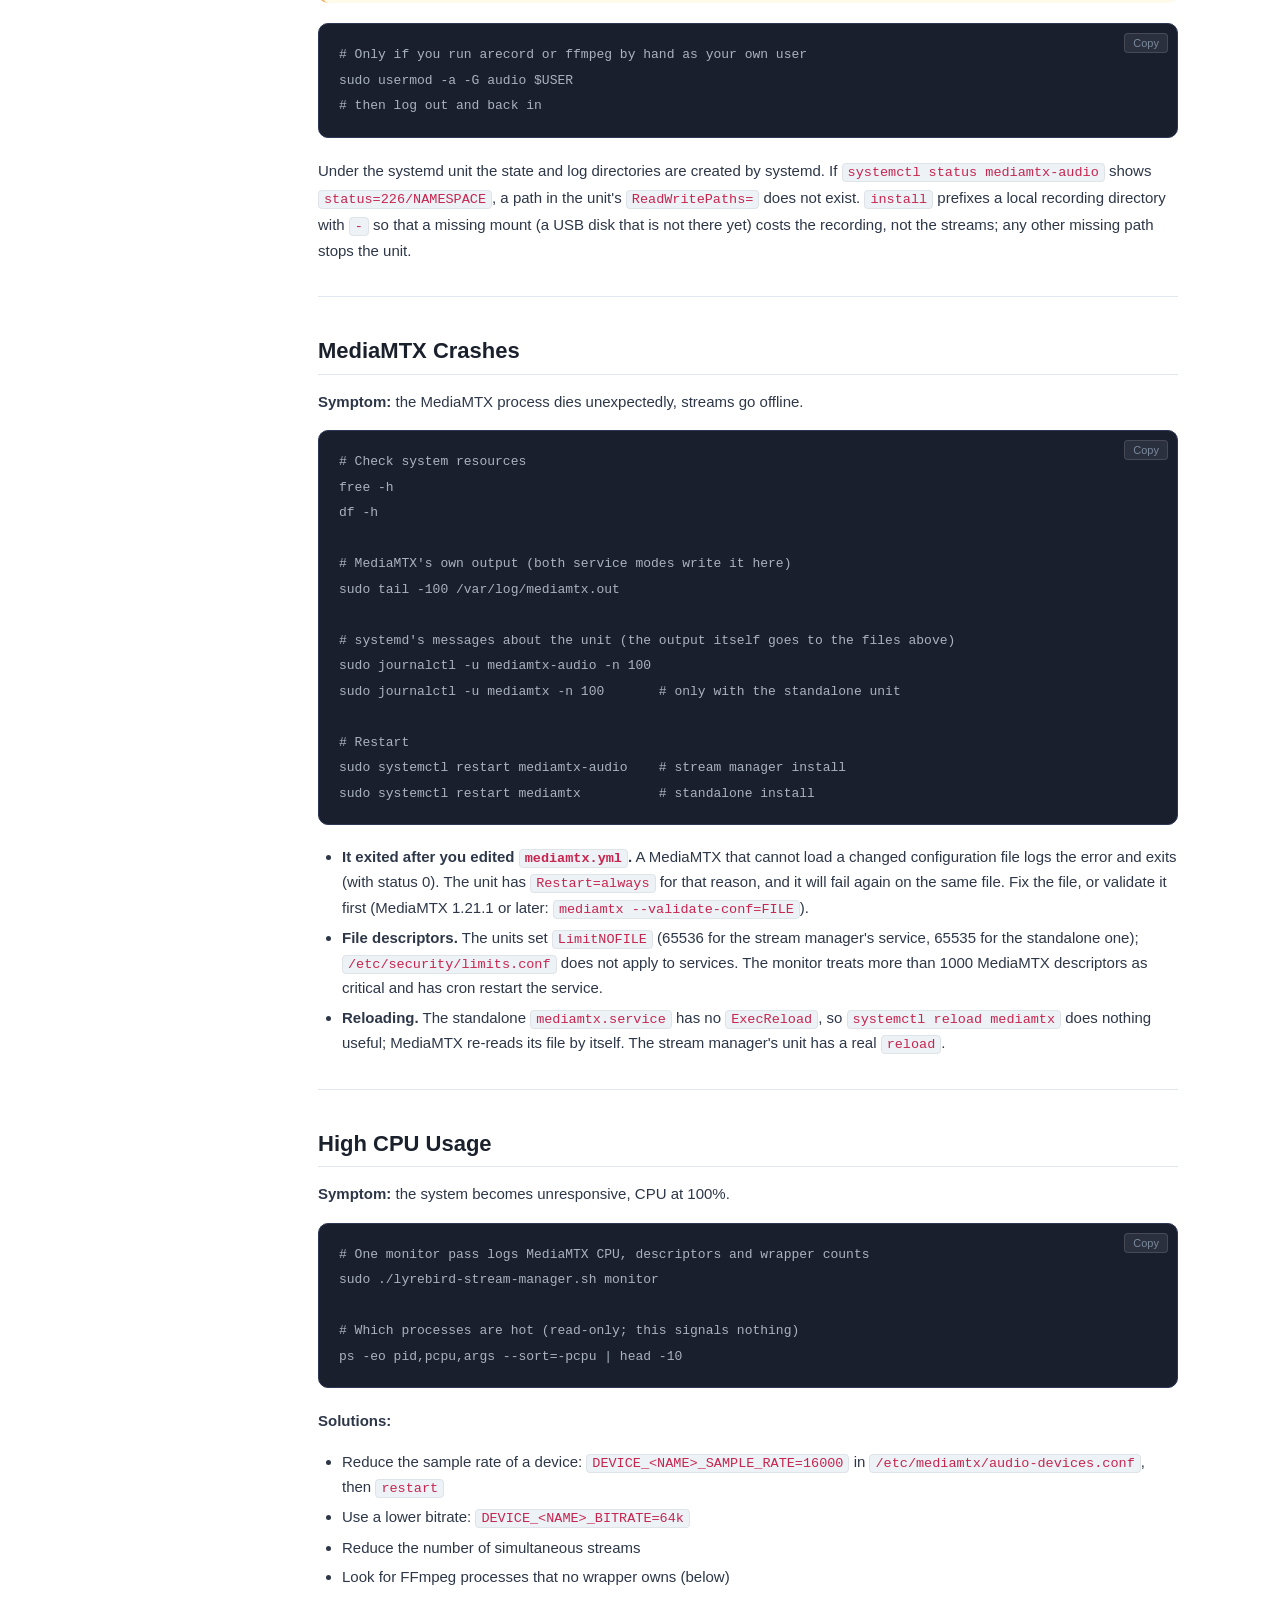
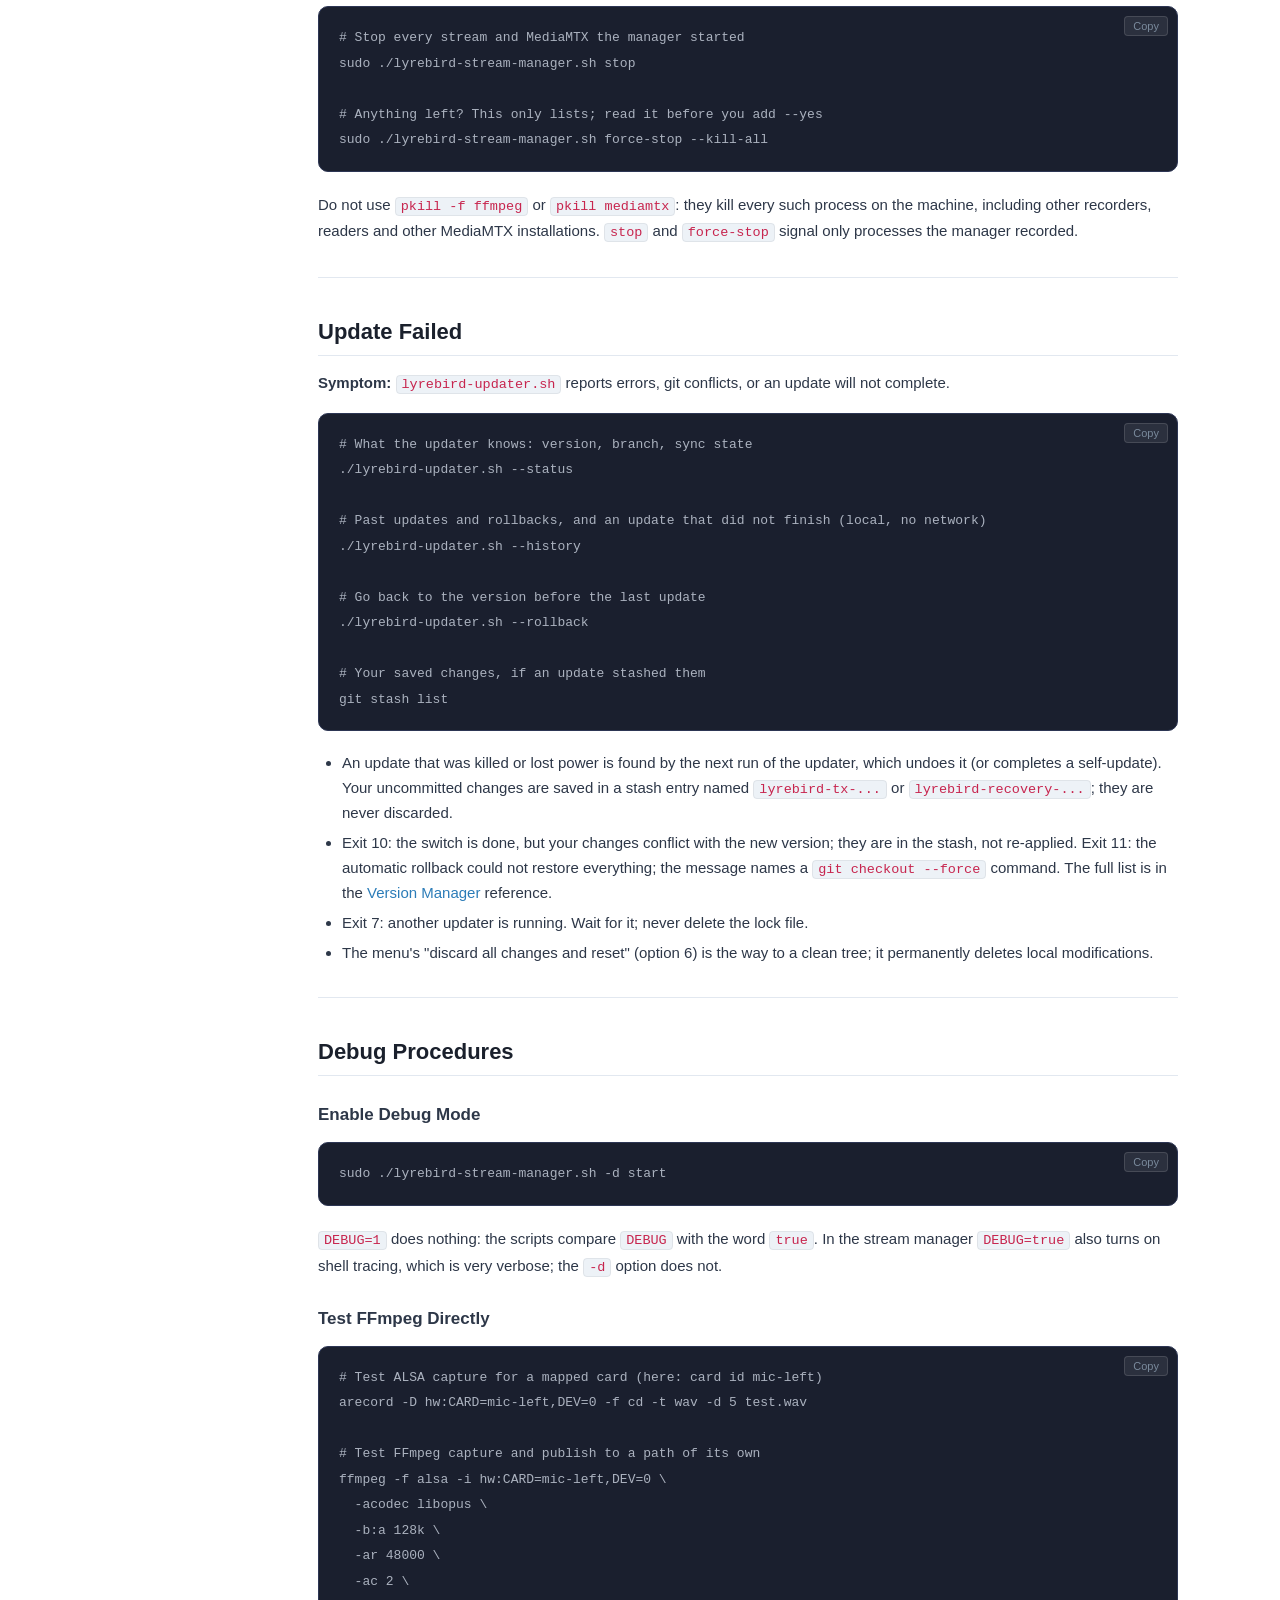
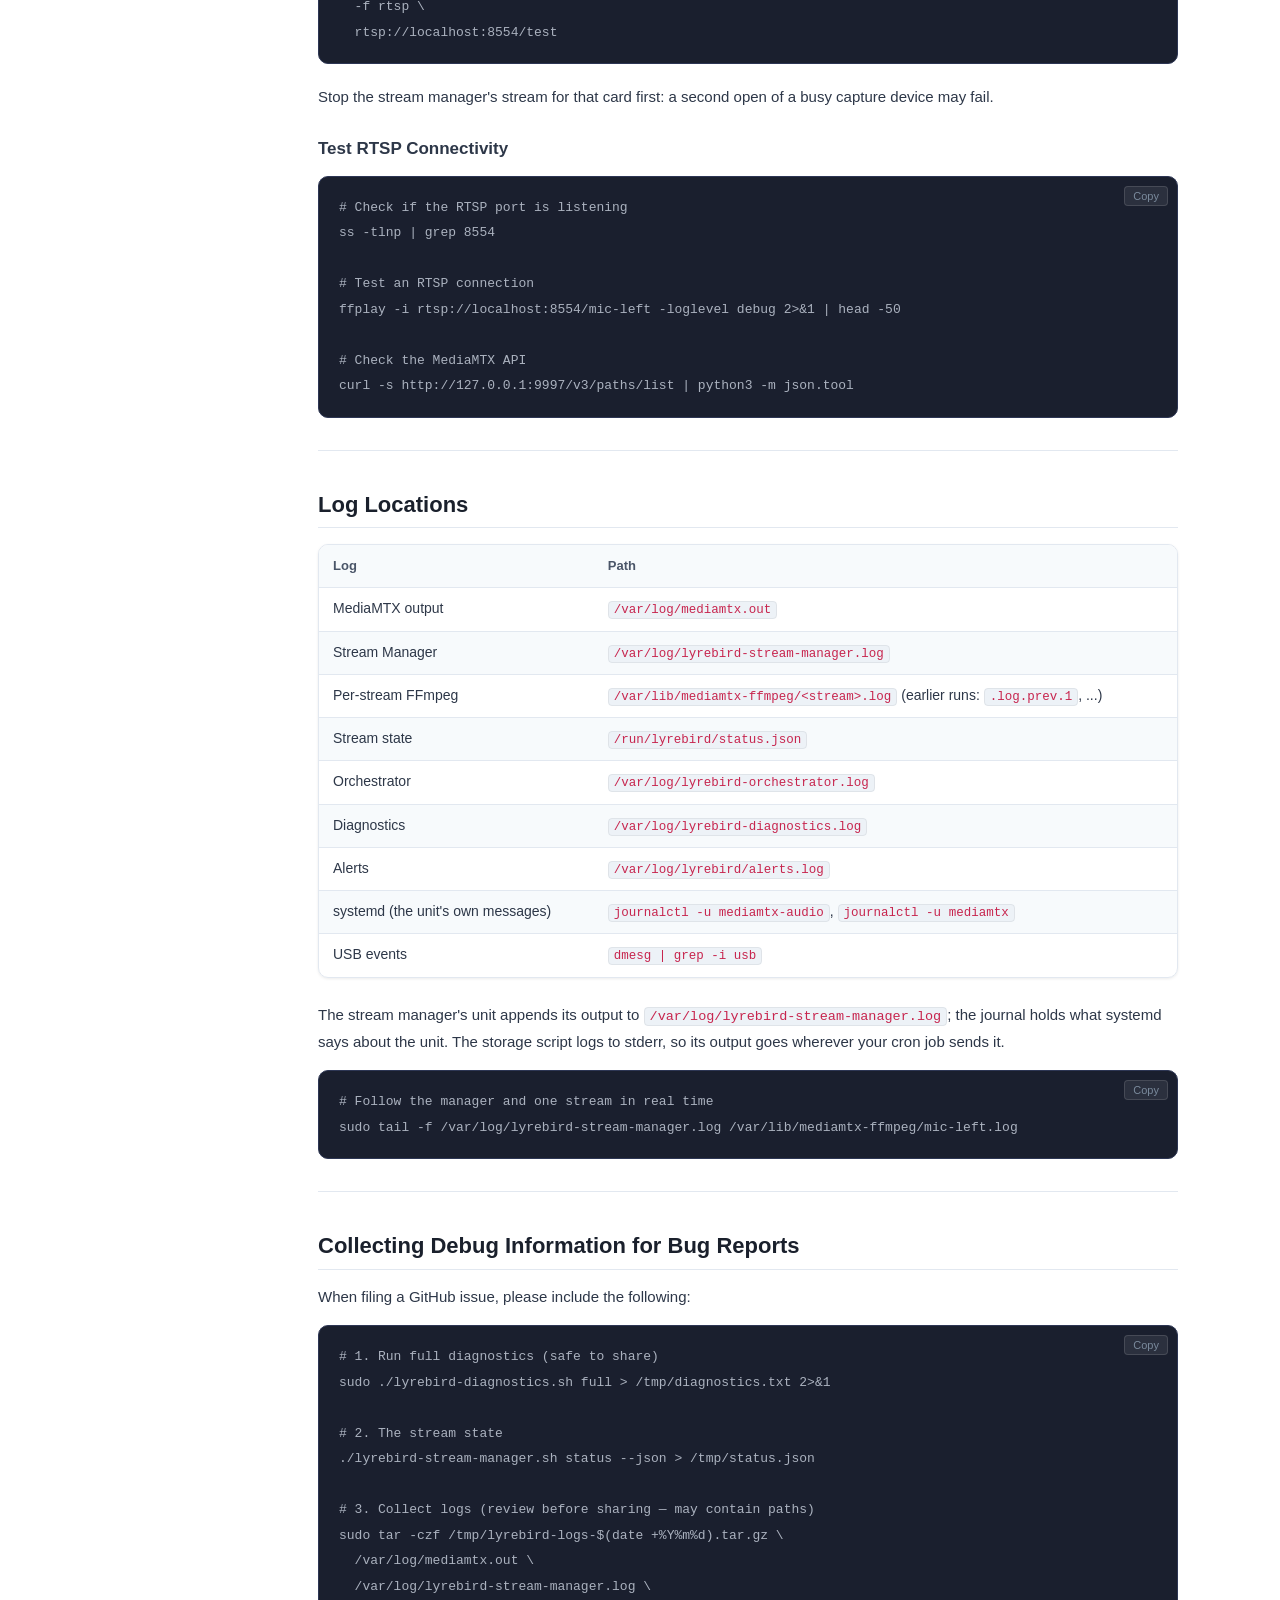
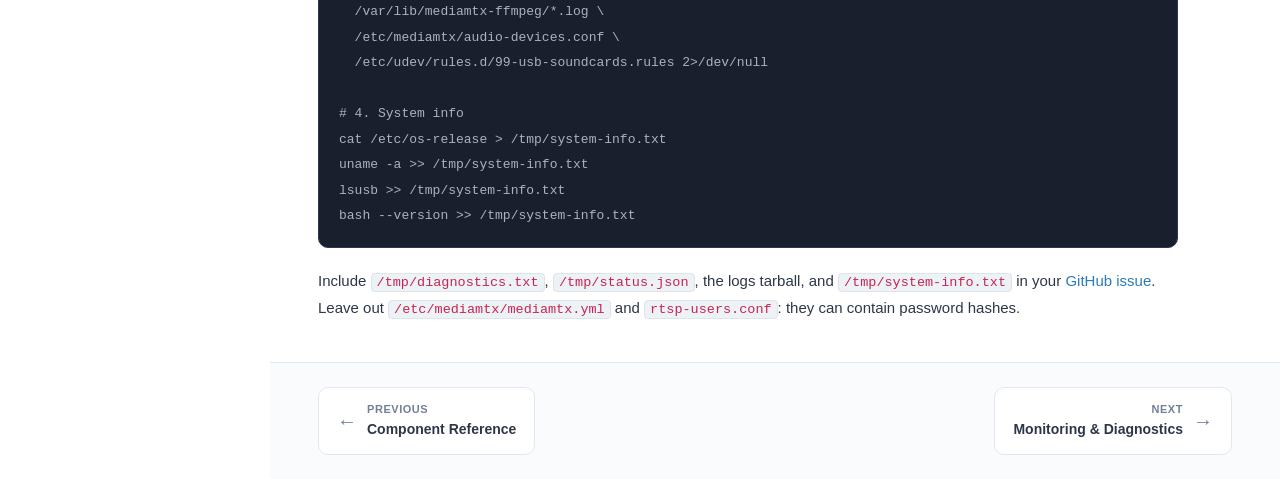
<file: docs/troubleshooting.html>
<!DOCTYPE html>
<html lang="en">
<head>
  <meta charset="UTF-8">
  <meta name="viewport" content="width=device-width, initial-scale=1.0">
  <title>Troubleshooting - LyreBirdAudio Docs</title>
  <meta name="description" content="Diagnose and fix common LyreBirdAudio problems.">
  <link rel="stylesheet" href="css/style.css">
</head>
<body>

<div id="sidebar-overlay" class="sidebar-overlay"></div>
<aside id="sidebar" class="sidebar"></aside>

<div class="content-wrapper">
  <header id="topbar" class="topbar"></header>

  <main class="content">
    <div class="page-header">
      <span class="page-label">Operations</span>
      <h1 class="page-title">Troubleshooting</h1>
      <p class="page-subtitle">Diagnose and fix the most common issues with LyreBirdAudio.</p>
    </div>

    <div class="toc">
      <div class="toc-title">On this page</div>
      <ul class="toc-list">
        <li><a href="#quick-check">Start Here: Quick Check</a></li>
        <li><a href="#no-devices">No USB Devices Found</a></li>
        <li><a href="#stream-issues">Streams Won't Start</a></li>
        <li><a href="#device-names">Device Names Change After Reboot</a></li>
        <li><a href="#permissions">Permission Errors</a></li>
        <li><a href="#mediamtx-crash">MediaMTX Crashes</a></li>
        <li><a href="#cpu-usage">High CPU Usage</a></li>
        <li><a href="#update-fail">Update Failed</a></li>
        <li><a href="#debug">Debug Procedures</a></li>
        <li><a href="#log-locations">Log Locations</a></li>
        <li><a href="#collecting-info">Collecting Debug Information</a></li>
      </ul>
    </div>

    <h2 id="quick-check">Start Here: Quick Check</h2>
    <p>Look at the stream state first, then run the diagnostics:</p>
    <pre><code># Which streams are publishing, and why not (no root needed)
./lyrebird-stream-manager.sh status

# Node checks
sudo ./lyrebird-diagnostics.sh quick</code></pre>
    <p>
      <code>status</code> shows, for each stream, whether its path is ready in MediaMTX, whether bytes are flowing, and the last error,
      then an overall state: <code>ok</code>, <code>degraded</code>, <code>failed</code>, <code>waiting_for_devices</code> or <code>stopped</code>.
      The diagnostics do not tell you whether a stream is publishing. Their exit code gives the severity of what they found:
    </p>
    <div class="table-wrapper">
      <table>
        <thead><tr><th>Exit Code</th><th>Meaning</th></tr></thead>
        <tbody>
          <tr><td>0</td><td>All checks passed</td></tr>
          <tr><td>1</td><td>Warnings: system functional but needs attention</td></tr>
          <tr><td>2</td><td>Failures: system degraded or non-functional</td></tr>
          <tr><td>127</td><td>Script error: missing dependencies or permissions</td></tr>
        </tbody>
      </table>
    </div>

    <hr>
    <h2 id="no-devices">No USB Devices Found</h2>
    <p>
      <strong>Symptom:</strong> the stream manager reports no USB audio devices, or <code>status</code> says <code>waiting_for_devices</code>.
      By default <code>start</code> then still brings MediaMTX up and exits 0; with <code>LYREBIRD_ALLOW_EMPTY_START=false</code> it exits 6 instead.
      The monitor starts a stream for each device that appears later. A USB speaker or DAC has no capture device and is skipped on purpose.
    </p>

    <pre><code># Step 1: Check what Linux sees
lsusb | grep -i audio
arecord -l

# Step 2: Check ALSA device enumeration
cat /proc/asound/cards

# Step 3: See USB sound cards, their ports and mappings
./usb-audio-mapper.sh --list

# Step 4: Check the mapped names and symlinks
ls -la /dev/sound/by-id/

# Step 5: Re-run device mapping (applies and verifies immediately)
sudo ./usb-audio-mapper.sh</code></pre>

    <div class="callout tip">
      <span class="callout-icon">💡</span>
      <div class="callout-body">
        <strong>Check Physical Connections</strong>
        <p>Unplug and re-plug the USB microphone, then check <code>dmesg | tail -20</code> to see if Linux recognizes the device. Look for "USB Audio" or "snd_usb_audio" in the output.</p>
      </div>
    </div>

    <hr>
    <h2 id="stream-issues">Streams Won't Start</h2>
    <p><strong>Symptom:</strong> <code>start</code> fails, or completes but a stream is not publishing, or a stream dies right after it starts.</p>

    <p>Start with the exit status of <code>start</code>:</p>
    <div class="table-wrapper">
      <table>
        <thead><tr><th>Exit</th><th>Meaning</th><th>What to do</th></tr></thead>
        <tbody>
          <tr><td>1</td><td>Not root, MediaMTX did not come up, a port is in use, or something could not be stopped</td><td>Read the message and the manager log; <code>sudo ss -tlnp | grep -E '8554|9997|9998'</code></td></tr>
          <tr><td>3</td><td>A dependency is missing: <code>ffmpeg</code>, <code>jq</code>, <code>arecord</code>, <code>curl</code> or the MediaMTX binary</td><td>Install what the message names (<code>sudo ./install_mediamtx.sh install</code> for MediaMTX)</td></tr>
          <tr><td>4</td><td>Invalid configuration: a bad <code>LYREBIRD_*</code> setting or port variable, an unusable MediaMTX configuration</td><td><code>./lyrebird-stream-manager.sh validate</code>, and the message</td></tr>
          <tr><td>5</td><td>Another start, stop or restart holds the lock</td><td>Wait for it. The message names the holder (PID, start time, command). Never delete a lock file</td></tr>
          <tr><td>6</td><td>No USB audio device, with <code>LYREBIRD_ALLOW_EMPTY_START=false</code></td><td>Plug in a microphone, or allow the empty start</td></tr>
          <tr><td>8</td><td>Another MediaMTX owns the node (for example <code>mediamtx.service</code>); nothing was changed</td><td><code>sudo systemctl stop mediamtx</code> and disable it if you use the stream manager, or stop the other process</td></tr>
          <tr><td>9</td><td>No stream is publishing (or not every one, under <code>LYREBIRD_START_POLICY=strict</code>); what the start launched was stopped</td><td>The output lists each stream with its reason; see below</td></tr>
        </tbody>
      </table>
    </div>

    <pre><code># Per stream: path ready? bytes flowing? last error?
./lyrebird-stream-manager.sh status --json | jq .

# Check the device configuration file
./lyrebird-stream-manager.sh validate

# Manager log, FFmpeg log of one stream, MediaMTX output
sudo tail -50 /var/log/lyrebird-stream-manager.log
sudo tail -50 /var/lib/mediamtx-ffmpeg/mic-left.log
sudo tail -50 /var/log/mediamtx.out

# Check that MediaMTX answers (the API listens on this machine only)
curl -s http://127.0.0.1:9997/v3/paths/list | head -20

# Check the MediaMTX configuration (needs a MediaMTX that has the flag: 1.21.1 or later)
/usr/local/bin/mediamtx --validate-conf=/etc/mediamtx/mediamtx.yml

# Still stuck: stop what the manager started, then start again
sudo ./lyrebird-stream-manager.sh force-stop
sudo ./lyrebird-stream-manager.sh start</code></pre>

    <p><strong>Common causes:</strong></p>
    <ul>
      <li>The device configuration asks for a sample rate or channel count the card or the codec cannot do: the stream's <code>last_error</code> and the manager log name the setting (for example opus refuses some channel counts; use <code>aac</code> or another count)</li>
      <li>The device is busy (another process has it open)</li>
      <li>The card has no capture PCM, or its capture PCM is not number 0 (set <code>DEVICE_&lt;NAME&gt;_PCM</code>)</li>
      <li>A configuration file of yours that MediaMTX rejects (see <a href="configuration.html#mediamtx-config">Who Owns mediamtx.yml</a>)</li>
    </ul>

    <pre><code># Check if a device is busy
sudo lsof /dev/snd/*</code></pre>

    <p>
      If a lifecycle command was killed and a stack was left running that the manager no longer recognises (<code>Refusing to start: MediaMTX
      (PID n) is already running ... but was not started by this script</code>), list what <code>force-stop --kill-all</code> would kill, read the list,
      and only then add <code>--yes</code>:
    </p>
    <pre><code>sudo ./lyrebird-stream-manager.sh force-stop --kill-all
sudo ./lyrebird-stream-manager.sh force-stop --kill-all --yes</code></pre>

    <hr>
    <h2 id="device-names">Device Names Change After Reboot</h2>
    <p><strong>Symptom:</strong> a stream's name changes after reboot, or devices swap names.</p>

    <pre><code># Show cards, ports and mappings; flags rules from older versions
./usb-audio-mapper.sh --list

# Check the mapped names and symlinks
cat /proc/asound/cards
ls -la /dev/sound/by-id/

# Re-run the mapper for any card that is not named (applies immediately)
sudo ./usb-audio-mapper.sh -n --card N -f NAME</code></pre>

    <div class="callout info">
      <span class="callout-icon">ℹ️</span>
      <div class="callout-body">
        <strong>USB Port Changes</strong>
        <p>If you physically moved a microphone to a different USB port, re-run <code>sudo ./usb-audio-mapper.sh</code> for it. Names are tied to the physical USB port, not the device itself. Rules written by mapper v1.2.1 and earlier never renamed any device; <code>--list</code> reports them, and re-running the mapper replaces them.</p>
      </div>
    </div>

    <hr>
    <h2 id="permissions">Permission Errors</h2>
    <p><strong>Symptom:</strong> "Permission denied", or the manager exits 1 saying it must run as root.</p>

    <div class="callout warning">
      <span class="callout-icon">⚠️</span>
      <div class="callout-body">
        <strong>Run as Root or via Sudo</strong>
        <p>Every stream manager command except <code>status</code>, <code>config</code> and <code>validate</code> needs root, and so do the orchestrator, the installer, the USB mapper (to write rules) and the monitor. The diagnostics and <code>status</code> can run as a regular user for read-only checks, with some results limited: as a regular user <code>status</code> shows a wrapper it cannot identify as <code>Unknown ... run as root</code> rather than "Not running".</p>
      </div>
    </div>

    <pre><code># Only if you run arecord or ffmpeg by hand as your own user
sudo usermod -a -G audio $USER
# then log out and back in</code></pre>
    <p>
      Under the systemd unit the state and log directories are created by systemd. If <code>systemctl status mediamtx-audio</code> shows
      <code>status=226/NAMESPACE</code>, a path in the unit's <code>ReadWritePaths=</code> does not exist. <code>install</code> prefixes a local
      recording directory with <code>-</code> so that a missing mount (a USB disk that is not there yet) costs the recording, not the streams; any
      other missing path stops the unit.
    </p>

    <hr>
    <h2 id="mediamtx-crash">MediaMTX Crashes</h2>
    <p><strong>Symptom:</strong> the MediaMTX process dies unexpectedly, streams go offline.</p>

    <pre><code># Check system resources
free -h
df -h

# MediaMTX's own output (both service modes write it here)
sudo tail -100 /var/log/mediamtx.out

# systemd's messages about the unit (the output itself goes to the files above)
sudo journalctl -u mediamtx-audio -n 100
sudo journalctl -u mediamtx -n 100       # only with the standalone unit

# Restart
sudo systemctl restart mediamtx-audio    # stream manager install
sudo systemctl restart mediamtx          # standalone install</code></pre>

    <ul>
      <li><strong>It exited after you edited <code>mediamtx.yml</code>.</strong> A MediaMTX that cannot load a changed configuration file logs the error and exits (with status 0). The unit has <code>Restart=always</code> for that reason, and it will fail again on the same file. Fix the file, or validate it first (MediaMTX 1.21.1 or later: <code>mediamtx --validate-conf=FILE</code>).</li>
      <li><strong>File descriptors.</strong> The units set <code>LimitNOFILE</code> (65536 for the stream manager's service, 65535 for the standalone one); <code>/etc/security/limits.conf</code> does not apply to services. The monitor treats more than 1000 MediaMTX descriptors as critical and has cron restart the service.</li>
      <li><strong>Reloading.</strong> The standalone <code>mediamtx.service</code> has no <code>ExecReload</code>, so <code>systemctl reload mediamtx</code> does nothing useful; MediaMTX re-reads its file by itself. The stream manager's unit has a real <code>reload</code>.</li>
    </ul>

    <hr>
    <h2 id="cpu-usage">High CPU Usage</h2>
    <p><strong>Symptom:</strong> the system becomes unresponsive, CPU at 100%.</p>

    <pre><code># One monitor pass logs MediaMTX CPU, descriptors and wrapper counts
sudo ./lyrebird-stream-manager.sh monitor

# Which processes are hot (read-only; this signals nothing)
ps -eo pid,pcpu,args --sort=-pcpu | head -10</code></pre>

    <p><strong>Solutions:</strong></p>
    <ul>
      <li>Reduce the sample rate of a device: <code>DEVICE_&lt;NAME&gt;_SAMPLE_RATE=16000</code> in <code>/etc/mediamtx/audio-devices.conf</code>, then <code>restart</code></li>
      <li>Use a lower bitrate: <code>DEVICE_&lt;NAME&gt;_BITRATE=64k</code></li>
      <li>Reduce the number of simultaneous streams</li>
      <li>Look for FFmpeg processes that no wrapper owns (below)</li>
    </ul>

    <pre><code># Stop every stream and MediaMTX the manager started
sudo ./lyrebird-stream-manager.sh stop

# Anything left? This only lists; read it before you add --yes
sudo ./lyrebird-stream-manager.sh force-stop --kill-all</code></pre>
    <p>
      Do not use <code>pkill -f ffmpeg</code> or <code>pkill mediamtx</code>: they kill every such process on the machine, including other
      recorders, readers and other MediaMTX installations. <code>stop</code> and <code>force-stop</code> signal only processes the manager recorded.
    </p>

    <hr>
    <h2 id="update-fail">Update Failed</h2>
    <p><strong>Symptom:</strong> <code>lyrebird-updater.sh</code> reports errors, git conflicts, or an update will not complete.</p>

    <pre><code># What the updater knows: version, branch, sync state
./lyrebird-updater.sh --status

# Past updates and rollbacks, and an update that did not finish (local, no network)
./lyrebird-updater.sh --history

# Go back to the version before the last update
./lyrebird-updater.sh --rollback

# Your saved changes, if an update stashed them
git stash list</code></pre>
    <ul>
      <li>An update that was killed or lost power is found by the next run of the updater, which undoes it (or completes a self-update). Your uncommitted changes are saved in a stash entry named <code>lyrebird-tx-...</code> or <code>lyrebird-recovery-...</code>; they are never discarded.</li>
      <li>Exit 10: the switch is done, but your changes conflict with the new version; they are in the stash, not re-applied. Exit 11: the automatic rollback could not restore everything; the message names a <code>git checkout --force</code> command. The full list is in the <a href="components.html#updater">Version Manager</a> reference.</li>
      <li>Exit 7: another updater is running. Wait for it; never delete the lock file.</li>
      <li>The menu's "discard all changes and reset" (option 6) is the way to a clean tree; it permanently deletes local modifications.</li>
    </ul>

    <hr>
    <h2 id="debug">Debug Procedures</h2>

    <h3>Enable Debug Mode</h3>
    <pre><code>sudo ./lyrebird-stream-manager.sh -d start</code></pre>
    <p><code>DEBUG=1</code> does nothing: the scripts compare <code>DEBUG</code> with the word <code>true</code>. In the stream manager <code>DEBUG=true</code> also turns on shell tracing, which is very verbose; the <code>-d</code> option does not.</p>

    <h3>Test FFmpeg Directly</h3>
    <pre><code># Test ALSA capture for a mapped card (here: card id mic-left)
arecord -D hw:CARD=mic-left,DEV=0 -f cd -t wav -d 5 test.wav

# Test FFmpeg capture and publish to a path of its own
ffmpeg -f alsa -i hw:CARD=mic-left,DEV=0 \
  -acodec libopus \
  -b:a 128k \
  -ar 48000 \
  -ac 2 \
  -f rtsp \
  rtsp://localhost:8554/test</code></pre>
    <p>Stop the stream manager's stream for that card first: a second open of a busy capture device may fail.</p>

    <h3>Test RTSP Connectivity</h3>
    <pre><code># Check if the RTSP port is listening
ss -tlnp | grep 8554

# Test an RTSP connection
ffplay -i rtsp://localhost:8554/mic-left -loglevel debug 2>&amp;1 | head -50

# Check the MediaMTX API
curl -s http://127.0.0.1:9997/v3/paths/list | python3 -m json.tool</code></pre>

    <hr>
    <h2 id="log-locations">Log Locations</h2>
    <div class="table-wrapper">
      <table>
        <thead><tr><th>Log</th><th>Path</th></tr></thead>
        <tbody>
          <tr><td>MediaMTX output</td><td><code>/var/log/mediamtx.out</code></td></tr>
          <tr><td>Stream Manager</td><td><code>/var/log/lyrebird-stream-manager.log</code></td></tr>
          <tr><td>Per-stream FFmpeg</td><td><code>/var/lib/mediamtx-ffmpeg/&lt;stream&gt;.log</code> (earlier runs: <code>.log.prev.1</code>, ...)</td></tr>
          <tr><td>Stream state</td><td><code>/run/lyrebird/status.json</code></td></tr>
          <tr><td>Orchestrator</td><td><code>/var/log/lyrebird-orchestrator.log</code></td></tr>
          <tr><td>Diagnostics</td><td><code>/var/log/lyrebird-diagnostics.log</code></td></tr>
          <tr><td>Alerts</td><td><code>/var/log/lyrebird/alerts.log</code></td></tr>
          <tr><td>systemd (the unit's own messages)</td><td><code>journalctl -u mediamtx-audio</code>, <code>journalctl -u mediamtx</code></td></tr>
          <tr><td>USB events</td><td><code>dmesg | grep -i usb</code></td></tr>
        </tbody>
      </table>
    </div>
    <p>
      The stream manager's unit appends its output to <code>/var/log/lyrebird-stream-manager.log</code>; the journal holds what systemd says about the unit.
      The storage script logs to stderr, so its output goes wherever your cron job sends it.
    </p>

    <pre><code># Follow the manager and one stream in real time
sudo tail -f /var/log/lyrebird-stream-manager.log /var/lib/mediamtx-ffmpeg/mic-left.log</code></pre>

    <hr>
    <h2 id="collecting-info">Collecting Debug Information for Bug Reports</h2>
    <p>When filing a GitHub issue, please include the following:</p>

    <pre><code># 1. Run full diagnostics (safe to share)
sudo ./lyrebird-diagnostics.sh full > /tmp/diagnostics.txt 2>&amp;1

# 2. The stream state
./lyrebird-stream-manager.sh status --json > /tmp/status.json

# 3. Collect logs (review before sharing — may contain paths)
sudo tar -czf /tmp/lyrebird-logs-$(date +%Y%m%d).tar.gz \
  /var/log/mediamtx.out \
  /var/log/lyrebird-stream-manager.log \
  /var/lib/mediamtx-ffmpeg/*.log \
  /etc/mediamtx/audio-devices.conf \
  /etc/udev/rules.d/99-usb-soundcards.rules 2>/dev/null

# 4. System info
cat /etc/os-release > /tmp/system-info.txt
uname -a >> /tmp/system-info.txt
lsusb >> /tmp/system-info.txt
bash --version >> /tmp/system-info.txt</code></pre>

    <p>
      Include <code>/tmp/diagnostics.txt</code>, <code>/tmp/status.json</code>, the logs tarball, and <code>/tmp/system-info.txt</code> in your
      <a href="https://github.com/tomtom215/LyreBirdAudio/issues" target="_blank" rel="noopener">GitHub issue</a>. Leave out <code>/etc/mediamtx/mediamtx.yml</code>
      and <code>rtsp-users.conf</code>: they can contain password hashes.
    </p>

  </main>
  <nav id="page-nav" class="page-nav"></nav>
</div>

<script src="js/nav.js"></script>
<script src="js/search.js"></script>
</body>
</html>
</file>
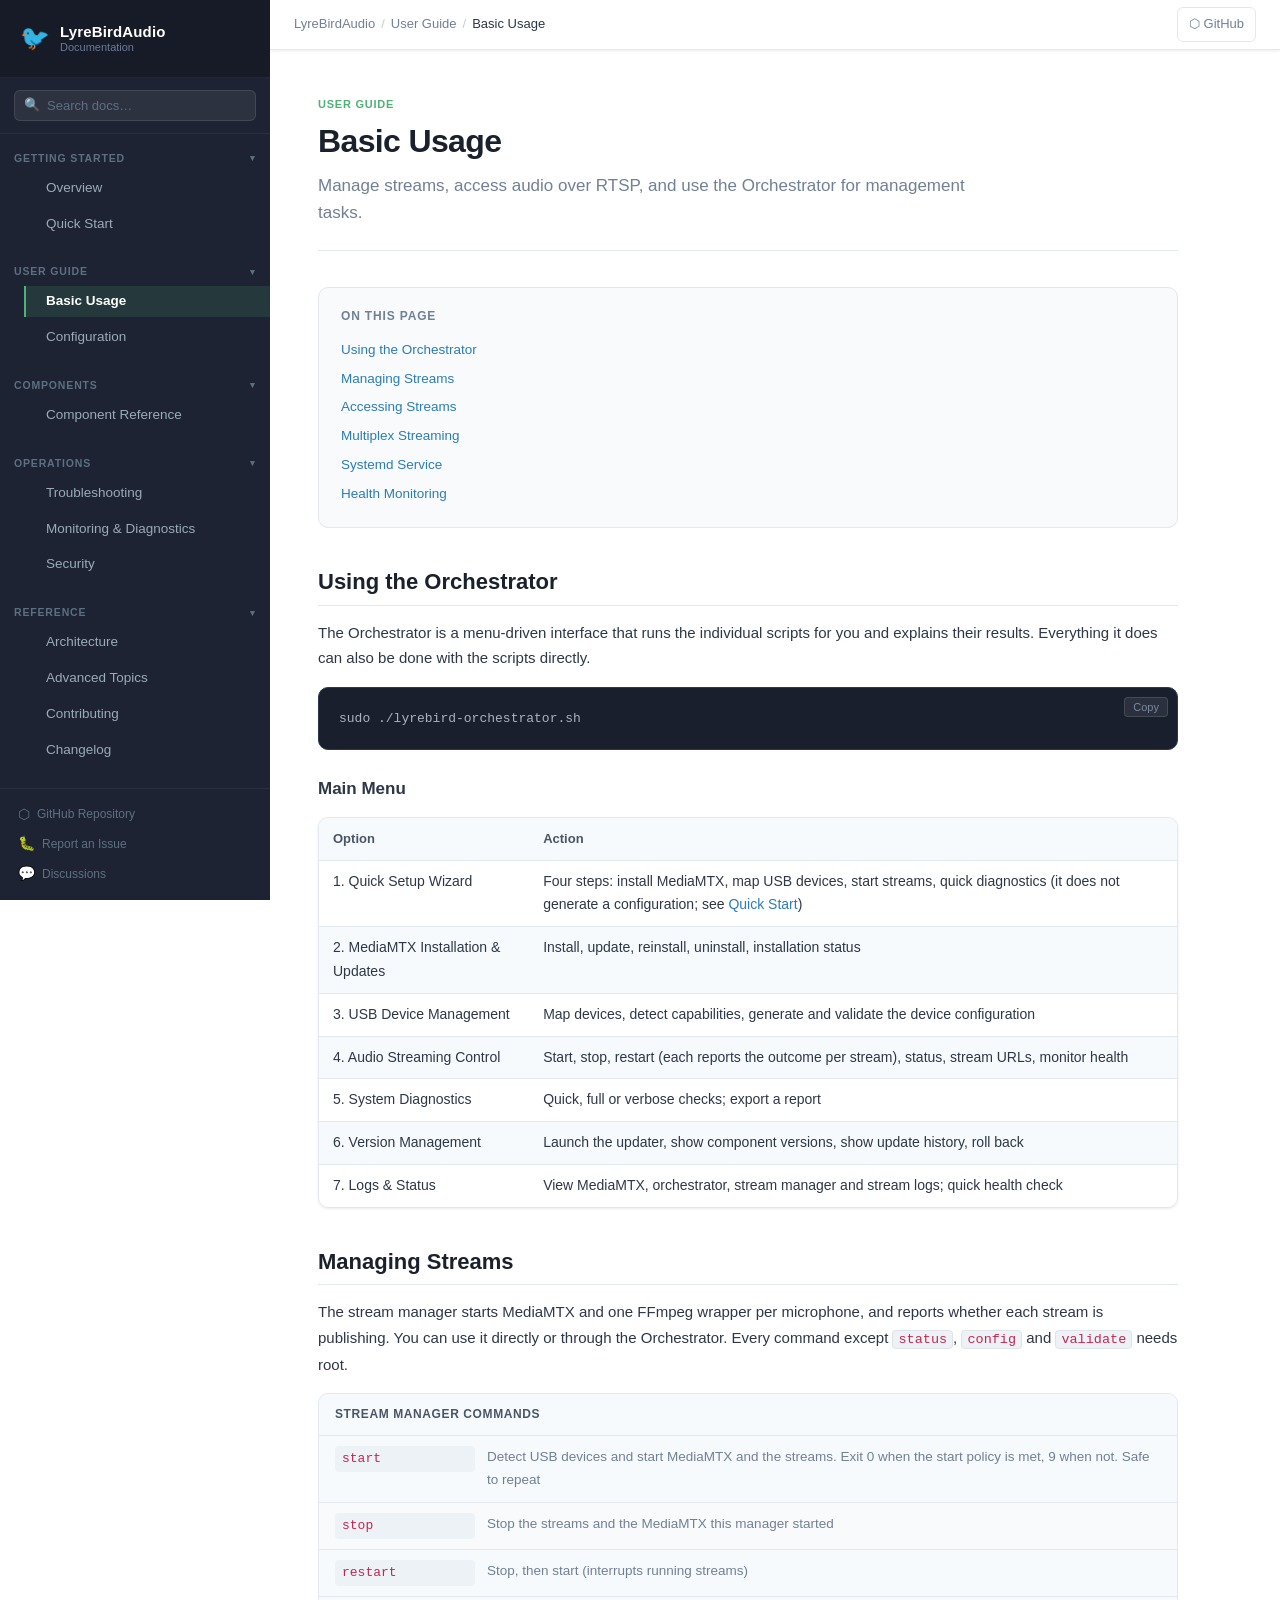
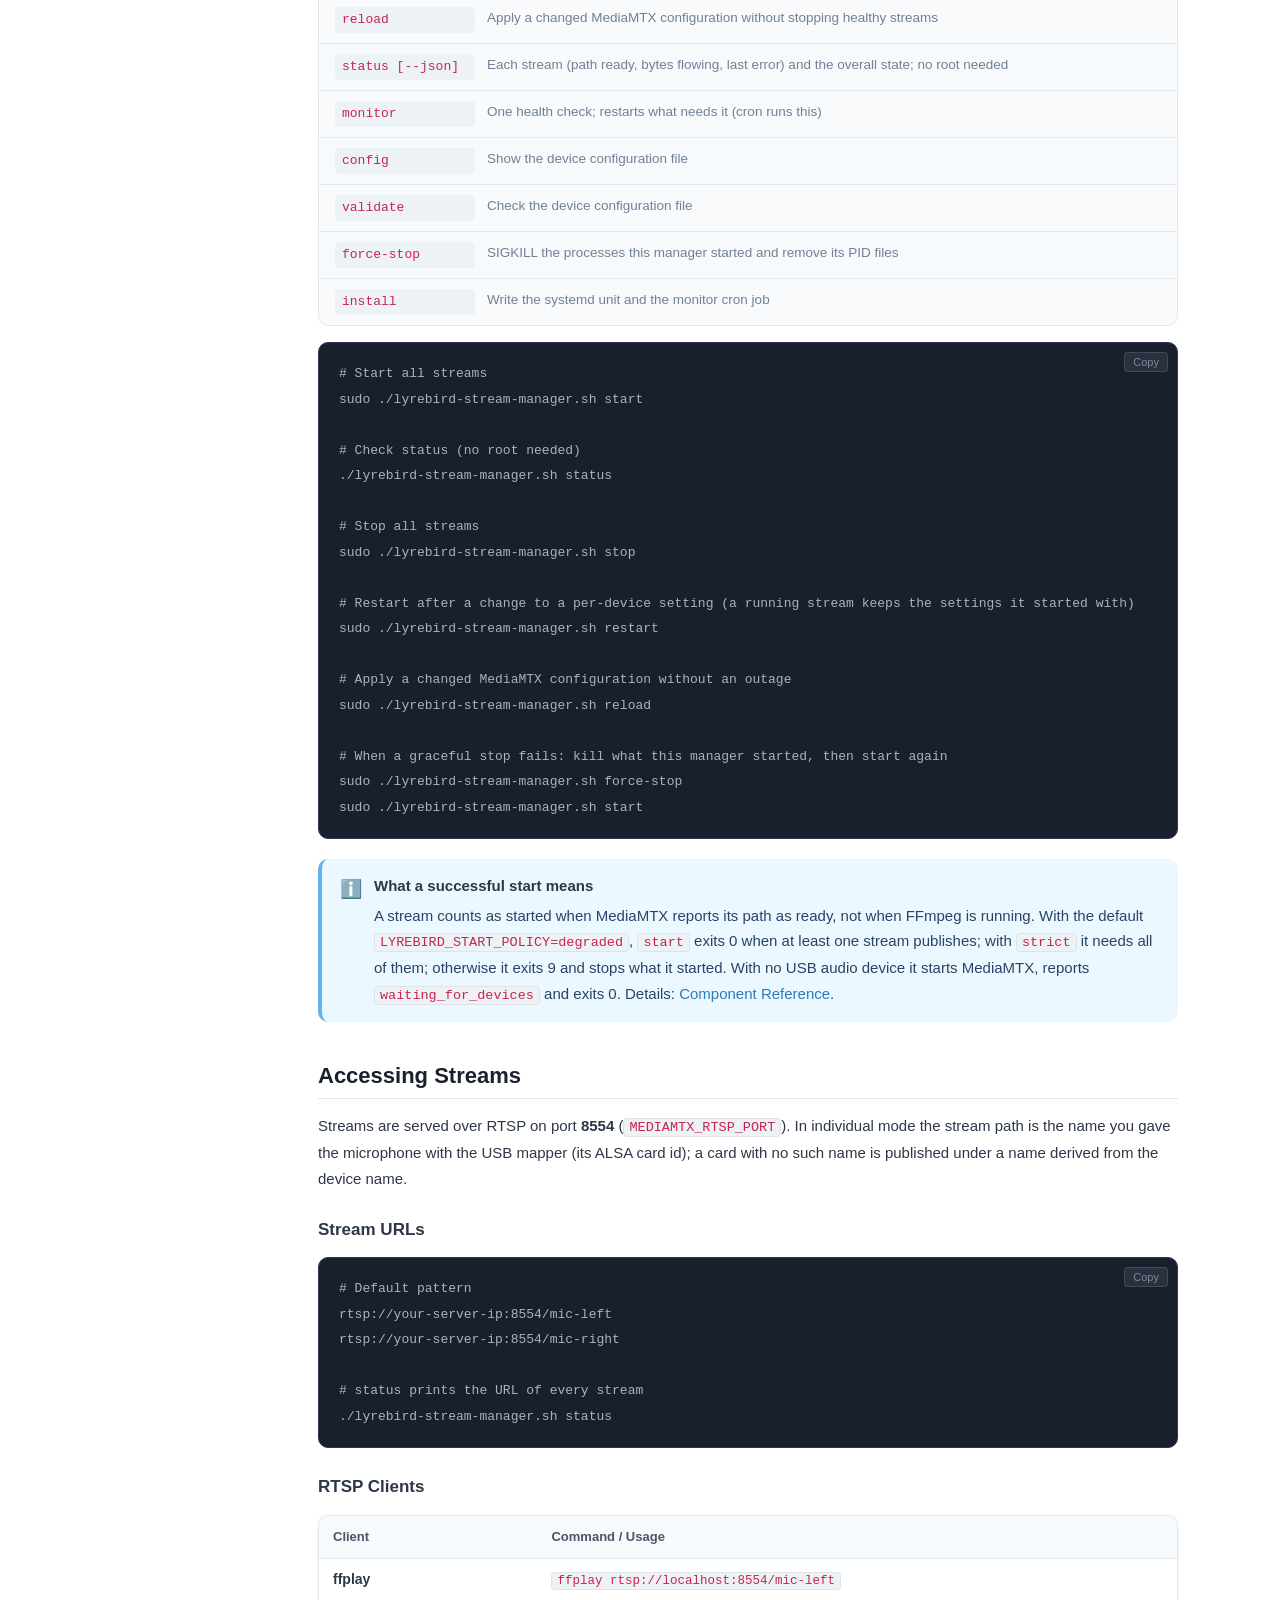
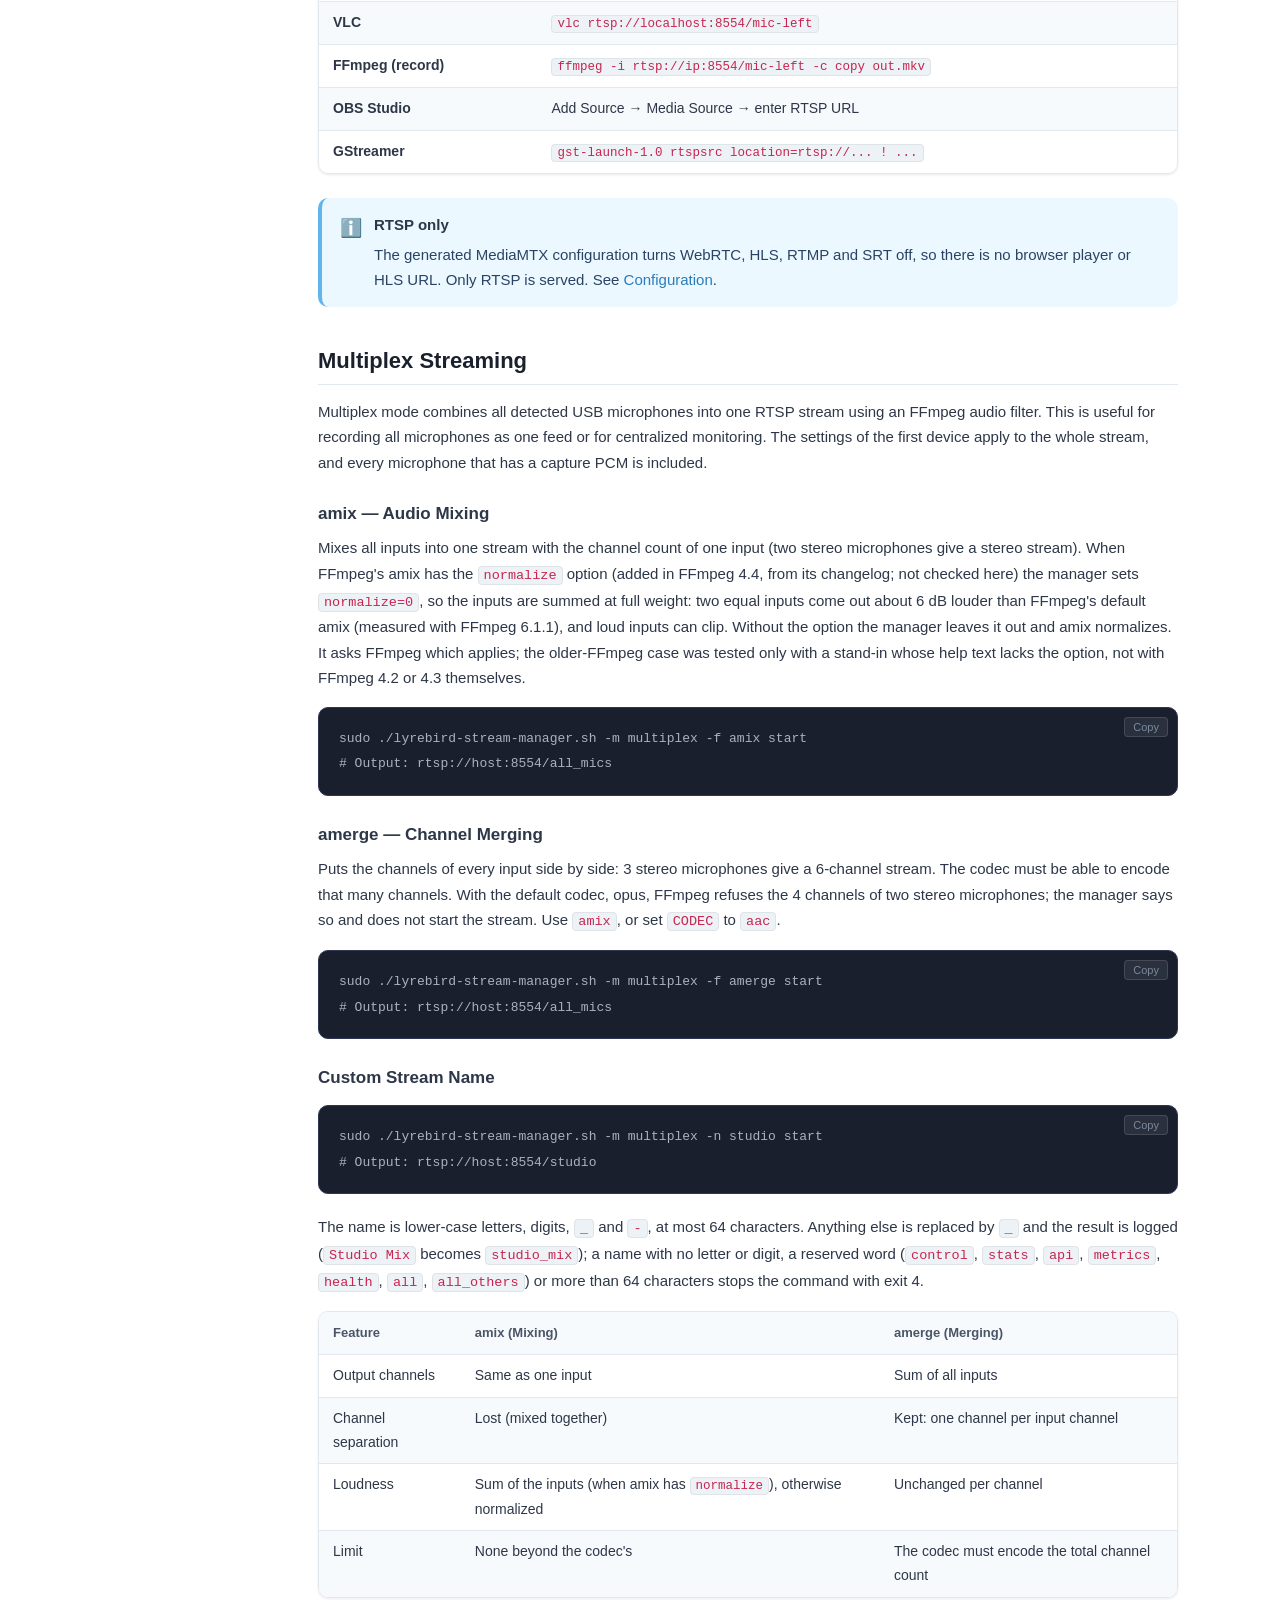
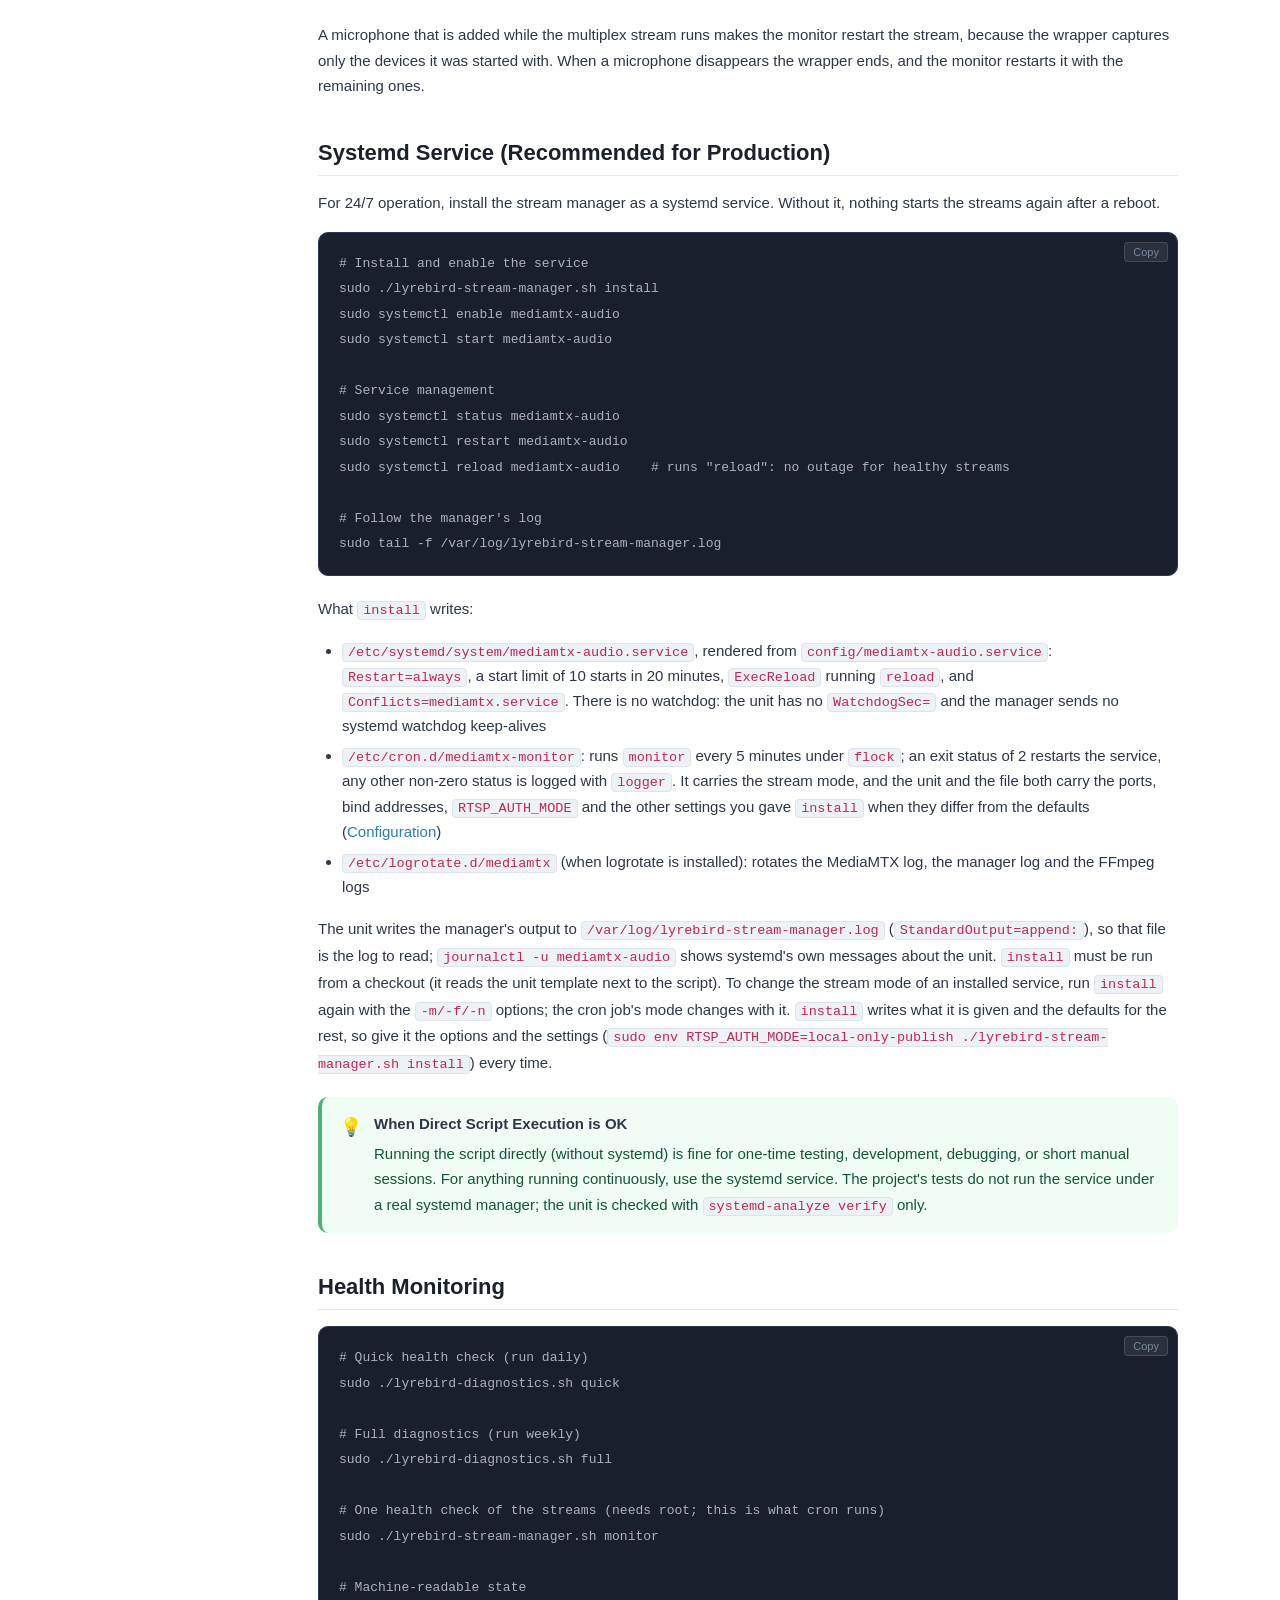
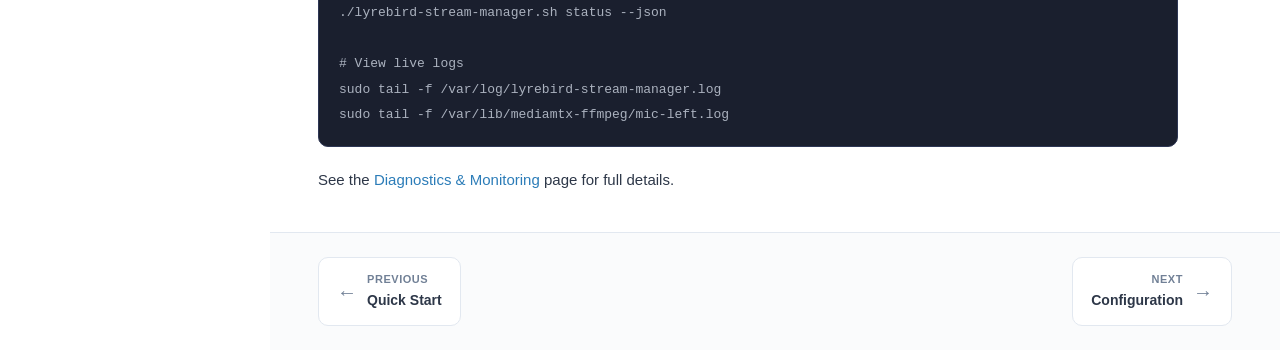
<file: docs/usage.html>
<!DOCTYPE html>
<html lang="en">
<head>
  <meta charset="UTF-8">
  <meta name="viewport" content="width=device-width, initial-scale=1.0">
  <title>Basic Usage - LyreBirdAudio Docs</title>
  <meta name="description" content="Managing streams, accessing audio over RTSP, multiplex mode and the systemd service.">
  <link rel="stylesheet" href="css/style.css">
</head>
<body>

<div id="sidebar-overlay" class="sidebar-overlay"></div>
<aside id="sidebar" class="sidebar"></aside>

<div class="content-wrapper">
  <header id="topbar" class="topbar"></header>

  <main class="content">
    <div class="page-header">
      <span class="page-label">User Guide</span>
      <h1 class="page-title">Basic Usage</h1>
      <p class="page-subtitle">Manage streams, access audio over RTSP, and use the Orchestrator for management tasks.</p>
    </div>

    <div class="toc">
      <div class="toc-title">On this page</div>
      <ul class="toc-list">
        <li><a href="#orchestrator">Using the Orchestrator</a></li>
        <li><a href="#managing-streams">Managing Streams</a></li>
        <li><a href="#accessing-streams">Accessing Streams</a></li>
        <li><a href="#multiplex">Multiplex Streaming</a></li>
        <li><a href="#systemd-service">Systemd Service</a></li>
        <li><a href="#health-monitoring">Health Monitoring</a></li>
      </ul>
    </div>

    <h2 id="orchestrator">Using the Orchestrator</h2>
    <p>
      The Orchestrator is a menu-driven interface that runs the individual scripts for you and explains their results.
      Everything it does can also be done with the scripts directly.
    </p>
    <pre><code>sudo ./lyrebird-orchestrator.sh</code></pre>

    <h3>Main Menu</h3>
    <div class="table-wrapper">
      <table>
        <thead><tr><th>Option</th><th>Action</th></tr></thead>
        <tbody>
          <tr><td>1. Quick Setup Wizard</td><td>Four steps: install MediaMTX, map USB devices, start streams, quick diagnostics (it does not generate a configuration; see <a href="quick-start.html#wizard">Quick Start</a>)</td></tr>
          <tr><td>2. MediaMTX Installation &amp; Updates</td><td>Install, update, reinstall, uninstall, installation status</td></tr>
          <tr><td>3. USB Device Management</td><td>Map devices, detect capabilities, generate and validate the device configuration</td></tr>
          <tr><td>4. Audio Streaming Control</td><td>Start, stop, restart (each reports the outcome per stream), status, stream URLs, monitor health</td></tr>
          <tr><td>5. System Diagnostics</td><td>Quick, full or verbose checks; export a report</td></tr>
          <tr><td>6. Version Management</td><td>Launch the updater, show component versions, show update history, roll back</td></tr>
          <tr><td>7. Logs &amp; Status</td><td>View MediaMTX, orchestrator, stream manager and stream logs; quick health check</td></tr>
        </tbody>
      </table>
    </div>

    <h2 id="managing-streams">Managing Streams</h2>
    <p>
      The stream manager starts MediaMTX and one FFmpeg wrapper per microphone, and reports whether each stream is publishing.
      You can use it directly or through the Orchestrator. Every command except <code>status</code>, <code>config</code>
      and <code>validate</code> needs root.
    </p>

    <div class="command-ref">
      <div class="command-ref-header">Stream Manager Commands</div>
      <div class="command-row">
        <span class="command-name">start</span>
        <span class="command-desc">Detect USB devices and start MediaMTX and the streams. Exit 0 when the start policy is met, 9 when not. Safe to repeat</span>
      </div>
      <div class="command-row">
        <span class="command-name">stop</span>
        <span class="command-desc">Stop the streams and the MediaMTX this manager started</span>
      </div>
      <div class="command-row">
        <span class="command-name">restart</span>
        <span class="command-desc">Stop, then start (interrupts running streams)</span>
      </div>
      <div class="command-row">
        <span class="command-name">reload</span>
        <span class="command-desc">Apply a changed MediaMTX configuration without stopping healthy streams</span>
      </div>
      <div class="command-row">
        <span class="command-name">status [--json]</span>
        <span class="command-desc">Each stream (path ready, bytes flowing, last error) and the overall state; no root needed</span>
      </div>
      <div class="command-row">
        <span class="command-name">monitor</span>
        <span class="command-desc">One health check; restarts what needs it (cron runs this)</span>
      </div>
      <div class="command-row">
        <span class="command-name">config</span>
        <span class="command-desc">Show the device configuration file</span>
      </div>
      <div class="command-row">
        <span class="command-name">validate</span>
        <span class="command-desc">Check the device configuration file</span>
      </div>
      <div class="command-row">
        <span class="command-name">force-stop</span>
        <span class="command-desc">SIGKILL the processes this manager started and remove its PID files</span>
      </div>
      <div class="command-row">
        <span class="command-name">install</span>
        <span class="command-desc">Write the systemd unit and the monitor cron job</span>
      </div>
    </div>

    <pre><code># Start all streams
sudo ./lyrebird-stream-manager.sh start

# Check status (no root needed)
./lyrebird-stream-manager.sh status

# Stop all streams
sudo ./lyrebird-stream-manager.sh stop

# Restart after a change to a per-device setting (a running stream keeps the settings it started with)
sudo ./lyrebird-stream-manager.sh restart

# Apply a changed MediaMTX configuration without an outage
sudo ./lyrebird-stream-manager.sh reload

# When a graceful stop fails: kill what this manager started, then start again
sudo ./lyrebird-stream-manager.sh force-stop
sudo ./lyrebird-stream-manager.sh start</code></pre>

    <div class="callout info">
      <span class="callout-icon">ℹ️</span>
      <div class="callout-body">
        <strong>What a successful start means</strong>
        <p>A stream counts as started when MediaMTX reports its path as ready, not when FFmpeg is running. With the default <code>LYREBIRD_START_POLICY=degraded</code>, <code>start</code> exits 0 when at least one stream publishes; with <code>strict</code> it needs all of them; otherwise it exits 9 and stops what it started. With no USB audio device it starts MediaMTX, reports <code>waiting_for_devices</code> and exits 0. Details: <a href="components.html#start-outcome">Component Reference</a>.</p>
      </div>
    </div>

    <h2 id="accessing-streams">Accessing Streams</h2>
    <p>
      Streams are served over RTSP on port <strong>8554</strong> (<code>MEDIAMTX_RTSP_PORT</code>). In individual mode the stream
      path is the name you gave the microphone with the USB mapper (its ALSA card id); a card with no such name is published
      under a name derived from the device name.
    </p>

    <h3>Stream URLs</h3>
    <pre><code># Default pattern
rtsp://your-server-ip:8554/mic-left
rtsp://your-server-ip:8554/mic-right

# status prints the URL of every stream
./lyrebird-stream-manager.sh status</code></pre>

    <h3>RTSP Clients</h3>
    <div class="table-wrapper">
      <table>
        <thead><tr><th>Client</th><th>Command / Usage</th></tr></thead>
        <tbody>
          <tr>
            <td><strong>ffplay</strong></td>
            <td><code>ffplay rtsp://localhost:8554/mic-left</code></td>
          </tr>
          <tr>
            <td><strong>VLC</strong></td>
            <td><code>vlc rtsp://localhost:8554/mic-left</code></td>
          </tr>
          <tr>
            <td><strong>FFmpeg (record)</strong></td>
            <td><code>ffmpeg -i rtsp://ip:8554/mic-left -c copy out.mkv</code></td>
          </tr>
          <tr>
            <td><strong>OBS Studio</strong></td>
            <td>Add Source → Media Source → enter RTSP URL</td>
          </tr>
          <tr>
            <td><strong>GStreamer</strong></td>
            <td><code>gst-launch-1.0 rtspsrc location=rtsp://... ! ...</code></td>
          </tr>
        </tbody>
      </table>
    </div>

    <div class="callout info">
      <span class="callout-icon">ℹ️</span>
      <div class="callout-body">
        <strong>RTSP only</strong>
        <p>The generated MediaMTX configuration turns WebRTC, HLS, RTMP and SRT off, so there is no browser player or HLS URL. Only RTSP is served. See <a href="configuration.html#mediamtx">Configuration</a>.</p>
      </div>
    </div>

    <h2 id="multiplex">Multiplex Streaming</h2>
    <p>
      Multiplex mode combines all detected USB microphones into one RTSP stream using an FFmpeg audio filter.
      This is useful for recording all microphones as one feed or for centralized monitoring. The settings of the first
      device apply to the whole stream, and every microphone that has a capture PCM is included.
    </p>

    <h3>amix — Audio Mixing</h3>
    <p>
      Mixes all inputs into one stream with the channel count of one input (two stereo microphones give a stereo stream).
      When FFmpeg's amix has the <code>normalize</code> option (added in FFmpeg 4.4, from its changelog; not checked here) the manager sets <code>normalize=0</code>, so the inputs are summed at full weight:
      two equal inputs come out about 6 dB louder than FFmpeg's default amix (measured with FFmpeg 6.1.1), and loud inputs can clip.
      Without the option the manager leaves it out and amix normalizes. It asks FFmpeg which applies; the older-FFmpeg case
      was tested only with a stand-in whose help text lacks the option, not with FFmpeg 4.2 or 4.3 themselves.
    </p>
    <pre><code>sudo ./lyrebird-stream-manager.sh -m multiplex -f amix start
# Output: rtsp://host:8554/all_mics</code></pre>

    <h3>amerge — Channel Merging</h3>
    <p>
      Puts the channels of every input side by side: 3 stereo microphones give a 6-channel stream. The codec must be able
      to encode that many channels. With the default codec, opus, FFmpeg refuses the 4 channels of two stereo microphones;
      the manager says so and does not start the stream. Use <code>amix</code>, or set <code>CODEC</code> to <code>aac</code>.
    </p>
    <pre><code>sudo ./lyrebird-stream-manager.sh -m multiplex -f amerge start
# Output: rtsp://host:8554/all_mics</code></pre>

    <h3>Custom Stream Name</h3>
    <pre><code>sudo ./lyrebird-stream-manager.sh -m multiplex -n studio start
# Output: rtsp://host:8554/studio</code></pre>
    <p>
      The name is lower-case letters, digits, <code>_</code> and <code>-</code>, at most 64 characters. Anything else is replaced by
      <code>_</code> and the result is logged (<code>Studio Mix</code> becomes <code>studio_mix</code>); a name with no letter or digit,
      a reserved word (<code>control</code>, <code>stats</code>, <code>api</code>, <code>metrics</code>, <code>health</code>,
      <code>all</code>, <code>all_others</code>) or more than 64 characters stops the command with exit 4.
    </p>

    <div class="table-wrapper">
      <table>
        <thead>
          <tr><th>Feature</th><th>amix (Mixing)</th><th>amerge (Merging)</th></tr>
        </thead>
        <tbody>
          <tr><td>Output channels</td><td>Same as one input</td><td>Sum of all inputs</td></tr>
          <tr><td>Channel separation</td><td>Lost (mixed together)</td><td>Kept: one channel per input channel</td></tr>
          <tr><td>Loudness</td><td>Sum of the inputs (when amix has <code>normalize</code>), otherwise normalized</td><td>Unchanged per channel</td></tr>
          <tr><td>Limit</td><td>None beyond the codec's</td><td>The codec must encode the total channel count</td></tr>
        </tbody>
      </table>
    </div>
    <p>
      A microphone that is added while the multiplex stream runs makes the monitor restart the stream, because the wrapper
      captures only the devices it was started with. When a microphone disappears the wrapper ends, and the monitor restarts
      it with the remaining ones.
    </p>

    <h2 id="systemd-service">Systemd Service (Recommended for Production)</h2>
    <p>
      For 24/7 operation, install the stream manager as a systemd service. Without it, nothing starts the streams again
      after a reboot.
    </p>
    <pre><code># Install and enable the service
sudo ./lyrebird-stream-manager.sh install
sudo systemctl enable mediamtx-audio
sudo systemctl start mediamtx-audio

# Service management
sudo systemctl status mediamtx-audio
sudo systemctl restart mediamtx-audio
sudo systemctl reload mediamtx-audio    # runs "reload": no outage for healthy streams

# Follow the manager's log
sudo tail -f /var/log/lyrebird-stream-manager.log</code></pre>

    <p>What <code>install</code> writes:</p>
    <ul>
      <li><code>/etc/systemd/system/mediamtx-audio.service</code>, rendered from <code>config/mediamtx-audio.service</code>: <code>Restart=always</code>, a start limit of 10 starts in 20 minutes, <code>ExecReload</code> running <code>reload</code>, and <code>Conflicts=mediamtx.service</code>. There is no watchdog: the unit has no <code>WatchdogSec=</code> and the manager sends no systemd watchdog keep-alives</li>
      <li><code>/etc/cron.d/mediamtx-monitor</code>: runs <code>monitor</code> every 5 minutes under <code>flock</code>; an exit status of 2 restarts the service, any other non-zero status is logged with <code>logger</code>. It carries the stream mode, and the unit and the file both carry the ports, bind addresses, <code>RTSP_AUTH_MODE</code> and the other settings you gave <code>install</code> when they differ from the defaults (<a href="configuration.html#env-vars">Configuration</a>)</li>
      <li><code>/etc/logrotate.d/mediamtx</code> (when logrotate is installed): rotates the MediaMTX log, the manager log and the FFmpeg logs</li>
    </ul>
    <p>
      The unit writes the manager's output to <code>/var/log/lyrebird-stream-manager.log</code> (<code>StandardOutput=append:</code>),
      so that file is the log to read; <code>journalctl -u mediamtx-audio</code> shows systemd's own messages about the unit.
      <code>install</code> must be run from a checkout (it reads the unit template next to the script). To change the stream mode of an
      installed service, run <code>install</code> again with the <code>-m/-f/-n</code> options; the cron job's mode changes with it. <code>install</code> writes what it is given and the defaults for the rest, so give it the options and the settings (<code>sudo env RTSP_AUTH_MODE=local-only-publish ./lyrebird-stream-manager.sh install</code>) every time.
    </p>

    <div class="callout tip">
      <span class="callout-icon">💡</span>
      <div class="callout-body">
        <strong>When Direct Script Execution is OK</strong>
        <p>Running the script directly (without systemd) is fine for one-time testing, development, debugging, or short manual sessions. For anything running continuously, use the systemd service. The project's tests do not run the service under a real systemd manager; the unit is checked with <code>systemd-analyze verify</code> only.</p>
      </div>
    </div>

    <h2 id="health-monitoring">Health Monitoring</h2>
    <pre><code># Quick health check (run daily)
sudo ./lyrebird-diagnostics.sh quick

# Full diagnostics (run weekly)
sudo ./lyrebird-diagnostics.sh full

# One health check of the streams (needs root; this is what cron runs)
sudo ./lyrebird-stream-manager.sh monitor

# Machine-readable state
./lyrebird-stream-manager.sh status --json

# View live logs
sudo tail -f /var/log/lyrebird-stream-manager.log
sudo tail -f /var/lib/mediamtx-ffmpeg/mic-left.log</code></pre>

    <p>See the <a href="monitoring.html">Diagnostics &amp; Monitoring</a> page for full details.</p>

  </main>
  <nav id="page-nav" class="page-nav"></nav>
</div>

<script src="js/nav.js"></script>
<script src="js/search.js"></script>
</body>
</html>
</file>
<file: docs/css/style.css>
/* ===================================================================
   LyreBirdAudio Documentation - Style Sheet
   Theme: Dark navy sidebar + clean white content
   =================================================================== */

/* ---------- Custom Properties ---------- */
:root {
  --sidebar-width: 270px;
  --topbar-height: 50px;

  /* Sidebar */
  --sidebar-bg: #1e2333;
  --sidebar-header-bg: #161b27;
  --sidebar-link: #9aabb8;
  --sidebar-link-hover: #d6e4f0;
  --sidebar-link-active: #ffffff;
  --sidebar-active-bg: rgba(78, 178, 118, 0.15);
  --sidebar-active-border: #4eb276;
  --sidebar-section: #5c7080;
  --sidebar-border: rgba(255,255,255,0.06);

  /* Top bar */
  --topbar-bg: #ffffff;
  --topbar-border: #e2e8f0;
  --topbar-shadow: 0 1px 3px rgba(0,0,0,0.08);

  /* Content */
  --content-bg: #ffffff;
  --content-text: #2d3748;
  --content-secondary: #718096;
  --content-max-width: 860px;

  /* Accent */
  --accent: #4eb276;
  --accent-dark: #3a9060;
  --accent-light: #edf7f0;

  /* Links */
  --link: #2b7cb8;
  --link-hover: #1a5c91;

  /* Code */
  --code-inline-bg: #edf2f7;
  --code-inline-text: #c7254e;
  --code-block-bg: #1a1f2e;
  --code-block-text: #abb2bf;
  --code-block-border: #2d3654;

  /* UI Elements */
  --border: #e2e8f0;
  --border-dark: #cbd5e0;
  --radius: 6px;
  --radius-lg: 10px;
  --shadow-sm: 0 1px 3px rgba(0,0,0,0.08);
  --shadow-md: 0 4px 12px rgba(0,0,0,0.12);

  /* Callouts */
  --tip-bg: #f0fdf4;
  --tip-border: #4eb276;
  --tip-text: #15543a;
  --warning-bg: #fffbeb;
  --warning-border: #f6ad55;
  --warning-text: #7b4f12;
  --danger-bg: #fff5f5;
  --danger-border: #fc8181;
  --danger-text: #742a2a;
  --info-bg: #ebf8ff;
  --info-border: #63b3ed;
  --info-text: #2a4365;

  /* Tables */
  --table-header-bg: #f7fafc;
  --table-border: #e2e8f0;
  --table-stripe: #f7fafc;
}

/* ---------- Reset & Base ---------- */
*, *::before, *::after { box-sizing: border-box; margin: 0; padding: 0; }

html { font-size: 16px; scroll-behavior: smooth; }

body {
  font-family: -apple-system, BlinkMacSystemFont, 'Segoe UI', Roboto, Oxygen, Ubuntu, sans-serif;
  font-size: 15px;
  line-height: 1.7;
  color: var(--content-text);
  background: var(--content-bg);
  display: flex;
  min-height: 100vh;
}

/* ---------- Layout ---------- */
.sidebar {
  width: var(--sidebar-width);
  min-width: var(--sidebar-width);
  background: var(--sidebar-bg);
  display: flex;
  flex-direction: column;
  position: fixed;
  top: 0;
  left: 0;
  height: 100vh;
  overflow-y: auto;
  overflow-x: hidden;
  z-index: 100;
  transition: transform 0.25s ease;
}

.content-wrapper {
  margin-left: var(--sidebar-width);
  flex: 1;
  min-width: 0;
  display: flex;
  flex-direction: column;
  min-height: 100vh;
}

/* ---------- Sidebar Header ---------- */
.sidebar-header {
  background: var(--sidebar-header-bg);
  padding: 18px 20px;
  border-bottom: 1px solid var(--sidebar-border);
  flex-shrink: 0;
}

.sidebar-logo {
  display: flex;
  align-items: center;
  gap: 10px;
  text-decoration: none;
  color: #fff;
}

.sidebar-logo-icon {
  font-size: 24px;
  flex-shrink: 0;
}

.sidebar-logo-text {
  display: flex;
  flex-direction: column;
  line-height: 1.2;
}

.sidebar-logo-name {
  font-size: 15px;
  font-weight: 700;
  color: #ffffff;
  letter-spacing: 0.01em;
}

.sidebar-logo-sub {
  font-size: 11px;
  color: #6b7a99;
  font-weight: 400;
}

/* ---------- Sidebar Search ---------- */
.sidebar-search {
  padding: 12px 14px;
  border-bottom: 1px solid var(--sidebar-border);
  position: relative;
}

.sidebar-search input {
  width: 100%;
  padding: 7px 10px 7px 32px;
  background: rgba(255,255,255,0.07);
  border: 1px solid rgba(255,255,255,0.1);
  border-radius: var(--radius);
  color: #c9d1d9;
  font-size: 13px;
  outline: none;
  transition: border-color 0.2s, background 0.2s;
}

.sidebar-search input::placeholder { color: #5c7080; }
.sidebar-search input:focus {
  border-color: var(--accent);
  background: rgba(255,255,255,0.1);
}

.sidebar-search-icon {
  position: absolute;
  left: 24px;
  top: 50%;
  transform: translateY(-50%);
  color: #5c7080;
  font-size: 13px;
  pointer-events: none;
}

/* Search results dropdown */
#search-results {
  position: absolute;
  top: calc(100% + 4px);
  left: 14px;
  right: 14px;
  background: #252d3d;
  border: 1px solid rgba(255,255,255,0.1);
  border-radius: var(--radius);
  box-shadow: var(--shadow-md);
  z-index: 200;
  display: none;
  max-height: 400px;
  overflow-y: auto;
}

#search-results.visible { display: block; }

.search-result-item {
  display: block;
  padding: 10px 14px;
  border-bottom: 1px solid rgba(255,255,255,0.06);
  text-decoration: none;
  transition: background 0.15s;
}

.search-result-item:last-child { border-bottom: none; }
.search-result-item:hover { background: rgba(255,255,255,0.06); }

.search-result-title {
  font-size: 13px;
  font-weight: 600;
  color: #c9d1d9;
  margin-bottom: 2px;
}

.search-result-section {
  font-size: 11px;
  color: #5c7080;
}

.search-result-excerpt {
  font-size: 12px;
  color: #7a8a9c;
  margin-top: 3px;
  white-space: nowrap;
  overflow: hidden;
  text-overflow: ellipsis;
}

.search-result-empty {
  padding: 14px;
  text-align: center;
  color: #5c7080;
  font-size: 13px;
}

mark {
  background: rgba(78, 178, 118, 0.25);
  color: var(--accent);
  padding: 0 1px;
  border-radius: 2px;
}

/* ---------- Sidebar Navigation ---------- */
.sidebar-nav {
  flex: 1;
  overflow-y: auto;
  padding: 8px 0 24px;
}

.nav-section {
  margin-bottom: 2px;
}

.nav-section-header {
  display: flex;
  align-items: center;
  justify-content: space-between;
  padding: 8px 14px 5px;
  font-size: 10.5px;
  font-weight: 700;
  letter-spacing: 0.08em;
  text-transform: uppercase;
  color: var(--sidebar-section);
  cursor: pointer;
  user-select: none;
}

.nav-section-header:hover { color: #8a9bb0; }

.nav-section-arrow {
  font-size: 9px;
  transition: transform 0.2s;
}

.nav-section.collapsed .nav-section-arrow { transform: rotate(-90deg); }
.nav-section.collapsed .nav-section-items { display: none; }

.nav-section-items { list-style: none; }

.nav-item a {
  display: block;
  padding: 6px 14px 6px 20px;
  font-size: 13.5px;
  color: var(--sidebar-link);
  text-decoration: none;
  border-left: 2px solid transparent;
  transition: color 0.15s, background 0.15s, border-color 0.15s;
  line-height: 1.4;
}

.nav-item a:hover {
  color: var(--sidebar-link-hover);
  background: rgba(255,255,255,0.04);
}

.nav-item.active a {
  color: var(--sidebar-link-active);
  background: var(--sidebar-active-bg);
  border-left-color: var(--sidebar-active-border);
  font-weight: 600;
}

/* Sidebar footer */
.sidebar-footer {
  padding: 14px 18px;
  border-top: 1px solid var(--sidebar-border);
  flex-shrink: 0;
}

.sidebar-footer-links {
  display: flex;
  flex-direction: column;
  gap: 6px;
}

.sidebar-footer a {
  display: flex;
  align-items: center;
  gap: 7px;
  font-size: 12px;
  color: #5c7080;
  text-decoration: none;
  transition: color 0.15s;
}

.sidebar-footer a:hover { color: #9aabb8; }
.sidebar-footer a .icon { font-size: 14px; }

/* ---------- Top Bar ---------- */
.topbar {
  height: var(--topbar-height);
  background: var(--topbar-bg);
  border-bottom: 1px solid var(--topbar-border);
  box-shadow: var(--topbar-shadow);
  display: flex;
  align-items: center;
  padding: 0 24px;
  gap: 16px;
  position: sticky;
  top: 0;
  z-index: 50;
}

.topbar-toggle {
  display: none;
  background: none;
  border: none;
  cursor: pointer;
  color: var(--content-secondary);
  font-size: 20px;
  padding: 4px;
  line-height: 1;
}

.topbar-breadcrumb {
  display: flex;
  align-items: center;
  gap: 6px;
  font-size: 13px;
  color: var(--content-secondary);
  flex: 1;
  min-width: 0;
  overflow: hidden;
  white-space: nowrap;
}

.topbar-breadcrumb a {
  color: var(--content-secondary);
  text-decoration: none;
}

.topbar-breadcrumb a:hover { color: var(--link); }
.topbar-breadcrumb .sep { opacity: 0.4; }
.topbar-breadcrumb .current { color: var(--content-text); font-weight: 500; }

.topbar-actions {
  display: flex;
  align-items: center;
  gap: 8px;
}

.topbar-btn {
  display: flex;
  align-items: center;
  gap: 5px;
  padding: 5px 11px;
  font-size: 13px;
  color: var(--content-secondary);
  text-decoration: none;
  border: 1px solid var(--border);
  border-radius: var(--radius);
  background: none;
  cursor: pointer;
  transition: color 0.15s, border-color 0.15s, background 0.15s;
  white-space: nowrap;
}

.topbar-btn:hover {
  color: var(--content-text);
  border-color: var(--border-dark);
  background: #f7fafc;
}

/* ---------- Main Content ---------- */
.content {
  flex: 1;
  padding: 40px 48px;
  max-width: calc(var(--content-max-width) + 96px);
  width: 100%;
}

/* Page header */
.page-header {
  margin-bottom: 36px;
  padding-bottom: 24px;
  border-bottom: 1px solid var(--border);
}

.page-label {
  display: inline-block;
  font-size: 11px;
  font-weight: 700;
  letter-spacing: 0.07em;
  text-transform: uppercase;
  color: var(--accent);
  margin-bottom: 8px;
}

.page-title {
  font-size: 32px;
  font-weight: 800;
  color: #1a202c;
  line-height: 1.2;
  margin-bottom: 12px;
  letter-spacing: -0.02em;
}

.page-subtitle {
  font-size: 17px;
  color: var(--content-secondary);
  line-height: 1.6;
  max-width: 680px;
}

/* ---------- Typography ---------- */
h1, h2, h3, h4, h5 {
  color: #1a202c;
  font-weight: 700;
  line-height: 1.3;
  scroll-margin-top: 72px;
}

h2 {
  font-size: 22px;
  margin: 40px 0 14px;
  padding-bottom: 8px;
  border-bottom: 1px solid var(--border);
}

h2:first-child { margin-top: 0; }

h3 {
  font-size: 17px;
  margin: 28px 0 10px;
  color: #2d3748;
}

h4 {
  font-size: 15px;
  margin: 20px 0 8px;
  font-weight: 600;
  color: #4a5568;
}

p { margin-bottom: 16px; }
p:last-child { margin-bottom: 0; }

a { color: var(--link); text-decoration: none; }
a:hover { color: var(--link-hover); text-decoration: underline; }

strong { font-weight: 600; color: #2d3748; }
em { font-style: italic; }

hr {
  border: none;
  border-top: 1px solid var(--border);
  margin: 32px 0;
}

/* ---------- Lists ---------- */
ul, ol {
  padding-left: 24px;
  margin-bottom: 16px;
}

li {
  margin-bottom: 5px;
  line-height: 1.65;
}

li > ul, li > ol {
  margin-top: 5px;
  margin-bottom: 5px;
}

/* Definition list / dl */
dl { margin-bottom: 16px; }
dt {
  font-weight: 600;
  color: #2d3748;
  margin-top: 12px;
}
dd {
  padding-left: 20px;
  color: var(--content-secondary);
}

/* ---------- Code ---------- */
code {
  font-family: 'SFMono-Regular', Consolas, 'Liberation Mono', Menlo, monospace;
  font-size: 13.5px;
  background: var(--code-inline-bg);
  color: var(--code-inline-text);
  padding: 1px 5px;
  border-radius: 4px;
  border: 1px solid rgba(0,0,0,0.06);
}

pre {
  background: var(--code-block-bg);
  border: 1px solid var(--code-block-border);
  border-radius: var(--radius-lg);
  padding: 18px 20px;
  overflow-x: auto;
  margin: 16px 0 20px;
  position: relative;
}

pre code {
  font-size: 13px;
  background: none;
  color: var(--code-block-text);
  padding: 0;
  border: none;
  border-radius: 0;
  line-height: 1.65;
}

/* Code copy button */
.code-wrapper { position: relative; }

.copy-btn {
  position: absolute;
  top: 10px;
  right: 10px;
  background: rgba(255,255,255,0.08);
  border: 1px solid rgba(255,255,255,0.12);
  border-radius: 4px;
  color: #7a8a9c;
  font-size: 11px;
  padding: 3px 8px;
  cursor: pointer;
  transition: background 0.15s, color 0.15s;
  font-family: inherit;
}

.copy-btn:hover {
  background: rgba(255,255,255,0.14);
  color: #c9d1d9;
}

.copy-btn.copied { color: var(--accent); }

/* Syntax highlighting tokens */
.token-comment { color: #5c6370; font-style: italic; }
.token-keyword { color: #c678dd; }
.token-string { color: #98c379; }
.token-number { color: #d19a66; }
.token-function { color: #61afef; }
.token-variable { color: #e06c75; }
.token-operator { color: #56b6c2; }
.token-flag { color: #e5c07b; }

/* ---------- Tables ---------- */
.table-wrapper {
  overflow-x: auto;
  margin: 16px 0 24px;
  border-radius: var(--radius-lg);
  border: 1px solid var(--table-border);
  box-shadow: var(--shadow-sm);
}

table {
  width: 100%;
  border-collapse: collapse;
  font-size: 14px;
}

thead tr {
  background: var(--table-header-bg);
}

th {
  padding: 10px 14px;
  text-align: left;
  font-weight: 600;
  font-size: 13px;
  color: #4a5568;
  border-bottom: 1px solid var(--table-border);
  white-space: nowrap;
}

td {
  padding: 9px 14px;
  border-bottom: 1px solid var(--table-border);
  vertical-align: top;
}

tr:last-child td { border-bottom: none; }
tbody tr:nth-child(even) { background: var(--table-stripe); }
tbody tr:hover { background: #f0f4f8; }

td code { font-size: 12.5px; }

/* ---------- Callouts ---------- */
.callout {
  border-radius: var(--radius-lg);
  padding: 14px 18px;
  margin: 20px 0;
  border-left: 4px solid;
  display: flex;
  gap: 12px;
  align-items: flex-start;
}

.callout-icon {
  font-size: 18px;
  flex-shrink: 0;
  margin-top: 1px;
}

.callout-body { flex: 1; min-width: 0; }
.callout-body > *:last-child { margin-bottom: 0; }

.callout p { margin-bottom: 8px; }
.callout p:last-child { margin-bottom: 0; }

.callout strong { display: block; margin-bottom: 4px; }

.callout.tip {
  background: var(--tip-bg);
  border-color: var(--tip-border);
  color: var(--tip-text);
}

.callout.warning {
  background: var(--warning-bg);
  border-color: var(--warning-border);
  color: var(--warning-text);
}

.callout.danger {
  background: var(--danger-bg);
  border-color: var(--danger-border);
  color: var(--danger-text);
}

.callout.info {
  background: var(--info-bg);
  border-color: var(--info-border);
  color: var(--info-text);
}

/* ---------- Badges / Chips ---------- */
.badge {
  display: inline-flex;
  align-items: center;
  padding: 2px 8px;
  border-radius: 20px;
  font-size: 11.5px;
  font-weight: 600;
  letter-spacing: 0.02em;
  line-height: 1.5;
}

.badge-green { background: #dcf5e9; color: #256940; }
.badge-blue { background: #dbeeff; color: #1a4f8a; }
.badge-orange { background: #fff0db; color: #7a4a0a; }
.badge-red { background: #ffe5e5; color: #7a1a1a; }
.badge-gray { background: #edf2f7; color: #4a5568; }

/* ---------- Cards ---------- */
.card-grid {
  display: grid;
  grid-template-columns: repeat(auto-fill, minmax(240px, 1fr));
  gap: 16px;
  margin: 20px 0;
}

.card {
  background: #fff;
  border: 1px solid var(--border);
  border-radius: var(--radius-lg);
  padding: 20px;
  transition: box-shadow 0.2s, border-color 0.2s, transform 0.2s;
  text-decoration: none;
  color: inherit;
  display: block;
}

.card:hover {
  box-shadow: var(--shadow-md);
  border-color: var(--accent);
  transform: translateY(-2px);
}

.card-icon { font-size: 28px; margin-bottom: 12px; }
.card-title {
  font-size: 15px;
  font-weight: 700;
  color: #1a202c;
  margin-bottom: 6px;
}
.card-desc {
  font-size: 13.5px;
  color: var(--content-secondary);
  line-height: 1.5;
}

/* Feature list */
.feature-list {
  list-style: none;
  padding: 0;
  margin: 16px 0;
  display: grid;
  grid-template-columns: repeat(auto-fill, minmax(220px, 1fr));
  gap: 8px;
}

.feature-list li {
  display: flex;
  align-items: flex-start;
  gap: 8px;
  font-size: 14px;
  margin: 0;
}

.feature-list li::before {
  content: '✓';
  color: var(--accent);
  font-weight: 700;
  flex-shrink: 0;
  margin-top: 1px;
}

/* ---------- Step list ---------- */
.steps { counter-reset: step; list-style: none; padding: 0; margin: 20px 0; }

.steps li {
  counter-increment: step;
  display: flex;
  gap: 16px;
  margin-bottom: 20px;
  align-items: flex-start;
}

.steps li::before {
  content: counter(step);
  width: 28px;
  height: 28px;
  min-width: 28px;
  background: var(--accent);
  color: white;
  border-radius: 50%;
  display: flex;
  align-items: center;
  justify-content: center;
  font-size: 13px;
  font-weight: 700;
  margin-top: 2px;
}

.steps li > div { flex: 1; min-width: 0; }
.steps li strong { display: block; margin-bottom: 4px; }

/* ---------- Command reference ---------- */
.command-ref {
  background: #f8fafc;
  border: 1px solid var(--border);
  border-radius: var(--radius-lg);
  overflow: hidden;
  margin: 16px 0;
}

.command-ref-header {
  background: var(--table-header-bg);
  padding: 10px 16px;
  font-size: 12px;
  font-weight: 700;
  text-transform: uppercase;
  letter-spacing: 0.05em;
  color: #4a5568;
  border-bottom: 1px solid var(--border);
}

.command-row {
  display: flex;
  align-items: flex-start;
  padding: 10px 16px;
  border-bottom: 1px solid var(--border);
  gap: 12px;
}

.command-row:last-child { border-bottom: none; }
.command-row:nth-child(even) { background: var(--table-stripe); }

.command-name {
  font-family: monospace;
  font-size: 13px;
  color: var(--code-inline-text);
  min-width: 140px;
  background: var(--code-inline-bg);
  padding: 2px 7px;
  border-radius: 4px;
  flex-shrink: 0;
}

.command-desc {
  font-size: 13.5px;
  color: var(--content-secondary);
  flex: 1;
}

/* ---------- TOC (Table of Contents) ---------- */
.toc {
  background: #f8fafc;
  border: 1px solid var(--border);
  border-radius: var(--radius-lg);
  padding: 18px 22px;
  margin-bottom: 32px;
}

.toc-title {
  font-size: 12px;
  font-weight: 700;
  text-transform: uppercase;
  letter-spacing: 0.07em;
  color: var(--content-secondary);
  margin-bottom: 10px;
}

.toc-list { list-style: none; padding: 0; margin: 0; }
.toc-list li { margin-bottom: 4px; }
.toc-list a {
  font-size: 13.5px;
  color: var(--link);
  text-decoration: none;
}

.toc-list a:hover { text-decoration: underline; }
.toc-list .toc-sub {
  padding-left: 16px;
  margin-top: 3px;
}

.toc-list .toc-sub a { color: var(--content-secondary); }

/* ---------- Version badge ---------- */
.version-badge {
  display: inline-flex;
  align-items: center;
  gap: 4px;
  background: rgba(78, 178, 118, 0.12);
  border: 1px solid rgba(78, 178, 118, 0.3);
  color: var(--accent-dark);
  border-radius: 20px;
  padding: 2px 10px;
  font-size: 12px;
  font-weight: 600;
  font-family: monospace;
}

/* ---------- Page navigation (prev/next) ---------- */
.page-nav {
  border-top: 1px solid var(--border);
  padding: 24px 48px;
  display: flex;
  justify-content: space-between;
  gap: 16px;
  background: #fafbfc;
}

.page-nav-btn {
  display: flex;
  align-items: center;
  gap: 10px;
  text-decoration: none;
  padding: 12px 18px;
  border: 1px solid var(--border);
  border-radius: var(--radius-lg);
  background: white;
  transition: border-color 0.2s, box-shadow 0.2s;
  min-width: 0;
  max-width: 320px;
}

.page-nav-btn:hover {
  border-color: var(--accent);
  box-shadow: var(--shadow-sm);
  text-decoration: none;
}

.page-nav-btn.next { margin-left: auto; text-align: right; }

.page-nav-btn-label {
  font-size: 11px;
  font-weight: 700;
  text-transform: uppercase;
  letter-spacing: 0.05em;
  color: var(--content-secondary);
  display: block;
}

.page-nav-btn-title {
  font-size: 14px;
  font-weight: 600;
  color: var(--content-text);
  display: block;
  white-space: nowrap;
  overflow: hidden;
  text-overflow: ellipsis;
}

.page-nav-arrow {
  font-size: 20px;
  color: var(--content-secondary);
  flex-shrink: 0;
}

/* ---------- Hero (index page) ---------- */
.hero {
  background: linear-gradient(135deg, #1e2333 0%, #252d42 100%);
  border-radius: var(--radius-lg);
  padding: 40px 44px;
  margin-bottom: 40px;
  color: white;
  position: relative;
  overflow: hidden;
}

.hero::before {
  content: '🎙️';
  position: absolute;
  right: 30px;
  top: 50%;
  transform: translateY(-50%);
  font-size: 100px;
  opacity: 0.08;
}

.hero-label {
  display: inline-block;
  background: rgba(78, 178, 118, 0.2);
  border: 1px solid rgba(78, 178, 118, 0.4);
  color: #6ddb9a;
  border-radius: 20px;
  padding: 3px 12px;
  font-size: 12px;
  font-weight: 700;
  letter-spacing: 0.05em;
  text-transform: uppercase;
  margin-bottom: 14px;
}

.hero h1 {
  font-size: 34px;
  font-weight: 800;
  color: #fff;
  line-height: 1.15;
  margin-bottom: 12px;
  letter-spacing: -0.02em;
}

.hero p {
  font-size: 16px;
  color: #9aabb8;
  line-height: 1.65;
  max-width: 540px;
  margin-bottom: 24px;
}

.hero-badges {
  display: flex;
  flex-wrap: wrap;
  gap: 8px;
  margin-bottom: 24px;
}

.hero-badge {
  display: inline-flex;
  align-items: center;
  gap: 5px;
  background: rgba(255,255,255,0.08);
  border: 1px solid rgba(255,255,255,0.12);
  border-radius: 20px;
  padding: 4px 12px;
  font-size: 12.5px;
  color: #c9d1d9;
}

.hero-actions {
  display: flex;
  flex-wrap: wrap;
  gap: 10px;
}

.btn {
  display: inline-flex;
  align-items: center;
  gap: 7px;
  padding: 10px 20px;
  border-radius: var(--radius);
  font-size: 14px;
  font-weight: 600;
  text-decoration: none;
  transition: all 0.2s;
  border: none;
  cursor: pointer;
}

.btn-primary {
  background: var(--accent);
  color: white;
}

.btn-primary:hover {
  background: var(--accent-dark);
  text-decoration: none;
  color: white;
  transform: translateY(-1px);
  box-shadow: 0 4px 12px rgba(78, 178, 118, 0.3);
}

.btn-secondary {
  background: rgba(255,255,255,0.1);
  color: #e6eaf0;
  border: 1px solid rgba(255,255,255,0.15);
}

.btn-secondary:hover {
  background: rgba(255,255,255,0.15);
  color: white;
  text-decoration: none;
}

/* ---------- Sidebar overlay (mobile) ---------- */
.sidebar-overlay {
  display: none;
  position: fixed;
  inset: 0;
  background: rgba(0,0,0,0.5);
  z-index: 90;
}

/* ---------- Scrollbar styling ---------- */
.sidebar::-webkit-scrollbar { width: 4px; }
.sidebar::-webkit-scrollbar-track { background: transparent; }
.sidebar::-webkit-scrollbar-thumb { background: rgba(255,255,255,0.1); border-radius: 2px; }
.sidebar::-webkit-scrollbar-thumb:hover { background: rgba(255,255,255,0.2); }

/* ---------- Anchor links ---------- */
.anchor-link {
  opacity: 0;
  margin-left: 6px;
  color: var(--border-dark);
  font-size: 0.85em;
  text-decoration: none;
  transition: opacity 0.15s;
}

h2:hover .anchor-link,
h3:hover .anchor-link,
h4:hover .anchor-link { opacity: 1; }

/* ---------- Responsive ---------- */
@media (max-width: 900px) {
  .sidebar {
    transform: translateX(-100%);
  }

  .sidebar.open {
    transform: translateX(0);
    box-shadow: var(--shadow-md);
  }

  .sidebar-overlay.visible { display: block; }

  .content-wrapper { margin-left: 0; }

  .topbar-toggle { display: flex; }

  .content { padding: 24px 20px; }

  .page-nav { padding: 16px 20px; }

  .hero { padding: 28px 24px; }
  .hero::before { display: none; }
  .hero h1 { font-size: 24px; }

  .card-grid { grid-template-columns: 1fr; }
  .feature-list { grid-template-columns: 1fr; }

  .page-nav-btn { max-width: none; }
}

@media (max-width: 600px) {
  /* The copy button sits over the first line of code; leave it a row of its own */
  .code-wrapper pre { padding-top: 38px; }
  /* Long paths and variable names may break, so a table fits the screen instead of scrolling */
  td code, th code { overflow-wrap: anywhere; }
  .hero-badges { display: none; }
  .topbar-actions { display: none; }
  .page-nav { flex-direction: column; }
  .page-nav-btn.next { margin-left: 0; }
}

/* ---------- Print ---------- */
@media print {
  .sidebar, .topbar, .page-nav, .topbar-toggle { display: none !important; }
  .content-wrapper { margin-left: 0; }
  .content { padding: 0; }
}
</file>
